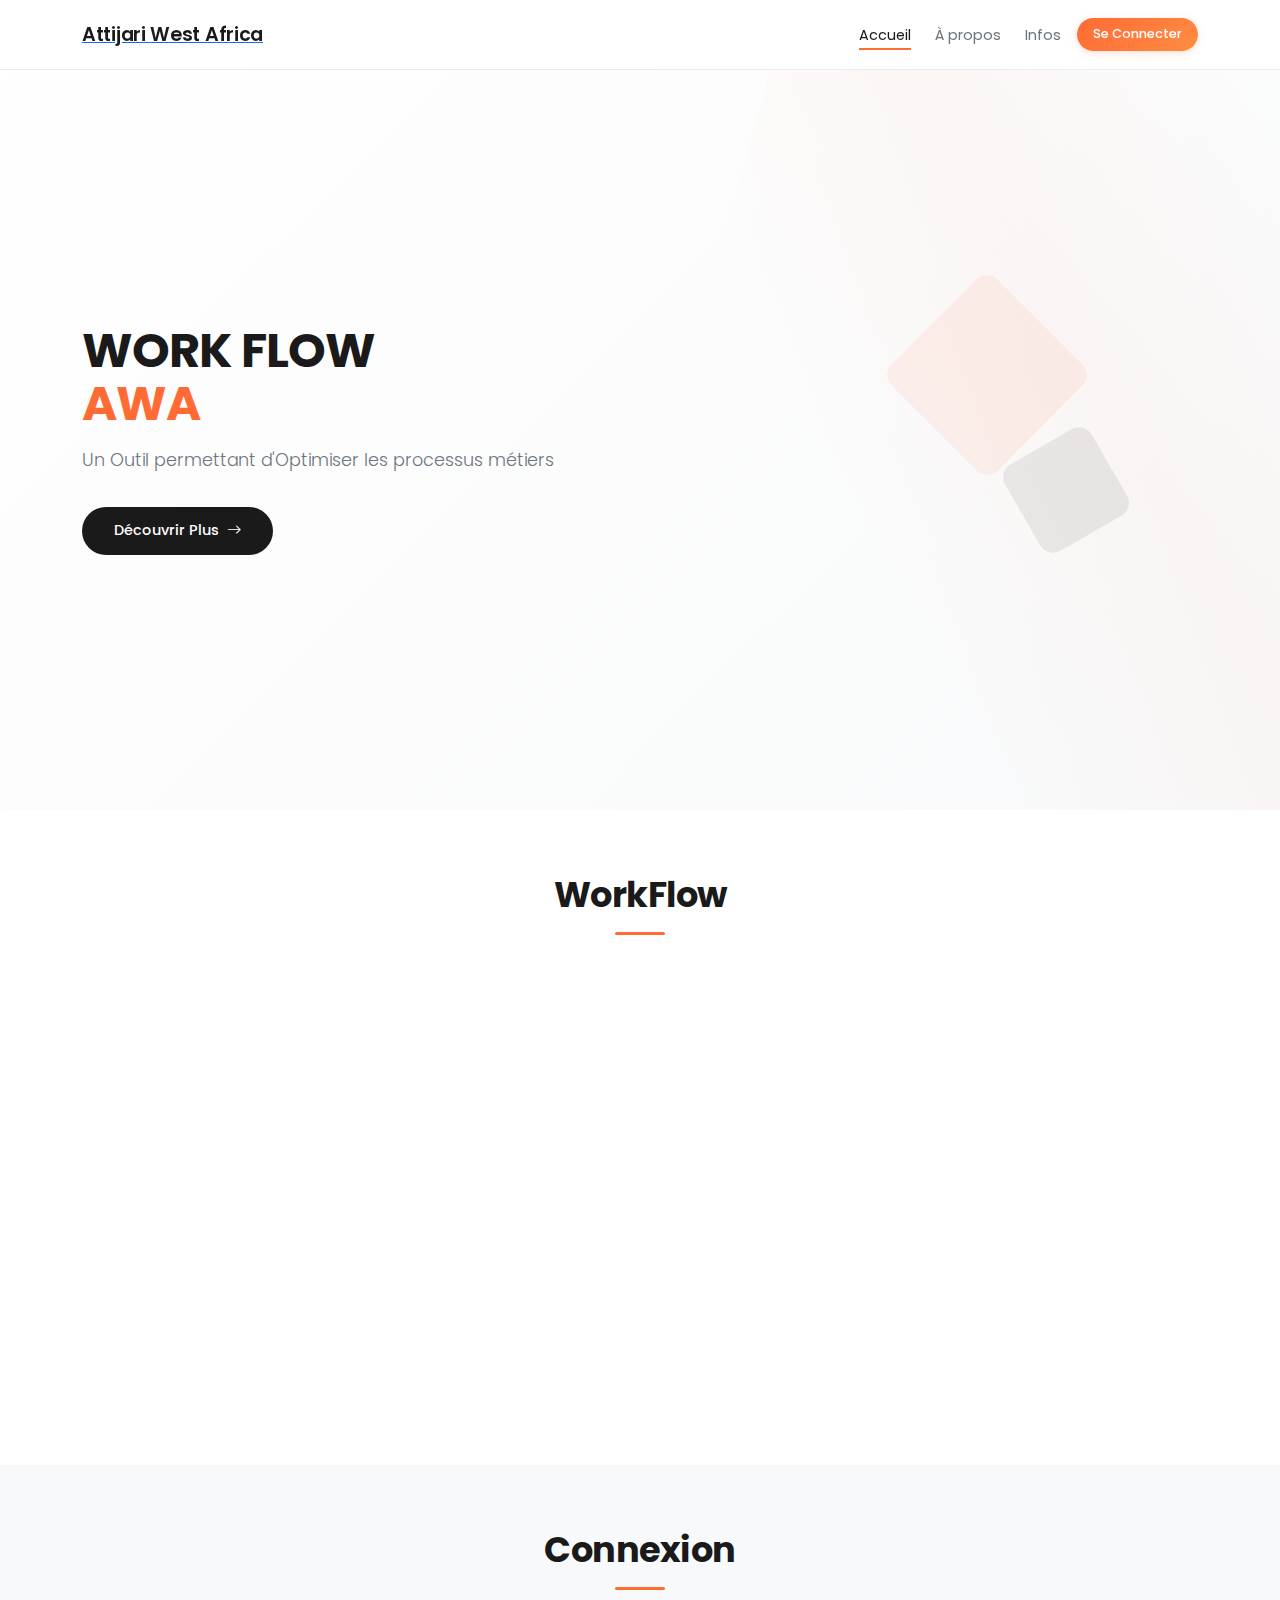
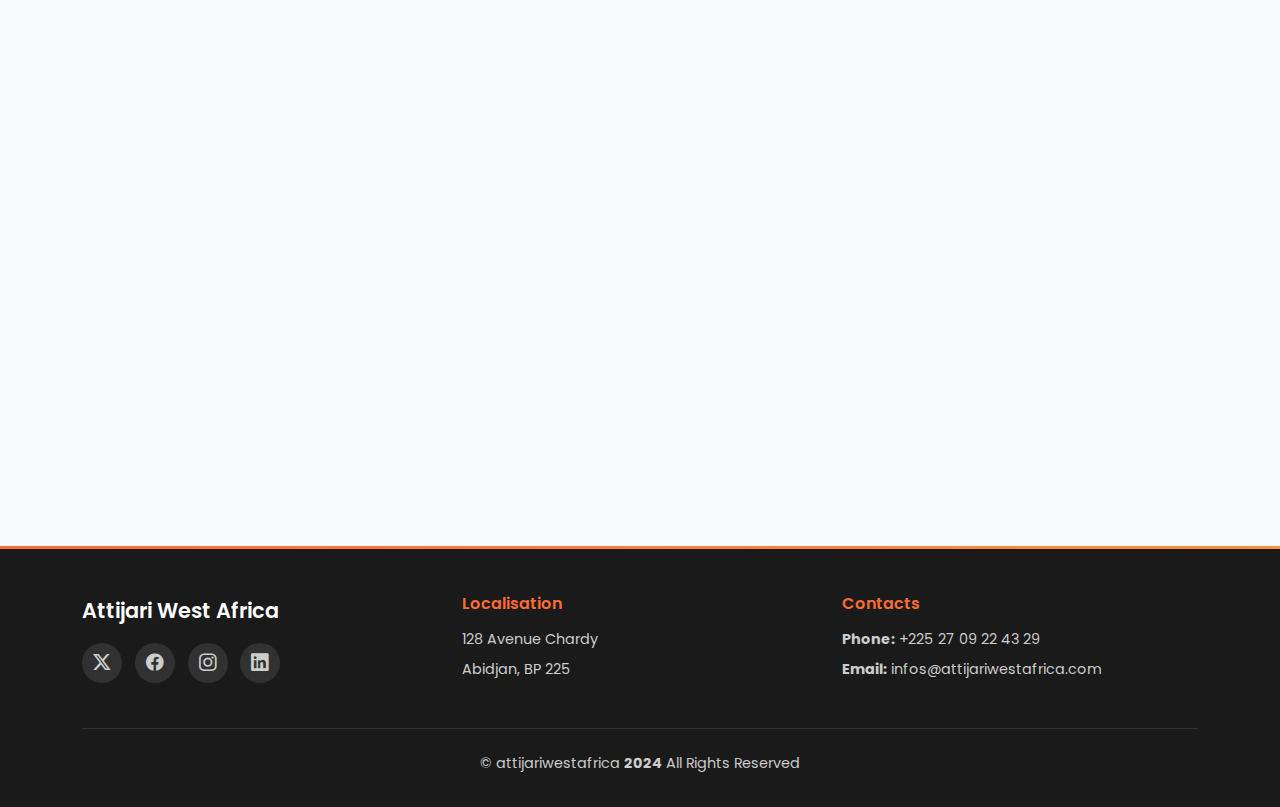
<file: frontend/index.html>
<!DOCTYPE html>
<html lang="fr">
<head>
    <meta charset="utf-8">
    <title>Index - WORK FLOW - AWA</title>
    <meta name="description" content="">
    <meta name="keywords" content="">
    <meta name="viewport" content="width=device-width, initial-scale=1">
    
    <!-- Favicon -->
    <link rel="icon" type="image/x-icon" href="data:image/svg+xml,<svg xmlns='http://www.w3.org/2000/svg' viewBox='0 0 100 100'><text y='.9em' font-size='90'>🏦</text></svg>">
    
    <!-- Bootstrap CSS -->
    <link href="https://cdn.jsdelivr.net/npm/bootstrap@5.3.0/dist/css/bootstrap.min.css" rel="stylesheet">
    <!-- Bootstrap Icons -->
    <link href="https://cdn.jsdelivr.net/npm/bootstrap-icons@1.10.0/font/bootstrap-icons.css" rel="stylesheet">
    <!-- Google Fonts -->
    <link href="https://fonts.googleapis.com/css2?family=Poppins:wght@300;400;500;600;700&display=swap" rel="stylesheet">
    
    <style>
        :root {
            --primary-orange: #ff6b35;
            --secondary-orange: #ff8c42;
            --dark-black: #1a1a1a;
            --light-gray: #f8f9fa;
            --medium-gray: #6c757d;
            --white: #ffffff;
            --border-color: #e9ecef;
            --header-height: 70px;
        }

        * {
            margin: 0;
            padding: 0;
            box-sizing: border-box;
        }

        html {
            scroll-behavior: smooth;
            scroll-padding-top: var(--header-height);
        }

        body {
            font-family: 'Poppins', sans-serif;
            line-height: 1.6;
            color: var(--dark-black);
            background-color: var(--white);
            overflow-x: hidden;
        }

        /* Header */
        .header {
            background: rgba(255, 255, 255, 0.95);
            backdrop-filter: blur(10px);
            border-bottom: 1px solid var(--border-color);
            position: fixed;
            top: 0;
            width: 100%;
            z-index: 1000;
            height: var(--header-height);
            display: flex;
            align-items: center;
            transition: all 0.3s ease;
        }

        .header.scrolled {
            background: rgba(255, 255, 255, 0.98);
            box-shadow: 0 2px 20px rgba(0,0,0,0.1);
        }

        .logo h1 {
            color: var(--dark-black);
            font-weight: 600;
            font-size: 1.2rem;
            margin: 0;
            letter-spacing: -0.3px;
        }

        .navmenu ul {
            list-style: none;
            display: flex;
            gap: 1.5rem;
            margin: 0;
            padding: 0;
            align-items: center;
        }

        .navmenu a {
            color: var(--medium-gray);
            text-decoration: none;
            font-weight: 400;
            font-size: 0.9rem;
            position: relative;
            transition: all 0.3s ease;
            padding: 0.3rem 0;
        }

        .navmenu a::after {
            content: '';
            position: absolute;
            bottom: 0;
            left: 0;
            width: 0;
            height: 2px;
            background: var(--primary-orange);
            transition: width 0.3s ease;
        }

        .navmenu a:hover,
        .navmenu a.active {
            color: var(--dark-black);
        }

        .navmenu a:hover::after,
        .navmenu a.active::after {
            width: 100%;
        }

        .cta-btn {
            background: linear-gradient(135deg, var(--primary-orange), var(--secondary-orange));
            color: var(--white) !important;
            padding: 0.4rem 1rem;
            border-radius: 20px;
            text-decoration: none;
            font-weight: 500;
            font-size: 0.8rem;
            transition: all 0.3s ease;
            box-shadow: 0 2px 8px rgba(255, 107, 53, 0.2);
            margin-left: 1rem;
        }

        .cta-btn:hover {
            transform: translateY(-1px);
            box-shadow: 0 4px 12px rgba(255, 107, 53, 0.3);
        }

        /* Hero Section */
        .hero {
            min-height: 90vh;
            display: flex;
            align-items: center;
            background: linear-gradient(135deg, var(--white) 0%, var(--light-gray) 100%);
            position: relative;
            overflow: hidden;
            padding-top: var(--header-height);
        }

        .hero::before {
            content: '';
            position: absolute;
            top: -30%;
            right: -15%;
            width: 60%;
            height: 150%;
            background: linear-gradient(45deg, transparent 30%, rgba(255, 107, 53, 0.04) 50%, transparent 70%);
            transform: rotate(15deg);
        }

        .hero-content {
            position: relative;
            z-index: 2;
        }

        .hero h2 {
            font-size: 3rem;
            font-weight: 700;
            color: var(--dark-black);
            margin-bottom: 1rem;
            line-height: 1.1;
            letter-spacing: -1px;
        }

        .hero p {
            font-size: 1.1rem;
            color: var(--medium-gray);
            margin-bottom: 2rem;
            font-weight: 300;
        }

        .btn-get-started {
            background: var(--dark-black);
            color: var(--white);
            padding: 0.8rem 2rem;
            border: none;
            border-radius: 30px;
            font-size: 0.9rem;
            font-weight: 500;
            text-decoration: none;
            display: inline-flex;
            align-items: center;
            gap: 0.5rem;
            transition: all 0.3s ease;
            position: relative;
            overflow: hidden;
        }

        .btn-get-started::before {
            content: '';
            position: absolute;
            top: 0;
            left: -100%;
            width: 100%;
            height: 100%;
            background: linear-gradient(90deg, transparent, rgba(255,255,255,0.2), transparent);
            transition: left 0.5s ease;
        }

        .btn-get-started:hover {
            transform: translateY(-2px);
            box-shadow: 0 8px 20px rgba(26, 26, 26, 0.2);
            color: var(--white);
        }

        .btn-get-started:hover::before {
            left: 100%;
        }

        .hero-visual {
            position: relative;
            height: 400px;
        }

        .hero-shapes {
            position: absolute;
            width: 100%;
            height: 100%;
        }

        .shape {
            position: absolute;
            border-radius: 15px;
            opacity: 0.08;
        }

        .shape-1 {
            width: 150px;
            height: 150px;
            background: var(--primary-orange);
            top: 15%;
            right: 25%;
            transform: rotate(45deg);
            animation: float 6s ease-in-out infinite;
        }

        .shape-2 {
            width: 100px;
            height: 100px;
            background: var(--dark-black);
            bottom: 25%;
            right: 15%;
            transform: rotate(-30deg);
            animation: float 8s ease-in-out infinite reverse;
        }

        @keyframes float {
            0%, 100% { transform: translateY(0px) rotate(45deg); }
            50% { transform: translateY(-15px) rotate(45deg); }
        }

        /* About Section */
        .about {
            padding: 4rem 0;
            background: var(--white);
        }

        .section-title {
            text-align: center;
            margin-bottom: 3rem;
        }

        .section-title h2 {
            font-size: 2.2rem;
            font-weight: 700;
            color: var(--dark-black);
            margin-bottom: 0.5rem;
            letter-spacing: -0.5px;
        }

        .section-title::after {
            content: '';
            display: block;
            width: 50px;
            height: 3px;
            background: var(--primary-orange);
            margin: 1rem auto;
            border-radius: 2px;
        }

        .about-card {
            background: var(--white);
            border-radius: 15px;
            padding: 2rem;
            box-shadow: 0 5px 25px rgba(0,0,0,0.06);
            border: 1px solid var(--border-color);
            height: 100%;
            transition: all 0.3s ease;
        }

        .about-card:hover {
            transform: translateY(-5px);
            box-shadow: 0 10px 35px rgba(0,0,0,0.1);
        }

        .about-card h3 {
            color: var(--dark-black);
            font-size: 1.4rem;
            margin-bottom: 1.5rem;
            font-weight: 600;
        }

        .about-card p {
            color: var(--medium-gray);
            font-size: 0.95rem;
            line-height: 1.6;
            margin-bottom: 1.5rem;
        }

        .about-visual {
            width: 100%;
            height: 180px;
            background: linear-gradient(135deg, var(--light-gray), var(--border-color));
            border-radius: 10px;
            display: flex;
            align-items: center;
            justify-content: center;
            margin-bottom: 1.5rem;
            position: relative;
            overflow: hidden;
        }

        .about-visual::before {
            content: '';
            position: absolute;
            top: 0;
            left: 0;
            right: 0;
            bottom: 0;
            background: linear-gradient(45deg, transparent 30%, rgba(255, 107, 53, 0.08) 50%, transparent 70%);
        }

        .about-visual i {
            font-size: 3rem;
            color: var(--primary-orange);
            z-index: 2;
            position: relative;
        }

        .feature-list {
            list-style: none;
            padding: 0;
        }

        .feature-list li {
            padding: 0.8rem 0;
            color: var(--dark-black);
            font-weight: 500;
            display: flex;
            align-items: center;
            border-bottom: 1px solid var(--border-color);
            font-size: 0.9rem;
        }

        .feature-list li:last-child {
            border-bottom: none;
        }

        .feature-list li i {
            color: var(--primary-orange);
            margin-right: 0.8rem;
            font-size: 1rem;
            width: 16px;
        }

        /* Contact/Login Section */
        .contact {
            padding: 4rem 0;
            background: var(--light-gray);
            position: relative;
        }

        .login-container {
            max-width: 450px;
            margin: 0 auto;
        }

        .login-form {
            background: var(--white);
            border-radius: 20px;
            padding: 2.5rem;
            box-shadow: 0 10px 40px rgba(0,0,0,0.08);
            border: 1px solid var(--border-color);
            position: relative;
        }

        .login-form::before {
            content: '';
            position: absolute;
            top: 0;
            left: 0;
            right: 0;
            height: 4px;
            background: linear-gradient(90deg, var(--primary-orange), var(--secondary-orange));
            border-radius: 20px 20px 0 0;
        }

        .login-form h2 {
            color: var(--dark-black);
            font-weight: 600;
            margin-bottom: 2rem;
            text-align: center;
            font-size: 1.6rem;
        }

        .form-group {
            margin-bottom: 1.5rem;
            position: relative;
        }

        .form-label {
            color: var(--dark-black);
            font-weight: 500;
            margin-bottom: 0.5rem;
            display: block;
            font-size: 0.9rem;
        }

        .form-control {
            width: 100%;
            padding: 0.8rem 1rem;
            border: 2px solid var(--border-color);
            border-radius: 10px;
            font-size: 0.9rem;
            transition: all 0.3s ease;
            background: var(--white);
        }

        .form-control:focus {
            outline: none;
            border-color: var(--primary-orange);
            box-shadow: 0 0 0 3px rgba(255, 107, 53, 0.1);
            transform: translateY(-1px);
        }

        .btn-login {
            width: 100%;
            background: linear-gradient(135deg, var(--primary-orange), var(--secondary-orange));
            border: none;
            color: var(--white);
            padding: 0.8rem 1.5rem;
            border-radius: 10px;
            font-weight: 600;
            font-size: 0.9rem;
            transition: all 0.3s ease;
            margin-bottom: 1rem;
            position: relative;
            overflow: hidden;
        }

        .btn-login::before {
            content: '';
            position: absolute;
            top: 0;
            left: -100%;
            width: 100%;
            height: 100%;
            background: linear-gradient(90deg, transparent, rgba(255,255,255,0.2), transparent);
            transition: left 0.5s ease;
        }

        .btn-login:hover {
            transform: translateY(-1px);
            box-shadow: 0 5px 20px rgba(255, 107, 53, 0.3);
        }

        .btn-login:hover::before {
            left: 100%;
        }

        .forgot-password {
            color: var(--medium-gray);
            text-decoration: none;
            font-size: 0.85rem;
            text-align: center;
            display: block;
            transition: color 0.3s ease;
        }

        .forgot-password:hover {
            color: var(--primary-orange);
        }

        /* Footer */
        .footer {
            background: var(--dark-black);
            color: var(--white);
            padding: 3rem 0 1.5rem;
            position: relative;
        }

        .footer::before {
            content: '';
            position: absolute;
            top: 0;
            left: 0;
            right: 0;
            height: 3px;
            background: linear-gradient(90deg, var(--primary-orange), var(--secondary-orange));
        }

        .footer-content {
            margin-bottom: 2rem;
        }

        .footer .sitename {
            color: var(--white);
            font-weight: 600;
            font-size: 1.3rem;
            margin-bottom: 1rem;
        }

        .footer h4 {
            color: var(--primary-orange);
            font-weight: 600;
            margin-bottom: 1rem;
            font-size: 1rem;
        }

        .footer p, .footer li {
            color: #ccc;
            margin-bottom: 0.5rem;
            font-size: 0.9rem;
            line-height: 1.5;
        }

        .footer ul {
            list-style: none;
            padding: 0;
        }

        .social-links {
            display: flex;
            gap: 0.8rem;
            margin-top: 1rem;
        }

        .social-links a {
            width: 40px;
            height: 40px;
            background: rgba(255, 255, 255, 0.1);
            color: #ccc;
            display: flex;
            align-items: center;
            justify-content: center;
            border-radius: 50%;
            transition: all 0.3s ease;
            font-size: 1.1rem;
        }

        .social-links a:hover {
            background: var(--primary-orange);
            color: var(--white);
            transform: translateY(-2px);
        }

        .copyright {
            border-top: 1px solid #333;
            padding-top: 1.5rem;
            text-align: center;
            color: #999;
            font-size: 0.85rem;
        }

        /* Mobile Navigation */
        .mobile-nav-toggle {
            display: none;
            font-size: 1.3rem;
            cursor: pointer;
            color: var(--dark-black);
        }

        /* Responsive */
        @media (max-width: 768px) {
            .navmenu ul {
                display: none;
                flex-direction: column;
                position: absolute;
                top: 100%;
                left: 0;
                right: 0;
                background: var(--white);
                box-shadow: 0 5px 20px rgba(0,0,0,0.1);
                padding: 1rem;
                gap: 0.8rem;
            }

            .navmenu ul.show {
                display: flex;
            }

            .mobile-nav-toggle {
                display: block;
            }

            .cta-btn {
                margin-left: 0;
                margin-top: 0.8rem;
                text-align: center;
                display: block;
            }

            .hero {
                min-height: 80vh;
                padding: var(--header-height) 0 2rem;
            }

            .hero h2 {
                font-size: 2.2rem;
            }

            .hero p {
                font-size: 1rem;
            }

            .hero-visual {
                height: 300px;
                margin-top: 2rem;
            }

            .login-form {
                padding: 2rem;
                margin: 0 1rem;
            }

            .section-title h2 {
                font-size: 1.8rem;
            }

            .about-card {
                padding: 1.5rem;
            }

            .about, .contact {
                padding: 3rem 0;
            }
        }

        /* Loading and Alert Styles */
        .loading {
            display: none;
        }

        .alert-custom {
            border-radius: 10px;
            border: none;
            padding: 0.8rem 1rem;
            margin-bottom: 1rem;
            font-weight: 500;
            font-size: 0.9rem;
        }

        .alert-success {
            background: linear-gradient(135deg, rgba(40, 167, 69, 0.1), rgba(40, 167, 69, 0.05));
            color: #28a745;
            border-left: 3px solid #28a745;
        }

        .alert-danger {
            background: linear-gradient(135deg, rgba(220, 53, 69, 0.1), rgba(220, 53, 69, 0.05));
            color: #dc3545;
            border-left: 3px solid #dc3545;
        }

        .spinner-border {
            color: var(--white);
        }
    </style>
</head>

<body class="index-page">
    <!-- Header -->
    <header id="header" class="header">
        <div class="container-fluid container-xl position-relative d-flex align-items-center">
            <a href="#hero" class="logo d-flex align-items-center me-auto">
                <h1 class="">Attijari West Africa</h1>
            </a>
            
            <nav id="navmenu" class="navmenu">
                <ul>
                    <li><a href="#hero" class="active">Accueil</a></li>
                    <li><a href="#about">À propos</a></li>
                    <li><a href="#footer">Infos</a></li>
                </ul>
                <i class="mobile-nav-toggle d-xl-none bi bi-list"></i>
            </nav>
            
            <a class="cta-btn" href="#connexion">Se Connecter</a>
        </div>
    </header>

    <main class="main">
        <!-- Hero Section -->
        <section id="hero" class="hero">
            <div class="container">
                <div class="row align-items-center">
                    <div class="col-lg-6">
                        <div class="hero-content">
                            <h2>WORK FLOW<br><span style="color: var(--primary-orange);">AWA</span></h2>
                            <p>Un Outil permettant d'Optimiser les processus métiers</p>
                            <a href="#about" class="btn-get-started">
                                Découvrir Plus
                                <i class="bi bi-arrow-right"></i>
                            </a>
                        </div>
                    </div>
                    <div class="col-lg-6">
                        <div class="hero-visual">
                            <div class="hero-shapes">
                                <div class="shape shape-1"></div>
                                <div class="shape shape-2"></div>
                            </div>
                        </div>
                    </div>
                </div>
            </div>
        </section>

        <!-- About Section -->
        <section id="about" class="about">
            <div class="container">
                <div class="section-title">
                    <h2>WorkFlow</h2>
                </div>

                <div class="row gy-4">
                    <div class="col-lg-6">
                        <div class="about-card">
                            <h3>Plateforme de WorkFlow Bancaire</h3>
                            <div class="about-visual">
                                <i class="bi bi-diagram-3"></i>
                            </div>
                            <p>
                                Système sécurisé d'approbation multi-niveaux pour les 
                                opérations bancaires. Optimisez votre workflow avec 
                                des mises à jour en temps réel et un suivi complet.
                            </p>
                        </div>
                    </div>
                    
                    <div class="col-lg-6">
                        <div class="about-card">
                            <h3>Fonctionnalités Avancées</h3>
                            <ul class="feature-list">
                                <li>
                                    <i class="bi bi-check-circle-fill"></i>
                                    <span>Processus d'approbation multi-niveaux</span>
                                </li>
                                <li>
                                    <i class="bi bi-check-circle-fill"></i>
                                    <span>Mises à jour en temps réel</span>
                                </li>
                                <li>
                                    <i class="bi bi-check-circle-fill"></i>
                                    <span>Gestion sécurisée des documents</span>
                                </li>
                                <li>
                                    <i class="bi bi-check-circle-fill"></i>
                                    <span>Historique complet des opérations</span>
                                </li>
                            </ul>
                        </div>
                    </div>
                </div>
            </div>
        </section>

        <!-- Contact/Login Section -->
        <section id="connexion" class="contact">
            <div class="container">
                <div class="section-title">
                    <h2>Connexion</h2>
                </div>

                <div class="login-container">
                    <div id="alert-container"></div>
                    
                    <form id="loginForm" class="login-form">
                        <h2>Accès Sécurisé</h2>
                        
                        <div class="form-group">
                            <label for="username" class="form-label">Identifiant</label>
                            <input type="text" class="form-control" id="username" name="username" 
                                   placeholder="Votre identifiant" required>
                        </div>
                        
                        <div class="form-group">
                            <label for="password" class="form-label">Mot de passe</label>
                            <input type="password" class="form-control" id="password" name="password" 
                                   placeholder="Votre mot de passe" required>
                        </div>
                        
                        <button type="submit" class="btn-login">
                            <span class="btn-text">Se Connecter</span>
                            <div class="loading">
                                <div class="spinner-border spinner-border-sm" role="status">
                                    <span class="visually-hidden">Loading...</span>
                                </div>
                            </div>
                        </button>
                        
                        <a href="#" class="forgot-password">Mot de passe oublié ?</a>
                    </form>
                </div>
            </div>
        </section>
    </main>

    <!-- Footer -->
    <footer id="footer" class="footer">
        <div class="container">
            <div class="footer-content">
                <div class="row gy-4">
                    <div class="col-lg-4 col-md-6">
                        <div class="sitename">Attijari West Africa</div>
                        <div class="social-links">
                            <a href="#"><i class="bi bi-twitter-x"></i></a>
                            <a href="#"><i class="bi bi-facebook"></i></a>
                            <a href="#"><i class="bi bi-instagram"></i></a>
                            <a href="#"><i class="bi bi-linkedin"></i></a>
                        </div>
                    </div>
                    
                    <div class="col-lg-4 col-md-3">
                        <h4>Localisation</h4>
                        <ul>
                            <li><p>128 Avenue Chardy</p></li>
                            <li><p>Abidjan, BP 225</p></li>
                        </ul>
                    </div>
                    
                    <div class="col-lg-4 col-md-3">
                        <h4>Contacts</h4>
                        <ul>
                            <li><p><strong>Phone:</strong> +225 27 09 22 43 29</p></li>
                            <li><p><strong>Email:</strong> infos@attijariwestafrica.com</p></li>
                        </ul>
                    </div>
                </div>
            </div>
            
            <div class="copyright">
                <p>© <span>attijariwestafrica</span> <strong>2024</strong> <span>All Rights Reserved</span></p>
            </div>
        </div>
    </footer>

    <!-- Bootstrap JS -->
    <script src="https://cdn.jsdelivr.net/npm/bootstrap@5.3.0/dist/js/bootstrap.bundle.min.js"></script>
    
    <script>
        //const API_URL = "http://127.0.0.1:8000/api";
        const API_URL = "https://workflow-awa.onrender.com/api";
        // Header scroll effect
        window.addEventListener('scroll', function() {
            const header = document.querySelector('.header');
            if (window.scrollY > 50) {
                header.classList.add('scrolled');
            } else {
                header.classList.remove('scrolled');
            }
        });

        // Mobile navigation toggle
        document.querySelector('.mobile-nav-toggle').addEventListener('click', function() {
            const navmenu = document.querySelector('.navmenu ul');
            navmenu.classList.toggle('show');
        });

        // Smooth scrolling with offset for fixed header
        document.querySelectorAll('a[href^="#"]').forEach(anchor => {
            anchor.addEventListener('click', function (e) {
                e.preventDefault();
                const targetId = this.getAttribute('href');
                const targetElement = document.querySelector(targetId);
                
                if (targetElement) {
                    const headerHeight = document.querySelector('.header').offsetHeight;
                    const targetPosition = targetElement.offsetTop - headerHeight;
                    
                    window.scrollTo({
                        top: targetPosition,
                        behavior: 'smooth'
                    });
                }
            });
        });

        // Active navigation with proper offset
        window.addEventListener('scroll', function() {
            const sections = document.querySelectorAll('section[id]');
            const navLinks = document.querySelectorAll('.navmenu a');
            const headerHeight = document.querySelector('.header').offsetHeight;
            
            let current = '';
            sections.forEach(section => {
                const sectionTop = section.offsetTop - headerHeight - 50;
                const sectionBottom = sectionTop + section.offsetHeight;
                
                if (window.pageYOffset >= sectionTop && window.pageYOffset < sectionBottom) {
                    current = section.getAttribute('id');
                }
            });

            navLinks.forEach(link => {
                link.classList.remove('active');
                if (link.getAttribute('href') === '#' + current) {
                    link.classList.add('active');
                }
            });
        });

        // Alert function
        function showAlert(message, type = 'danger') {
            const alertContainer = document.getElementById('alert-container');
            const alertDiv = document.createElement('div');
            alertDiv.className = `alert alert-${type} alert-custom`;
            alertDiv.innerHTML = `
                <i class="bi bi-${type === 'success' ? 'check-circle' : 'exclamation-triangle'}"></i>
                ${message}
            `;
            
            alertContainer.innerHTML = '';
            alertContainer.appendChild(alertDiv);
            
            setTimeout(() => {
                alertDiv.remove();
            }, 5000);
        }

        // Loading state
        function setLoading(isLoading) {
            const btnText = document.querySelector('.btn-text');
            const loading = document.querySelector('.loading');
            const submitBtn = document.querySelector('button[type="submit"]');
            
            if (isLoading) {
                btnText.style.display = 'none';
                loading.style.display = 'inline-block';
                submitBtn.disabled = true;
            } else {
                btnText.style.display = 'inline';
                loading.style.display = 'none';
                submitBtn.disabled = false;
            }
        }

        // Login form
        document.getElementById('loginForm').addEventListener('submit', async function(e) {
            e.preventDefault();
            await login();
        });

        async function login() {
            localStorage.removeItem("token");
            
            let username = document.getElementById("username").value.trim();
            let password = document.getElementById("password").value.trim();
            
            if (!username || !password) {
                showAlert("Veuillez remplir correctement le formulaire", 'danger');
                return;
            }

            setLoading(true);

            try {
                const response = await fetch(`${API_URL}/login/`, {
                    method: "POST",
                    headers: { "Content-Type": "application/json" },
                    body: JSON.stringify({username, password}),
                });
                
                if (!response.ok) {
                    throw new Error(`Erreur HTTP : ${response.status}`);
                }
                
                const data = await response.json();
                const token = data.access_token;
                localStorage.setItem("token", token);
                
                showAlert("Connexion réussie ! Redirection en cours...", 'success');
                
                await new Promise(resolve => setTimeout(resolve, 2000));
                
                const role = await checkUserRole();
                if (role) {
                    if (role === "user") {
                        window.location.href = 'acceuil.html';
                    } else {
                        window.location.href = 'admin_acceuil.html';
                    }
                }
                
            } catch (error) {
                console.error('Erreur FETCH :', error);
                showAlert("Erreur de connexion. Vérifiez vos identifiants.", 'danger');
            } finally {
                setLoading(false);
            }
        }

        async function checkUserRole() {
            const token = localStorage.getItem("token");
            
            if (!token) {
                console.error("Aucun token trouvé dans localStorage");
                return null;
            }

            try {
                const response = await fetch(`${API_URL}/users/me/`, {
                    method: "GET",
                    headers: {
                        Authorization: "Bearer " + token,
                        "Content-Type": "application/json",
                    },
                });

                if (!response.ok) {
                    throw new Error(`Erreur HTTP : ${response.status} ${response.statusText}`);
                }

                const data = await response.json();
                const user = data.result;

                if (!user || !user.username || user.id_niv_hab === undefined) {
                    throw new Error("Données utilisateur invalides");
                }

                console.log("Utilisateur récupéré :", user);
                return user.id_niv_hab === 4 ? "admin" : "user";
                
            } catch (error) {
                console.error("Erreur lors de la vérification du rôle :", error);
                return null;
            }
        }

        // Intersection Observer for animations
        const observerOptions = {
            threshold: 0.1,
            rootMargin: '0px 0px -30px 0px'
        };

        const observer = new IntersectionObserver(function(entries) {
            entries.forEach(entry => {
                if (entry.isIntersecting) {
                    entry.target.style.opacity = '1';
                    entry.target.style.transform = 'translateY(0)';
                }
            });
        }, observerOptions);

        // Observe elements for animation
        document.querySelectorAll('.about-card, .login-form').forEach(el => {
            el.style.opacity = '0';
            el.style.transform = 'translateY(20px)';
            el.style.transition = 'opacity 0.6s ease, transform 0.6s ease';
            observer.observe(el);
        });
    </script>
</body>
</html>
</file>
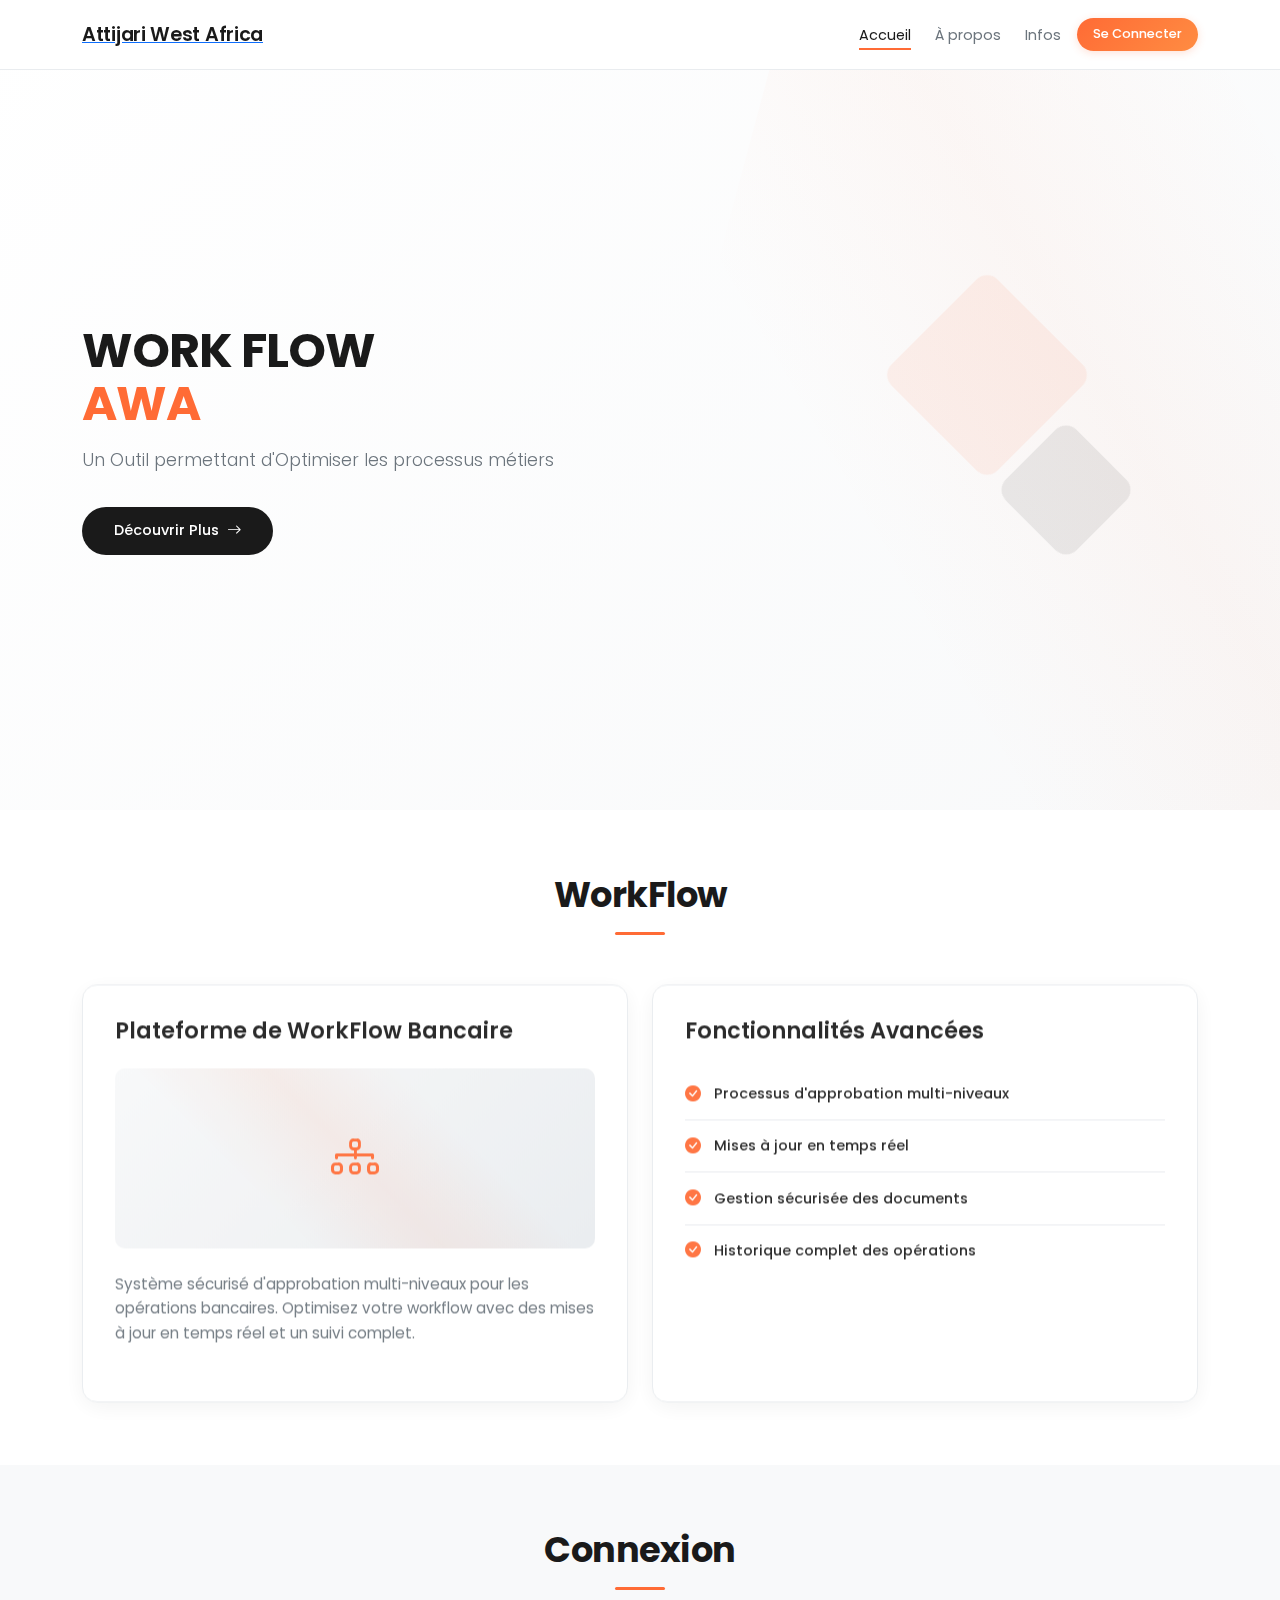
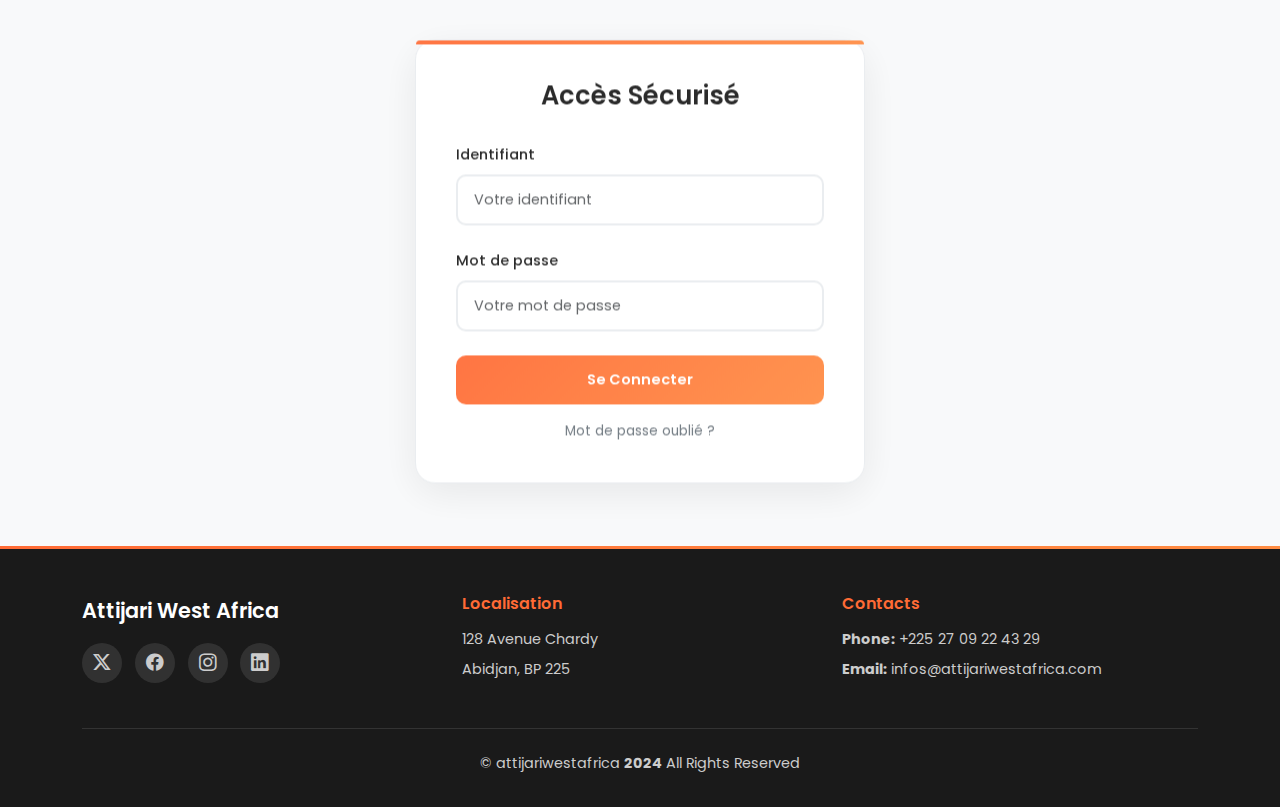
<file: frontend/acceuil.html>
<!DOCTYPE html>

<html lang="fr" class="material-style layout-fixed">

<head>
    <title>Accueil</title>

    <meta charset="utf-8">
    <meta http-equiv="X-UA-Compatible" content="IE=edge" />
    <meta name="viewport" content="width=device-width, initial-scale=1.0, user-scalable=no, minimum-scale=1.0, maximum-scale=1.0">
    <meta name="description" content="" />
    <meta name="keywords" content="">
    <meta name="author" content="" />
    <link rel="icon" type="image/x-icon" href="">

    <!-- Google fonts -->
    <link href="" rel="stylesheet">

    <!-- Favicons -->
    <link rel="icon" type="image/x-icon" href="images/sib_logo.PNG">

    <!-- Icon fonts -->
    <link rel="stylesheet" href= "assets/assets_user/fonts/fontawesome.css">
    <link rel="stylesheet" href= "assets/assets_user/fonts/ionicons.css">
    <link rel="stylesheet" href= "assets/assets_user/fonts/linearicons.css">
    <link rel="stylesheet" href= "assets/assets_user/fonts/open-iconic.css">
    <link rel="stylesheet" href= "assets/assets_user/fonts/pe-icon-7-stroke.css">
    <link rel="stylesheet" href= "assets/assets_user/fonts/feather.css">
  
    <!-- Core stylesheets -->
    <link rel="stylesheet" href= "assets/assets_user/css/bootstrap-material.css">
    <link rel="stylesheet" href= "assets/assets_user/css/shreerang-material.css">
    <link rel="stylesheet" href= "assets/assets_user/css/uikit.css">
  
    <!-- Libs -->
    <link rel="stylesheet" href= "assets/assets_user/libs/perfect-scrollbar/perfect-scrollbar.css">
     <!--<link rel="stylesheet" href= "assets/assets_user/libs/flot/flot.css"> -->
    <link rel="stylesheet" href="css/design.css">

    <style>
        body {
            background: #f7f6f3;
            min-height: 100vh;
            font-family: 'Segoe UI', Tahoma, Geneva, Verdana, sans-serif;
        }
        .card.card-hover {
            border-radius: 18px;
            background: #fff;
            box-shadow: 0 2px 12px rgba(234,88,12,0.10);
            border: 1.5px solid #f3e7de;
            position: relative;
            overflow: visible;
            transition: box-shadow 0.2s, transform 0.2s;
        }
        .card.card-hover:hover {
            box-shadow: 0 8px 32px rgba(234,88,12,0.16);
            transform: translateY(-2px) scale(1.01);
        }
        .card-title {
            font-weight: 700;
            color: #ea580c;
            margin-bottom: 0.5rem;
            letter-spacing: 0.5px;
        }
        .card-text {
            font-size: 2.1rem;
            font-weight: 800;
            color: #222;
        }
        .card-body::before {
            content: '';
            display: block;
            width: 38px;
            height: 38px;
            background: #fff7f0;
            border-radius: 50%;
            position: absolute;
            top: -18px;
            left: 18px;
            box-shadow: 0 2px 8px #ea580c22;
        }
        .btn-primary, .btn-info {
            border-radius: 20px;
            font-weight: 600;
            padding: 7px 22px;
            background: #fff;
            color: #ea580c;
            border: 2px solid #ea580c;
            box-shadow: 0 1px 4px #ea580c11;
            transition: background 0.2s, color 0.2s, box-shadow 0.2s;
        }
        .btn-primary:hover, .btn-info:hover {
            background: #ea580c;
            color: #fff;
            box-shadow: 0 4px 16px #ea580c33;
        }
        .table.card-table {
            border-radius: 14px;
            overflow: hidden;
            background: #fff;
            box-shadow: 0 2px 8px #ea580c11;
        }
        .table.card-table thead tr {
            background: #ea580c;
            color: #fff;
            font-weight: 700;
        }
        .table.card-table tbody tr:nth-child(even) {
            background: #fff7f0;
        }
        .table.card-table tbody tr:hover {
            background: #ffe5cc;
        }
        .badge, .custom-badge {
            background: #fff;
            color: #ea580c;
            border-radius: 50px;
            font-size: 13px;
            padding: 3px 12px;
            margin-left: 8px;
            font-weight: 700;
            border: 1.5px solid #ea580c;
            box-shadow: 0 1px 4px #ea580c22;
            animation: badgeBounce 0.8s;
            position: relative;
            top: -2px;
        }
        @keyframes badgeBounce {
            0% { transform: scale(0.7); }
            60% { transform: scale(1.15); }
            100% { transform: scale(1); }
        }
        .navbar-search-input input {
            border-radius: 18px !important;
            border: 2px solid #ea580c !important;
            background: #fff !important;
            font-weight: 600;
            color: #ea580c;
            box-shadow: 0 1px 4px #ea580c11;
            margin-right: 10px;
            padding: 7px 16px;
            transition: border 0.2s, box-shadow 0.2s;
        }
        .navbar-search-input input:focus {
            border: 2.5px solid #ea580c !important;
            background: #fff7f0 !important;
            box-shadow: 0 4px 16px #ea580c22;
        }
        @media (max-width: 900px) {
            .card.card-hover, .card {
                margin-bottom: 18px;
            }
            .table.card-table {
                font-size: 0.97rem;
            }
        }
        @media (max-width: 600px) {
            .card-title, .card-text {
                font-size: 1.1rem;
            }
            .table.card-table {
                font-size: 0.85rem;
            }
            .navbar-search-input input {
                font-size: 0.95rem;
                padding: 6px 10px;
            }
        }

        
    </style>

    <!-- Pop-up alerte nouvelle demande à valider -->
    <style>
        #popup-nouvelle-demande {
            display: none;
            position: fixed;
            z-index: 9999;
            left: 0; right: 0; top: 0; bottom: 0;
            background: rgba(0,0,0,0.35);
        }
        #popup-nouvelle-demande .popup-content {
            background: #fff;
            border-radius: 18px;
            box-shadow: 0 8px 32px #ea580c33;
            max-width: 400px;
            margin: 120px auto;
            padding: 32px 24px 24px 24px;
            text-align: center;
            border: 2px solid #ea580c;
        }
        #popup-nouvelle-demande .popup-title {
            color: #ea580c;
            font-size: 1.4rem;
            font-weight: bold;
            margin-bottom: 12px;
        }
        #popup-nouvelle-demande .popup-btn {
            background: #ea580c;
            color: #fff;
            border: none;
            border-radius: 20px;
            padding: 8px 28px;
            font-size: 1.1rem;
            font-weight: 600;
            margin-top: 18px;
            cursor: pointer;
            box-shadow: 0 2px 8px #ea580c22;
        }
        #popup-nouvelle-demande .popup-btn:hover {
            background: #d45a0b;
        }

        .compteur-demandes {
            /* Typographie et alignement */
            font-family: system-ui, -apple-system, BlinkMacSystemFont, 'Segoe UI', Roboto, sans-serif;
            font-weight: 700;              /* bold */
            font-size: 2rem;               /* ≈ 32px – ajuste selon ton design */
            line-height: 1.2;
            text-align: center;
            
            /* Dimensions et espacement */
            display: inline-block;
            min-width: 90px;               /* évite les sauts de layout quand le nombre change */
            padding: 0.5rem 1rem;
            margin: 0.5rem 0;
            
            /* Couleurs et fond */
            color: #198754;                /* vert success Bootstrap */
            background-color: rgba(25, 135, 84, 0.08);   /* fond très léger */
            border: 1px solid rgba(25, 135, 84, 0.25);
            border-radius: 0.75rem;        /* coins arrondis modernes */

            /* Effets subtils */
            box-shadow: 0 2px 6px rgba(0, 0, 0, 0.08);
            transition: all 0.25s ease;
        }
    </style>


</head>

<body>
    <!-- [ Preloader ] Start -->
    <div class="page-loader">
        <div class="bg-primary"></div>
    </div>
    <!-- [ Preloader ] End -->

    <!-- [ Layout wrapper ] Start -->
    <div class="layout-wrapper layout-2">
        <div class="layout-inner">
            <!-- [ Layout sidenav ] Start -->
            <div id="layout-sidenav" class="layout-sidenav sidenav sidenav-vertical bg-white logo-dark">
                <!-- Brand demo (see assets/css/demo/demo.css) -->
                <div class="app-brand demo">
                    <span class="app-brand-logo demo">
                      <img src="images/sib_logo.PNG" alt="Brand Logo" class="img-fluid">
                    </span>
                    <a href="acceuil.html" class="app-brand-text demo sidenav-text font-weight-normal ml-2">WORKFLOW - AWA</a>
                    <a href="javascript:" class="layout-sidenav-toggle sidenav-link text-large ml-auto">
                        <i class="ion ion-md-menu align-middle"></i>
                    </a>
                </div>
                <div class="sidenav-divider mt-0"></div>

                <!-- Links -->
                <ul class="sidenav-inner py-1">

                    <!-- Dashboards -->
                    <li class="sidenav-item active">
                        <a href="acceuil.html" class="sidenav-link">
                            <i class="sidenav-icon feather icon-home"></i>
                            <div>Accueil</div>
                            <div class="pl-1 ml-auto">
                                <div class="badge badge-danger"></div>
                            </div>
                        </a>
                    </li>

                    <!-- Layouts -->


                    <!-- Forms & Tables -->
                    <li class="sidenav-divider mb-1"></li>

                    <li class="sidenav-item">
                      <a href="javascript:" class="sidenav-link sidenav-toggle font-weight-semibold">
                          <i class=""></i>
                          <div>Menu</div>
                      </a>
                      <ul class="sidenav-menu">
                        <li id="intro_dmd" class="sidenav-item">
                          <a href="introduire_demandes.html" class="sidenav-link">
                            <i class="sidenav-icon feather icon-clipboard"></i>
                            <div>Introduire demande</div>
                          </a>
                        </li>
                        <li id="consult_dmd" class="sidenav-item">
                          <a href="consulter_demandes.html" class="sidenav-link">
                            <i class="sidenav-icon feather icon-grid"></i>
                            <div>Consulter mes demandes</div>
                          </a>
                        </li>
                        <li id="valid_dmd" class="sidenav-item">
                            <a href="demandes_validation.html" class="sidenav-link">
                              <i class="sidenav-icon feather icon-lock"></i>
                              <div>Valider des demandes</div>
                            </a>
                        </li>
                        <li id="valid_dmd_ggrg" class="sidenav-item">
                            <a href="ggrg_demandes_validation.html" class="sidenav-link">
                              <i class="sidenav-icon feather icon-lock"></i>
                              <div>Valider des demandes</div>
                            </a>
                        </li>
                        <li id="stats_dmd" class="sidenav-item">
                            <a href="statistiques.html" class="sidenav-link">
                              <i class="bi bi-bar-chart"></i>
                              <div>   Statistiques</div>
                            </a>
                        </li>
                      </ul>
                    </li>

                    <!--  Icons -->


                    <!-- Pages -->
                    <li class="sidenav-divider mb-1"></li>

                    <li class="sidenav-item">
                        <a href="pages_authentication_login-v1.html" class="sidenav-link">
                            <i class="sidenav-icon feather icon-lock"></i>
                            <div>Login</div>
                        </a>
                    </li>
                    <li class="sidenav-item">
                        <a href="pages_authentication_register-v1.html" class="sidenav-link">
                            <i class="sidenav-icon feather icon-user"></i>
                            <div>Signup</div>
                        </a>
                    </li>
                    <li class="sidenav-item">
                        <a href="pages_faq.html" class="sidenav-link">
                            <i class="sidenav-icon feather icon-anchor"></i>
                            <div>FAQ</div>
                        </a>
                    </li>
                </ul>
            </div>
            <!-- [ Layout sidenav ] End -->


            <!-- [ Layout container ] Start -->
            <div class="layout-container">
                <!-- [ Layout navbar ( Header ) ] Start -->
                <nav class="layout-navbar navbar navbar-expand-lg align-items-lg-center bg-dark container-p-x" id="layout-navbar">

                    <div class="navbar-collapse collapse" id="layout-navbar-collapse">
                        <!-- Divider -->
                        <div class="navbar-nav align-items-lg-center ml-auto">

                            <!-- Divider -->
                            <div class="nav-item d-none d-lg-block text-big font-weight-light line-height-1 opacity-25 mr-3 ml-1">|</div>
                            <div class="demo-navbar-user nav-item dropdown">
                                <a class="nav-link dropdown-toggle" href="#" data-toggle="dropdown">
                                    <span class="d-inline-flex flex-lg-row-reverse align-items-center align-middle">
                                        <img src="images/avatar.png" alt class="d-block ui-w-30 rounded-circle">
                                        <span id="user_id" class="px-1 mr-lg-2 ml-2 ml-lg-0"></span>
                                    </span>
                                </a>
                                <div class="dropdown-menu dropdown-menu-right">
                                    <a href="javascript:" class="dropdown-item">
                                        <i class="feather icon-user text-muted"></i> &nbsp; My profile</a>
                                    <a href="javascript:" class="dropdown-item">
                                        <i class="feather icon-mail text-muted"></i> &nbsp; Messages</a>
                                    <a href="javascript:" class="dropdown-item">
                                        <i class="feather icon-settings text-muted"></i> &nbsp; Account settings</a>
                                    <div class="dropdown-divider"></div>
                                    
                                      <a href="" class="dropdown-item">
                                        <i class="feather icon-power text-danger"></i> &nbsp;
                                        <input type="button" onclick="logout()" name="" value="Déconnexion">
                                      </a>
                                   
                                </div>
                            </div>
                        </div>
                    </div>
                </nav>
                <!-- [ Layout navbar ( Header ) ] End -->

                <!-- [ Layout content ] Start -->
                <div class="layout-content">

                    <!-- [ content ] Start -->
                    <div class="container-fluid flex-grow-1 container-p-y">
                        <h4 class="font-weight-bold py-3 mb-0">Demandes</h4>
                        <div class="text-muted small mt-0 mb-4 d-block breadcrumb">
                            
                        </div>
                        <div class="row">
                            <!-- 1st row Start -->
                            <div class="">
                                <div class="row">
                                    <div class="col-md-4 col-lg-4 mb-4">
                                        <div class="card card-hover">
                                            <div class="card-body">
                                                <h5 class="card-title">Demande en Validation GGR Local</h5>
                                                <p class="compteur-demandes text-success" id="id_ggrl">0</p>
                                            </div>
                                        </div>
                                    </div>
                                    <div class="col-md-4 col-lg-4 mb-4">
                                        <div class="card card-hover">
                                            <div class="card-body">
                                                <h5 class="card-title">Demandes en cloturées</h5>
                                                 <p class="compteur-demandes text-success" id="id_dc">0</p>
                                            </div>
                                        </div>
                                    </div>

                                    <div class="col-md-4 col-lg-4 mb-4">
                                        <div class="card card-hover">
                                            <div class="card-body">
                                                <h5 class="card-title">Demandes en Validation FO Group</h5>
                                                <p class="compteur-demandes text-success" id="id_fog">0</p>

                                            </div>
                                        </div>
                                    </div>

                                    <div class="col-md-4 col-lg-4 mb-4">
                                        <div class="card card-hover">
                                            <div class="card-body">
                                                <h5 class="card-title">Demande en Validation DG Local</h5>
                                                <p class="compteur-demandes text-success" id="id_dgl">0</p>
                                            </div>
                                        </div>
                                    </div>

                                    <div class="col-md-4 col-lg-4 mb-4">
                                        <div class="card card-hover">
                                            <div class="card-body">
                                                <h5 class="card-title">Demande en Validation AWA</h5>
                                                <p class="compteur-demandes text-success" id="id_awa">0</p>
                                            </div>
                                        </div>
                                    </div>

                                    <div class="col-md-4 col-lg-4 mb-4">
                                        <div class="card card-hover">
                                            <div class="card-body">
                                                <h5 class="card-title">Demande en Validation GGR Group</h5>
                                                <p class="compteur-demandes text-success" id="id_ggrg">0</p>
                                            </div>
                                        </div>
                                    </div>

                                  
                                </div>
                            </div>

                            <!-- 1st row Start -->
                        </div>

                        <div class="row">
                            <!-- 3rd row Start -->

                            <div style="height: 310px" id="tasks-inner"></div>

                            <div class="col-xl-12">
                                <div class="card mb-4">

                                    <div class="card-header with-elements pb-0">
                                        <div class="navbar-nav align-items-lg-center ">    
                                            <div class=row>
                                                <label class="nav-item navbar-text navbar-search-box p-0 active">
                                                    <i class="feather icon-search navbar-icon align-middle"></i>
                                                    <span class="navbar-search-input pl-2">
                                                    <input type="text" class="form-control navbar-text mx-2" id="filterbanque" placeholder="Filtrer par Banque">
                                                    </span>
                                                </label>     
                                                <label class="nav-item navbar-text navbar-search-box p-0 active">
                                                    <i class="feather icon-search navbar-icon align-middle"></i>
                                                    <span class="navbar-search-input pl-2">
                                                    <input type="text" class="form-control navbar-text mx-2" id="filterEntity" placeholder="Filtrer par Entité">
                                                    </span>
                                                </label>
                                                <label class="nav-item navbar-text navbar-search-box p-0 active">
                                                    <i class="feather icon-search navbar-icon align-middle"></i>
                                                    <span class="navbar-search-input pl-2">
                                                    <input type="text" class="form-control navbar-text mx-2" id="filterType" placeholder="Filtrer par Type">
                                                    </span>
                                                </label>
                                                <label class="nav-item navbar-text navbar-search-box p-0 active">
                                                    <i class="feather icon-search navbar-icon align-middle"></i>
                                                    <span class="navbar-search-input pl-2">
                                                    <input type="text" class="form-control navbar-text mx-2" id="filterConterpart" placeholder="Filtrer par Contrepartie">
                                                    </span>
                                                </label>
                                                <label class="nav-item navbar-text navbar-search-box p-0 active">
                                                    <i class="feather icon-search navbar-icon align-middle"></i>
                                                    <span class="navbar-search-input pl-2">
                                                    <input type="text" class="form-control navbar-text mx-2" id="filterdate" placeholder="Filtrer par date ">
                                                    </span>
                                                </label>
                                               
                                            </div>
                                        </div>    
                                        <div class="card-header-elements ml-auto p-0">
                                            <ul class="nav nav-tabs">
                                                <li class="nav-item" id="dmd-intro">
                                                    <a class="nav-link active" data-toggle="tab" href="#demande-intro">Demandes Introduites</a>
                                                </li>
                                               
                                            </ul>
                                        </div>
                                    </div>
                                    
                                    <div class="nav-tabs-top">
                                        <div class="tab-content">
                                            <div class="tab-pane fade show active" id="demande-intro">
                                                <div style="height: 330px" id="tab-table-1">
                                                    <table class="table table-hover card-table">
                                                        <thead>
                                                            <tr>
                                                                <th style="font-weight: bold;">Banque</th>
                                                                <th style="font-weight: bold;">Entité</th>
                                                                <th style="font-weight: bold;">Type de demande</th>
                                                                <th style="font-weight: bold;">Contrepartie</th>
                                                                <th style="font-weight: bold;">Date / Heure</th>
                                                                <th style="font-weight: bold;">Niveau validation</th>
                                                                <th style="font-weight: bold;"> </th>
                                                                <th style="font-weight: bold;"> </th>
                                                            </tr>
                                                        </thead>
                                                        <tbody id="demandes_inserer">


                                                        </tbody>
                                                    </table>
                                                </div>
                                                <a href="javascript:" class="card-footer d-block text-center text-dark small font-weight-semibold"></a>
                                            </div>

                                            
                                            
                                        </div>
                                    </div>
                                </div>
                            </div>
                            <!-- 3rd row Start -->
                        </div>

					</div>
                    <!-- [ content ] End -->

                    <!-- [ Layout footer ] Start -->
                    <nav class="layout-footer footer bg-white">
                        <div class="container-fluid d-flex flex-wrap justify-content-between text-center container-p-x pb-3">
                            <div class="pt-3">
                                <span class="footer-text font-weight-semibold">&copy; <a href="" class="footer-link" target="_blank">Attijariwestafrica</a></span>
                            </div>
                            <div>
                                <a href="javascript:" class="footer-link pt-3">About Us</a>
                                <a href="javascript:" class="footer-link pt-3 ml-4">Help</a>
                                <a href="javascript:" class="footer-link pt-3 ml-4">Contact</a>
                                <a href="javascript:" class="footer-link pt-3 ml-4">Terms &amp; Conditions</a>
                            </div>
                        </div>
                    </nav>
                    <!-- [ Layout footer ] End -->
                </div>
                <!-- [ Layout content ] Start -->
            </div>
            <!-- [ Layout container ] End -->
        </div>
        <!-- Overlay -->
        <div class="layout-overlay layout-sidenav-toggle"></div>
    </div>
    
    <!-- Pop-up nouvelle demande à valider -->
    <!-- 
    <div id="popup-nouvelle-demande">
        <div class="popup-content">
            <div class="popup-title">Nouvelle demande à valider !</div>
            <div id="popup-demande-details" style="margin-bottom:10px;"></div>
            <button class="popup-btn" onclick="closePopupDemande()">OK</button>
        </div>
    </div>
        
    -->
    
</body>

<!-- Core scripts -->
    <script src= "assets/assets_user/js/pace.js"></script>
    <script src= "assets/assets_user/js/jquery-3.3.1.min.js"></script>
    <script src= "assets/assets_user/libs/popper/popper.js"></script>
    <script src= "assets/assets_user/js/bootstrap.js"></script>
    <script src= "assets/assets_user/js/sidenav.js"></script>
    <script src= "assets/assets_user/js/layout-helpers.js"></script>
    <script src= "assets/assets_user/js/material-ripple.js"></script>

    <!-- Libs -->
    <script src= "assets/assets_user/libs/perfect-scrollbar/perfect-scrollbar.js"></script>
    <script src= "assets/assets_user/libs/eve/eve.js"></script>
    <script src= "assets/assets_user/libs/flot/curvedLines.js"></script>
    <script src= "assets/assets_user/libs/chart-am4/core.js"></script>
    <script src= "assets/assets_user/libs/chart-am4/charts.js"></script>
    <!-- <script src= "assets/assets_user/libs/chart-am4/animated.js"></script> -->

    <!-- Demo -->
    <script src= "assets/assets_user/js/demo.js"></script><script src="assets/assets_user/js/analytics.js"></script>
    <script src= "assets/assets_user/js/pages/dashboards_index.js"></script>
    <script src="js/design.js"></script>
    

    <script>

        //const API_URL = "http://127.0.0.1:8000/api";
        const API_URL = "https://workflow-awa.onrender.com/api";

        // --- Système d'alerte nouvelle demande à valider ---
        let pollingInterval = null;


        async function checkNouvelleDemande() {
            const token = localStorage.getItem("token");
            if (!token) return;

            const response = await fetch(`${API_URL}/users-joined/`, {
            method: "GET",
            headers: {
                "Authorization": "Bearer " + token,
                "Content-Type": "application/json"
            }
            });
            
            // Vérifier si la requête a réussi
            if (!response.ok) {
                    throw new Error(`Erreur HTTP : ${response.status}`);
            }
                
            const donnees = await response.json();
            
            const infos_user = donnees.results;

            if (infos_user[0].niveau_hab==="Niveau 1") {
                console.log('[DEBUG] L\'utilisateur n\'est pas validateur AWA, arrêt du polling.');
                clearInterval(pollingInterval);
                return;
            }

            try {
                console.log('[DEBUG] Vérification nouvelle demande à valider...');
                const resp = await fetch(`${API_URL}/derniere_demande_a_valider/`, {
                    method: "GET",
                    headers: {
                        Authorization: "Bearer " + token,
                        "Content-Type": "application/json",
                    },
                });
                console.log('[DEBUG] Réponse /derniere_demande_a_valider/', resp);
                if (!resp.ok) { console.log('[DEBUG] Réponse non OK'); return; }
                const data = await resp.json();
                console.log('[DEBUG] Data /derniere_demande_a_valider/', data);
                const lastDemande = data.results;
                if (!lastDemande || !lastDemande.id_demande) { console.log('[DEBUG] Pas de lastDemande ou pas d\'id_demande'); return; }
                const lastId = lastDemande.id_avis;
                const storedId = localStorage.getItem("lastIdDemandeValidee");
                console.log('[DEBUG] lastId:', lastId, 'storedId:', storedId);
                if (!storedId) {
                    localStorage.setItem("lastIdDemandeValidee", lastId);
                    console.log('[DEBUG] Initialisation lastIdDemandeValidee à', lastId);
                    return;
                }
                if (parseInt(lastId) > parseInt(storedId)) {
                    console.log('[DEBUG] Nouvelle(s) demande(s) détectée(s), appel de showPopupDemandesFromId(', parseInt(storedId) + 1, ')');
                    await showPopupDemandesFromId(parseInt(storedId) + 1);
                }
            } catch (e) { console.error('[DEBUG] Erreur checkNouvelleDemande', e); }
        }

        async function showPopupDemandesFromId(id_avis) {
            const token = localStorage.getItem("token");
            if (!token) return;
            try {
                console.log('[DEBUG] Appel /derniere_demande_a_valider/' + id_avis);
                const resp = await fetch(`${API_URL}/derniere_demande_a_valider/${id_avis}`, {
                    method: "GET",
                    headers: {
                        Authorization: "Bearer " + token,
                        "Content-Type": "application/json",
                    },
                });
                console.log('[DEBUG] Réponse /derniere_demande_a_valider/{id_avis}', resp);
                if (!resp.ok) { console.log('[DEBUG] Réponse non OK'); return; }
                const data = await resp.json();
                console.log('[DEBUG] Data /derniere_demande_a_valider/{id_avis}', data);
                const demandes = data.results;
                if (demandes && Array.isArray(demandes) && demandes.length > 0) {
                    showPopupDemandesList(demandes);
                } else if (demandes && typeof demandes === 'object' && demandes.id_avis) {
                    showPopupDemandesList([demandes]);
                } else {
                    console.log('[DEBUG] Pas de nouvelles demandes à afficher');
                }
            } catch (e) { console.error('[DEBUG] Erreur showPopupDemandesFromId', e); }
        }

        function showPopupDemandesList(demandes) {
            const popup = document.getElementById('popup-nouvelle-demande');
            const details = document.getElementById('popup-demande-details');
            let html = '';
            html += `<table style="width:100%;border-collapse:collapse;text-align:left;">
                <thead>
                    <tr style="background:#ea580c;color:#fff;">
                        <th style="padding:6px 8px;">Banque</th>
                        <th style="padding:6px 8px;">Entité</th>
                        <th style="padding:6px 8px;">Contrepartie</th>
                        <th style="padding:6px 8px;">Date</th>
                        <th style="padding:6px 8px;">Heure</th>
                    </tr>
                </thead><tbody>`;
            for (const d of demandes) {
                html += `<tr style="border-bottom:1px solid #f3e7de;">
                    <td style="padding:6px 8px;">${escapeHtml(d.banque || '')}</td>
                    <td style="padding:6px 8px;">${escapeHtml(d.categorie_demande || '')}</td>
                    <td style="padding:6px 8px;">${escapeHtml(d.nom_client || '')}</td>
                    <td style="padding:6px 8px;">${escapeHtml(d.date_avis || '')}</td>
                    <td style="padding:6px 8px;">${escapeHtml(d.heure_avis || '')}</td>
                </tr>`;
            }
            html += '</tbody></table>';
            details.innerHTML = html;
            popup.style.display = 'block';
        }

        function closePopupDemande() {
            const popup = document.getElementById('popup-nouvelle-demande');
            popup.style.display = 'none';
            // Mettre à jour l'id stocké avec la dernière demande
            fetchDerniereIdDemandeEtStocke();
        }

        async function fetchDerniereIdDemandeEtStocke() {
            const token = localStorage.getItem("token");
            if (!token) return;
            try {
                const resp = await fetch(`${API_URL}/derniere_demande_a_valider/`, {
                    method: "GET",
                    headers: {
                        Authorization: "Bearer " + token,
                        "Content-Type": "application/json",
                    },
                });
                if (!resp.ok) return;
                const data = await resp.json();
                const lastDemande = data.results;
                if (lastDemande && lastDemande.id_avis) {
                    localStorage.setItem("lastIdDemandeValidee", lastDemande.id_avis);
                }
            } catch (e) { /* ignore */ }
        }

        // Démarrer le polling après le chargement de la page
        window.addEventListener('load', () => {
            setTimeout(() => {
                pollingInterval = setInterval(checkNouvelleDemande, 15000); // toutes les 15s
            }, 3000);
        });
       

    // --- Fin système d'alerte nouvelle demande à valider ---

    async function infos_demandes_for_users() {

                const token = localStorage.getItem("token");

                const resp1 = await fetch(`${API_URL}/users-joined/`,{
                    method: "GET",
                    headers: {
                    Authorization: "Bearer " + token,
                    "Content-Type": "application/json",
                    },
                });

                         
                if (!resp1.ok) {
                        throw new Error(`Erreur HTTP : ${resp1.status}`);
                }
                
                const data1 = await resp1.json();

                const infos_user = data1.results;


                const response = await fetch(`${API_URL}/demandes_a_consulter/${infos_user[0].domaine}`,{
                    method: "GET",
                    headers: {
                    Authorization: "Bearer " + token,
                    "Content-Type": "application/json",
                    },
                });
                          
                //Vérifier si la requête a réussi
                if (!response.ok) {
                        throw new Error(`Erreur HTTP : ${response.status}`);
                }
                                

                const data = await response.json();

                return data.results;
        }
        
        async function logout() {
             
            localStorage.removeItem("token");
            //window.location.href = 'index.html';
        }

        async function infos_user() {

            const token = localStorage.getItem("token");
            
            const response = await fetch(`${API_URL}/users-joined/`, {
            method: "GET",
            headers: {
                "Authorization": "Bearer " + token,
                "Content-Type": "application/json"
            }
            });
            
            // Vérifier si la requête a réussi
            if (!response.ok) {
                    throw new Error(`Erreur HTTP : ${response.status}`);
            }
                
            const donnees = await response.json();
            
            const infos_user = donnees.results;

            document.getElementById("user_id").innerText = infos_user[0].prenom + " " + infos_user[0].nom;
            
            
            if (infos_user[0].niveau_hab==="Niveau 1") {
                
                document.getElementById('intro_dmd').style.display = 'none';
                document.getElementById('consult_dmd').style.display = 'none';
                document.getElementById('valid_dmd').style.display = 'none';
                document.getElementById('valid_dmd_ggrg').style.display = 'none';

            } else if (infos_user[0].niveau_hab==="Niveau 2") {
                document.getElementById('valid_dmd').style.display = 'none';
                document.getElementById('valid_dmd_ggrg').style.display = 'none';
                
            } else if (infos_user[0].niveau_hab==="Niveau 3") {

                if(infos_user[0].banque==="AIG" && (infos_user[0].entite==="GGR")){
                    document.getElementById('intro_dmd').style.display = 'none';
                    document.getElementById('consult_dmd').style.display = 'none';
                    document.getElementById('valid_dmd').style.display = 'none';
                }else{
                    document.getElementById('intro_dmd').style.display = 'none';
                    document.getElementById('consult_dmd').style.display = 'none';
                    document.getElementById('valid_dmd_ggrg').style.display = 'none';
                }
                
                
                
            } 

            
        }

        async function isConnected() {

            const token = localStorage.getItem("token");

            if (typeof token !== 'undefined' && token !== null) {
                console.log("Token présent :", token);
            } else {
                console.log("Aucun token trouvé");
                window.location.href = 'index.html';
            }
          
        }

        async function filterTable_dmd_insert() {

            
            const  demandes = await infos_demandes_for_users();
            const filterbanque = document.getElementById('filterbanque').value.toLowerCase();
            const filterEntity = document.getElementById('filterEntity').value.toLowerCase();
            const filterType = document.getElementById('filterType').value.toLowerCase();
            const filterConterpart = document.getElementById('filterConterpart').value.toLowerCase();
            const filterdate = document.getElementById('filterdate').value.toLowerCase();
            

            const demandes_inserer = demandes.filter(t => {
                return (
                    t.banque.toLowerCase().includes(filterbanque) &&
                    t.categorie_demande.toLowerCase().includes(filterEntity) &&
                    t.type_demande.toLowerCase().includes(filterType) &&
                    t.nom_client.toLowerCase().includes(filterConterpart) &&
                    t.date.toLowerCase().includes(filterdate)
                );
            });

            //alert("ok");
           

            fillTable_dmd_insert(demandes_inserer);
        }
        
        // Remplissage du tableau
        /**
         * Remplissage du tableau des demandes avec pop-up d'alerte sur la colonne Banque en cas de nouveau message.
         * Le pop-up disparaît quand l'utilisateur clique sur "CHAT" et réapparaît lors d'un nouveau message.
         */
        async function fillTable_dmd_insert(demandes = null) {
            if (demandes === null) {
                demandes = await infos_demandes_for_users();
            }
            const tbody = document.getElementById('demandes_inserer');
            tbody.innerHTML = '';
            for (const t of demandes) {
                let nbrMessages = 0;
                let hasNewMessage = false;
                let lastMsgKey = `lastMsg_${t.id_demande}`;
                try {
                    const token = localStorage.getItem('token');
                    const resp = await fetch(`${API_URL}/messages_chat/${t.id_demande}`, {
                        method: 'GET',
                        headers: {
                            Authorization: 'Bearer ' + token,
                            'Content-Type': 'application/json',
                        },
                    });
                    if (resp.ok) {
                        const data = await resp.json();
                        const messages = data.results;
                        if (messages.length > 0) {
                            // Utiliser date_creation et heure_creation pour la détection du nouveau message
                            const lastMsgDate = (messages[messages.length - 1].date_creation || '') + ' ' + (messages[messages.length - 1].heure_creation || '');
                            let lastSeen = localStorage.getItem(lastMsgKey);
                            if (lastSeen === null) {
                                localStorage.setItem(lastMsgKey, '');
                                lastSeen = '';
                            }
                            console.log(`Demande ${t.id_demande}: lastSeen='${lastSeen}', lastMsgDate='${lastMsgDate}'`);
                            if (lastSeen !== lastMsgDate) {
                                hasNewMessage = true;
                            }
                        }
                    }
                } catch (e) {console.log('Erreur fetch messages:', e);}
                const badge = hasNewMessage ? `<span style='background:#ea580c;color:#fff;padding:2px 8px;border-radius:8px;font-size:12px;margin-left:8px;'>Nouveau</span>` : '';
                const row = `
                    <tr>
                        <td class='align-middle' style='position:relative;'>
                            <label class='custom-control custom-checkbox mb-0'>
                                ${escapeHtml(t.banque || 'N/A')} ${badge}<br>
                            </label>
                        </td>
                        <td class='align-middle'>
                            <label class='custom-control custom-checkbox mb-0'>
                                ${escapeHtml(t.categorie_demande || 'N/A')}<br>
                            </label>
                        </td>
                        <td class='align-middle'>
                            <div class=''>
                                <div class='custom-control custom-checkbox mb-0'>
                                ${escapeHtml(t.type_demande || 'N/A')}
                            </div>
                        </td>
                        <td class='align-middle'>
                            <div class=''>
                                <div class='custom-control custom-checkbox mb-0'>
                                ${escapeHtml(t.nom_client || 'N/A')}
                            </div>
                        </td>
                        <td class='align-middle'>
                            <div class=''>
                                    <div class='custom-control custom-checkbox mb-0'>
                                    ${escapeHtml(t.date_avis || 'N/A')} | ${escapeHtml(t.heure_avis || 'N/A')}
                            </div>
                        </td>
                         <td class='align-middle'>
                            <div class=''>
                                <div class='custom-control custom-checkbox mb-0'>
                                ${escapeHtml(t.description || 'N/A')}
                            </div>
                        </td>
                        <td class="align-middle">
                            <div>
                                <div class="d-inline-block align-middle">
                                    <button type="button" onclick="window.location.href='detail_consulter_demande.html?id_dmd=${t.id_demande}'" class="btn btn-glow-info btn-info">Détails</button>
                                </div>
                            </div>
                        </td>
                        <td class="align-middle">
                            <div>
                                <div class="d-inline-block align-middle">
                                    <button type="button" onclick="handleChatClick('${t.id_demande}')" class="btn btn-glow-info btn-info">CHAT</button>
                                </div>
                            </div>
                        </td>
                    </tr>
                `;
                tbody.innerHTML += row;
            }
        }

        /**
         * Gère le clic sur le bouton CHAT : cache le pop-up d'alerte, met à jour la date du dernier message comme "vu" puis redirige vers la page chat.
         */
        function handleChatClick(id_demande) {
            const popup = document.getElementById(`popup_${id_demande}`);
            if (popup) popup.style.display = 'none';
            // Mettre à jour la date du dernier message comme "vu" puis rediriger
            fetch(`${API_URL}/messages_chat/${id_demande}`, {
                method: 'GET',
                headers: {
                    Authorization: 'Bearer ' + localStorage.getItem('token'),
                    'Content-Type': 'application/json',
                },
            }).then(resp => resp.json()).then(data => {
                const messages = data.results;
                if (messages.length > 0) {
                    const lastMsgDate = messages[messages.length - 1].date_time || messages[messages.length - 1].date || '';
                    localStorage.setItem(`lastMsg_${id_demande}`, lastMsgDate);
                    console.log(`handleChatClick: lastMsg_${id_demande} mis à jour à ${lastMsgDate}`);
                }
                // Attendre 100ms pour garantir la mise à jour avant la redirection
                setTimeout(() => {
                    window.location.href = `chat.html?id_dmd=${id_demande}`;
                }, 100);
            });
        }
        
        window.addEventListener('load', () => isConnected());
        window.addEventListener('load', () => infos_user());

        //const demandes_valider  = <?php echo $demandes_valider; ?>;
                                  
        
        //const  demandes = await infos_demandes_for_users();

        //insertion des données lorsque la page se charge
        window.addEventListener('load', () => fillTable_dmd_insert());
        //window.addEventListener('load', () => fillTable_dmd_valider(demandes_valider));
        

        
       window.addEventListener('load', function () {
            // Attendre un court délai pour que Bootstrap mette à jour la classe active
                document.getElementById('filterbanque').addEventListener('input', () => filterTable_dmd_insert());
                document.getElementById('filterEntity').addEventListener('input', () => filterTable_dmd_insert());
                document.getElementById('filterType').addEventListener('input', () => filterTable_dmd_insert());
                document.getElementById('filterConterpart').addEventListener('input',() => filterTable_dmd_insert());
                document.getElementById('filterdate').addEventListener('input',() => filterTable_dmd_insert());
         
            });

        const tabLinks = document.querySelectorAll('.nav-tabs .nav-link');

        tabLinks.forEach(link => {
        link.addEventListener('click', function () {
            // Attendre un court délai pour que Bootstrap mette à jour la classe active
            setTimeout(() => {
            const parentLi = this.closest('.nav-item');
            const tabId = parentLi.id;

              if (this.classList.contains('active')) {
                
                if (tabId === "dmd-intro") {
                    document.getElementById('filterbanque').addEventListener('input', () => filterTable_dmd_insert());
                    document.getElementById('filterEntity').addEventListener('input', () => filterTable_dmd_insert());
                    document.getElementById('filterType').addEventListener('input', () => filterTable_dmd_insert());
                    document.getElementById('filterConterpart').addEventListener('input',() => filterTable_dmd_insert());
                    document.getElementById('filterdate').addEventListener('input',() => filterTable_dmd_insert());

                }else{

                    document.getElementById('filterEntity').addEventListener('input', () => filterTable_dmd_valider(demandes_valider));
                    document.getElementById('filterType').addEventListener('input', () => filterTable_dmd_valider(demandes_valider));
                    document.getElementById('filterConterpart').addEventListener('input',() => filterTable_dmd_valider(demandes_valider));
                    document.getElementById('filterdate').addEventListener('input',() => filterTable_dmd_valider(demandes_valider));

                    }
                }
            }, 50); // Délai de 50ms pour laisser Bootstrap finir
        });
    });

        window.addEventListener('load', async () => {
            console.log("→ Début du chargement");

            try {
                const niveau_val = 2;
                const token = localStorage.getItem('token');
                console.log("Token présent ?", !!token);

                const response = await fetch(`${API_URL}/nombre_demandes/${niveau_val}`, {
                    method: 'GET',
                    headers: {
                        Authorization: `Bearer ${token}`,
                        'Content-Type': 'application/json',
                    },
                });

                console.log("Statut HTTP :", response.status);

                if (!response.ok) {
                    console.log("Réponse pas OK →", await response.text());
                    throw new Error(`HTTP ${response.status}`);
                }

                const data = await response.json();
                console.log("Données brutes :", data);
                console.log("Type de data :", typeof data);

                // Tentatives d'extraction
                let nombre = data.nombre_dmd ?? data.nombre ?? data.count ?? data.nb ?? data.nombre_demandes ?? data.nb_demandes ?? null;
                if (nombre === null && typeof data === 'number') nombre = data;

                console.log("→ Nombre extrait :", nombre, "(type:", typeof nombre, ")");

                if (nombre == null || Number.isNaN(Number(nombre))) {
                    console.warn("Impossible d'obtenir un nombre valide");
                    document.getElementById('id_awa').textContent = "?";
                    return;
                }

                nombre = Number(nombre); // force conversion

                console.log("→ Valeur finale pour affichage :", nombre);

                const elem = document.getElementById('id_awa');
                if (!elem) {
                    console.error("Élément #id_awa introuvable dans le DOM !");
                    return;
                }

                elem.textContent = nombre;

                if (nombre === 0) {
                    console.log("On est bien dans le cas 0");
                    alert("C'est bizarre – il y a vraiment 0 demande");
                }

            } catch (err) {
                console.error("Erreur capturée :", err);
                alert("Erreur visible dans la console : " + err.message);
            }

            console.log("→ Fin du bloc");
        });

    </script>

</html>
</file>
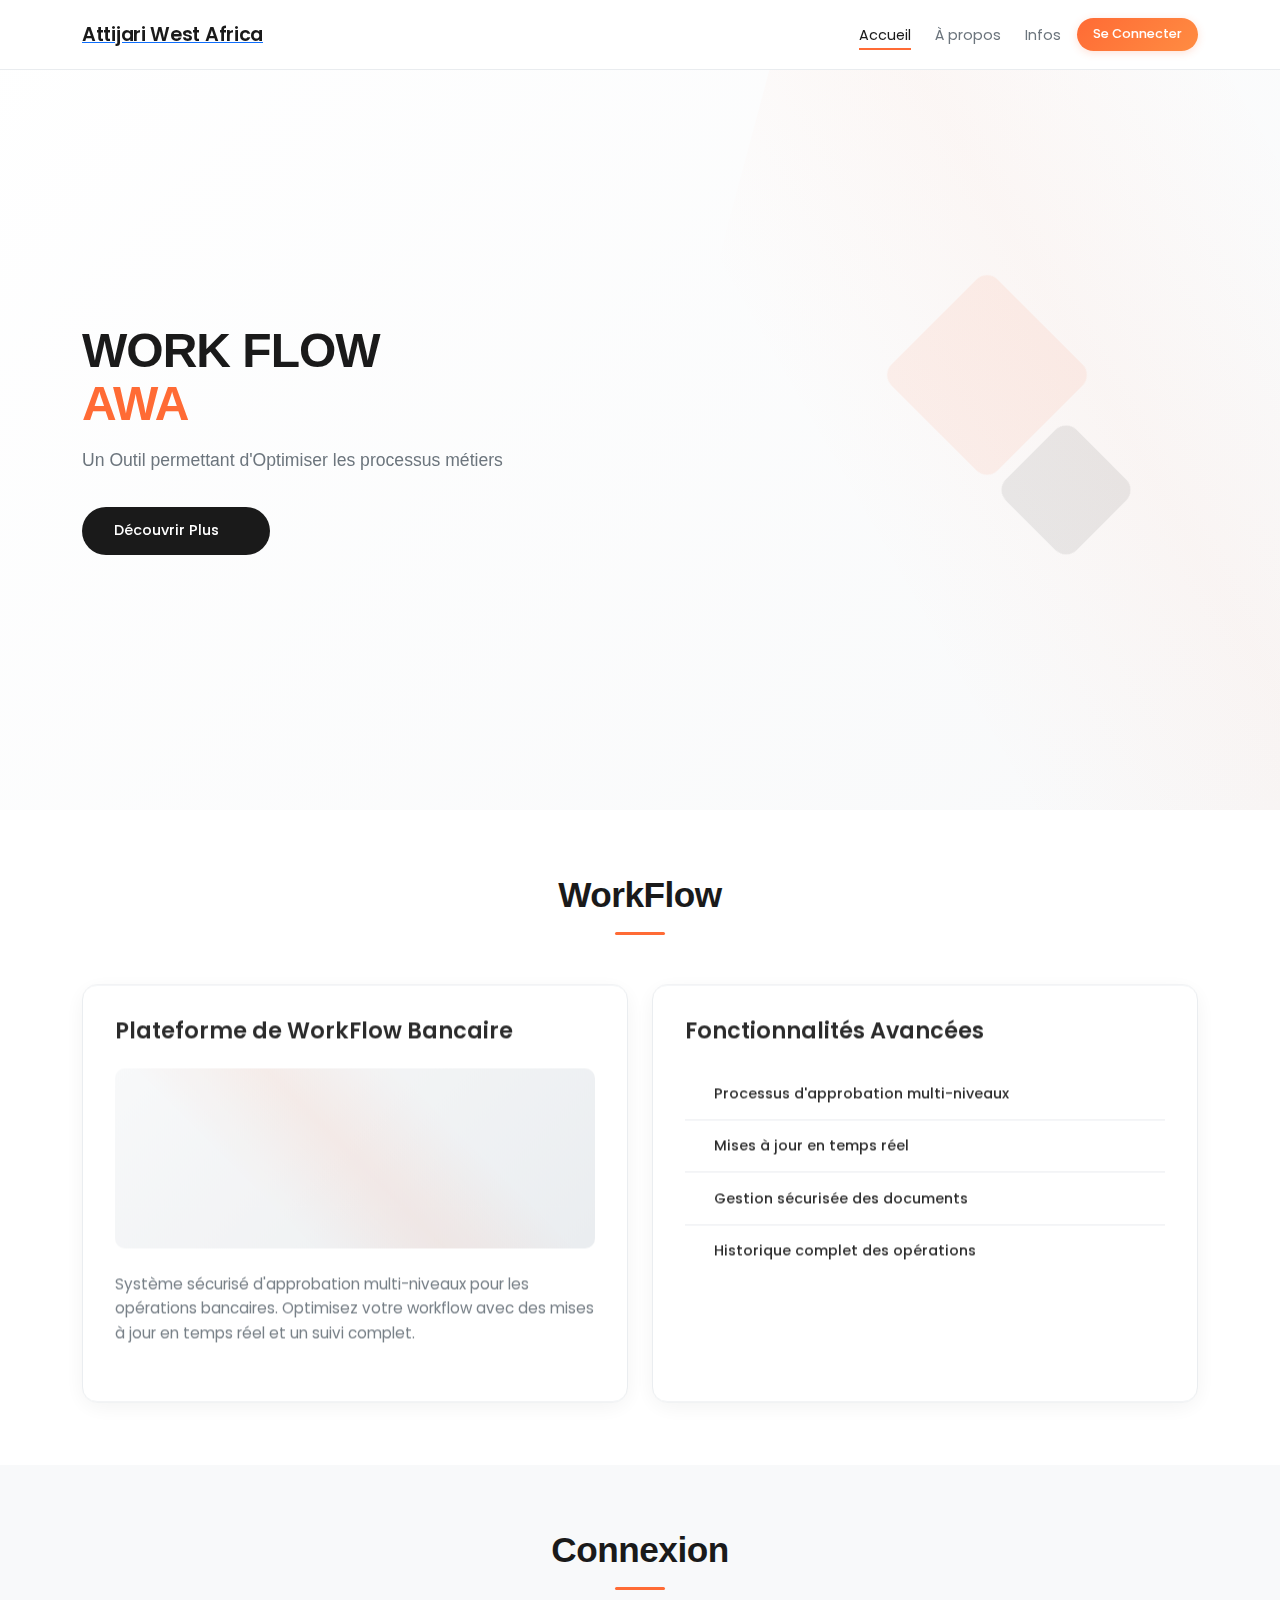
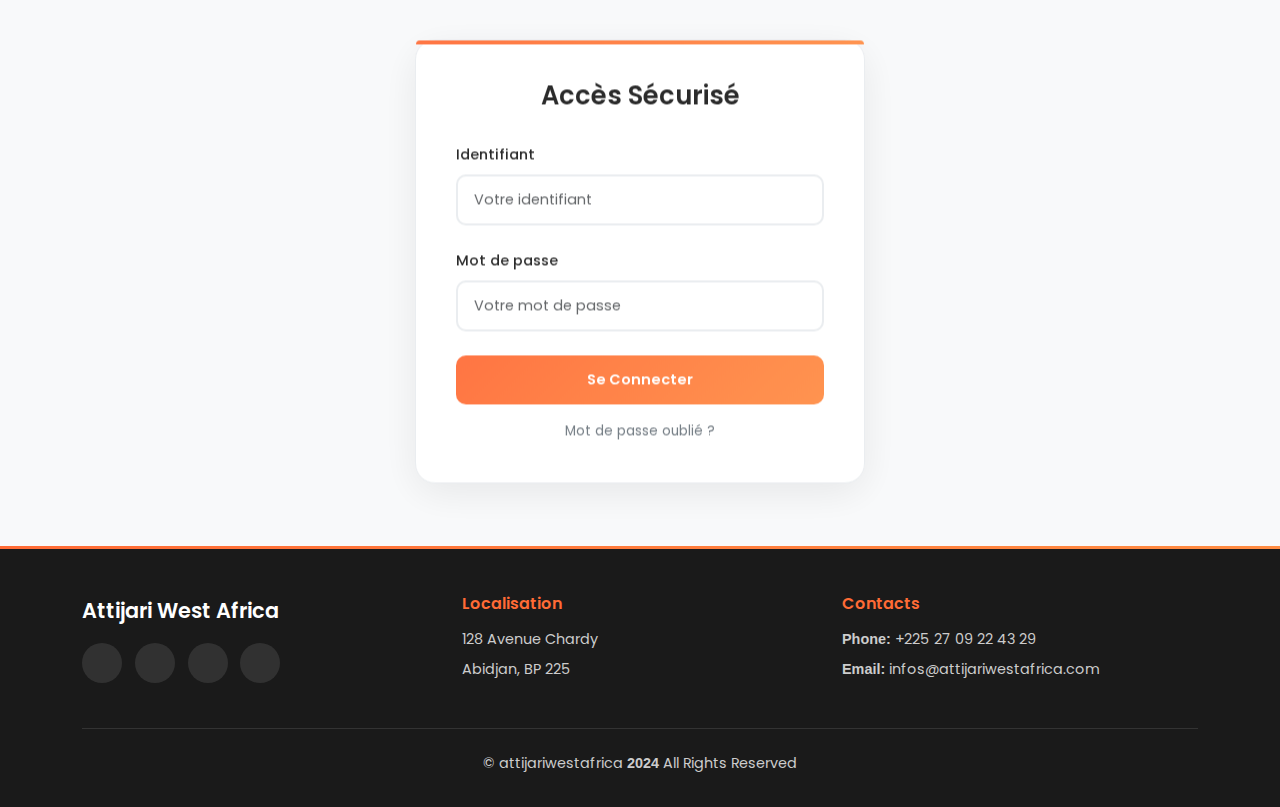
<file: frontend/chat.html>
<!DOCTYPE html>

<html lang="fr" class="material-style layout-fixed">

<head>
    <!-- Pop-up alerte nouvelle demande à valider -->
    <style>
        #popup-nouvelle-demande {
            display: none;
            position: fixed;
            z-index: 9999;
            left: 0; right: 0; top: 0; bottom: 0;
            background: rgba(0,0,0,0.35);
        }
        #popup-nouvelle-demande .popup-content {
            background: #fff;
            border-radius: 18px;
            box-shadow: 0 8px 32px #ea580c33;
            max-width: 400px;
            margin: 120px auto;
            padding: 32px 24px 24px 24px;
            text-align: center;
            border: 2px solid #ea580c;
        }
        #popup-nouvelle-demande .popup-title {
            color: #ea580c;
            font-size: 1.4rem;
            font-weight: bold;
            margin-bottom: 12px;
        }
        #popup-nouvelle-demande .popup-btn {
            background: #ea580c;
            color: #fff;
            border: none;
            border-radius: 20px;
            padding: 8px 28px;
            font-size: 1.1rem;
            font-weight: 600;
            margin-top: 18px;
            cursor: pointer;
            box-shadow: 0 2px 8px #ea580c22;
        }
        #popup-nouvelle-demande .popup-btn:hover {
            background: #d45a0b;
        }
    </style>
    <title>Accueil</title>

    <meta charset="utf-8">
    <meta http-equiv="X-UA-Compatible" content="IE=edge" />
    <meta name="viewport" content="width=device-width, initial-scale=1.0, user-scalable=no, minimum-scale=1.0, maximum-scale=1.0">
    <meta name="description" content="" />
    <meta name="keywords" content="">
    <meta name="author" content="" />
    <link rel="icon" type="image/x-icon" href="">

    <!-- Google fonts -->
    <link href="" rel="stylesheet">

    <!-- Favicons -->
    <link rel="icon" type="image/x-icon" href="images/sib_logo.PNG">

    <!-- Icon fonts -->
    <link rel="stylesheet" href= "assets/assets_user/fonts/fontawesome.css">
    <link rel="stylesheet" href= "assets/assets_user/fonts/ionicons.css">
    <link rel="stylesheet" href= "assets/assets_user/fonts/linearicons.css">
    <link rel="stylesheet" href= "assets/assets_user/fonts/open-iconic.css">
    <link rel="stylesheet" href= "assets/assets_user/fonts/pe-icon-7-stroke.css">
    <link rel="stylesheet" href= "assets/assets_user/fonts/feather.css">
  
    <!-- Core stylesheets -->
    <link rel="stylesheet" href= "assets/assets_user/css/bootstrap-material.css">
    <link rel="stylesheet" href= "assets/assets_user/css/shreerang-material.css">
    <link rel="stylesheet" href= "assets/assets_user/css/uikit.css">
  
    <!-- Libs -->
    <link rel="stylesheet" href= "assets/assets_user/libs/perfect-scrollbar/perfect-scrollbar.css">
     <!--<link rel="stylesheet" href= "assets/assets_user/libs/flot/flot.css"> -->
    <link rel="stylesheet" href="css/design.css">

     <style>
        * {
            margin: 0;
            padding: 0;
            box-sizing: border-box;
        }

        body {
            font-family: -apple-system, BlinkMacSystemFont, 'Segoe UI', Roboto, sans-serif;
            background-color: #ffffff;
            color: #475569;
            height: 100vh;
            display: flex;
            flex-direction: column;
        }

        /* En-tête principal avec couleur orange */
        .chat-header {
            background-color: #ea580c;
            color: white;
            padding: 1rem;
            display: flex;
            justify-content: space-between;
            align-items: center;
            box-shadow: 0 2px 4px rgba(0,0,0,0.1);
        }

        .chat-header h1 {
            font-size: 1.25rem;
            font-weight: 600;
        }

        .clear-btn {
            background-color: #f97316;
            color: white;
            border: none;
            padding: 0.5rem 1rem;
            border-radius: 0.5rem;
            cursor: pointer;
            font-size: 0.875rem;
            transition: background-color 0.2s;
        }

        .clear-btn:hover {
            background-color: #c2410c;
        }

        /* Zone des messages avec fond blanc */
        .chat-messages {
            height: 300px;
            overflow-y: auto;
            padding: 1rem;
            background-color: #f1f5f9;
        }

  
        /* Structure des messages - alignement par défaut à gauche pour les autres utilisateurs */
        .message {
            margin-bottom: 15px;
            padding: 12px 15px;
            border-radius: 8px;
            max-width: 80%;
            position: relative;
            animation: fadeIn 0.3s ease;
            /* Par défaut, les messages sont alignés à gauche (autres utilisateurs) */
        }

        /* Messages de l'utilisateur connecté - alignés à droite */
        .message .sender {
            font-weight: bold;
            font-size: 0.9em;
            margin-bottom: 5px;
            color: #333;
        }


        .user-message {
            background: #ea580c;
            color: white;
            margin-left: auto;
            border-bottom-right-radius: 0;
        }

        .message-avatar {
            width: 2rem;
            height: 2rem;
            border-radius: 50%;
            background-color: #ea580c;
            color: white;
            display: flex;
            align-items: center;
            justify-content: center;
            font-size: 0.875rem;
            font-weight: 600;
            flex-shrink: 0;
        }

        .bot-message {
            background: #fff;
            color: #333;
            margin-right: auto;
            border: 1px solid #ddd;
            border-bottom-left-radius: 0;
        }




        /* Zone de saisie avec fond blanc */
        .chat-input {
            background-color: white;
            padding: 1rem;
            border-top: 1px solid #e2e8f0;
            display: flex;
            gap: 0.75rem;
            align-items: center;
        }

        .user-select {
            padding: 0.5rem;
            border: 1px solid #e2e8f0;
            border-radius: 0.5rem;
            background-color: white;
            color: #475569;
            font-size: 0.875rem;
        }

        .message-input {
            flex: 1;
            padding: 0.75rem 1rem;
            border: 1px solid #e2e8f0;
            border-radius: 1.5rem;
            outline: none;
            font-size: 0.875rem;
            transition: border-color 0.2s;
        }

        .message-input:focus {
            border-color: #ea580c;
        }

        /* Bouton d'envoi orange */
        .send-btn {
            background-color: #ea580c;
            color: white;
            border: none;
            padding: 0.75rem 1.5rem;
            border-radius: 1.5rem;
            cursor: pointer;
            font-size: 0.875rem;
            font-weight: 500;
            transition: background-color 0.2s;
        }

        .send-btn:hover {
            background-color: #c2410c;
        }

        .send-btn:disabled {
            background-color: #9ca3af;
            cursor: not-allowed;
        }

        .empty-state {
            text-align: center;
            color: #64748b;
            font-style: italic;
            margin-top: 2rem;
        }

        /* En-tête des informations de demande avec fond blanc */
        .request-header {
            background-color: #f8fafc;
            border-bottom: 1px solid #e2e8f0;
            padding: 1rem;
        }

        .request-info {
            display: grid;
            grid-template-columns: repeat(auto-fit, minmax(200px, 1fr));
            gap: 1rem;
            margin-bottom: 0.5rem;
        }

        .info-item {
            display: flex;
            flex-direction: column;
            gap: 0.25rem;
        }

        .info-label {
            font-size: 0.75rem;
            color: #64748b;
            font-weight: 500;
            text-transform: uppercase;
            letter-spacing: 0.05em;
        }

        .info-value {
            font-size: 0.875rem;
            color: #1e293b;
            font-weight: 600;
        }

        .request-status {
            display: inline-block;
            padding: 0.25rem 0.75rem;
            border-radius: 9999px;
            font-size: 0.75rem;
            font-weight: 500;
            text-transform: uppercase;
        }

        .status-pending {
            background-color: #fef3c7;
            color: #92400e;
        }

        .status-processing {
            background-color: #dbeafe;
            color: #1e40af;
        }

        .status-approved {
            background-color: #d1fae5;
            color: #065f46;
        }

        /* Section d'authentification avec fond blanc */
        .auth-section {
            background-color: white;
            padding: 1rem;
            border-bottom: 1px solid #e2e8f0;
            display: flex;
            justify-content: space-between;
            align-items: center;
        }

        .user-info {
            display: flex;
            align-items: center;
            gap: 0.75rem;
        }

        .user-avatar {
            width: 2.5rem;
            height: 2.5rem;
            border-radius: 50%;
            background-color: #ea580c;
            color: white;
            display: flex;
            align-items: center;
            justify-content: center;
            font-weight: 600;
        }


    </style>
    
</head>

<body>
    <!-- [ Preloader ] Start -->
    <div class="page-loader">
        <div class="bg-primary"></div>
    </div>
    <!-- [ Preloader ] End -->

    <!-- [ Layout wrapper ] Start -->
    <div class="layout-wrapper layout-2">
        <div class="layout-inner">
            <!-- [ Layout sidenav ] Start -->
            <div id="layout-sidenav" class="layout-sidenav sidenav sidenav-vertical bg-white logo-dark">
                <!-- Brand demo (see assets/css/demo/demo.css) -->
                <div class="app-brand demo">
                    <span class="app-brand-logo demo">
                      <img src="images/sib_logo.PNG" alt="Brand Logo" class="img-fluid">
                    </span>
                    <a href="acceuil.html" class="app-brand-text demo sidenav-text font-weight-normal ml-2">WORKFLOW - AWA</a>
                    <a href="javascript:" class="layout-sidenav-toggle sidenav-link text-large ml-auto">
                        <i class="ion ion-md-menu align-middle"></i>
                    </a>
                </div>
                <div class="sidenav-divider mt-0"></div>

                <!-- Links -->
                <ul class="sidenav-inner py-1">

                    <!-- Dashboards -->
                    <li class="sidenav-item active">
                        <a href="acceuil.html" class="sidenav-link">
                            <i class="sidenav-icon feather icon-home"></i>
                            <div>Accueil</div>
                            <div class="pl-1 ml-auto">
                                <div class="badge badge-danger"></div>
                            </div>
                        </a>
                    </li>

                    <!-- Layouts -->


                                      <!-- Forms & Tables -->
                    <li class="sidenav-divider mb-1"></li>

                    <li class="sidenav-item">
                      <a href="javascript:" class="sidenav-link sidenav-toggle font-weight-semibold">
                          <i class=""></i>
                          <div>Actions</div>
                      </a>
                      <ul class="sidenav-menu">
                        <li id="intro_dmd" class="sidenav-item">
                          <a href="introduire_demandes.html" class="sidenav-link">
                            <i class="sidenav-icon feather icon-clipboard"></i>
                            <div>Introduire demande</div>
                          </a>
                        </li>
                        <li id="consult_dmd" class="sidenav-item">
                          <a href="consulter_demandes.html" class="sidenav-link">
                            <i class="sidenav-icon feather icon-grid"></i>
                            <div>Consulter mes demandes</div>
                          </a>
                        </li>
                        <li id="valid_dmd" class="sidenav-item">
                            <a href="demandes_validation.html" class="sidenav-link">
                              <i class="sidenav-icon feather icon-lock"></i>
                              <div>Valider des demandes</div>
                            </a>
                        </li>
                        <li id="valid_dmd_ggrg" class="sidenav-item">
                            <a href="ggrg_demandes_validation.html" class="sidenav-link">
                              <i class="sidenav-icon feather icon-lock"></i>
                              <div>Valider des demandes</div>
                            </a>
                        </li>
                        <li id="stats_dmd" class="sidenav-item">
                            <a href="statistiques.html" class="sidenav-link">
                              <i class="sidenav-icon feather icon-lock"></i>
                              <div>Statistiques</div>
                            </a>
                          </li>
                      </ul>
                    </li>

                    <!--  Icons -->


                    <!-- Pages -->
                    <li class="sidenav-divider mb-1"></li>

                    <li class="sidenav-item">
                        <a href="pages_authentication_login-v1.html" class="sidenav-link">
                            <i class="sidenav-icon feather icon-lock"></i>
                            <div>Login</div>
                        </a>
                    </li>
                    <li class="sidenav-item">
                        <a href="pages_authentication_register-v1.html" class="sidenav-link">
                            <i class="sidenav-icon feather icon-user"></i>
                            <div>Signup</div>
                        </a>
                    </li>
                    <li class="sidenav-item">
                        <a href="pages_faq.html" class="sidenav-link">
                            <i class="sidenav-icon feather icon-anchor"></i>
                            <div>FAQ</div>
                        </a>
                    </li>
                </ul>
            </div>
            <!-- [ Layout sidenav ] End -->


            <!-- [ Layout container ] Start -->
            <div class="layout-container">
                <!-- [ Layout navbar ( Header ) ] Start -->
                <nav class="layout-navbar navbar navbar-expand-lg align-items-lg-center bg-dark container-p-x" id="layout-navbar">

                    <div class="navbar-collapse collapse" id="layout-navbar-collapse">
                        <!-- Divider -->
                        <div class="navbar-nav align-items-lg-center ml-auto">

                            <!-- Divider -->
                            <div class="nav-item d-none d-lg-block text-big font-weight-light line-height-1 opacity-25 mr-3 ml-1">|</div>
                            <div class="demo-navbar-user nav-item dropdown">
                                <a class="nav-link dropdown-toggle" href="#" data-toggle="dropdown">
                                    <span class="d-inline-flex flex-lg-row-reverse align-items-center align-middle">
                                        <img src="images/avatar.png" alt class="d-block ui-w-30 rounded-circle">
                                        <span id="user_id" class="px-1 mr-lg-2 ml-2 ml-lg-0"></span>
                                    </span>
                                </a>
                                <div class="dropdown-menu dropdown-menu-right">
                                    <a href="javascript:" class="dropdown-item">
                                        <i class="feather icon-user text-muted"></i> &nbsp; My profile</a>
                                    <a href="javascript:" class="dropdown-item">
                                        <i class="feather icon-mail text-muted"></i> &nbsp; Messages</a>
                                    <a href="javascript:" class="dropdown-item">
                                        <i class="feather icon-settings text-muted"></i> &nbsp; Account settings</a>
                                    <div class="dropdown-divider"></div>
                                    
                                      <a href="" class="dropdown-item">
                                        <i class="feather icon-power text-danger"></i> &nbsp;
                                        <input type="button" onclick="logout()" name="" value="Déconnexion">
                                      </a>
                                </div>
                            </div>
                        </div>
                    </div>
                </nav>
                <!-- [ Layout navbar ( Header ) ] End -->

                <!-- [ Layout content ] Start -->
                <div class="layout-content">

                    <!-- [ content ] Start -->
                        <div class="row">

                        </div>
                        <div class="row">

                        </div>
                        <div class="row">
                            <!-- 3rd row Start -->
                            <div class="col-xl-2"></div>
                            <div class="col-xl-8">
                                
                                    <!-- En-tête principal orange -->
                                <div class="chat-container">
                                   <!-- En-tête principal orange -->
                                    <div class="chat-header">
                                        <h1>🏦 Chat Demandes Bancaires <span class="info-value" id="requestNumber"></span></h1>
                                        
                                    </div>

                                    <!-- Section d'authentification - utilisateur connecté -->
                                  

                                    <!-- En-tête des informations de la demande bancaire -->
                                    <div class="request-header">
                                        <div class="request-info">
                                            <div class="info-item">
                                                <span class="info-label">Banque</span>
                                                <span class="info-value" id="banque">DEM-2024-001234</span>
                                            </div>
                                            <div class="info-item">
                                                <span class="info-label">Client</span>
                                                <span class="info-value" id="clientName">Marie Martin</span>
                                            </div>
                                            <div class="info-item">
                                                <span class="info-label">Type de demande</span>
                                                <span class="info-value" id="requestType">Prêt Immobilier</span>
                                            </div>
                                            <div class="info-item">
                                                <span class="info-label">Montant</span>
                                                <span class="info-value" id="requestAmount">250 000 €</span>
                                            </div>
                                            <div class="info-item">
                                                <span class="info-label">Statut</span>
                                                <span class="request-status status-processing" id="requestStatus">En cours</span>
                                            </div>
                                            <div class="info-item">
                                                <span class="info-label">Date d'introduction</span>
                                                <span class="info-value" id="requestDate">15/12/2024</span>
                                            </div>
                                        </div>
                                    </div>

                                    <!-- Zone des messages -->
                                    <div class="chat-messages" id="chat-messages">
                                        <!-- Messages seront ajoutés ici -->
                                    </div>

                                    <!-- Zone de saisie -->
                                    <div class="chat-input">
                                        <input 
                                            type="text" 
                                            class="message-input" 
                                            id="user-input" 
                                            placeholder="Répondre ..."
                                            onkeypress=""
                                        >
                                        <button class="send-btn" id="send-button">Envoyer</button>
                                    </div>
                                </div>           
                                        
                            </div>
                            <div class="col-xl-2"></div>
                          
                        </div>
                        <div class="row"></div>
					
                    <!-- [ content ] End -->

                    <!-- [ Layout footer ] Start -->
                    <nav class="layout-footer footer bg-white">
                        <div class="container-fluid d-flex flex-wrap justify-content-between text-center container-p-x pb-3">
                            <div class="pt-3">
                                <span class="footer-text font-weight-semibold">&copy; <a href="" class="footer-link" target="_blank">Attijariwestafrica</a></span>
                            </div>
                            <div>
                                <a href="javascript:" class="footer-link pt-3">About Us</a>
                                <a href="javascript:" class="footer-link pt-3 ml-4">Help</a>
                                <a href="javascript:" class="footer-link pt-3 ml-4">Contact</a>
                                <a href="javascript:" class="footer-link pt-3 ml-4">Terms &amp; Conditions</a>
                            </div>
                        </div>
                    </nav>
                    <!-- [ Layout footer ] End -->
                </div>
                <!-- [ Layout content ] Start -->
            </div>
            <!-- [ Layout container ] End -->
        </div>
        <!-- Overlay -->
        <div class="layout-overlay layout-sidenav-toggle"></div>
    </div>
    <!-- [ Layout wrapper] End -->

    
</body>
    <!-- Pop-up nouvelle demande à valider -->
    <!-- 
    <div id="popup-nouvelle-demande">
        <div class="popup-content">
            <div class="popup-title">Nouvelle demande à valider !</div>
            <div id="popup-demande-details" style="margin-bottom:10px;"></div>
            <button class="popup-btn" onclick="closePopupDemande()">OK</button>
        </div>
    </div>
        
    -->
    <script>
        //const API_URL = "http://127.0.0.1:8000/api";
        const API_URL = "https://workflow-awa.onrender.com/api";

        // --- Système d'alerte nouvelle demande à valider ---
        let pollingInterval = null;

        async function checkNouvelleDemande() {
            const token = localStorage.getItem("token");
            if (!token) return;

            const response = await fetch(`${API_URL}/users-joined/`, {
            method: "GET",
            headers: {
                "Authorization": "Bearer " + token,
                "Content-Type": "application/json"
            }
            });
            
            // Vérifier si la requête a réussi
            if (!response.ok) {
                    throw new Error(`Erreur HTTP : ${response.status}`);
            }
                
            const donnees = await response.json();
            
            const infos_user = donnees.results;

            if (infos_user[0].niveau_hab==="Niveau 1") {
                console.log('[DEBUG] L\'utilisateur n\'est pas validateur AWA, arrêt du polling.');
                clearInterval(pollingInterval);
                return;
            }

            try {
                console.log('[DEBUG] Vérification nouvelle demande à valider...');
                const resp = await fetch(`${API_URL}/derniere_demande_a_valider/`, {
                    method: "GET",
                    headers: {
                        Authorization: "Bearer " + token,
                        "Content-Type": "application/json",
                    },
                });
                console.log('[DEBUG] Réponse /derniere_demande_a_valider/', resp);
                if (!resp.ok) { console.log('[DEBUG] Réponse non OK'); return; }
                const data = await resp.json();
                console.log('[DEBUG] Data /derniere_demande_a_valider/', data);
                const lastDemande = data.results;
                if (!lastDemande || !lastDemande.id_demande) { console.log('[DEBUG] Pas de lastDemande ou pas d\'id_demande'); return; }
                const lastId = lastDemande.id_avis;
                const storedId = localStorage.getItem("lastIdDemandeValidee");
                console.log('[DEBUG] lastId:', lastId, 'storedId:', storedId);
                if (!storedId) {
                    localStorage.setItem("lastIdDemandeValidee", lastId);
                    console.log('[DEBUG] Initialisation lastIdDemandeValidee à', lastId);
                    return;
                }
                if (parseInt(lastId) > parseInt(storedId)) {
                    console.log('[DEBUG] Nouvelle(s) demande(s) détectée(s), appel de showPopupDemandesFromId(', parseInt(storedId) + 1, ')');
                    await showPopupDemandesFromId(parseInt(storedId) + 1);
                }
            } catch (e) { console.error('[DEBUG] Erreur checkNouvelleDemande', e); }
        }

        async function showPopupDemandesFromId(id_avis) {
            const token = localStorage.getItem("token");
            if (!token) return;
            try {
                console.log('[DEBUG] Appel /derniere_demande_a_valider/' + id_avis);
                const resp = await fetch(`${API_URL}/derniere_demande_a_valider/${id_avis}`, {
                    method: "GET",
                    headers: {
                        Authorization: "Bearer " + token,
                        "Content-Type": "application/json",
                    },
                });
                console.log('[DEBUG] Réponse /derniere_demande_a_valider/{id_avis}', resp);
                if (!resp.ok) { console.log('[DEBUG] Réponse non OK'); return; }
                const data = await resp.json();
                console.log('[DEBUG] Data /derniere_demande_a_valider/{id_avis}', data);
                const demandes = data.results;
                if (demandes && Array.isArray(demandes) && demandes.length > 0) {
                    showPopupDemandesList(demandes);
                } else if (demandes && typeof demandes === 'object' && demandes.id_avis) {
                    showPopupDemandesList([demandes]);
                } else {
                    console.log('[DEBUG] Pas de nouvelles demandes à afficher');
                }
            } catch (e) { console.error('[DEBUG] Erreur showPopupDemandesFromId', e); }
        }

        function showPopupDemandesList(demandes) {
            const popup = document.getElementById('popup-nouvelle-demande');
            const details = document.getElementById('popup-demande-details');
            let html = '';
            html += `<table style="width:100%;border-collapse:collapse;text-align:left;">
                <thead>
                    <tr style="background:#ea580c;color:#fff;">
                        <th style="padding:6px 8px;">Banque</th>
                        <th style="padding:6px 8px;">Entité</th>
                        <th style="padding:6px 8px;">Contrepartie</th>
                        <th style="padding:6px 8px;">Date</th>
                        <th style="padding:6px 8px;">Heure</th>
                    </tr>
                </thead><tbody>`;
            for (const d of demandes) {
                html += `<tr style="border-bottom:1px solid #f3e7de;">
                    <td style="padding:6px 8px;">${escapeHtml(d.banque || '')}</td>
                    <td style="padding:6px 8px;">${escapeHtml(d.categorie_demande || '')}</td>
                    <td style="padding:6px 8px;">${escapeHtml(d.nom_client || '')}</td>
                    <td style="padding:6px 8px;">${escapeHtml(d.date_avis || '')}</td>
                    <td style="padding:6px 8px;">${escapeHtml(d.heure_avis || '')}</td>
                </tr>`;
            }
            html += '</tbody></table>';
            details.innerHTML = html;
            popup.style.display = 'block';
        }

        function closePopupDemande() {
            const popup = document.getElementById('popup-nouvelle-demande');
            popup.style.display = 'none';
            // Mettre à jour l'id stocké avec la dernière demande
            fetchDerniereIdDemandeEtStocke();
        }

        async function fetchDerniereIdDemandeEtStocke() {
            const token = localStorage.getItem("token");
            if (!token) return;
            try {
                const resp = await fetch(`${API_URL}/derniere_demande_a_valider/`, {
                    method: "GET",
                    headers: {
                        Authorization: "Bearer " + token,
                        "Content-Type": "application/json",
                    },
                });
                if (!resp.ok) return;
                const data = await resp.json();
                const lastDemande = data.results;
                if (lastDemande && lastDemande.id_avis) {
                    localStorage.setItem("lastIdDemandeValidee", lastDemande.id_avis);
                }
            } catch (e) { /* ignore */ }
        }

        // Démarrer le polling après le chargement de la page
        window.addEventListener('load', () => {
            setTimeout(() => {
                pollingInterval = setInterval(checkNouvelleDemande, 15000); // toutes les 15s
            }, 3000);
        });
       

    // --- Fin système d'alerte nouvelle demande à valider ---
    </script>

<!-- Core scripts -->
    <script src= "assets/assets_user/js/pace.js"></script>
    <script src= "assets/assets_user/js/jquery-3.3.1.min.js"></script>
    <script src= "assets/assets_user/libs/popper/popper.js"></script>
    <script src= "assets/assets_user/js/bootstrap.js"></script>
    <script src= "assets/assets_user/js/sidenav.js"></script>
    <script src= "assets/assets_user/js/layout-helpers.js"></script>
    <script src= "assets/assets_user/js/material-ripple.js"></script>

    <!-- Libs -->
    <script src= "assets/assets_user/libs/perfect-scrollbar/perfect-scrollbar.js"></script>
    <script src= "assets/assets_user/libs/eve/eve.js"></script>
    <!-- <script src= "assets/assets_user/libs/flot/flot.js"></script> -->
    <script src= "assets/assets_user/libs/flot/curvedLines.js"></script>
    <script src= "assets/assets_user/libs/chart-am4/core.js"></script>
    <script src= "assets/assets_user/libs/chart-am4/charts.js"></script>
    <script src= "assets/assets_user/libs/chart-am4/animated.js"></script>

    <!-- Demo -->
    <script src= "assets/assets_user/js/demo.js"></script><script src="assets/assets_user/js/analytics.js"></script>
    <script src= "assets/assets_user/js/pages/dashboards_index.js"></script>
    <script src="js/design.js"></script>
   
 
    <script>

        //const API_URL = "http://127.0.0.1:8000/api";
    // const API_URL déjà déclaré plus haut
    
        
        async function logout() {
        
            localStorage.removeItem("token");
            //window.location.href = 'index.html';
        }

        /**
         * Récupère les informations de l'utilisateur connecté et adapte l'affichage du menu selon son niveau d'habilitation.
        */

        async function infos_user() {

            const token = localStorage.getItem("token");
            
            const response = await fetch(`${API_URL}/users-joined/`, {
            method: "GET",
            headers: {
                "Authorization": "Bearer " + token,
                "Content-Type": "application/json"
            }
            });
            
            // Vérifier si la requête a réussi
            if (!response.ok) {
                    throw new Error(`Erreur HTTP : ${response.status}`);
            }
                
            const donnees = await response.json();
            
            const infos_user = donnees.results;

            document.getElementById("user_id").innerText = infos_user[0].prenom + " " + infos_user[0].nom;
            
            
            if (infos_user[0].niveau_hab==="Niveau 1") {
                
                document.getElementById('intro_dmd').style.display = 'none';
                document.getElementById('consult_dmd').style.display = 'none';
                document.getElementById('valid_dmd').style.display = 'none';
                document.getElementById('valid_dmd_ggrg').style.display = 'none';

            } else if (infos_user[0].niveau_hab==="Niveau 2") {
                document.getElementById('valid_dmd').style.display = 'none';
                document.getElementById('valid_dmd_ggrg').style.display = 'none';
                
            } else if (infos_user[0].niveau_hab==="Niveau 3") {

                if(infos_user[0].banque==="AIG" && (infos_user[0].entite==="GGR")){
                    document.getElementById('intro_dmd').style.display = 'none';
                    document.getElementById('consult_dmd').style.display = 'none';
                    document.getElementById('valid_dmd').style.display = 'none';
                }else{
                    document.getElementById('intro_dmd').style.display = 'none';
                    document.getElementById('consult_dmd').style.display = 'none';
                    document.getElementById('valid_dmd_ggrg').style.display = 'none';
                }
                
                
                
            } 

            
        }

        /**
         * Vérifie si l'utilisateur est connecté (présence du token).
         * Redirige vers la page d'accueil si non connecté.
         */
        async function isConnected() {

            const token = localStorage.getItem("token");

            if (token) {
                console.log("Token présent :", token);
            } else {
                console.log("Aucun token trouvé");
                window.location.href = 'index.html';
            }
            
        }




 

        /**
         * Enregistre un commentaire pour la demande en cours via l'API.
         * Utilise l'ID utilisateur et l'ID de la demande.
         */
        async function commenter(commentaire) {
            
            //alert("comment ca se passe");
            
            const params = new URLSearchParams(window.location.search);

            const id_demande = params.get("id_dmd");

            
            const token = localStorage.getItem("token");

            // Récupérer l'user_id
            const res = await fetch(`${API_URL}/users-joined/`,{
                    method: "GET",
                    headers: {
                        "Authorization": "Bearer " + token,
                        "Content-Type": "application/json"
                    }
            });
            
            if (!res.ok) {
                throw new Error(`Erreur lors de la récupération de l'utilisateur : ${res.status}`);
            }
            
            const donnees = await res.json();
            if (!donnees.results || !donnees.results[0] || !donnees.results[0].user_id) {
                throw new Error("Utilisateur non trouvé");
            }
            
            const id_user = donnees.results[0].user_id;
            
            const now = new Date();            
            // Créer FormData pour les champs et le fichier
            const formData = new FormData();
            formData.append("id_user", id_user);
            formData.append("commentaire", commentaire);
            formData.append("demande_id", id_demande);
           
            
            const response = await fetch(`${API_URL}/commenter`, {
                method: "POST",
                body: formData,
            });

            const data = await response.json();

            if (response.ok) {
                
            } else {
                alert(data.detail || "Erreur lors de l'ecriture du commentaire");
            }   
            
        }
        

        const chatMessages = document.getElementById('chat-messages');
        const userInput = document.getElementById('user-input');
        const sendButton = document.getElementById('send-button');
        const userName = "Vous";
        const botName = "BanqueBot";

        let currentUser = null;
        let isSending = false;

        function getFormattedTimestamp() {
            const now = new Date();
            return now.toLocaleString('fr-FR', {
                hour: '2-digit',
                minute: '2-digit',
                second: '2-digit',
                day: '2-digit',
                month: '2-digit',
                year: 'numeric'
            });
        }

        /**
         * Affiche un indicateur de chargement sur le bouton d'envoi.
         * Désactive le bouton pendant l'envoi.
         */
        function showLoading(isLoading) {
            sendButton.disabled = isLoading;
            sendButton.textContent = isLoading ? 'Envoi...' : 'Envoyer';
        }

        /**
         * Affiche une notification (erreur ou succès) en bas à droite de la page.
         */
        function showNotification(message, type = 'error') {
            let notif = document.createElement('div');
            notif.textContent = message;
            notif.style.position = 'fixed';
            notif.style.bottom = '20px';
            notif.style.right = '20px';
            notif.style.background = type === 'error' ? '#ef4444' : '#22c55e';
            notif.style.color = 'white';
            notif.style.padding = '10px 20px';
            notif.style.borderRadius = '8px';
            notif.style.zIndex = '9999';
            document.body.appendChild(notif);
            setTimeout(() => notif.remove(), 3000);
        }

        /**
         * Récupère et mémorise les infos de l'utilisateur courant (API).
         * Utilisé pour éviter les appels multiples à l'API.
         */
        async function getCurrentUser() {
            if (currentUser) return currentUser;
            const token = localStorage.getItem('token');
            try {
                const response = await fetch(`${API_URL}/users-joined/`, {
                    method: 'GET',
                    headers: {
                        Authorization: 'Bearer ' + token,
                        'Content-Type': 'application/json',
                    },
                });
                if (!response.ok) throw new Error('Erreur utilisateur');
                const data = await response.json();
                currentUser = data.results[0];
                return currentUser;
            } catch (e) {
                showNotification('Impossible de récupérer l’utilisateur', 'error');
                throw e;
            }
        }

        /**
         * Ajoute un message dans la zone de chat, avec avatar, nom, contenu et timestamp.
         * Gère l'alignement selon l'expéditeur (utilisateur ou bot/autre).
         */
        function addMessage(text, isUser, other_user = '', date_message='', heure_message='') {
            const message = document.createElement('div');
            message.classList.add('message');
            message.classList.add(isUser ? 'user-message' : 'bot-message');

            // Avatar
            const avatar = document.createElement('span');
            avatar.classList.add('message-avatar');
            avatar.textContent = isUser ? userName[0] : (other_user ? other_user[0] : botName[0]);
            message.appendChild(avatar);

            // Sender
            const sender = document.createElement('div');
            sender.classList.add('sender');
            sender.textContent = isUser ? userName : other_user || botName;
            message.appendChild(sender);
            
            // Content
            const content = document.createElement('div');
            content.textContent = text;
            message.appendChild(content);

            // Timestamp
            const timestamp = document.createElement('div');
            timestamp.classList.add('timestamp');
            if (date_message && heure_message) {
                timestamp.textContent = `${date_message} ${heure_message}`;
            } else {
                timestamp.textContent = getFormattedTimestamp();
            }
            message.appendChild(timestamp);

            chatMessages.appendChild(message);
            chatMessages.scrollTop = chatMessages.scrollHeight;
        }

        /**
         * Simule la réponse du bot selon le contenu du message utilisateur.
         * Peut être enrichi pour des réponses plus intelligentes.
         */
        async function getBotResponse(userMessage) {
            await new Promise(resolve => setTimeout(resolve, 1000));

            if (userMessage.toLowerCase().includes('solde')) {
                return 'Votre solde actuel est de 1 500 €.';
            } else if (userMessage.toLowerCase().includes('virement')) {
                return 'Pour effectuer un virement, veuillez fournir l\'IBAN du destinataire et le montant.';
            } else if (userMessage.toLowerCase().includes('prêt')) {
                return 'Nous offrons des prêts à des taux compétitifs. Contactez-nous pour plus de détails.';
            } else {
                return 'Désolé, je ne comprends pas votre question. Pouvez-vous reformuler ?';
            }
        }

        /**
         * Gère l'envoi d'un message utilisateur : enregistrement, affichage, réponse bot.
         * Désactive le bouton pendant l'envoi et gère les erreurs.
         */
        sendButton.addEventListener('click', async () => {
            const userMessage = userInput.value.trim();
            if (userMessage === '' || isSending) return;
            showLoading(true);
            isSending = true;
            try {
                await commenter(userMessage);
                addMessage(userMessage, true);
                userInput.value = '';
                const botResponse = await getBotResponse(userMessage);
                /* addMessage(botResponse, false, botName); */ 
            } catch (e) {
                // Erreur déjà gérée
            } finally {
                showLoading(false);
                isSending = false;
            }
        });

        /**
         * Permet d'envoyer le message avec Enter ou Ctrl+Enter.
         */
        userInput.addEventListener('keydown', async (e) => {
            if ((e.key === 'Enter' && !e.shiftKey) || (e.key === 'Enter' && e.ctrlKey)) {
                sendButton.click();
                e.preventDefault();
            }
        });

        /**
         * Au chargement de la page : vérifie la connexion, affiche l'utilisateur, charge les messages de la demande.
         */
        window.addEventListener('load', () => isConnected());
        window.addEventListener('load', () => infos_user());
        window.addEventListener('load', async () => {
            try {
                const params = new URLSearchParams(window.location.search);
                const id_demande = params.get('id_dmd');
                const token = localStorage.getItem('token');
                const user = await getCurrentUser();
                const id_user = user.user_id;
                const response = await fetch(`${API_URL}/messages_chat/${id_demande}`, {
                    method: 'GET',
                    headers: {
                        Authorization: 'Bearer ' + token,
                        'Content-Type': 'application/json',
                    },
                });
                if (!response.ok) throw new Error('Erreur chargement messages');
                const comms = await response.json();
                console.log('Réponse JSON messages_chat:', comms); // <-- LOG AJOUTÉ
                const liste_comms = comms.results;
                console.log('Ordre des messages (id, date, heure):', liste_comms.map(m => ({id: m.id, date: m.date_creation, heure: m.heure_creation})));
                chatMessages.innerHTML = '';
                if (liste_comms.length === 0) {
                    const empty = document.createElement('div');
                    empty.classList.add('empty-state');
                    empty.textContent = '';
                    chatMessages.appendChild(empty);
                } else {
                    // Tri explicite des messages du plus ancien au plus récent
                    liste_comms.sort((a, b) => {
                        const dateA = a.date_creation + ' ' + a.heure_creation;
                        const dateB = b.date_creation + ' ' + b.heure_creation;
                        return dateA.localeCompare(dateB);
                    });
                    liste_comms.forEach(comm => {
                        if (comm.id_user == id_user) {
                            addMessage(comm.commentaire, true, '', comm.date_creation, comm.heure_creation);
                        } else {
                            addMessage(comm.commentaire, false, comm.username, comm.date_creation, comm.heure_creation);
                        }
                    });
                }
            } catch (e) {
                showNotification(e.message, 'error');
            }
        });


        /**
         * Récupère les infos de la demande et les affiche dans l'en-tête du chat
         */
        async function remplirEnteteDemande() {
            const params = new URLSearchParams(window.location.search);
            const id_demande = params.get('id_dmd');
            const token = localStorage.getItem('token');
            try {
                const response = await fetch(`${API_URL}/demandes/${id_demande}`, {
                    method: 'GET',
                    headers: {
                        Authorization: 'Bearer ' + token,
                        'Content-Type': 'application/json',
                    },
                });
                if (!response.ok) throw new Error('Erreur chargement infos demande');
                const data = await response.json();
                const demande = data.result || data.results || data; // selon format API
                // Remplir l'en-tête
                //alert(JSON.stringify(demande));
                document.getElementById('requestNumber').textContent = "###DEM-" + demande.categorie_demande + "-" + demande.id_demande;
                document.getElementById('banque').textContent = demande.banque_user;
                document.getElementById('clientName').textContent = demande.nom_client;
                document.getElementById('requestType').textContent =  demande.type_demande;
                document.getElementById('requestAmount').textContent = demande.montant + ' XOF';
                document.getElementById('requestStatus').textContent = demande.description;
                document.getElementById('requestDate').textContent = demande.date_creation;
             
            } catch (e) {
                showNotification(e.message, 'error');
            }
        }
        window.addEventListener('load', () => remplirEnteteDemande());


    </script>

</html>
</file>
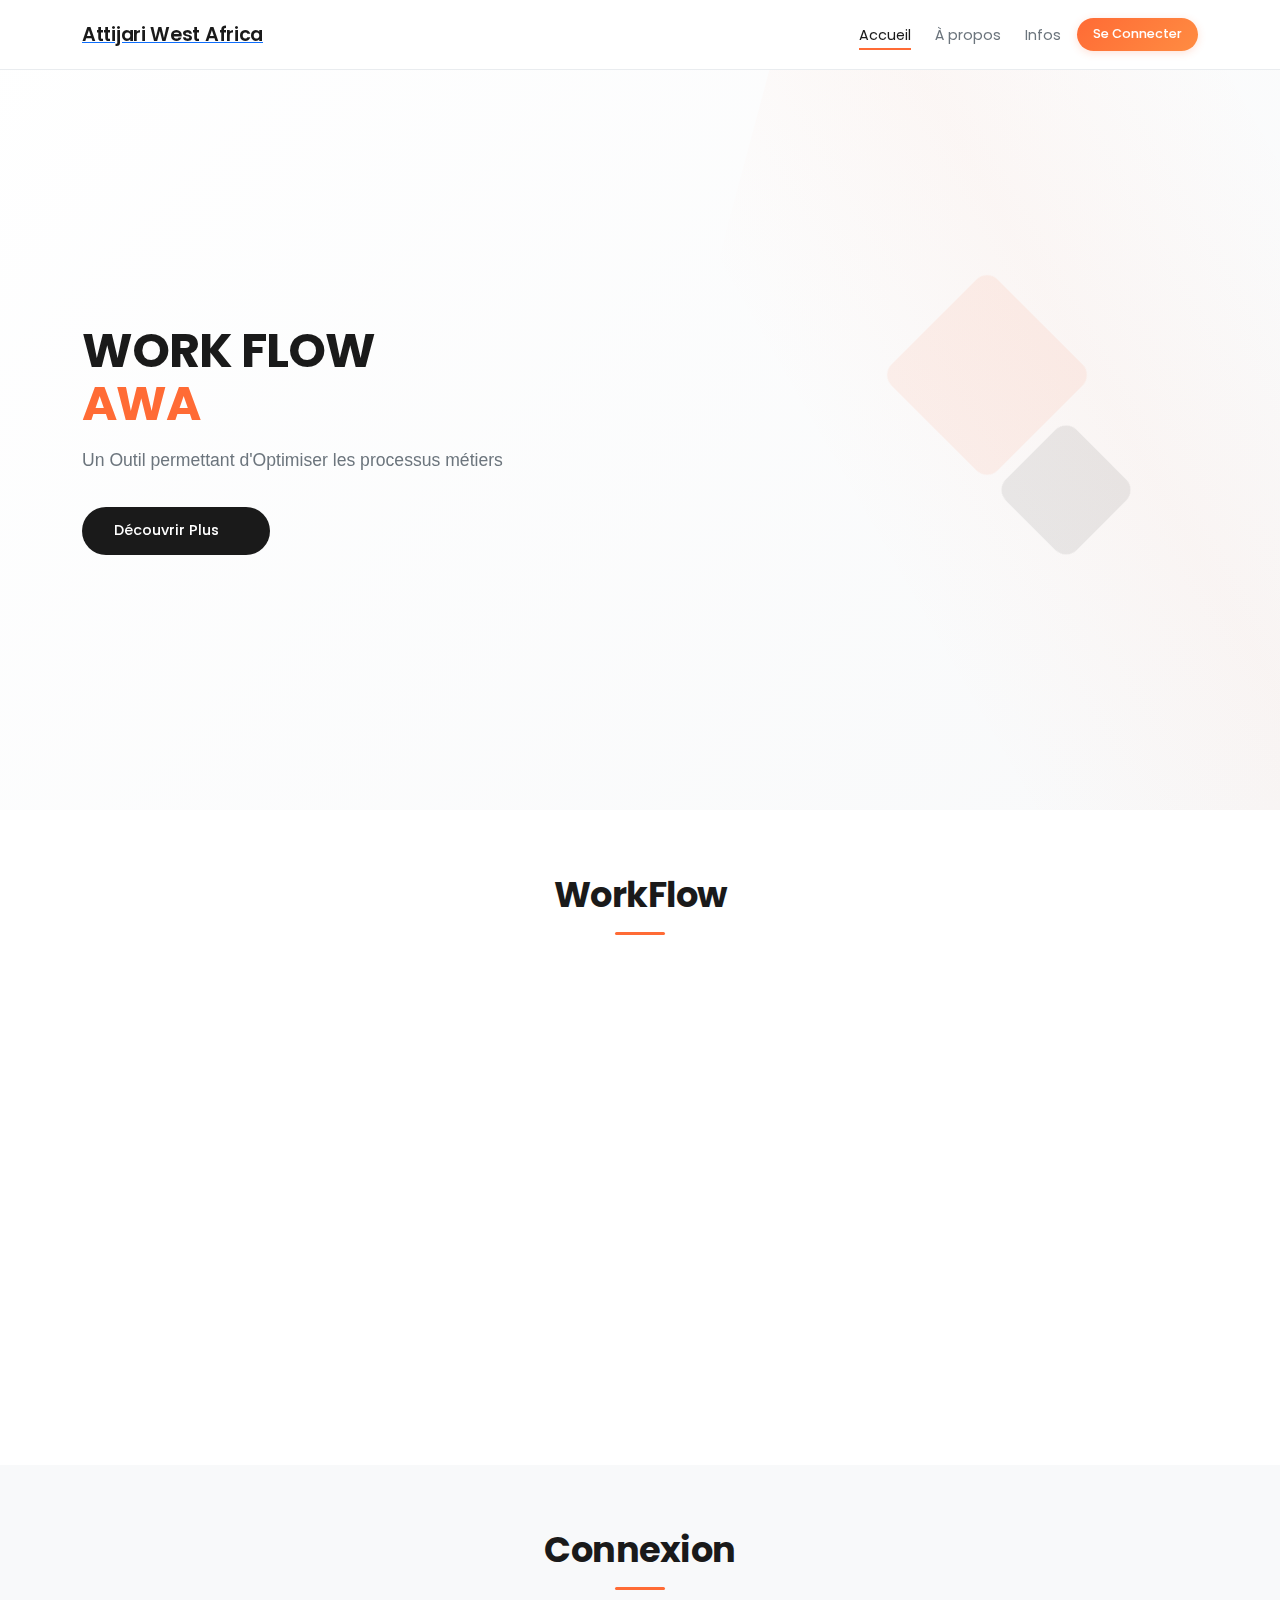
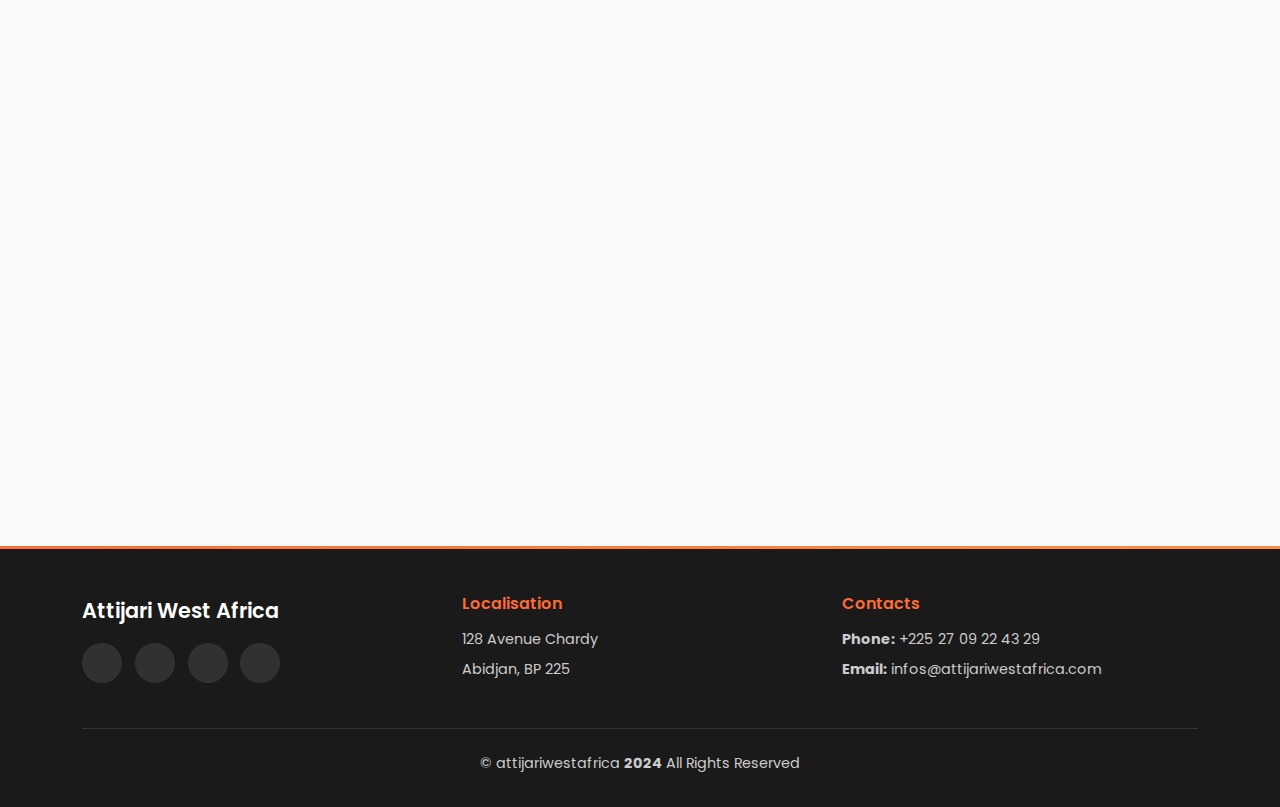
<file: frontend/demandes_validation.html>
<!DOCTYPE html>

<html lang="fr" class="material-style layout-fixed">

<head>
    <title>Compte utilisateur niveau_2</title>

    <meta charset="utf-8">
    <meta http-equiv="X-UA-Compatible" content="IE=edge" />
    <meta name="viewport" content="width=device-width, initial-scale=1.0, user-scalable=no, minimum-scale=1.0, maximum-scale=1.0">
    <meta name="description" content="" />
    <meta name="keywords" content="">
    <meta name="author" content="" />
    <!-- Favicons -->
    <link rel="icon" type="image/x-icon" href="images/sib_logo.PNG">

    <!-- Google fonts -->
    <link href="" rel="stylesheet">


    <!-- Icon fonts -->
    <link rel="stylesheet" href= "assets/assets_user/fonts/fontawesome.css">
    <link rel="stylesheet" href= "assets/assets_user/fonts/ionicons.css">
    <link rel="stylesheet" href= "assets/assets_user/fonts/linearicons.css">
    <link rel="stylesheet" href= "assets/assets_user/fonts/open-iconic.css">
    <link rel="stylesheet" href= "assets/assets_user/fonts/pe-icon-7-stroke.css">
    <link rel="stylesheet" href= "assets/assets_user/fonts/feather.css">
  
    <!-- Core stylesheets -->
    <link rel="stylesheet" href= "assets/assets_user/css/bootstrap-material.css">
    <link rel="stylesheet" href= "assets/assets_user/css/shreerang-material.css">
    <link rel="stylesheet" href= "assets/assets_user/css/uikit.css">
  
    <!-- Libs -->
    <link rel="stylesheet" href= "assets/assets_user/libs/perfect-scrollbar/perfect-scrollbar.css">
    <link rel="stylesheet" href= "assets/assets_user/libs/flot/flot.css">
    <link rel="stylesheet" href="css/design.css">

        <style>
        body {
            background: linear-gradient(135deg, #f4f4f4 0%, #f4f4f4 100%);
            min-height: 100vh;
            font-family: 'Segoe UI', Tahoma, Geneva, Verdana, sans-serif;
        }

        .chat-container {
            background: white;
            border-radius: 15px;
            box-shadow: 0 10px 30px rgba(0,0,0,0.3);
            overflow: hidden;
            max-width: 800px;
            margin: 20px auto;
            border: 2px solid #ffffff;
        }

     
    </style>

</head>

<body>
    <!-- [ Preloader ] Start -->
    <div class="page-loader">
        <div class="bg-primary"></div>
    </div>
    <!-- [ Preloader ] End -->

    <!-- [ Layout wrapper ] Start -->
    <div class="layout-wrapper layout-2">
        <div class="layout-inner">
            <!-- [ Layout sidenav ] Start -->
            <div id="layout-sidenav" class="layout-sidenav sidenav sidenav-vertical bg-white logo-dark">
                <!-- Brand demo (see assets/css/demo/demo.css) -->
                <div class="app-brand demo">
                    <span class="app-brand-logo demo">
                      <img src="images/sib_logo.PNG" alt="Brand Logo" class="img-fluid">
                    </span>
                    <a href="acceuil.html" class="app-brand-text demo sidenav-text font-weight-normal ml-2">WORKFLOW - AWA</a>
                    <a href="javascript:" class="layout-sidenav-toggle sidenav-link text-large ml-auto">
                        <i class="ion ion-md-menu align-middle"></i>
                    </a>
                </div>
                <div class="sidenav-divider mt-0"></div>

                <!-- Links -->
                <ul class="sidenav-inner py-1">

                    <!-- Dashboards -->
                    <li class="sidenav-item active">
                        <a href="acceuil.html" class="sidenav-link">
                            <i class="sidenav-icon feather icon-home"></i>
                            <div>Accueil</div>
                            <div class="pl-1 ml-auto">
                                <div class="badge badge-danger"></div>
                            </div>
                        </a>
                    </li>

                    <!-- Layouts -->


                    <!-- Forms & Tables -->
                    <li class="sidenav-divider mb-1"></li>

                    <li class="sidenav-item">
                      <a href="javascript:" class="sidenav-link sidenav-toggle font-weight-semibold">
                          <i class=""></i>
                          <div>Actions</div>
                      </a>
                                            <ul class="sidenav-menu">
                        <li id="intro_dmd" class="sidenav-item">
                          <a href="introduire_demandes.html" class="sidenav-link">
                            <i class="sidenav-icon feather icon-clipboard"></i>
                            <div>Introduire demande</div>
                          </a>
                        </li>
                        <li id="consult_dmd" class="sidenav-item">
                          <a href="consulter_demandes.html" class="sidenav-link">
                            <i class="sidenav-icon feather icon-grid"></i>
                            <div>Consulter mes demandes</div>
                          </a>
                        </li>
                        <li id="valid_dmd" class="sidenav-item">
                            <a href="demandes_validation.html" class="sidenav-link">
                              <i class="sidenav-icon feather icon-lock"></i>
                              <div>Valider des demandes</div>
                            </a>
                        </li>
                        <li id="stats_dmd" class="sidenav-item">
                            <a href="statistiques.html" class="sidenav-link">
                              <i class="sidenav-icon feather icon-lock"></i>
                              <div>Statistiques</div>
                            </a>
                          </li>
                      </ul>
                    </li>

                    <!--  Icons -->


                    <!-- Pages -->
                    <li class="sidenav-divider mb-1"></li>

                    <li class="sidenav-item">
                        <a href="pages_authentication_login-v1.html" class="sidenav-link">
                            <i class="sidenav-icon feather icon-lock"></i>
                            <div>Login</div>
                        </a>
                    </li>
                    <li class="sidenav-item">
                        <a href="pages_authentication_register-v1.html" class="sidenav-link">
                            <i class="sidenav-icon feather icon-user"></i>
                            <div>Signup</div>
                        </a>
                    </li>
                    <li class="sidenav-item">
                        <a href="pages_faq.html" class="sidenav-link">
                            <i class="sidenav-icon feather icon-anchor"></i>
                            <div>FAQ</div>
                        </a>
                    </li>
                </ul>
            </div>
            <!-- [ Layout sidenav ] End -->


            <!-- [ Layout container ] Start -->
            <div class="layout-container">
                <!-- [ Layout navbar ( Header ) ] Start -->
                <nav class="layout-navbar navbar navbar-expand-lg align-items-lg-center bg-dark container-p-x" id="layout-navbar">

                    <div class="navbar-collapse collapse" id="layout-navbar-collapse">
                        <!-- Divider -->
                        <div class="navbar-nav align-items-lg-center ml-auto">

                            <!-- Divider -->
                            <div class="nav-item d-none d-lg-block text-big font-weight-light line-height-1 opacity-25 mr-3 ml-1">|</div>
                            <div class="demo-navbar-user nav-item dropdown">
                                <a class="nav-link dropdown-toggle" href="#" data-toggle="dropdown">
                                    <span class="d-inline-flex flex-lg-row-reverse align-items-center align-middle">
                                        <img src="images/avatar.png" alt class="d-block ui-w-30 rounded-circle">
                                        <span id="user_id" class="px-1 mr-lg-2 ml-2 ml-lg-0"></span>
                                    </span>
                                </a>
                                <div class="dropdown-menu dropdown-menu-right">
                                    <a href="javascript:" class="dropdown-item">
                                        <i class="feather icon-user text-muted"></i> &nbsp; My profile</a>
                                    <a href="javascript:" class="dropdown-item">
                                        <i class="feather icon-mail text-muted"></i> &nbsp; Messages</a>
                                    <a href="javascript:" class="dropdown-item">
                                        <i class="feather icon-settings text-muted"></i> &nbsp; Account settings</a>
                                    <div class="dropdown-divider"></div>
                                    
                                      <a href="" class="dropdown-item">
                                        <i class="feather icon-power text-danger"></i> &nbsp;
                                        <input type="button" onclick="logout()" name="" value="Déconnexion">
                                      </a>
                                   

                                </div>
                            </div>
                        </div>
                    </div>
                </nav>
                <!-- [ Layout navbar ( Header ) ] End -->

                <!-- [ Layout content ] Start -->
                <div class="layout-content">

                    <div class="container-fluid flex-grow-1 container-p-y">
                        <h4 class="font-weight-bold py-3 mb-0">MES DEMANDES</h4>

                        <div class="row">

                            <!-- 3rd row Start -->

                            <div style="height: 310px" id="tasks-inner"></div>

                            <div class="col-xl-12">
                                <div class="card mb-4">
                                    <div class="card-header with-elements pb-0">
                                        <h6 class="card-header-title mb-0"></h6>
                                        <div class="card-header-elements ml-auto p-0">
                                            <ul class="nav nav-tabs">
                                                <li class="nav-item">
                                                    <a class="nav-link active" data-toggle="tab" href="#demande-intro">Demandes Introduites</a>
                                                </li>
                                                <li class="nav-item">
                                                    <a class="nav-link" data-toggle="tab" href="#demande-val">Demandes en validation</a>
                                                </li>
                                                <li class="nav-item">
                                                    <a class="nav-link" data-toggle="tab" href="#demande-fin-process">Demandes en fin de de processus</a>
                                                </li>
                                            </ul>
                                        </div>
                                    </div>

                                    <div class="nav-tabs-top">
                                        <div class="tab-content">

                                            <div class="tab-pane fade show active" id="demande-intro">
                                                <div style="height: 330px" id="tab-table-1">
                                                    <table class="table table-hover card-table">
                                                        <thead>
                                                            <tr>
                                                                <th style="font-weight: bold;">Type de demande</th>
                                                                <th style="font-weight: bold;">Banque</th>
                                                                 <th style="font-weight: bold;">Contrepartie</th>
                                                                 <th style="font-weight: bold;">Entité</th>
                                                                <th style="font-weight: bold;">Montant (Xof)</th>
                                                                <th style="font-weight: bold;"></th>
                                                            </tr>
                                                        </thead>
                                                        <tbody id="dmd_intro">


                                                        </tbody>
                                                    </table>
                                                </div>
                                                <a href="javascript:" class="card-footer d-block text-center text-dark small font-weight-semibold"></a>
                                            </div>
                                            <div class="tab-pane fade" id="demande-val">
                                                <div style="height: 330px" id="tab-table-2">
                                                    <table class="table table-hover card-table">
                                                        <thead>
                                                            <tr>
                                                                <th style="font-weight: bold;">Type de demande</th>
                                                                <th style="font-weight: bold;">Banque</th>
                                                                 <th style="font-weight: bold;">Contrepartie</th>
                                                                 <th style="font-weight: bold;">Entité</th>
                                                                <th style="font-weight: bold;">Montant (Xof)</th>
                                                                <th style="font-weight: bold;"></th>
                                                            </tr>
                                                        </thead>
                                                        <tbody id="dmd_valid">
                                                            
                                                        </tbody>
                                                    </table>
                                                </div>
                                                <a href="javascript:" class="card-footer d-block text-center text-dark small font-weight-semibold"></a>
                                            </div>
                                            <div class="tab-pane fade" id="demande-fin-process">
                                                <div style="height: 330px" id="tab-table-2">
                                                    <table class="table table-hover card-table">
                                                        <thead>
                                                            <tr>
                                                                <th style="font-weight: bold;">Entité</th>
                                                                <th style="font-weight: bold;">Type de demande</th>
                                                                <th style="font-weight: bold;">Contrepartie</th>
                                                                <th style="font-weight: bold;">Montant (Xof)</th>
                                                                <th style="font-weight: bold;">Date / Heure</th>
                                                                <th style="font-weight: bold;">Etat</th>
                                                            </tr>
                                                        </thead>
                                                        <tbody id="dmd_fin_process">
                                                            
                                                        </tbody>
                                                    </table>
                                                </div>
                                                <a href="javascript:" class="card-footer d-block text-center text-dark small font-weight-semibold"></a>
                                            </div>
                                        </div>
                                    </div>
                                </div>
                            </div>
                            <!-- 3rd row Start -->
                        </div>

					</div>
                    
                </div>


                <!-- [ content ] End -->

                <!-- [ Layout footer ] Start -->
                <nav class="layout-footer footer bg-white">
                    <div class="container-fluid d-flex flex-wrap justify-content-between text-center container-p-x pb-3">
                        <div class="pt-3">
                            <span class="footer-text font-weight-semibold">&copy; <a href="" class="footer-link" target="_blank">Attijariwestafrica</a></span>
                        </div>
                        <div>
                            <a href="javascript:" class="footer-link pt-3">About Us</a>
                            <a href="javascript:" class="footer-link pt-3 ml-4">Help</a>
                            <a href="javascript:" class="footer-link pt-3 ml-4">Contact</a>
                            <a href="javascript:" class="footer-link pt-3 ml-4">Terms &amp; Conditions</a>
                        </div>
                    </div>
                </nav>
                <!-- [ Layout footer ] End -->

                </div>
                <!-- [ Layout content ] Start -->
            </div>
            <!-- [ Layout container ] End -->
        </div>
        <!-- Overlay -->
        <div class="layout-overlay layout-sidenav-toggle"></div>
    </div>
    <!-- [ Layout wrapper] End -->

    <!-- Core scripts -->
    <script src= "assets/assets_user/js/pace.js"></script>
    <script src= "assets/assets_user/js/jquery-3.3.1.min.js"></script>
    <script src= "assets/assets_user/libs/popper/popper.js"></script>
    <script src= "assets/assets_user/js/bootstrap.js"></script>
    <script src= "assets/assets_user/js/sidenav.js"></script>
    <script src= "assets/assets_user/js/layout-helpers.js"></script>
    <script src= "assets/assets_user/js/material-ripple.js"></script>

    <!-- Libs -->
    <script src= "assets/assets_user/libs/perfect-scrollbar/perfect-scrollbar.js"></script>
    <script src= "assets/assets_user/libs/eve/eve.js"></script>
    <!-- <script src= "assets/assets_user/libs/flot/flot.js"></script> -->
    <script src= "assets/assets_user/libs/flot/curvedLines.js"></script>
    <script src= "assets/assets_user/libs/chart-am4/core.js"></script>
    <script src= "assets/assets_user/libs/chart-am4/charts.js"></script>
    <script src= "assets/assets_user/libs/chart-am4/animated.js"></script>

    <!-- Demo -->
    <script src= "assets/assets_user/js/demo.js"></script><script src="assets/assets_user/js/analytics.js"></script>
    <script src= "assets/assets_user/js/pages/dashboards_index.js"></script>
    <script src="js/design.js"></script>
    
    <script>

        const API_URL = "http://127.0.0.1:8000/api";
        //const API_URL = "https://workflow-awa.onrender.com/api";

        async function logout() {
             
            localStorage.removeItem("token");
            //window.location.href = 'index.html';
        }

        async function infos_user() {
            
            const token = localStorage.getItem("token");
            
            const response = await fetch(`${API_URL}/users-joined/`, {
            method: "GET",
            headers: {
                "Authorization": "Bearer " + token,
                "Content-Type": "application/json"
            }
            });
            
            // Vérifier si la requête a réussi
            if (!response.ok) {
                    throw new Error(`Erreur HTTP : ${response.status}`);
            }
                
            const donnees = await response.json();
            
            const infos_user = donnees.results;

            document.getElementById("user_id").innerText = infos_user[0].prenom + " " + infos_user[0].nom;
            
            
            if (infos_user[0].niveau_hab==="Niveau 1") {
                
                document.getElementById('intro_dmd').style.display = 'none';
                document.getElementById('consult_dmd').style.display = 'none';
                document.getElementById('valid_dmd').style.display = 'none';

            } else if (infos_user[0].niveau_hab==="Niveau 2") {
                document.getElementById('valid_dmd').style.display = 'none';
                
            } else if (infos_user[0].niveau_hab==="Niveau 3") {
                document.getElementById('intro_dmd').style.display = 'none';
                document.getElementById('consult_dmd').style.display = 'none';
                
            } 
            
        }

        async function isConnected() {

            const token = localStorage.getItem("token");

            if (token) {
                console.log("Token présent :", token);
            } else {
                console.log("Aucun token trouvé");
                window.location.href = 'index.html';
            }
          
        }



        function formatNumber(number) {
            return Number(number).toLocaleString('fr-FR', { minimumFractionDigits: 0 });
        }

        //fonction pour charger les demandes ayant été validées au moins une fois par l'utilisateur
        function generateValidDemandesValiderRows(dmd_valid) {
            const tableBody = document.getElementById("dmd_valid");
            if (!tableBody) {
                console.error('Table body not found');
                return;
            }

            if (dmd_valid.length > 0) {
                dmd_valid.forEach(row => {
                    const tr = document.createElement('tr');
                    tr.innerHTML = `
                       <td class="align-middle">
                            <label>${escapeHtml(row.type_demande)}<br></label>
                        </td>
                        <td class="align-middle">
                            <div>
                                <div class="align-self-center ml-3">
                                    ${escapeHtml(row.banque)}
                                </div>
                            </div>
                        </td>
                        <td class="align-middle">
                            <div>
                                <div class="d-inline-block align-middle">
                                    ${escapeHtml(row.nom_client)}
                                </div>
                            </div>
                        </td>
                        <td class="align-middle">
                            <div>
                                <div class="d-inline-block align-middle">
                                    ${escapeHtml(row.categorie_demande)}
                                </div>
                            </div>
                        </td>
                        <td class="align-middle">
                            <div>
                                <div class="d-inline-block align-middle">
                                    ${escapeHtml(formatNumber(row.montant))}
                                </div>
                            </div>
                        </td>
                        <td class="align-middle">
                            <div>
                                <div class="d-inline-block align-middle">
                                    <button type="button" onclick="window.location.href='detail_consulter_demande.html?id_dmd=${row.id_demande}'" class="btn btn-dark">Détails</button>
                                </div>
                            </div>
                        </td>
                    `;
                    tableBody.appendChild(tr);
                });
            }
        }

        //fonction pour charger les demandes ayant été introduites simplement et devant être validées
        function generateTableDemandeRows(dmd) {
            
            const tableBody = document.getElementById('dmd_intro');
            if (!tableBody) {
                console.error('Table body not found');
                return;
            }
            
            if (dmd.length > 0) {
                
                dmd.forEach(row => {
                    const tr = document.createElement('tr');
                    tr.innerHTML = `
                        <td class="align-middle">
                            <label>${escapeHtml(row.type_demande)}<br></label>
                        </td>
                        <td class="align-middle">
                            <div>
                                <div class="align-self-center ml-3">
                                    ${escapeHtml(row.banque)}
                                </div>
                            </div>
                        </td>
                        <td class="align-middle">
                            <div>
                                <div class="d-inline-block align-middle">
                                    ${escapeHtml(row.nom_client)}
                                </div>
                            </div>
                        </td>
                        <td class="align-middle">
                            <div>
                                <div class="d-inline-block align-middle">
                                    ${escapeHtml(row.categorie_demande)}
                                </div>
                            </div>
                        </td>
                        <td class="align-middle">
                            <div>
                                <div class="d-inline-block align-middle">
                                    ${escapeHtml(formatNumber(row.montant))}
                                </div>
                            </div>
                        </td>
                        
                        <td class="align-middle">
                            <div>
                                <div class="d-inline-block align-middle">
                                    <button type="button" onclick="window.location.href='valider_demande.html?id_dmd=${row.id_demande}'" class="btn btn-info">Evaluer</button>
                                </div>
                            </div>
                        </td>
                    `;
                    tableBody.appendChild(tr);
                });
            }
        }

        //fonction pour charger les demandes ayant été au bout du process ou arrêtées par le DG Local
        function generateDemandes_finProcess(dmd_valid) {
            const tableBody = document.getElementById("dmd_fin_process");
            if (!tableBody) {
                console.error('Table body not found');
                return;
            }

            if (dmd_valid.length > 0) {
                dmd_valid.forEach(row => {
                    const tr = document.createElement('tr');

                    if(row.max_event === 9){
                        tr.innerHTML = `
                        <td class="align-middle">
                            <label class="custom-control custom-checkbox mb-0">
                                ${escapeHtml(row.categorie_demande)}<br>
                            </label>
                        </td>
                        <td class="align-middle">
                            <div>
                                <div class="media-body align-self-center ml-3">
                                    ${escapeHtml(row.type_demande)}
                                </div>
                            </div>
                        </td>
                        <td class="align-middle">
                            <div>
                                <div class="d-inline-block align-middle">
                                    ${escapeHtml(row.nom_client)}
                                </div>
                            </div>
                        </td>
                        <td class="align-middle">
                            <div>
                                <div class="d-inline-block align-middle">
                                    ${escapeHtml(formatNumber(row.montant))}
                                </div>
                            </div>
                        </td>
                        <td class="align-middle">
                            <div>
                                <div class="d-inline-block align-middle">
                                    ${escapeHtml(row.date_val)} 
                                </div>
                            </div>
                        </td>
                        <td class="align-middle">
                            <div>
                                <div class="d-inline-block align-middle">
                                    <button type="button" onclick="window.location.href=" class="btn btn-danger">Arrêté</button>
                                </div>
                            </div>
                        </td>
                        <td class="align-middle">
                            <div>
                                <div class="d-inline-block align-middle">
                                    <button type="button" onclick="window.location.href='detail_consulter_demande.html?id_dmd=${row.id_demande}'" class="btn btn-dark">Détails</button>
                                </div>
                            </div>
                        </td>
                        `;
                    }else{
                        tr.innerHTML = `
                        <td class="align-middle">
                            <label class="custom-control custom-checkbox mb-0">
                                ${escapeHtml(row.categorie_demande)}<br>
                            </label>
                        </td>
                        <td class="align-middle">
                            <div>
                                <div class="media-body align-self-center ml-3">
                                    ${escapeHtml(row.type_demande)}
                                </div>
                            </div>
                        </td>
                        <td class="align-middle">
                            <div>
                                <div class="d-inline-block align-middle">
                                    ${escapeHtml(row.nom_client)}
                                </div>
                            </div>
                        </td>
                        <td class="align-middle">
                            <div>
                                <div class="d-inline-block align-middle">
                                    ${escapeHtml(formatNumber(row.montant))}
                                </div>
                            </div>
                        </td>
                        <td class="align-middle">
                            <div>
                                <div class="d-inline-block align-middle">
                                    ${escapeHtml(row.date_val)} 
                                </div>
                            </div>
                        </td>
                        <td class="align-middle">
                            <div>
                                <div class="d-inline-block align-middle">
                                    <button type="button" onclick="window.location.href=" class="btn btn-default">Terme</button>
                                </div>
                            </div>
                        </td>
                        <td class="align-middle">
                            <div>
                                <div class="d-inline-block align-middle">
                                    <button type="button" onclick="window.location.href='detail_consulter_demande.html?id_dmd=${row.id_demande}'" class="btn btn-dark">Détails</button>
                                </div>
                            </div>
                        </td>
                        `;
                    }
                    
                    tableBody.appendChild(tr);
                });
            }
        }

        async function load_data_demandes() {

            // CETTE FONCTION CONSISTE A CHARGER LES DONNEES DU FORMULAIRE D'insertion des demandes 

            const token = localStorage.getItem("token");

            const response = await fetch(`${API_URL}/demandes_a_valider/`,{
            method: "GET",
            headers: {
                "Authorization": "Bearer " + token,
                "Content-Type": "application/json"
            }
            });
            

            // Vérifier si la requête a réussi
            if (!response.ok) {
                    throw new Error(`Erreur HTTP : ${response.status}`);
            }
                
            const donnees = await response.json();
            
            const demandes = donnees.results;
            

            try {
                
                generateTableDemandeRows(demandes);               
                
            } catch(error) {
                console.error('Erreur lors du chargement des données:', error);
                alert('Impossible de charger les données du tableau. Veuillez réessayer.');
            }
        }

        async function load_data_demandes_validation() {

            // CETTE FONCTION CONSISTE A CHARGER DEMANDES QUE LE USER A DEJA VALIDE AU MOINS UNE FOIS

            const token = localStorage.getItem("token");
            const response = await fetch(`${API_URL}/demandes_deja_valider/`,{
            method: "GET",
            headers: {
                "Authorization": "Bearer " + token,
                "Content-Type": "application/json"
            }
            });
            

            // Vérifier si la requête a réussi
            if (!response.ok) {
                    throw new Error(`Erreur HTTP : ${response.status}`);
            }
                
            const donnees = await response.json();
            
            const demandes = donnees.results;


            try {
                
                generateValidDemandesValiderRows(demandes);               
                
            } catch(error) {
                console.error('Erreur lors du chargement des données:', error);
                alert('Impossible de charger les données du tableau. Veuillez réessayer.');
            }
        }

        async function load_data_demandes_fin_process() {

            // CETTE FONCTION CONSISTE A CHARGER DEMANDES DANS LE PROCESSUS DE VALIDATION 
            const token = localStorage.getItem("token");
            const response = await fetch(`${API_URL}/demandes_fin_process/`,{
            method: "GET",
            headers: {
                "Authorization": "Bearer " + token,
                "Content-Type": "application/json"
            }
            });
            
            // Vérifier si la requête a réussi
            if (!response.ok) {
                    throw new Error(`Erreur HTTP : ${response.status}`);
            }
                
            const donnees = await response.json();
            
            const demandes = donnees.results;


            try {
                
                generateDemandes_finProcess(demandes);               
                
            } catch(error) {
                console.error('Erreur lors du chargement des données:', error);
                alert('Impossible de charger les données du tableau. Veuillez réessayer.');
            }
        }

        async function valider_demande() {
            
        }
        window.addEventListener('load', () => isConnected());
        window.addEventListener('load', () => infos_user());
        window.addEventListener('load', () => infos_user());
        window.addEventListener('load', () => load_data_demandes());
        window.addEventListener('load', () => load_data_demandes_validation());
        window.addEventListener('load', () => load_data_demandes_fin_process());
      
    </script>
    
</body>

</html>
</file>
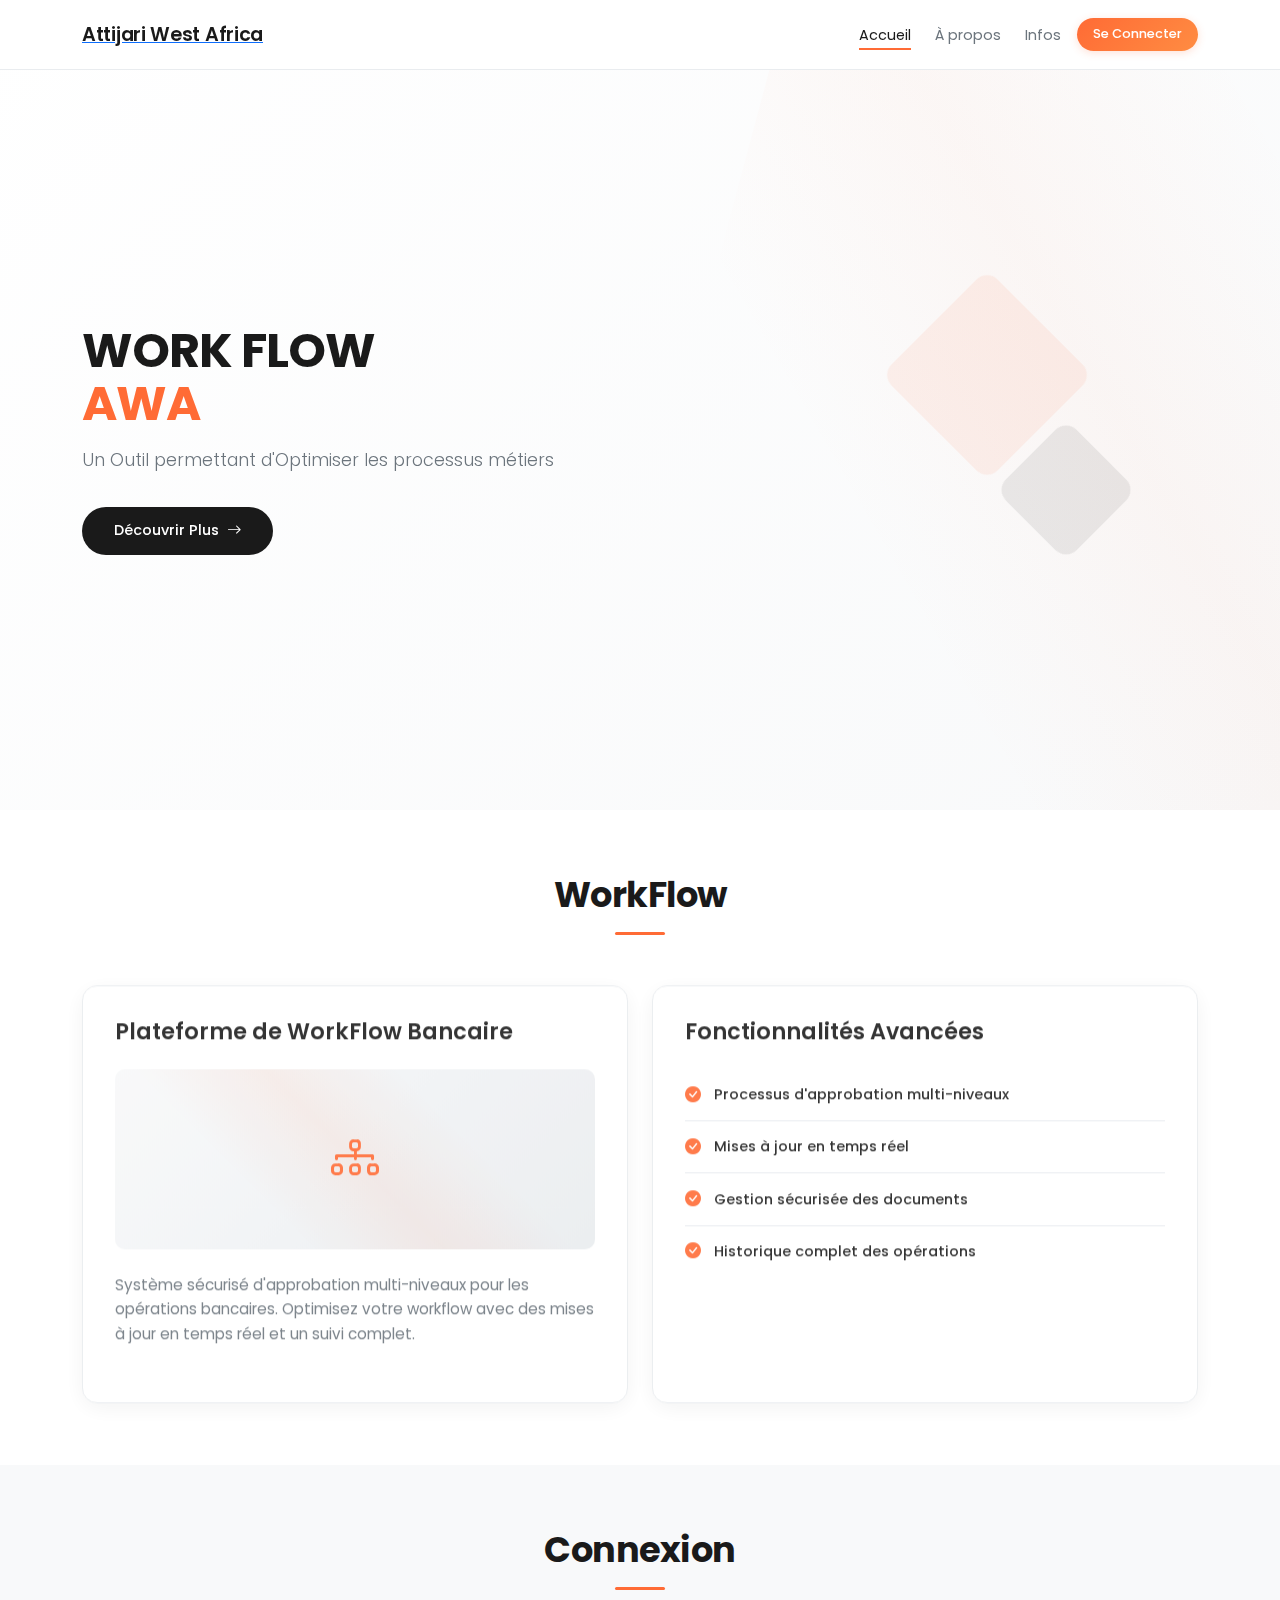
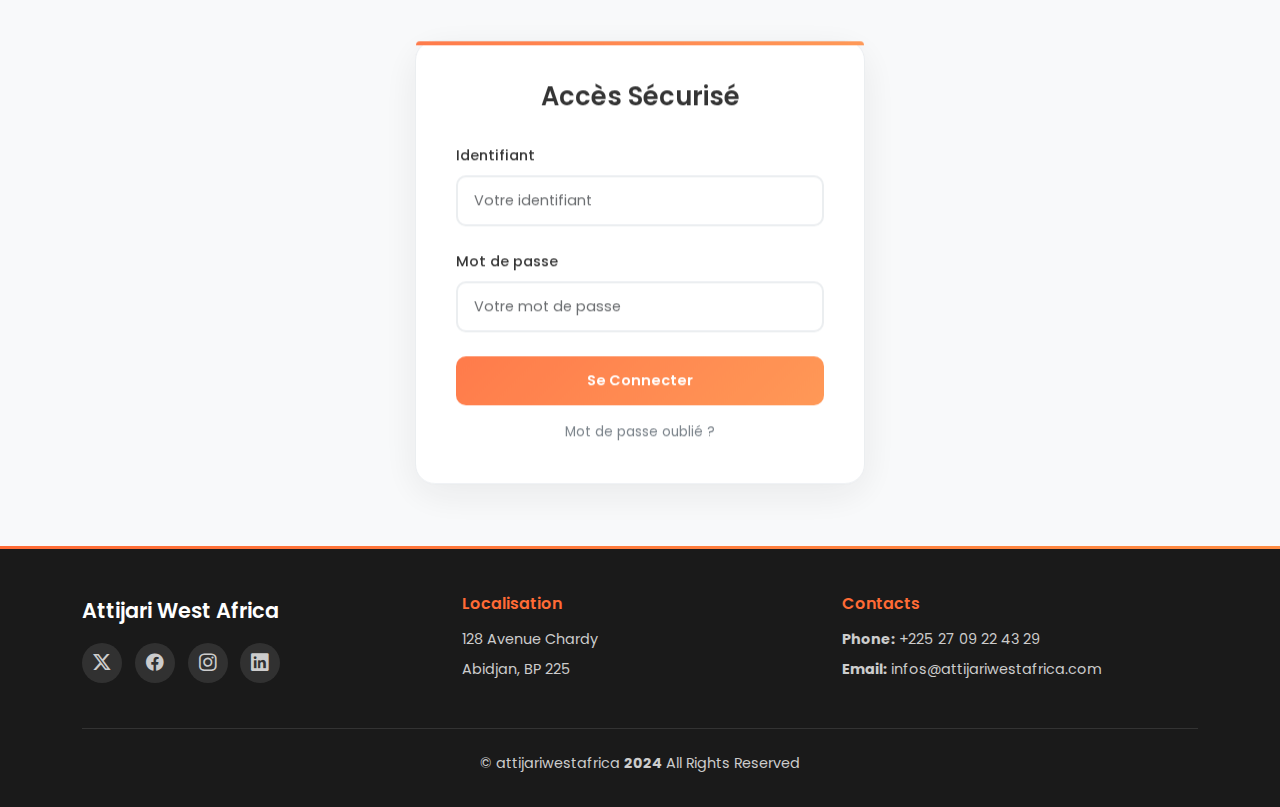
<file: frontend/detail_consulter_demande.html>
<!DOCTYPE html>

<html lang="fr" class="material-style layout-fixed">

<head>
    <title>Details de la demande</title>

    <meta charset="utf-8">
    <meta http-equiv="X-UA-Compatible" content="IE=edge" />
    <meta name="viewport" content="width=device-width, initial-scale=1.0, user-scalable=no, minimum-scale=1.0, maximum-scale=1.0">
    <meta name="description" content="" />
    <meta name="keywords" content="">
    <meta name="author" content="" />
    <!-- Favicons -->
    <link rel="icon" type="image/x-icon" href="images/sib_logo.PNG">

    <!-- Google fonts -->
    <link href="" rel="stylesheet">

    <!-- <link href="https://cdn.jsdelivr.net/npm/bootstrap@5.3.2/dist/css/bootstrap.min.css" rel="stylesheet"> -->
   
    <link rel="stylesheet" href= "assets/assets_user/fonts/fontawesome.css">
    <link rel="stylesheet" href= "assets/assets_user/fonts/ionicons.css">
    <link rel="stylesheet" href= "assets/assets_user/fonts/linearicons.css">
    <link rel="stylesheet" href= "assets/assets_user/fonts/open-iconic.css">
    <link rel="stylesheet" href= "assets/assets_user/fonts/pe-icon-7-stroke.css">
    <link rel="stylesheet" href= "assets/assets_user/fonts/feather.css">

   
    <link rel="stylesheet" href= "assets/assets_user/css/bootstrap-material.css">
    <link rel="stylesheet" href= "assets/assets_user/css/shreerang-material.css">
    <link rel="stylesheet" href= "assets/assets_user/css/uikit.css">
  
    <link rel="stylesheet" href= "assets/assets_user/libs/perfect-scrollbar/perfect-scrollbar.css">
    <link rel="stylesheet" href= "assets/assets_user/libs/flot/flot.css"> 
   
        <style>
        body {
            background: linear-gradient(135deg, #f4f4f4 0%, #f4f4f4 100%);
            min-height: 100vh;
            font-family: 'Segoe UI', Tahoma, Geneva, Verdana, sans-serif;
        }

        .chat-container {
            background: white;
            border-radius: 15px;
            box-shadow: 0 10px 30px rgba(0,0,0,0.3);
            overflow: hidden;
            max-width: 800px;
            margin: 20px auto;
            border: 2px solid #ffffff;
        }

     
    </style>
    
</head>

<body>
    <!-- [ Preloader ] Start -->
    <div class="page-loader">
        <div class="bg-primary"></div>
    </div>
    <!-- [ Preloader ] End -->

    <!-- [ Layout wrapper ] Start -->
    <div class="layout-wrapper layout-2">
        <div class="layout-inner">
            <!-- [ Layout sidenav ] Start -->
            <div id="layout-sidenav" class="layout-sidenav sidenav sidenav-vertical bg-white logo-dark">
                <!-- Brand demo (see assets/css/demo/demo.css) -->
                <div class="app-brand demo">
                    <span class="app-brand-logo demo">
                      <img src="images/sib_logo.PNG" alt="Brand Logo" class="img-fluid">
                    </span>
                    <a href="acceuil.html" class="app-brand-text demo sidenav-text font-weight-normal ml-2">WORKFLOW - AWA</a>
                    <a href="javascript:" class="layout-sidenav-toggle sidenav-link text-large ml-auto">
                        <i class="ion ion-md-menu align-middle"></i>
                    </a>
                </div>
                <div class="sidenav-divider mt-0"></div>

                <!-- Links -->
                <ul class="sidenav-inner py-1">

                    <!-- Dashboards -->
                    <li class="sidenav-item active">
                        <a href="acceuil.html" class="sidenav-link">
                            <i class="sidenav-icon feather icon-home"></i>
                            <div>Accueil</div>
                            <div class="pl-1 ml-auto">
                                <div class="badge badge-danger"></div>
                            </div>
                        </a>
                    </li>

                    <!-- Layouts -->


                    <!-- Forms & Tables -->
                    <li class="sidenav-divider mb-1"></li>

                    <li class="sidenav-item">
                      <a href="javascript:" class="sidenav-link sidenav-toggle font-weight-semibold">
                          <i class=""></i>
                          <div>Actions</div>
                      </a>
                                            <ul class="sidenav-menu">
                        <li id="intro_dmd" class="sidenav-item">
                          <a href="introduire_demandes.html" class="sidenav-link">
                            <i class="sidenav-icon feather icon-clipboard"></i>
                            <div>Introduire demande</div>
                          </a>
                        </li>
                        <li id="consult_dmd" class="sidenav-item">
                          <a href="consulter_demandes.html" class="sidenav-link">
                            <i class="sidenav-icon feather icon-grid"></i>
                            <div>Consulter mes demandes</div>
                          </a>
                        </li>
                        <li id="valid_dmd" class="sidenav-item">
                            <a href="demandes_validation.html" class="sidenav-link">
                              <i class="sidenav-icon feather icon-lock"></i>
                              <div>Valider des demandes</div>
                            </a>
                        </li>
                        <li id="stats_dmd" class="sidenav-item">
                            <a href="statistiques.html" class="sidenav-link">
                              <i class="sidenav-icon feather icon-lock"></i>
                              <div>Statistiques</div>
                            </a>
                          </li>
                      </ul>
                    </li>

                    <!--  Icons -->


                    <!-- Pages -->
                    <li class="sidenav-divider mb-1"></li>

                    <li class="sidenav-item">
                        <a href="pages_authentication_login-v1.html" class="sidenav-link">
                            <i class="sidenav-icon feather icon-lock"></i>
                            <div>Login</div>
                        </a>
                    </li>
                    <li class="sidenav-item">
                        <a href="pages_authentication_register-v1.html" class="sidenav-link">
                            <i class="sidenav-icon feather icon-user"></i>
                            <div>Signup</div>
                        </a>
                    </li>
                    <li class="sidenav-item">
                        <a href="pages_faq.html" class="sidenav-link">
                            <i class="sidenav-icon feather icon-anchor"></i>
                            <div>FAQ</div>
                        </a>
                    </li>
                </ul>
            </div>
            <!-- [ Layout sidenav ] End -->


            <!-- [ Layout container ] Start -->
            <div class="layout-container">
                <!-- [ Layout navbar ( Header ) ] Start -->
                <nav class="layout-navbar navbar navbar-expand-lg align-items-lg-center bg-dark container-p-x" id="layout-navbar">

                    <div class="navbar-collapse collapse" id="layout-navbar-collapse">
                        <!-- Divider -->
                        <div class="navbar-nav align-items-lg-center ml-auto">

                            <!-- Divider -->
                            <div class="nav-item d-none d-lg-block text-big font-weight-light line-height-1 opacity-25 mr-3 ml-1">|</div>
                            <div class="demo-navbar-user nav-item dropdown">
                                <a class="nav-link dropdown-toggle" href="#" data-toggle="dropdown">
                                    <span class="d-inline-flex flex-lg-row-reverse align-items-center align-middle">
                                        <img src="images/avatar.png" alt class="d-block ui-w-30 rounded-circle">
                                        <span id="user_id" class="px-1 mr-lg-2 ml-2 ml-lg-0"></span>
                                    </span>
                                </a>
                                <div class="dropdown-menu dropdown-menu-right">
                                    <a href="javascript:" class="dropdown-item">
                                        <i class="feather icon-user text-muted"></i> &nbsp; My profile</a>
                                    <a href="javascript:" class="dropdown-item">
                                        <i class="feather icon-mail text-muted"></i> &nbsp; Messages</a>
                                    <a href="javascript:" class="dropdown-item">
                                        <i class="feather icon-settings text-muted"></i> &nbsp; Account settings</a>
                                    <div class="dropdown-divider"></div>
                                    
                                      <a href="" class="dropdown-item">
                                        <i class="feather icon-power text-danger"></i> &nbsp;
                                        <input type="button" onclick="logout()" name="" value="Déconnexion">
                                      </a>
                                   

                                </div>
                            </div>
                        </div>
                    </div>
                </nav>
                <!-- [ Layout navbar ( Header ) ] End -->

                <!-- [ Layout content ] Start -->
                <div class="layout-content">

                    <div class="row">
                        <div class="col-md-12">
                            
                            <div class="row no-gutters row-bordered row-border-light h-100">
                                <div class="container">                       
                                    <div class="card-body">
                                        <div id="detail_commentaire" class="col-xl-12">

                                            
                                        </div>                
                                    </div> 
                                </div>    
                            </div>
                            
                        </div>
                    </div>
                    
                </div>

                <!-- [ content ] End -->

                <!-- [ Layout footer ] Start -->
                <nav class="layout-footer footer bg-white">
                    <div class="container-fluid d-flex flex-wrap justify-content-between text-center container-p-x pb-3">
                        <div class="pt-3">
                            <span class="footer-text font-weight-semibold">&copy; <a href="" class="footer-link" target="_blank">Attijariwestafrica</a></span>
                        </div>
                        <div>
                            <a href="javascript:" class="footer-link pt-3">About Us</a>
                            <a href="javascript:" class="footer-link pt-3 ml-4">Help</a>
                            <a href="javascript:" class="footer-link pt-3 ml-4">Contact</a>
                            <a href="javascript:" class="footer-link pt-3 ml-4">Terms &amp; Conditions</a>
                        </div>
                    </div>
                </nav>
                <!-- [ Layout footer ] End -->

            
                <!-- [ Layout content ] Start -->
            </div>
            <!-- [ Layout container ] End -->
        </div>
        <!-- Overlay -->
        <div class="layout-overlay layout-sidenav-toggle"></div>
    </div>


</body>    
<!-- Core scripts -->


<script src= "assets/assets_user/js/pace.js"></script>
<script src= "assets/assets_user/js/jquery-3.3.1.min.js"></script>
<script src= "assets/assets_user/libs/popper/popper.js"></script>
<script src= "assets/assets_user/js/bootstrap.js"></script> 
<script src="https://cdn.jsdelivr.net/npm/bootstrap@5.3.2/dist/js/bootstrap.bundle.min.js"></script> 
<script src= "assets/assets_user/js/sidenav.js"></script>
<script src= "assets/assets_user/js/layout-helpers.js"></script>
<script src= "assets/assets_user/js/material-ripple.js"></script>


<script src= "assets/assets_user/libs/perfect-scrollbar/perfect-scrollbar.js"></script>
<script src= "assets/assets_user/libs/eve/eve.js"></script>
<script src= "assets/assets_user/libs/flot/flot.js"></script>
<script src= "assets/assets_user/libs/flot/curvedLines.js"></script>
<script src= "assets/assets_user/libs/chart-am4/core.js"></script>
<script src= "assets/assets_user/libs/chart-am4/charts.js"></script>
<script src= "assets/assets_user/libs/chart-am4/animated.js"></script>


<script src= "assets/assets_user/js/demo.js"></script><script src="assets/assets_user/js/analytics.js"></script>
<script src= "assets/assets_user/js/pages/dashboards_index.js"></script> 
<script src="js/design.js"></script>

<script>

    const API_URL = "http://127.0.0.1:8000/api";
    //const API_URL = "https://workflow-awa.onrender.com/api";

    function confirmerEnvoi() {
        console.log("Fonction de confirmation appelée"); // Pour debug
        if(alert("Êtes-vous sûr de vouloir envoyer cette demande ?")){
        // Retourne true si l'utilisateur clique sur OK
        // Retourne false si l'utilisateur clique sur Annuler
            document.getElementById('valider_avis').submit();
        }

    }

    async function logout() {
            
        localStorage.removeItem("token");
        //window.location.href = 'index.html';
    }

    async function infos_user() {
        
        const token = localStorage.getItem("token");

        const response = await fetch(`${API_URL}/users-joined/`,{
            method: "GET",
            headers: {
            Authorization: "Bearer " + token,
            "Content-Type": "application/json",
            },
        });
        
        // Vérifier si la requête a réussi
        if (!response.ok) {
                throw new Error(`Erreur HTTP : ${response.status}`);
        }
            
        const donnees = await response.json();
        
        const infos_user = donnees.results;


        document.getElementById("user_id").innerText = infos_user[0].prenom + " " + infos_user[0].nom;
        
        
        if (infos_user[0].niveau_hab==="Niveau 1") {
            
            document.getElementById('intro_dmd').style.display = 'none';
            document.getElementById('consult_dmd').style.display = 'none';
            document.getElementById('valid_dmd').style.display = 'none';

        } else if (infos_user[0].niveau_hab==="Niveau 2") {
            document.getElementById('valid_dmd').style.display = 'none';
            
        } else if (infos_user[0].niveau_hab==="Niveau 3") {
            document.getElementById('intro_dmd').style.display = 'none';
            document.getElementById('consult_dmd').style.display = 'none';
            
        } 
        
    }

    async function isConnected() {

        const token = localStorage.getItem("token");

        if (token) {
            console.log("Token présent :", token);
        } else {
            console.log("Aucun token trouvé");
            window.location.href = 'index.html';
        }
        
    }

    function formatNumber(number) {
        return Number(number).toLocaleString('fr-FR', { minimumFractionDigits: 0 });
    }

    async function charger_demande() {
        
        const token = localStorage.getItem("token");

        const params = new URLSearchParams(window.location.search);

        const demande_id = params.get("id_dmd");

        const reponse = await fetch(`${API_URL}/demande_particulier/${demande_id}`,{
            method: "GET",
            headers: {
            Authorization: "Bearer " + token,
            "Content-Type": "application/json",
            },
        });

        const donnees = await reponse.json();

        if (!reponse.ok) {
            alert(donnee.detail || "Erreur lors de la mise a jour des données de la demande");
        }

        const infos_demandes = donnees.results;

        const rep = await fetch(`${API_URL}/decisions/`);

        const liste_decision = await rep.json();

        if (!rep.ok) {
            alert(data.detail || "Erreur lors de la mise a jour des données de la demande");
        }

        const liste_deroulante = document.getElementById('decision');
        liste_deroulante.innerHTML = '';

        liste_decision.forEach(t => {

            const option = document.createElement("option");
            option.value = t.id
            option.text = t.libelle
            liste_deroulante.appendChild(option);

        });


        document.getElementById("type_demande").innerText = infos_demandes[0].type_demande;
        document.getElementById("banque").innerText = infos_demandes[0].banque;
        document.getElementById("entite").innerText = infos_demandes[0].categorie_demande;
        document.getElementById("contrepartie").innerText = infos_demandes[0].nom_client;
        document.getElementById("montant").innerText = infos_demandes[0].montant;
        document.getElementById("note_analyse").href = "Demandes\\" + infos_demandes[0].note_analyse.split('\\').pop();
        document.getElementById("date_time").innerText = infos_demandes[0].date_time;
    }

    async function charger_details_commentaire() {
        
        const targetElementId = 'detail_commentaire';

        
        const token = localStorage.getItem("token");

        // Escape HTML characters to prevent XSS
        const escapeHtml = (str) => {
            const div = document.createElement('div');
            div.textContent = str;
            return div.innerHTML;
        };

        const params = new URLSearchParams(window.location.search);

        const demande_id = params.get("id_dmd");

        const reponse = await fetch(`${API_URL}/commentaires_demande/${demande_id}`,{
            method: "GET",
            headers: {
            Authorization: "Bearer " + token,
            "Content-Type": "application/json",
            },
        });

        const donnees = await reponse.json();

        if (!reponse.ok) {
            alert(donnee.detail || "Erreur lors de la mise a jour des données de la demande");
        }

        const infos_commentaire = donnees.results;

        // Generate HTML content
        const htmlContent = infos_commentaire.map(row => {
            return `
                <div class="bg-white ui-bordered mb-2">
                    <a href="#${escapeHtml(row.event_d)}" class="d-flex justify-content-between text-dark py-3 px-4" data-toggle="collapse">
                        ${escapeHtml(row.statut_d)}                            : ${escapeHtml(row.decision)} <span class="collapse-icon"></span>
                    </a>
                    <div id="${escapeHtml(row.event_d)}" class="collapse text-muted">
                        <div class="px-4 pb-3">
                                <div class="table-responsive">
                                    <table class="table card-table">
                                        <thead>
                                            <tr>
                                                <th></th>
                                                <th></th>
                                            </tr>
                                        </thead>
                                        <tbody>
                                            <tr>
                                                <td class="align-center">
                                                    <div class="media-body align-self-center ml-3">
                                                        <strong>Nom</strong>
                                                    </div>
                                                </td>
                                                <td class="align-center">
                                                    <div class="media-body align-self-center ml-3">
                                                        <h6 class="mb-0">${escapeHtml(row.nom)}</h6>
                                                    </div>
                                                </td>
                                            </tr>
                                            <tr>
                                                <td class="align-center">
                                                    <div class="media-body align-self-center ml-3">
                                                        <strong>Prénom</strong>
                                                    </div>
                                                </td>
                                                <td class="align-center">
                                                    <div class="media-body align-self-center ml-3">
                                                        <h6 class="mb-0">${escapeHtml(row.prenom)}</h6>
                                                    </div>
                                                </td>
                                            </tr>
                                            <tr>
                                                <td class="align-center">
                                                    <div class="media-body align-self-center ml-3">
                                                        <strong>Banque</strong>
                                                    </div>
                                                </td>
                                                <td class="align-center">
                                                    <div class="media-body align-self-center ml-3">
                                                        <h6 class="mb-0">${escapeHtml(row.banque)}</h6>
                                                    </div>
                                                </td>
                                            </tr>
                                            <tr>
                                                <td class="align-center">
                                                    <div class="media-body align-self-center ml-3">
                                                        <strong>Entité</strong>
                                                    </div>
                                                </td>
                                                <td class="align-center">
                                                    <div class="media-body align-self-center ml-3">
                                                        <h6 class="mb-0">${escapeHtml(row.entite)}</h6>
                                                    </div>
                                                </td>
                                            </tr>
                                            <tr>
                                                <td class="align-center">
                                                    <div class="media-body align-self-center ml-3">
                                                        <strong>Décision</strong>
                                                    </div>
                                                </td>
                                                <td class="align-center">
                                                    <div class="media-body align-self-center ml-3">
                                                        <h6 class="mb-0">${escapeHtml(row.decision)}</h6>
                                                    </div>
                                                </td>
                                            </tr>
                                            <tr>
                                                <td class="align-center">
                                                    <div class="media-body align-self-center ml-3">
                                                        <strong>Date heure</strong>
                                                    </div>
                                                </td>
                                                <td class="align-center">
                                                    <div class="media-body align-self-center ml-3">
                                                        <h6 class="mb-0">${escapeHtml(row.date_time)}</h6>
                                                    </div>
                                                </td>
                                            </tr>
                                            <tr>
                                                <td class="align-center">
                                                    <div class="media-body align-self-center ml-3">
                                                        <strong>Commentaire</strong>
                                                    </div>
                                                </td>
                                                <td class="align-center">
                                                    <div class="media-body align-self-center ml-3">
                                                    </div>
                                                </td>
                                            </tr>
                                        </tbody>
                                    </table>
                                </div>
                            <textarea class="form-control media-body align-self-center ml-3" id="comm" name="comm" cols="100" disabled>${escapeHtml(row.commentaire)}</textarea>
                        </div>
                    </div>
                </div>
            `;
        }).join('');

        // Insert into target element
        const targetElement = document.getElementById(targetElementId);
        if (targetElement) {
            targetElement.innerHTML = htmlContent;
        } else {
            console.error(`Element with ID ${targetElementId} not found.`);
        }

        return htmlContent; // Return the HTML string for optional further use
    }

    const form = document.getElementById("avis_form");

    /*form.addEventListener('submit', async (event) => {

        event.preventDefault();

        alert("TEST");

    } );*/


   async function showConfirmation(event) {
        
        event.preventDefault();
        
        const token = localStorage.getItem("token");

        const response = await fetch(`${API_URL}/users-joined/`,{
            method: "GET",
            headers: {
                "Authorization": "Bearer " + token,
                "Content-Type": "application/json"
            }
            });
        
        // Vérifier si la requête a réussi
        if (!response.ok) {
                throw new Error(`Erreur HTTP : ${response.status}`);
        }
            
        const donnees = await response.json();

        const infos_user = donnees.results;
        
        let modal = "";

        if (infos_user[0].banque !== "AIG" && infos_user[0].banque !== "AWA") {
            
            if(infos_user[0].entite === "DG"){

                const decision_valideur = getElementById("decision").text;

                if (decision_valideur === "Avis favorable") {
                    modal = new bootstrap.Modal(document.getElementById('confirmationModal')); 
                }else{
                    modal = new bootstrap.Modal(document.getElementById('confirmationModal_DG'));
                }
                    
            }else{
                
                modal = new bootstrap.Modal(document.getElementById('confirmationModal'));
            }

        } else{
            modal = new bootstrap.Modal(document.getElementById('confirmationModal'));
        }

        
        modal.show();
    }

    async function confirmSubmission() {
        
        const modal = bootstrap.Modal.getInstance(document.getElementById('confirmationModal'));
        modal.hide();

        const params = new URLSearchParams(window.location.search);
        const demande_id = params.get("id_dmd");
        

        const formData = new FormData();
        formData.append("id_decision", document.getElementById("decision").value);
        formData.append("commentaire", document.getElementById("comm").value);
        
        console.log("FormData avant fichier:", {
                id_decision: formData.get("id_decision"),
                commentaire_intro: formData.get("commentaire"),
        });

        const process_ongoing = 1;

        try {
            
            const response = await fetch(`${API_URL}/valider_avis/${demande_id}/process_ongoing/${process_ongoing}`, {
                method: 'POST',
                body: formData,
            });

            if (!response.ok) {
                const errorData = await response.json();
                throw new Error(`Erreur HTTP: ${response.status}, Détails: ${JSON.stringify(formData)}`);
            }

            const result = await response.json();
            // Afficher une modale de succès après la soumission
            const successModal = new bootstrap.Modal(document.getElementsByClassName('Modal'));
            successModal.show();

        } catch (error) {
            console.error('Erreur lors de la soumission :', error);
            alert('Erreur lors de la soumission du formulaire !!!');
        }


        
    }

    function cancelSubmission() {
        const modal = bootstrap.Modal.getInstance(document.getElementsByClassName('Modal'));
        modal.hide();
    }

    function cancelSuccess()  {
        const modal = bootstrap.Modal.getInstance(document.getElementsByClassName('Modal'));
        modal.hide();
    }
                    
    window.addEventListener('load', () => isConnected());
    window.addEventListener('load', () => infos_user());
    window.addEventListener('load', () => charger_demande());
    window.addEventListener('load', () => charger_details_commentaire());


</script>
</file>
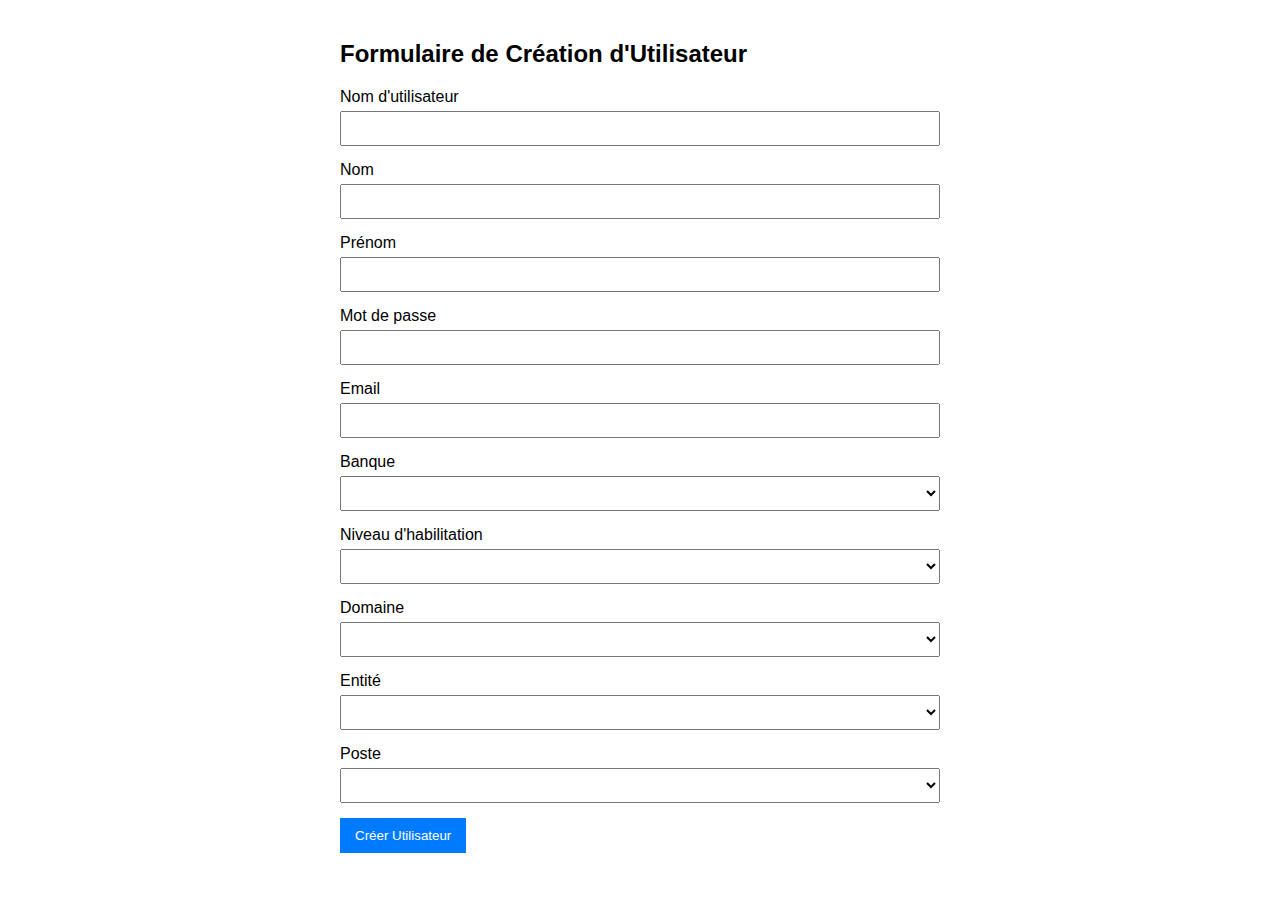
<file: frontend/formulaire_inscription.html>
<!DOCTYPE html>
<html lang="fr">
<head>
    <meta charset="UTF-8">
    <meta name="viewport" content="width=device-width, initial-scale=1.0">
    <title>Formulaire Utilisateur</title>
    <style>
        body {
            font-family: Arial, sans-serif;
            max-width: 600px;
            margin: 0 auto;
            padding: 20px;
        }
        .form-group {
            margin-bottom: 15px;
        }
        label {
            display: block;
            margin-bottom: 5px;
        }
        input, select {
            width: 100%;
            padding: 8px;
            box-sizing: border-box;
        }
        button {
            padding: 10px 15px;
            background-color: #007bff;
            color: white;
            border: none;
            cursor: pointer;
        }
        button:hover {
            background-color: #0056b3;
        }
    </style>
</head>
<body>
    <h2>Formulaire de Création d'Utilisateur</h2>
    <div>
        <div class="form-group">
            <label for="username">Nom d'utilisateur</label>
            <input type="text" id="username" name="username" required>
        </div>
        <div class="form-group">
            <label for="nom">Nom</label>
            <input type="text" id="nom" name="nom" required>
        </div>
        <div class="form-group">
            <label for="prenom">Prénom</label>
            <input type="text" id="prenom" name="prenom" required>
        </div>
        <div class="form-group">
            <label for="password">Mot de passe</label>
            <input type="password" id="password" name="password" required>
        </div>
        <div class="form-group">
            <label for="email">Email</label>
            <input type="email" id="email" name="email" required>
        </div>
        <div class="form-group">
            <label for="id_banque">Banque</label>
            <select id="id_banque" name="id_banque" required>
                <option value=""></option>
                <!-- Options à remplir dynamiquement via API ou backend -->
            </select>
        </div>
        <div class="form-group">
            <label for="id_niv_hab">Niveau d'habilitation</label>
            <select id="id_niv_hab" name="id_niv_hab" required>
                <option value=""></option>
                <!-- Options à remplir dynamiquement via API ou backend -->
            </select>
        </div>
            <div class="form-group">
            <label for="domaine">Domaine</label>
            <select id="domaine" name="domaine" required>
                <option value=""></option>
                <!-- Options à remplir dynamiquement via API ou backend -->
            </select>
        </div>
        <div class="form-group">
            <label for="id_entite">Entité</label>
            <select id="id_entite" name="id_entite" required>
                <option value=""></option>
                <!-- Options à remplir dynamiquement via API ou backend -->
            </select>
        </div>
        <div class="form-group">
            <label for="id_poste">Poste</label>
            <select id="id_poste" name="id_poste" required>
                <option value=""></option>
                <!-- Options à remplir dynamiquement via API ou backend -->
            </select>
        </div>
        <button onclick="register()" type="submit">Créer Utilisateur</button>
    </div>

    <script>
        //const API_URL = "http://127.0.0.1:8000/api";
        const API_URL = "https://workflow-awa.onrender.com/api";
        async function load_data_form() {
            
            try {

                // Récupération des données pour les menus déroulants depuis l'API
                const [banquesResponse, niveaux_habResponse, entitesResponse, postesResponse, domaineResponse] = await Promise.all([
                    fetch(`${API_URL}/banques`),
                    fetch(`${API_URL}/niveaux_hab`),
                    fetch(`${API_URL}/entites`),
                    fetch(`${API_URL}/postes`),
                    fetch(`${API_URL}/domaine`),
                ]);  
                
                const banques = await banquesResponse.json();
                const niveaux_hab = await niveaux_habResponse.json();
                const entites = await entitesResponse.json();
                const postes = await postesResponse.json();
                const domaines = await domaineResponse.json();

                // Remplissage du menu déroulant des banques
                const domaineSelect = document.getElementById('domaine');
                domaines.forEach(domaine => {
                   
                    const option = document.createElement('option');
                    option.value = domaine.id
                    option.textContent = domaine.libelle;
                    domaineSelect.appendChild(option);
                });

                // Sélectionner la première option valide si elle existe
                if (domaines.length > 0) {
                    domaineSelect.selectedIndex = 1;
                }


                // Remplissage du menu déroulant des banques
                const banqueSelect = document.getElementById('id_banque');
                banques.forEach(banque => {
                   
                    const option = document.createElement('option');
                    option.value = banque.id
                    option.textContent = banque.sigle.concat(" - ", banque.nom);
                    banqueSelect.appendChild(option);
                });

                // Sélectionner la première option valide si elle existe
                if (banques.length > 0) {
                    banqueSelect.selectedIndex = 1;
                }

                // Remplissage du menu déroulant des niveaux_hab
                const niv_HabSelect = document.getElementById('id_niv_hab');
                niveaux_hab.forEach(niv_hab => {
                    const option = document.createElement('option');
                    option.value = niv_hab.id;
                    option.textContent = niv_hab.code.concat(" - ", niv_hab.description); 
                    niv_HabSelect.appendChild(option);
                });

                // Sélectionner la première option valide si elle existe
                if (niveaux_hab.length > 0) {
                    niv_HabSelect.selectedIndex = 1;  
                }

                // Remplissage du menu déroulant des entite
                const entiteSelect = document.getElementById('id_entite');
                entites.forEach(entite => {
                    const option = document.createElement('option');
                    option.value = entite.id;
                    option.textContent = entite.libelle.concat(" - ", entite.description); 
                    entiteSelect.appendChild(option);
                });

                // Sélectionner la première option valide si elle existe
                if (entites.length > 0) {
                    entiteSelect.selectedIndex = 1;
                }


                // Remplissage du menu déroulant des postes
                const posteSelect = document.getElementById('id_poste');
                postes.forEach(poste => {
                    const option = document.createElement('option');
                    option.value = poste.id;
                    option.textContent = poste.libelle; 
                    posteSelect.appendChild(option);
                });

                // Sélectionner la première option valide si elle existe
                if (postes.length > 0) {
                    posteSelect.selectedIndex = 1;
                }



            } catch(error) {
                console.error('Erreur lors du chargement des données:', error);
                alert('Impossible de charger les données du formulaire. Veuillez réessayer.');
            }
        }


        async function register() {
            
            const username = document.getElementById("username").value;
            const password = document.getElementById("password").value;
            const nom = document.getElementById("nom").value;
            const prenom = document.getElementById("prenom").value;
            const email = document.getElementById("email").value;
            const id_banque = document.getElementById("id_banque").value;
            const id_niv_hab = document.getElementById("id_niv_hab").value;
            const id_entite = document.getElementById("id_entite").value;
            const id_poste = document.getElementById("id_poste").value;
            
            const response = await fetch(`${API_URL}/register`, {
                method: "POST",
                headers: { "Content-Type": "application/json" },
                body: JSON.stringify({username, nom, prenom, password, email, id_banque, id_niv_hab, id_entite, id_poste})
            });

            const data = await response.json();

            if (response.ok) {
               
                const user_id = data.id;
                const domaine_id = document.getElementById("domaine").value;
                
                const resp = await fetch(`${API_URL}/user_domaine`, {
                    method: "POST",
                    headers: {"Content-Type": "application/json" },
                    body: JSON.stringify({user_id, domaine_id})
                });

                const donnee = await resp.json();

                if (resp.ok) {
                    
                     alert("Inscription réussie ! Connectez-vous.");
                    
                } else {
                    alert("Erreur lors du setting du domaine");
                }


            } else {
                alert("Erreur lors de l'inscription");
            }            
        }

        window.onload = load_data_form;
    </script>

</body>
</html>
</file>
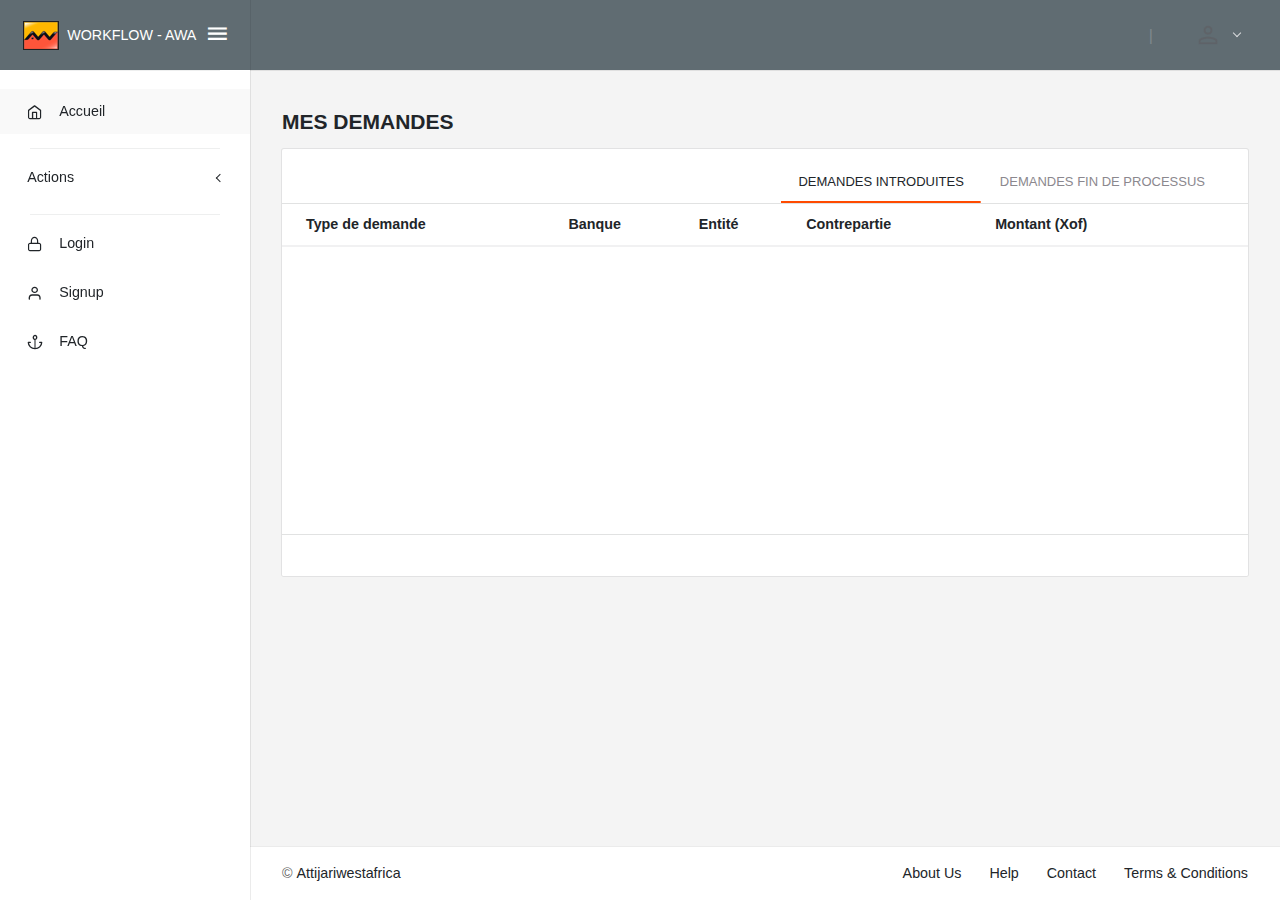
<file: frontend/ggrg_demandes_validation.html>
<!DOCTYPE html>

<html lang="fr" class="material-style layout-fixed">

<head>
    <title>Compte utilisateur niveau_2</title>

    <meta charset="utf-8">
    <meta http-equiv="X-UA-Compatible" content="IE=edge" />
    <meta name="viewport" content="width=device-width, initial-scale=1.0, user-scalable=no, minimum-scale=1.0, maximum-scale=1.0">
    <meta name="description" content="" />
    <meta name="keywords" content="">
    <meta name="author" content="" />
    <!-- Favicons -->
    <link rel="icon" type="image/x-icon" href="images/sib_logo.PNG">

    <!-- Google fonts -->
    <link href="" rel="stylesheet">


    <!-- Icon fonts -->
    <link rel="stylesheet" href= "assets/assets_user/fonts/fontawesome.css">
    <link rel="stylesheet" href= "assets/assets_user/fonts/ionicons.css">
    <link rel="stylesheet" href= "assets/assets_user/fonts/linearicons.css">
    <link rel="stylesheet" href= "assets/assets_user/fonts/open-iconic.css">
    <link rel="stylesheet" href= "assets/assets_user/fonts/pe-icon-7-stroke.css">
    <link rel="stylesheet" href= "assets/assets_user/fonts/feather.css">
  
    <!-- Core stylesheets -->
    <link rel="stylesheet" href= "assets/assets_user/css/bootstrap-material.css">
    <link rel="stylesheet" href= "assets/assets_user/css/shreerang-material.css">
    <link rel="stylesheet" href= "assets/assets_user/css/uikit.css">
  
    <!-- Libs -->
    <link rel="stylesheet" href= "assets/assets_user/libs/perfect-scrollbar/perfect-scrollbar.css">
    <link rel="stylesheet" href= "assets/assets_user/libs/flot/flot.css">
    <link rel="stylesheet" href="css/design.css">

    <style>
        body {
            background: linear-gradient(135deg, #f4f4f4 0%, #f4f4f4 100%);
            min-height: 100vh;
            font-family: 'Segoe UI', Tahoma, Geneva, Verdana, sans-serif;
        }

        .chat-container {
            background: white;
            border-radius: 15px;
            box-shadow: 0 10px 30px rgba(0,0,0,0.3);
            overflow: hidden;
            max-width: 800px;
            margin: 20px auto;
            border: 2px solid #ffffff;
        }

     
    </style>

</head>

<body>
    <!-- [ Preloader ] Start -->
    <div class="page-loader">
        <div class="bg-primary"></div>
    </div>
    <!-- [ Preloader ] End -->

    <!-- [ Layout wrapper ] Start -->
    <div class="layout-wrapper layout-2">
        <div class="layout-inner">
            <!-- [ Layout sidenav ] Start -->
            <div id="layout-sidenav" class="layout-sidenav sidenav sidenav-vertical bg-white logo-dark">
                <!-- Brand demo (see assets/css/demo/demo.css) -->
                <div class="app-brand demo">
                    <span class="app-brand-logo demo">
                      <img src="images/sib_logo.PNG" alt="Brand Logo" class="img-fluid">
                    </span>
                    <a href="acceuil.html" class="app-brand-text demo sidenav-text font-weight-normal ml-2">WORKFLOW - AWA</a>
                    <a href="javascript:" class="layout-sidenav-toggle sidenav-link text-large ml-auto">
                        <i class="ion ion-md-menu align-middle"></i>
                    </a>
                </div>
                <div class="sidenav-divider mt-0"></div>

                <!-- Links -->
                <ul class="sidenav-inner py-1">

                    <!-- Dashboards -->
                    <li class="sidenav-item active">
                        <a href="acceuil.html" class="sidenav-link">
                            <i class="sidenav-icon feather icon-home"></i>
                            <div>Accueil</div>
                            <div class="pl-1 ml-auto">
                                <div class="badge badge-danger"></div>
                            </div>
                        </a>
                    </li>

                    <!-- Layouts -->


                    <!-- Forms & Tables -->
                    <li class="sidenav-divider mb-1"></li>

                    <li class="sidenav-item">
                      <a href="javascript:" class="sidenav-link sidenav-toggle font-weight-semibold">
                          <i class=""></i>
                          <div>Actions</div>
                      </a>
                                            <ul class="sidenav-menu">
                        <li id="intro_dmd" class="sidenav-item">
                          <a href="introduire_demandes.html" class="sidenav-link">
                            <i class="sidenav-icon feather icon-clipboard"></i>
                            <div>Introduire demande</div>
                          </a>
                        </li>
                        <li id="consult_dmd" class="sidenav-item">
                          <a href="consulter_demandes.html" class="sidenav-link">
                            <i class="sidenav-icon feather icon-grid"></i>
                            <div>Consulter mes demandes</div>
                          </a>
                        </li>
                        <li id="valid_dmd" class="sidenav-item">
                            <a href="demandes_validation.html" class="sidenav-link">
                              <i class="sidenav-icon feather icon-lock"></i>
                              <div>Valider des demandes</div>
                            </a>
                        </li>
                        <li id="stats_dmd" class="sidenav-item">
                            <a href="statistiques.html" class="sidenav-link">
                              <i class="sidenav-icon feather icon-lock"></i>
                              <div>Statistiques</div>
                            </a>
                          </li>
                      </ul>
                    </li>

                    <!--  Icons -->


                    <!-- Pages -->
                    <li class="sidenav-divider mb-1"></li>

                    <li class="sidenav-item">
                        <a href="pages_authentication_login-v1.html" class="sidenav-link">
                            <i class="sidenav-icon feather icon-lock"></i>
                            <div>Login</div>
                        </a>
                    </li>
                    <li class="sidenav-item">
                        <a href="pages_authentication_register-v1.html" class="sidenav-link">
                            <i class="sidenav-icon feather icon-user"></i>
                            <div>Signup</div>
                        </a>
                    </li>
                    <li class="sidenav-item">
                        <a href="pages_faq.html" class="sidenav-link">
                            <i class="sidenav-icon feather icon-anchor"></i>
                            <div>FAQ</div>
                        </a>
                    </li>
                </ul>
            </div>
            <!-- [ Layout sidenav ] End -->


            <!-- [ Layout container ] Start -->
            <div class="layout-container">
                <!-- [ Layout navbar ( Header ) ] Start -->
                <nav class="layout-navbar navbar navbar-expand-lg align-items-lg-center bg-dark container-p-x" id="layout-navbar">

                    <div class="navbar-collapse collapse" id="layout-navbar-collapse">
                        <!-- Divider -->
                        <div class="navbar-nav align-items-lg-center ml-auto">

                            <!-- Divider -->
                            <div class="nav-item d-none d-lg-block text-big font-weight-light line-height-1 opacity-25 mr-3 ml-1">|</div>
                            <div class="demo-navbar-user nav-item dropdown">
                                <a class="nav-link dropdown-toggle" href="#" data-toggle="dropdown">
                                    <span class="d-inline-flex flex-lg-row-reverse align-items-center align-middle">
                                        <img src="images/avatar.png" alt class="d-block ui-w-30 rounded-circle">
                                        <span id="user_id" class="px-1 mr-lg-2 ml-2 ml-lg-0"></span>
                                    </span>
                                </a>
                                <div class="dropdown-menu dropdown-menu-right">
                                    <a href="javascript:" class="dropdown-item">
                                        <i class="feather icon-user text-muted"></i> &nbsp; My profile</a>
                                    <a href="javascript:" class="dropdown-item">
                                        <i class="feather icon-mail text-muted"></i> &nbsp; Messages</a>
                                    <a href="javascript:" class="dropdown-item">
                                        <i class="feather icon-settings text-muted"></i> &nbsp; Account settings</a>
                                    <div class="dropdown-divider"></div>
                                    
                                      <a href="" class="dropdown-item">
                                        <i class="feather icon-power text-danger"></i> &nbsp;
                                        <input type="button" onclick="logout()" name="" value="Déconnexion">
                                      </a>
                                   

                                </div>
                            </div>
                        </div>
                    </div>
                </nav>
                <!-- [ Layout navbar ( Header ) ] End -->

                <!-- [ Layout content ] Start -->
                <div class="layout-content">

                    <div class="container-fluid flex-grow-1 container-p-y">
                        <h4 class="font-weight-bold py-3 mb-0">MES DEMANDES</h4>

                        <div class="row">

                            <!-- 3rd row Start -->

                            <div style="height: 310px" id="tasks-inner"></div>

                            <div class="col-xl-12">
                                <div class="card mb-4">
                                    <div class="card-header with-elements pb-0">
                                        <h6 class="card-header-title mb-0"></h6>
                                        <div class="card-header-elements ml-auto p-0">
                                            <ul class="nav nav-tabs">
                                                <li class="nav-item">
                                                    <a class="nav-link active" data-toggle="tab" href="#demande-intro">Demandes Introduites</a>
                                                </li>
                                                <li class="nav-item">
                                                    <a class="nav-link" data-toggle="tab" href="#demande-val">Demandes fin de processus</a>
                                                </li>
                                            </ul>
                                        </div>
                                    </div>

                                    <div class="nav-tabs-top">
                                        <div class="tab-content">

                                            <div class="tab-pane fade show active" id="demande-intro">
                                                <div style="height: 330px" id="tab-table-1">
                                                    <table class="table table-hover card-table">
                                                        <thead>
                                                            <tr>
                                                                <th style="font-weight: bold;">Type de demande</th>
                                                                <th style="font-weight: bold;">Banque</th>
                                                                <th style="font-weight: bold;">Entité</th>
                                                                 <th style="font-weight: bold;">Contrepartie</th>
                                                                <th style="font-weight: bold;">Montant (Xof)</th>
                                                                <th style="font-weight: bold;"></th>
                                                            </tr>
                                                        </thead>
                                                        <tbody id="dmd_intro">


                                                        </tbody>
                                                    </table>
                                                </div>
                                                <a href="javascript:" class="card-footer d-block text-center text-dark small font-weight-semibold"></a>
                                            </div>
                                            <div class="tab-pane fade" id="demande-val">
                                                <div style="height: 330px" id="tab-table-2">
                                                    <table class="table table-hover card-table">
                                                        <thead>
                                                            <tr>
                                                                
                                                                <th style="font-weight: bold;">Type de demande</th>
                                                                <th style="font-weight: bold;">Filiale</th>
                                                                <th style="font-weight: bold;">Contrepartie</th>
                                                                <th style="font-weight: bold;">Entité</th>
                                                                <th style="font-weight: bold;">Montant (Xof)</th>
                                                                
                                                                
                                                            </tr>
                                                        </thead>
                                                        <tbody id="dmd_valid">
                                                            
                                                        </tbody>
                                                    </table>
                                                </div>
                                                <a href="javascript:" class="card-footer d-block text-center text-dark small font-weight-semibold"></a>
                                            </div>
                                        </div>
                                    </div>
                                </div>
                            </div>
                            <!-- 3rd row Start -->
                        </div>

					</div>
                    
                </div>


                <!-- [ content ] End -->

                <!-- [ Layout footer ] Start -->
                <nav class="layout-footer footer bg-white">
                    <div class="container-fluid d-flex flex-wrap justify-content-between text-center container-p-x pb-3">
                        <div class="pt-3">
                            <span class="footer-text font-weight-semibold">&copy; <a href="" class="footer-link" target="_blank">Attijariwestafrica</a></span>
                        </div>
                        <div>
                            <a href="javascript:" class="footer-link pt-3">About Us</a>
                            <a href="javascript:" class="footer-link pt-3 ml-4">Help</a>
                            <a href="javascript:" class="footer-link pt-3 ml-4">Contact</a>
                            <a href="javascript:" class="footer-link pt-3 ml-4">Terms &amp; Conditions</a>
                        </div>
                    </div>
                </nav>
                <!-- [ Layout footer ] End -->

                </div>
                <!-- [ Layout content ] Start -->
            </div>
            <!-- [ Layout container ] End -->
        </div>
        <!-- Overlay -->
        <div class="layout-overlay layout-sidenav-toggle"></div>
    </div>
    <!-- [ Layout wrapper] End -->

    <div class="modal fade" id="confirmationModal" tabindex="-1" aria-labelledby="confirmationModalLabel" aria-hidden="true">
        <div class="modal-dialog modal-dialog-centered">
            <div class="modal-content modal-shadow">
                <div class="modal-header">
                    <h5 class="modal-title" id="confirmationModalLabel">Voulez-vous vraiment cloturer cette demande  ?</h5>
                </div>
                <div class="modal-body">
                    <label for="comm"><strong>Commentaire</strong></label>
                    <textarea class='form-control' id='comm' name='comm' placeholder="Laisser un message"></textarea>
                </div>
                <input type="hidden" id='id_dmd' name="id_dmd" value=''>    
                <div class="clearfix"></div>
                <div class="modal-footer">
                    <button type="button" class="btn btn-secondary" data-bs-dismiss="modal" onclick="cancelSubmission()">Annuler</button>
                    <button type="button" class="btn btn-primary" onclick="confirmSubmission()">Confirmer</button>
                </div>
            </div>
        </div>
    </div>

    <!-- Modale de confirmation pour le DG -->
    <div class="modal fade" id="successModal" tabindex="-1" aria-labelledby="confirmationModalLabel" aria-hidden="true">
        <div class="modal-dialog modal-dialog-centered">
            <div class="modal-content modal-shadow">
                <div class="modal-header">
                    <h5 class="modal-title" id="confirmationModalLabel">Cloturer demande</h5>
                </div>
                <div class="modal-body">
                    Demande  cloturée !
                </div>
                <div class="modal-footer">
                    <button type="button" class="btn btn-primary" onclick="cancelSuccess()">OK</button>
                </div>
            </div>
        </div>
    </div>

</body>

    <!-- Core scripts -->
    <script src= "assets/assets_user/js/pace.js"></script>
    <script src= "assets/assets_user/js/jquery-3.3.1.min.js"></script>
    <script src= "assets/assets_user/libs/popper/popper.js"></script>
    <script src= "assets/assets_user/js/bootstrap.js"></script>
    <script src= "assets/assets_user/js/sidenav.js"></script>
    <script src= "assets/assets_user/js/layout-helpers.js"></script>
    <script src= "assets/assets_user/js/material-ripple.js"></script>

    <!-- Libs -->
    <script src= "assets/assets_user/libs/perfect-scrollbar/perfect-scrollbar.js"></script>
    <script src= "assets/assets_user/libs/eve/eve.js"></script>
    <!-- <script src= "assets/assets_user/libs/flot/flot.js"></script> -->
    <script src= "assets/assets_user/libs/flot/curvedLines.js"></script>
    <script src= "assets/assets_user/libs/chart-am4/core.js"></script>
    <script src= "assets/assets_user/libs/chart-am4/charts.js"></script>
    <script src= "assets/assets_user/libs/chart-am4/animated.js"></script>

    <!-- Demo -->
    <script src= "assets/assets_user/js/demo.js"></script><script src="assets/assets_user/js/analytics.js"></script>
    <script src= "assets/assets_user/js/pages/dashboards_index.js"></script>
    <script src="js/design.js"></script>
    
    <script>

        //const API_URL = "http://127.0.0.1:8000/api";
        const API_URL = "https://workflow-awa.onrender.com/api";

        async function logout() {
        await fetch(`${API_URL}/logout/`, {
            method: 'POST',
            credentials: 'include',
        });
            window.location.href = 'index.html';
        }

        async function infos_user() {
            
            const response = await fetch(`${API_URL}/users-joined/`);
            
            // Vérifier si la requête a réussi
            if (!response.ok) {
                    throw new Error(`Erreur HTTP : ${response.status}`);
            }
                
            const donnees = await response.json();
            
            const infos_user = donnees.results;

            document.getElementById("user_id").innerText = infos_user[0].prenom + " " + infos_user[0].nom;
            
            
            if (infos_user[0].niveau_hab==="Niveau 1") {
                
                document.getElementById('intro_dmd').style.display = 'none';
                document.getElementById('consult_dmd').style.display = 'none';
                document.getElementById('valid_dmd').style.display = 'none';

            } else if (infos_user[0].niveau_hab==="Niveau 2") {
                document.getElementById('valid_dmd').style.display = 'none';
                
            } else if (infos_user[0].niveau_hab==="Niveau 3") {
                document.getElementById('intro_dmd').style.display = 'none';
                document.getElementById('consult_dmd').style.display = 'none';
                
            } 
            
        }

        async function isConnected() {
            
            console.log("Vérification du rôle avec token");
            const response = await fetch(`${API_URL}/current-user/`);
            if (!response.ok) {
                console.error("Erreur lors de la vérification du rôle :", response.statusText);
                window.location.href = 'index.html';
            }
          
        }



        function formatNumber(number) {
            return Number(number).toLocaleString('fr-FR', { minimumFractionDigits: 0 });
        }

        //fonction pour charger les demandes ayant été validées au moins une fois par l'utilisateur
        function generateValidDemandesValiderRows(dmd_valid) {
            const tableBody = document.getElementById("dmd_valid");
            if (!tableBody) {
                console.error('Table body not found');
                return;
            }

            if (dmd_valid.length > 0) {
                dmd_valid.forEach(row => {
                    const tr = document.createElement('tr');
                    tr.innerHTML = `
                       <td class="align-middle">
                            <label>${escapeHtml(row.type_demande)}<br></label>
                        </td>
                        <td class="align-middle">
                            <div>
                                <div class="align-self-center ml-3">
                                    ${escapeHtml(row.banque)}
                                </div>
                            </div>
                        </td>
                        <td class="align-middle">
                            <div>
                                <div class="d-inline-block align-middle">
                                    ${escapeHtml(row.nom_client)}
                                </div>
                            </div>
                        </td>
                        <td class="align-middle">
                            <div>
                                <div class="d-inline-block align-middle">
                                    ${escapeHtml(row.categorie_demande)}
                                </div>
                            </div>
                        </td>
                        <td class="align-middle">
                            <div>
                                <div class="d-inline-block align-middle">
                                    ${escapeHtml(formatNumber(row.montant))}
                                </div>
                            </div>
                        </td>
                        <td class="align-middle">
                            <div>
                                <div class="d-inline-block align-middle">
                                    <button type="button" onclick="window.location.href='detail_consulter_demande.html?id_dmd=${row.id_demande}'" class="btn btn-dark">Détails</button>
                                </div>
                            </div>
                        </td>
                        <td class="align-middle">
                            <div>
                                <div class="d-inline-block align-middle">
                                    <button type="button" onclick="showConfirmation(${row.id_demande})" class="btn btn-outline-primary">Cloturer</button>
                                </div>
                            </div>
                        </td>
                    `;
                    tableBody.appendChild(tr);
                });
            }
        }

        //fonction pour charger les demandes ayant été introduites simplement et devant être validées
        function generateTableDemandeRows(dmd) {
            
            const tableBody = document.getElementById('dmd_intro');
            if (!tableBody) {
                console.error('Table body not found');
                return;
            }
            
            if (dmd.length > 0) {
                
                dmd.forEach(row => {
                    const tr = document.createElement('tr');
                    tr.innerHTML = `
                        <td class="align-middle">
                            <label>${escapeHtml(row.type_demande)}<br></label>
                        </td>
                        <td class="align-middle">
                            <div>
                                <div class="align-self-center ml-3">
                                    ${escapeHtml(row.banque)}
                                </div>
                            </div>
                        </td>
                        <td class="align-middle">
                            <div>
                                <div class="d-inline-block align-middle">
                                    ${escapeHtml(row.nom_client)}
                                </div>
                            </div>
                        </td>
                        <td class="align-middle">
                            <div>
                                <div class="d-inline-block align-middle">
                                    ${escapeHtml(row.categorie_demande)}
                                </div>
                            </div>
                        </td>
                        <td class="align-middle">
                            <div>
                                <div class="d-inline-block align-middle">
                                    ${escapeHtml(formatNumber(row.montant))}
                                </div>
                            </div>
                        </td>
                        
                        <td class="align-middle">
                            <div>
                                <div class="d-inline-block align-middle">
                                    <button type="button" onclick="window.location.href='valider_demande.html?id_dmd=${row.id_demande}'" class="btn btn-glow-info btn-info">Evaluer</button>
                                </div>
                            </div>
                        </td>
                    `;
                    tableBody.appendChild(tr);
                });
            }
        }


        async function load_data_demandes() {

            // CETTE FONCTION CONSISTE A CHARGER LES DONNEES DU FORMULAIRE D'insertion des demandes 

            const response = await fetch(`${API_URL}/demandes_a_valider/`);
            

            // Vérifier si la requête a réussi
            if (!response.ok) {
                    throw new Error(`Erreur HTTP : ${response.status}`);
            }
                
            const donnees = await response.json();
            
            const demandes = donnees.results;
            

            try {
                
                generateTableDemandeRows(demandes);               
                
            } catch(error) {
                console.error('Erreur lors du chargement des données:', error);
                alert('Impossible de charger les données du tableau. Veuillez réessayer.');
            }
        }

        async function load_data_demandes_validation() {

            // CETTE FONCTION CONSISTE A CHARGER DEMANDES ARRIVEES AU BOUT DU PROCESSUS
            

            const response = await fetch(`${API_URL}/demandes_a_cloturer/`);


            // Vérifier si la requête a réussi
            if (!response.ok) {
                    throw new Error(`Erreur HTTP : ${response.status}`);
            }
            
            const donnees = await response.json();
            
            const demandes = donnees.results;
            
            try {
                
                generateValidDemandesValiderRows(demandes);               
                
            } catch(error) {
                console.error('Erreur lors du chargement des données:', error);
                alert('Impossible de charger les données du tableau. Veuillez réessayer.');
            }
        }

        function cancelSubmission() {
            //const modal = bootstrap.Modal.getInstance(document.getElementById('confirmationModal'));
            //modal.hide();
            $('#confirmationModal').modal('hide');
        }

        function showConfirmation($id_demande) {

            //event.preventDefault();  
            //alert($id_demande);

            document.getElementById('id_dmd').value = $id_demande;

            $('#confirmationModal').modal('show');

            //const modal = new bootstrap.Modal(document.getElementById('confirmationModal'));
                
            //modal.show();
        }

        async function confirmSubmission() {
        
            $('#confirmationModal').modal('hide');

         
            const demande_id = document.getElementById("id_dmd").value
            

            const formData = new FormData();
            formData.append("commentaire", document.getElementById("comm").value);
            formData.append("id_decision", 1);
            
            console.log("FormData avant fichier:", {
                    commentaire_intro: formData.get("commentaire"),
            });


            try {
                
                const response = await fetch(`${API_URL}/cloturer_demande/${demande_id}`, {
                    method: 'POST',
                    body: formData,
                });

                if (!response.ok) {
                    const errorData = await response.json();
                    throw new Error(`Erreur HTTP: ${response.status}, Détails: ${JSON.stringify(formData)}`);
                }

                const result = await response.json();
                // Afficher une modale de succès après la soumission
                $('#successModal').modal('show');


            } catch (error) {
                console.error('Erreur lors de la soumission :', error);
                alert('Erreur lors de la soumission du formulaire !!!');
            }

        
        }

        
        function cancelSuccess() {
            $('#successModal').modal('hide');
            window.location.reload();
        }

        window.addEventListener('load', () => isConnected());
        window.addEventListener('load', () => infos_user());
        window.addEventListener('load', () => infos_user());
        window.addEventListener('load', () => load_data_demandes());
        window.addEventListener('load', () => load_data_demandes_validation());

      
    </script>
    


</html>
</file>
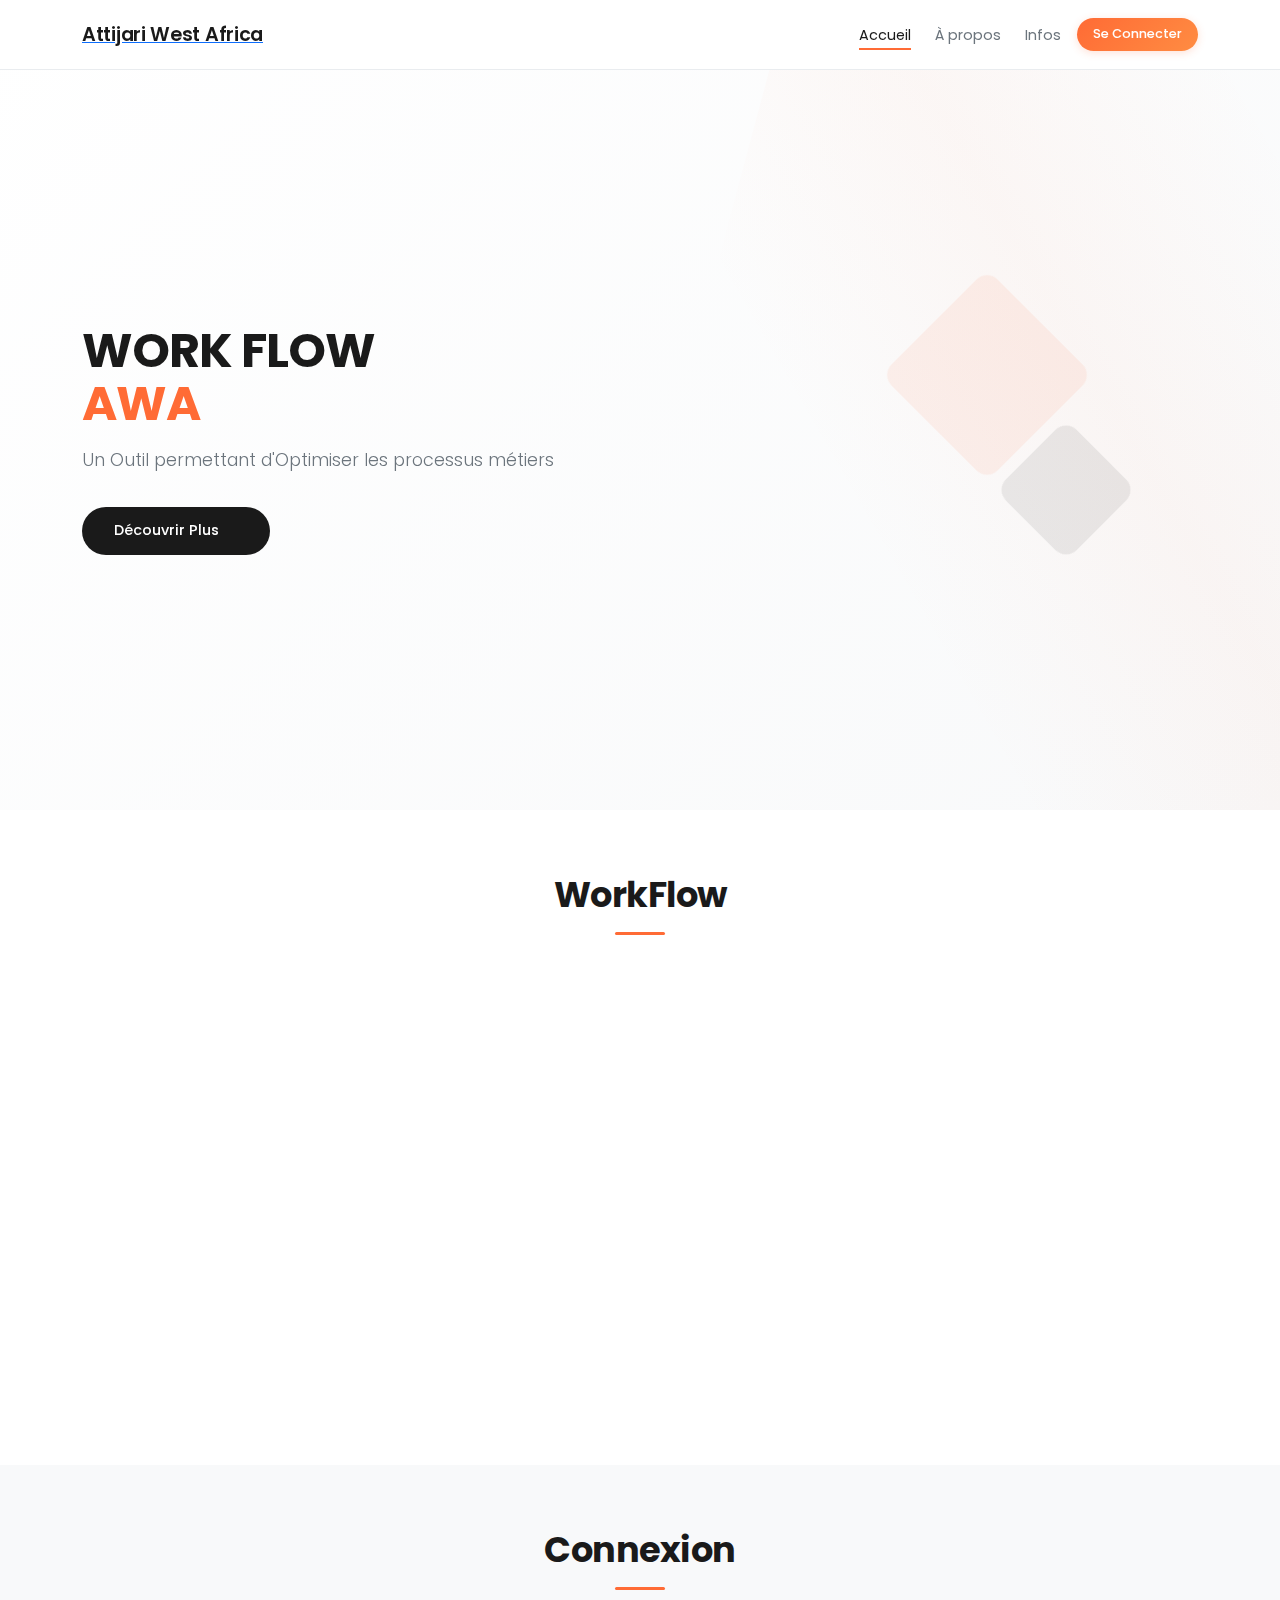
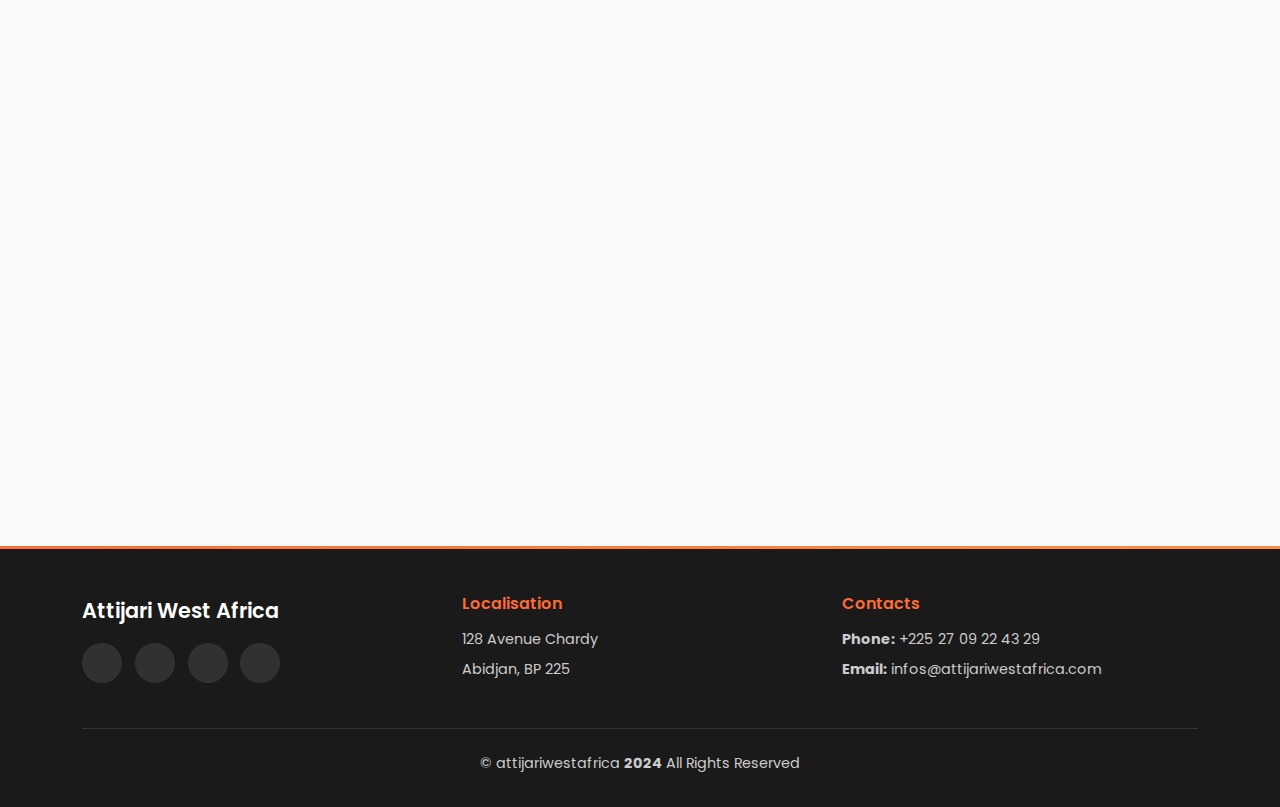
<file: frontend/historique.html>
<!DOCTYPE html>

<html lang="fr" class="material-style layout-fixed">

<head>
    <title>Accueil</title>

    <meta charset="utf-8">
    <meta http-equiv="X-UA-Compatible" content="IE=edge" />
    <meta name="viewport" content="width=device-width, initial-scale=1.0, user-scalable=no, minimum-scale=1.0, maximum-scale=1.0">
    <meta name="description" content="" />
    <meta name="keywords" content="">
    <meta name="author" content="" />
    <link rel="icon" type="image/x-icon" href="">

    <!-- Google fonts -->
    <link href="" rel="stylesheet">

    <!-- Favicons -->
    <link rel="icon" type="image/x-icon" href="images/sib_logo.PNG">

    <!-- Icon fonts -->
    <link rel="stylesheet" href= "assets/assets_user/fonts/fontawesome.css">
    <link rel="stylesheet" href= "assets/assets_user/fonts/ionicons.css">
    <link rel="stylesheet" href= "assets/assets_user/fonts/linearicons.css">
    <link rel="stylesheet" href= "assets/assets_user/fonts/open-iconic.css">
    <link rel="stylesheet" href= "assets/assets_user/fonts/pe-icon-7-stroke.css">
    <link rel="stylesheet" href= "assets/assets_user/fonts/feather.css">
  
    <!-- Core stylesheets -->
    <link rel="stylesheet" href= "assets/assets_user/css/bootstrap-material.css">
    <link rel="stylesheet" href= "assets/assets_user/css/shreerang-material.css">
    <link rel="stylesheet" href= "assets/assets_user/css/uikit.css">
  
    <!-- Libs -->
    <link rel="stylesheet" href= "assets/assets_user/libs/perfect-scrollbar/perfect-scrollbar.css">
     <!--<link rel="stylesheet" href= "assets/assets_user/libs/flot/flot.css"> -->
    <link rel="stylesheet" href="css/design.css">

    <style>
        body {
            background: #f7f6f3;
            min-height: 100vh;
            font-family: 'Segoe UI', Tahoma, Geneva, Verdana, sans-serif;
        }
        .card.card-hover {
            border-radius: 18px;
            background: #fff;
            box-shadow: 0 2px 12px rgba(234,88,12,0.10);
            border: 1.5px solid #f3e7de;
            position: relative;
            overflow: visible;
            transition: box-shadow 0.2s, transform 0.2s;
        }
        .card.card-hover:hover {
            box-shadow: 0 8px 32px rgba(234,88,12,0.16);
            transform: translateY(-2px) scale(1.01);
        }
        .card-title {
            font-weight: 700;
            color: #ea580c;
            margin-bottom: 0.5rem;
            letter-spacing: 0.5px;
        }
        .card-text {
            font-size: 2.1rem;
            font-weight: 800;
            color: #222;
        }
        .card-body::before {
            content: '';
            display: block;
            width: 38px;
            height: 38px;
            background: #fff7f0;
            border-radius: 50%;
            position: absolute;
            top: -18px;
            left: 18px;
            box-shadow: 0 2px 8px #ea580c22;
        }
        .btn-primary, .btn-info {
            border-radius: 20px;
            font-weight: 600;
            padding: 7px 22px;
            background: #fff;
            color: #ea580c;
            border: 2px solid #ea580c;
            box-shadow: 0 1px 4px #ea580c11;
            transition: background 0.2s, color 0.2s, box-shadow 0.2s;
        }
        .btn-primary:hover, .btn-info:hover {
            background: #ea580c;
            color: #fff;
            box-shadow: 0 4px 16px #ea580c33;
        }
        .table.card-table {
            border-radius: 14px;
            overflow: hidden;
            background: #fff;
            box-shadow: 0 2px 8px #ea580c11;
        }
        .table.card-table thead tr {
            background: #ea580c;
            color: #fff;
            font-weight: 700;
        }
        .table.card-table tbody tr:nth-child(even) {
            background: #fff7f0;
        }
        .table.card-table tbody tr:hover {
            background: #ffe5cc;
        }
        .badge, .custom-badge {
            background: #fff;
            color: #ea580c;
            border-radius: 50px;
            font-size: 13px;
            padding: 3px 12px;
            margin-left: 8px;
            font-weight: 700;
            border: 1.5px solid #ea580c;
            box-shadow: 0 1px 4px #ea580c22;
            animation: badgeBounce 0.8s;
            position: relative;
            top: -2px;
        }
        @keyframes badgeBounce {
            0% { transform: scale(0.7); }
            60% { transform: scale(1.15); }
            100% { transform: scale(1); }
        }
        .navbar-search-input input {
            border-radius: 18px !important;
            border: 2px solid #ea580c !important;
            background: #fff !important;
            font-weight: 600;
            color: #ea580c;
            box-shadow: 0 1px 4px #ea580c11;
            margin-right: 10px;
            padding: 7px 16px;
            transition: border 0.2s, box-shadow 0.2s;
        }
        .navbar-search-input input:focus {
            border: 2.5px solid #ea580c !important;
            background: #fff7f0 !important;
            box-shadow: 0 4px 16px #ea580c22;
        }
        @media (max-width: 900px) {
            .card.card-hover, .card {
                margin-bottom: 18px;
            }
            .table.card-table {
                font-size: 0.97rem;
            }
        }
        @media (max-width: 600px) {
            .card-title, .card-text {
                font-size: 1.1rem;
            }
            .table.card-table {
                font-size: 0.85rem;
            }
            .navbar-search-input input {
                font-size: 0.95rem;
                padding: 6px 10px;
            }
        }

        
    </style>

    <!-- Pop-up alerte nouvelle demande à valider -->
    <style>
        #popup-nouvelle-demande {
            display: none;
            position: fixed;
            z-index: 9999;
            left: 0; right: 0; top: 0; bottom: 0;
            background: rgba(0,0,0,0.35);
        }
        #popup-nouvelle-demande .popup-content {
            background: #fff;
            border-radius: 18px;
            box-shadow: 0 8px 32px #ea580c33;
            max-width: 400px;
            margin: 120px auto;
            padding: 32px 24px 24px 24px;
            text-align: center;
            border: 2px solid #ea580c;
        }
        #popup-nouvelle-demande .popup-title {
            color: #ea580c;
            font-size: 1.4rem;
            font-weight: bold;
            margin-bottom: 12px;
        }
        #popup-nouvelle-demande .popup-btn {
            background: #ea580c;
            color: #fff;
            border: none;
            border-radius: 20px;
            padding: 8px 28px;
            font-size: 1.1rem;
            font-weight: 600;
            margin-top: 18px;
            cursor: pointer;
            box-shadow: 0 2px 8px #ea580c22;
        }
        #popup-nouvelle-demande .popup-btn:hover {
            background: #d45a0b;
        }

        .compteur-demandes {
            /* Typographie et alignement */
            font-family: system-ui, -apple-system, BlinkMacSystemFont, 'Segoe UI', Roboto, sans-serif;
            font-weight: 700;              /* bold */
            font-size: 2rem;               /* ≈ 32px – ajuste selon ton design */
            line-height: 1.2;
            text-align: center;
            
            /* Dimensions et espacement */
            display: inline-block;
            min-width: 90px;               /* évite les sauts de layout quand le nombre change */
            padding: 0.5rem 1rem;
            margin: 0.5rem 0;
            
            /* Couleurs et fond */
            color: #198754;                /* vert success Bootstrap */
            background-color: rgba(25, 135, 84, 0.08);   /* fond très léger */
            border: 1px solid rgba(25, 135, 84, 0.25);
            border-radius: 0.75rem;        /* coins arrondis modernes */

            /* Effets subtils */
            box-shadow: 0 2px 6px rgba(0, 0, 0, 0.08);
            transition: all 0.25s ease;
        }
    </style>


</head>

<body>
    <!-- [ Preloader ] Start -->
    <div class="page-loader">
        <div class="bg-primary"></div>
    </div>
    <!-- [ Preloader ] End -->

    <!-- [ Layout wrapper ] Start -->
    <div class="layout-wrapper layout-2">
        <div class="layout-inner">
            <!-- [ Layout sidenav ] Start -->
            <div id="layout-sidenav" class="layout-sidenav sidenav sidenav-vertical bg-white logo-dark">
                <!-- Brand demo (see assets/css/demo/demo.css) -->
                <div class="app-brand demo">
                    <span class="app-brand-logo demo">
                      <img src="images/sib_logo.PNG" alt="Brand Logo" class="img-fluid">
                    </span>
                    <a href="acceuil.html" class="app-brand-text demo sidenav-text font-weight-normal ml-2">WORKFLOW - AWA</a>
                    <a href="javascript:" class="layout-sidenav-toggle sidenav-link text-large ml-auto">
                        <i class="ion ion-md-menu align-middle"></i>
                    </a>
                </div>
                <div class="sidenav-divider mt-0"></div>

                <!-- Links -->
                <ul class="sidenav-inner py-1">

                    <!-- Dashboards -->
                    <li class="sidenav-item active">
                        <a href="acceuil.html" class="sidenav-link">
                            <i class="sidenav-icon feather icon-home"></i>
                            <div>Accueil</div>
                            <div class="pl-1 ml-auto">
                                <div class="badge badge-danger"></div>
                            </div>
                        </a>
                    </li>

                    <!-- Layouts -->


                    <!-- Forms & Tables -->
                    <li class="sidenav-divider mb-1"></li>

                    <li class="sidenav-item">
                      <a href="javascript:" class="sidenav-link sidenav-toggle font-weight-semibold">
                          <i class=""></i>
                          <div>Menu</div>
                      </a>
                      <ul class="sidenav-menu">
                        <li id="intro_dmd" class="sidenav-item">
                          <a href="introduire_demandes.html" class="sidenav-link">
                            <i class="sidenav-icon feather icon-clipboard"></i>
                            <div>Introduire demande</div>
                          </a>
                        </li>
                        <li id="consult_dmd" class="sidenav-item">
                          <a href="consulter_demandes.html" class="sidenav-link">
                            <i class="sidenav-icon feather icon-grid"></i>
                            <div>Consulter mes demandes</div>
                          </a>
                        </li>
                        <li id="valid_dmd" class="sidenav-item">
                            <a href="demandes_validation.html" class="sidenav-link">
                              <i class="sidenav-icon feather icon-lock"></i>
                              <div>Valider des demandes</div>
                            </a>
                        </li>
                        <li id="valid_dmd_ggrg" class="sidenav-item">
                            <a href="ggrg_demandes_validation.html" class="sidenav-link">
                              <i class="sidenav-icon feather icon-lock"></i>
                              <div>Valider des demandes</div>
                            </a>
                        </li>
                        <li id="stats_dmd" class="sidenav-item">
                            <a href="" class="sidenav-link">
                              <i class="bi bi-bar-chart"></i>
                              <div>   Statistiques</div>
                            </a>
                        </li>
                        <li id="hist_dmd" class="sidenav-item">
                            <a href="historique.html" class="sidenav-link">
                              <i class="bi bi-bar-chart"></i>
                              <div>   Historique</div>
                            </a>
                        </li>
                      </ul>
                    </li>

                    <!--  Icons -->


                    <!-- Pages -->
                    <li class="sidenav-divider mb-1"></li>

                    <li class="sidenav-item">
                        <a href="pages_authentication_login-v1.html" class="sidenav-link">
                            <i class="sidenav-icon feather icon-lock"></i>
                            <div>Login</div>
                        </a>
                    </li>
                    <li class="sidenav-item">
                        <a href="pages_authentication_register-v1.html" class="sidenav-link">
                            <i class="sidenav-icon feather icon-user"></i>
                            <div>Signup</div>
                        </a>
                    </li>
                    <li class="sidenav-item">
                        <a href="pages_faq.html" class="sidenav-link">
                            <i class="sidenav-icon feather icon-anchor"></i>
                            <div>FAQ</div>
                        </a>
                    </li>
                </ul>
            </div>
            <!-- [ Layout sidenav ] End -->


            <!-- [ Layout container ] Start -->
            <div class="layout-container">
                <!-- [ Layout navbar ( Header ) ] Start -->
                <nav class="layout-navbar navbar navbar-expand-lg align-items-lg-center bg-dark container-p-x" id="layout-navbar">

                    <div class="navbar-collapse collapse" id="layout-navbar-collapse">
                        <!-- Divider -->
                        <div class="navbar-nav align-items-lg-center ml-auto">

                            <!-- Divider -->
                            <div class="nav-item d-none d-lg-block text-big font-weight-light line-height-1 opacity-25 mr-3 ml-1">|</div>
                            <div class="demo-navbar-user nav-item dropdown">
                                <a class="nav-link dropdown-toggle" href="#" data-toggle="dropdown">
                                    <span class="d-inline-flex flex-lg-row-reverse align-items-center align-middle">
                                        <img src="images/avatar.png" alt class="d-block ui-w-30 rounded-circle">
                                        <span id="user_id" class="px-1 mr-lg-2 ml-2 ml-lg-0"></span>
                                    </span>
                                </a>
                                <div class="dropdown-menu dropdown-menu-right">
                                    <a href="javascript:" class="dropdown-item">
                                        <i class="feather icon-user text-muted"></i> &nbsp; My profile</a>
                                    <a href="javascript:" class="dropdown-item">
                                        <i class="feather icon-mail text-muted"></i> &nbsp; Messages</a>
                                    <a href="javascript:" class="dropdown-item">
                                        <i class="feather icon-settings text-muted"></i> &nbsp; Account settings</a>
                                    <div class="dropdown-divider"></div>
                                    
                                      <a href="" class="dropdown-item">
                                        <i class="feather icon-power text-danger"></i> &nbsp;
                                        <input type="button" onclick="logout()" name="" value="Déconnexion">
                                      </a>
                                   
                                </div>
                            </div>
                        </div>
                    </div>
                </nav>
                <!-- [ Layout navbar ( Header ) ] End -->

                <!-- [ Layout content ] Start -->
                <div class="layout-content">

                    <!-- [ content ] Start -->
                    <div class="container-fluid flex-grow-1 container-p-y">
                        
                        <div class="row">
                            <!-- 3rd row Start -->

                            <div style="height: 310px" id="tasks-inner"></div>

                            <div class="col-xl-12">
                                <div class="card mb-4">

                                    <div class="card-header with-elements pb-0">
                                        <div class="navbar-nav align-items-lg-center ">    
                                            <div class=row>
                                                <label class="nav-item navbar-text navbar-search-box p-0 active">
                                                    <i class="feather icon-search navbar-icon align-middle"></i>
                                                    <span class="navbar-search-input pl-2">
                                                    <input type="text" class="form-control navbar-text mx-2" id="filterbanque" placeholder="Filtrer par Banque">
                                                    </span>
                                                </label>     
                                                <label class="nav-item navbar-text navbar-search-box p-0 active">
                                                    <i class="feather icon-search navbar-icon align-middle"></i>
                                                    <span class="navbar-search-input pl-2">
                                                    <input type="text" class="form-control navbar-text mx-2" id="filterEntity" placeholder="Filtrer par Entité">
                                                    </span>
                                                </label>
                                                <label class="nav-item navbar-text navbar-search-box p-0 active">
                                                    <i class="feather icon-search navbar-icon align-middle"></i>
                                                    <span class="navbar-search-input pl-2">
                                                    <input type="text" class="form-control navbar-text mx-2" id="filterType" placeholder="Filtrer par Type">
                                                    </span>
                                                </label>
                                                <label class="nav-item navbar-text navbar-search-box p-0 active">
                                                    <i class="feather icon-search navbar-icon align-middle"></i>
                                                    <span class="navbar-search-input pl-2">
                                                    <input type="text" class="form-control navbar-text mx-2" id="filterConterpart" placeholder="Filtrer par Contrepartie">
                                                    </span>
                                                </label>
                                                <label class="nav-item navbar-text navbar-search-box p-0 active">
                                                    <i class="feather icon-search navbar-icon align-middle"></i>
                                                    <span class="navbar-search-input pl-2">
                                                    <input type="text" class="form-control navbar-text mx-2" id="filterdate" placeholder="Filtrer par date ">
                                                    </span>
                                                </label>
                                               
                                            </div>
                                        </div>    
                                        <div class="card-header-elements ml-auto p-0">
                                            <ul class="nav nav-tabs">
                                                <li class="nav-item" id="dmd-intro">
                                                    <a class="nav-link active" data-toggle="tab" href="#demande-intro">Demandes Cloturees</a>
                                                </li>
                                               
                                            </ul>
                                        </div>
                                    </div>
                                    
                                    <div class="nav-tabs-top">
                                        <div class="tab-content">
                                            <div class="tab-pane fade show active" id="demande-intro">
                                                <div style="height: 330px" id="tab-table-1">
                                                    <table class="table table-hover card-table">
                                                        <thead>
                                                            <tr>
                                                                <th style="font-weight: bold;">Banque</th>
                                                                <th style="font-weight: bold;">Entité</th>
                                                                <th style="font-weight: bold;">Type de demande</th>
                                                                <th style="font-weight: bold;">Contrepartie</th>
                                                                <th style="font-weight: bold;">Date / Heure</th>
                                                                <th style="font-weight: bold;">Niveau validation</th>
                                                                <th style="font-weight: bold;"> </th>
                                                                <th style="font-weight: bold;"> </th>
                                                            </tr>
                                                        </thead>
                                                        <tbody id="demandes_inserer">


                                                        </tbody>
                                                    </table>
                                                </div>
                                                <a href="javascript:" class="card-footer d-block text-center text-dark small font-weight-semibold"></a>
                                            </div>

                                            
                                            
                                        </div>
                                    </div>
                                </div>
                            </div>
                            <!-- 3rd row Start -->
                        </div>

					</div>
                    <!-- [ content ] End -->

                    <!-- [ Layout footer ] Start -->
                    <nav class="layout-footer footer bg-white">
                        <div class="container-fluid d-flex flex-wrap justify-content-between text-center container-p-x pb-3">
                            <div class="pt-3">
                                <span class="footer-text font-weight-semibold">&copy; <a href="" class="footer-link" target="_blank">Attijariwestafrica</a></span>
                            </div>
                            <div>
                                <a href="javascript:" class="footer-link pt-3">About Us</a>
                                <a href="javascript:" class="footer-link pt-3 ml-4">Help</a>
                                <a href="javascript:" class="footer-link pt-3 ml-4">Contact</a>
                                <a href="javascript:" class="footer-link pt-3 ml-4">Terms &amp; Conditions</a>
                            </div>
                        </div>
                    </nav>
                    <!-- [ Layout footer ] End -->
                </div>
                <!-- [ Layout content ] Start -->
            </div>
            <!-- [ Layout container ] End -->
        </div>
        <!-- Overlay -->
        <div class="layout-overlay layout-sidenav-toggle"></div>
    </div>
    
    <!-- Pop-up nouvelle demande à valider -->
    <!-- 
    <div id="popup-nouvelle-demande">
        <div class="popup-content">
            <div class="popup-title">Nouvelle demande à valider !</div>
            <div id="popup-demande-details" style="margin-bottom:10px;"></div>
            <button class="popup-btn" onclick="closePopupDemande()">OK</button>
        </div>
    </div>
        
    -->
    
</body>

<!-- Core scripts -->
    <script src= "assets/assets_user/js/pace.js"></script>
    <script src= "assets/assets_user/js/jquery-3.3.1.min.js"></script>
    <script src= "assets/assets_user/libs/popper/popper.js"></script>
    <script src= "assets/assets_user/js/bootstrap.js"></script>
    <script src= "assets/assets_user/js/sidenav.js"></script>
    <script src= "assets/assets_user/js/layout-helpers.js"></script>
    <script src= "assets/assets_user/js/material-ripple.js"></script>

    <!-- Libs -->
    <script src= "assets/assets_user/libs/perfect-scrollbar/perfect-scrollbar.js"></script>
    <script src= "assets/assets_user/libs/eve/eve.js"></script>
    <script src= "assets/assets_user/libs/flot/curvedLines.js"></script>
    <script src= "assets/assets_user/libs/chart-am4/core.js"></script>
    <script src= "assets/assets_user/libs/chart-am4/charts.js"></script>
    <!-- <script src= "assets/assets_user/libs/chart-am4/animated.js"></script> -->

    <!-- Demo -->
    <script src= "assets/assets_user/js/demo.js"></script><script src="assets/assets_user/js/analytics.js"></script>
    <script src= "assets/assets_user/js/pages/dashboards_index.js"></script>
    <script src="js/design.js"></script>
    

    <script>

        //const API_URL = "http://127.0.0.1:8000/api";
        const API_URL = "https://workflow-awa.onrender.com/api";

        // --- Système d'alerte nouvelle demande à valider ---
        let pollingInterval = null;


        async function checkNouvelleDemande() {
            const token = localStorage.getItem("token");
            if (!token) return;

            const response = await fetch(`${API_URL}/users-joined/`, {
            method: "GET",
            headers: {
                "Authorization": "Bearer " + token,
                "Content-Type": "application/json"
            }
            });
            
            // Vérifier si la requête a réussi
            if (!response.ok) {
                    throw new Error(`Erreur HTTP : ${response.status}`);
            }
                
            const donnees = await response.json();
            
            const infos_user = donnees.results;

            if (infos_user[0].niveau_hab==="Niveau 1") {
                console.log('[DEBUG] L\'utilisateur n\'est pas validateur AWA, arrêt du polling.');
                clearInterval(pollingInterval);
                return;
            }

            try {
                console.log('[DEBUG] Vérification nouvelle demande à valider...');
                const resp = await fetch(`${API_URL}/derniere_demande_a_valider/`, {
                    method: "GET",
                    headers: {
                        Authorization: "Bearer " + token,
                        "Content-Type": "application/json",
                    },
                });
                console.log('[DEBUG] Réponse /derniere_demande_a_valider/', resp);
                if (!resp.ok) { console.log('[DEBUG] Réponse non OK'); return; }
                const data = await resp.json();
                console.log('[DEBUG] Data /derniere_demande_a_valider/', data);
                const lastDemande = data.results;
                if (!lastDemande || !lastDemande.id_demande) { console.log('[DEBUG] Pas de lastDemande ou pas d\'id_demande'); return; }
                const lastId = lastDemande.id_avis;
                const storedId = localStorage.getItem("lastIdDemandeValidee");
                console.log('[DEBUG] lastId:', lastId, 'storedId:', storedId);
                if (!storedId) {
                    localStorage.setItem("lastIdDemandeValidee", lastId);
                    console.log('[DEBUG] Initialisation lastIdDemandeValidee à', lastId);
                    return;
                }
                if (parseInt(lastId) > parseInt(storedId)) {
                    console.log('[DEBUG] Nouvelle(s) demande(s) détectée(s), appel de showPopupDemandesFromId(', parseInt(storedId) + 1, ')');
                    await showPopupDemandesFromId(parseInt(storedId) + 1);
                }
            } catch (e) { console.error('[DEBUG] Erreur checkNouvelleDemande', e); }
        }

        async function showPopupDemandesFromId(id_avis) {
            const token = localStorage.getItem("token");
            if (!token) return;
            try {
                console.log('[DEBUG] Appel /derniere_demande_a_valider/' + id_avis);
                const resp = await fetch(`${API_URL}/derniere_demande_a_valider/${id_avis}`, {
                    method: "GET",
                    headers: {
                        Authorization: "Bearer " + token,
                        "Content-Type": "application/json",
                    },
                });
                console.log('[DEBUG] Réponse /derniere_demande_a_valider/{id_avis}', resp);
                if (!resp.ok) { console.log('[DEBUG] Réponse non OK'); return; }
                const data = await resp.json();
                console.log('[DEBUG] Data /derniere_demande_a_valider/{id_avis}', data);
                const demandes = data.results;
                if (demandes && Array.isArray(demandes) && demandes.length > 0) {
                    showPopupDemandesList(demandes);
                } else if (demandes && typeof demandes === 'object' && demandes.id_avis) {
                    showPopupDemandesList([demandes]);
                } else {
                    console.log('[DEBUG] Pas de nouvelles demandes à afficher');
                }
            } catch (e) { console.error('[DEBUG] Erreur showPopupDemandesFromId', e); }
        }

        function showPopupDemandesList(demandes) {
            const popup = document.getElementById('popup-nouvelle-demande');
            const details = document.getElementById('popup-demande-details');
            let html = '';
            html += `<table style="width:100%;border-collapse:collapse;text-align:left;">
                <thead>
                    <tr style="background:#ea580c;color:#fff;">
                        <th style="padding:6px 8px;">Banque</th>
                        <th style="padding:6px 8px;">Entité</th>
                        <th style="padding:6px 8px;">Contrepartie</th>
                        <th style="padding:6px 8px;">Date</th>
                        <th style="padding:6px 8px;">Heure</th>
                    </tr>
                </thead><tbody>`;
            for (const d of demandes) {
                html += `<tr style="border-bottom:1px solid #f3e7de;">
                    <td style="padding:6px 8px;">${escapeHtml(d.banque || '')}</td>
                    <td style="padding:6px 8px;">${escapeHtml(d.categorie_demande || '')}</td>
                    <td style="padding:6px 8px;">${escapeHtml(d.nom_client || '')}</td>
                    <td style="padding:6px 8px;">${escapeHtml(d.date_avis || '')}</td>
                    <td style="padding:6px 8px;">${escapeHtml(d.heure_avis || '')}</td>
                </tr>`;
            }
            html += '</tbody></table>';
            details.innerHTML = html;
            popup.style.display = 'block';
        }

        function closePopupDemande() {
            const popup = document.getElementById('popup-nouvelle-demande');
            popup.style.display = 'none';
            // Mettre à jour l'id stocké avec la dernière demande
            fetchDerniereIdDemandeEtStocke();
        }

        async function fetchDerniereIdDemandeEtStocke() {
            const token = localStorage.getItem("token");
            if (!token) return;
            try {
                const resp = await fetch(`${API_URL}/derniere_demande_a_valider/`, {
                    method: "GET",
                    headers: {
                        Authorization: "Bearer " + token,
                        "Content-Type": "application/json",
                    },
                });
                if (!resp.ok) return;
                const data = await resp.json();
                const lastDemande = data.results;
                if (lastDemande && lastDemande.id_avis) {
                    localStorage.setItem("lastIdDemandeValidee", lastDemande.id_avis);
                }
            } catch (e) { /* ignore */ }
        }

        // Démarrer le polling après le chargement de la page
        window.addEventListener('load', () => {
            setTimeout(() => {
                pollingInterval = setInterval(checkNouvelleDemande, 15000); // toutes les 15s
            }, 3000);
        });
       

    // --- Fin système d'alerte nouvelle demande à valider ---

    async function infos_demandes_for_users() {

                const token = localStorage.getItem("token");

                const resp1 = await fetch(`${API_URL}/users-joined/`,{
                    method: "GET",
                    headers: {
                    Authorization: "Bearer " + token,
                    "Content-Type": "application/json",
                    },
                });

                         
                if (!resp1.ok) {
                        throw new Error(`Erreur HTTP : ${resp1.status}`);
                }
                
                const data1 = await resp1.json();

                const infos_user = data1.results;


                const response = await fetch(`${API_URL}/demandes_cloturer/`,{
                    method: "GET",
                    headers: {
                    Authorization: "Bearer " + token,
                    "Content-Type": "application/json",
                    },
                });
                          
                //Vérifier si la requête a réussi
                if (!response.ok) {
                        throw new Error(`Erreur HTTP : ${response.status}`);
                }
                                

                const data = await response.json();

                return data.results;
        }
        
        async function logout() {
             
            localStorage.removeItem("token");
            //window.location.href = 'index.html';
        }

        async function infos_user() {

            const token = localStorage.getItem("token");
            
            const response = await fetch(`${API_URL}/users-joined/`, {
            method: "GET",
            headers: {
                "Authorization": "Bearer " + token,
                "Content-Type": "application/json"
            }
            });
            
            // Vérifier si la requête a réussi
            if (!response.ok) {
                    throw new Error(`Erreur HTTP : ${response.status}`);
            }
                
            const donnees = await response.json();
            
            const infos_user = donnees.results;

            document.getElementById("user_id").innerText = infos_user[0].prenom + " " + infos_user[0].nom;
            
            
            if (infos_user[0].niveau_hab==="Niveau 1") {
                
                document.getElementById('intro_dmd').style.display = 'none';
                document.getElementById('consult_dmd').style.display = 'none';
                document.getElementById('valid_dmd').style.display = 'none';
                document.getElementById('valid_dmd_ggrg').style.display = 'none';
                document.getElementById('hist_dmd').style.display = 'none';

            } else if (infos_user[0].niveau_hab==="Niveau 2") {
                document.getElementById('valid_dmd').style.display = 'none';
                document.getElementById('valid_dmd_ggrg').style.display = 'none';
                document.getElementById('hist_dmd').style.display = 'none';
                
            } else if (infos_user[0].niveau_hab==="Niveau 3") {

                if(infos_user[0].banque==="AIG" && (infos_user[0].entite==="GGR")){
                    document.getElementById('intro_dmd').style.display = 'none';
                    document.getElementById('consult_dmd').style.display = 'none';
                    document.getElementById('valid_dmd').style.display = 'none';
                }else{
                    document.getElementById('intro_dmd').style.display = 'none';
                    document.getElementById('consult_dmd').style.display = 'none';
                    document.getElementById('valid_dmd_ggrg').style.display = 'none';
                }
                
                
                
            } 

            
        }

        async function isConnected() {

            const token = localStorage.getItem("token");

            if (typeof token !== 'undefined' && token !== null) {
                console.log("Token présent :", token);
            } else {
                console.log("Aucun token trouvé");
                window.location.href = 'index.html';
            }
          
        }

        async function filterTable_dmd_insert() {

            
            const  demandes = await infos_demandes_for_users();
            const filterbanque = document.getElementById('filterbanque').value.toLowerCase();
            const filterEntity = document.getElementById('filterEntity').value.toLowerCase();
            const filterType = document.getElementById('filterType').value.toLowerCase();
            const filterConterpart = document.getElementById('filterConterpart').value.toLowerCase();
            const filterdate = document.getElementById('filterdate').value.toLowerCase();
            

            const demandes_inserer = demandes.filter(t => {
                return (
                    t.banque.toLowerCase().includes(filterbanque) &&
                    t.categorie_demande.toLowerCase().includes(filterEntity) &&
                    t.type_demande.toLowerCase().includes(filterType) &&
                    t.nom_client.toLowerCase().includes(filterConterpart) &&
                    t.date.toLowerCase().includes(filterdate)
                );
            });

            //alert("ok");
           

            fillTable_dmd_insert(demandes_inserer);
        }
        
        // Remplissage du tableau
        /**
         * Remplissage du tableau des demandes avec pop-up d'alerte sur la colonne Banque en cas de nouveau message.
         * Le pop-up disparaît quand l'utilisateur clique sur "CHAT" et réapparaît lors d'un nouveau message.
         */
        async function fillTable_dmd_insert(demandes = null) {
            if (demandes === null) {
                demandes = await infos_demandes_for_users();
            }
            const tbody = document.getElementById('demandes_inserer');
            tbody.innerHTML = '';
            for (const t of demandes) {
                let nbrMessages = 0;
                let hasNewMessage = false;
                let lastMsgKey = `lastMsg_${t.id_demande}`;
                try {
                    const token = localStorage.getItem('token');
                    const resp = await fetch(`${API_URL}/messages_chat/${t.id_demande}`, {
                        method: 'GET',
                        headers: {
                            Authorization: 'Bearer ' + token,
                            'Content-Type': 'application/json',
                        },
                    });
                    if (resp.ok) {
                        const data = await resp.json();
                        const messages = data.results;
                        if (messages.length > 0) {
                            // Utiliser date_creation et heure_creation pour la détection du nouveau message
                            const lastMsgDate = (messages[messages.length - 1].date_creation || '') + ' ' + (messages[messages.length - 1].heure_creation || '');
                            let lastSeen = localStorage.getItem(lastMsgKey);
                            if (lastSeen === null) {
                                localStorage.setItem(lastMsgKey, '');
                                lastSeen = '';
                            }
                            console.log(`Demande ${t.id_demande}: lastSeen='${lastSeen}', lastMsgDate='${lastMsgDate}'`);
                            if (lastSeen !== lastMsgDate) {
                                hasNewMessage = true;
                            }
                        }
                    }
                } catch (e) {console.log('Erreur fetch messages:', e);}
                //const badge = hasNewMessage ? `<span style='background:#ea580c;color:#fff;padding:2px 8px;border-radius:8px;font-size:12px;margin-left:8px;'>Nouveau</span>` : '';
                const row = `
                    <tr>
                        <td class='align-middle' style='position:relative;'>
                            <label class='custom-control custom-checkbox mb-0'>
                                ${escapeHtml(t.banque || 'N/A')} ${badge}<br>
                            </label>
                        </td>
                        <td class='align-middle'>
                            <label class='custom-control custom-checkbox mb-0'>
                                ${escapeHtml(t.categorie_demande || 'N/A')}<br>
                            </label>
                        </td>
                        <td class='align-middle'>
                            <div class=''>
                                <div class='custom-control custom-checkbox mb-0'>
                                ${escapeHtml(t.type_demande || 'N/A')}
                            </div>
                        </td>
                        <td class='align-middle'>
                            <div class=''>
                                <div class='custom-control custom-checkbox mb-0'>
                                ${escapeHtml(t.nom_client || 'N/A')}
                            </div>
                        </td>
                        <td class='align-middle'>
                            <div class=''>
                                    <div class='custom-control custom-checkbox mb-0'>
                                    ${escapeHtml(t.date_avis || 'N/A')} | ${escapeHtml(t.heure_avis || 'N/A')}
                            </div>
                        </td>
                         <td class='align-middle'>
                            <div class=''>
                                <div class='custom-control custom-checkbox mb-0'>
                                ${escapeHtml(t.description || 'N/A')}
                            </div>
                        </td>
                        <td class="align-middle">
                            <div>
                                <div class="d-inline-block align-middle">
                                    <button type="button" onclick="window.location.href='detail_consulter_demande.html?id_dmd=${t.id_demande}'" class="btn btn-glow-info btn-info">Détails</button>
                                </div>
                            </div>
                        </td>

                    </tr>
                `;
                tbody.innerHTML += row;
            }
        }

        /**
         * Gère le clic sur le bouton CHAT : cache le pop-up d'alerte, met à jour la date du dernier message comme "vu" puis redirige vers la page chat.
         */
        function handleChatClick(id_demande) {
            const popup = document.getElementById(`popup_${id_demande}`);
            if (popup) popup.style.display = 'none';
            // Mettre à jour la date du dernier message comme "vu" puis rediriger
            fetch(`${API_URL}/messages_chat/${id_demande}`, {
                method: 'GET',
                headers: {
                    Authorization: 'Bearer ' + localStorage.getItem('token'),
                    'Content-Type': 'application/json',
                },
            }).then(resp => resp.json()).then(data => {
                const messages = data.results;
                if (messages.length > 0) {
                    const lastMsgDate = messages[messages.length - 1].date_time || messages[messages.length - 1].date || '';
                    localStorage.setItem(`lastMsg_${id_demande}`, lastMsgDate);
                    console.log(`handleChatClick: lastMsg_${id_demande} mis à jour à ${lastMsgDate}`);
                }
                // Attendre 100ms pour garantir la mise à jour avant la redirection
                setTimeout(() => {
                    window.location.href = `chat.html?id_dmd=${id_demande}`;
                }, 100);
            });
        }
        
        window.addEventListener('load', () => isConnected());
        window.addEventListener('load', () => infos_user());

        //const demandes_valider  = <?php echo $demandes_valider; ?>;
                                  
        
        //const  demandes = await infos_demandes_for_users();

        //insertion des données lorsque la page se charge
        window.addEventListener('load', () => fillTable_dmd_insert());
        //window.addEventListener('load', () => fillTable_dmd_valider(demandes_valider));
        

        
       window.addEventListener('load', function () {
            // Attendre un court délai pour que Bootstrap mette à jour la classe active
                document.getElementById('filterbanque').addEventListener('input', () => filterTable_dmd_insert());
                document.getElementById('filterEntity').addEventListener('input', () => filterTable_dmd_insert());
                document.getElementById('filterType').addEventListener('input', () => filterTable_dmd_insert());
                document.getElementById('filterConterpart').addEventListener('input',() => filterTable_dmd_insert());
                document.getElementById('filterdate').addEventListener('input',() => filterTable_dmd_insert());
         
            });

        const tabLinks = document.querySelectorAll('.nav-tabs .nav-link');

        tabLinks.forEach(link => {
        link.addEventListener('click', function () {
            // Attendre un court délai pour que Bootstrap mette à jour la classe active
            setTimeout(() => {
            const parentLi = this.closest('.nav-item');
            const tabId = parentLi.id;

              if (this.classList.contains('active')) {
                
                if (tabId === "dmd-intro") {
                    document.getElementById('filterbanque').addEventListener('input', () => filterTable_dmd_insert());
                    document.getElementById('filterEntity').addEventListener('input', () => filterTable_dmd_insert());
                    document.getElementById('filterType').addEventListener('input', () => filterTable_dmd_insert());
                    document.getElementById('filterConterpart').addEventListener('input',() => filterTable_dmd_insert());
                    document.getElementById('filterdate').addEventListener('input',() => filterTable_dmd_insert());

                }else{

                    document.getElementById('filterEntity').addEventListener('input', () => filterTable_dmd_valider(demandes_valider));
                    document.getElementById('filterType').addEventListener('input', () => filterTable_dmd_valider(demandes_valider));
                    document.getElementById('filterConterpart').addEventListener('input',() => filterTable_dmd_valider(demandes_valider));
                    document.getElementById('filterdate').addEventListener('input',() => filterTable_dmd_valider(demandes_valider));

                    }
                }
            }, 50); // Délai de 50ms pour laisser Bootstrap finir
        });
    });


    </script>

</html>
</file>
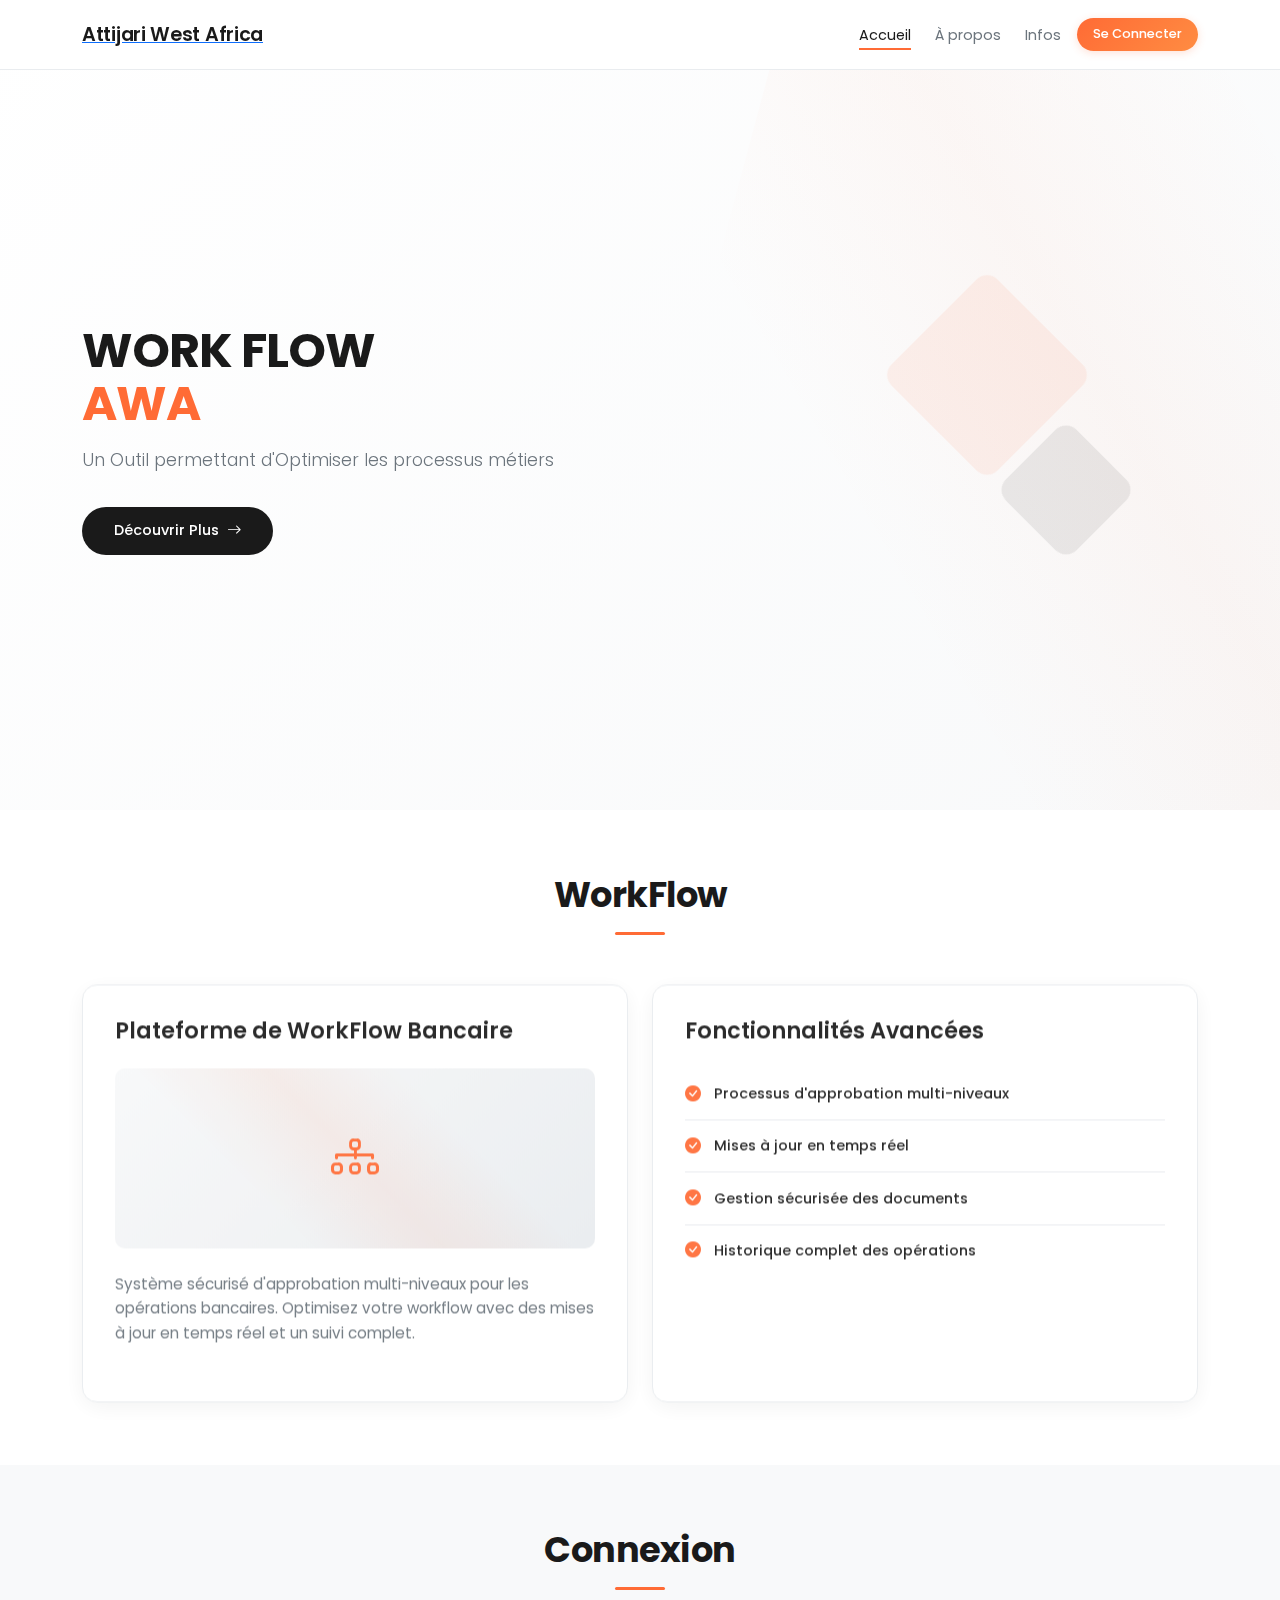
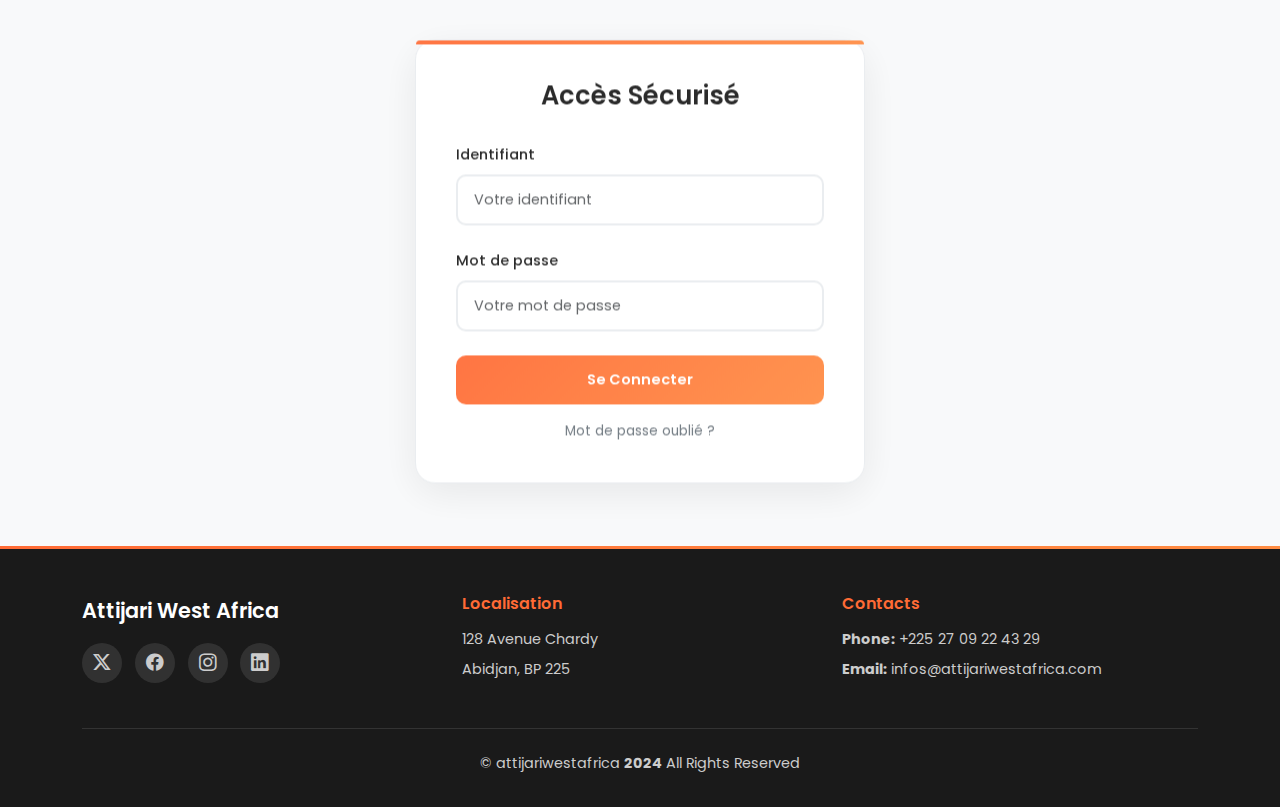
<file: frontend/introduire_demandes.html>
<!DOCTYPE html>

<html lang="fr" class="material-style layout-fixed">

<head>
    <title>Introduire - Demande</title>

    <meta charset="utf-8">
    <meta http-equiv="X-UA-Compatible" content="IE=edge" />
    <meta name="viewport" content="width=device-width, initial-scale=1.0, user-scalable=no, minimum-scale=1.0, maximum-scale=1.0">
    <meta name="description" content="" />
    <meta name="keywords" content="">
    <meta name="author" content="" />
    <link rel="icon" type="image/x-icon" href="">

    <!-- Google fonts -->
    <link href="" rel="stylesheet">

    <!-- Favicons -->
    <link rel="icon" type="image/x-icon" href="images/sib_logo.PNG">

    <!-- Icon fonts -->
    <link rel="stylesheet" href= "assets/assets_user/fonts/fontawesome.css">
    <link rel="stylesheet" href= "assets/assets_user/fonts/ionicons.css">
    <link rel="stylesheet" href= "assets/assets_user/fonts/linearicons.css">
    <link rel="stylesheet" href= "assets/assets_user/fonts/open-iconic.css">
    <link rel="stylesheet" href= "assets/assets_user/fonts/pe-icon-7-stroke.css">
    <link rel="stylesheet" href= "assets/assets_user/fonts/feather.css">
  
    <!-- Core stylesheets -->
    <link rel="stylesheet" href= "assets/assets_user/css/bootstrap-material.css">
    <link rel="stylesheet" href= "assets/assets_user/css/shreerang-material.css">
    <link rel="stylesheet" href= "assets/assets_user/css/uikit.css">
    <link rel="stylesheet" href="https://cdn.jsdelivr.net/npm/bootstrap-icons@1.11.1/font/bootstrap-icons.css">
    
    <!-- Libs -->
    <link rel="stylesheet" href= "assets/assets_user/libs/perfect-scrollbar/perfect-scrollbar.css">
    <link rel="stylesheet" href= "assets/assets_user/libs/flot/flot.css">
    
    
    <style>
        body {
            background: linear-gradient(135deg, #f4f4f4 0%, #f4f4f4 100%);
            min-height: 100vh;
            font-family: 'Segoe UI', Tahoma, Geneva, Verdana, sans-serif;
        }

        .chat-container {
            background: white;
            border-radius: 15px;
            box-shadow: 0 10px 30px rgba(0,0,0,0.3);
            overflow: hidden;
            max-width: 800px;
            margin: 20px auto;
            border: 2px solid #ffffff;
        }

     
    </style>
</head>

<body>
    <!-- [ Preloader ] Start -->
    <div class="page-loader">
        <div class="bg-primary"></div>
    </div>
    <!-- [ Preloader ] End -->

    <!-- [ Layout wrapper ] Start -->
    <div class="layout-wrapper layout-2">
        <div class="layout-inner">
            <!-- [ Layout sidenav ] Start -->
            <div id="layout-sidenav" class="layout-sidenav sidenav sidenav-vertical bg-white logo-dark">
                <!-- Brand demo (see assets/css/demo/demo.css) -->
                <div class="app-brand demo">
                    <span class="app-brand-logo demo">
                      <img src="images/sib_logo.PNG" alt="Brand Logo" class="img-fluid">
                    </span>
                    <a href="acceuil.html" class="app-brand-text demo sidenav-text font-weight-normal ml-2">WORKFLOW - AWA</a>
                    <a href="javascript:" class="layout-sidenav-toggle sidenav-link text-large ml-auto">
                        <i class="ion ion-md-menu align-middle"></i>
                    </a>
                </div>
                <div class="sidenav-divider mt-0"></div>

                <!-- Links -->
                <ul class="sidenav-inner py-1">

                    <!-- Dashboards -->
                    <li class="sidenav-item active">
                        <a href="acceuil.html" class="sidenav-link">
                            <i class="sidenav-icon feather icon-home"></i>
                            <div>Accueil</div>
                            <div class="pl-1 ml-auto">
                                <div class="badge badge-danger"></div>
                            </div>
                        </a>
                    </li>

                    <!-- Layouts -->


                    <!-- Forms & Tables -->
                    <li class="sidenav-divider mb-1"></li>

                    <li class="sidenav-item">
                      <a href="javascript:" class="sidenav-link sidenav-toggle font-weight-semibold">
                          <i class=""></i>
                          <div>Menu</div>
                      </a>
                                            <ul class="sidenav-menu">
                        <li id="intro_dmd" class="sidenav-item">
                          <a href="introduire_demandes.html" class="sidenav-link">
                            <i class="sidenav-icon feather icon-clipboard"></i>
                            <div>Introduire demande</div>
                          </a>
                        </li>
                        <li id="consult_dmd" class="sidenav-item">
                          <a href="consulter_demandes.html" class="sidenav-link">
                            <i class="sidenav-icon feather icon-grid"></i>
                            <div>Consulter mes demandes</div>
                          </a>
                        </li>
                        <li id="valid_dmd" class="sidenav-item">
                            <a href="demandes_validation.html" class="sidenav-link">
                              <i class="sidenav-icon feather icon-lock"></i>
                              <div>Valider des demandes</div>
                            </a>
                        </li>
                        <li id="stats_dmd" class="sidenav-item">
                            <a href="statistiques.html" class="sidenav-link">
                              <i class="bi bi-bar-chart"></i>
                              <div>   Statistiques</div>
                            </a>
                        </li>
                      </ul>
                    </li>

                    <!--  Icons -->


                    <!-- Pages -->
                    <li class="sidenav-divider mb-1"></li>

                    <li class="sidenav-item">
                        <a href="" class="sidenav-link">
                            <i class="sidenav-icon feather icon-lock"></i>
                            <div>Login</div>
                        </a>
                    </li>
                    <li class="sidenav-item">
                        <a href="" class="sidenav-link">
                            <i class="sidenav-icon feather icon-user"></i>
                            <div>Signup</div>
                        </a>
                    </li>
                    <li class="sidenav-item">
                        <a href="" class="sidenav-link">
                            <i class="sidenav-icon feather icon-anchor"></i>
                            <div>FAQ</div>
                        </a>
                    </li>
                </ul>
            </div>
            <!-- [ Layout sidenav ] End -->


            <!-- [ Layout container ] Start -->
            <div class="layout-container">
                <!-- [ Layout navbar ( Header ) ] Start -->
                <nav class="layout-navbar navbar navbar-expand-lg align-items-lg-center bg-dark container-p-x" id="layout-navbar">

                    <div class="navbar-collapse collapse" id="layout-navbar-collapse">
                        <!-- Divider -->
                        <div class="navbar-nav align-items-lg-center ml-auto">

                            <!-- Divider -->
                            <div class="nav-item d-none d-lg-block text-big font-weight-light line-height-1 opacity-25 mr-3 ml-1">|</div>
                            <div class="demo-navbar-user nav-item dropdown">
                                <a class="nav-link dropdown-toggle" href="#" data-toggle="dropdown">
                                    <span class="d-inline-flex flex-lg-row-reverse align-items-center align-middle">
                                        <img src="images/avatar.png" alt class="d-block ui-w-30 rounded-circle">
                                        <span id="user_id" class="px-1 mr-lg-2 ml-2 ml-lg-0"></span>
                                    </span>
                                </a>
                                <div class="dropdown-menu dropdown-menu-right">
                                    <a href="javascript:" class="dropdown-item">
                                        <i class="feather icon-user text-muted"></i> &nbsp; My profile</a>
                                    <a href="javascript:" class="dropdown-item">
                                        <i class="feather icon-mail text-muted"></i> &nbsp; Messages</a>
                                    <a href="javascript:" class="dropdown-item">
                                        <i class="feather icon-settings text-muted"></i> &nbsp; Account settings</a>
                                    <div class="dropdown-divider"></div>
                                    
                                      <a href="" class="dropdown-item">
                                        <i class="feather icon-power text-danger"></i> &nbsp;
                                        <input type="button" onclick="logout()" name="" value="Déconnexion">
                                      </a>
                                   

                                </div>
                            </div>
                        </div>
                    </div>
                </nav>
                <!-- [ Layout navbar ( Header ) ] End -->

                <!-- [ Layout content ] Start -->
                <div class="layout-content">

                    <!-- [ content ] Start -->
                    <div class="container-fluid flex-grow-1 container-p-y">
                                              
                            <!--<div id="confiramation_msg" class="alert alert-dark-success alert-dismissible fade show">
                                
                                <button onclick="window.location.href = ''" type="" class="close" data-dismiss="alert">×</button> 
                               
                            </div> -->

                        <div class="container">
                          <div class="row">
                        <div class ="col-lg-2"></div>
                        <div class="card mb-4 col-md-8">
                            <h4 class="card-header" style="font-weight: bold;"> INTRODUIRE UNE DEMANDE</h4>
                            <div class="card-body">
                                <form action="" id="intro_demande" method="" enctype="multipart/form-data" onsubmit="showConfirmation(event)">
                                    <div class="form-group">
                                        <label style="font-weight: bold;" class="form-label">Banque </label>
                                        <select class="form-control" id="banque" name="banque" placeholder="Le nom de la banque svp" required>

                                        </select>
                                        <div class="clearfix"></div>
                                    </div>
                                    <div class="form-group">
                                        <label style="font-weight: bold;" class="form-label">Type</label>
                                        <select class="form-control" id="type" name="type" placeholder="Le type de demande" required>

                                        </select>
                                        <div class="clearfix"></div>
                                    </div>
                                    <div class="form-group">
                                        <label style="font-weight: bold;" for="client">Client</label>
                                        <input class='form-control' type='text' id='client' name='client' placeholder='Le nom du client svp' required>
                                        <div class="clearfix"></div>
                                    </div>
                                    <div class="form-group">
                                        

                                        <label style="font-weight: bold;" for="montant">Montant :</label>
                                            <div class="input-group">    
                                                <div class="input-group-prepend"></div>
                                                <span class="input-group-text">XOF</span>    
                                                    <input class='form-control' type='number' id='montant' name='montant' placeholder='Spécifiez le montant svp' required>    
                                            </div>
                                        <div class="clearfix"></div>
                                    </div>
                                    <div class="form-group">
                                        <label style="font-weight: bold;" class="form-label w-100">Note d'analyse</label>
                                        <input class='form-control' type='file' id='note_analyse' name='note_analyse' required accept="application/pdf">    
                                        <small class="form-text text-muted">Joindre le fichier (PDF uniquement).</small>
                                    </div>
                                    <div class="form-group">
                                        <label style="font-weight: bold;" for="comm">Commentaire</label>
                                        
                                        <textarea class='form-control' id='comm' name='comm'></textarea>
                                       
                                        <div class="clearfix"></div>
                                    </div>
                                    <div style="text-align: center;"> <button type="submit" class="btn btn-primary" onclick="">Soumettre</button></div>
                                </form>
                            </div>
                            <div id="overlay" class="overlay"></div>
                                           
                        </div>
                        <div class ="col-lg-2"></div>
                        </div>
                        </div>
                        </div>


                    <!-- [ content ] End -->

                    <!-- [ Layout footer ] Start -->
                    <nav class="layout-footer footer bg-white">
                        <div class="container-fluid d-flex flex-wrap justify-content-between text-center container-p-x pb-3">
                            <div class="pt-3">
                                <span class="footer-text font-weight-semibold">&copy; <a href="" class="footer-link" target="_blank">Attijariwestafrica</a></span>
                            </div>
                            <div>
                                <a href="javascript:" class="footer-link pt-3">About Us</a>
                                <a href="javascript:" class="footer-link pt-3 ml-4">Help</a>
                                <a href="javascript:" class="footer-link pt-3 ml-4">Contact</a>
                                <a href="javascript:" class="footer-link pt-3 ml-4">Terms &amp; Conditions</a>
                            </div>
                        </div>
                    </nav>
                    <!-- [ Layout footer ] End -->

                </div>
                <!-- [ Layout content ] Start -->
            </div>
            <!-- [ Layout container ] End -->
        </div>
        <!-- Overlay -->
        <div class="layout-overlay layout-sidenav-toggle"></div>
    </div>

    <!-- [ Layout wrapper] End -->
    <div class="modal fade" id="confirmationModal" tabindex="-1" aria-labelledby="confirmationModalLabel" aria-hidden="true">
        <div class="modal-dialog modal-dialog-centered">
            <div class="modal-content modal-shadow">
                <div class="modal-header">
                    <h5 class="modal-title" id="confirmationModalLabel">Confirmation</h5>
                </div>
                <div class="modal-body">
                    Voulez-vous vraiment soumettre le formulaire ?
                </div>
                <div class="modal-footer">
                    <button type="button" class="btn btn-secondary" data-bs-dismiss="modal" onclick="cancelSubmission()">Annuler</button>
                    <button type="button" class="btn btn-primary" onclick="confirm_introduction(event)">Confirmer</button>
                </div>
            </div>
        </div>
    </div>

        <!-- Modale de confirmation pour le DG -->
    <div class="modal fade" id="successModal" tabindex="-1" aria-labelledby="confirmationModalLabel" aria-hidden="true">
        <div class="modal-dialog modal-dialog-centered">
            <div class="modal-content modal-shadow">
                <div class="modal-header">
                    <h5 class="modal-title" id="confirmationModalLabel">Validation</h5>
                </div>
                <div class="modal-body">
                    Demande Bien enregistrée !
                </div>
                <div class="modal-footer">
                    <button type="button" class="btn btn-primary" onclick="cancelSuccess()">OK</button>
                </div>
            </div>
        </div>
    </div>
    
</body>

 <!-- Core scripts -->
<script src= "assets/assets_user/js/pace.js"></script>
<script src= "assets/assets_user/js/jquery-3.3.1.min.js"></script>
<script src= "assets/assets_user/libs/popper/popper.js"></script>
<script src= "assets/assets_user/js/bootstrap.js"></script> 
<script src="https://cdn.jsdelivr.net/npm/bootstrap@5.3.2/dist/js/bootstrap.bundle.min.js"></script> 
<script src= "assets/assets_user/js/sidenav.js"></script>
<script src= "assets/assets_user/js/layout-helpers.js"></script>
<script src= "assets/assets_user/js/material-ripple.js"></script>


<script src= "assets/assets_user/libs/perfect-scrollbar/perfect-scrollbar.js"></script>
<script src= "assets/assets_user/libs/eve/eve.js"></script>
<script src= "assets/assets_user/libs/flot/flot.js"></script>
<script src= "assets/assets_user/libs/flot/curvedLines.js"></script>
<script src= "assets/assets_user/libs/chart-am4/core.js"></script>
<script src= "assets/assets_user/libs/chart-am4/charts.js"></script>
<script src= "assets/assets_user/libs/chart-am4/animated.js"></script>


<script src= "assets/assets_user/js/demo.js"></script><script src="assets/assets_user/js/analytics.js"></script>
<script src= "assets/assets_user/js/pages/dashboards_index.js"></script> 
<script src="js/design.js"></script>


<script>

    //const API_URL = "http://127.0.0.1:8000/api";
    const API_URL = "https://workflow-awa.onrender.com/api";

        async function logout() {
            
        localStorage.removeItem("token");
        //window.location.href = 'index.html';
    }

    async function infos_user() {
        
        const token = localStorage.getItem("token");
            
        const response = await fetch(`${API_URL}/users-joined/`, {
        method: "GET",
        headers: {
            "Authorization": "Bearer " + token,
            "Content-Type": "application/json"
        }
        });
        
        // Vérifier si la requête a réussi
        if (!response.ok) {
                throw new Error(`Erreur HTTP : ${response.status}`);
        }
            
        const donnees = await response.json();
        
        const infos_user = donnees.results;

        document.getElementById("user_id").innerText = infos_user[0].prenom + " " + infos_user[0].nom;
        
        
        if (infos_user[0].niveau_hab==="Niveau 1") {
            
            document.getElementById('intro_dmd').style.display = 'none';
            document.getElementById('consult_dmd').style.display = 'none';
            document.getElementById('valid_dmd').style.display = 'none';

        } else if (infos_user[0].niveau_hab==="Niveau 2") {
            document.getElementById('valid_dmd').style.display = 'none';
            
        } else if (infos_user[0].niveau_hab==="Niveau 3") {
            document.getElementById('intro_dmd').style.display = 'none';
            document.getElementById('consult_dmd').style.display = 'none';
            
        } 
        
    }


    async function isConnected() {

        const token = localStorage.getItem("token");

        if (token) {
            console.log("Token présent :", token);
        } else {
            console.log("Aucun token trouvé");
            window.location.href = 'index.html';
        }
        
    }

    async function load_data_formulaire_demande() {

        // CETTE FONCTION CONSISTE A CHARGER LES DONNEES DU FORMULAIRE D'insertion des demandes 
        const token = localStorage.getItem("token");

        const response = await fetch(`${API_URL}/users-joined/`,{
            method: "GET",
            headers: {
                "Authorization": "Bearer " + token,
                "Content-Type": "application/json"
            }
            });
        
        // Vérifier si la requête a réussi
        if (!response.ok) {
                throw new Error(`Erreur HTTP : ${response.status}`);
        }
            
        const donnees = await response.json();
        
        const entite_user = donnees.results[0].entite;

        try {

            const token = localStorage.getItem("token");

            // Récupération des données pour les menus déroulants depuis l'API
            const banquesResponse = await fetch(`${API_URL}/banques/`);
            const typedemande_Response = await fetch(`${API_URL}/types_demandes/${entite_user}`,{
                method: "GET",
                headers: {
                    "Authorization": "Bearer " + token,
                    "Content-Type": "application/json"
                }
            });  
            
            const banques = await banquesResponse.json();
            const type_demandes = await typedemande_Response.json();


            const list_type_demande = type_demandes.results;
            

            // Remplissage du menu déroulant des banques
            const banqueSelect = document.getElementById('banque');
            banques.forEach(banque => {
                
                const option = document.createElement('option');
                option.value = banque.id
                option.textContent = banque.sigle.concat(" - ", banque.nom);
                banqueSelect.appendChild(option);
            });

            // Sélectionner la première option valide si elle existe
            if (banques.length > 0) {
                banqueSelect.selectedIndex = 0;
            }


            // Remplissage du menu déroulant des niveaux_hab
            const type_dmd = document.getElementById('type');
            list_type_demande.forEach(type => {
                const option = document.createElement('option');
                option.value = type.demande_id;
                option.textContent = type.nom_demande;
                type_dmd.appendChild(option);
            });

            // Sélectionner la première option valide si elle existe
            if (list_type_demande.length > 0) {
                type_dmd.selectedIndex = 0;  
            }



        } catch(error) {
            console.error('Erreur lors du chargement des données:', error);
            alert('Impossible de charger les données du formulaire. Veuillez réessayer.');
        }
    }

    const form = document.getElementById("intro_demande");


    async function showConfirmation(event) {
        event.preventDefault();
        // PDF validation before showing confirmation modal
        const fileInput = document.getElementById('note_analyse');
        if (!fileInput || fileInput.files.length === 0) {
            alert("Erreur : Veuillez sélectionner un fichier pour la note d'analyse.");
            return;
        }
        const file = fileInput.files[0];
        if (file.type !== "application/pdf" && !file.name.toLowerCase().endsWith('.pdf')) {
            alert("Veuillez sélectionner un fichier PDF uniquement.");
            fileInput.value = "";
            return;
        }
        $('#confirmationModal').modal('show');
    }

    function showConfirmation_validation(event) {

        
        const modal = new bootstrap.Modal(document.getElementById('successModal'));
        modal.show();

    }

    function cancelSubmission() {
        //const modal = bootstrap.Modal.getInstance(document.getElementById('confirmationModal'));
        //modal.hide();
        $('#confirmationModal').modal('hide');
    }

    function cancelSuccess()  {
        const modal = bootstrap.Modal.getInstance(document.getElementById('successModal'));
        modal.hide();

        window.location.reload();
    }

    async function confirm_introduction(event) {
        

        event.preventDefault();

        //const modal = bootstrap.Modal.getInstance(document.getElementById('confirmationModal'));
        //modal.hide();
        $('#confirmationModal').modal('hide');
        
        const token = localStorage.getItem("token");

        // Récupérer l'user_id
        const res = await fetch(`${API_URL}/users-joined/`,{
                method: "GET",
                headers: {
                    "Authorization": "Bearer " + token,
                    "Content-Type": "application/json"
                }
            });
        if (!res.ok) {
            throw new Error(`Erreur lors de la récupération de l'utilisateur : ${res.status}`);
        }
        const donnees = await res.json();
        if (!donnees.results || !donnees.results[0] || !donnees.results[0].user_id) {
            throw new Error("Utilisateur non trouvé");
        }
        const id_user = donnees.results[0].user_id;
        const id_id_type_instit_user = donnees.results[0].id_type_instit;
        

        const now = new Date();
        

        // Créer FormData pour les champs et le fichier
        const formData = new FormData();
        formData.append("id_user", id_user);
        formData.append("banque", document.getElementById("banque").value);
        formData.append("nom_client", document.getElementById("client").value);
        formData.append("montant", document.getElementById("montant").value);
        formData.append("commentaire_intro", document.getElementById("comm").value || "");
        formData.append("id_typedemande", document.getElementById("type").value);

        console.log("FormData avant fichier:", {
        id_user: formData.get("id_user"),
        banque: formData.get("banque"),
        nom_client: formData.get("nom_client"),
        montant: formData.get("montant"),
        commentaire_intro: formData.get("commentaire_intro"),
        id_typeDemande: formData.get("id_typedemande")
        });
                    

        // Ajouter le fichier s'il existe
        const fileInput = document.querySelector("input[name='note_analyse']");

        console.log("FileInput:", fileInput);
        console.log("Fichier sélectionné:", fileInput?.files[0]);


        if (!fileInput || fileInput.files.length === 0) {
            console.log("Aucun fichier sélectionné");
            alert("Erreur : Veuillez sélectionner un fichier pour la note d'analyse.");
            return;
        }

        const file = fileInput.files[0];
        formData.append("note_analyse", file); // Aligner avec Swagger
        console.log("Fichier ajouté à FormData:", file.name);
        
        const response = await fetch(`${API_URL}/demandes`, {
            method: "POST",
            body: formData,
        });

        //alert(fileInput.files[0].name);
        
        const data = await response.json();

        if (response.ok) {
            //alert(data.date);
            const commentaire = data.commentaire_intro;
            const date = data.date;
            const heure = data.heure;
            const id_demande = data.id;
            const id_event = 1;
            const id_valideur = id_user;
            const id_decision = 1;
            const id_niveauValidation = id_id_type_instit_user; // le niveau de validation concorde avec le type d'institution dans laquelle le valideur se trouve
            
            const reponse = await fetch(`${API_URL}/avis`, {
                method: "POST",
                headers: {"Content-Type": "application/json" },
                body: JSON.stringify({commentaire, date, heure, id_demande, id_event, id_valideur, id_decision, id_niveauValidation})
            });

            const donnee = await reponse.json();

            if (reponse.ok) {
                
                $('#successModal').modal('show');

                
            } else {
                alert(donnee.detail || "Erreur lors de la mise a jour de la table avis");
            }

        } else {
            alert(data.detail || "Erreur lors de l'inscription");
        }   
        
    } 

    function confirmerEnvoi() {
        console.log("Fonction de confirmation appelée");
        if(confirm("Êtes-vous de vouloir enregistrer cette demande ?")){
            demande_register();
        }
        // Retourne true si l'utilisateur clique sur OK
        // Retourne false si l'utilisateur clique sur Annuler
    }

    window.addEventListener('load', () => isConnected());
    window.addEventListener('load', () => infos_user());
    window.addEventListener('load', () => load_data_formulaire_demande());


    
</script>

</html>
</file>
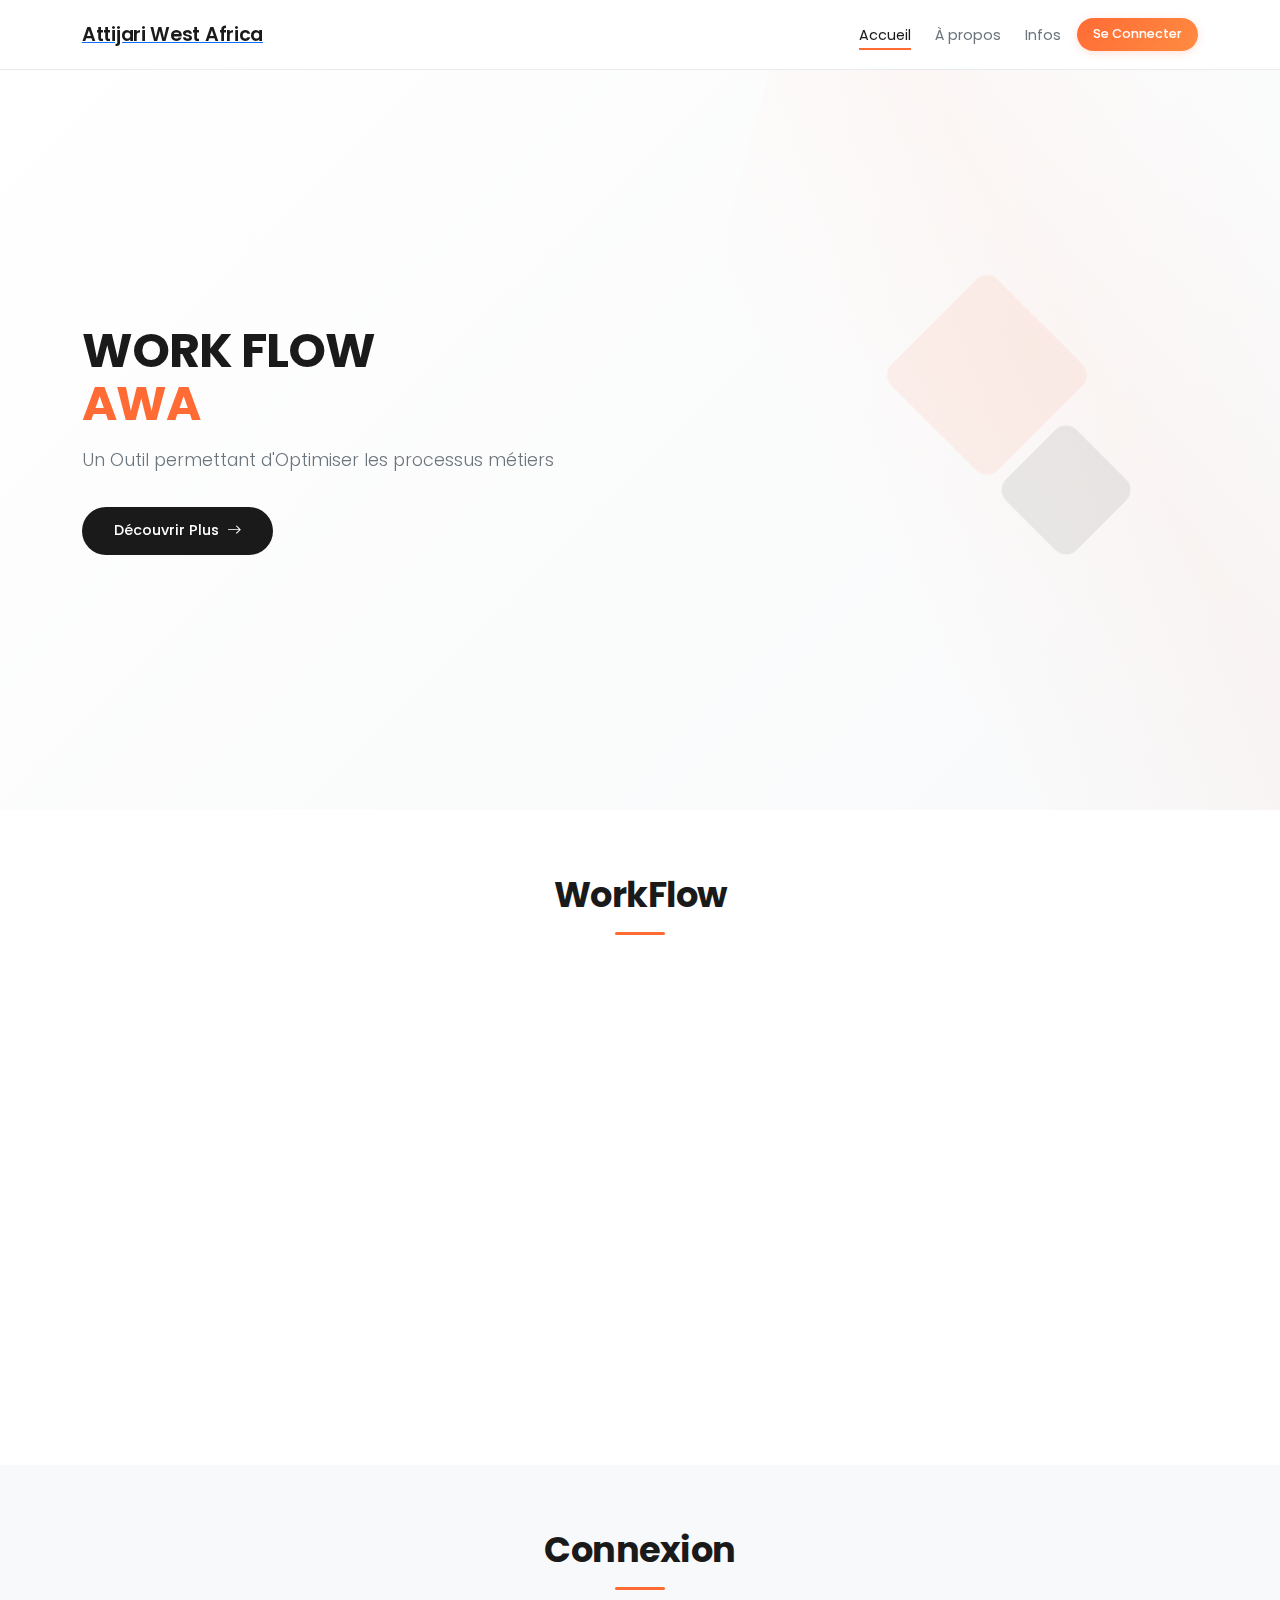
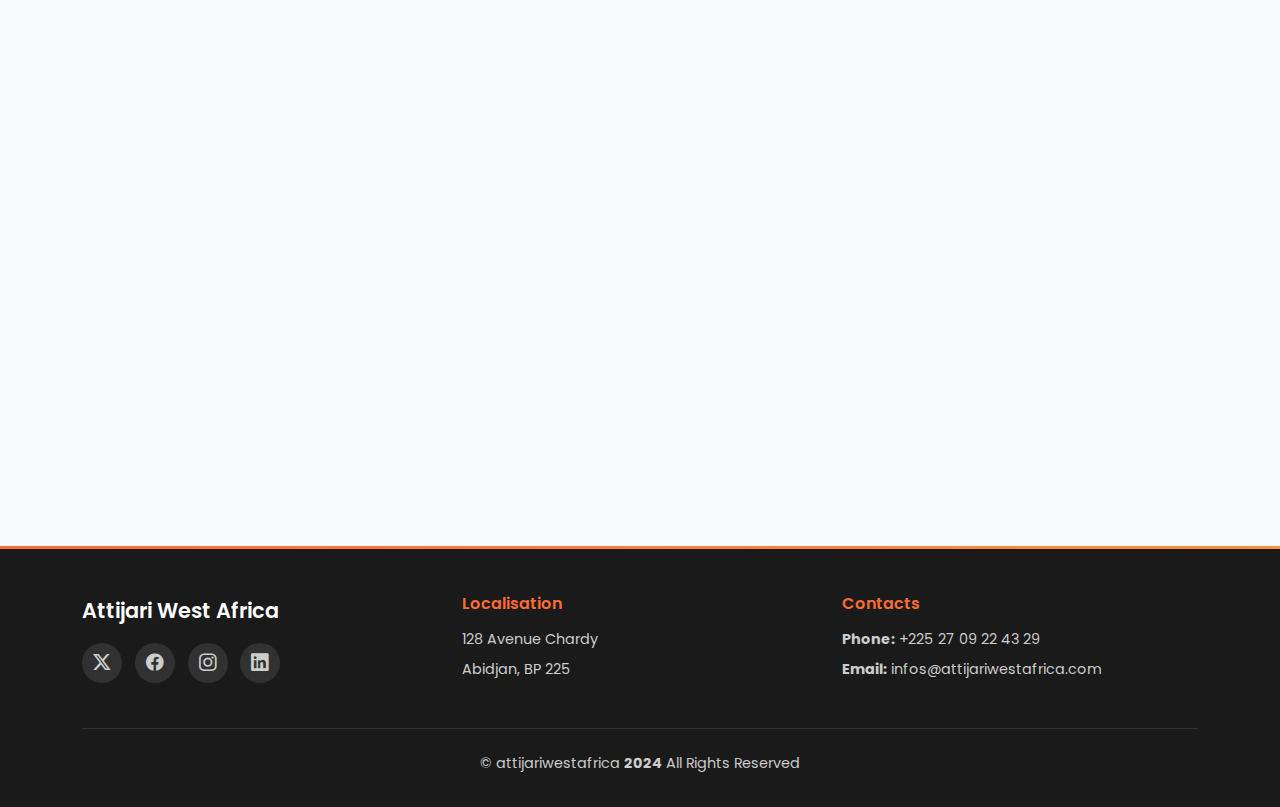
<file: frontend/modifier_demande.html>
<!DOCTYPE html>

<html lang="fr" class="material-style layout-fixed">

<head>
    <title></title>

    <meta charset="utf-8">
    <meta http-equiv="X-UA-Compatible" content="IE=edge" />
    <meta name="viewport" content="width=device-width, initial-scale=1.0, user-scalable=no, minimum-scale=1.0, maximum-scale=1.0">
    <meta name="description" content="" />
    <meta name="keywords" content="">
    <meta name="author" content="" />

    <!-- Favicons -->
    <link rel="icon" type="image/x-icon" href="images/sib_logo.PNG">

    <!-- Google fonts -->
    <link href="" rel="stylesheet">


    <!-- Icon fonts -->
    <link rel="stylesheet" href= "assets/assets_user/fonts/fontawesome.css">
    <link rel="stylesheet" href= "assets/assets_user/fonts/ionicons.css">
    <link rel="stylesheet" href= "assets/assets_user/fonts/linearicons.css">
    <link rel="stylesheet" href= "assets/assets_user/fonts/open-iconic.css">
    <link rel="stylesheet" href= "assets/assets_user/fonts/pe-icon-7-stroke.css">
    <link rel="stylesheet" href= "assets/assets_user/fonts/feather.css">
  
    <!-- Core stylesheets -->
    <link rel="stylesheet" href= "assets/assets_user/css/bootstrap-material.css">
    <link rel="stylesheet" href= "assets/assets_user/css/shreerang-material.css">
    <link rel="stylesheet" href= "assets/assets_user/css/uikit.css">
    <link rel="stylesheet" href="https://cdn.jsdelivr.net/npm/bootstrap-icons@1.11.1/font/bootstrap-icons.css">
    
    <!-- Libs -->
    <link rel="stylesheet" href= "assets/assets_user/libs/perfect-scrollbar/perfect-scrollbar.css">
    <link rel="stylesheet" href= "assets/assets_user/libs/flot/flot.css">
    <link rel="stylesheet" href="css/design.css">

    <style>
        body {
            background: linear-gradient(135deg, #f4f4f4 0%, #f4f4f4 100%);
            min-height: 100vh;
            font-family: 'Segoe UI', Tahoma, Geneva, Verdana, sans-serif;
        }

        .chat-container {
            background: white;
            border-radius: 15px;
            box-shadow: 0 10px 30px rgba(0,0,0,0.3);
            overflow: hidden;
            max-width: 800px;
            margin: 20px auto;
            border: 2px solid #ffffff;
        }

     
    </style>
</head>

<body>
    <!-- [ Preloader ] Start -->
    <div class="page-loader">
        <div class="bg-primary"></div>
    </div>
    <!-- [ Preloader ] End -->

    <!-- [ Layout wrapper ] Start -->
    <div class="layout-wrapper layout-2">
        <div class="layout-inner">
            <!-- [ Layout sidenav ] Start -->
            <div id="layout-sidenav" class="layout-sidenav sidenav sidenav-vertical bg-white logo-dark">
                <!-- Brand demo (see assets/css/demo/demo.css) -->
                <div class="app-brand demo">
                    <span class="app-brand-logo demo">
                      <img src="images/sib_logo.PNG" alt="Brand Logo" class="img-fluid">
                    </span>
                    <a href="acceuil.html" class="app-brand-text demo sidenav-text font-weight-normal ml-2">WORKFLOW - AWA</a>
                    <a href="javascript:" class="layout-sidenav-toggle sidenav-link text-large ml-auto">
                        <i class="ion ion-md-menu align-middle"></i>
                    </a>
                </div>
                <div class="sidenav-divider mt-0"></div>

                <!-- Links -->
                <ul class="sidenav-inner py-1">

                    <!-- Dashboards -->
                    <li class="sidenav-item active">
                        <a href="acceuil.html" class="sidenav-link">
                            <i class="sidenav-icon feather icon-home"></i>
                            <div>Acceuil</div>
                            <div class="pl-1 ml-auto">
                                <div class="badge badge-danger"></div>
                            </div>
                        </a>
                    </li>

                    <!-- Layouts -->


                    <!-- Forms & Tables -->
                    <li class="sidenav-divider mb-1"></li>

                    <li class="sidenav-item">
                      <a href="javascript:" class="sidenav-link sidenav-toggle font-weight-semibold">
                          <i class=""></i>
                          <div>Menu</div>
                      </a>
                                            <ul class="sidenav-menu">
                        <li id="intro_dmd" class="sidenav-item">
                          <a href="introduire_demandes.html" class="sidenav-link">
                            <i class="sidenav-icon feather icon-clipboard"></i>
                            <div>Introduire demande</div>
                          </a>
                        </li>
                        <li id="consult_dmd" class="sidenav-item">
                          <a href="consulter_demandes.html" class="sidenav-link">
                            <i class="sidenav-icon feather icon-grid"></i>
                            <div>Consulter mes demandes</div>
                          </a>
                        </li>
                        <li id="valid_dmd" class="sidenav-item">
                            <a href="demandes_validation.html" class="sidenav-link">
                              <i class="sidenav-icon feather icon-lock"></i>
                              <div>Valider des demandes</div>
                            </a>
                        </li>
                        <li id="stats_dmd" class="sidenav-item">
                            <a href="statistiques.html" class="sidenav-link">
                              <i class="bi bi-bar-chart"></i>
                              <div>Statistiques</div>
                            </a>
                          </li>
                      </ul>
                    </li>

                    <!--  Icons -->


                    <!-- Pages -->
                    <li class="sidenav-divider mb-1"></li>

                    <li class="sidenav-item">
                        <a href="" class="sidenav-link">
                            <i class="sidenav-icon feather icon-lock"></i>
                            <div>Login</div>
                        </a>
                    </li>
                    <li class="sidenav-item">
                        <a href="" class="sidenav-link">
                            <i class="sidenav-icon feather icon-user"></i>
                            <div>Signup</div>
                        </a>
                    </li>
                    <li class="sidenav-item">
                        <a href="" class="sidenav-link">
                            <i class="sidenav-icon feather icon-anchor"></i>
                            <div>FAQ</div>
                        </a>
                    </li>
                </ul>
            </div>
            <!-- [ Layout sidenav ] End -->


            <!-- [ Layout container ] Start -->
            <div class="layout-container">
                <!-- [ Layout navbar ( Header ) ] Start -->
                <nav class="layout-navbar navbar navbar-expand-lg align-items-lg-center bg-dark container-p-x" id="layout-navbar">

                    <div class="navbar-collapse collapse" id="layout-navbar-collapse">
                        <!-- Divider -->
                        <div class="navbar-nav align-items-lg-center ml-auto">

                            <!-- Divider -->
                            <div class="nav-item d-none d-lg-block text-big font-weight-light line-height-1 opacity-25 mr-3 ml-1">|</div>
                            <div class="demo-navbar-user nav-item dropdown">
                                <a class="nav-link dropdown-toggle" href="#" data-toggle="dropdown">
                                    <span class="d-inline-flex flex-lg-row-reverse align-items-center align-middle">
                                        <img src="images/avatar.png" alt class="d-block ui-w-30 rounded-circle">
                                        <span id="user_id" class="px-1 mr-lg-2 ml-2 ml-lg-0"></span>
                                    </span>
                                </a>
                                <div class="dropdown-menu dropdown-menu-right">
                                    <a href="javascript:" class="dropdown-item">
                                        <i class="feather icon-user text-muted"></i> &nbsp; My profile</a>
                                    <a href="javascript:" class="dropdown-item">
                                        <i class="feather icon-mail text-muted"></i> &nbsp; Messages</a>
                                    <a href="javascript:" class="dropdown-item">
                                        <i class="feather icon-settings text-muted"></i> &nbsp; Account settings</a>
                                    <div class="dropdown-divider"></div>
                                    
                                      <a href="" class="dropdown-item">
                                        <i class="feather icon-power text-danger"></i> &nbsp;
                                        <input type="button" onclick="logout()" name="" value="Déconnexion">
                                      </a>
                                   

                                </div>
                            </div>
                        </div>
                    </div>
                </nav>
                <!-- [ Layout navbar ( Header ) ] End -->

                <!-- [ Layout content ] Start -->
                <div class="layout-content">

                    <!-- [ content ] Start -->
                    <div class="container-fluid flex-grow-1 container-p-y">
                                              
                            <!--<div id="confiramation_msg" class="alert alert-dark-success alert-dismissible fade show">
                                
                                <button onclick="window.location.href = ''" type="" class="close" data-dismiss="alert">×</button> 
                               
                            </div> -->

                        <div class="container">
                          <div class="row">
                        <div class ="col-lg-2"></div>
                        <div class="card mb-4 col-md-8">
                            <h4 class="card-header" style="font-weight: bold;"> MODIFIER LA DEMANDE</h4>
                            <div class="card-body">
                                <form action="" id="intro_demande" method="" enctype="multipart/form-data" onsubmit="">
                                    <div class="form-group">
                                        <label style="font-weight: bold;" class="form-label">Banque </label>
                                        <select class="form-control" id="banque" name="banque" placeholder="Le nom de la banque svp" required>

                                        </select>
                                        <div class="clearfix"></div>
                                    </div>
                                    <div class="form-group">
                                        <label style="font-weight: bold;" class="form-label">Type</label>
                                        <select class="form-control" id="type" name="type" placeholder="Le type de demande" required>

                                        </select>
                                        <div class="clearfix"></div>
                                    </div>
                                    <div class="form-group">
                                        <label style="font-weight: bold;" for="client">Client</label>
                                        <input class='form-control' type='text' id='client' name='client' placeholder='Le nom du client svp' required>
                                        <div class="clearfix"></div>
                                    </div>
                                    <div class="form-group">
                                        

                                        <label style="font-weight: bold;" for="montant">Montant :</label>
                                            <div class="input-group">    
                                                <div class="input-group-prepend"></div>
                                                <span class="input-group-text">XOF</span>    
                                                    <input class='form-control' type='number' id='montant' name='montant' placeholder='Spécifiez le montant svp' required>    
                                            </div>
                                        <div class="clearfix"></div>
                                    </div>
                                    <p>
                                        <a id="ma_note" target="_blank" href="">Consulter la note préalablement enregistrée</a>
                                    </p>
                                    <div class="form-group">
                                        <label style="font-weight: bold;" class="form-label w-100">Note d'analyse</label>

                                            <input class='form-control' type='file' id='note_analyse' name='note_analyse'>    
                                        
                                    </div>
                                    <div class="form-group">
                                        <label style="font-weight: bold;" for="comm">Commentaire</label>
                                        
                                        <textarea class='form-control' id='comm' name='comm'></textarea>
                                       
                                        <div class="clearfix"></div>
                                    </div>
                                    <div style="text-align: center;"> <button type="submit" class="btn btn-primary" onclick="showConfirmation()">Modifier</button></div>
                                </form>
                            </div>
                            <div id="overlay" class="overlay"></div>
                      
                            <script>
                               

                            </script>                        
                        </div>
                        <div class ="col-lg-2"></div>
                        </div>
                        </div>
                        </div>


                    <!-- [ content ] End -->

                    <!-- [ Layout footer ] Start -->
                    <nav class="layout-footer footer bg-white">
                        <div class="container-fluid d-flex flex-wrap justify-content-between text-center container-p-x pb-3">
                            <div class="pt-3">
                                <span class="footer-text font-weight-semibold">&copy; <a href="" class="footer-link" target="_blank">Attijariwestafrica</a></span>
                            </div>
                            <div>
                                <a href="javascript:" class="footer-link pt-3">About Us</a>
                                <a href="javascript:" class="footer-link pt-3 ml-4">Help</a>
                                <a href="javascript:" class="footer-link pt-3 ml-4">Contact</a>
                                <a href="javascript:" class="footer-link pt-3 ml-4">Terms &amp; Conditions</a>
                            </div>
                        </div>
                    </nav>
                    <!-- [ Layout footer ] End -->

                </div>
                <!-- [ Layout content ] Start -->
            </div>
            <!-- [ Layout container ] End -->
        </div>
        <!-- Overlay -->
        <div class="layout-overlay layout-sidenav-toggle"></div>
    </div>
    <!-- [ Layout wrapper] End -->

    <div class="modal fade" id="confirmationModal" tabindex="-1" aria-labelledby="confirmationModalLabel" aria-hidden="true">
        <div class="modal-dialog modal-dialog-centered">
            <div class="modal-content modal-shadow">
                <div class="modal-header">
                    <h5 class="modal-title" id="confirmationModalLabel">Confirmation</h5>
                </div>
                <div class="modal-body">
                    Voulez-vous vraiment modifier cette demande ?
                </div>
                <div class="modal-footer">
                    <button type="button" class="btn btn-secondary" data-bs-dismiss="modal" onclick="cancelSubmission()">Annuler</button>
                    <button type="button" class="btn btn-primary" onclick="modifier_demande()">Confirmer</button>
                </div>
            </div>
        </div>
    </div>

        <!-- Modale de confirmation pour le DG -->
    <div class="modal fade" id="successModal" tabindex="-1" aria-labelledby="confirmationModalLabel" aria-hidden="true">
        <div class="modal-dialog modal-dialog-centered">
            <div class="modal-content modal-shadow">
                <div class="modal-header">
                    <h5 class="modal-title" id="confirmationModalLabel">Validation</h5>
                </div>
                <div class="modal-body">
                    Demande  modifiée avec succès
                </div>
                <div class="modal-footer">
                    <button type="button" class="btn btn-primary" onclick="cancelSuccess()">OK</button>
                </div>
            </div>
        </div>
    </div>
    
</body>

 <!-- Core scripts -->
<script src= "assets/assets_user/js/pace.js"></script>
<script src= "assets/assets_user/js/jquery-3.3.1.min.js"></script>
<script src= "assets/assets_user/libs/popper/popper.js"></script>
<script src= "assets/assets_user/js/bootstrap.js"></script>
<script src= "assets/assets_user/js/sidenav.js"></script>
<script src= "assets/assets_user/js/layout-helpers.js"></script>
<script src= "assets/assets_user/js/material-ripple.js"></script>

<!-- Libs -->
<script src= "assets/assets_user/libs/perfect-scrollbar/perfect-scrollbar.js"></script>
<script src= "assets/assets_user/libs/eve/eve.js"></script>
<!-- <script src= "assets/assets_user/libs/flot/flot.js"></script> -->
<!--<script src= "assets/assets_user/libs/flot/curvedLines.js"></script> -->
<script src= "assets/assets_user/libs/chart-am4/core.js"></script>
<script src= "assets/assets_user/libs/chart-am4/charts.js"></script>
<!--<script src= "assets/assets_user/libs/chart-am4/animated.js"></script>-->

<!-- Demo -->
<script src= "assets/assets_user/js/demo.js"></script><script src="assets/assets_user/js/analytics.js"></script>
<!--<script src= "assets/assets_user/js/pages/dashboards_index.js"></script>-->
<script src="js/design.js"></script>

<script>

    //const API_URL = "http://127.0.0.1:8000/api";
    const API_URL = "https://workflow-awa.onrender.com/api";

    async function logout() {
            
        localStorage.removeItem("token");
        //window.location.href = 'index.html';
    }

    async function infos_user() {
        
        const token = localStorage.getItem("token");

        const response = await fetch(`${API_URL}/users-joined/`,{
        method: "GET",
        headers: {
            "Authorization": "Bearer " + token,
            "Content-Type": "application/json"
        }
        });
        
        // Vérifier si la requête a réussi
        if (!response.ok) {
                throw new Error(`Erreur HTTP : ${response.status}`);
        }
            
        const donnees = await response.json();
        
        const infos_user = donnees.results;

        document.getElementById("user_id").innerText = infos_user[0].prenom + " " + infos_user[0].nom;
        
        
        if (infos_user[0].niveau_hab==="Niveau 1") {
            
            document.getElementById('intro_dmd').style.display = 'none';
            document.getElementById('consult_dmd').style.display = 'none';
            document.getElementById('valid_dmd').style.display = 'none';

        } else if (infos_user[0].niveau_hab==="Niveau 2") {
            document.getElementById('valid_dmd').style.display = 'none';
            
        } else if (infos_user[0].niveau_hab==="Niveau 3") {
            document.getElementById('intro_dmd').style.display = 'none';
            document.getElementById('consult_dmd').style.display = 'none';
            
        } 
        
    }

    async function isConnected() {

        const token = localStorage.getItem("token");

        if (token) {
            console.log("Token présent :", token);
        } else {
            console.log("Aucun token trouvé");
            window.location.href = 'index.html';
        }
        
    }

    async function load_data_formulaire_demande() {

        // CETTE FONCTION CONSISTE A CHARGER LES DONNEES DU FORMULAIRE D'insertion des demandes 

        const params = new URLSearchParams(window.location.search);

        const id_demande = params.get("id_dmd");


        const token = localStorage.getItem("token");

        const response = await fetch(`${API_URL}/users-joined/`,{
        method: "GET",
        headers: {
            "Authorization": "Bearer " + token,
            "Content-Type": "application/json"
        }
        });
        
        // Vérifier si la requête a réussi
        if (!response.ok) {
                throw new Error(`Erreur HTTP : ${response.status}`);
        }
            
        const donnees = await response.json();
        
        const entite_user = donnees.results[0].entite;  

        try {

            const token = localStorage.getItem("token");

            // Récupération des données pour les menus déroulants depuis l'API
            const banquesResponse = await fetch(`${API_URL}/banques/`);
            
            const typedemande_Response = await fetch(`${API_URL}/types_demandes/${entite_user}`,{
                method: "GET",
                headers: {
                    "Authorization": "Bearer " + token,
                    "Content-Type": "application/json"
                }
            }); 
            

            const demande_Response = await fetch(`${API_URL}/demandes/${id_demande}`,{
                method: "GET",
                headers: {
                    "Authorization": "Bearer " + token,
                    "Content-Type": "application/json"
                }
            });

            const banques = await banquesResponse.json();
            const type_demandes = await typedemande_Response.json();
            const demandes_json = await demande_Response.json();

            
            const list_type_demande = type_demandes.results;
            const demandes = demandes_json.results;

            // Remplissage du menu déroulant des banques
            const banqueSelect = document.getElementById('banque');
            banques.forEach(banque => {
                
                const option = document.createElement('option');
                option.value = banque.id
                option.textContent = banque.sigle.concat(" - ", banque.nom);
                banqueSelect.appendChild(option);
            });

            // Sélectionner la première option valide si elle existe
            if (banques.length > 0) {
                banqueSelect.selectedIndex = demandes.id_banque - 1;
            }


            // Remplissage du menu déroulant des niveaux_hab
            const type_dmd = document.getElementById('type');
            list_type_demande.forEach(type => {
                const option = document.createElement('option');
                option.value = type.demande_id;
                option.textContent = type.nom_demande;
                type_dmd.appendChild(option);
            });

            // Sélectionner la première option valide si elle existe
            if (list_type_demande.length > 0) {
                type_dmd.selectedIndex = demandes.id_type_demande;  
            }
            
            document.getElementById('client').value = demandes.nom_client;
            document.getElementById('montant').value = demandes.montant;
            if (demandes.note_analyse) {
                document.getElementById('ma_note').href = "/api/download/" + demandes.note_analyse;
            } 

            document.getElementById('comm').value = demandes.commentaire_intro;

        } catch(error) {
            console.error('Erreur lors du chargement des données:', error);
            alert('Impossible de charger les données du formulaire. Veuillez réessayer.');
        }
    }

    const form = document.getElementById("intro_demande");

    function showConfirmation() {

        $('#confirmationModal').modal('show');

    }

    function showConfirmation_validation() {

        $('#successModal').modal('show');

    }

    function cancelSubmission() {

        $('#confirmationModal').modal('hide');
    }

    function cancelSuccess()  {

        $('#successModal').modal('hide');
        window.location.replace("consulter_demandes.html");
    }

    async function modifier_demande() {

        $('#confirmationModal').modal('hide');

        // Récupérer l'user_id
        const token = localStorage.getItem("token");

        const res = await fetch(`${API_URL}/users-joined/`,{
        method: "GET",
        headers: {
            "Authorization": "Bearer " + token,
            "Content-Type": "application/json"
        }
        });
        if (!res.ok) {
            throw new Error(`Erreur lors de la récupération de l'utilisateur : ${res.status}`);
        }
        const donnees = await res.json();
        if (!donnees.results || !donnees.results[0] || !donnees.results[0].user_id) {
            throw new Error("Utilisateur non trouvé");
        }
        const id_user = donnees.results[0].user_id;
        
        const params = new URLSearchParams(window.location.search);

        const demande_id = params.get("id_dmd");


        const now = new Date();
        

        // Créer FormData pour les champs et le fichier
        const formData = new FormData();
        formData.append("id_user", id_user);
        formData.append("banque", document.getElementById("banque").value);
        formData.append("nom_client", document.getElementById("client").value);
        formData.append("montant", document.getElementById("montant").value);
        formData.append("commentaire_intro", document.getElementById("comm").value || "");
        formData.append("id_typedemande", document.getElementById("type").value);

        console.log("FormData avant fichier:", {
        id_user: formData.get("id_user"),
        banque: formData.get("banque"),
        nom_client: formData.get("nom_client"),
        montant: formData.get("montant"),
        commentaire_intro: formData.get("commentaire_intro"),
        id_typedemande: formData.get("id_typedemande")
        });
                    

        // Ajouter le fichier s'il existe
        
        const fileInput = document.querySelector("input[name='note_analyse']");


        console.log("FileInput:", fileInput);
        console.log("Fichier sélectionné:", fileInput?.files[0]);


        const file = fileInput.files[0];
        if (file) {
            formData.append("note_analyse", file || ""); // Aligner avec Swagger
            console.log("Fichier ajouté à FormData:", file.name);
        }

        
        const response = await fetch(`${API_URL}/update_demandes/${demande_id}`, {
            method: "POST",
            body: formData,
        });
        
        const data = await response.json();


        if (response.ok) {

            //alert("Demande bien modifiée !"); 
            //window.location.reload();  // recharger la page 
            $('#successModal').modal('show');        

        } else {
            alert(data.detail || "Erreur lors de la modification");
        }  
        
        
    }

    form.addEventListener('submit',  async (event) => {
        
            event.preventDefault();

 
                    
    } );



    window.addEventListener('load', () => isConnected());
    window.addEventListener('load', () => infos_user());
    window.addEventListener('load', () => infos_user());
    window.addEventListener('load', () => load_data_formulaire_demande());

    
</script>

</html>
</file>
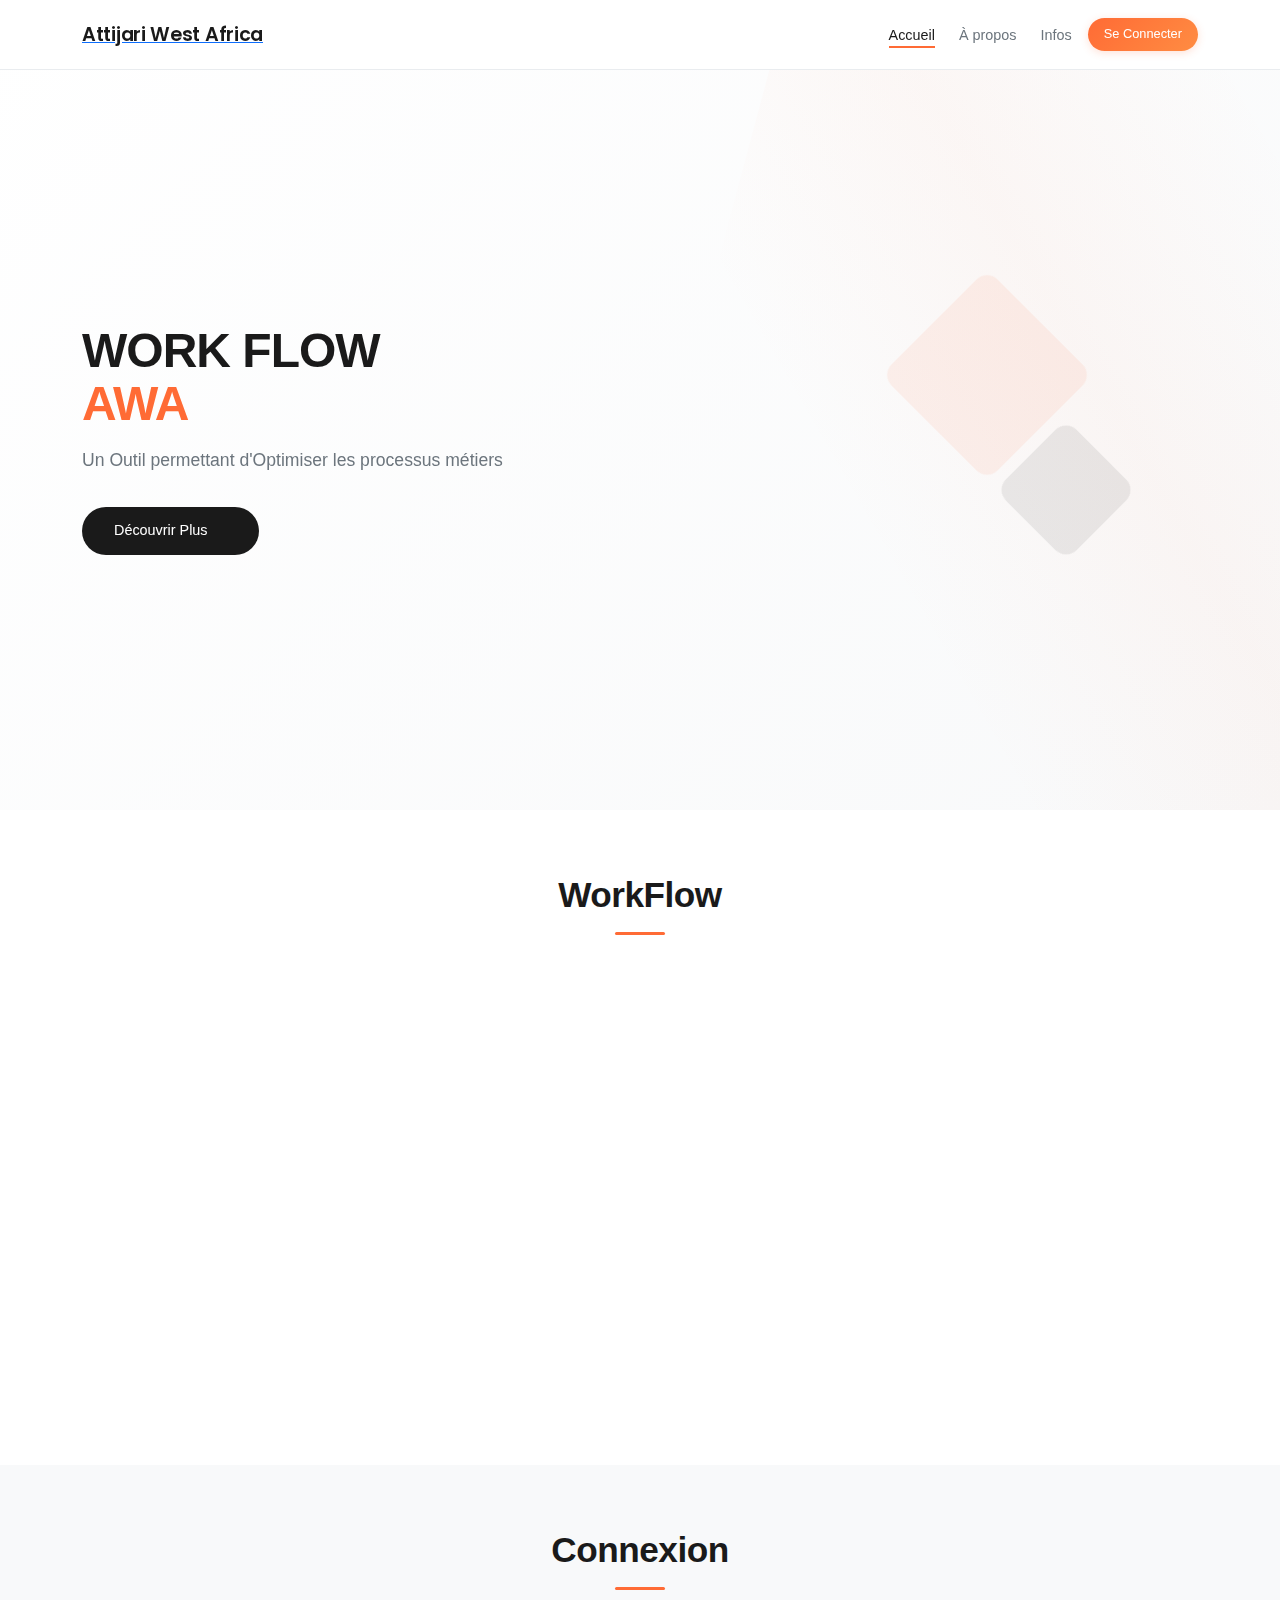
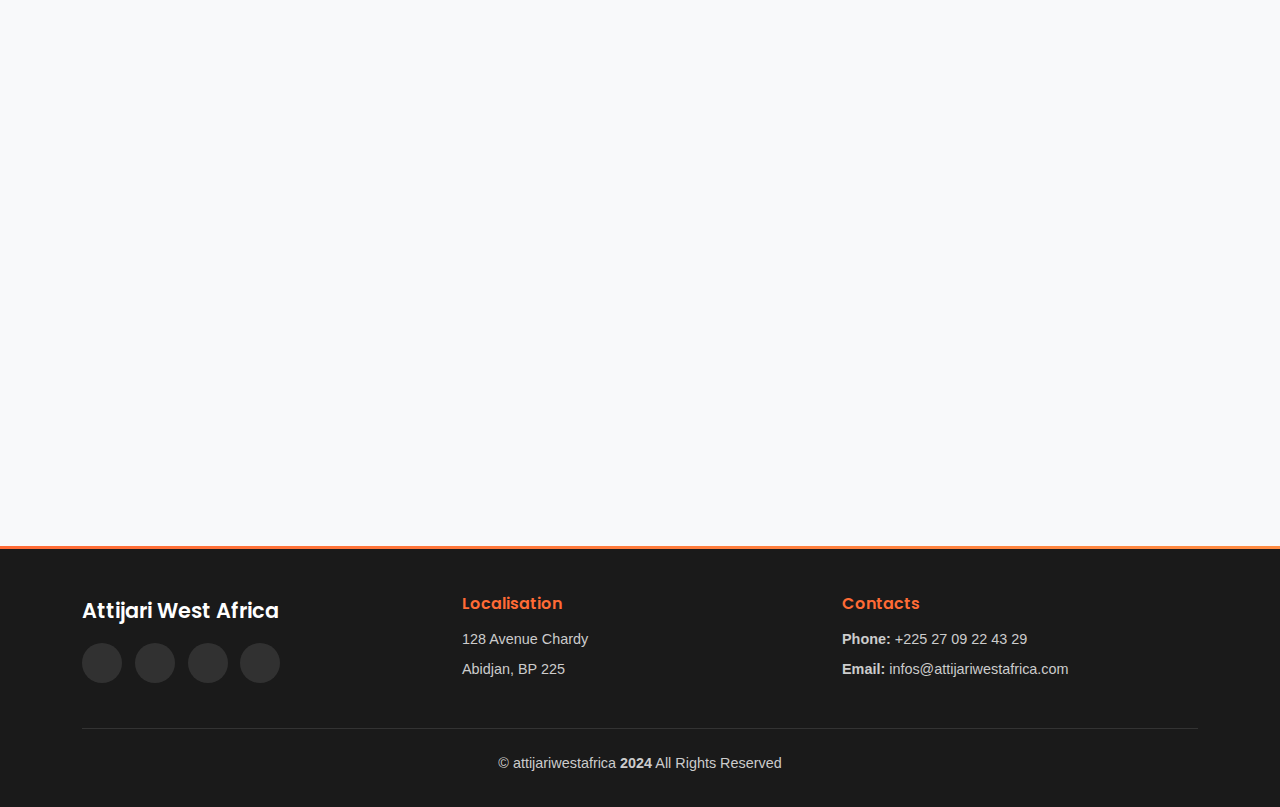
<file: frontend/valider_demande.html>
<!DOCTYPE html>

<html lang="fr" class="material-style layout-fixed">

<head>
    <!-- Pop-up alerte nouvelle demande à valider -->
    <style>
        #popup-nouvelle-demande {
            display: none;
            position: fixed;
            z-index: 9999;
            left: 0; right: 0; top: 0; bottom: 0;
            background: rgba(0,0,0,0.35);
        }
        #popup-nouvelle-demande .popup-content {
            background: #fff;
            border-radius: 18px;
            box-shadow: 0 8px 32px #ea580c33;
            max-width: 400px;
            margin: 120px auto;
            padding: 32px 24px 24px 24px;
            text-align: center;
            border: 2px solid #ea580c;
        }
        #popup-nouvelle-demande .popup-title {
            color: #ea580c;
            font-size: 1.4rem;
            font-weight: bold;
            margin-bottom: 12px;
        }
        #popup-nouvelle-demande .popup-btn {
            background: #ea580c;
            color: #fff;
            border: none;
            border-radius: 20px;
            padding: 8px 28px;
            font-size: 1.1rem;
            font-weight: 600;
            margin-top: 18px;
            cursor: pointer;
            box-shadow: 0 2px 8px #ea580c22;
        }
        #popup-nouvelle-demande .popup-btn:hover {
            background: #d45a0b;
        }
    </style>
    <title>Validation de demandes</title>

    <meta charset="utf-8">
    <meta http-equiv="X-UA-Compatible" content="IE=edge" />
    <meta name="viewport" content="width=device-width, initial-scale=1.0, user-scalable=no, minimum-scale=1.0, maximum-scale=1.0">
    <meta name="description" content="" />
    <meta name="keywords" content="">
    <meta name="author" content="" />
    <!-- Favicons -->
    <link rel="icon" type="image/x-icon" href="images/sib_logo.PNG">

    <!-- Google fonts -->
    <link href="" rel="stylesheet">

   

    <!-- <link href="https://cdn.jsdelivr.net/npm/bootstrap@5.3.2/dist/css/bootstrap.min.css" rel="stylesheet"> -->

   
    <link rel="stylesheet" href= "assets/assets_user/fonts/fontawesome.css">
    <link rel="stylesheet" href= "assets/assets_user/fonts/ionicons.css">
    <link rel="stylesheet" href= "assets/assets_user/fonts/linearicons.css">
    <link rel="stylesheet" href= "assets/assets_user/fonts/open-iconic.css">
    <link rel="stylesheet" href= "assets/assets_user/fonts/pe-icon-7-stroke.css">
    <link rel="stylesheet" href= "assets/assets_user/fonts/feather.css">

   
    <link rel="stylesheet" href= "assets/assets_user/css/bootstrap-material.css">
    <link rel="stylesheet" href= "assets/assets_user/css/shreerang-material.css">
    <link rel="stylesheet" href= "assets/assets_user/css/uikit.css">
    <link rel="stylesheet" href="https://cdn.jsdelivr.net/npm/bootstrap-icons@1.11.1/font/bootstrap-icons.css">
 
    <link rel="stylesheet" href= "assets/assets_user/libs/perfect-scrollbar/perfect-scrollbar.css">
    <link rel="stylesheet" href= "assets/assets_user/libs/flot/flot.css"> 


    <style>
        body {
            background: linear-gradient(135deg, #f4f4f4 0%, #f4f4f4 100%);
            min-height: 100vh;
            font-family: 'Segoe UI', Tahoma, Geneva, Verdana, sans-serif;
        }

        .chat-container {
            background: white;
            border-radius: 15px;
            box-shadow: 0 10px 30px rgba(0,0,0,0.3);
            overflow: hidden;
            max-width: 800px;
            margin: 20px auto;
            border: 2px solid #ffffff;
        }

     
    </style>
   

</head>

<body>
    <!-- [ Preloader ] Start -->
    <div class="page-loader">
        <div class="bg-primary"></div>
    </div>
    <!-- [ Preloader ] End -->

    <!-- [ Layout wrapper ] Start -->
    <div class="layout-wrapper layout-2">
        <div class="layout-inner">
            <!-- [ Layout sidenav ] Start -->
            <div id="layout-sidenav" class="layout-sidenav sidenav sidenav-vertical bg-white logo-dark">
                <!-- Brand demo (see assets/css/demo/demo.css) -->
                <div class="app-brand demo">
                    <span class="app-brand-logo demo">
                      <img src="images/sib_logo.PNG" alt="Brand Logo" class="img-fluid">
                    </span>
                    <a href="acceuil.html" class="app-brand-text demo sidenav-text font-weight-normal ml-2">WORKFLOW - AWA</a>
                    <a href="javascript:" class="layout-sidenav-toggle sidenav-link text-large ml-auto">
                        <i class="ion ion-md-menu align-middle"></i>
                    </a>
                </div>
                <div class="sidenav-divider mt-0"></div>

                <!-- Links -->
                <ul class="sidenav-inner py-1">

                    <!-- Dashboards -->
                    <li class="sidenav-item active">
                        <a href="acceuil.html" class="sidenav-link">
                            <i class="sidenav-icon feather icon-home"></i>
                            <div>Accueil</div>
                            <div class="pl-1 ml-auto">
                                <div class="badge badge-danger"></div>
                            </div>
                        </a>
                    </li>

                    <!-- Layouts -->


                    <!-- Forms & Tables -->
                    <li class="sidenav-divider mb-1"></li>

                    <li class="sidenav-item">
                      <a href="javascript:" class="sidenav-link sidenav-toggle font-weight-semibold">
                          <i class=""></i>
                          <div>Menu</div>
                      </a>
                                            <ul class="sidenav-menu">
                        <li id="intro_dmd" class="sidenav-item">
                          <a href="introduire_demandes.html" class="sidenav-link">
                            <i class="sidenav-icon feather icon-clipboard"></i>
                            <div>Introduire demande</div>
                          </a>
                        </li>
                        <li id="consult_dmd" class="sidenav-item">
                          <a href="consulter_demandes.html" class="sidenav-link">
                            <i class="sidenav-icon feather icon-grid"></i>
                            <div>Consulter mes demandes</div>
                          </a>
                        </li>
                        <li id="valid_dmd" class="sidenav-item">
                            <a href="demandes_validation.html" class="sidenav-link">
                              <i class="sidenav-icon feather icon-lock"></i>
                              <div>Valider des demandes</div>
                            </a>
                        </li>
                        <li id="stats_dmd" class="sidenav-item">
                            <a href="" class="sidenav-link">
                              <i class="bi bi-bar-chart"></i>
                              <div>Statistiques</div>
                            </a>
                          </li>
                      </ul>
                    </li>

                    <!--  Icons -->


                    <!-- Pages -->
                    <li class="sidenav-divider mb-1"></li>

                    <li class="sidenav-item">
                        <a href="" class="sidenav-link">
                            <i class="sidenav-icon feather icon-lock"></i>
                            <div>Login</div>
                        </a>
                    </li>
                    <li class="sidenav-item">
                        <a href="" class="sidenav-link">
                            <i class="sidenav-icon feather icon-user"></i>
                            <div>Signup</div>
                        </a>
                    </li>
                    <li class="sidenav-item">
                        <a href="" class="sidenav-link">
                            <i class="sidenav-icon feather icon-anchor"></i>
                            <div>FAQ</div>
                        </a>
                    </li>
                </ul>
            </div>
            <!-- [ Layout sidenav ] End -->


            <!-- [ Layout container ] Start -->
            <div class="layout-container">
                <!-- [ Layout navbar ( Header ) ] Start -->
                <nav class="layout-navbar navbar navbar-expand-lg align-items-lg-center bg-dark container-p-x" id="layout-navbar">

                    <div class="navbar-collapse collapse" id="layout-navbar-collapse">
                        <!-- Divider -->
                        <div class="navbar-nav align-items-lg-center ml-auto">

                            <!-- Divider -->
                            <div class="nav-item d-none d-lg-block text-big font-weight-light line-height-1 opacity-25 mr-3 ml-1">|</div>
                            <div class="demo-navbar-user nav-item dropdown">
                                <a class="nav-link dropdown-toggle" href="#" data-toggle="dropdown">
                                    <span class="d-inline-flex flex-lg-row-reverse align-items-center align-middle">
                                        <img src="images/avatar.png" alt class="d-block ui-w-30 rounded-circle">
                                        <span id="user_id" class="px-1 mr-lg-2 ml-2 ml-lg-0"></span>
                                    </span>
                                </a>
                                <div class="dropdown-menu dropdown-menu-right">
                                    <a href="javascript:" class="dropdown-item">
                                        <i class="feather icon-user text-muted"></i> &nbsp; My profile</a>
                                    <a href="javascript:" class="dropdown-item">
                                        <i class="feather icon-mail text-muted"></i> &nbsp; Messages</a>
                                    <a href="javascript:" class="dropdown-item">
                                        <i class="feather icon-settings text-muted"></i> &nbsp; Account settings</a>
                                    <div class="dropdown-divider"></div>
                                    
                                      <a href="" class="dropdown-item">
                                        <i class="feather icon-power text-danger"></i> &nbsp;
                                        <input type="button" onclick="logout()" name="" value="Déconnexion">
                                      </a>
                                   

                                </div>
                            </div>
                        </div>
                    </div>
                </nav>
                <!-- [ Layout navbar ( Header ) ] End -->

                <!-- [ Layout content ] Start -->
                <div class="layout-content">

                    <div class="row">
                        <div class="col-md-12">
                            <div class="card d-flex w-100 mb-4">
                                <div class="row no-gutters row-bordered row-border-light h-100">
                                    <div class="d-flex col-md-6 align-items-center">
                                        
                                        <div class="card-body">
                                            <h6 class="mb-3">Informations de la demande</h6>
                                            <div id="alert-container"></div>
                                            <table class="table card-table">
                                                <thead>
                                                    <tr>                          
                                                        <th></th>                                                                
                                                        <th></th>
                                                    </tr>
                                                </thead>    
                                                <tbody>
                                                        <tr>
                                                            <td class='align-center'>
                                                                <div class='media-body align-self-center ml-3'>
                                                                <strong> Type de demande  </strong>
                                                            </td>
                                                            <td class='align-center'>
                                                                <div class='media-body align-self-center ml-3'>
                                                                <h6 id="type_demande" class='mb-0'>  </h6>
                                                            </td>
                                                            
                                                        </tr>
                                                        <tr>
                                                            <td class='align-center'>
                                                                <div class='media-body align-self-center ml-3'>
                                                                <strong> Banque  </strong>
                                                            </td>
                                                            <td class='align-center'>
                                                                <div class='media-body align-self-center ml-3'>
                                                                <h6 id="banque" class='mb-0'>  </h6>
                                                            </td>
                                                            
                                                        </tr>
                                                        <tr>
                                                            <td class='align-center'>
                                                                <div class='media-body align-self-center ml-3'>
                                                                <strong> Entité  </strong>
                                                            </td>
                                                            <td class='align-center'>
                                                                <div class='media-body align-self-center ml-3'>
                                                                <h6 id="entite" class='mb-0'> </h6>
                                                            </td>
                                                            
                                                        </tr>
                                                        <tr>
                                                            <td class='align-center'>
                                                                <div class='media-body align-self-center ml-3'>
                                                                <strong> Contrepartie </strong>
                                                            </td>
                                                            <td class='align-center'>
                                                                <div class='media-body align-self-center ml-3'>
                                                                <h6 id="contrepartie" class='mb-0'> </h6>
                                                            </td>
                                                            
                                                        </tr>
                                                        <tr>
                                                            <td class='align-center'>
                                                                <div class='media-body align-self-center ml-3'>
                                                                <strong> Montant (XOF) </strong>
                                                            </td>
                                                            <td class='align-center'>
                                                                <div class='media-body align-self-center ml-3'>
                                                                <h6 id="montant" class='mb-0'> </h6>
                                                            </td>
                                                            
                                                        </tr>
                                                        <tr>
                                                            <td class='align-center'>
                                                                <div class='media-body align-self-center ml-3'>
                                                                <strong> Note d'analyse </strong>
                                                            </td>
                                                            <td class='align-center'>
                                                                <div class='media-body align-self-center ml-3'>
                                                                <h6  class='mb-0'> 
                                                                    
                                                                    <a id="note_analyse" target="_blank" href="">Télécharger</a>
                                      
                                                                </h6>
                                                            </td>
                                                            
                                                        </tr>
                                                        
                                                        <tr>
                                                            <td class='align-center'>
                                                                <div class='media-body align-self-center ml-3'>
                                                                <strong> Date/heure </strong>
                                                            </td>
                                                            <td class='align-center'>
                                                                <div class='media-body align-self-center ml-3'>
                                                                <h6 id="date_time" class='mb-0'> 
                                                              
                                                                </h6>
                                                            </td>
                                                            
                                                        </tr> 
                                                        
                                                </tbody>
                                                                                                            
                                            </table>
                                            <hr>
                                            <form action="" id="avis_form" method="" enctype="multipart/form-data" onsubmit="showConfirmation(event)">
                                                <div class="form-group">
                                                    <label class="form-label"><strong>Décision </strong></label>
                                                    <select class="form-control" id="decision" name="decision" placeholder="Le nom de la banque svp" required>
                                                    
                                                    </select>
                                                    <div class="clearfix"></div>
                                                </div>
                                                <div class="form-group">
                                                    <label for="comm"><strong>Commentaire</strong></label>
                                                    <textarea class='form-control' id='comm' name='comm'></textarea>    
                                                <div class="clearfix"></div>
                                                </div>
                                                <div style="text-align: center;"> <button id="valider_avis" type="submit"  class="btn btn-primary">Valider</button></div>
                                                
                                            </form> 
                                        </div>
 
                                    </div>
                                    <div class="d-flex col-md-6 align-items-center">
                                        <div class="container">
                                                                    
                                                <div class="card-body">
                                                    <div id="detail_commentaire" class="col-xl-12">

                                                        
                                                    </div>                
                                                </div> 
                                        </div>    
                                    </div>

                                </div>
                            </div>
                        </div>
                    </div>
                    
                </div>



                <!-- [ content ] End -->

                <!-- [ Layout footer ] Start -->
                <nav class="layout-footer footer bg-white">
                    <div class="container-fluid d-flex flex-wrap justify-content-between text-center container-p-x pb-3">
                        <div class="pt-3">
                            <span class="footer-text font-weight-semibold">&copy; <a href="" class="footer-link" target="_blank">Attijariwestafrica</a></span>
                        </div>
                        <div>
                            <a href="javascript:" class="footer-link pt-3">About Us</a>
                            <a href="javascript:" class="footer-link pt-3 ml-4">Help</a>
                            <a href="javascript:" class="footer-link pt-3 ml-4">Contact</a>
                            <a href="javascript:" class="footer-link pt-3 ml-4">Terms &amp; Conditions</a>
                        </div>
                    </div>
                </nav>
                <!-- [ Layout footer ] End -->

            
                <!-- [ Layout content ] Start -->
            </div>
            <!-- [ Layout container ] End -->
        </div>
        <!-- Overlay -->
        <div class="layout-overlay layout-sidenav-toggle"></div>
    </div>
    <!-- Modale de confirmation Bootstrap -->
    <div class="modal fade" id="confirmationModal" tabindex="-1" aria-labelledby="confirmationModalLabel" aria-hidden="true">
        <div class="modal-dialog modal-dialog-centered">
            <div class="modal-content modal-shadow">
                <div class="modal-header">
                    <h5 class="modal-title" id="confirmationModalLabel">Confirmation</h5>
                </div>
                <div class="modal-body">
                    Voulez-vous vraiment soumettre le formulaire ?
                </div>
                <div class="modal-footer">
                    <button type="button" class="btn btn-secondary" data-bs-dismiss="modal" onclick="cancelSubmission()">Annuler</button>
                    <button type="button" class="btn btn-primary" onclick="confirmSubmission()">Confirmer</button>
                </div>
            </div>
        </div>
    </div>
    <!-- Modale de confirmation pour le DG -->
    <div class="modal fade" id="confirmationModal_DG" tabindex="-1" aria-labelledby="confirmationModalLabel" aria-hidden="true">
       
        <div class="modal-dialog modal-dialog-centered">
            <div class="modal-content modal-shadow">
                <button style="position:absolute; top:10px; right:10px; background:none; border:none; font-size:20px; cursor:pointer; color:#333" onclick="DG_cancelBox()" aria-label="Fermer">×</button>
                <div class="modal-header">
                    <h5 class="modal-title" id="confirmationModalLabel">Confirmation</h5>
                </div>
                <div class="modal-body">
                    Malgré votre avis Non favorable, voulez-vous que la demande poursuive le processus OUI/NON ?
                </div>
                <div class="modal-footer">
                    <button type="button" class="btn btn-secondary" data-bs-dismiss="modal" onclick="cancelSubmission_DG()">NON</button>
                    <button type="button" class="btn btn-primary" onclick="confirmSubmission_DG()">OUI</button>
                </div>
            </div>
        </div>
    </div>
        <!-- Modale de confirmation pour le DG -->
    <div class="modal fade" id="successModal" tabindex="-1" aria-labelledby="confirmationModalLabel" aria-hidden="true">
        <div class="modal-dialog modal-dialog-centered">
            <div class="modal-content modal-shadow">
                <div class="modal-header">
                    <h5 class="modal-title" id="confirmationModalLabel">Confirmation</h5>
                </div>
                <div class="modal-body">
                    Votre avis bien été enregistré !
                </div>
                <div class="modal-footer">
                    <button type="button" class="btn btn-primary" onclick="cancelSuccess()">OK</button>
                </div>
            </div>
        </div>
    </div>

</body>  
  
    <!-- Pop-up nouvelle demande à valider -->
    <!-- 
    <div id="popup-nouvelle-demande">
        <div class="popup-content">
            <div class="popup-title">Nouvelle demande à valider !</div>
            <div id="popup-demande-details" style="margin-bottom:10px;"></div>
            <button class="popup-btn" onclick="closePopupDemande()">OK</button>
        </div>
    </div>
    
    <script>
        //const API_URL = "http://127.0.0.1:8000/api";
    // const API_URL déjà déclaré plus haut

        // --- Système d'alerte nouvelle demande à valider ---
        let pollingInterval = null;

        async function checkNouvelleDemande() {
            const token = localStorage.getItem("token");
            if (!token) return;

            const response = await fetch(`${API_URL}/users-joined/`, {
            method: "GET",
            headers: {
                "Authorization": "Bearer " + token,
                "Content-Type": "application/json"
            }
            });
            
            // Vérifier si la requête a réussi
            if (!response.ok) {
                    throw new Error(`Erreur HTTP : ${response.status}`);
            }
                
            const donnees = await response.json();
            
            const infos_user = donnees.results;

            if (infos_user[0].niveau_hab==="Niveau 1") {
                console.log('[DEBUG] L\'utilisateur n\'est pas validateur AWA, arrêt du polling.');
                clearInterval(pollingInterval);
                return;
            }

            try {
                console.log('[DEBUG] Vérification nouvelle demande à valider...');
                const resp = await fetch(`${API_URL}/derniere_demande_a_valider/`, {
                    method: "GET",
                    headers: {
                        Authorization: "Bearer " + token,
                        "Content-Type": "application/json",
                    },
                });
                console.log('[DEBUG] Réponse /derniere_demande_a_valider/', resp);
                if (!resp.ok) { console.log('[DEBUG] Réponse non OK'); return; }
                const data = await resp.json();
                console.log('[DEBUG] Data /derniere_demande_a_valider/', data);
                const lastDemande = data.results;
                if (!lastDemande || !lastDemande.id_demande) { console.log('[DEBUG] Pas de lastDemande ou pas d\'id_demande'); return; }
                const lastId = lastDemande.id_avis;
                const storedId = localStorage.getItem("lastIdDemandeValidee");
                console.log('[DEBUG] lastId:', lastId, 'storedId:', storedId);
                if (!storedId) {
                    localStorage.setItem("lastIdDemandeValidee", lastId);
                    console.log('[DEBUG] Initialisation lastIdDemandeValidee à', lastId);
                    return;
                }
                if (parseInt(lastId) > parseInt(storedId)) {
                    console.log('[DEBUG] Nouvelle(s) demande(s) détectée(s), appel de showPopupDemandesFromId(', parseInt(storedId) + 1, ')');
                    await showPopupDemandesFromId(parseInt(storedId) + 1);
                }
            } catch (e) { console.error('[DEBUG] Erreur checkNouvelleDemande', e); }
        }

        async function showPopupDemandesFromId(id_avis) {
            const token = localStorage.getItem("token");
            if (!token) return;
            try {
                console.log('[DEBUG] Appel /derniere_demande_a_valider/' + id_avis);
                const resp = await fetch(`${API_URL}/derniere_demande_a_valider/${id_avis}`, {
                    method: "GET",
                    headers: {
                        Authorization: "Bearer " + token,
                        "Content-Type": "application/json",
                    },
                });
                console.log('[DEBUG] Réponse /derniere_demande_a_valider/{id_avis}', resp);
                if (!resp.ok) { console.log('[DEBUG] Réponse non OK'); return; }
                const data = await resp.json();
                console.log('[DEBUG] Data /derniere_demande_a_valider/{id_avis}', data);
                const demandes = data.results;
                if (demandes && Array.isArray(demandes) && demandes.length > 0) {
                    showPopupDemandesList(demandes);
                } else if (demandes && typeof demandes === 'object' && demandes.id_avis) {
                    showPopupDemandesList([demandes]);
                } else {
                    console.log('[DEBUG] Pas de nouvelles demandes à afficher');
                }
            } catch (e) { console.error('[DEBUG] Erreur showPopupDemandesFromId', e); }
        }

        function showPopupDemandesList(demandes) {
            const popup = document.getElementById('popup-nouvelle-demande');
            const details = document.getElementById('popup-demande-details');
            let html = '';
            html += `<table style="width:100%;border-collapse:collapse;text-align:left;">
                <thead>
                    <tr style="background:#ea580c;color:#fff;">
                        <th style="padding:6px 8px;">Banque</th>
                        <th style="padding:6px 8px;">Entité</th>
                        <th style="padding:6px 8px;">Contrepartie</th>
                        <th style="padding:6px 8px;">Date</th>
                        <th style="padding:6px 8px;">Heure</th>
                    </tr>
                </thead><tbody>`;
            for (const d of demandes) {
                html += `<tr style="border-bottom:1px solid #f3e7de;">
                    <td style="padding:6px 8px;">${escapeHtml(d.banque || '')}</td>
                    <td style="padding:6px 8px;">${escapeHtml(d.categorie_demande || '')}</td>
                    <td style="padding:6px 8px;">${escapeHtml(d.nom_client || '')}</td>
                    <td style="padding:6px 8px;">${escapeHtml(d.date_avis || '')}</td>
                    <td style="padding:6px 8px;">${escapeHtml(d.heure_avis || '')}</td>
                </tr>`;
            }
            html += '</tbody></table>';
            details.innerHTML = html;
            popup.style.display = 'block';
        }

        function closePopupDemande() {
            const popup = document.getElementById('popup-nouvelle-demande');
            popup.style.display = 'none';
            // Mettre à jour l'id stocké avec la dernière demande
            fetchDerniereIdDemandeEtStocke();
        }

        async function fetchDerniereIdDemandeEtStocke() {
            const token = localStorage.getItem("token");
            if (!token) return;
            try {
                const resp = await fetch(`${API_URL}/derniere_demande_a_valider/`, {
                    method: "GET",
                    headers: {
                        Authorization: "Bearer " + token,
                        "Content-Type": "application/json",
                    },
                });
                if (!resp.ok) return;
                const data = await resp.json();
                const lastDemande = data.results;
                if (lastDemande && lastDemande.id_avis) {
                    localStorage.setItem("lastIdDemandeValidee", lastDemande.id_avis);
                }
            } catch (e) { /* ignore */ }
        }

        // Démarrer le polling après le chargement de la page
        window.addEventListener('load', () => {
            setTimeout(() => {
                pollingInterval = setInterval(checkNouvelleDemande, 15000); // toutes les 15s
            }, 3000);
        });
       

    // --- Fin système d'alerte nouvelle demande à valider ---
    </script>
<!-- Core scripts -->


<script src= "assets/assets_user/js/pace.js"></script>
<script src= "assets/assets_user/js/jquery-3.3.1.min.js"></script>
<script src= "assets/assets_user/libs/popper/popper.js"></script>
<script src= "assets/assets_user/js/bootstrap.js"></script> 
<script src="https://cdn.jsdelivr.net/npm/bootstrap@5.3.2/dist/js/bootstrap.bundle.min.js"></script> 
<script src= "assets/assets_user/js/sidenav.js"></script>
<script src= "assets/assets_user/js/layout-helpers.js"></script>
<script src= "assets/assets_user/js/material-ripple.js"></script>


<script src= "assets/assets_user/libs/perfect-scrollbar/perfect-scrollbar.js"></script>
<script src= "assets/assets_user/libs/eve/eve.js"></script>
<script src= "assets/assets_user/libs/flot/flot.js"></script>
<script src= "assets/assets_user/libs/flot/curvedLines.js"></script>
<script src= "assets/assets_user/libs/chart-am4/core.js"></script>
<script src= "assets/assets_user/libs/chart-am4/charts.js"></script>
<script src= "assets/assets_user/libs/chart-am4/animated.js"></script>


<script src= "assets/assets_user/js/demo.js"></script><script src="assets/assets_user/js/analytics.js"></script>
<script src= "assets/assets_user/js/pages/dashboards_index.js"></script> 
<script src="js/design.js"></script>

<script>

    //const API_URL = "http://127.0.0.1:8000/api";
    const API_URL = "https://workflow-awa.onrender.com/api";

    function confirmerEnvoi() {
        console.log("Fonction de confirmation appelée"); // Pour debug
        if(alert("Êtes-vous sûr de vouloir envoyer cette demande ?")){
        // Retourne true si l'utilisateur clique sur OK
        // Retourne false si l'utilisateur clique sur Annuler
            document.getElementById('valider_avis').submit();
        }

    }

    async function logout() {
             
            localStorage.removeItem("token");
            //window.location.href = 'index.html';
    }

    async function infos_user() {
        
        const token = localStorage.getItem("token");
            
        const response = await fetch(`${API_URL}/users-joined/`, {
        method: "GET",
        headers: {
            "Authorization": "Bearer " + token,
            "Content-Type": "application/json"
        }
        });
        
        // Vérifier si la requête a réussi
        if (!response.ok) {
                throw new Error(`Erreur HTTP : ${response.status}`);
        }
            
        const donnees = await response.json();
        
        const infos_user = donnees.results;


        document.getElementById("user_id").innerText = infos_user[0].prenom + " " + infos_user[0].nom;
        
        
        if (infos_user[0].niveau_hab==="Niveau 1") {
            
            document.getElementById('intro_dmd').style.display = 'none';
            document.getElementById('consult_dmd').style.display = 'none';
            document.getElementById('valid_dmd').style.display = 'none';

        } else if (infos_user[0].niveau_hab==="Niveau 2") {
            document.getElementById('valid_dmd').style.display = 'none';
            
        } else if (infos_user[0].niveau_hab==="Niveau 3") {
            document.getElementById('intro_dmd').style.display = 'none';
            document.getElementById('consult_dmd').style.display = 'none';
            
        } 
        
    }

    async function isConnected() {

        const token = localStorage.getItem("token");

        if (token) {
            console.log("Token présent :", token);
        } else {
            console.log("Aucun token trouvé");
            window.location.href = 'index.html';
        }
        
    }

    function formatNumber(number) {
        return Number(number).toLocaleString('fr-FR', { minimumFractionDigits: 0 });
    }

    async function charger_demande() {
        
        const token = localStorage.getItem("token");

        const params = new URLSearchParams(window.location.search);

        const demande_id = params.get("id_dmd");

        const reponse = await fetch(`${API_URL}/demande_particulier/${demande_id}`, {
            method: "GET",
            headers: {
                "Authorization": "Bearer " + token,
                "Content-Type": "application/json"
            }
            });

        const donnees = await reponse.json();

        if (!reponse.ok) {
            alert(donnee.detail || "Erreur lors de la mise a jour des données de la demande");
        }

        const infos_demandes = donnees.results;

        const rep = await fetch(`${API_URL}/decisions/`);

        const liste_decision = await rep.json();

        if (!rep.ok) {
            alert(data.detail || "Erreur lors de la mise a jour des données de la demande");
        }

        const liste_deroulante = document.getElementById('decision');
        liste_deroulante.innerHTML = '';

        liste_decision.forEach(t => {

            const option = document.createElement("option");
            option.value = t.id
            option.text = t.libelle
            liste_deroulante.appendChild(option);

        });


        document.getElementById("type_demande").innerText = infos_demandes[0].type_demande;
        document.getElementById("banque").innerText = infos_demandes[0].banque;
        document.getElementById("entite").innerText = infos_demandes[0].categorie_demande;
        document.getElementById("contrepartie").innerText = infos_demandes[0].nom_client;
        document.getElementById("montant").innerText = infos_demandes[0].montant;
        document.getElementById("note_analyse").href = "/api/download/" + infos_demandes[0].note_analyse.split('\\').pop();
        document.getElementById("date_time").innerText = infos_demandes[0].date_time;
    }

    async function charger_details_commentaire() {
        
        const targetElementId = 'detail_commentaire';

        

        // Escape HTML characters to prevent XSS
        const escapeHtml = (str) => {
            const div = document.createElement('div');
            div.textContent = str;
            return div.innerHTML;
        };

        const params = new URLSearchParams(window.location.search);

        const demande_id = params.get("id_dmd");

        const token = localStorage.getItem("token");

        const reponse = await fetch(`${API_URL}/commentaires_demande/${demande_id}`,{
            method: "GET",
            headers: {
                "Authorization": "Bearer " + token,
                "Content-Type": "application/json"
            }
            });

        const donnees = await reponse.json();

        if (!reponse.ok) {
            alert(donnee.detail || "Erreur lors de la mise a jour des données de la demande");
        }

        const infos_commentaire = donnees.results;

        // Generate HTML content
        const htmlContent = infos_commentaire.map(row => {
            return `
                <div class="bg-white ui-bordered mb-2">
                    <a href="#${escapeHtml(row.event_d)}" class="d-flex justify-content-between text-dark py-3 px-4" data-toggle="collapse">
                        ${escapeHtml(row.statut_d)} : ${escapeHtml(row.decision)} <span class="collapse-icon"></span>
                    </a>
                    <div id="${escapeHtml(row.event_d)}" class="collapse text-muted">
                        <div class="px-4 pb-3">
                                <div class="table-responsive">
                                    <table class="table card-table">
                                        <thead>
                                            <tr>
                                                <th></th>
                                                <th></th>
                                            </tr>
                                        </thead>
                                        <tbody>
                                            <tr>
                                                <td class="align-center">
                                                    <div class="media-body align-self-center ml-3">
                                                        <strong>Nom</strong>
                                                    </div>
                                                </td>
                                                <td class="align-center">
                                                    <div class="media-body align-self-center ml-3">
                                                        <h6 class="mb-0">${escapeHtml(row.nom)}</h6>
                                                    </div>
                                                </td>
                                            </tr>
                                            <tr>
                                                <td class="align-center">
                                                    <div class="media-body align-self-center ml-3">
                                                        <strong>Prénom</strong>
                                                    </div>
                                                </td>
                                                <td class="align-center">
                                                    <div class="media-body align-self-center ml-3">
                                                        <h6 class="mb-0">${escapeHtml(row.prenom)}</h6>
                                                    </div>
                                                </td>
                                            </tr>
                                            <tr>
                                                <td class="align-center">
                                                    <div class="media-body align-self-center ml-3">
                                                        <strong>Banque</strong>
                                                    </div>
                                                </td>
                                                <td class="align-center">
                                                    <div class="media-body align-self-center ml-3">
                                                        <h6 class="mb-0">${escapeHtml(row.banque)}</h6>
                                                    </div>
                                                </td>
                                            </tr>
                                            <tr>
                                                <td class="align-center">
                                                    <div class="media-body align-self-center ml-3">
                                                        <strong>Entité</strong>
                                                    </div>
                                                </td>
                                                <td class="align-center">
                                                    <div class="media-body align-self-center ml-3">
                                                        <h6 class="mb-0">${escapeHtml(row.entite)}</h6>
                                                    </div>
                                                </td>
                                            </tr>
                                            <tr>
                                                <td class="align-center">
                                                    <div class="media-body align-self-center ml-3">
                                                        <strong>Décision</strong>
                                                    </div>
                                                </td>
                                                <td class="align-center">
                                                    <div class="media-body align-self-center ml-3">
                                                        <h6 class="mb-0">${escapeHtml(row.decision)}</h6>
                                                    </div>
                                                </td>
                                            </tr>
                                            <tr>
                                                <td class="align-center">
                                                    <div class="media-body align-self-center ml-3">
                                                        <strong>Date heure</strong>
                                                    </div>
                                                </td>
                                                <td class="align-center">
                                                    <div class="media-body align-self-center ml-3">
                                                        <h6 class="mb-0">${escapeHtml(row.date_time)}</h6>
                                                    </div>
                                                </td>
                                            </tr>
                                            <tr>
                                                <td class="align-center">
                                                    <div class="media-body align-self-center ml-3">
                                                        <strong>Commentaire</strong>
                                                    </div>
                                                </td>
                                                <td class="align-center">
                                                    <div class="media-body align-self-center ml-3">
                                                    </div>
                                                </td>
                                            </tr>
                                        </tbody>
                                    </table>
                                </div>
                            <textarea class="form-control media-body align-self-center ml-3" id="comm" name="comm" cols="100" disabled>${escapeHtml(row.commentaire)}</textarea>
                        </div>
                    </div>
                </div>
            `;
        }).join('');

        // Insert into target element
        const targetElement = document.getElementById(targetElementId);
        if (targetElement) {
            targetElement.innerHTML = htmlContent;
        } else {
            console.error(`Element with ID ${targetElementId} not found.`);
        }

        return htmlContent; // Return the HTML string for optional further use
    }

    const form = document.getElementById("avis_form");

    /*form.addEventListener('submit', async (event) => {

        event.preventDefault();

        alert("TEST");

    } );*/


   async function showConfirmation(event) {
        
        event.preventDefault();

        const token = localStorage.getItem("token");
        
        const response = await fetch(`${API_URL}/users-joined/`,{
            method: "GET",
            headers: {
                "Authorization": "Bearer " + token,
                "Content-Type": "application/json"
            }
            });
        
        // Vérifier si la requête a réussi
        if (!response.ok) {
                throw new Error(`Erreur HTTP : ${response.status}`);
        }
            
        const donnees = await response.json();

        const infos_user = donnees.results;
        
        

        let modal = "";

        if (infos_user[0].banque !== "AIG" && infos_user[0].banque !== "AWA") {
            
            if(infos_user[0].entite === "DG"){
                
                const element_selected = document.getElementById("decision");
                const decision_valideur = element_selected.options[element_selected.selectedIndex].text;
               
                
                if (decision_valideur === "Avis favorable") {
                    $('#confirmationModal').modal('show'); 
                }else{
                    $('#confirmationModal_DG').modal('show');
                }
                    
            }else{
                $('#confirmationModal').modal('show');
            }

        } else{
            $('#confirmationModal').modal('show');
        }

        

    }

    async function cancelSubmission_DG() {
        
        $('#confirmationModal_DG').modal('hide');

        const params = new URLSearchParams(window.location.search);
        const demande_id = params.get("id_dmd");
        

        const formData = new FormData();
        formData.append("id_decision", document.getElementById("decision").value);
        formData.append("commentaire", document.getElementById("comm").value);
        
        console.log("FormData avant fichier:", {
                id_decision: formData.get("id_decision"),
                commentaire_intro: formData.get("commentaire"),
        });

        const process_ongoing = 0;

        try {
            const token = localStorage.getItem("token");

            const response = await fetch(`${API_URL}/valider_avis/${demande_id}/process_ongoing/${process_ongoing}`, {
                method: 'POST',
                body: formData,
                headers: {
                "Authorization": "Bearer " + token,
                }
            });

            if (!response.ok) {
                const errorData = await response.json();
                throw new Error(`Erreur HTTP: ${response.status}, Détails: ${JSON.stringify(formData)}`);
            }

            const result = await response.json();
            // Afficher une modale de succès après la soumission
            $('#successModal').modal('show');
            

        } catch (error) {
            console.error('Erreur lors de la soumission :', error);
            alert('Erreur lors de la soumission du formulaire !!!');
        }

        
    }

    async function confirmSubmission_DG() {
        
        $('#confirmationModal_DG').modal('hide');

        const params = new URLSearchParams(window.location.search);
        const demande_id = params.get("id_dmd");
        

        const formData = new FormData();
        formData.append("id_decision", document.getElementById("decision").value);
        formData.append("commentaire", document.getElementById("comm").value);
        
        console.log("FormData avant fichier:", {
                id_decision: formData.get("id_decision"),
                commentaire_intro: formData.get("commentaire"),
        });

        const process_ongoing = 1;

        try {
            const token = localStorage.getItem("token");
            const response = await fetch(`${API_URL}/valider_avis/${demande_id}/process_ongoing/${process_ongoing}`, {
                method: 'POST',
                body: formData,
                headers: {
                "Authorization": "Bearer " + token,
                }
            });

            if (!response.ok) {
                const errorData = await response.json();
                throw new Error(`Erreur HTTP: ${response.status}, Détails: ${JSON.stringify(formData)}`);
            }

            const result = await response.json();
            // Afficher une modale de succès après la soumission
            $('#successModal').modal('show');


        } catch (error) {
            console.error('Erreur lors de la soumission :', error);
            alert('Erreur lors de la soumission du formulaire !!!');
        }

        
    }

    async function confirmSubmission() {
        
        $('#confirmationModal').modal('hide');

        const params = new URLSearchParams(window.location.search);
        const demande_id = params.get("id_dmd");
        

        const formData = new FormData();
        formData.append("id_decision", document.getElementById("decision").value);
        formData.append("commentaire", document.getElementById("comm").value);
        
        console.log("FormData avant fichier:", {
                id_decision: formData.get("id_decision"),
                commentaire_intro: formData.get("commentaire"),
        });

        const process_ongoing = 1;
        const token = localStorage.getItem("token");

        try {
            
            const response = await fetch(`${API_URL}/valider_avis/${demande_id}/process_ongoing/${process_ongoing}`, {
                method: 'POST',
                body: formData,
                headers: {
                "Authorization": "Bearer " + token,
                }
            });

            showAlert('validation en cours', type = 'success');
            await new Promise(resolve => setTimeout(resolve, 2000));

            if (!response.ok) {
                const errorData = await response.json();
                throw new Error(`Erreur HTTP: ${response.status}, Détails: ${JSON.stringify(formData)}`);
            }

            const result = await response.json();
            // Afficher une modale de succès après la soumission
            $('#successModal').modal('show');


        } catch (error) {
            console.error('Erreur lors de la soumission :', error);
            alert('Erreur lors de la soumission du formulaire !!!');
        }

        
    }


    function cancelSubmission() {
        $('#confirmationModal').modal('hide');
    }

    function DG_cancelBox() {
        $('#confirmationModal_DG').modal('hide');
        window.location.href = 'demandes_validation.html';
    }

    async function cancelSuccess()  {

        $('#successModal').modal('hide');
        const token = localStorage.getItem("token");

         const response = await fetch(`${API_URL}/users-joined/`,{
            method: "GET",
            headers: {
                "Authorization": "Bearer " + token,
                "Content-Type": "application/json"
            }
            });
        
        // Vérifier si la requête a réussi
        if (!response.ok) {
                throw new Error(`Erreur HTTP : ${response.status}`);
        }
            
        const donnees = await response.json();

        const infos_user = donnees.results;

        if(infos_user[0].entite === "GGR" && infos_user[0].banque === "AIG"){
            window.location.replace("ggrg_demandes_validation.html");
        }else{
            window.location.replace("demandes_validation.html");
        }

    }

    // Alert function
    function showAlert(message, type = 'danger') {
        const alertContainer = document.getElementById('alert-container');
        const alertDiv = document.createElement('div');
        alertDiv.className = `alert alert-${type} alert-custom`;
        alertDiv.innerHTML = `
            <i class="bi bi-${type === 'success' ? 'check-circle' : 'exclamation-triangle'}"></i>
            ${message}
        `;
        
        alertContainer.innerHTML = '';
        alertContainer.appendChild(alertDiv);
        
        setTimeout(() => {
            alertDiv.remove();
        }, 5000);
    }
                        
    window.addEventListener('load', () => isConnected());
    window.addEventListener('load', () => infos_user());
    window.addEventListener('load', () => charger_demande());
    window.addEventListener('load', () => charger_details_commentaire());

    form.addEventListener('submit',  async (event) => {

     
       
    })


</script>
</file>
<file: frontend/assets/assets_user/fonts/linearicons.css>
@font-face {
	font-family: 'Linearicons-Free';
	src:url('linearicons/Linearicons-Free.eot?w118d');
	src:url('linearicons/Linearicons-Free.eot?#iefixw118d') format('embedded-opentype'),
		url('linearicons/Linearicons-Free.woff2?w118d') format('woff2'),
		url('linearicons/Linearicons-Free.woff?w118d') format('woff'),
		url('linearicons/Linearicons-Free.ttf?w118d') format('truetype'),
		url('linearicons/Linearicons-Free.svg?w118d#Linearicons-Free') format('svg');
	font-weight: normal;
	font-style: normal;
}

.lnr {
	font-family: 'Linearicons-Free';
	speak: none;
	font-style: normal;
	font-weight: normal;
	font-variant: normal;
	text-transform: none;
	line-height: 1;

	/* Better Font Rendering =========== */
	-webkit-font-smoothing: antialiased;
	-moz-osx-font-smoothing: grayscale;
}

.lnr-home:before {
	content: "\e800";
}
.lnr-apartment:before {
	content: "\e801";
}
.lnr-pencil:before {
	content: "\e802";
}
.lnr-magic-wand:before {
	content: "\e803";
}
.lnr-drop:before {
	content: "\e804";
}
.lnr-lighter:before {
	content: "\e805";
}
.lnr-poop:before {
	content: "\e806";
}
.lnr-sun:before {
	content: "\e807";
}
.lnr-moon:before {
	content: "\e808";
}
.lnr-cloud:before {
	content: "\e809";
}
.lnr-cloud-upload:before {
	content: "\e80a";
}
.lnr-cloud-download:before {
	content: "\e80b";
}
.lnr-cloud-sync:before {
	content: "\e80c";
}
.lnr-cloud-check:before {
	content: "\e80d";
}
.lnr-database:before {
	content: "\e80e";
}
.lnr-lock:before {
	content: "\e80f";
}
.lnr-cog:before {
	content: "\e810";
}
.lnr-trash:before {
	content: "\e811";
}
.lnr-dice:before {
	content: "\e812";
}
.lnr-heart:before {
	content: "\e813";
}
.lnr-star:before {
	content: "\e814";
}
.lnr-star-half:before {
	content: "\e815";
}
.lnr-star-empty:before {
	content: "\e816";
}
.lnr-flag:before {
	content: "\e817";
}
.lnr-envelope:before {
	content: "\e818";
}
.lnr-paperclip:before {
	content: "\e819";
}
.lnr-inbox:before {
	content: "\e81a";
}
.lnr-eye:before {
	content: "\e81b";
}
.lnr-printer:before {
	content: "\e81c";
}
.lnr-file-empty:before {
	content: "\e81d";
}
.lnr-file-add:before {
	content: "\e81e";
}
.lnr-enter:before {
	content: "\e81f";
}
.lnr-exit:before {
	content: "\e820";
}
.lnr-graduation-hat:before {
	content: "\e821";
}
.lnr-license:before {
	content: "\e822";
}
.lnr-music-note:before {
	content: "\e823";
}
.lnr-film-play:before {
	content: "\e824";
}
.lnr-camera-video:before {
	content: "\e825";
}
.lnr-camera:before {
	content: "\e826";
}
.lnr-picture:before {
	content: "\e827";
}
.lnr-book:before {
	content: "\e828";
}
.lnr-bookmark:before {
	content: "\e829";
}
.lnr-user:before {
	content: "\e82a";
}
.lnr-users:before {
	content: "\e82b";
}
.lnr-shirt:before {
	content: "\e82c";
}
.lnr-store:before {
	content: "\e82d";
}
.lnr-cart:before {
	content: "\e82e";
}
.lnr-tag:before {
	content: "\e82f";
}
.lnr-phone-handset:before {
	content: "\e830";
}
.lnr-phone:before {
	content: "\e831";
}
.lnr-pushpin:before {
	content: "\e832";
}
.lnr-map-marker:before {
	content: "\e833";
}
.lnr-map:before {
	content: "\e834";
}
.lnr-location:before {
	content: "\e835";
}
.lnr-calendar-full:before {
	content: "\e836";
}
.lnr-keyboard:before {
	content: "\e837";
}
.lnr-spell-check:before {
	content: "\e838";
}
.lnr-screen:before {
	content: "\e839";
}
.lnr-smartphone:before {
	content: "\e83a";
}
.lnr-tablet:before {
	content: "\e83b";
}
.lnr-laptop:before {
	content: "\e83c";
}
.lnr-laptop-phone:before {
	content: "\e83d";
}
.lnr-power-switch:before {
	content: "\e83e";
}
.lnr-bubble:before {
	content: "\e83f";
}
.lnr-heart-pulse:before {
	content: "\e840";
}
.lnr-construction:before {
	content: "\e841";
}
.lnr-pie-chart:before {
	content: "\e842";
}
.lnr-chart-bars:before {
	content: "\e843";
}
.lnr-gift:before {
	content: "\e844";
}
.lnr-diamond:before {
	content: "\e845";
}
.lnr-linearicons:before {
	content: "\e846";
}
.lnr-dinner:before {
	content: "\e847";
}
.lnr-coffee-cup:before {
	content: "\e848";
}
.lnr-leaf:before {
	content: "\e849";
}
.lnr-paw:before {
	content: "\e84a";
}
.lnr-rocket:before {
	content: "\e84b";
}
.lnr-briefcase:before {
	content: "\e84c";
}
.lnr-bus:before {
	content: "\e84d";
}
.lnr-car:before {
	content: "\e84e";
}
.lnr-train:before {
	content: "\e84f";
}
.lnr-bicycle:before {
	content: "\e850";
}
.lnr-wheelchair:before {
	content: "\e851";
}
.lnr-select:before {
	content: "\e852";
}
.lnr-earth:before {
	content: "\e853";
}
.lnr-smile:before {
	content: "\e854";
}
.lnr-sad:before {
	content: "\e855";
}
.lnr-neutral:before {
	content: "\e856";
}
.lnr-mustache:before {
	content: "\e857";
}
.lnr-alarm:before {
	content: "\e858";
}
.lnr-bullhorn:before {
	content: "\e859";
}
.lnr-volume-high:before {
	content: "\e85a";
}
.lnr-volume-medium:before {
	content: "\e85b";
}
.lnr-volume-low:before {
	content: "\e85c";
}
.lnr-volume:before {
	content: "\e85d";
}
.lnr-mic:before {
	content: "\e85e";
}
.lnr-hourglass:before {
	content: "\e85f";
}
.lnr-undo:before {
	content: "\e860";
}
.lnr-redo:before {
	content: "\e861";
}
.lnr-sync:before {
	content: "\e862";
}
.lnr-history:before {
	content: "\e863";
}
.lnr-clock:before {
	content: "\e864";
}
.lnr-download:before {
	content: "\e865";
}
.lnr-upload:before {
	content: "\e866";
}
.lnr-enter-down:before {
	content: "\e867";
}
.lnr-exit-up:before {
	content: "\e868";
}
.lnr-bug:before {
	content: "\e869";
}
.lnr-code:before {
	content: "\e86a";
}
.lnr-link:before {
	content: "\e86b";
}
.lnr-unlink:before {
	content: "\e86c";
}
.lnr-thumbs-up:before {
	content: "\e86d";
}
.lnr-thumbs-down:before {
	content: "\e86e";
}
.lnr-magnifier:before {
	content: "\e86f";
}
.lnr-cross:before {
	content: "\e870";
}
.lnr-menu:before {
	content: "\e871";
}
.lnr-list:before {
	content: "\e872";
}
.lnr-chevron-up:before {
	content: "\e873";
}
.lnr-chevron-down:before {
	content: "\e874";
}
.lnr-chevron-left:before {
	content: "\e875";
}
.lnr-chevron-right:before {
	content: "\e876";
}
.lnr-arrow-up:before {
	content: "\e877";
}
.lnr-arrow-down:before {
	content: "\e878";
}
.lnr-arrow-left:before {
	content: "\e879";
}
.lnr-arrow-right:before {
	content: "\e87a";
}
.lnr-move:before {
	content: "\e87b";
}
.lnr-warning:before {
	content: "\e87c";
}
.lnr-question-circle:before {
	content: "\e87d";
}
.lnr-menu-circle:before {
	content: "\e87e";
}
.lnr-checkmark-circle:before {
	content: "\e87f";
}
.lnr-cross-circle:before {
	content: "\e880";
}
.lnr-plus-circle:before {
	content: "\e881";
}
.lnr-circle-minus:before {
	content: "\e882";
}
.lnr-arrow-up-circle:before {
	content: "\e883";
}
.lnr-arrow-down-circle:before {
	content: "\e884";
}
.lnr-arrow-left-circle:before {
	content: "\e885";
}
.lnr-arrow-right-circle:before {
	content: "\e886";
}
.lnr-chevron-up-circle:before {
	content: "\e887";
}
.lnr-chevron-down-circle:before {
	content: "\e888";
}
.lnr-chevron-left-circle:before {
	content: "\e889";
}
.lnr-chevron-right-circle:before {
	content: "\e88a";
}
.lnr-crop:before {
	content: "\e88b";
}
.lnr-frame-expand:before {
	content: "\e88c";
}
.lnr-frame-contract:before {
	content: "\e88d";
}
.lnr-layers:before {
	content: "\e88e";
}
.lnr-funnel:before {
	content: "\e88f";
}
.lnr-text-format:before {
	content: "\e890";
}
.lnr-text-format-remove:before {
	content: "\e891";
}
.lnr-text-size:before {
	content: "\e892";
}
.lnr-bold:before {
	content: "\e893";
}
.lnr-italic:before {
	content: "\e894";
}
.lnr-underline:before {
	content: "\e895";
}
.lnr-strikethrough:before {
	content: "\e896";
}
.lnr-highlight:before {
	content: "\e897";
}
.lnr-text-align-left:before {
	content: "\e898";
}
.lnr-text-align-center:before {
	content: "\e899";
}
.lnr-text-align-right:before {
	content: "\e89a";
}
.lnr-text-align-justify:before {
	content: "\e89b";
}
.lnr-line-spacing:before {
	content: "\e89c";
}
.lnr-indent-increase:before {
	content: "\e89d";
}
.lnr-indent-decrease:before {
	content: "\e89e";
}
.lnr-pilcrow:before {
	content: "\e89f";
}
.lnr-direction-ltr:before {
	content: "\e8a0";
}
.lnr-direction-rtl:before {
	content: "\e8a1";
}
.lnr-page-break:before {
	content: "\e8a2";
}
.lnr-sort-alpha-asc:before {
	content: "\e8a3";
}
.lnr-sort-amount-asc:before {
	content: "\e8a4";
}
.lnr-hand:before {
	content: "\e8a5";
}
.lnr-pointer-up:before {
	content: "\e8a6";
}
.lnr-pointer-right:before {
	content: "\e8a7";
}
.lnr-pointer-down:before {
	content: "\e8a8";
}
.lnr-pointer-left:before {
	content: "\e8a9";
}
</file>
<file: frontend/assets/assets_user/fonts/open-iconic.css>
@font-face{font-family:'Icons';src:url("open-iconic/open-iconic.eot");src:url("open-iconic/open-iconic.eot?#iconic-sm") format("embedded-opentype"),url("open-iconic/open-iconic.woff") format("woff"),url("open-iconic/open-iconic.ttf") format("truetype"),url("open-iconic/open-iconic.svg#iconic-sm") format("svg");font-weight:normal;font-style:normal}.oi{position:relative;top:1px;display:inline-block;font-family:'Icons';font-style:normal;font-weight:normal;line-height:1;-webkit-font-smoothing:antialiased;-moz-osx-font-smoothing:grayscale}.oi:empty:before{width:1em;text-align:center;-webkit-box-sizing:content-box;box-sizing:content-box}.oi.oi-align-center:before{text-align:center}.oi.oi-align-left:before{text-align:left}.oi.oi-align-right:before{text-align:right}.oi.oi-flip-horizontal:before{-webkit-transform:scale(-1, 1);transform:scale(-1, 1)}.oi.oi-flip-vertical:before{-webkit-transform:scale(1, -1);transform:scale(1, -1)}.oi.oi-flip-horizontal-vertical:before{-webkit-transform:scale(-1, -1);transform:scale(-1, -1)}.oi-account-login:before{content:'\e000'}.oi-account-logout:before{content:'\e001'}.oi-action-redo:before{content:'\e002'}.oi-action-undo:before{content:'\e003'}.oi-align-center:before{content:'\e004'}.oi-align-left:before{content:'\e005'}.oi-align-right:before{content:'\e006'}.oi-aperture:before{content:'\e007'}.oi-arrow-bottom:before{content:'\e008'}.oi-arrow-circle-bottom:before{content:'\e009'}.oi-arrow-circle-left:before{content:'\e00a'}.oi-arrow-circle-right:before{content:'\e00b'}.oi-arrow-circle-top:before{content:'\e00c'}.oi-arrow-left:before{content:'\e00d'}.oi-arrow-right:before{content:'\e00e'}.oi-arrow-thick-bottom:before{content:'\e00f'}.oi-arrow-thick-left:before{content:'\e010'}.oi-arrow-thick-right:before{content:'\e011'}.oi-arrow-thick-top:before{content:'\e012'}.oi-arrow-top:before{content:'\e013'}.oi-audio-spectrum:before{content:'\e014'}.oi-audio:before{content:'\e015'}.oi-badge:before{content:'\e016'}.oi-ban:before{content:'\e017'}.oi-bar-chart:before{content:'\e018'}.oi-basket:before{content:'\e019'}.oi-battery-empty:before{content:'\e01a'}.oi-battery-full:before{content:'\e01b'}.oi-beaker:before{content:'\e01c'}.oi-bell:before{content:'\e01d'}.oi-bluetooth:before{content:'\e01e'}.oi-bold:before{content:'\e01f'}.oi-bolt:before{content:'\e020'}.oi-book:before{content:'\e021'}.oi-bookmark:before{content:'\e022'}.oi-box:before{content:'\e023'}.oi-briefcase:before{content:'\e024'}.oi-british-pound:before{content:'\e025'}.oi-browser:before{content:'\e026'}.oi-brush:before{content:'\e027'}.oi-bug:before{content:'\e028'}.oi-bullhorn:before{content:'\e029'}.oi-calculator:before{content:'\e02a'}.oi-calendar:before{content:'\e02b'}.oi-camera-slr:before{content:'\e02c'}.oi-caret-bottom:before{content:'\e02d'}.oi-caret-left:before{content:'\e02e'}.oi-caret-right:before{content:'\e02f'}.oi-caret-top:before{content:'\e030'}.oi-cart:before{content:'\e031'}.oi-chat:before{content:'\e032'}.oi-check:before{content:'\e033'}.oi-chevron-bottom:before{content:'\e034'}.oi-chevron-left:before{content:'\e035'}.oi-chevron-right:before{content:'\e036'}.oi-chevron-top:before{content:'\e037'}.oi-circle-check:before{content:'\e038'}.oi-circle-x:before{content:'\e039'}.oi-clipboard:before{content:'\e03a'}.oi-clock:before{content:'\e03b'}.oi-cloud-download:before{content:'\e03c'}.oi-cloud-upload:before{content:'\e03d'}.oi-cloud:before{content:'\e03e'}.oi-cloudy:before{content:'\e03f'}.oi-code:before{content:'\e040'}.oi-cog:before{content:'\e041'}.oi-collapse-down:before{content:'\e042'}.oi-collapse-left:before{content:'\e043'}.oi-collapse-right:before{content:'\e044'}.oi-collapse-up:before{content:'\e045'}.oi-command:before{content:'\e046'}.oi-comment-square:before{content:'\e047'}.oi-compass:before{content:'\e048'}.oi-contrast:before{content:'\e049'}.oi-copywriting:before{content:'\e04a'}.oi-credit-card:before{content:'\e04b'}.oi-crop:before{content:'\e04c'}.oi-dashboard:before{content:'\e04d'}.oi-data-transfer-download:before{content:'\e04e'}.oi-data-transfer-upload:before{content:'\e04f'}.oi-delete:before{content:'\e050'}.oi-dial:before{content:'\e051'}.oi-document:before{content:'\e052'}.oi-dollar:before{content:'\e053'}.oi-double-quote-sans-left:before{content:'\e054'}.oi-double-quote-sans-right:before{content:'\e055'}.oi-double-quote-serif-left:before{content:'\e056'}.oi-double-quote-serif-right:before{content:'\e057'}.oi-droplet:before{content:'\e058'}.oi-eject:before{content:'\e059'}.oi-elevator:before{content:'\e05a'}.oi-ellipses:before{content:'\e05b'}.oi-envelope-closed:before{content:'\e05c'}.oi-envelope-open:before{content:'\e05d'}.oi-euro:before{content:'\e05e'}.oi-excerpt:before{content:'\e05f'}.oi-expand-down:before{content:'\e060'}.oi-expand-left:before{content:'\e061'}.oi-expand-right:before{content:'\e062'}.oi-expand-up:before{content:'\e063'}.oi-external-link:before{content:'\e064'}.oi-eye:before{content:'\e065'}.oi-eyedropper:before{content:'\e066'}.oi-file:before{content:'\e067'}.oi-fire:before{content:'\e068'}.oi-flag:before{content:'\e069'}.oi-flash:before{content:'\e06a'}.oi-folder:before{content:'\e06b'}.oi-fork:before{content:'\e06c'}.oi-fullscreen-enter:before{content:'\e06d'}.oi-fullscreen-exit:before{content:'\e06e'}.oi-globe:before{content:'\e06f'}.oi-graph:before{content:'\e070'}.oi-grid-four-up:before{content:'\e071'}.oi-grid-three-up:before{content:'\e072'}.oi-grid-two-up:before{content:'\e073'}.oi-hard-drive:before{content:'\e074'}.oi-header:before{content:'\e075'}.oi-headphones:before{content:'\e076'}.oi-heart:before{content:'\e077'}.oi-home:before{content:'\e078'}.oi-image:before{content:'\e079'}.oi-inbox:before{content:'\e07a'}.oi-infinity:before{content:'\e07b'}.oi-info:before{content:'\e07c'}.oi-italic:before{content:'\e07d'}.oi-justify-center:before{content:'\e07e'}.oi-justify-left:before{content:'\e07f'}.oi-justify-right:before{content:'\e080'}.oi-key:before{content:'\e081'}.oi-laptop:before{content:'\e082'}.oi-layers:before{content:'\e083'}.oi-lightbulb:before{content:'\e084'}.oi-link-broken:before{content:'\e085'}.oi-link-intact:before{content:'\e086'}.oi-list-rich:before{content:'\e087'}.oi-list:before{content:'\e088'}.oi-location:before{content:'\e089'}.oi-lock-locked:before{content:'\e08a'}.oi-lock-unlocked:before{content:'\e08b'}.oi-loop-circular:before{content:'\e08c'}.oi-loop-square:before{content:'\e08d'}.oi-loop:before{content:'\e08e'}.oi-magnifying-glass:before{content:'\e08f'}.oi-map-marker:before{content:'\e090'}.oi-map:before{content:'\e091'}.oi-media-pause:before{content:'\e092'}.oi-media-play:before{content:'\e093'}.oi-media-record:before{content:'\e094'}.oi-media-skip-backward:before{content:'\e095'}.oi-media-skip-forward:before{content:'\e096'}.oi-media-step-backward:before{content:'\e097'}.oi-media-step-forward:before{content:'\e098'}.oi-media-stop:before{content:'\e099'}.oi-medical-cross:before{content:'\e09a'}.oi-menu:before{content:'\e09b'}.oi-microphone:before{content:'\e09c'}.oi-minus:before{content:'\e09d'}.oi-monitor:before{content:'\e09e'}.oi-moon:before{content:'\e09f'}.oi-move:before{content:'\e0a0'}.oi-musical-note:before{content:'\e0a1'}.oi-paperclip:before{content:'\e0a2'}.oi-pencil:before{content:'\e0a3'}.oi-people:before{content:'\e0a4'}.oi-person:before{content:'\e0a5'}.oi-phone:before{content:'\e0a6'}.oi-pie-chart:before{content:'\e0a7'}.oi-pin:before{content:'\e0a8'}.oi-play-circle:before{content:'\e0a9'}.oi-plus:before{content:'\e0aa'}.oi-power-standby:before{content:'\e0ab'}.oi-print:before{content:'\e0ac'}.oi-project:before{content:'\e0ad'}.oi-pulse:before{content:'\e0ae'}.oi-puzzle-piece:before{content:'\e0af'}.oi-question-mark:before{content:'\e0b0'}.oi-rain:before{content:'\e0b1'}.oi-random:before{content:'\e0b2'}.oi-reload:before{content:'\e0b3'}.oi-resize-both:before{content:'\e0b4'}.oi-resize-height:before{content:'\e0b5'}.oi-resize-width:before{content:'\e0b6'}.oi-rss-alt:before{content:'\e0b7'}.oi-rss:before{content:'\e0b8'}.oi-script:before{content:'\e0b9'}.oi-share-boxed:before{content:'\e0ba'}.oi-share:before{content:'\e0bb'}.oi-shield:before{content:'\e0bc'}.oi-signal:before{content:'\e0bd'}.oi-signpost:before{content:'\e0be'}.oi-sort-ascending:before{content:'\e0bf'}.oi-sort-descending:before{content:'\e0c0'}.oi-spreadsheet:before{content:'\e0c1'}.oi-star:before{content:'\e0c2'}.oi-sun:before{content:'\e0c3'}.oi-tablet:before{content:'\e0c4'}.oi-tag:before{content:'\e0c5'}.oi-tags:before{content:'\e0c6'}.oi-target:before{content:'\e0c7'}.oi-task:before{content:'\e0c8'}.oi-terminal:before{content:'\e0c9'}.oi-text:before{content:'\e0ca'}.oi-thumb-down:before{content:'\e0cb'}.oi-thumb-up:before{content:'\e0cc'}.oi-timer:before{content:'\e0cd'}.oi-transfer:before{content:'\e0ce'}.oi-trash:before{content:'\e0cf'}.oi-underline:before{content:'\e0d0'}.oi-vertical-align-bottom:before{content:'\e0d1'}.oi-vertical-align-center:before{content:'\e0d2'}.oi-vertical-align-top:before{content:'\e0d3'}.oi-video:before{content:'\e0d4'}.oi-volume-high:before{content:'\e0d5'}.oi-volume-low:before{content:'\e0d6'}.oi-volume-off:before{content:'\e0d7'}.oi-warning:before{content:'\e0d8'}.oi-wifi:before{content:'\e0d9'}.oi-wrench:before{content:'\e0da'}.oi-x:before{content:'\e0db'}.oi-yen:before{content:'\e0dc'}.oi-zoom-in:before{content:'\e0dd'}.oi-zoom-out:before{content:'\e0de'}
</file>
<file: frontend/assets/assets_user/fonts/pe-icon-7-stroke.css>
@font-face{font-family:'Pe-icon-7-stroke';src:url("pe-icon-7-stroke/Pe-icon-7-stroke.eot?d7yf1v");src:url("pe-icon-7-stroke/Pe-icon-7-stroke.eot?#iefixd7yf1v") format("embedded-opentype"),url("pe-icon-7-stroke/Pe-icon-7-stroke.woff?d7yf1v") format("woff"),url("pe-icon-7-stroke/Pe-icon-7-stroke.ttf?d7yf1v") format("truetype"),url("pe-icon-7-stroke/Pe-icon-7-stroke.svg?d7yf1v#Pe-icon-7-stroke") format("svg");font-weight:normal;font-style:normal}[class^="pe-7s-"],[class*=" pe-7s-"]{display:inline-block;font-family:'Pe-icon-7-stroke';speak:none;font-style:normal;font-weight:normal;font-variant:normal;text-transform:none;line-height:1;-webkit-font-smoothing:antialiased;-moz-osx-font-smoothing:grayscale}/*! Modified from font-awesome helper CSS classes - PIXEDEN
 *  Font Awesome 4.0.3 by @davegandy - http://fontawesome.io - @fontawesome
 *  License - http://fontawesome.io/license (CSS: MIT License)
 */.pe-lg{font-size:1.33em;line-height:0.75em;vertical-align:-15%}.pe-2x{font-size:2em}.pe-3x{font-size:3em}.pe-4x{font-size:4em}.pe-5x{font-size:5em}.pe-fw{width:1.2857142857142858em;text-align:center}.pe-ul{padding-left:0;margin-left:2.142857142857143em;list-style-type:none}.pe-ul>li{position:relative}.pe-li{position:absolute;left:-2.142857142857143em;width:2.142857142857143em;top:0.14285714285714285em;text-align:center}.pe-li.pe-lg{left:-1.8571428571428572em}.pe-border{padding:.2em .25em .15em;border:solid 0.08em #eeeeee;border-radius:.1em}.pull-right{float:right}.pe.pull-left{float:left;margin-right:.3em;margin-left:.3em}.pe-spin{-webkit-animation:spin 2s infinite linear;animation:spin 2s infinite linear}@-webkit-keyframes spin{0%{-webkit-transform:rotate(0deg);transform:rotate(0deg)}100%{-webkit-transform:rotate(359deg);transform:rotate(359deg)}}@keyframes spin{0%{-webkit-transform:rotate(0deg);transform:rotate(0deg)}100%{-webkit-transform:rotate(359deg);transform:rotate(359deg)}}.pe-rotate-90{filter:progid:DXImageTransform.Microsoft.BasicImage(rotation=1);-webkit-transform:rotate(90deg);transform:rotate(90deg)}.pe-rotate-180{filter:progid:DXImageTransform.Microsoft.BasicImage(rotation=2);-webkit-transform:rotate(180deg);transform:rotate(180deg)}.pe-rotate-270{filter:progid:DXImageTransform.Microsoft.BasicImage(rotation=3);-webkit-transform:rotate(270deg);transform:rotate(270deg)}.pe-flip-horizontal{filter:progid:DXImageTransform.Microsoft.BasicImage(rotation=0, mirror=1);-webkit-transform:scale(-1, 1);transform:scale(-1, 1)}.pe-flip-vertical{filter:progid:DXImageTransform.Microsoft.BasicImage(rotation=2, mirror=1);-webkit-transform:scale(1, -1);transform:scale(1, -1)}.pe-stack{position:relative;display:inline-block;width:2em;height:2em;line-height:2em;vertical-align:middle}.pe-stack-1x,.pe-stack-2x{position:absolute;left:0;width:100%;text-align:center}.pe-stack-1x{line-height:inherit}.pe-stack-2x{font-size:2em}.pe-inverse{color:#ffffff}.pe-va{vertical-align:middle}.pe-border{border:solid 0.08em #eaeaea}.pe-7s-album:before{content:""}.pe-7s-arc:before{content:""}.pe-7s-back-2:before{content:""}.pe-7s-bandaid:before{content:""}.pe-7s-car:before{content:""}.pe-7s-diamond:before{content:""}.pe-7s-door-lock:before{content:""}.pe-7s-eyedropper:before{content:""}.pe-7s-female:before{content:""}.pe-7s-gym:before{content:""}.pe-7s-hammer:before{content:""}.pe-7s-headphones:before{content:""}.pe-7s-helm:before{content:""}.pe-7s-hourglass:before{content:""}.pe-7s-leaf:before{content:""}.pe-7s-magic-wand:before{content:""}.pe-7s-male:before{content:""}.pe-7s-map-2:before{content:""}.pe-7s-next-2:before{content:""}.pe-7s-paint-bucket:before{content:""}.pe-7s-pendrive:before{content:""}.pe-7s-photo:before{content:""}.pe-7s-piggy:before{content:""}.pe-7s-plugin:before{content:""}.pe-7s-refresh-2:before{content:""}.pe-7s-rocket:before{content:""}.pe-7s-settings:before{content:""}.pe-7s-shield:before{content:""}.pe-7s-smile:before{content:""}.pe-7s-usb:before{content:""}.pe-7s-vector:before{content:""}.pe-7s-wine:before{content:""}.pe-7s-cloud-upload:before{content:""}.pe-7s-cash:before{content:""}.pe-7s-close:before{content:""}.pe-7s-bluetooth:before{content:""}.pe-7s-cloud-download:before{content:""}.pe-7s-way:before{content:""}.pe-7s-close-circle:before{content:""}.pe-7s-id:before{content:""}.pe-7s-angle-up:before{content:""}.pe-7s-wristwatch:before{content:""}.pe-7s-angle-up-circle:before{content:""}.pe-7s-world:before{content:""}.pe-7s-angle-right:before{content:""}.pe-7s-volume:before{content:""}.pe-7s-angle-right-circle:before{content:""}.pe-7s-users:before{content:""}.pe-7s-angle-left:before{content:""}.pe-7s-user-female:before{content:""}.pe-7s-angle-left-circle:before{content:""}.pe-7s-up-arrow:before{content:""}.pe-7s-angle-down:before{content:""}.pe-7s-switch:before{content:""}.pe-7s-angle-down-circle:before{content:""}.pe-7s-scissors:before{content:""}.pe-7s-wallet:before{content:""}.pe-7s-safe:before{content:""}.pe-7s-volume2:before{content:""}.pe-7s-volume1:before{content:""}.pe-7s-voicemail:before{content:""}.pe-7s-video:before{content:""}.pe-7s-user:before{content:""}.pe-7s-upload:before{content:""}.pe-7s-unlock:before{content:""}.pe-7s-umbrella:before{content:""}.pe-7s-trash:before{content:""}.pe-7s-tools:before{content:""}.pe-7s-timer:before{content:""}.pe-7s-ticket:before{content:""}.pe-7s-target:before{content:""}.pe-7s-sun:before{content:""}.pe-7s-study:before{content:""}.pe-7s-stopwatch:before{content:""}.pe-7s-star:before{content:""}.pe-7s-speaker:before{content:""}.pe-7s-signal:before{content:""}.pe-7s-shuffle:before{content:""}.pe-7s-shopbag:before{content:""}.pe-7s-share:before{content:""}.pe-7s-server:before{content:""}.pe-7s-search:before{content:""}.pe-7s-film:before{content:""}.pe-7s-science:before{content:""}.pe-7s-disk:before{content:""}.pe-7s-ribbon:before{content:""}.pe-7s-repeat:before{content:""}.pe-7s-refresh:before{content:""}.pe-7s-add-user:before{content:""}.pe-7s-refresh-cloud:before{content:""}.pe-7s-paperclip:before{content:""}.pe-7s-radio:before{content:""}.pe-7s-note2:before{content:""}.pe-7s-print:before{content:""}.pe-7s-network:before{content:""}.pe-7s-prev:before{content:""}.pe-7s-mute:before{content:""}.pe-7s-power:before{content:""}.pe-7s-medal:before{content:""}.pe-7s-portfolio:before{content:""}.pe-7s-like2:before{content:""}.pe-7s-plus:before{content:""}.pe-7s-left-arrow:before{content:""}.pe-7s-play:before{content:""}.pe-7s-key:before{content:""}.pe-7s-plane:before{content:""}.pe-7s-joy:before{content:""}.pe-7s-photo-gallery:before{content:""}.pe-7s-pin:before{content:""}.pe-7s-phone:before{content:""}.pe-7s-plug:before{content:""}.pe-7s-pen:before{content:""}.pe-7s-right-arrow:before{content:""}.pe-7s-paper-plane:before{content:""}.pe-7s-delete-user:before{content:""}.pe-7s-paint:before{content:""}.pe-7s-bottom-arrow:before{content:""}.pe-7s-notebook:before{content:""}.pe-7s-note:before{content:""}.pe-7s-next:before{content:""}.pe-7s-news-paper:before{content:""}.pe-7s-musiclist:before{content:""}.pe-7s-music:before{content:""}.pe-7s-mouse:before{content:""}.pe-7s-more:before{content:""}.pe-7s-moon:before{content:""}.pe-7s-monitor:before{content:""}.pe-7s-micro:before{content:""}.pe-7s-menu:before{content:""}.pe-7s-map:before{content:""}.pe-7s-map-marker:before{content:""}.pe-7s-mail:before{content:""}.pe-7s-mail-open:before{content:""}.pe-7s-mail-open-file:before{content:""}.pe-7s-magnet:before{content:""}.pe-7s-loop:before{content:""}.pe-7s-look:before{content:""}.pe-7s-lock:before{content:""}.pe-7s-lintern:before{content:""}.pe-7s-link:before{content:""}.pe-7s-like:before{content:""}.pe-7s-light:before{content:""}.pe-7s-less:before{content:""}.pe-7s-keypad:before{content:""}.pe-7s-junk:before{content:""}.pe-7s-info:before{content:""}.pe-7s-home:before{content:""}.pe-7s-help2:before{content:""}.pe-7s-help1:before{content:""}.pe-7s-graph3:before{content:""}.pe-7s-graph2:before{content:""}.pe-7s-graph1:before{content:""}.pe-7s-graph:before{content:""}.pe-7s-global:before{content:""}.pe-7s-gleam:before{content:""}.pe-7s-glasses:before{content:""}.pe-7s-gift:before{content:""}.pe-7s-folder:before{content:""}.pe-7s-flag:before{content:""}.pe-7s-filter:before{content:""}.pe-7s-file:before{content:""}.pe-7s-expand1:before{content:""}.pe-7s-exapnd2:before{content:""}.pe-7s-edit:before{content:""}.pe-7s-drop:before{content:""}.pe-7s-drawer:before{content:""}.pe-7s-download:before{content:""}.pe-7s-display2:before{content:""}.pe-7s-display1:before{content:""}.pe-7s-diskette:before{content:""}.pe-7s-date:before{content:""}.pe-7s-cup:before{content:""}.pe-7s-culture:before{content:""}.pe-7s-crop:before{content:""}.pe-7s-credit:before{content:""}.pe-7s-copy-file:before{content:""}.pe-7s-config:before{content:""}.pe-7s-compass:before{content:""}.pe-7s-comment:before{content:""}.pe-7s-coffee:before{content:""}.pe-7s-cloud:before{content:""}.pe-7s-clock:before{content:""}.pe-7s-check:before{content:""}.pe-7s-chat:before{content:""}.pe-7s-cart:before{content:""}.pe-7s-camera:before{content:""}.pe-7s-call:before{content:""}.pe-7s-calculator:before{content:""}.pe-7s-browser:before{content:""}.pe-7s-box2:before{content:""}.pe-7s-box1:before{content:""}.pe-7s-bookmarks:before{content:""}.pe-7s-bicycle:before{content:""}.pe-7s-bell:before{content:""}.pe-7s-battery:before{content:""}.pe-7s-ball:before{content:""}.pe-7s-back:before{content:""}.pe-7s-attention:before{content:""}.pe-7s-anchor:before{content:""}.pe-7s-albums:before{content:""}.pe-7s-alarm:before{content:""}.pe-7s-airplay:before{content:""}
</file>
<file: frontend/assets/assets_user/fonts/feather.css>
@font-face {
  font-family: "feather";
  src: url('feather/feather.eot?t=1501841394106'); /* IE9*/
  src: url('feather/feather.eot?t=1501841394106#iefix') format('embedded-opentype'), /* IE6-IE8 */
  url('feather/feather.woff?t=1501841394106') format('woff'), /* chrome, firefox */
  url('feather/feather.ttf?t=1501841394106') format('truetype'), /* chrome, firefox, opera, Safari, Android, iOS 4.2+*/
  url('feather/feather.svg?t=1501841394106#feather') format('svg'); /* iOS 4.1- */
}

.feather {
  /* use !important to prevent issues with browser extensions that change fonts */
  font-family: 'feather' !important;
  speak: none;
  font-style: normal;
  font-weight: normal;
  font-variant: normal;
  text-transform: none;
  line-height: 1;

  /* Better Font Rendering =========== */
  -webkit-font-smoothing: antialiased;
  -moz-osx-font-smoothing: grayscale;
}

.icon-alert-octagon:before { content: "\e81b"; }

.icon-alert-circle:before { content: "\e81c"; }

.icon-activity:before { content: "\e81d"; }

.icon-alert-triangle:before { content: "\e81e"; }

.icon-align-center:before { content: "\e81f"; }

.icon-airplay:before { content: "\e820"; }

.icon-align-justify:before { content: "\e821"; }

.icon-align-left:before { content: "\e822"; }

.icon-align-right:before { content: "\e823"; }

.icon-arrow-down-left:before { content: "\e824"; }

.icon-arrow-down-right:before { content: "\e825"; }

.icon-anchor:before { content: "\e826"; }

.icon-aperture:before { content: "\e827"; }

.icon-arrow-left:before { content: "\e828"; }

.icon-arrow-right:before { content: "\e829"; }

.icon-arrow-down:before { content: "\e82a"; }

.icon-arrow-up-left:before { content: "\e82b"; }

.icon-arrow-up-right:before { content: "\e82c"; }

.icon-arrow-up:before { content: "\e82d"; }

.icon-award:before { content: "\e82e"; }

.icon-bar-chart:before { content: "\e82f"; }

.icon-at-sign:before { content: "\e830"; }

.icon-bar-chart-2:before { content: "\e831"; }

.icon-battery-charging:before { content: "\e832"; }

.icon-bell-off:before { content: "\e833"; }

.icon-battery:before { content: "\e834"; }

.icon-bluetooth:before { content: "\e835"; }

.icon-bell:before { content: "\e836"; }

.icon-book:before { content: "\e837"; }

.icon-briefcase:before { content: "\e838"; }

.icon-camera-off:before { content: "\e839"; }

.icon-calendar:before { content: "\e83a"; }

.icon-bookmark:before { content: "\e83b"; }

.icon-box:before { content: "\e83c"; }

.icon-camera:before { content: "\e83d"; }

.icon-check-circle:before { content: "\e83e"; }

.icon-check:before { content: "\e83f"; }

.icon-check-square:before { content: "\e840"; }

.icon-cast:before { content: "\e841"; }

.icon-chevron-down:before { content: "\e842"; }

.icon-chevron-left:before { content: "\e843"; }

.icon-chevron-right:before { content: "\e844"; }

.icon-chevron-up:before { content: "\e845"; }

.icon-chevrons-down:before { content: "\e846"; }

.icon-chevrons-right:before { content: "\e847"; }

.icon-chevrons-up:before { content: "\e848"; }

.icon-chevrons-left:before { content: "\e849"; }

.icon-circle:before { content: "\e84a"; }

.icon-clipboard:before { content: "\e84b"; }

.icon-chrome:before { content: "\e84c"; }

.icon-clock:before { content: "\e84d"; }

.icon-cloud-lightning:before { content: "\e84e"; }

.icon-cloud-drizzle:before { content: "\e84f"; }

.icon-cloud-rain:before { content: "\e850"; }

.icon-cloud-off:before { content: "\e851"; }

.icon-codepen:before { content: "\e852"; }

.icon-cloud-snow:before { content: "\e853"; }

.icon-compass:before { content: "\e854"; }

.icon-copy:before { content: "\e855"; }

.icon-corner-down-right:before { content: "\e856"; }

.icon-corner-down-left:before { content: "\e857"; }

.icon-corner-left-down:before { content: "\e858"; }

.icon-corner-left-up:before { content: "\e859"; }

.icon-corner-up-left:before { content: "\e85a"; }

.icon-corner-up-right:before { content: "\e85b"; }

.icon-corner-right-down:before { content: "\e85c"; }

.icon-corner-right-up:before { content: "\e85d"; }

.icon-cpu:before { content: "\e85e"; }

.icon-credit-card:before { content: "\e85f"; }

.icon-crosshair:before { content: "\e860"; }

.icon-disc:before { content: "\e861"; }

.icon-delete:before { content: "\e862"; }

.icon-download-cloud:before { content: "\e863"; }

.icon-download:before { content: "\e864"; }

.icon-droplet:before { content: "\e865"; }

.icon-edit-2:before { content: "\e866"; }

.icon-edit:before { content: "\e867"; }

.icon-edit-1:before { content: "\e868"; }

.icon-external-link:before { content: "\e869"; }

.icon-eye:before { content: "\e86a"; }

.icon-feather:before { content: "\e86b"; }

.icon-facebook:before { content: "\e86c"; }

.icon-file-minus:before { content: "\e86d"; }

.icon-eye-off:before { content: "\e86e"; }

.icon-fast-forward:before { content: "\e86f"; }

.icon-file-text:before { content: "\e870"; }

.icon-film:before { content: "\e871"; }

.icon-file:before { content: "\e872"; }

.icon-file-plus:before { content: "\e873"; }

.icon-folder:before { content: "\e874"; }

.icon-filter:before { content: "\e875"; }

.icon-flag:before { content: "\e876"; }

.icon-globe:before { content: "\e877"; }

.icon-grid:before { content: "\e878"; }

.icon-heart:before { content: "\e879"; }

.icon-home:before { content: "\e87a"; }

.icon-github:before { content: "\e87b"; }

.icon-image:before { content: "\e87c"; }

.icon-inbox:before { content: "\e87d"; }

.icon-layers:before { content: "\e87e"; }

.icon-info:before { content: "\e87f"; }

.icon-instagram:before { content: "\e880"; }

.icon-layout:before { content: "\e881"; }

.icon-link-2:before { content: "\e882"; }

.icon-life-buoy:before { content: "\e883"; }

.icon-link:before { content: "\e884"; }

.icon-log-in:before { content: "\e885"; }

.icon-list:before { content: "\e886"; }

.icon-lock:before { content: "\e887"; }

.icon-log-out:before { content: "\e888"; }

.icon-loader:before { content: "\e889"; }

.icon-mail:before { content: "\e88a"; }

.icon-maximize-2:before { content: "\e88b"; }

.icon-map:before { content: "\e88c"; }

.icon-map-pin:before { content: "\e88e"; }

.icon-menu:before { content: "\e88f"; }

.icon-message-circle:before { content: "\e890"; }

.icon-message-square:before { content: "\e891"; }

.icon-minimize-2:before { content: "\e892"; }

.icon-mic-off:before { content: "\e893"; }

.icon-minus-circle:before { content: "\e894"; }

.icon-mic:before { content: "\e895"; }

.icon-minus-square:before { content: "\e896"; }

.icon-minus:before { content: "\e897"; }

.icon-moon:before { content: "\e898"; }

.icon-monitor:before { content: "\e899"; }

.icon-more-vertical:before { content: "\e89a"; }

.icon-more-horizontal:before { content: "\e89b"; }

.icon-move:before { content: "\e89c"; }

.icon-music:before { content: "\e89d"; }

.icon-navigation-2:before { content: "\e89e"; }

.icon-navigation:before { content: "\e89f"; }

.icon-octagon:before { content: "\e8a0"; }

.icon-package:before { content: "\e8a1"; }

.icon-pause-circle:before { content: "\e8a2"; }

.icon-pause:before { content: "\e8a3"; }

.icon-percent:before { content: "\e8a4"; }

.icon-phone-call:before { content: "\e8a5"; }

.icon-phone-forwarded:before { content: "\e8a6"; }

.icon-phone-missed:before { content: "\e8a7"; }

.icon-phone-off:before { content: "\e8a8"; }

.icon-phone-incoming:before { content: "\e8a9"; }

.icon-phone:before { content: "\e8aa"; }

.icon-phone-outgoing:before { content: "\e8ab"; }

.icon-pie-chart:before { content: "\e8ac"; }

.icon-play-circle:before { content: "\e8ad"; }

.icon-play:before { content: "\e8ae"; }

.icon-plus-square:before { content: "\e8af"; }

.icon-plus-circle:before { content: "\e8b0"; }

.icon-plus:before { content: "\e8b1"; }

.icon-pocket:before { content: "\e8b2"; }

.icon-printer:before { content: "\e8b3"; }

.icon-power:before { content: "\e8b4"; }

.icon-radio:before { content: "\e8b5"; }

.icon-repeat:before { content: "\e8b6"; }

.icon-refresh-ccw:before { content: "\e8b7"; }

.icon-rewind:before { content: "\e8b8"; }

.icon-rotate-ccw:before { content: "\e8b9"; }

.icon-refresh-cw:before { content: "\e8ba"; }

.icon-rotate-cw:before { content: "\e8bb"; }

.icon-save:before { content: "\e8bc"; }

.icon-search:before { content: "\e8bd"; }

.icon-server:before { content: "\e8be"; }

.icon-scissors:before { content: "\e8bf"; }

.icon-share-2:before { content: "\e8c0"; }

.icon-share:before { content: "\e8c1"; }

.icon-shield:before { content: "\e8c2"; }

.icon-settings:before { content: "\e8c3"; }

.icon-skip-back:before { content: "\e8c4"; }

.icon-shuffle:before { content: "\e8c5"; }

.icon-sidebar:before { content: "\e8c6"; }

.icon-skip-forward:before { content: "\e8c7"; }

.icon-slack:before { content: "\e8c8"; }

.icon-slash:before { content: "\e8c9"; }

.icon-smartphone:before { content: "\e8ca"; }

.icon-square:before { content: "\e8cb"; }

.icon-speaker:before { content: "\e8cc"; }

.icon-star:before { content: "\e8cd"; }

.icon-stop-circle:before { content: "\e8ce"; }

.icon-sun:before { content: "\e8cf"; }

.icon-sunrise:before { content: "\e8d0"; }

.icon-tablet:before { content: "\e8d1"; }

.icon-tag:before { content: "\e8d2"; }

.icon-sunset:before { content: "\e8d3"; }

.icon-target:before { content: "\e8d4"; }

.icon-thermometer:before { content: "\e8d5"; }

.icon-thumbs-up:before { content: "\e8d6"; }

.icon-thumbs-down:before { content: "\e8d7"; }

.icon-toggle-left:before { content: "\e8d8"; }

.icon-toggle-right:before { content: "\e8d9"; }

.icon-trash-2:before { content: "\e8da"; }

.icon-trash:before { content: "\e8db"; }

.icon-trending-up:before { content: "\e8dc"; }

.icon-trending-down:before { content: "\e8dd"; }

.icon-triangle:before { content: "\e8de"; }

.icon-type:before { content: "\e8df"; }

.icon-twitter:before { content: "\e8e0"; }

.icon-upload:before { content: "\e8e1"; }

.icon-umbrella:before { content: "\e8e2"; }

.icon-upload-cloud:before { content: "\e8e3"; }

.icon-unlock:before { content: "\e8e4"; }

.icon-user-check:before { content: "\e8e5"; }

.icon-user-minus:before { content: "\e8e6"; }

.icon-user-plus:before { content: "\e8e7"; }

.icon-user-x:before { content: "\e8e8"; }

.icon-user:before { content: "\e8e9"; }

.icon-users:before { content: "\e8ea"; }

.icon-video-off:before { content: "\e8eb"; }

.icon-video:before { content: "\e8ec"; }

.icon-voicemail:before { content: "\e8ed"; }

.icon-volume-x:before { content: "\e8ee"; }

.icon-volume-2:before { content: "\e8ef"; }

.icon-volume-1:before { content: "\e8f0"; }

.icon-volume:before { content: "\e8f1"; }

.icon-watch:before { content: "\e8f2"; }

.icon-wifi:before { content: "\e8f3"; }

.icon-x-square:before { content: "\e8f4"; }

.icon-wind:before { content: "\e8f5"; }

.icon-x:before { content: "\e8f6"; }

.icon-x-circle:before { content: "\e8f7"; }

.icon-zap:before { content: "\e8f8"; }

.icon-zoom-in:before { content: "\e8f9"; }

.icon-zoom-out:before { content: "\e8fa"; }

.icon-command:before { content: "\e8fb"; }

.icon-cloud:before { content: "\e8fc"; }

.icon-hash:before { content: "\e8fd"; }

.icon-headphones:before { content: "\e8fe"; }

.icon-underline:before { content: "\e8ff"; }

.icon-italic:before { content: "\e900"; }

.icon-bold:before { content: "\e901"; }

.icon-crop:before { content: "\e902"; }

.icon-help-circle:before { content: "\e903"; }

.icon-paperclip:before { content: "\e904"; }

.icon-shopping-cart:before { content: "\e905"; }

.icon-tv:before { content: "\e906"; }

.icon-wifi-off:before { content: "\e907"; }

.icon-minimize:before { content: "\e88d"; }

.icon-maximize:before { content: "\e908"; }

.icon-gitlab:before { content: "\e909"; }

.icon-sliders:before { content: "\e90a"; }

.icon-star-on:before { content: "\e90b"; }

.icon-heart-on:before { content: "\e90c"; }
</file>
<file: frontend/assets/assets_user/css/shreerang-material.css>
.opacity-25 {
  opacity: .25 !important;
}

.opacity-50 {
  opacity: .5 !important;
}

.opacity-75 {
  opacity: .75 !important;
}

.opacity-100 {
  opacity: 1 !important;
}

.text-tiny {
  font-size: 70% !important;
}

.text-big {
  font-size: 112% !important;
}

.text-large {
  font-size: 150% !important;
}

.text-xlarge {
  font-size: 170% !important;
}

.line-height-1 {
  line-height: 1 !important;
}

.line-height-condenced {
  line-height: 1.3 !important;
}

.line-height-inherit {
  line-height: inherit !important;
}

.text-expanded {
  letter-spacing: 0.0699105145em !important;
}

.font-weight-light {
  font-weight: 300 !important;
}

.font-weight-semibold {
  font-weight: 500 !important;
}

.font-weight-bolder {
  font-weight: 900 !important;
}

.text-decoration-none {
  text-decoration: none !important;
}

.text-transform-none {
  text-transform: none !important;
}

.overflow-hidden {
  overflow: hidden !important;
}

.overflow-scroll {
  overflow: scroll !important;
}

.overflow-auto {
  overflow: auto !important;
}

.box-shadow-none {
  -webkit-box-shadow: none !important;
          box-shadow: none !important;
}

.cursor-pointer {
  cursor: pointer !important;
}

.container-p-x {
  padding-right: 1rem !important;
  padding-left: 1rem !important;
}
@media (min-width: 992px) {
  .container-p-x {
    padding-right: 2rem !important;
    padding-left: 2rem !important;
  }
}

.container-m--x {
  margin-right: -1rem !important;
  margin-left: -1rem !important;
}
@media (min-width: 992px) {
  .container-m--x {
    margin-right: -2rem !important;
    margin-left: -2rem !important;
  }
}

.container-p-y:not([class^="pt-"]):not([class*=" pt-"]) {
  padding-top: 1.5rem !important;
}
.container-p-y:not([class^="pb-"]):not([class*=" pb-"]) {
  padding-bottom: 1.5rem !important;
}

.container-m--y:not([class^="mt-"]):not([class*=" mt-"]) {
  margin-top: -1.5rem !important;
}
.container-m--y:not([class^="mb-"]):not([class*=" mb-"]) {
  margin-bottom: -1.5rem !important;
}

.rotate-90 {
  -webkit-transform: rotate(90deg);
          transform: rotate(90deg);
}

.rotate-180 {
  -webkit-transform: rotate(180deg);
          transform: rotate(180deg);
}

.rotate-270 {
  -webkit-transform: rotate(270deg);
          transform: rotate(270deg);
}

.rotate--90 {
  -webkit-transform: rotate(-90deg);
          transform: rotate(-90deg);
}

.rotate--180 {
  -webkit-transform: rotate(-180deg);
          transform: rotate(-180deg);
}

.rotate--270 {
  -webkit-transform: rotate(-270deg);
          transform: rotate(-270deg);
}

.rotate-0 {
  -webkit-transform: rotate(0deg) !important;
          transform: rotate(0deg) !important;
}

.scaleX--1 {
  -webkit-transform: scaleX(-1);
          transform: scaleX(-1);
}

.scaleY--1 {
  -webkit-transform: scaleY(-1);
          transform: scaleY(-1);
}

.row-bordered {
  overflow: hidden;
}
.row-bordered > .col,
.row-bordered > [class^="col-"],
.row-bordered > [class*=" col-"],
.row-bordered > [class^="col "],
.row-bordered > [class*=" col "],
.row-bordered > [class$=" col"],
.row-bordered > [class="col"] {
  position: relative;
  padding-top: 1px;
}
.row-bordered > .col::before,
.row-bordered > [class^="col-"]::before,
.row-bordered > [class*=" col-"]::before,
.row-bordered > [class^="col "]::before,
.row-bordered > [class*=" col "]::before,
.row-bordered > [class$=" col"]::before,
.row-bordered > [class="col"]::before {
  content: "";
  position: absolute;
  right: 0;
  bottom: -1px;
  left: 0;
  display: block;
  height: 0;
  border-top: 1px solid rgba(24, 28, 33, 0.13);
}
.row-bordered > .col::after,
.row-bordered > [class^="col-"]::after,
.row-bordered > [class*=" col-"]::after,
.row-bordered > [class^="col "]::after,
.row-bordered > [class*=" col "]::after,
.row-bordered > [class$=" col"]::after,
.row-bordered > [class="col"]::after {
  content: "";
  position: absolute;
  top: 0;
  bottom: 0;
  left: -1px;
  display: block;
  width: 0;
  border-left: 1px solid rgba(24, 28, 33, 0.13);
}
.row-bordered.row-border-light > .col::before, .row-bordered.row-border-light > .col::after,
.row-bordered.row-border-light > [class^="col-"]::before,
.row-bordered.row-border-light > [class^="col-"]::after,
.row-bordered.row-border-light > [class*=" col-"]::before,
.row-bordered.row-border-light > [class*=" col-"]::after,
.row-bordered.row-border-light > [class^="col "]::before,
.row-bordered.row-border-light > [class^="col "]::after,
.row-bordered.row-border-light > [class*=" col "]::before,
.row-bordered.row-border-light > [class*=" col "]::after,
.row-bordered.row-border-light > [class$=" col"]::before,
.row-bordered.row-border-light > [class$=" col"]::after,
.row-bordered.row-border-light > [class="col"]::before,
.row-bordered.row-border-light > [class="col"]::after {
  border-color: rgba(24, 28, 33, 0.06);
}

@media (min-width: 576px) {
  .w-sm-100 {
    width: 100% !important;
  }

  .w-sm-auto {
    width: auto !important;
  }
}
@media (min-width: 768px) {
  .w-md-100 {
    width: 100% !important;
  }

  .w-md-auto {
    width: auto !important;
  }
}
@media (min-width: 992px) {
  .w-lg-100 {
    width: 100% !important;
  }

  .w-lg-auto {
    width: auto !important;
  }
}
@media (min-width: 1200px) {
  .w-xl-100 {
    width: 100% !important;
  }

  .w-xl-auto {
    width: auto !important;
  }
}
.flex-truncate {
  min-width: 0 !important;
}

.flex-basis-100 {
  -ms-flex-preferred-size: 100% !important;
      flex-basis: 100% !important;
}

.flex-basis-auto {
  -ms-flex-preferred-size: auto !important;
      flex-basis: auto !important;
}

@media (min-width: 576px) {
  .flex-basis-sm-100 {
    -ms-flex-preferred-size: 100% !important;
        flex-basis: 100% !important;
  }

  .flex-basis-sm-auto {
    -ms-flex-preferred-size: auto !important;
        flex-basis: auto !important;
  }
}
@media (min-width: 768px) {
  .flex-basis-md-100 {
    -ms-flex-preferred-size: 100% !important;
        flex-basis: 100% !important;
  }

  .flex-basis-md-auto {
    -ms-flex-preferred-size: auto !important;
        flex-basis: auto !important;
  }
}
@media (min-width: 992px) {
  .flex-basis-lg-100 {
    -ms-flex-preferred-size: 100% !important;
        flex-basis: 100% !important;
  }

  .flex-basis-lg-auto {
    -ms-flex-preferred-size: auto !important;
        flex-basis: auto !important;
  }
}
@media (min-width: 1200px) {
  .flex-basis-xl-100 {
    -ms-flex-preferred-size: 100% !important;
        flex-basis: 100% !important;
  }

  .flex-basis-xl-auto {
    -ms-flex-preferred-size: auto !important;
        flex-basis: auto !important;
  }
}
.d-flex,
.d-inline-flex,
.media,
.media > :not(.media-body),
.jumbotron,
.card {
  -ms-flex-negative: 1;
      flex-shrink: 1;
}

.ie-mh-1 {
  min-height: 1px;
}

.text-dark {
  color: #212529 !important;
}
.text-dark[href]:hover {
  color: #85bdf7 !important;
}
.text-dark[href]:focus:not(:hover) {
  color: #212529 !important;
}

.text-muted[href]:hover, .text-muted[href]:focus {
  color: #8b888e !important;
}

.text-light {
  color: #babbbc !important;
}
.text-light[href]:hover, .text-light[href]:focus {
  color: #8b888e !important;
}

.text-lighter {
  color: #d1d2d3 !important;
}
.text-lighter[href]:hover, .text-lighter[href]:focus {
  color: #8b888e !important;
}

.text-lightest {
  color: #e8e8e9 !important;
}
.text-lightest[href]:hover, .text-lightest[href]:focus {
  color: #8b888e !important;
}

.bg-dark {
  background-color: rgba(24, 28, 33, 0.9) !important;
}

a.bg-dark:hover, a.bg-dark:focus {
  background-color: rgba(24, 28, 33, 0.9) !important;
}

.bg-light {
  background-color: rgba(24, 28, 33, 0.06) !important;
}

a.bg-light:hover, a.bg-light:focus {
  background-color: rgba(24, 28, 33, 0.1) !important;
}

.bg-lighter {
  background-color: rgba(24, 28, 33, 0.03) !important;
}

a.bg-lighter:hover, a.bg-lighter:focus {
  background-color: rgba(24, 28, 33, 0.06) !important;
}

.bg-lightest {
  background-color: rgba(24, 28, 33, 0.015) !important;
}

a.bg-lightest:hover, a.bg-lightest:focus {
  background-color: rgba(24, 28, 33, 0.03) !important;
}

.border-light {
  border-color: rgba(24, 28, 33, 0.06) !important;
}

.border-dark {
  border-color: rgba(24, 28, 33, 0.9) !important;
}

.border-transparent {
  border-color: transparent !important;
}

body {
  -moz-font-feature-settings: "liga" on;
  -webkit-font-smoothing: antialiased;
  font-smoothing: antialiased;
  -moz-osx-font-smoothing: grayscale;
  text-rendering: optimizeLegibility;
}

@media (min-width: 768px) {
  button.list-group-item {
    outline: none !important;
  }
}
.waves-ripple {
  position: absolute !important;
}

@media all and (-ms-high-contrast: none), (-ms-high-contrast: active) {
  .card,
  .card-body,
  .flex-column,
  .media,
  .tab-content {
    min-height: 1px;
  }

  img {
    min-height: 1px;
    height: auto;
  }
}
.container,
.container-fluid {
  padding-right: 1rem;
  padding-left: 1rem;
}
@media (min-width: 992px) {
  .container,
  .container-fluid {
    padding-right: 2rem;
    padding-left: 2rem;
  }
}

.img-thumbnail {
  position: relative;
  display: block;
}

.img-thumbnail img {
  z-index: 1;
}

.img-thumbnail-content {
  position: absolute;
  top: 50%;
  left: 50%;
  z-index: 3;
  display: block;
  opacity: 0;
  -webkit-transition: all 0.2s ease-in-out;
  transition: all 0.2s ease-in-out;
  -webkit-transform: translate(-50%, -50%);
          transform: translate(-50%, -50%);
}
.img-thumbnail:focus .img-thumbnail-content, .img-thumbnail:hover .img-thumbnail-content {
  opacity: 1;
}

.img-thumbnail-overlay {
  position: absolute;
  top: 0;
  right: 0;
  bottom: 0;
  left: 0;
  z-index: 2;
  display: block;
  -webkit-transition: all 0.3s ease-in-out;
  transition: all 0.3s ease-in-out;
}
.img-thumbnail:not(:hover):not(:focus) .img-thumbnail-overlay {
  opacity: 0 !important;
}

.img-thumbnail-shadow {
  -webkit-transition: -webkit-box-shadow 0.3s;
  transition: -webkit-box-shadow 0.3s;
  transition: box-shadow 0.3s;
  transition: box-shadow 0.3s, -webkit-box-shadow 0.3s;
}
.img-thumbnail-shadow:hover, .img-thumbnail-shadow:focus {
  -webkit-box-shadow: 0 5px 20px rgba(24, 28, 33, 0.4);
          box-shadow: 0 5px 20px rgba(24, 28, 33, 0.4);
}

.img-thumbnail-zoom-in {
  overflow: hidden;
}
.img-thumbnail-zoom-in img {
  -webkit-transition: all 0.3s ease-in-out;
  transition: all 0.3s ease-in-out;
  -webkit-transform: translate3d(0);
          transform: translate3d(0);
}
.img-thumbnail-zoom-in .img-thumbnail-content {
  -webkit-transform: translate(-50%, -50%) scale(0.5);
          transform: translate(-50%, -50%) scale(0.5);
}
.img-thumbnail-zoom-in:hover img, .img-thumbnail-zoom-in:focus img {
  -webkit-transform: scale(1.2);
          transform: scale(1.2);
}
.img-thumbnail-zoom-in:hover .img-thumbnail-content, .img-thumbnail-zoom-in:focus .img-thumbnail-content {
  -webkit-transform: translate(-50%, -50%) scale(1);
          transform: translate(-50%, -50%) scale(1);
}

@-webkit-keyframes dropdownAnimation {
  0% {
    opacity: 0;
    -webkit-transform: scale(0);
            transform: scale(0);
  }
  80% {
    -webkit-transform: scale(1);
            transform: scale(1);
  }
  100% {
    opacity: 1;
  }
}
@keyframes dropdownAnimation {
  0% {
    opacity: 0;
    -webkit-transform: scale(0);
            transform: scale(0);
  }
  80% {
    -webkit-transform: scale(1);
            transform: scale(1);
  }
  100% {
    opacity: 1;
  }
}
@-webkit-keyframes topTooltipAnimation {
  0% {
    opacity: 0;
    -webkit-transform: translateY(3px);
            transform: translateY(3px);
  }
  100% {
    opacity: 1;
    -webkit-transform: translateY(0);
            transform: translateY(0);
  }
}
@keyframes topTooltipAnimation {
  0% {
    opacity: 0;
    -webkit-transform: translateY(3px);
            transform: translateY(3px);
  }
  100% {
    opacity: 1;
    -webkit-transform: translateY(0);
            transform: translateY(0);
  }
}
@-webkit-keyframes bottomTooltipAnimation {
  0% {
    opacity: 0;
    -webkit-transform: translateY(-3px);
            transform: translateY(-3px);
  }
  100% {
    opacity: 1;
    -webkit-transform: translateY(0);
            transform: translateY(0);
  }
}
@keyframes bottomTooltipAnimation {
  0% {
    opacity: 0;
    -webkit-transform: translateY(-3px);
            transform: translateY(-3px);
  }
  100% {
    opacity: 1;
    -webkit-transform: translateY(0);
            transform: translateY(0);
  }
}
@-webkit-keyframes leftTooltipAnimation {
  0% {
    opacity: 0;
    -webkit-transform: translateX(3px);
            transform: translateX(3px);
  }
  100% {
    opacity: 1;
    -webkit-transform: translateX(0);
            transform: translateX(0);
  }
}
@keyframes leftTooltipAnimation {
  0% {
    opacity: 0;
    -webkit-transform: translateX(3px);
            transform: translateX(3px);
  }
  100% {
    opacity: 1;
    -webkit-transform: translateX(0);
            transform: translateX(0);
  }
}
@-webkit-keyframes rightTooltipAnimation {
  0% {
    opacity: 0;
    -webkit-transform: translateX(-3px);
            transform: translateX(-3px);
  }
  100% {
    opacity: 1;
    -webkit-transform: translateX(0);
            transform: translateX(0);
  }
}
@keyframes rightTooltipAnimation {
  0% {
    opacity: 0;
    -webkit-transform: translateX(-3px);
            transform: translateX(-3px);
  }
  100% {
    opacity: 1;
    -webkit-transform: translateX(0);
            transform: translateX(0);
  }
}
.table .table-secondary,
.table .table-secondary > th,
.table .table-secondary > td {
  border-color: rgba(0, 0, 0, 0.035);
  background-color: #f3f5f7;
  color: #fff;
}

.table-hover .table-secondary:hover,
.table-hover .table-secondary:hover > td,
.table-hover .table-secondary:hover > th {
  background-color: #f1f3f5;
}

.table .table-success,
.table .table-success > th,
.table .table-success > td {
  border-color: rgba(0, 0, 0, 0.035);
  background-color: #effbf4;
  color: #fff;
}

.table-hover .table-success:hover,
.table-hover .table-success:hover > td,
.table-hover .table-success:hover > th {
  background-color: #edf8f2;
}

.table .table-info,
.table .table-info > th,
.table .table-info > td {
  border-color: rgba(0, 0, 0, 0.035);
  background-color: #eef6fe;
  color: #fff;
}

.table-hover .table-info:hover,
.table-hover .table-info:hover > td,
.table-hover .table-info:hover > th {
  background-color: #ecf4fb;
}

.table .table-warning,
.table .table-warning > th,
.table .table-warning > td {
  border-color: rgba(0, 0, 0, 0.035);
  background-color: #fef7ee;
  color: #fff;
}

.table-hover .table-warning:hover,
.table-hover .table-warning:hover > td,
.table-hover .table-warning:hover > th {
  background-color: #fbf5ec;
}

.table .table-danger,
.table .table-danger > th,
.table .table-danger > td {
  border-color: rgba(0, 0, 0, 0.035);
  background-color: #ffedef;
  color: #fff;
}

.table-hover .table-danger:hover,
.table-hover .table-danger:hover > td,
.table-hover .table-danger:hover > th {
  background-color: #fcebed;
}

.table .table-dark,
.table .table-dark > th,
.table .table-dark > td {
  border-color: rgba(0, 0, 0, 0.035);
  background-color: #eff0f1;
  color: #fff;
}

.table-hover .table-dark:hover,
.table-hover .table-dark:hover > td,
.table-hover .table-dark:hover > th {
  background-color: #edeeef;
}

.table.table-fixed {
  table-layout: fixed;
}

.table td,
.table th {
  white-space: nowrap;
}
.table th {
  font-weight: 500;
}

.table-responsive > .table {
  max-width: none;
}

.table-active,
.table-active > td,
.table-active > th {
  border-color: rgba(24, 28, 33, 0.035);
  background-color: #f7f7f7;
}

.table-hover .table-active:hover,
.table-hover .table-active:hover > td,
.table-hover .table-active:hover > th {
  background-color: whitesmoke;
}

.card-table {
  margin-bottom: 0;
}

.card-table,
.card-table td,
.card-table th {
  border-color: rgba(24, 28, 33, 0.13);
}

.card-table > tbody:first-child > tr:first-child > th,
.card-table > tbody:first-child > tr:first-child > td,
.card-table > tfoot:first-child > tr:first-child > th,
.card-table > tfoot:first-child > tr:first-child > td,
.card-table > thead:first-child > tr:first-child > th,
.card-table > thead:first-child > tr:first-child > td {
  border-top: 0;
}

.card-table > tbody > tr > th:first-child,
.card-table > tbody > tr > td:first-child,
.card-table > tfoot > tr > th:first-child,
.card-table > tfoot > tr > td:first-child,
.card-table > thead > tr > th:first-child,
.card-table > thead > tr > td:first-child {
  padding-left: 1.5rem;
  border-left: 0;
}
.card-table > tbody > tr > th:last-child,
.card-table > tbody > tr > td:last-child,
.card-table > tfoot > tr > th:last-child,
.card-table > tfoot > tr > td:last-child,
.card-table > thead > tr > th:last-child,
.card-table > thead > tr > td:last-child {
  padding-right: 1.5rem;
  border-right: 0;
}

.card-condenced .card-table > tbody > tr > th:first-child,
.card-condenced .card-table > tbody > tr > td:first-child,
.card-condenced .card-table > tfoot > tr > th:first-child,
.card-condenced .card-table > tfoot > tr > td:first-child,
.card-condenced .card-table > thead > tr > th:first-child,
.card-condenced .card-table > thead > tr > td:first-child {
  padding-left: 1rem;
  border-left: 0;
}
.card-condenced .card-table > tbody > tr > th:last-child,
.card-condenced .card-table > tbody > tr > td:last-child,
.card-condenced .card-table > tfoot > tr > th:last-child,
.card-condenced .card-table > tfoot > tr > td:last-child,
.card-condenced .card-table > thead > tr > th:last-child,
.card-condenced .card-table > thead > tr > td:last-child {
  padding-right: 1rem;
  border-right: 0;
}

.btn {
  font-size: 0.8125rem;
  text-transform: uppercase;
}

.btn .badge {
  -webkit-transition: all 0.2s ease-in-out;
  transition: all 0.2s ease-in-out;
}
@media screen and (prefers-reduced-motion: reduce) {
  .btn .badge {
    -webkit-transition: none;
    transition: none;
  }
}

label.btn {
  margin-bottom: 0;
}

.btn-secondary {
  background: #8897AA;
  -webkit-box-shadow: 0px 2px 4px -1px rgba(0, 0, 0, 0.07), 0px 4px 5px 0px rgba(0, 0, 0, 0.05), 0px 1px 10px 0px rgba(0, 0, 0, 0.03);
          box-shadow: 0px 2px 4px -1px rgba(0, 0, 0, 0.07), 0px 4px 5px 0px rgba(0, 0, 0, 0.05), 0px 1px 10px 0px rgba(0, 0, 0, 0.03);
  color: #fff;
}
.btn-secondary:hover {
  background: #8e9cae;
  color: #fff;
}
.btn-secondary:hover, .btn-secondary:focus {
  -webkit-box-shadow: 0px 2px 4px -1px rgba(0, 0, 0, 0.15), 0px 4px 5px 0px rgba(0, 0, 0, 0.1), 0px 1px 10px 0px rgba(0, 0, 0, 0.06);
          box-shadow: 0px 2px 4px -1px rgba(0, 0, 0, 0.15), 0px 4px 5px 0px rgba(0, 0, 0, 0.1), 0px 1px 10px 0px rgba(0, 0, 0, 0.06);
}

.btn-secondary .badge {
  background: #fff;
  color: #8897AA;
}

.btn-secondary .waves-ripple {
  background: rgba(255, 255, 255, 0.3) !important;
}

.btn-secondary:active,
.btn-secondary.active,
.show > .btn-secondary.dropdown-toggle {
  background: #97a5b5;
  -webkit-box-shadow: 0px 5px 5px -3px rgba(0, 0, 0, 0.15), 0px 8px 10px 1px rgba(0, 0, 0, 0.1), 0px 3px 14px 2px rgba(0, 0, 0, 0.06);
          box-shadow: 0px 5px 5px -3px rgba(0, 0, 0, 0.15), 0px 8px 10px 1px rgba(0, 0, 0, 0.1), 0px 3px 14px 2px rgba(0, 0, 0, 0.06);
}

.btn-secondary.md-btn-flat {
  background: none !important;
  -webkit-box-shadow: none !important;
          box-shadow: none !important;
  color: #8897AA !important;
}
.btn-secondary.md-btn-flat:focus, .btn-secondary.md-btn-flat.focus {
  background: rgba(136, 151, 170, 0.1) !important;
}
.btn-secondary.md-btn-flat .waves-ripple {
  background: rgba(136, 151, 170, 0.3) !important;
}

.btn-secondary.md-btn-flat:active,
.btn-secondary.md-btn-flat.active,
.show > .btn-secondary.md-btn-flat.dropdown-toggle {
  background: rgba(136, 151, 170, 0.15) !important;
}

.btn-secondary.disabled,
.btn-secondary:disabled {
  background: #8897AA !important;
  -webkit-box-shadow: 0px 2px 4px -1px rgba(0, 0, 0, 0.07), 0px 4px 5px 0px rgba(0, 0, 0, 0.05), 0px 1px 10px 0px rgba(0, 0, 0, 0.03) !important;
          box-shadow: 0px 2px 4px -1px rgba(0, 0, 0, 0.07), 0px 4px 5px 0px rgba(0, 0, 0, 0.05), 0px 1px 10px 0px rgba(0, 0, 0, 0.03) !important;
  color: #fff !important;
}

.btn-secondary.md-btn-flat.disabled,
.btn-secondary.md-btn-flat:disabled {
  background: none !important;
  -webkit-box-shadow: none !important;
          box-shadow: none !important;
  color: #8897AA !important;
}

.btn-outline-secondary {
  background: transparent;
  -webkit-box-shadow: 0 0 0 1px #8897AA inset;
          box-shadow: 0 0 0 1px #8897AA inset;
  color: #8897AA;
}
.btn-outline-secondary:hover, .btn-outline-secondary:focus {
  background: #8897AA;
  -webkit-box-shadow: 0px 2px 4px -1px rgba(0, 0, 0, 0.15), 0px 4px 5px 0px rgba(0, 0, 0, 0.1), 0px 1px 10px 0px rgba(0, 0, 0, 0.06);
          box-shadow: 0px 2px 4px -1px rgba(0, 0, 0, 0.15), 0px 4px 5px 0px rgba(0, 0, 0, 0.1), 0px 1px 10px 0px rgba(0, 0, 0, 0.06);
  color: #fff;
}
.btn-outline-secondary:hover .badge, .btn-outline-secondary:focus .badge {
  background: #fff;
  color: #8897AA;
}
.btn-outline-secondary.disabled, .btn-outline-secondary:disabled {
  background: transparent !important;
  -webkit-box-shadow: 0 0 0 1px #8897AA inset !important;
          box-shadow: 0 0 0 1px #8897AA inset !important;
  color: #8897AA !important;
}

.btn-outline-secondary .badge {
  background: #8897AA;
  color: #fff;
}

.btn-outline-secondary .waves-ripple {
  background: rgba(255, 255, 255, 0.3) !important;
}

.btn-outline-secondary:active,
.btn-outline-secondary.active,
.show > .btn-outline-secondary.dropdown-toggle {
  background: #8e9cae;
  -webkit-box-shadow: 0px 5px 5px -3px rgba(0, 0, 0, 0.15), 0px 8px 10px 1px rgba(0, 0, 0, 0.1), 0px 3px 14px 2px rgba(0, 0, 0, 0.06);
          box-shadow: 0px 5px 5px -3px rgba(0, 0, 0, 0.15), 0px 8px 10px 1px rgba(0, 0, 0, 0.1), 0px 3px 14px 2px rgba(0, 0, 0, 0.06);
  color: #fff;
}
.btn-outline-secondary:active .badge,
.btn-outline-secondary.active .badge,
.show > .btn-outline-secondary.dropdown-toggle .badge {
  background: #fff;
  color: #8897AA;
}

.btn-success {
  background: #62d493;
  -webkit-box-shadow: 0px 2px 4px -1px rgba(0, 0, 0, 0.07), 0px 4px 5px 0px rgba(0, 0, 0, 0.05), 0px 1px 10px 0px rgba(0, 0, 0, 0.03);
          box-shadow: 0px 2px 4px -1px rgba(0, 0, 0, 0.07), 0px 4px 5px 0px rgba(0, 0, 0, 0.05), 0px 1px 10px 0px rgba(0, 0, 0, 0.03);
  color: #fff;
}
.btn-success:hover {
  background: #6ad698;
  color: #fff;
}
.btn-success:hover, .btn-success:focus {
  -webkit-box-shadow: 0px 2px 4px -1px rgba(0, 0, 0, 0.15), 0px 4px 5px 0px rgba(0, 0, 0, 0.1), 0px 1px 10px 0px rgba(0, 0, 0, 0.06);
          box-shadow: 0px 2px 4px -1px rgba(0, 0, 0, 0.15), 0px 4px 5px 0px rgba(0, 0, 0, 0.1), 0px 1px 10px 0px rgba(0, 0, 0, 0.06);
}

.btn-success .badge {
  background: #fff;
  color: #62d493;
}

.btn-success .waves-ripple {
  background: rgba(255, 255, 255, 0.3) !important;
}

.btn-success:active,
.btn-success.active,
.show > .btn-success.dropdown-toggle {
  background: #76daa1;
  -webkit-box-shadow: 0px 5px 5px -3px rgba(0, 0, 0, 0.15), 0px 8px 10px 1px rgba(0, 0, 0, 0.1), 0px 3px 14px 2px rgba(0, 0, 0, 0.06);
          box-shadow: 0px 5px 5px -3px rgba(0, 0, 0, 0.15), 0px 8px 10px 1px rgba(0, 0, 0, 0.1), 0px 3px 14px 2px rgba(0, 0, 0, 0.06);
}

.btn-success.md-btn-flat {
  background: none !important;
  -webkit-box-shadow: none !important;
          box-shadow: none !important;
  color: #62d493 !important;
}
.btn-success.md-btn-flat:focus, .btn-success.md-btn-flat.focus {
  background: rgba(98, 212, 147, 0.1) !important;
}
.btn-success.md-btn-flat .waves-ripple {
  background: rgba(98, 212, 147, 0.3) !important;
}

.btn-success.md-btn-flat:active,
.btn-success.md-btn-flat.active,
.show > .btn-success.md-btn-flat.dropdown-toggle {
  background: rgba(98, 212, 147, 0.15) !important;
}

.btn-success.disabled,
.btn-success:disabled {
  background: #62d493 !important;
  -webkit-box-shadow: 0px 2px 4px -1px rgba(0, 0, 0, 0.07), 0px 4px 5px 0px rgba(0, 0, 0, 0.05), 0px 1px 10px 0px rgba(0, 0, 0, 0.03) !important;
          box-shadow: 0px 2px 4px -1px rgba(0, 0, 0, 0.07), 0px 4px 5px 0px rgba(0, 0, 0, 0.05), 0px 1px 10px 0px rgba(0, 0, 0, 0.03) !important;
  color: #fff !important;
}

.btn-success.md-btn-flat.disabled,
.btn-success.md-btn-flat:disabled {
  background: none !important;
  -webkit-box-shadow: none !important;
          box-shadow: none !important;
  color: #62d493 !important;
}

.btn-outline-success {
  background: transparent;
  -webkit-box-shadow: 0 0 0 1px #62d493 inset;
          box-shadow: 0 0 0 1px #62d493 inset;
  color: #62d493;
}
.btn-outline-success:hover, .btn-outline-success:focus {
  background: #62d493;
  -webkit-box-shadow: 0px 2px 4px -1px rgba(0, 0, 0, 0.15), 0px 4px 5px 0px rgba(0, 0, 0, 0.1), 0px 1px 10px 0px rgba(0, 0, 0, 0.06);
          box-shadow: 0px 2px 4px -1px rgba(0, 0, 0, 0.15), 0px 4px 5px 0px rgba(0, 0, 0, 0.1), 0px 1px 10px 0px rgba(0, 0, 0, 0.06);
  color: #fff;
}
.btn-outline-success:hover .badge, .btn-outline-success:focus .badge {
  background: #fff;
  color: #62d493;
}
.btn-outline-success.disabled, .btn-outline-success:disabled {
  background: transparent !important;
  -webkit-box-shadow: 0 0 0 1px #62d493 inset !important;
          box-shadow: 0 0 0 1px #62d493 inset !important;
  color: #62d493 !important;
}

.btn-outline-success .badge {
  background: #62d493;
  color: #fff;
}

.btn-outline-success .waves-ripple {
  background: rgba(255, 255, 255, 0.3) !important;
}

.btn-outline-success:active,
.btn-outline-success.active,
.show > .btn-outline-success.dropdown-toggle {
  background: #6ad698;
  -webkit-box-shadow: 0px 5px 5px -3px rgba(0, 0, 0, 0.15), 0px 8px 10px 1px rgba(0, 0, 0, 0.1), 0px 3px 14px 2px rgba(0, 0, 0, 0.06);
          box-shadow: 0px 5px 5px -3px rgba(0, 0, 0, 0.15), 0px 8px 10px 1px rgba(0, 0, 0, 0.1), 0px 3px 14px 2px rgba(0, 0, 0, 0.06);
  color: #fff;
}
.btn-outline-success:active .badge,
.btn-outline-success.active .badge,
.show > .btn-outline-success.dropdown-toggle .badge {
  background: #fff;
  color: #62d493;
}

.btn-info {
  background: #55a3f4;
  -webkit-box-shadow: 0px 2px 4px -1px rgba(0, 0, 0, 0.07), 0px 4px 5px 0px rgba(0, 0, 0, 0.05), 0px 1px 10px 0px rgba(0, 0, 0, 0.03);
          box-shadow: 0px 2px 4px -1px rgba(0, 0, 0, 0.07), 0px 4px 5px 0px rgba(0, 0, 0, 0.05), 0px 1px 10px 0px rgba(0, 0, 0, 0.03);
  color: #fff;
}
.btn-info:hover {
  background: #5ea8f5;
  color: #fff;
}
.btn-info:hover, .btn-info:focus {
  -webkit-box-shadow: 0px 2px 4px -1px rgba(0, 0, 0, 0.15), 0px 4px 5px 0px rgba(0, 0, 0, 0.1), 0px 1px 10px 0px rgba(0, 0, 0, 0.06);
          box-shadow: 0px 2px 4px -1px rgba(0, 0, 0, 0.15), 0px 4px 5px 0px rgba(0, 0, 0, 0.1), 0px 1px 10px 0px rgba(0, 0, 0, 0.06);
}

.btn-info .badge {
  background: #fff;
  color: #55a3f4;
}

.btn-info .waves-ripple {
  background: rgba(255, 255, 255, 0.3) !important;
}

.btn-info:active,
.btn-info.active,
.show > .btn-info.dropdown-toggle {
  background: #6baff5;
  -webkit-box-shadow: 0px 5px 5px -3px rgba(0, 0, 0, 0.15), 0px 8px 10px 1px rgba(0, 0, 0, 0.1), 0px 3px 14px 2px rgba(0, 0, 0, 0.06);
          box-shadow: 0px 5px 5px -3px rgba(0, 0, 0, 0.15), 0px 8px 10px 1px rgba(0, 0, 0, 0.1), 0px 3px 14px 2px rgba(0, 0, 0, 0.06);
}

.btn-info.md-btn-flat {
  background: none !important;
  -webkit-box-shadow: none !important;
          box-shadow: none !important;
  color: #55a3f4 !important;
}
.btn-info.md-btn-flat:focus, .btn-info.md-btn-flat.focus {
  background: rgba(85, 163, 244, 0.1) !important;
}
.btn-info.md-btn-flat .waves-ripple {
  background: rgba(85, 163, 244, 0.3) !important;
}

.btn-info.md-btn-flat:active,
.btn-info.md-btn-flat.active,
.show > .btn-info.md-btn-flat.dropdown-toggle {
  background: rgba(85, 163, 244, 0.15) !important;
}

.btn-info.disabled,
.btn-info:disabled {
  background: #55a3f4 !important;
  -webkit-box-shadow: 0px 2px 4px -1px rgba(0, 0, 0, 0.07), 0px 4px 5px 0px rgba(0, 0, 0, 0.05), 0px 1px 10px 0px rgba(0, 0, 0, 0.03) !important;
          box-shadow: 0px 2px 4px -1px rgba(0, 0, 0, 0.07), 0px 4px 5px 0px rgba(0, 0, 0, 0.05), 0px 1px 10px 0px rgba(0, 0, 0, 0.03) !important;
  color: #fff !important;
}

.btn-info.md-btn-flat.disabled,
.btn-info.md-btn-flat:disabled {
  background: none !important;
  -webkit-box-shadow: none !important;
          box-shadow: none !important;
  color: #55a3f4 !important;
}

.btn-outline-info {
  background: transparent;
  -webkit-box-shadow: 0 0 0 1px #55a3f4 inset;
          box-shadow: 0 0 0 1px #55a3f4 inset;
  color: #55a3f4;
}
.btn-outline-info:hover, .btn-outline-info:focus {
  background: #55a3f4;
  -webkit-box-shadow: 0px 2px 4px -1px rgba(0, 0, 0, 0.15), 0px 4px 5px 0px rgba(0, 0, 0, 0.1), 0px 1px 10px 0px rgba(0, 0, 0, 0.06);
          box-shadow: 0px 2px 4px -1px rgba(0, 0, 0, 0.15), 0px 4px 5px 0px rgba(0, 0, 0, 0.1), 0px 1px 10px 0px rgba(0, 0, 0, 0.06);
  color: #fff;
}
.btn-outline-info:hover .badge, .btn-outline-info:focus .badge {
  background: #fff;
  color: #55a3f4;
}
.btn-outline-info.disabled, .btn-outline-info:disabled {
  background: transparent !important;
  -webkit-box-shadow: 0 0 0 1px #55a3f4 inset !important;
          box-shadow: 0 0 0 1px #55a3f4 inset !important;
  color: #55a3f4 !important;
}

.btn-outline-info .badge {
  background: #55a3f4;
  color: #fff;
}

.btn-outline-info .waves-ripple {
  background: rgba(255, 255, 255, 0.3) !important;
}

.btn-outline-info:active,
.btn-outline-info.active,
.show > .btn-outline-info.dropdown-toggle {
  background: #5ea8f5;
  -webkit-box-shadow: 0px 5px 5px -3px rgba(0, 0, 0, 0.15), 0px 8px 10px 1px rgba(0, 0, 0, 0.1), 0px 3px 14px 2px rgba(0, 0, 0, 0.06);
          box-shadow: 0px 5px 5px -3px rgba(0, 0, 0, 0.15), 0px 8px 10px 1px rgba(0, 0, 0, 0.1), 0px 3px 14px 2px rgba(0, 0, 0, 0.06);
  color: #fff;
}
.btn-outline-info:active .badge,
.btn-outline-info.active .badge,
.show > .btn-outline-info.dropdown-toggle .badge {
  background: #fff;
  color: #55a3f4;
}

.btn-warning {
  background: #f4ab55;
  -webkit-box-shadow: 0px 2px 4px -1px rgba(0, 0, 0, 0.07), 0px 4px 5px 0px rgba(0, 0, 0, 0.05), 0px 1px 10px 0px rgba(0, 0, 0, 0.03);
          box-shadow: 0px 2px 4px -1px rgba(0, 0, 0, 0.07), 0px 4px 5px 0px rgba(0, 0, 0, 0.05), 0px 1px 10px 0px rgba(0, 0, 0, 0.03);
  color: #fff;
}
.btn-warning:hover {
  background: #f5af5e;
  color: #fff;
}
.btn-warning:hover, .btn-warning:focus {
  -webkit-box-shadow: 0px 2px 4px -1px rgba(0, 0, 0, 0.15), 0px 4px 5px 0px rgba(0, 0, 0, 0.1), 0px 1px 10px 0px rgba(0, 0, 0, 0.06);
          box-shadow: 0px 2px 4px -1px rgba(0, 0, 0, 0.15), 0px 4px 5px 0px rgba(0, 0, 0, 0.1), 0px 1px 10px 0px rgba(0, 0, 0, 0.06);
}

.btn-warning .badge {
  background: #fff;
  color: #f4ab55;
}

.btn-warning .waves-ripple {
  background: rgba(255, 255, 255, 0.3) !important;
}

.btn-warning:active,
.btn-warning.active,
.show > .btn-warning.dropdown-toggle {
  background: #f5b66b;
  -webkit-box-shadow: 0px 5px 5px -3px rgba(0, 0, 0, 0.15), 0px 8px 10px 1px rgba(0, 0, 0, 0.1), 0px 3px 14px 2px rgba(0, 0, 0, 0.06);
          box-shadow: 0px 5px 5px -3px rgba(0, 0, 0, 0.15), 0px 8px 10px 1px rgba(0, 0, 0, 0.1), 0px 3px 14px 2px rgba(0, 0, 0, 0.06);
}

.btn-warning.md-btn-flat {
  background: none !important;
  -webkit-box-shadow: none !important;
          box-shadow: none !important;
  color: #f4ab55 !important;
}
.btn-warning.md-btn-flat:focus, .btn-warning.md-btn-flat.focus {
  background: rgba(244, 171, 85, 0.1) !important;
}
.btn-warning.md-btn-flat .waves-ripple {
  background: rgba(244, 171, 85, 0.3) !important;
}

.btn-warning.md-btn-flat:active,
.btn-warning.md-btn-flat.active,
.show > .btn-warning.md-btn-flat.dropdown-toggle {
  background: rgba(244, 171, 85, 0.15) !important;
}

.btn-warning.disabled,
.btn-warning:disabled {
  background: #f4ab55 !important;
  -webkit-box-shadow: 0px 2px 4px -1px rgba(0, 0, 0, 0.07), 0px 4px 5px 0px rgba(0, 0, 0, 0.05), 0px 1px 10px 0px rgba(0, 0, 0, 0.03) !important;
          box-shadow: 0px 2px 4px -1px rgba(0, 0, 0, 0.07), 0px 4px 5px 0px rgba(0, 0, 0, 0.05), 0px 1px 10px 0px rgba(0, 0, 0, 0.03) !important;
  color: #fff !important;
}

.btn-warning.md-btn-flat.disabled,
.btn-warning.md-btn-flat:disabled {
  background: none !important;
  -webkit-box-shadow: none !important;
          box-shadow: none !important;
  color: #f4ab55 !important;
}

.btn-outline-warning {
  background: transparent;
  -webkit-box-shadow: 0 0 0 1px #f4ab55 inset;
          box-shadow: 0 0 0 1px #f4ab55 inset;
  color: #f4ab55;
}
.btn-outline-warning:hover, .btn-outline-warning:focus {
  background: #f4ab55;
  -webkit-box-shadow: 0px 2px 4px -1px rgba(0, 0, 0, 0.15), 0px 4px 5px 0px rgba(0, 0, 0, 0.1), 0px 1px 10px 0px rgba(0, 0, 0, 0.06);
          box-shadow: 0px 2px 4px -1px rgba(0, 0, 0, 0.15), 0px 4px 5px 0px rgba(0, 0, 0, 0.1), 0px 1px 10px 0px rgba(0, 0, 0, 0.06);
  color: #fff;
}
.btn-outline-warning:hover .badge, .btn-outline-warning:focus .badge {
  background: #fff;
  color: #f4ab55;
}
.btn-outline-warning.disabled, .btn-outline-warning:disabled {
  background: transparent !important;
  -webkit-box-shadow: 0 0 0 1px #f4ab55 inset !important;
          box-shadow: 0 0 0 1px #f4ab55 inset !important;
  color: #f4ab55 !important;
}

.btn-outline-warning .badge {
  background: #f4ab55;
  color: #fff;
}

.btn-outline-warning .waves-ripple {
  background: rgba(255, 255, 255, 0.3) !important;
}

.btn-outline-warning:active,
.btn-outline-warning.active,
.show > .btn-outline-warning.dropdown-toggle {
  background: #f5af5e;
  -webkit-box-shadow: 0px 5px 5px -3px rgba(0, 0, 0, 0.15), 0px 8px 10px 1px rgba(0, 0, 0, 0.1), 0px 3px 14px 2px rgba(0, 0, 0, 0.06);
          box-shadow: 0px 5px 5px -3px rgba(0, 0, 0, 0.15), 0px 8px 10px 1px rgba(0, 0, 0, 0.1), 0px 3px 14px 2px rgba(0, 0, 0, 0.06);
  color: #fff;
}
.btn-outline-warning:active .badge,
.btn-outline-warning.active .badge,
.show > .btn-outline-warning.dropdown-toggle .badge {
  background: #fff;
  color: #f4ab55;
}

.btn-danger {
  background: #FF4961;
  -webkit-box-shadow: 0px 2px 4px -1px rgba(0, 0, 0, 0.07), 0px 4px 5px 0px rgba(0, 0, 0, 0.05), 0px 1px 10px 0px rgba(0, 0, 0, 0.03);
          box-shadow: 0px 2px 4px -1px rgba(0, 0, 0, 0.07), 0px 4px 5px 0px rgba(0, 0, 0, 0.05), 0px 1px 10px 0px rgba(0, 0, 0, 0.03);
  color: #fff;
}
.btn-danger:hover {
  background: #ff5269;
  color: #fff;
}
.btn-danger:hover, .btn-danger:focus {
  -webkit-box-shadow: 0px 2px 4px -1px rgba(0, 0, 0, 0.15), 0px 4px 5px 0px rgba(0, 0, 0, 0.1), 0px 1px 10px 0px rgba(0, 0, 0, 0.06);
          box-shadow: 0px 2px 4px -1px rgba(0, 0, 0, 0.15), 0px 4px 5px 0px rgba(0, 0, 0, 0.1), 0px 1px 10px 0px rgba(0, 0, 0, 0.06);
}

.btn-danger .badge {
  background: #fff;
  color: #FF4961;
}

.btn-danger .waves-ripple {
  background: rgba(255, 255, 255, 0.3) !important;
}

.btn-danger:active,
.btn-danger.active,
.show > .btn-danger.dropdown-toggle {
  background: #ff6176;
  -webkit-box-shadow: 0px 5px 5px -3px rgba(0, 0, 0, 0.15), 0px 8px 10px 1px rgba(0, 0, 0, 0.1), 0px 3px 14px 2px rgba(0, 0, 0, 0.06);
          box-shadow: 0px 5px 5px -3px rgba(0, 0, 0, 0.15), 0px 8px 10px 1px rgba(0, 0, 0, 0.1), 0px 3px 14px 2px rgba(0, 0, 0, 0.06);
}

.btn-danger.md-btn-flat {
  background: none !important;
  -webkit-box-shadow: none !important;
          box-shadow: none !important;
  color: #FF4961 !important;
}
.btn-danger.md-btn-flat:focus, .btn-danger.md-btn-flat.focus {
  background: rgba(255, 73, 97, 0.1) !important;
}
.btn-danger.md-btn-flat .waves-ripple {
  background: rgba(255, 73, 97, 0.3) !important;
}

.btn-danger.md-btn-flat:active,
.btn-danger.md-btn-flat.active,
.show > .btn-danger.md-btn-flat.dropdown-toggle {
  background: rgba(255, 73, 97, 0.15) !important;
}

.btn-danger.disabled,
.btn-danger:disabled {
  background: #FF4961 !important;
  -webkit-box-shadow: 0px 2px 4px -1px rgba(0, 0, 0, 0.07), 0px 4px 5px 0px rgba(0, 0, 0, 0.05), 0px 1px 10px 0px rgba(0, 0, 0, 0.03) !important;
          box-shadow: 0px 2px 4px -1px rgba(0, 0, 0, 0.07), 0px 4px 5px 0px rgba(0, 0, 0, 0.05), 0px 1px 10px 0px rgba(0, 0, 0, 0.03) !important;
  color: #fff !important;
}

.btn-danger.md-btn-flat.disabled,
.btn-danger.md-btn-flat:disabled {
  background: none !important;
  -webkit-box-shadow: none !important;
          box-shadow: none !important;
  color: #FF4961 !important;
}

.btn-outline-danger {
  background: transparent;
  -webkit-box-shadow: 0 0 0 1px #FF4961 inset;
          box-shadow: 0 0 0 1px #FF4961 inset;
  color: #FF4961;
}
.btn-outline-danger:hover, .btn-outline-danger:focus {
  background: #FF4961;
  -webkit-box-shadow: 0px 2px 4px -1px rgba(0, 0, 0, 0.15), 0px 4px 5px 0px rgba(0, 0, 0, 0.1), 0px 1px 10px 0px rgba(0, 0, 0, 0.06);
          box-shadow: 0px 2px 4px -1px rgba(0, 0, 0, 0.15), 0px 4px 5px 0px rgba(0, 0, 0, 0.1), 0px 1px 10px 0px rgba(0, 0, 0, 0.06);
  color: #fff;
}
.btn-outline-danger:hover .badge, .btn-outline-danger:focus .badge {
  background: #fff;
  color: #FF4961;
}
.btn-outline-danger.disabled, .btn-outline-danger:disabled {
  background: transparent !important;
  -webkit-box-shadow: 0 0 0 1px #FF4961 inset !important;
          box-shadow: 0 0 0 1px #FF4961 inset !important;
  color: #FF4961 !important;
}

.btn-outline-danger .badge {
  background: #FF4961;
  color: #fff;
}

.btn-outline-danger .waves-ripple {
  background: rgba(255, 255, 255, 0.3) !important;
}

.btn-outline-danger:active,
.btn-outline-danger.active,
.show > .btn-outline-danger.dropdown-toggle {
  background: #ff5269;
  -webkit-box-shadow: 0px 5px 5px -3px rgba(0, 0, 0, 0.15), 0px 8px 10px 1px rgba(0, 0, 0, 0.1), 0px 3px 14px 2px rgba(0, 0, 0, 0.06);
          box-shadow: 0px 5px 5px -3px rgba(0, 0, 0, 0.15), 0px 8px 10px 1px rgba(0, 0, 0, 0.1), 0px 3px 14px 2px rgba(0, 0, 0, 0.06);
  color: #fff;
}
.btn-outline-danger:active .badge,
.btn-outline-danger.active .badge,
.show > .btn-outline-danger.dropdown-toggle .badge {
  background: #fff;
  color: #FF4961;
}

.btn-light {
  background: rgba(24, 28, 33, 0.06);
  -webkit-box-shadow: 0px 2px 4px -1px rgba(0, 0, 0, 0.07), 0px 4px 5px 0px rgba(0, 0, 0, 0.05), 0px 1px 10px 0px rgba(0, 0, 0, 0.03);
          box-shadow: 0px 2px 4px -1px rgba(0, 0, 0, 0.07), 0px 4px 5px 0px rgba(0, 0, 0, 0.05), 0px 1px 10px 0px rgba(0, 0, 0, 0.03);
  color: #fff;
}
.btn-light:hover {
  background: #f2f2f3;
  color: #fff;
}
.btn-light:hover, .btn-light:focus {
  -webkit-box-shadow: 0px 2px 4px -1px rgba(0, 0, 0, 0.15), 0px 4px 5px 0px rgba(0, 0, 0, 0.1), 0px 1px 10px 0px rgba(0, 0, 0, 0.06);
          box-shadow: 0px 2px 4px -1px rgba(0, 0, 0, 0.15), 0px 4px 5px 0px rgba(0, 0, 0, 0.1), 0px 1px 10px 0px rgba(0, 0, 0, 0.06);
}

.btn-light .badge {
  background: #fff;
  color: #f1f1f2;
}

.btn-light .waves-ripple {
  background: rgba(255, 255, 255, 0.3) !important;
}

.btn-light:active,
.btn-light.active,
.show > .btn-light.dropdown-toggle {
  background: #f3f3f4;
  -webkit-box-shadow: 0px 5px 5px -3px rgba(0, 0, 0, 0.15), 0px 8px 10px 1px rgba(0, 0, 0, 0.1), 0px 3px 14px 2px rgba(0, 0, 0, 0.06);
          box-shadow: 0px 5px 5px -3px rgba(0, 0, 0, 0.15), 0px 8px 10px 1px rgba(0, 0, 0, 0.1), 0px 3px 14px 2px rgba(0, 0, 0, 0.06);
}

.btn-light.md-btn-flat {
  background: none !important;
  -webkit-box-shadow: none !important;
          box-shadow: none !important;
  color: rgba(24, 28, 33, 0.06) !important;
}
.btn-light.md-btn-flat:focus, .btn-light.md-btn-flat.focus {
  background: rgba(24, 28, 33, 0.1) !important;
}
.btn-light.md-btn-flat .waves-ripple {
  background: rgba(24, 28, 33, 0.3) !important;
}

.btn-light.md-btn-flat:active,
.btn-light.md-btn-flat.active,
.show > .btn-light.md-btn-flat.dropdown-toggle {
  background: rgba(24, 28, 33, 0.15) !important;
}

.btn-light.disabled,
.btn-light:disabled {
  background: rgba(24, 28, 33, 0.06) !important;
  -webkit-box-shadow: 0px 2px 4px -1px rgba(0, 0, 0, 0.07), 0px 4px 5px 0px rgba(0, 0, 0, 0.05), 0px 1px 10px 0px rgba(0, 0, 0, 0.03) !important;
          box-shadow: 0px 2px 4px -1px rgba(0, 0, 0, 0.07), 0px 4px 5px 0px rgba(0, 0, 0, 0.05), 0px 1px 10px 0px rgba(0, 0, 0, 0.03) !important;
  color: #fff !important;
}

.btn-light.md-btn-flat.disabled,
.btn-light.md-btn-flat:disabled {
  background: none !important;
  -webkit-box-shadow: none !important;
          box-shadow: none !important;
  color: rgba(24, 28, 33, 0.06) !important;
}

.btn-outline-light {
  background: transparent;
  -webkit-box-shadow: 0 0 0 1px rgba(24, 28, 33, 0.06) inset;
          box-shadow: 0 0 0 1px rgba(24, 28, 33, 0.06) inset;
  color: rgba(24, 28, 33, 0.06);
}
.btn-outline-light:hover, .btn-outline-light:focus {
  background: rgba(24, 28, 33, 0.06);
  -webkit-box-shadow: 0px 2px 4px -1px rgba(0, 0, 0, 0.15), 0px 4px 5px 0px rgba(0, 0, 0, 0.1), 0px 1px 10px 0px rgba(0, 0, 0, 0.06);
          box-shadow: 0px 2px 4px -1px rgba(0, 0, 0, 0.15), 0px 4px 5px 0px rgba(0, 0, 0, 0.1), 0px 1px 10px 0px rgba(0, 0, 0, 0.06);
  color: #fff;
}
.btn-outline-light:hover .badge, .btn-outline-light:focus .badge {
  background: #fff;
  color: #666666;
}
.btn-outline-light.disabled, .btn-outline-light:disabled {
  background: transparent !important;
  -webkit-box-shadow: 0 0 0 1px rgba(24, 28, 33, 0.06) inset !important;
          box-shadow: 0 0 0 1px rgba(24, 28, 33, 0.06) inset !important;
  color: rgba(24, 28, 33, 0.06) !important;
}

.btn-outline-light .badge {
  background: rgba(24, 28, 33, 0.06);
  color: #fff;
}

.btn-outline-light .waves-ripple {
  background: rgba(255, 255, 255, 0.3) !important;
}

.btn-outline-light:active,
.btn-outline-light.active,
.show > .btn-outline-light.dropdown-toggle {
  background: #f2f2f3;
  -webkit-box-shadow: 0px 5px 5px -3px rgba(0, 0, 0, 0.15), 0px 8px 10px 1px rgba(0, 0, 0, 0.1), 0px 3px 14px 2px rgba(0, 0, 0, 0.06);
          box-shadow: 0px 5px 5px -3px rgba(0, 0, 0, 0.15), 0px 8px 10px 1px rgba(0, 0, 0, 0.1), 0px 3px 14px 2px rgba(0, 0, 0, 0.06);
  color: #fff;
}
.btn-outline-light:active .badge,
.btn-outline-light.active .badge,
.show > .btn-outline-light.dropdown-toggle .badge {
  background: #fff;
  color: #666666;
}

.btn-dark {
  background: #606c72;
  -webkit-box-shadow: 0px 2px 4px -1px rgba(0, 0, 0, 0.07), 0px 4px 5px 0px rgba(0, 0, 0, 0.05), 0px 1px 10px 0px rgba(0, 0, 0, 0.03);
          box-shadow: 0px 2px 4px -1px rgba(0, 0, 0, 0.07), 0px 4px 5px 0px rgba(0, 0, 0, 0.05), 0px 1px 10px 0px rgba(0, 0, 0, 0.03);
  color: #fff;
}
.btn-dark:hover {
  background: #687379;
  color: #fff;
}
.btn-dark:hover, .btn-dark:focus {
  -webkit-box-shadow: 0px 2px 4px -1px rgba(0, 0, 0, 0.15), 0px 4px 5px 0px rgba(0, 0, 0, 0.1), 0px 1px 10px 0px rgba(0, 0, 0, 0.06);
          box-shadow: 0px 2px 4px -1px rgba(0, 0, 0, 0.15), 0px 4px 5px 0px rgba(0, 0, 0, 0.1), 0px 1px 10px 0px rgba(0, 0, 0, 0.06);
}

.btn-dark .badge {
  background: #fff;
  color: #606c72;
}

.btn-dark .waves-ripple {
  background: rgba(255, 255, 255, 0.3) !important;
}

.btn-dark:active,
.btn-dark.active,
.show > .btn-dark.dropdown-toggle {
  background: #757f84;
  -webkit-box-shadow: 0px 5px 5px -3px rgba(0, 0, 0, 0.15), 0px 8px 10px 1px rgba(0, 0, 0, 0.1), 0px 3px 14px 2px rgba(0, 0, 0, 0.06);
          box-shadow: 0px 5px 5px -3px rgba(0, 0, 0, 0.15), 0px 8px 10px 1px rgba(0, 0, 0, 0.1), 0px 3px 14px 2px rgba(0, 0, 0, 0.06);
}

.btn-dark.md-btn-flat {
  background: none !important;
  -webkit-box-shadow: none !important;
          box-shadow: none !important;
  color: #606c72 !important;
}
.btn-dark.md-btn-flat:focus, .btn-dark.md-btn-flat.focus {
  background: rgba(96, 108, 114, 0.1) !important;
}
.btn-dark.md-btn-flat .waves-ripple {
  background: rgba(96, 108, 114, 0.3) !important;
}

.btn-dark.md-btn-flat:active,
.btn-dark.md-btn-flat.active,
.show > .btn-dark.md-btn-flat.dropdown-toggle {
  background: rgba(96, 108, 114, 0.15) !important;
}

.btn-dark.disabled,
.btn-dark:disabled {
  background: #606c72 !important;
  -webkit-box-shadow: 0px 2px 4px -1px rgba(0, 0, 0, 0.07), 0px 4px 5px 0px rgba(0, 0, 0, 0.05), 0px 1px 10px 0px rgba(0, 0, 0, 0.03) !important;
          box-shadow: 0px 2px 4px -1px rgba(0, 0, 0, 0.07), 0px 4px 5px 0px rgba(0, 0, 0, 0.05), 0px 1px 10px 0px rgba(0, 0, 0, 0.03) !important;
  color: #fff !important;
}

.btn-dark.md-btn-flat.disabled,
.btn-dark.md-btn-flat:disabled {
  background: none !important;
  -webkit-box-shadow: none !important;
          box-shadow: none !important;
  color: #606c72 !important;
}

.btn-outline-dark {
  background: transparent;
  -webkit-box-shadow: 0 0 0 1px #606c72 inset;
          box-shadow: 0 0 0 1px #606c72 inset;
  color: #606c72;
}
.btn-outline-dark:hover, .btn-outline-dark:focus {
  background: #606c72;
  -webkit-box-shadow: 0px 2px 4px -1px rgba(0, 0, 0, 0.15), 0px 4px 5px 0px rgba(0, 0, 0, 0.1), 0px 1px 10px 0px rgba(0, 0, 0, 0.06);
          box-shadow: 0px 2px 4px -1px rgba(0, 0, 0, 0.15), 0px 4px 5px 0px rgba(0, 0, 0, 0.1), 0px 1px 10px 0px rgba(0, 0, 0, 0.06);
  color: #fff;
}
.btn-outline-dark:hover .badge, .btn-outline-dark:focus .badge {
  background: #fff;
  color: #606c72;
}
.btn-outline-dark.disabled, .btn-outline-dark:disabled {
  background: transparent !important;
  -webkit-box-shadow: 0 0 0 1px #606c72 inset !important;
          box-shadow: 0 0 0 1px #606c72 inset !important;
  color: #606c72 !important;
}

.btn-outline-dark .badge {
  background: #606c72;
  color: #fff;
}

.btn-outline-dark .waves-ripple {
  background: rgba(255, 255, 255, 0.3) !important;
}

.btn-outline-dark:active,
.btn-outline-dark.active,
.show > .btn-outline-dark.dropdown-toggle {
  background: #687379;
  -webkit-box-shadow: 0px 5px 5px -3px rgba(0, 0, 0, 0.15), 0px 8px 10px 1px rgba(0, 0, 0, 0.1), 0px 3px 14px 2px rgba(0, 0, 0, 0.06);
          box-shadow: 0px 5px 5px -3px rgba(0, 0, 0, 0.15), 0px 8px 10px 1px rgba(0, 0, 0, 0.1), 0px 3px 14px 2px rgba(0, 0, 0, 0.06);
  color: #fff;
}
.btn-outline-dark:active .badge,
.btn-outline-dark.active .badge,
.show > .btn-outline-dark.dropdown-toggle .badge {
  background: #fff;
  color: #606c72;
}

.btn-default {
  background: #fff;
  -webkit-box-shadow: 0px 2px 4px -1px rgba(0, 0, 0, 0.07), 0px 4px 5px 0px rgba(0, 0, 0, 0.05), 0px 1px 10px 0px rgba(0, 0, 0, 0.03);
          box-shadow: 0px 2px 4px -1px rgba(0, 0, 0, 0.07), 0px 4px 5px 0px rgba(0, 0, 0, 0.05), 0px 1px 10px 0px rgba(0, 0, 0, 0.03);
  color: #212529;
}
.btn-default:hover {
  background: white;
  color: #212529;
}
.btn-default:hover, .btn-default:focus {
  -webkit-box-shadow: 0px 2px 4px -1px rgba(0, 0, 0, 0.15), 0px 4px 5px 0px rgba(0, 0, 0, 0.1), 0px 1px 10px 0px rgba(0, 0, 0, 0.06);
          box-shadow: 0px 2px 4px -1px rgba(0, 0, 0, 0.15), 0px 4px 5px 0px rgba(0, 0, 0, 0.1), 0px 1px 10px 0px rgba(0, 0, 0, 0.06);
}

.btn-default .badge {
  background: #212529;
  color: #fff;
}

.btn-default .waves-ripple {
  background: rgba(33, 37, 41, 0.2) !important;
}

.btn-default:active,
.btn-default.active,
.show > .btn-default.dropdown-toggle {
  background: white;
  -webkit-box-shadow: 0px 5px 5px -3px rgba(0, 0, 0, 0.15), 0px 8px 10px 1px rgba(0, 0, 0, 0.1), 0px 3px 14px 2px rgba(0, 0, 0, 0.06);
          box-shadow: 0px 5px 5px -3px rgba(0, 0, 0, 0.15), 0px 8px 10px 1px rgba(0, 0, 0, 0.1), 0px 3px 14px 2px rgba(0, 0, 0, 0.06);
}

.btn-default.md-btn-flat {
  background: none !important;
  -webkit-box-shadow: none !important;
          box-shadow: none !important;
  color: #212529 !important;
}
.btn-default.md-btn-flat:focus, .btn-default.md-btn-flat.focus {
  background: rgba(33, 37, 41, 0.1) !important;
}
.btn-default.md-btn-flat .waves-ripple {
  background: rgba(33, 37, 41, 0.3) !important;
}

.btn-default.md-btn-flat:active,
.btn-default.md-btn-flat.active,
.show > .btn-default.md-btn-flat.dropdown-toggle {
  background: rgba(33, 37, 41, 0.15) !important;
}

.btn-default.disabled,
.btn-default:disabled {
  background: #fff !important;
  -webkit-box-shadow: 0px 2px 4px -1px rgba(0, 0, 0, 0.07), 0px 4px 5px 0px rgba(0, 0, 0, 0.05), 0px 1px 10px 0px rgba(0, 0, 0, 0.03) !important;
          box-shadow: 0px 2px 4px -1px rgba(0, 0, 0, 0.07), 0px 4px 5px 0px rgba(0, 0, 0, 0.05), 0px 1px 10px 0px rgba(0, 0, 0, 0.03) !important;
  color: #212529 !important;
}

.btn-default.md-btn-flat.disabled,
.btn-default.md-btn-flat:disabled {
  background: none !important;
  -webkit-box-shadow: none !important;
          box-shadow: none !important;
  color: #fff !important;
}

.btn-outline-default {
  background: transparent;
  -webkit-box-shadow: 0 0 0 1px rgba(24, 28, 33, 0.1) inset;
          box-shadow: 0 0 0 1px rgba(24, 28, 33, 0.1) inset;
  color: rgba(24, 28, 33, 0.1);
}
.btn-outline-default:hover, .btn-outline-default:focus {
  background: rgba(24, 28, 33, 0.1);
  -webkit-box-shadow: 0px 2px 4px -1px rgba(0, 0, 0, 0.15), 0px 4px 5px 0px rgba(0, 0, 0, 0.1), 0px 1px 10px 0px rgba(0, 0, 0, 0.06);
          box-shadow: 0px 2px 4px -1px rgba(0, 0, 0, 0.15), 0px 4px 5px 0px rgba(0, 0, 0, 0.1), 0px 1px 10px 0px rgba(0, 0, 0, 0.06);
  color: #212529;
}
.btn-outline-default:hover .badge, .btn-outline-default:focus .badge {
  background: #212529;
  color: #fff;
}
.btn-outline-default.disabled, .btn-outline-default:disabled {
  background: transparent !important;
  -webkit-box-shadow: 0 0 0 1px rgba(24, 28, 33, 0.1) inset !important;
          box-shadow: 0 0 0 1px rgba(24, 28, 33, 0.1) inset !important;
  color: rgba(24, 28, 33, 0.1) !important;
}

.btn-outline-default .badge {
  background: rgba(24, 28, 33, 0.1);
  color: #fff;
}

.btn-outline-default .waves-ripple {
  background: rgba(33, 37, 41, 0.2) !important;
}

.btn-outline-default:active,
.btn-outline-default.active,
.show > .btn-outline-default.dropdown-toggle {
  background: #e9e9ea;
  -webkit-box-shadow: 0px 5px 5px -3px rgba(0, 0, 0, 0.15), 0px 8px 10px 1px rgba(0, 0, 0, 0.1), 0px 3px 14px 2px rgba(0, 0, 0, 0.06);
          box-shadow: 0px 5px 5px -3px rgba(0, 0, 0, 0.15), 0px 8px 10px 1px rgba(0, 0, 0, 0.1), 0px 3px 14px 2px rgba(0, 0, 0, 0.06);
  color: #212529;
}
.btn-outline-default:active .badge,
.btn-outline-default.active .badge,
.show > .btn-outline-default.dropdown-toggle .badge {
  background: #212529;
  color: #fff;
}

.btn-xl, .btn-group-xl > .btn {
  padding: 0.9375rem 2.125rem;
  font-size: 1.25rem;
  line-height: 1.5;
  border-radius: 0.125rem;
}

.btn-lg {
  font-size: 1rem;
}

.btn-sm {
  font-size: 0.6875rem;
}

.btn-xs, .btn-group-xs > .btn {
  padding: 0.0625rem 0.5rem;
  font-size: 0.6875rem;
  line-height: 1.55;
  border-radius: 0.125rem;
}

.btn-round {
  border-radius: 60rem !important;
}

.icon-btn {
  width: calc(2.194375rem + 0px) !important;
  padding: 0;
  line-height: 2.194375rem;
}
.icon-btn.btn-xl, .btn-group-xl > .icon-btn.btn {
  width: calc(3.75rem + 0px) !important;
  line-height: 3.75rem;
}
.icon-btn.btn-lg {
  width: calc(3.125rem + 0px) !important;
  line-height: 3.125rem;
}
.icon-btn.btn-sm {
  width: calc(1.565625rem + 0px) !important;
  line-height: 1.565625rem;
}
.icon-btn.btn-xs, .btn-group-xs > .icon-btn.btn {
  width: calc(1.190625rem + 0px) !important;
  line-height: 1.190625rem;
}

.btn.borderless:not(.active):not(:active):not(:hover):not(:focus), :not(.show) > .btn.borderless.dropdown-toggle:not(:hover):not(:focus) {
  border-color: transparent !important;
  -webkit-box-shadow: none !important;
          box-shadow: none !important;
}

.btn-group-sm > .btn {
  font-size: 0.6875rem;
}

.btn-group-lg > .btn {
  font-size: 1rem;
}

.btn-group-lg > .btn + .dropdown-toggle-split,
.btn-group-xl > .btn + .dropdown-toggle-split,
.btn-lg + .dropdown-toggle-split,
.btn-xl + .dropdown-toggle-split,
.btn-group-xl > .btn + .dropdown-toggle-split,
.dropdown-toggle-split,
.input-group-lg .btn + .dropdown-toggle-split {
  padding-right: 0.7em;
  padding-left: 0.7em;
}

.btn-group-sm > .btn + .dropdown-toggle-split,
.btn-sm + .dropdown-toggle-split,
.input-group-sm .btn + .dropdown-toggle-split {
  padding-right: 0.6em;
  padding-left: 0.6em;
}

.btn-group-xs > .btn + .dropdown-toggle-split,
.btn-xs + .dropdown-toggle-split,
.btn-group-xs > .btn + .dropdown-toggle-split {
  padding-right: 0.5em;
  padding-left: 0.5em;
}

.badge-secondary {
  background-color: #8897AA;
  color: #fff;
}

.badge-secondary[href]:hover, .badge-secondary[href]:focus {
  background-color: #818fa2;
  color: #fff;
  text-decoration: none;
}

.btn .badge-secondary {
  background-color: #8897AA !important;
  color: #fff !important;
}

.badge-outline-secondary {
  background-color: transparent;
  -webkit-box-shadow: 0 0 0 1px #8897AA inset;
          box-shadow: 0 0 0 1px #8897AA inset;
  color: #8897AA;
}

.badge-outline-secondary[href]:hover, .badge-outline-secondary[href]:focus {
  color: #8897AA;
  text-decoration: none;
}

.btn .badge-outline-secondary {
  background-color: transparent !important;
  -webkit-box-shadow: 0 0 0 1px #8897AA inset !important;
          box-shadow: 0 0 0 1px #8897AA inset !important;
  color: #8897AA !important;
}

.badge-success {
  background-color: #62d493;
  color: #fff;
}

.badge-success[href]:hover, .badge-success[href]:focus {
  background-color: #5dc98c;
  color: #fff;
  text-decoration: none;
}

.btn .badge-success {
  background-color: #62d493 !important;
  color: #fff !important;
}

.badge-outline-success {
  background-color: transparent;
  -webkit-box-shadow: 0 0 0 1px #62d493 inset;
          box-shadow: 0 0 0 1px #62d493 inset;
  color: #62d493;
}

.badge-outline-success[href]:hover, .badge-outline-success[href]:focus {
  color: #62d493;
  text-decoration: none;
}

.btn .badge-outline-success {
  background-color: transparent !important;
  -webkit-box-shadow: 0 0 0 1px #62d493 inset !important;
          box-shadow: 0 0 0 1px #62d493 inset !important;
  color: #62d493 !important;
}

.badge-info {
  background-color: #55a3f4;
  color: #fff;
}

.badge-info[href]:hover, .badge-info[href]:focus {
  background-color: #519be8;
  color: #fff;
  text-decoration: none;
}

.btn .badge-info {
  background-color: #55a3f4 !important;
  color: #fff !important;
}

.badge-outline-info {
  background-color: transparent;
  -webkit-box-shadow: 0 0 0 1px #55a3f4 inset;
          box-shadow: 0 0 0 1px #55a3f4 inset;
  color: #55a3f4;
}

.badge-outline-info[href]:hover, .badge-outline-info[href]:focus {
  color: #55a3f4;
  text-decoration: none;
}

.btn .badge-outline-info {
  background-color: transparent !important;
  -webkit-box-shadow: 0 0 0 1px #55a3f4 inset !important;
          box-shadow: 0 0 0 1px #55a3f4 inset !important;
  color: #55a3f4 !important;
}

.badge-warning {
  background-color: #f4ab55;
  color: #fff;
}

.badge-warning[href]:hover, .badge-warning[href]:focus {
  background-color: #e8a251;
  color: #fff;
  text-decoration: none;
}

.btn .badge-warning {
  background-color: #f4ab55 !important;
  color: #fff !important;
}

.badge-outline-warning {
  background-color: transparent;
  -webkit-box-shadow: 0 0 0 1px #f4ab55 inset;
          box-shadow: 0 0 0 1px #f4ab55 inset;
  color: #f4ab55;
}

.badge-outline-warning[href]:hover, .badge-outline-warning[href]:focus {
  color: #f4ab55;
  text-decoration: none;
}

.btn .badge-outline-warning {
  background-color: transparent !important;
  -webkit-box-shadow: 0 0 0 1px #f4ab55 inset !important;
          box-shadow: 0 0 0 1px #f4ab55 inset !important;
  color: #f4ab55 !important;
}

.badge-danger {
  background-color: #FF4961;
  color: #fff;
}

.badge-danger[href]:hover, .badge-danger[href]:focus {
  background-color: #f2455c;
  color: #fff;
  text-decoration: none;
}

.btn .badge-danger {
  background-color: #FF4961 !important;
  color: #fff !important;
}

.badge-outline-danger {
  background-color: transparent;
  -webkit-box-shadow: 0 0 0 1px #FF4961 inset;
          box-shadow: 0 0 0 1px #FF4961 inset;
  color: #FF4961;
}

.badge-outline-danger[href]:hover, .badge-outline-danger[href]:focus {
  color: #FF4961;
  text-decoration: none;
}

.btn .badge-outline-danger {
  background-color: transparent !important;
  -webkit-box-shadow: 0 0 0 1px #FF4961 inset !important;
          box-shadow: 0 0 0 1px #FF4961 inset !important;
  color: #FF4961 !important;
}

.badge-dark {
  background-color: #606c72;
  color: #fff;
}

.badge-dark[href]:hover, .badge-dark[href]:focus {
  background-color: #5b676c;
  color: #fff;
  text-decoration: none;
}

.btn .badge-dark {
  background-color: #606c72 !important;
  color: #fff !important;
}

.badge-outline-dark {
  background-color: transparent;
  -webkit-box-shadow: 0 0 0 1px #606c72 inset;
          box-shadow: 0 0 0 1px #606c72 inset;
  color: #606c72;
}

.badge-outline-dark[href]:hover, .badge-outline-dark[href]:focus {
  color: #606c72;
  text-decoration: none;
}

.btn .badge-outline-dark {
  background-color: transparent !important;
  -webkit-box-shadow: 0 0 0 1px #606c72 inset !important;
          box-shadow: 0 0 0 1px #606c72 inset !important;
  color: #606c72 !important;
}

.badge-default {
  background-color: rgba(24, 28, 33, 0.1);
  color: #212529;
}

.badge-default[href]:hover, .badge-default[href]:focus {
  background-color: rgba(24, 28, 33, 0.13);
  color: #212529;
  text-decoration: none;
}

.btn .badge-default {
  background-color: rgba(24, 28, 33, 0.1) !important;
  color: #212529 !important;
}

.badge-outline-default {
  background-color: transparent;
  -webkit-box-shadow: 0 0 0 1px rgba(24, 28, 33, 0.1) inset;
          box-shadow: 0 0 0 1px rgba(24, 28, 33, 0.1) inset;
  color: #212529;
}

.badge-outline-default[href]:hover, .badge-outline-default[href]:focus {
  color: #212529;
  text-decoration: none;
}

.btn .badge-outline-default {
  background-color: transparent !important;
  -webkit-box-shadow: 0 0 0 1px rgba(24, 28, 33, 0.1) inset !important;
          box-shadow: 0 0 0 1px rgba(24, 28, 33, 0.1) inset !important;
  color: #212529 !important;
}

.btn .badge {
  margin: 0 5px;
}

.badge.badge-dot {
  display: inline-block;
  margin: 0 3px 0 8px !important;
  padding: 0;
  width: .5em;
  height: .5em;
  border-radius: 50%;
  vertical-align: middle;
}

.badge.indicator {
  position: absolute;
  top: auto;
  display: inline-block;
  margin: 0;
  -webkit-transform: translate(-50%, 25%);
          transform: translate(-50%, 25%);
}
.badge.indicator:not(.badge-dot) {
  padding: 0 .2em;
  font-size: .6em;
  line-height: 1.2em;
  -webkit-transform: translate(-50%, -10%);
          transform: translate(-50%, -10%);
}

.btn .badge.indicator:not(.badge-dot) {
  font-size: .75em;
}

[data-trigger=hover] {
  outline: 0;
}

.dropdown-menu {
  margin: 0.125rem 0;
  -webkit-box-shadow: 0px 2px 4px -1px rgba(0, 0, 0, 0.07), 0px 4px 5px 0px rgba(0, 0, 0, 0.05), 0px 1px 10px 0px rgba(0, 0, 0, 0.03);
          box-shadow: 0px 2px 4px -1px rgba(0, 0, 0, 0.07), 0px 4px 5px 0px rgba(0, 0, 0, 0.05), 0px 1px 10px 0px rgba(0, 0, 0, 0.03);
  -webkit-transform-origin: top left;
          transform-origin: top left;
  -webkit-animation: dropdownAnimation .25s;
          animation: dropdownAnimation .25s;
}
.dropdown-menu.dropdown-menu-right, .dropdown-menu.dropdown-menu-right .dropdown-menu {
  -webkit-transform-origin: top right;
          transform-origin: top right;
}
.dropup .dropdown-menu {
  -webkit-transform-origin: bottom left;
          transform-origin: bottom left;
}
.dropup .dropdown-menu.dropdown-menu-right, .dropup .dropdown-menu.dropdown-menu-right .dropdown-menu {
  -webkit-transform-origin: bottom right;
          transform-origin: bottom right;
}
.mega-dropdown > .dropdown-menu {
  left: 0 !important;
  right: 0 !important;
}

.dropdown-item {
  line-height: 1.54;
}

.dropdown-menu .badge[class^="float-"],
.dropdown-menu .badge[class*=" float-"] {
  position: relative;
  top: .071em;
}

.dropdown-item,
.dropdown-menu > li {
  display: block !important;
}
.dropdown-item .waves-ripple,
.dropdown-menu > li .waves-ripple {
  background: rgba(0, 0, 0, 0.1) !important;
}
.dropdown-item.active .waves-ripple, .dropdown-item.disabled .waves-ripple,
.dropdown-menu > li.active .waves-ripple,
.dropdown-menu > li.disabled .waves-ripple {
  display: none !important;
}

.dropdown-toggle.hide-arrow::before, .dropdown-toggle.hide-arrow::after,
.dropdown-toggle-hide-arrow > .dropdown-toggle::before,
.dropdown-toggle-hide-arrow > .dropdown-toggle::after {
  display: none !important;
}

.dropdown-menu > li:not(.dropdown-item) > a:not(.dropdown-item) {
  display: block;
  clear: both;
  padding: 0.5rem 1.25rem;
  width: 100%;
  border: 0;
  background: none;
  color: #212529;
  text-align: inherit;
  white-space: nowrap;
  font-weight: 400;
  line-height: 1.54;
}
.dropdown-menu > li:not(.dropdown-item) > a:not(.dropdown-item):hover, .dropdown-menu > li:not(.dropdown-item) > a:not(.dropdown-item):focus {
  background-color: rgba(24, 28, 33, 0.03);
  color: #212529;
  text-decoration: none;
}
.dropdown-menu > li:not(.dropdown-item).active > a:not(.dropdown-item),
.dropdown-menu > li:not(.dropdown-item) > a:not(.dropdown-item):active {
  background-color: rgba(24, 28, 33, 0.03);
  color: #212529;
  text-decoration: none;
}
.dropdown-menu > li:not(.dropdown-item).disabled > a:not(.dropdown-item) {
  background-color: transparent;
  color: #d1d2d3;
}

.dropdown-toggle::after, .dropdown-toggle::before {
  vertical-align: middle !important;
}
.dropdown-toggle::after, .dropup .dropdown-toggle::after, .dropright .dropdown-toggle::after {
  margin-left: .5em;
}
.dropleft .dropdown-toggle::before {
  margin-right: .5em;
}

.dropdown-toggle-split::after {
  margin-right: 0 !important;
  margin-left: 0 !important;
}

.dropdown-menu .dropdown-toggle {
  position: relative;
}
.dropdown-menu .dropdown-toggle::after {
  display: none;
}

.dropdown-menu .dropdown-toggle > .dropdown-item {
  position: relative;
  cursor: default;
}

@media (max-width: 767px) {
  .dropdown-menu .dropdown-menu {
    position: static;
    display: block;
    margin: 0;
    padding-left: 1.25rem;
    width: 100%;
    border-width: 0;
    border-radius: 0;
    -webkit-box-shadow: none;
            box-shadow: none;
  }
}
@media (min-width: 768px) {
  .dropdown-menu .dropdown-toggle > .dropdown-item::after {
    content: "";
    position: absolute;
    top: 50%;
    right: 0.625rem;
    display: block;
    width: .375rem;
    height: .375rem;
    border: 1px solid #77757a;
    border-top: 0;
    border-left: 0;
    -webkit-transform: rotate(-45deg) translate(0, -50%);
            transform: rotate(-45deg) translate(0, -50%);
  }

  .dropdown-menu .dropdown-toggle:hover > .dropdown-item:not(.disabled) {
    background: rgba(24, 28, 33, 0.03);
    color: #212529;
  }
  .dropdown-menu .dropdown-toggle:hover > .dropdown-item:not(.disabled) + .dropdown-menu {
    display: block;
  }

  .dropdown-menu .dropdown-menu {
    top: 0;
    left: 100%;
  }

  .dropdown-menu-right .dropdown-menu {
    right: 100%;
    left: auto;
  }
}
.nav-link {
  line-height: 1.47;
}
.nav-link.disabled {
  border-color: transparent !important;
  background: transparent !important;
  color: #d1d2d3 !important;
}

.nav-pills .nav-link,
.nav-tabs .nav-link {
  text-transform: uppercase;
  font-weight: 500;
  font-size: 0.8125rem;
}
.nav-pills .nav-link:not(.active),
.nav-tabs .nav-link:not(.active) {
  color: #8b888e;
}
.nav-pills .nav-link:not(.active):hover, .nav-pills .nav-link:not(.active):focus,
.nav-tabs .nav-link:not(.active):hover,
.nav-tabs .nav-link:not(.active):focus {
  color: #212529;
}
.nav-pills:not(.nav-fill):not(.nav-justified) .nav-link,
.nav-tabs:not(.nav-fill):not(.nav-justified) .nav-link {
  margin-right: 0.125rem;
}
.nav-pills .nav-link .badge,
.nav-tabs .nav-link .badge {
  position: relative;
  top: -1px;
}
.nav-pills .nav-item.show .nav-link:not(.active),
.nav-tabs .nav-item.show .nav-link:not(.active) {
  background-color: transparent;
}

.nav-tabs {
  border: 0;
}

.nav-tabs .nav-item {
  margin: 0 !important;
}

.nav-tabs .nav-link {
  border: 0 !important;
  background-color: transparent;
  background-position: bottom;
  background-size: 0 2px;
  background-repeat: no-repeat;
}

.nav-tabs .nav-item.show .nav-link,
.nav-tabs .nav-link.active {
  background-color: transparent;
  background-size: 100% 2px;
  -webkit-transition: background 0.3s ease-out;
  transition: background 0.3s ease-out;
}

.nav-tabs .nav-link {
  background-clip: padding-box;
}
.nav-tabs .nav-link:hover, .nav-tabs .nav-link:focus {
  border-bottom-color: transparent;
}
.nav-tabs .nav-link.active {
  border-bottom-color: #fff;
}

.nav-tabs.tabs-alt .nav-link,
.tabs-alt > .nav-tabs .nav-link {
  border-width: 0 !important;
  border-radius: 0 !important;
  background-color: transparent !important;
}

.md-pills-light > .nav-pills .nav-link,
.md-pills-light > div > .nav-pills .nav-link,
.md-tabs-light > .nav-tabs .nav-link,
.md-tabs-light > div > .nav-tabs .nav-link,
.nav-pills.md-pills-light .nav-link,
.nav-tabs.md-tabs-light .nav-link {
  color: rgba(255, 255, 255, 0.7);
}
.md-pills-light > .nav-pills .nav-item.show .nav-link,
.md-pills-light > .nav-pills .nav-link.focus,
.md-pills-light > .nav-pills .nav-link:focus,
.md-pills-light > .nav-pills .nav-link:hover,
.md-pills-light > div > .nav-pills .nav-item.show .nav-link,
.md-pills-light > div > .nav-pills .nav-link.focus,
.md-pills-light > div > .nav-pills .nav-link:focus,
.md-pills-light > div > .nav-pills .nav-link:hover,
.md-tabs-light > .nav-tabs .nav-item.show .nav-link,
.md-tabs-light > .nav-tabs .nav-link.focus,
.md-tabs-light > .nav-tabs .nav-link:focus,
.md-tabs-light > .nav-tabs .nav-link:hover,
.md-tabs-light > div > .nav-tabs .nav-item.show .nav-link,
.md-tabs-light > div > .nav-tabs .nav-link.focus,
.md-tabs-light > div > .nav-tabs .nav-link:focus,
.md-tabs-light > div > .nav-tabs .nav-link:hover,
.nav-pills.md-pills-light .nav-item.show .nav-link,
.nav-pills.md-pills-light .nav-link.focus,
.nav-pills.md-pills-light .nav-link:focus,
.nav-pills.md-pills-light .nav-link:hover,
.nav-tabs.md-tabs-light .nav-item.show .nav-link,
.nav-tabs.md-tabs-light .nav-link.focus,
.nav-tabs.md-tabs-light .nav-link:focus,
.nav-tabs.md-tabs-light .nav-link:hover {
  color: #fff;
}
.md-pills-light > .nav-pills .nav-link.disabled,
.md-pills-light > div > .nav-pills .nav-link.disabled,
.md-tabs-light > .nav-tabs .nav-link.disabled,
.md-tabs-light > div > .nav-tabs .nav-link.disabled,
.nav-pills.md-pills-light .nav-link.disabled,
.nav-tabs.md-tabs-light .nav-link.disabled {
  background-image: none !important;
  color: rgba(255, 255, 255, 0.4) !important;
}

.md-tabs-light > .nav-tabs .nav-link,
.md-tabs-light > div > .nav-tabs .nav-link,
.nav-tabs.md-tabs-light .nav-link {
  background-image: -webkit-gradient(linear, left top, left bottom, from(#fff), to(#fff)) !important;
  background-image: linear-gradient(#fff, #fff) !important;
}
.md-tabs-light > .nav-tabs .nav-link.active,
.md-tabs-light > div > .nav-tabs .nav-link.active,
.nav-tabs.md-tabs-light .nav-link.active {
  color: #fff;
}

.material-style .md-pills-light > .nav-pills .nav-link.active, .material-style .md-pills-light > .nav-pills .nav-link.active:hover, .material-style .md-pills-light > .nav-pills .nav-link.active:focus,
.material-style .md-pills-light > div > .nav-pills .nav-link.active,
.material-style .md-pills-light > div > .nav-pills .nav-link.active:hover,
.material-style .md-pills-light > div > .nav-pills .nav-link.active:focus,
.material-style .nav-pills.md-pills-light .nav-link.active,
.material-style .nav-pills.md-pills-light .nav-link.active:hover,
.material-style .nav-pills.md-pills-light .nav-link.active:focus {
  background: #fff;
  color: #212529;
}

.nav-lg > .nav .nav-link, .nav-lg.nav .nav-link {
  padding: 0.75rem 1.3125rem;
  font-size: 1rem;
  line-height: 1.5;
}

.nav-sm > .nav .nav-link, .nav-sm.nav .nav-link {
  padding: 0.4375rem 0.875rem;
  font-size: 0.75rem;
  line-height: 1.5;
}

.nav-tabs-bottom,
.nav-tabs-left,
.nav-tabs-right,
.nav-tabs-top {
  display: -webkit-box;
  display: -ms-flexbox;
  display: flex;
}
.nav-tabs-bottom > .nav,
.nav-tabs-bottom > div > .nav,
.nav-tabs-left > .nav,
.nav-tabs-left > div > .nav,
.nav-tabs-right > .nav,
.nav-tabs-right > div > .nav,
.nav-tabs-top > .nav,
.nav-tabs-top > div > .nav {
  position: relative;
  z-index: 1;
  border: 0;
}
.nav-tabs-bottom > .nav .nav-link:hover, .nav-tabs-bottom > .nav .nav-link:focus,
.nav-tabs-bottom > div > .nav .nav-link:hover,
.nav-tabs-bottom > div > .nav .nav-link:focus,
.nav-tabs-left > .nav .nav-link:hover,
.nav-tabs-left > .nav .nav-link:focus,
.nav-tabs-left > div > .nav .nav-link:hover,
.nav-tabs-left > div > .nav .nav-link:focus,
.nav-tabs-right > .nav .nav-link:hover,
.nav-tabs-right > .nav .nav-link:focus,
.nav-tabs-right > div > .nav .nav-link:hover,
.nav-tabs-right > div > .nav .nav-link:focus,
.nav-tabs-top > .nav .nav-link:hover,
.nav-tabs-top > .nav .nav-link:focus,
.nav-tabs-top > div > .nav .nav-link:hover,
.nav-tabs-top > div > .nav .nav-link:focus {
  border-color: rgba(24, 28, 33, 0.1) rgba(24, 28, 33, 0.1) rgba(24, 28, 33, 0.2);
}
.nav-tabs-bottom > .nav .nav-link.active,
.nav-tabs-bottom > div > .nav .nav-link.active,
.nav-tabs-left > .nav .nav-link.active,
.nav-tabs-left > div > .nav .nav-link.active,
.nav-tabs-right > .nav .nav-link.active,
.nav-tabs-right > div > .nav .nav-link.active,
.nav-tabs-top > .nav .nav-link.active,
.nav-tabs-top > div > .nav .nav-link.active {
  border-color: rgba(24, 28, 33, 0.2) rgba(24, 28, 33, 0.2) #fff;
}

.nav-tabs-left,
.nav-tabs-right {
  -webkit-box-align: stretch;
      -ms-flex-align: stretch;
          align-items: stretch;
}
.nav-tabs-left > .nav,
.nav-tabs-left > div > .nav,
.nav-tabs-right > .nav,
.nav-tabs-right > div > .nav {
  -webkit-box-orient: vertical;
  -webkit-box-direction: normal;
      -ms-flex-direction: column;
          flex-direction: column;
  -webkit-box-flex: 0;
      -ms-flex-positive: 0;
          flex-grow: 0;
}
.nav-tabs-left > .nav .nav-link,
.nav-tabs-left > div > .nav .nav-link,
.nav-tabs-right > .nav .nav-link,
.nav-tabs-right > div > .nav .nav-link {
  margin: 0 0 0.125rem 0 !important;
}
.nav-tabs-left > .tab-content,
.nav-tabs-right > .tab-content {
  -webkit-box-flex: 1;
      -ms-flex-positive: 1;
          flex-grow: 1;
}

.nav-tabs-top {
  -webkit-box-orient: vertical;
  -webkit-box-direction: normal;
      -ms-flex-direction: column;
          flex-direction: column;
}
.nav-tabs-top > .nav .nav-link:hover, .nav-tabs-top > .nav .nav-link:focus,
.nav-tabs-top > div > .nav .nav-link:hover,
.nav-tabs-top > div > .nav .nav-link:focus {
  border-bottom-color: transparent;
}
.nav-tabs-top > .nav .nav-link.active,
.nav-tabs-top > div > .nav .nav-link.active {
  border-bottom-color: #fff;
}

.nav-tabs-right {
  -webkit-box-orient: horizontal;
  -webkit-box-direction: reverse;
      -ms-flex-direction: row-reverse;
          flex-direction: row-reverse;
}
.nav-tabs-right > .nav .nav-item,
.nav-tabs-right > div > .nav .nav-item {
  margin-bottom: 0;
  margin-left: -1px;
}
.nav-tabs-right > .nav .nav-link:hover, .nav-tabs-right > .nav .nav-link:focus,
.nav-tabs-right > div > .nav .nav-link:hover,
.nav-tabs-right > div > .nav .nav-link:focus {
  border-left-color: transparent;
}
.nav-tabs-right > .nav .nav-link.active,
.nav-tabs-right > div > .nav .nav-link.active {
  border-left-color: #fff;
}
.nav-tabs-right .nav-tabs .nav-link {
  background-position: left;
}
.nav-tabs-right .nav-tabs .nav-item.show .nav-link,
.nav-tabs-right .nav-tabs .nav-link.active {
  background-size: 2px 100%;
}

.nav-tabs-bottom {
  -webkit-box-orient: vertical;
  -webkit-box-direction: reverse;
      -ms-flex-direction: column-reverse;
          flex-direction: column-reverse;
}
.nav-tabs-bottom > .nav .nav-item,
.nav-tabs-bottom > div > .nav .nav-item {
  margin-top: -1px;
  margin-bottom: 0;
}
.nav-tabs-bottom > .nav .nav-link:hover, .nav-tabs-bottom > .nav .nav-link:focus,
.nav-tabs-bottom > div > .nav .nav-link:hover,
.nav-tabs-bottom > div > .nav .nav-link:focus {
  border-top-color: transparent;
}
.nav-tabs-bottom > .nav .nav-link.active,
.nav-tabs-bottom > div > .nav .nav-link.active {
  border-top-color: #fff;
}
.nav-tabs-bottom .nav-tabs .nav-link {
  background-position: top;
}
.nav-tabs-bottom .nav-tabs .nav-item.show .nav-link,
.nav-tabs-bottom .nav-tabs .nav-link.active {
  background-size: 100% 2px;
}

.nav-tabs-left > .nav .nav-item,
.nav-tabs-left > div > .nav .nav-item {
  margin-right: -1px;
  margin-bottom: 0;
}
.nav-tabs-left > .nav .nav-link:hover, .nav-tabs-left > .nav .nav-link:focus,
.nav-tabs-left > div > .nav .nav-link:hover,
.nav-tabs-left > div > .nav .nav-link:focus {
  border-right-color: transparent;
}
.nav-tabs-left > .nav .nav-link.active,
.nav-tabs-left > div > .nav .nav-link.active {
  border-right-color: #fff;
}
.nav-tabs-left .nav-tabs .nav-link {
  background-position: right;
}
.nav-tabs-left .nav-tabs .nav-item.show .nav-link,
.nav-tabs-left .nav-tabs .nav-link.active {
  background-size: 2px 100%;
}

.nav-tabs-bottom > .tab-content,
.nav-tabs-left > .tab-content,
.nav-tabs-right > .tab-content,
.nav-tabs-top > .tab-content {
  -ms-flex-negative: 1;
      flex-shrink: 1;
  border: 0px solid rgba(24, 28, 33, 0.13);
  background: #fff;
  background-clip: padding-box;
  -webkit-box-shadow: 0 0 0 1px rgba(24, 28, 33, 0.08);
          box-shadow: 0 0 0 1px rgba(24, 28, 33, 0.08);
}

.nav-tabs-top > .tab-content {
  border-radius: 0 0 0.125rem 0.125rem;
}

.nav-tabs-right > .tab-content {
  border-radius: 0.125rem 0 0 0.125rem;
}

.nav-tabs-bottom > .tab-content {
  border-radius: 0.125rem 0.125rem 0 0;
}

.nav-tabs-left > .tab-content {
  border-radius: 0 0.125rem 0.125rem 0;
}

@media (max-width: 575px) {
  .nav-responsive-sm > .nav,
  .nav-responsive-sm > div > .nav {
    -webkit-box-orient: vertical;
    -webkit-box-direction: normal;
        -ms-flex-direction: column;
            flex-direction: column;
    border: 0;
  }
  .nav-responsive-sm > .nav .nav-item,
  .nav-responsive-sm > div > .nav .nav-item {
    -ms-flex-preferred-size: auto;
        flex-basis: auto;
  }
  .nav-responsive-sm > .nav.card-header-pills, .nav-responsive-sm > .nav.card-header-tabs,
  .nav-responsive-sm > div > .nav.card-header-pills,
  .nav-responsive-sm > div > .nav.card-header-tabs {
    margin-bottom: -0.125rem;
  }
  .nav-responsive-sm > .nav-tabs .nav-item,
  .nav-responsive-sm > div > .nav-pills .nav-item,
  .nav-responsive-sm > div > .nav-tabs .nav-item,
  .nav-responsive-sm > .nav-pills .nav-item {
    margin: 0 !important;
  }
  .nav-responsive-sm > .nav-tabs .nav-link,
  .nav-responsive-sm > div > .nav-pills .nav-link,
  .nav-responsive-sm > div > .nav-tabs .nav-link,
  .nav-responsive-sm > .nav-pills .nav-link {
    margin: 0 0 0.125rem 0 !important;
  }
  .nav-responsive-sm > .nav-tabs:not(.tabs-alt) .nav-link:hover, .nav-responsive-sm > .nav-tabs:not(.tabs-alt) .nav-link:focus,
  .nav-responsive-sm > div > .nav-tabs:not(.tabs-alt) .nav-link:hover,
  .nav-responsive-sm > div > .nav-tabs:not(.tabs-alt) .nav-link:focus {
    border-color: rgba(24, 28, 33, 0.1) rgba(24, 28, 33, 0.1) rgba(24, 28, 33, 0.2) !important;
  }
  .nav-responsive-sm > .nav-tabs:not(.tabs-alt) .nav-link.active,
  .nav-responsive-sm > div > .nav-tabs:not(.tabs-alt) .nav-link.active {
    border-color: rgba(24, 28, 33, 0.2) rgba(24, 28, 33, 0.2) #fff !important;
  }
  .nav-responsive-sm.nav-tabs-bottom > .tab-content, .nav-responsive-sm.nav-tabs-left > .tab-content, .nav-responsive-sm.nav-tabs-right > .tab-content, .nav-responsive-sm.nav-tabs-top > .tab-content {
    border-radius: 0.125rem !important;
  }
  .nav-responsive-sm.nav-tabs-bottom, .nav-responsive-sm.nav-tabs-left, .nav-responsive-sm.nav-tabs-right {
    -webkit-box-orient: vertical !important;
    -webkit-box-direction: normal !important;
        -ms-flex-direction: column !important;
            flex-direction: column !important;
  }
}
@media (max-width: 767px) {
  .nav-responsive-md > .nav,
  .nav-responsive-md > div > .nav {
    -webkit-box-orient: vertical;
    -webkit-box-direction: normal;
        -ms-flex-direction: column;
            flex-direction: column;
    border: 0;
  }
  .nav-responsive-md > .nav .nav-item,
  .nav-responsive-md > div > .nav .nav-item {
    -ms-flex-preferred-size: auto;
        flex-basis: auto;
  }
  .nav-responsive-md > .nav.card-header-pills, .nav-responsive-md > .nav.card-header-tabs,
  .nav-responsive-md > div > .nav.card-header-pills,
  .nav-responsive-md > div > .nav.card-header-tabs {
    margin-bottom: -0.125rem;
  }
  .nav-responsive-md > .nav-tabs .nav-item,
  .nav-responsive-md > div > .nav-pills .nav-item,
  .nav-responsive-md > div > .nav-tabs .nav-item,
  .nav-responsive-md > .nav-pills .nav-item {
    margin: 0 !important;
  }
  .nav-responsive-md > .nav-tabs .nav-link,
  .nav-responsive-md > div > .nav-pills .nav-link,
  .nav-responsive-md > div > .nav-tabs .nav-link,
  .nav-responsive-md > .nav-pills .nav-link {
    margin: 0 0 0.125rem 0 !important;
  }
  .nav-responsive-md > .nav-tabs:not(.tabs-alt) .nav-link:hover, .nav-responsive-md > .nav-tabs:not(.tabs-alt) .nav-link:focus,
  .nav-responsive-md > div > .nav-tabs:not(.tabs-alt) .nav-link:hover,
  .nav-responsive-md > div > .nav-tabs:not(.tabs-alt) .nav-link:focus {
    border-color: rgba(24, 28, 33, 0.1) rgba(24, 28, 33, 0.1) rgba(24, 28, 33, 0.2) !important;
  }
  .nav-responsive-md > .nav-tabs:not(.tabs-alt) .nav-link.active,
  .nav-responsive-md > div > .nav-tabs:not(.tabs-alt) .nav-link.active {
    border-color: rgba(24, 28, 33, 0.2) rgba(24, 28, 33, 0.2) #fff !important;
  }
  .nav-responsive-md.nav-tabs-bottom > .tab-content, .nav-responsive-md.nav-tabs-left > .tab-content, .nav-responsive-md.nav-tabs-right > .tab-content, .nav-responsive-md.nav-tabs-top > .tab-content {
    border-radius: 0.125rem !important;
  }
  .nav-responsive-md.nav-tabs-bottom, .nav-responsive-md.nav-tabs-left, .nav-responsive-md.nav-tabs-right {
    -webkit-box-orient: vertical !important;
    -webkit-box-direction: normal !important;
        -ms-flex-direction: column !important;
            flex-direction: column !important;
  }
}
@media (max-width: 991px) {
  .nav-responsive-lg > .nav,
  .nav-responsive-lg > div > .nav {
    -webkit-box-orient: vertical;
    -webkit-box-direction: normal;
        -ms-flex-direction: column;
            flex-direction: column;
    border: 0;
  }
  .nav-responsive-lg > .nav .nav-item,
  .nav-responsive-lg > div > .nav .nav-item {
    -ms-flex-preferred-size: auto;
        flex-basis: auto;
  }
  .nav-responsive-lg > .nav.card-header-pills, .nav-responsive-lg > .nav.card-header-tabs,
  .nav-responsive-lg > div > .nav.card-header-pills,
  .nav-responsive-lg > div > .nav.card-header-tabs {
    margin-bottom: -0.125rem;
  }
  .nav-responsive-lg > .nav-tabs .nav-item,
  .nav-responsive-lg > div > .nav-pills .nav-item,
  .nav-responsive-lg > div > .nav-tabs .nav-item,
  .nav-responsive-lg > .nav-pills .nav-item {
    margin: 0 !important;
  }
  .nav-responsive-lg > .nav-tabs .nav-link,
  .nav-responsive-lg > div > .nav-pills .nav-link,
  .nav-responsive-lg > div > .nav-tabs .nav-link,
  .nav-responsive-lg > .nav-pills .nav-link {
    margin: 0 0 0.125rem 0 !important;
  }
  .nav-responsive-lg > .nav-tabs:not(.tabs-alt) .nav-link:hover, .nav-responsive-lg > .nav-tabs:not(.tabs-alt) .nav-link:focus,
  .nav-responsive-lg > div > .nav-tabs:not(.tabs-alt) .nav-link:hover,
  .nav-responsive-lg > div > .nav-tabs:not(.tabs-alt) .nav-link:focus {
    border-color: rgba(24, 28, 33, 0.1) rgba(24, 28, 33, 0.1) rgba(24, 28, 33, 0.2) !important;
  }
  .nav-responsive-lg > .nav-tabs:not(.tabs-alt) .nav-link.active,
  .nav-responsive-lg > div > .nav-tabs:not(.tabs-alt) .nav-link.active {
    border-color: rgba(24, 28, 33, 0.2) rgba(24, 28, 33, 0.2) #fff !important;
  }
  .nav-responsive-lg.nav-tabs-bottom > .tab-content, .nav-responsive-lg.nav-tabs-left > .tab-content, .nav-responsive-lg.nav-tabs-right > .tab-content, .nav-responsive-lg.nav-tabs-top > .tab-content {
    border-radius: 0.125rem !important;
  }
  .nav-responsive-lg.nav-tabs-bottom, .nav-responsive-lg.nav-tabs-left, .nav-responsive-lg.nav-tabs-right {
    -webkit-box-orient: vertical !important;
    -webkit-box-direction: normal !important;
        -ms-flex-direction: column !important;
            flex-direction: column !important;
  }
}
@media (max-width: 1199px) {
  .nav-responsive-xl > .nav,
  .nav-responsive-xl > div > .nav {
    -webkit-box-orient: vertical;
    -webkit-box-direction: normal;
        -ms-flex-direction: column;
            flex-direction: column;
    border: 0;
  }
  .nav-responsive-xl > .nav .nav-item,
  .nav-responsive-xl > div > .nav .nav-item {
    -ms-flex-preferred-size: auto;
        flex-basis: auto;
  }
  .nav-responsive-xl > .nav.card-header-pills, .nav-responsive-xl > .nav.card-header-tabs,
  .nav-responsive-xl > div > .nav.card-header-pills,
  .nav-responsive-xl > div > .nav.card-header-tabs {
    margin-bottom: -0.125rem;
  }
  .nav-responsive-xl > .nav-tabs .nav-item,
  .nav-responsive-xl > div > .nav-pills .nav-item,
  .nav-responsive-xl > div > .nav-tabs .nav-item,
  .nav-responsive-xl > .nav-pills .nav-item {
    margin: 0 !important;
  }
  .nav-responsive-xl > .nav-tabs .nav-link,
  .nav-responsive-xl > div > .nav-pills .nav-link,
  .nav-responsive-xl > div > .nav-tabs .nav-link,
  .nav-responsive-xl > .nav-pills .nav-link {
    margin: 0 0 0.125rem 0 !important;
  }
  .nav-responsive-xl > .nav-tabs:not(.tabs-alt) .nav-link:hover, .nav-responsive-xl > .nav-tabs:not(.tabs-alt) .nav-link:focus,
  .nav-responsive-xl > div > .nav-tabs:not(.tabs-alt) .nav-link:hover,
  .nav-responsive-xl > div > .nav-tabs:not(.tabs-alt) .nav-link:focus {
    border-color: rgba(24, 28, 33, 0.1) rgba(24, 28, 33, 0.1) rgba(24, 28, 33, 0.2) !important;
  }
  .nav-responsive-xl > .nav-tabs:not(.tabs-alt) .nav-link.active,
  .nav-responsive-xl > div > .nav-tabs:not(.tabs-alt) .nav-link.active {
    border-color: rgba(24, 28, 33, 0.2) rgba(24, 28, 33, 0.2) #fff !important;
  }
  .nav-responsive-xl.nav-tabs-bottom > .tab-content, .nav-responsive-xl.nav-tabs-left > .tab-content, .nav-responsive-xl.nav-tabs-right > .tab-content, .nav-responsive-xl.nav-tabs-top > .tab-content {
    border-radius: 0.125rem !important;
  }
  .nav-responsive-xl.nav-tabs-bottom, .nav-responsive-xl.nav-tabs-left, .nav-responsive-xl.nav-tabs-right {
    -webkit-box-orient: vertical !important;
    -webkit-box-direction: normal !important;
        -ms-flex-direction: column !important;
            flex-direction: column !important;
  }
}
.page-item + .page-item .page-link,
.pagination li + li > a:not(.page-link) {
  margin-left: 0.0625rem;
}

.page-link,
.page-link > a {
  min-width: calc(2.144rem + 0px);
  text-align: center;
  line-height: 1 !important;
  border-radius: 0.125rem;
  font-weight: 500;
}
.page-link:focus,
.page-link > a:focus {
  color: #212529;
}

.page-link.btn-primary {
  -webkit-box-shadow: none !important;
          box-shadow: none !important;
}

.pagination > li > a:not(.page-link) {
  position: relative;
  display: block;
  padding: 0.625rem 0.3125rem;
  min-width: calc(2.144rem + 0px);
  border: 0px solid rgba(24, 28, 33, 0.2);
  background-color: transparent;
  color: #77757a;
  text-align: center;
  line-height: 1 !important;
  border-radius: 0.125rem;
  font-weight: 500;
}
.pagination > li > a:not(.page-link):hover, .pagination > li > a:not(.page-link):focus {
  border-color: rgba(24, 28, 33, 0.2);
  background-color: transparent;
  color: #212529;
  text-decoration: none;
}
.pagination > li > a:not(.page-link):focus {
  color: #212529;
}

.page-link .waves-ripple,
.pagination > li .waves-ripple {
  background: rgba(0, 0, 0, 0.1) !important;
}

.page-link.waves-effect {
  display: block;
}

.page-item.active .page-link .waves-ripple,
.page-item.disabled .page-link .waves-ripple,
.pagination > li.active .waves-ripple,
.pagination > li.disabled .waves-ripple {
  display: none !important;
}

.pagination-lg .page-link,
.pagination-lg > li > a:not(.page-link) {
  min-width: calc(2.875rem + 0px);
  border-radius: 0.125rem;
}

.pagination-sm .page-link,
.pagination-sm > li > a:not(.page-link) {
  min-width: calc(1.5rem + 0px);
  border-radius: 0.125rem;
}

.alert-secondary {
  border-color: #dfe1e3;
  background-color: #edeff2;
  color: #fff;
}
.alert-secondary hr {
  border-top-color: #dfe1e3;
}
.alert-secondary .close,
.alert-secondary .alert-link {
  color: #fff;
}

.alert-dark-secondary {
  background-color: #8897AA;
  color: #fff;
}
.alert-dark-secondary hr {
  border-top-color: rgba(255, 255, 255, 0.2);
}
.alert-dark-secondary .close,
.alert-dark-secondary .alert-link {
  color: #fff;
}

.alert-success {
  border-color: #d9eae1;
  background-color: #e7f9ef;
  color: #fff;
}
.alert-success hr {
  border-top-color: #d9eae1;
}
.alert-success .close,
.alert-success .alert-link {
  color: #fff;
}

.alert-dark-success {
  background-color: #62d493;
  color: #fff;
}
.alert-dark-success hr {
  border-top-color: rgba(255, 255, 255, 0.2);
}
.alert-dark-success .close,
.alert-dark-success .alert-link {
  color: #fff;
}

.alert-info {
  border-color: #d8e3ee;
  background-color: #e6f1fd;
  color: #fff;
}
.alert-info hr {
  border-top-color: #d8e3ee;
}
.alert-info .close,
.alert-info .alert-link {
  color: #fff;
}

.alert-dark-info {
  background-color: #55a3f4;
  color: #fff;
}
.alert-dark-info hr {
  border-top-color: rgba(255, 255, 255, 0.2);
}
.alert-dark-info .close,
.alert-dark-info .alert-link {
  color: #fff;
}

.alert-warning {
  border-color: #eee3d8;
  background-color: #fdf2e6;
  color: #fff;
}
.alert-warning hr {
  border-top-color: #eee3d8;
}
.alert-warning .close,
.alert-warning .alert-link {
  color: #fff;
}

.alert-dark-warning {
  background-color: #f4ab55;
  color: #fff;
}
.alert-dark-warning hr {
  border-top-color: rgba(255, 255, 255, 0.2);
}
.alert-dark-warning .close,
.alert-dark-warning .alert-link {
  color: #fff;
}

.alert-danger {
  border-color: #f0d6d9;
  background-color: #ffe4e7;
  color: #fff;
}
.alert-danger hr {
  border-top-color: #f0d6d9;
}
.alert-danger .close,
.alert-danger .alert-link {
  color: #fff;
}

.alert-dark-danger {
  background-color: #FF4961;
  color: #fff;
}
.alert-dark-danger hr {
  border-top-color: rgba(255, 255, 255, 0.2);
}
.alert-dark-danger .close,
.alert-dark-danger .alert-link {
  color: #fff;
}

.alert-dark {
  border-color: #d9dbdc;
  background-color: #e7e9ea;
  color: #fff;
}
.alert-dark hr {
  border-top-color: #d9dbdc;
}
.alert-dark .close,
.alert-dark .alert-link {
  color: #fff;
}

.alert-dark-dark {
  background-color: #606c72;
  color: #fff;
}
.alert-dark-dark hr {
  border-top-color: rgba(255, 255, 255, 0.2);
}
.alert-dark-dark .close,
.alert-dark-dark .alert-link {
  color: #fff;
}

.tooltip-inner {
  -webkit-box-shadow: 0px 2px 4px -1px rgba(0, 0, 0, 0.07), 0px 4px 5px 0px rgba(0, 0, 0, 0.05), 0px 1px 10px 0px rgba(0, 0, 0, 0.03);
          box-shadow: 0px 2px 4px -1px rgba(0, 0, 0, 0.07), 0px 4px 5px 0px rgba(0, 0, 0, 0.05), 0px 1px 10px 0px rgba(0, 0, 0, 0.03);
}

.modal-open .tooltip {
  z-index: 1092;
}

.tooltip-secondary .tooltip-inner, .tooltip-secondary > .tooltip .tooltip-inner, .ngb-tooltip-secondary + ngb-tooltip-window .tooltip-inner {
  background: #8897AA;
  color: #fff;
}
.tooltip-secondary.bs-tooltip-top .arrow::before, .tooltip-secondary.bs-tooltip-auto[x-placement^="top"] .arrow::before, .tooltip-secondary > .tooltip.bs-tooltip-top .arrow::before, .tooltip-secondary > .tooltip.bs-tooltip-auto[x-placement^="top"] .arrow::before, .ngb-tooltip-secondary + ngb-tooltip-window.bs-tooltip-top .arrow::before, .ngb-tooltip-secondary + ngb-tooltip-window.bs-tooltip-auto[x-placement^="top"] .arrow::before {
  border-top-color: #8897AA;
}
.tooltip-secondary.bs-tooltip-right .arrow::before, .tooltip-secondary.bs-tooltip-auto[x-placement^="right"] .arrow::before, .tooltip-secondary > .tooltip.bs-tooltip-right .arrow::before, .tooltip-secondary > .tooltip.bs-tooltip-auto[x-placement^="right"] .arrow::before, .ngb-tooltip-secondary + ngb-tooltip-window.bs-tooltip-right .arrow::before, .ngb-tooltip-secondary + ngb-tooltip-window.bs-tooltip-auto[x-placement^="right"] .arrow::before {
  border-right-color: #8897AA;
}
.tooltip-secondary.bs-tooltip-bottom .arrow::before, .tooltip-secondary.bs-tooltip-auto[x-placement^="bottom"] .arrow::before, .tooltip-secondary > .tooltip.bs-tooltip-bottom .arrow::before, .tooltip-secondary > .tooltip.bs-tooltip-auto[x-placement^="bottom"] .arrow::before, .ngb-tooltip-secondary + ngb-tooltip-window.bs-tooltip-bottom .arrow::before, .ngb-tooltip-secondary + ngb-tooltip-window.bs-tooltip-auto[x-placement^="bottom"] .arrow::before {
  border-bottom-color: #8897AA;
}
.tooltip-secondary.bs-tooltip-left .arrow::before, .tooltip-secondary.bs-tooltip-auto[x-placement^="left"] .arrow::before, .tooltip-secondary > .tooltip.bs-tooltip-left .arrow::before, .tooltip-secondary > .tooltip.bs-tooltip-auto[x-placement^="left"] .arrow::before, .ngb-tooltip-secondary + ngb-tooltip-window.bs-tooltip-left .arrow::before, .ngb-tooltip-secondary + ngb-tooltip-window.bs-tooltip-auto[x-placement^="left"] .arrow::before {
  border-left-color: #8897AA;
}

.tooltip-success .tooltip-inner, .tooltip-success > .tooltip .tooltip-inner, .ngb-tooltip-success + ngb-tooltip-window .tooltip-inner {
  background: #62d493;
  color: #fff;
}
.tooltip-success.bs-tooltip-top .arrow::before, .tooltip-success.bs-tooltip-auto[x-placement^="top"] .arrow::before, .tooltip-success > .tooltip.bs-tooltip-top .arrow::before, .tooltip-success > .tooltip.bs-tooltip-auto[x-placement^="top"] .arrow::before, .ngb-tooltip-success + ngb-tooltip-window.bs-tooltip-top .arrow::before, .ngb-tooltip-success + ngb-tooltip-window.bs-tooltip-auto[x-placement^="top"] .arrow::before {
  border-top-color: #62d493;
}
.tooltip-success.bs-tooltip-right .arrow::before, .tooltip-success.bs-tooltip-auto[x-placement^="right"] .arrow::before, .tooltip-success > .tooltip.bs-tooltip-right .arrow::before, .tooltip-success > .tooltip.bs-tooltip-auto[x-placement^="right"] .arrow::before, .ngb-tooltip-success + ngb-tooltip-window.bs-tooltip-right .arrow::before, .ngb-tooltip-success + ngb-tooltip-window.bs-tooltip-auto[x-placement^="right"] .arrow::before {
  border-right-color: #62d493;
}
.tooltip-success.bs-tooltip-bottom .arrow::before, .tooltip-success.bs-tooltip-auto[x-placement^="bottom"] .arrow::before, .tooltip-success > .tooltip.bs-tooltip-bottom .arrow::before, .tooltip-success > .tooltip.bs-tooltip-auto[x-placement^="bottom"] .arrow::before, .ngb-tooltip-success + ngb-tooltip-window.bs-tooltip-bottom .arrow::before, .ngb-tooltip-success + ngb-tooltip-window.bs-tooltip-auto[x-placement^="bottom"] .arrow::before {
  border-bottom-color: #62d493;
}
.tooltip-success.bs-tooltip-left .arrow::before, .tooltip-success.bs-tooltip-auto[x-placement^="left"] .arrow::before, .tooltip-success > .tooltip.bs-tooltip-left .arrow::before, .tooltip-success > .tooltip.bs-tooltip-auto[x-placement^="left"] .arrow::before, .ngb-tooltip-success + ngb-tooltip-window.bs-tooltip-left .arrow::before, .ngb-tooltip-success + ngb-tooltip-window.bs-tooltip-auto[x-placement^="left"] .arrow::before {
  border-left-color: #62d493;
}

.tooltip-info .tooltip-inner, .tooltip-info > .tooltip .tooltip-inner, .ngb-tooltip-info + ngb-tooltip-window .tooltip-inner {
  background: #55a3f4;
  color: #fff;
}
.tooltip-info.bs-tooltip-top .arrow::before, .tooltip-info.bs-tooltip-auto[x-placement^="top"] .arrow::before, .tooltip-info > .tooltip.bs-tooltip-top .arrow::before, .tooltip-info > .tooltip.bs-tooltip-auto[x-placement^="top"] .arrow::before, .ngb-tooltip-info + ngb-tooltip-window.bs-tooltip-top .arrow::before, .ngb-tooltip-info + ngb-tooltip-window.bs-tooltip-auto[x-placement^="top"] .arrow::before {
  border-top-color: #55a3f4;
}
.tooltip-info.bs-tooltip-right .arrow::before, .tooltip-info.bs-tooltip-auto[x-placement^="right"] .arrow::before, .tooltip-info > .tooltip.bs-tooltip-right .arrow::before, .tooltip-info > .tooltip.bs-tooltip-auto[x-placement^="right"] .arrow::before, .ngb-tooltip-info + ngb-tooltip-window.bs-tooltip-right .arrow::before, .ngb-tooltip-info + ngb-tooltip-window.bs-tooltip-auto[x-placement^="right"] .arrow::before {
  border-right-color: #55a3f4;
}
.tooltip-info.bs-tooltip-bottom .arrow::before, .tooltip-info.bs-tooltip-auto[x-placement^="bottom"] .arrow::before, .tooltip-info > .tooltip.bs-tooltip-bottom .arrow::before, .tooltip-info > .tooltip.bs-tooltip-auto[x-placement^="bottom"] .arrow::before, .ngb-tooltip-info + ngb-tooltip-window.bs-tooltip-bottom .arrow::before, .ngb-tooltip-info + ngb-tooltip-window.bs-tooltip-auto[x-placement^="bottom"] .arrow::before {
  border-bottom-color: #55a3f4;
}
.tooltip-info.bs-tooltip-left .arrow::before, .tooltip-info.bs-tooltip-auto[x-placement^="left"] .arrow::before, .tooltip-info > .tooltip.bs-tooltip-left .arrow::before, .tooltip-info > .tooltip.bs-tooltip-auto[x-placement^="left"] .arrow::before, .ngb-tooltip-info + ngb-tooltip-window.bs-tooltip-left .arrow::before, .ngb-tooltip-info + ngb-tooltip-window.bs-tooltip-auto[x-placement^="left"] .arrow::before {
  border-left-color: #55a3f4;
}

.tooltip-warning .tooltip-inner, .tooltip-warning > .tooltip .tooltip-inner, .ngb-tooltip-warning + ngb-tooltip-window .tooltip-inner {
  background: #f4ab55;
  color: #fff;
}
.tooltip-warning.bs-tooltip-top .arrow::before, .tooltip-warning.bs-tooltip-auto[x-placement^="top"] .arrow::before, .tooltip-warning > .tooltip.bs-tooltip-top .arrow::before, .tooltip-warning > .tooltip.bs-tooltip-auto[x-placement^="top"] .arrow::before, .ngb-tooltip-warning + ngb-tooltip-window.bs-tooltip-top .arrow::before, .ngb-tooltip-warning + ngb-tooltip-window.bs-tooltip-auto[x-placement^="top"] .arrow::before {
  border-top-color: #f4ab55;
}
.tooltip-warning.bs-tooltip-right .arrow::before, .tooltip-warning.bs-tooltip-auto[x-placement^="right"] .arrow::before, .tooltip-warning > .tooltip.bs-tooltip-right .arrow::before, .tooltip-warning > .tooltip.bs-tooltip-auto[x-placement^="right"] .arrow::before, .ngb-tooltip-warning + ngb-tooltip-window.bs-tooltip-right .arrow::before, .ngb-tooltip-warning + ngb-tooltip-window.bs-tooltip-auto[x-placement^="right"] .arrow::before {
  border-right-color: #f4ab55;
}
.tooltip-warning.bs-tooltip-bottom .arrow::before, .tooltip-warning.bs-tooltip-auto[x-placement^="bottom"] .arrow::before, .tooltip-warning > .tooltip.bs-tooltip-bottom .arrow::before, .tooltip-warning > .tooltip.bs-tooltip-auto[x-placement^="bottom"] .arrow::before, .ngb-tooltip-warning + ngb-tooltip-window.bs-tooltip-bottom .arrow::before, .ngb-tooltip-warning + ngb-tooltip-window.bs-tooltip-auto[x-placement^="bottom"] .arrow::before {
  border-bottom-color: #f4ab55;
}
.tooltip-warning.bs-tooltip-left .arrow::before, .tooltip-warning.bs-tooltip-auto[x-placement^="left"] .arrow::before, .tooltip-warning > .tooltip.bs-tooltip-left .arrow::before, .tooltip-warning > .tooltip.bs-tooltip-auto[x-placement^="left"] .arrow::before, .ngb-tooltip-warning + ngb-tooltip-window.bs-tooltip-left .arrow::before, .ngb-tooltip-warning + ngb-tooltip-window.bs-tooltip-auto[x-placement^="left"] .arrow::before {
  border-left-color: #f4ab55;
}

.tooltip-danger .tooltip-inner, .tooltip-danger > .tooltip .tooltip-inner, .ngb-tooltip-danger + ngb-tooltip-window .tooltip-inner {
  background: #FF4961;
  color: #fff;
}
.tooltip-danger.bs-tooltip-top .arrow::before, .tooltip-danger.bs-tooltip-auto[x-placement^="top"] .arrow::before, .tooltip-danger > .tooltip.bs-tooltip-top .arrow::before, .tooltip-danger > .tooltip.bs-tooltip-auto[x-placement^="top"] .arrow::before, .ngb-tooltip-danger + ngb-tooltip-window.bs-tooltip-top .arrow::before, .ngb-tooltip-danger + ngb-tooltip-window.bs-tooltip-auto[x-placement^="top"] .arrow::before {
  border-top-color: #FF4961;
}
.tooltip-danger.bs-tooltip-right .arrow::before, .tooltip-danger.bs-tooltip-auto[x-placement^="right"] .arrow::before, .tooltip-danger > .tooltip.bs-tooltip-right .arrow::before, .tooltip-danger > .tooltip.bs-tooltip-auto[x-placement^="right"] .arrow::before, .ngb-tooltip-danger + ngb-tooltip-window.bs-tooltip-right .arrow::before, .ngb-tooltip-danger + ngb-tooltip-window.bs-tooltip-auto[x-placement^="right"] .arrow::before {
  border-right-color: #FF4961;
}
.tooltip-danger.bs-tooltip-bottom .arrow::before, .tooltip-danger.bs-tooltip-auto[x-placement^="bottom"] .arrow::before, .tooltip-danger > .tooltip.bs-tooltip-bottom .arrow::before, .tooltip-danger > .tooltip.bs-tooltip-auto[x-placement^="bottom"] .arrow::before, .ngb-tooltip-danger + ngb-tooltip-window.bs-tooltip-bottom .arrow::before, .ngb-tooltip-danger + ngb-tooltip-window.bs-tooltip-auto[x-placement^="bottom"] .arrow::before {
  border-bottom-color: #FF4961;
}
.tooltip-danger.bs-tooltip-left .arrow::before, .tooltip-danger.bs-tooltip-auto[x-placement^="left"] .arrow::before, .tooltip-danger > .tooltip.bs-tooltip-left .arrow::before, .tooltip-danger > .tooltip.bs-tooltip-auto[x-placement^="left"] .arrow::before, .ngb-tooltip-danger + ngb-tooltip-window.bs-tooltip-left .arrow::before, .ngb-tooltip-danger + ngb-tooltip-window.bs-tooltip-auto[x-placement^="left"] .arrow::before {
  border-left-color: #FF4961;
}

.tooltip-dark .tooltip-inner, .tooltip-dark > .tooltip .tooltip-inner, .ngb-tooltip-dark + ngb-tooltip-window .tooltip-inner {
  background: #606c72;
  color: #fff;
}
.tooltip-dark.bs-tooltip-top .arrow::before, .tooltip-dark.bs-tooltip-auto[x-placement^="top"] .arrow::before, .tooltip-dark > .tooltip.bs-tooltip-top .arrow::before, .tooltip-dark > .tooltip.bs-tooltip-auto[x-placement^="top"] .arrow::before, .ngb-tooltip-dark + ngb-tooltip-window.bs-tooltip-top .arrow::before, .ngb-tooltip-dark + ngb-tooltip-window.bs-tooltip-auto[x-placement^="top"] .arrow::before {
  border-top-color: #606c72;
}
.tooltip-dark.bs-tooltip-right .arrow::before, .tooltip-dark.bs-tooltip-auto[x-placement^="right"] .arrow::before, .tooltip-dark > .tooltip.bs-tooltip-right .arrow::before, .tooltip-dark > .tooltip.bs-tooltip-auto[x-placement^="right"] .arrow::before, .ngb-tooltip-dark + ngb-tooltip-window.bs-tooltip-right .arrow::before, .ngb-tooltip-dark + ngb-tooltip-window.bs-tooltip-auto[x-placement^="right"] .arrow::before {
  border-right-color: #606c72;
}
.tooltip-dark.bs-tooltip-bottom .arrow::before, .tooltip-dark.bs-tooltip-auto[x-placement^="bottom"] .arrow::before, .tooltip-dark > .tooltip.bs-tooltip-bottom .arrow::before, .tooltip-dark > .tooltip.bs-tooltip-auto[x-placement^="bottom"] .arrow::before, .ngb-tooltip-dark + ngb-tooltip-window.bs-tooltip-bottom .arrow::before, .ngb-tooltip-dark + ngb-tooltip-window.bs-tooltip-auto[x-placement^="bottom"] .arrow::before {
  border-bottom-color: #606c72;
}
.tooltip-dark.bs-tooltip-left .arrow::before, .tooltip-dark.bs-tooltip-auto[x-placement^="left"] .arrow::before, .tooltip-dark > .tooltip.bs-tooltip-left .arrow::before, .tooltip-dark > .tooltip.bs-tooltip-auto[x-placement^="left"] .arrow::before, .ngb-tooltip-dark + ngb-tooltip-window.bs-tooltip-left .arrow::before, .ngb-tooltip-dark + ngb-tooltip-window.bs-tooltip-auto[x-placement^="left"] .arrow::before {
  border-left-color: #606c72;
}

.tooltip {
  -webkit-transition: none !important;
  transition: none !important;
}

.tooltip.bs-tooltip-top,
.bs-tooltip-auto[x-placement^="top"] {
  -webkit-animation: topTooltipAnimation .25s;
          animation: topTooltipAnimation .25s;
}

.tooltip.bs-tooltip-right,
.bs-tooltip-auto[x-placement^="right"] {
  -webkit-animation: rightTooltipAnimation .25s;
          animation: rightTooltipAnimation .25s;
}

.tooltip.bs-tooltip-bottom,
.bs-tooltip-auto[x-placement^="bottom"] {
  -webkit-animation: bottomTooltipAnimation .25s;
          animation: bottomTooltipAnimation .25s;
}

.tooltip.bs-tooltip-left,
.bs-tooltip-auto[x-placement^="left"] {
  -webkit-animation: leftTooltipAnimation .25s;
          animation: leftTooltipAnimation .25s;
}

.popover {
  -webkit-box-shadow: 0px 2px 4px -1px rgba(0, 0, 0, 0.07), 0px 4px 5px 0px rgba(0, 0, 0, 0.05), 0px 1px 10px 0px rgba(0, 0, 0, 0.03);
          box-shadow: 0px 2px 4px -1px rgba(0, 0, 0, 0.07), 0px 4px 5px 0px rgba(0, 0, 0, 0.05), 0px 1px 10px 0px rgba(0, 0, 0, 0.03);
}
.popover .arrow {
  z-index: 1;
}

.modal-open .popover {
  z-index: 1091;
}

.popover-secondary, .popover-secondary > .popover, .ngb-popover-secondary + ngb-popover-window {
  border-color: transparent;
  background: #8897AA;
}
.popover-secondary .popover-header, .popover-secondary > .popover .popover-header, .ngb-popover-secondary + ngb-popover-window .popover-header {
  border-color: rgba(255, 255, 255, 0.2);
  background: transparent;
  color: #fff;
}
.popover-secondary .popover-body, .popover-secondary > .popover .popover-body, .ngb-popover-secondary + ngb-popover-window .popover-body {
  background: transparent;
  color: #fff;
}
.popover-secondary .arrow::before, .popover-secondary > .popover .arrow::before, .ngb-popover-secondary + ngb-popover-window .arrow::before {
  border-color: transparent !important;
}
.popover-secondary.bs-popover-top .arrow::after, .popover-secondary.bs-popover-auto[x-placement^="top"] .arrow::after, .popover-secondary > .popover.bs-popover-top .arrow::after, .popover-secondary > .popover.bs-popover-auto[x-placement^="top"] .arrow::after, .ngb-popover-secondary + ngb-popover-window.bs-popover-top .arrow::after, .ngb-popover-secondary + ngb-popover-window.bs-popover-auto[x-placement^="top"] .arrow::after {
  border-top-color: #8897AA;
}
.popover-secondary.bs-popover-right .arrow::after, .popover-secondary.bs-popover-auto[x-placement^="right"] .arrow::after, .popover-secondary > .popover.bs-popover-right .arrow::after, .popover-secondary > .popover.bs-popover-auto[x-placement^="right"] .arrow::after, .ngb-popover-secondary + ngb-popover-window.bs-popover-right .arrow::after, .ngb-popover-secondary + ngb-popover-window.bs-popover-auto[x-placement^="right"] .arrow::after {
  border-right-color: #8897AA;
}
.popover-secondary.bs-popover-bottom .arrow::after, .popover-secondary.bs-popover-auto[x-placement^="bottom"] .arrow::after, .popover-secondary > .popover.bs-popover-bottom .arrow::after, .popover-secondary > .popover.bs-popover-auto[x-placement^="bottom"] .arrow::after, .ngb-popover-secondary + ngb-popover-window.bs-popover-bottom .arrow::after, .ngb-popover-secondary + ngb-popover-window.bs-popover-auto[x-placement^="bottom"] .arrow::after {
  border-bottom-color: #8897AA;
}
.popover-secondary.bs-popover-left .arrow::after, .popover-secondary.bs-popover-auto[x-placement^="left"] .arrow::after, .popover-secondary > .popover.bs-popover-left .arrow::after, .popover-secondary > .popover.bs-popover-auto[x-placement^="left"] .arrow::after, .ngb-popover-secondary + ngb-popover-window.bs-popover-left .arrow::after, .ngb-popover-secondary + ngb-popover-window.bs-popover-auto[x-placement^="left"] .arrow::after {
  border-left-color: #8897AA;
}

.popover-success, .popover-success > .popover, .ngb-popover-success + ngb-popover-window {
  border-color: transparent;
  background: #62d493;
}
.popover-success .popover-header, .popover-success > .popover .popover-header, .ngb-popover-success + ngb-popover-window .popover-header {
  border-color: rgba(255, 255, 255, 0.2);
  background: transparent;
  color: #fff;
}
.popover-success .popover-body, .popover-success > .popover .popover-body, .ngb-popover-success + ngb-popover-window .popover-body {
  background: transparent;
  color: #fff;
}
.popover-success .arrow::before, .popover-success > .popover .arrow::before, .ngb-popover-success + ngb-popover-window .arrow::before {
  border-color: transparent !important;
}
.popover-success.bs-popover-top .arrow::after, .popover-success.bs-popover-auto[x-placement^="top"] .arrow::after, .popover-success > .popover.bs-popover-top .arrow::after, .popover-success > .popover.bs-popover-auto[x-placement^="top"] .arrow::after, .ngb-popover-success + ngb-popover-window.bs-popover-top .arrow::after, .ngb-popover-success + ngb-popover-window.bs-popover-auto[x-placement^="top"] .arrow::after {
  border-top-color: #62d493;
}
.popover-success.bs-popover-right .arrow::after, .popover-success.bs-popover-auto[x-placement^="right"] .arrow::after, .popover-success > .popover.bs-popover-right .arrow::after, .popover-success > .popover.bs-popover-auto[x-placement^="right"] .arrow::after, .ngb-popover-success + ngb-popover-window.bs-popover-right .arrow::after, .ngb-popover-success + ngb-popover-window.bs-popover-auto[x-placement^="right"] .arrow::after {
  border-right-color: #62d493;
}
.popover-success.bs-popover-bottom .arrow::after, .popover-success.bs-popover-auto[x-placement^="bottom"] .arrow::after, .popover-success > .popover.bs-popover-bottom .arrow::after, .popover-success > .popover.bs-popover-auto[x-placement^="bottom"] .arrow::after, .ngb-popover-success + ngb-popover-window.bs-popover-bottom .arrow::after, .ngb-popover-success + ngb-popover-window.bs-popover-auto[x-placement^="bottom"] .arrow::after {
  border-bottom-color: #62d493;
}
.popover-success.bs-popover-left .arrow::after, .popover-success.bs-popover-auto[x-placement^="left"] .arrow::after, .popover-success > .popover.bs-popover-left .arrow::after, .popover-success > .popover.bs-popover-auto[x-placement^="left"] .arrow::after, .ngb-popover-success + ngb-popover-window.bs-popover-left .arrow::after, .ngb-popover-success + ngb-popover-window.bs-popover-auto[x-placement^="left"] .arrow::after {
  border-left-color: #62d493;
}

.popover-info, .popover-info > .popover, .ngb-popover-info + ngb-popover-window {
  border-color: transparent;
  background: #55a3f4;
}
.popover-info .popover-header, .popover-info > .popover .popover-header, .ngb-popover-info + ngb-popover-window .popover-header {
  border-color: rgba(255, 255, 255, 0.2);
  background: transparent;
  color: #fff;
}
.popover-info .popover-body, .popover-info > .popover .popover-body, .ngb-popover-info + ngb-popover-window .popover-body {
  background: transparent;
  color: #fff;
}
.popover-info .arrow::before, .popover-info > .popover .arrow::before, .ngb-popover-info + ngb-popover-window .arrow::before {
  border-color: transparent !important;
}
.popover-info.bs-popover-top .arrow::after, .popover-info.bs-popover-auto[x-placement^="top"] .arrow::after, .popover-info > .popover.bs-popover-top .arrow::after, .popover-info > .popover.bs-popover-auto[x-placement^="top"] .arrow::after, .ngb-popover-info + ngb-popover-window.bs-popover-top .arrow::after, .ngb-popover-info + ngb-popover-window.bs-popover-auto[x-placement^="top"] .arrow::after {
  border-top-color: #55a3f4;
}
.popover-info.bs-popover-right .arrow::after, .popover-info.bs-popover-auto[x-placement^="right"] .arrow::after, .popover-info > .popover.bs-popover-right .arrow::after, .popover-info > .popover.bs-popover-auto[x-placement^="right"] .arrow::after, .ngb-popover-info + ngb-popover-window.bs-popover-right .arrow::after, .ngb-popover-info + ngb-popover-window.bs-popover-auto[x-placement^="right"] .arrow::after {
  border-right-color: #55a3f4;
}
.popover-info.bs-popover-bottom .arrow::after, .popover-info.bs-popover-auto[x-placement^="bottom"] .arrow::after, .popover-info > .popover.bs-popover-bottom .arrow::after, .popover-info > .popover.bs-popover-auto[x-placement^="bottom"] .arrow::after, .ngb-popover-info + ngb-popover-window.bs-popover-bottom .arrow::after, .ngb-popover-info + ngb-popover-window.bs-popover-auto[x-placement^="bottom"] .arrow::after {
  border-bottom-color: #55a3f4;
}
.popover-info.bs-popover-left .arrow::after, .popover-info.bs-popover-auto[x-placement^="left"] .arrow::after, .popover-info > .popover.bs-popover-left .arrow::after, .popover-info > .popover.bs-popover-auto[x-placement^="left"] .arrow::after, .ngb-popover-info + ngb-popover-window.bs-popover-left .arrow::after, .ngb-popover-info + ngb-popover-window.bs-popover-auto[x-placement^="left"] .arrow::after {
  border-left-color: #55a3f4;
}

.popover-warning, .popover-warning > .popover, .ngb-popover-warning + ngb-popover-window {
  border-color: transparent;
  background: #f4ab55;
}
.popover-warning .popover-header, .popover-warning > .popover .popover-header, .ngb-popover-warning + ngb-popover-window .popover-header {
  border-color: rgba(255, 255, 255, 0.2);
  background: transparent;
  color: #fff;
}
.popover-warning .popover-body, .popover-warning > .popover .popover-body, .ngb-popover-warning + ngb-popover-window .popover-body {
  background: transparent;
  color: #fff;
}
.popover-warning .arrow::before, .popover-warning > .popover .arrow::before, .ngb-popover-warning + ngb-popover-window .arrow::before {
  border-color: transparent !important;
}
.popover-warning.bs-popover-top .arrow::after, .popover-warning.bs-popover-auto[x-placement^="top"] .arrow::after, .popover-warning > .popover.bs-popover-top .arrow::after, .popover-warning > .popover.bs-popover-auto[x-placement^="top"] .arrow::after, .ngb-popover-warning + ngb-popover-window.bs-popover-top .arrow::after, .ngb-popover-warning + ngb-popover-window.bs-popover-auto[x-placement^="top"] .arrow::after {
  border-top-color: #f4ab55;
}
.popover-warning.bs-popover-right .arrow::after, .popover-warning.bs-popover-auto[x-placement^="right"] .arrow::after, .popover-warning > .popover.bs-popover-right .arrow::after, .popover-warning > .popover.bs-popover-auto[x-placement^="right"] .arrow::after, .ngb-popover-warning + ngb-popover-window.bs-popover-right .arrow::after, .ngb-popover-warning + ngb-popover-window.bs-popover-auto[x-placement^="right"] .arrow::after {
  border-right-color: #f4ab55;
}
.popover-warning.bs-popover-bottom .arrow::after, .popover-warning.bs-popover-auto[x-placement^="bottom"] .arrow::after, .popover-warning > .popover.bs-popover-bottom .arrow::after, .popover-warning > .popover.bs-popover-auto[x-placement^="bottom"] .arrow::after, .ngb-popover-warning + ngb-popover-window.bs-popover-bottom .arrow::after, .ngb-popover-warning + ngb-popover-window.bs-popover-auto[x-placement^="bottom"] .arrow::after {
  border-bottom-color: #f4ab55;
}
.popover-warning.bs-popover-left .arrow::after, .popover-warning.bs-popover-auto[x-placement^="left"] .arrow::after, .popover-warning > .popover.bs-popover-left .arrow::after, .popover-warning > .popover.bs-popover-auto[x-placement^="left"] .arrow::after, .ngb-popover-warning + ngb-popover-window.bs-popover-left .arrow::after, .ngb-popover-warning + ngb-popover-window.bs-popover-auto[x-placement^="left"] .arrow::after {
  border-left-color: #f4ab55;
}

.popover-danger, .popover-danger > .popover, .ngb-popover-danger + ngb-popover-window {
  border-color: transparent;
  background: #FF4961;
}
.popover-danger .popover-header, .popover-danger > .popover .popover-header, .ngb-popover-danger + ngb-popover-window .popover-header {
  border-color: rgba(255, 255, 255, 0.2);
  background: transparent;
  color: #fff;
}
.popover-danger .popover-body, .popover-danger > .popover .popover-body, .ngb-popover-danger + ngb-popover-window .popover-body {
  background: transparent;
  color: #fff;
}
.popover-danger .arrow::before, .popover-danger > .popover .arrow::before, .ngb-popover-danger + ngb-popover-window .arrow::before {
  border-color: transparent !important;
}
.popover-danger.bs-popover-top .arrow::after, .popover-danger.bs-popover-auto[x-placement^="top"] .arrow::after, .popover-danger > .popover.bs-popover-top .arrow::after, .popover-danger > .popover.bs-popover-auto[x-placement^="top"] .arrow::after, .ngb-popover-danger + ngb-popover-window.bs-popover-top .arrow::after, .ngb-popover-danger + ngb-popover-window.bs-popover-auto[x-placement^="top"] .arrow::after {
  border-top-color: #FF4961;
}
.popover-danger.bs-popover-right .arrow::after, .popover-danger.bs-popover-auto[x-placement^="right"] .arrow::after, .popover-danger > .popover.bs-popover-right .arrow::after, .popover-danger > .popover.bs-popover-auto[x-placement^="right"] .arrow::after, .ngb-popover-danger + ngb-popover-window.bs-popover-right .arrow::after, .ngb-popover-danger + ngb-popover-window.bs-popover-auto[x-placement^="right"] .arrow::after {
  border-right-color: #FF4961;
}
.popover-danger.bs-popover-bottom .arrow::after, .popover-danger.bs-popover-auto[x-placement^="bottom"] .arrow::after, .popover-danger > .popover.bs-popover-bottom .arrow::after, .popover-danger > .popover.bs-popover-auto[x-placement^="bottom"] .arrow::after, .ngb-popover-danger + ngb-popover-window.bs-popover-bottom .arrow::after, .ngb-popover-danger + ngb-popover-window.bs-popover-auto[x-placement^="bottom"] .arrow::after {
  border-bottom-color: #FF4961;
}
.popover-danger.bs-popover-left .arrow::after, .popover-danger.bs-popover-auto[x-placement^="left"] .arrow::after, .popover-danger > .popover.bs-popover-left .arrow::after, .popover-danger > .popover.bs-popover-auto[x-placement^="left"] .arrow::after, .ngb-popover-danger + ngb-popover-window.bs-popover-left .arrow::after, .ngb-popover-danger + ngb-popover-window.bs-popover-auto[x-placement^="left"] .arrow::after {
  border-left-color: #FF4961;
}

.popover-dark, .popover-dark > .popover, .ngb-popover-dark + ngb-popover-window {
  border-color: transparent;
  background: #606c72;
}
.popover-dark .popover-header, .popover-dark > .popover .popover-header, .ngb-popover-dark + ngb-popover-window .popover-header {
  border-color: rgba(255, 255, 255, 0.2);
  background: transparent;
  color: #fff;
}
.popover-dark .popover-body, .popover-dark > .popover .popover-body, .ngb-popover-dark + ngb-popover-window .popover-body {
  background: transparent;
  color: #fff;
}
.popover-dark .arrow::before, .popover-dark > .popover .arrow::before, .ngb-popover-dark + ngb-popover-window .arrow::before {
  border-color: transparent !important;
}
.popover-dark.bs-popover-top .arrow::after, .popover-dark.bs-popover-auto[x-placement^="top"] .arrow::after, .popover-dark > .popover.bs-popover-top .arrow::after, .popover-dark > .popover.bs-popover-auto[x-placement^="top"] .arrow::after, .ngb-popover-dark + ngb-popover-window.bs-popover-top .arrow::after, .ngb-popover-dark + ngb-popover-window.bs-popover-auto[x-placement^="top"] .arrow::after {
  border-top-color: #606c72;
}
.popover-dark.bs-popover-right .arrow::after, .popover-dark.bs-popover-auto[x-placement^="right"] .arrow::after, .popover-dark > .popover.bs-popover-right .arrow::after, .popover-dark > .popover.bs-popover-auto[x-placement^="right"] .arrow::after, .ngb-popover-dark + ngb-popover-window.bs-popover-right .arrow::after, .ngb-popover-dark + ngb-popover-window.bs-popover-auto[x-placement^="right"] .arrow::after {
  border-right-color: #606c72;
}
.popover-dark.bs-popover-bottom .arrow::after, .popover-dark.bs-popover-auto[x-placement^="bottom"] .arrow::after, .popover-dark > .popover.bs-popover-bottom .arrow::after, .popover-dark > .popover.bs-popover-auto[x-placement^="bottom"] .arrow::after, .ngb-popover-dark + ngb-popover-window.bs-popover-bottom .arrow::after, .ngb-popover-dark + ngb-popover-window.bs-popover-auto[x-placement^="bottom"] .arrow::after {
  border-bottom-color: #606c72;
}
.popover-dark.bs-popover-left .arrow::after, .popover-dark.bs-popover-auto[x-placement^="left"] .arrow::after, .popover-dark > .popover.bs-popover-left .arrow::after, .popover-dark > .popover.bs-popover-auto[x-placement^="left"] .arrow::after, .ngb-popover-dark + ngb-popover-window.bs-popover-left .arrow::after, .ngb-popover-dark + ngb-popover-window.bs-popover-auto[x-placement^="left"] .arrow::after {
  border-left-color: #606c72;
}

.popover {
  -webkit-transition: none !important;
  transition: none !important;
}

.popover-header {
  border-bottom-width: 1px;
}

.bs-popover-top,
.bs-popover-auto[x-placement^="top"] {
  -webkit-animation: topTooltipAnimation .25s;
          animation: topTooltipAnimation .25s;
}

.bs-popover-right,
.bs-popover-auto[x-placement^="right"] {
  -webkit-animation: rightTooltipAnimation .25s;
          animation: rightTooltipAnimation .25s;
}

.bs-popover-bottom,
.bs-popover-auto[x-placement^="bottom"] {
  -webkit-animation: bottomTooltipAnimation .25s;
          animation: bottomTooltipAnimation .25s;
}

.bs-popover-left,
.bs-popover-auto[x-placement^="left"] {
  -webkit-animation: leftTooltipAnimation .25s;
          animation: leftTooltipAnimation .25s;
}

.form-control {
  border-bottom-width: 1px;
  border-radius: 0 !important;
}
.form-control:disabled {
  border-bottom: 1px dotted rgba(24, 28, 33, 0.3) !important;
  color: #77757a !important;
}

:not(.input-group) > .form-control:not([class*='px-']):not([class*='pl-']) {
  padding-left: 0;
}

:not(.input-group) > .form-control:not([class*='px-']):not([class*='pr-']) {
  padding-right: 0;
}

.form-control {
  min-height: 2.1875rem;
}

.form-control-sm,
.input-group-sm .form-control {
  min-height: 1.5625rem;
}

.form-control-lg,
.input-group-lg .form-control {
  min-height: 3.125rem;
}

select.form-control[size="0"]:not([multiple]) {
  height: 2.1875rem;
}

select.form-control-sm[size="0"]:not([multiple]) {
  height: 1.5625rem;
}

select.form-control-lg[size="0"]:not([multiple]) {
  height: 3.125rem;
}

.form-control,
.custom-select,
.custom-file-label,
.input-group-text {
  padding-bottom: calc(0.5rem - 1px) !important;
  line-height: 1.33;
}

.form-control-sm,
.custom-select-sm,
.input-group-sm > .form-control,
.input-group-sm > .custom-select,
.input-group-sm .input-group-text {
  padding-bottom: calc(0.25rem - 1px) !important;
  line-height: 1.417;
}

.input-group-sm > .input-group-prepend > .btn,
.input-group-sm > .input-group-append > .btn {
  padding-bottom: calc(0.25rem - 1px) !important;
  font-size: 0.6875rem;
}

.form-control-lg,
.custom-select-lg,
.input-group-lg > .form-control,
.input-group-lg > .custom-select,
.input-group-lg .input-group-text {
  padding-bottom: calc(0.8125rem - 1px) !important;
  line-height: 1.5;
}

.input-group-lg > .input-group-prepend > .btn,
.input-group-lg > .input-group-append > .btn {
  padding-bottom: calc(0.8125rem - 1px) !important;
  font-size: 1rem;
}

.form-control-plaintext {
  color: #212529;
}
.form-inline .form-control-plaintext {
  width: auto;
}

.form-control-inverted {
  border-color: rgba(255, 255, 255, 0.25);
}
.form-control-inverted, .form-control-inverted:hover, .form-control-inverted:focus {
  background-color: transparent;
  color: #fff;
}
.form-control-inverted::-webkit-input-placeholder {
  color: rgba(255, 255, 255, 0.7);
}
.form-control-inverted:-ms-input-placeholder {
  color: rgba(255, 255, 255, 0.7);
}
.form-control-inverted::-ms-input-placeholder {
  color: rgba(255, 255, 255, 0.7);
}
.form-control-inverted::placeholder {
  color: rgba(255, 255, 255, 0.7);
}
.form-control-inverted:disabled {
  background-color: transparent !important;
  color: rgba(255, 255, 255, 0.7) !important;
  border-color: rgba(255, 255, 255, 0.35) !important;
}
.form-control-inverted option {
  color: #212529 !important;
}

.form-label,
.col-form-label,
.col-form-legend {
  margin-bottom: 0.5rem;
  font-weight: 500;
  font-size: 0.83125rem;
}

.col-form-label,
.col-form-legend {
  padding-bottom: 0;
  line-height: 1.47;
}

.form-label-sm,
.col-form-label-sm,
.col-form-legend-sm {
  font-size: 0.75rem !important;
  line-height: 1.55;
}

.form-label-lg,
.col-form-label-lg,
.col-form-legend-lg {
  font-size: 1rem !important;
  line-height: 1.5;
}

.form-label,
.col-form-label,
.col-form-legend,
.form-label-sm,
.col-form-label-sm,
.col-form-legend-sm,
.col-form-label-lg,
.col-form-legend-lg,
.form-label-lg {
  margin-bottom: 0;
}

.form-check {
  min-height: 1.31418rem;
}

.valid-feedback {
  display: none;
  margin-top: 0.25rem;
  color: #62d493;
}

.valid-tooltip {
  position: absolute;
  top: 100%;
  z-index: 5;
  display: none;
  margin-top: .1rem;
  padding: .5rem;
  width: 250px;
  border-radius: .2rem;
  background-color: rgba(98, 212, 147, 0.8);
  color: #fff;
  line-height: 1;
}

.was-validated .form-control:valid, .form-control.is-valid,
.was-validated .custom-select:valid,
.custom-select.is-valid {
  border-color: #62d493 !important;
}
.was-validated .form-control:valid:focus, .form-control.is-valid:focus,
.was-validated .custom-select:valid:focus,
.custom-select.is-valid:focus {
  -webkit-box-shadow: 0 -1px 0 0 #62d493 inset !important;
          box-shadow: 0 -1px 0 0 #62d493 inset !important;
}
.was-validated .form-control:valid ~ .valid-feedback,
.was-validated .form-control:valid ~ .valid-tooltip, .form-control.is-valid ~ .valid-feedback,
.form-control.is-valid ~ .valid-tooltip,
.was-validated .custom-select:valid ~ .valid-feedback,
.was-validated .custom-select:valid ~ .valid-tooltip,
.custom-select.is-valid ~ .valid-feedback,
.custom-select.is-valid ~ .valid-tooltip {
  display: block;
}

.was-validated .custom-control.custom-checkbox .custom-control-input:valid ~ .custom-control-label, .custom-control.custom-checkbox .custom-control-input.is-valid ~ .custom-control-label,
.was-validated .custom-control.custom-radio .custom-control-input:valid ~ .custom-control-label,
.custom-control.custom-radio .custom-control-input.is-valid ~ .custom-control-label {
  color: #62d493;
}
.was-validated .custom-control.custom-checkbox .custom-control-input:valid ~ .custom-control-label::before, .was-validated .custom-control.custom-checkbox .custom-control-input:valid:focus ~ .custom-control-label::before, .was-validated .custom-control.custom-checkbox .custom-control-input:valid:active ~ .custom-control-label::before, .was-validated .custom-control.custom-checkbox .custom-control-input:valid:checked ~ .custom-control-label::before, .custom-control.custom-checkbox .custom-control-input.is-valid ~ .custom-control-label::before, .custom-control.custom-checkbox .custom-control-input.is-valid:focus ~ .custom-control-label::before, .custom-control.custom-checkbox .custom-control-input.is-valid:active ~ .custom-control-label::before, .custom-control.custom-checkbox .custom-control-input.is-valid:checked ~ .custom-control-label::before,
.was-validated .custom-control.custom-radio .custom-control-input:valid ~ .custom-control-label::before,
.was-validated .custom-control.custom-radio .custom-control-input:valid:focus ~ .custom-control-label::before,
.was-validated .custom-control.custom-radio .custom-control-input:valid:active ~ .custom-control-label::before,
.was-validated .custom-control.custom-radio .custom-control-input:valid:checked ~ .custom-control-label::before,
.custom-control.custom-radio .custom-control-input.is-valid ~ .custom-control-label::before,
.custom-control.custom-radio .custom-control-input.is-valid:focus ~ .custom-control-label::before,
.custom-control.custom-radio .custom-control-input.is-valid:active ~ .custom-control-label::before,
.custom-control.custom-radio .custom-control-input.is-valid:checked ~ .custom-control-label::before {
  border-color: #62d493;
}
.was-validated .custom-control.custom-checkbox .custom-control-input:valid ~ .custom-control-label::after, .custom-control.custom-checkbox .custom-control-input.is-valid ~ .custom-control-label::after,
.was-validated .custom-control.custom-radio .custom-control-input:valid ~ .custom-control-label::after,
.custom-control.custom-radio .custom-control-input.is-valid ~ .custom-control-label::after {
  background: rgba(98, 212, 147, 0.15) !important;
}
.was-validated .custom-control.custom-checkbox .custom-control-input:valid ~ .valid-feedback,
.was-validated .custom-control.custom-checkbox .custom-control-input:valid ~ .valid-tooltip, .custom-control.custom-checkbox .custom-control-input.is-valid ~ .valid-feedback,
.custom-control.custom-checkbox .custom-control-input.is-valid ~ .valid-tooltip,
.was-validated .custom-control.custom-radio .custom-control-input:valid ~ .valid-feedback,
.was-validated .custom-control.custom-radio .custom-control-input:valid ~ .valid-tooltip,
.custom-control.custom-radio .custom-control-input.is-valid ~ .valid-feedback,
.custom-control.custom-radio .custom-control-input.is-valid ~ .valid-tooltip {
  display: block;
}

.was-validated .custom-control.custom-checkbox .custom-control-input:valid:checked ~ .custom-control-label::before, .custom-control.custom-checkbox .custom-control-input.is-valid:checked ~ .custom-control-label::before {
  background-color: #62d493;
  background-image: url("data:image/svg+xml,%3Csvg xmlns='http://www.w3.org/2000/svg' viewBox='0 0 9.5 7.5'%3E%3Cpolyline points='0.75 4.35 4.18 6.75 8.75 0.75' style='fill:none;stroke:%23fff;stroke-linecap:round;stroke-linejoin:round;stroke-width:1.5px'/%3E%3C/svg%3E");
}

.was-validated .custom-control.custom-radio .custom-control-input:valid:checked ~ .custom-control-label::before, .custom-control.custom-radio .custom-control-input.is-valid:checked ~ .custom-control-label::before {
  background-image: url("data:image/svg+xml,%3Csvg xmlns='http://www.w3.org/2000/svg' viewBox='0 0 10 10'%3E%3Ccircle cx='5' cy='5' r='4.5' style='fill:%2362d493'/%3E%3Cpath d='M5,1A4,4,0,1,1,1,5,4,4,0,0,1,5,1M5,0a5,5,0,1,0,5,5A5,5,0,0,0,5,0Z' style='fill:%2362d493'/%3E%3C/svg%3E");
}

.was-validated .custom-file-input:valid ~ .custom-file-label,
.custom-file-input.is-valid ~ .custom-file-label {
  border-color: #62d493 !important;
}
.was-validated .custom-file-input:valid:focus ~ .custom-file-label,
.custom-file-input.is-valid:focus ~ .custom-file-label {
  -webkit-box-shadow: 0 -1px 0 0 #62d493 inset !important;
          box-shadow: 0 -1px 0 0 #62d493 inset !important;
}

.invalid-feedback {
  display: none;
  margin-top: 0.25rem;
  color: #FF4961;
}

.invalid-tooltip {
  position: absolute;
  top: 100%;
  z-index: 5;
  display: none;
  margin-top: .1rem;
  padding: .5rem;
  width: 250px;
  border-radius: .2rem;
  background-color: rgba(255, 73, 97, 0.8);
  color: #fff;
  line-height: 1;
}

.was-validated .form-control:invalid, .form-control.is-invalid,
.was-validated .custom-select:invalid,
.custom-select.is-invalid {
  border-color: #FF4961 !important;
}
.was-validated .form-control:invalid:focus, .form-control.is-invalid:focus,
.was-validated .custom-select:invalid:focus,
.custom-select.is-invalid:focus {
  -webkit-box-shadow: 0 -1px 0 0 #FF4961 inset !important;
          box-shadow: 0 -1px 0 0 #FF4961 inset !important;
}
.was-validated .form-control:invalid ~ .invalid-feedback,
.was-validated .form-control:invalid ~ .invalid-tooltip, .form-control.is-invalid ~ .invalid-feedback,
.form-control.is-invalid ~ .invalid-tooltip,
.was-validated .custom-select:invalid ~ .invalid-feedback,
.was-validated .custom-select:invalid ~ .invalid-tooltip,
.custom-select.is-invalid ~ .invalid-feedback,
.custom-select.is-invalid ~ .invalid-tooltip {
  display: block;
}

.was-validated .custom-control.custom-checkbox .custom-control-input:invalid ~ .custom-control-label, .custom-control.custom-checkbox .custom-control-input.is-invalid ~ .custom-control-label,
.was-validated .custom-control.custom-radio .custom-control-input:invalid ~ .custom-control-label,
.custom-control.custom-radio .custom-control-input.is-invalid ~ .custom-control-label {
  color: #FF4961;
}
.was-validated .custom-control.custom-checkbox .custom-control-input:invalid ~ .custom-control-label::before, .was-validated .custom-control.custom-checkbox .custom-control-input:invalid:focus ~ .custom-control-label::before, .was-validated .custom-control.custom-checkbox .custom-control-input:invalid:active ~ .custom-control-label::before, .was-validated .custom-control.custom-checkbox .custom-control-input:invalid:checked ~ .custom-control-label::before, .custom-control.custom-checkbox .custom-control-input.is-invalid ~ .custom-control-label::before, .custom-control.custom-checkbox .custom-control-input.is-invalid:focus ~ .custom-control-label::before, .custom-control.custom-checkbox .custom-control-input.is-invalid:active ~ .custom-control-label::before, .custom-control.custom-checkbox .custom-control-input.is-invalid:checked ~ .custom-control-label::before,
.was-validated .custom-control.custom-radio .custom-control-input:invalid ~ .custom-control-label::before,
.was-validated .custom-control.custom-radio .custom-control-input:invalid:focus ~ .custom-control-label::before,
.was-validated .custom-control.custom-radio .custom-control-input:invalid:active ~ .custom-control-label::before,
.was-validated .custom-control.custom-radio .custom-control-input:invalid:checked ~ .custom-control-label::before,
.custom-control.custom-radio .custom-control-input.is-invalid ~ .custom-control-label::before,
.custom-control.custom-radio .custom-control-input.is-invalid:focus ~ .custom-control-label::before,
.custom-control.custom-radio .custom-control-input.is-invalid:active ~ .custom-control-label::before,
.custom-control.custom-radio .custom-control-input.is-invalid:checked ~ .custom-control-label::before {
  border-color: #FF4961;
}
.was-validated .custom-control.custom-checkbox .custom-control-input:invalid ~ .custom-control-label::after, .custom-control.custom-checkbox .custom-control-input.is-invalid ~ .custom-control-label::after,
.was-validated .custom-control.custom-radio .custom-control-input:invalid ~ .custom-control-label::after,
.custom-control.custom-radio .custom-control-input.is-invalid ~ .custom-control-label::after {
  background: rgba(255, 73, 97, 0.15) !important;
}
.was-validated .custom-control.custom-checkbox .custom-control-input:invalid ~ .invalid-feedback,
.was-validated .custom-control.custom-checkbox .custom-control-input:invalid ~ .invalid-tooltip, .custom-control.custom-checkbox .custom-control-input.is-invalid ~ .invalid-feedback,
.custom-control.custom-checkbox .custom-control-input.is-invalid ~ .invalid-tooltip,
.was-validated .custom-control.custom-radio .custom-control-input:invalid ~ .invalid-feedback,
.was-validated .custom-control.custom-radio .custom-control-input:invalid ~ .invalid-tooltip,
.custom-control.custom-radio .custom-control-input.is-invalid ~ .invalid-feedback,
.custom-control.custom-radio .custom-control-input.is-invalid ~ .invalid-tooltip {
  display: block;
}

.was-validated .custom-control.custom-checkbox .custom-control-input:invalid:checked ~ .custom-control-label::before, .custom-control.custom-checkbox .custom-control-input.is-invalid:checked ~ .custom-control-label::before {
  background-color: #FF4961;
  background-image: url("data:image/svg+xml,%3Csvg xmlns='http://www.w3.org/2000/svg' viewBox='0 0 9.5 7.5'%3E%3Cpolyline points='0.75 4.35 4.18 6.75 8.75 0.75' style='fill:none;stroke:%23fff;stroke-linecap:round;stroke-linejoin:round;stroke-width:1.5px'/%3E%3C/svg%3E");
}

.was-validated .custom-control.custom-radio .custom-control-input:invalid:checked ~ .custom-control-label::before, .custom-control.custom-radio .custom-control-input.is-invalid:checked ~ .custom-control-label::before {
  background-image: url("data:image/svg+xml,%3Csvg xmlns='http://www.w3.org/2000/svg' viewBox='0 0 10 10'%3E%3Ccircle cx='5' cy='5' r='4.5' style='fill:%23FF4961'/%3E%3Cpath d='M5,1A4,4,0,1,1,1,5,4,4,0,0,1,5,1M5,0a5,5,0,1,0,5,5A5,5,0,0,0,5,0Z' style='fill:%23FF4961'/%3E%3C/svg%3E");
}

.was-validated .custom-file-input:invalid ~ .custom-file-label,
.custom-file-input.is-invalid ~ .custom-file-label {
  border-color: #FF4961 !important;
}
.was-validated .custom-file-input:invalid:focus ~ .custom-file-label,
.custom-file-input.is-invalid:focus ~ .custom-file-label {
  -webkit-box-shadow: 0 -1px 0 0 #FF4961 inset !important;
          box-shadow: 0 -1px 0 0 #FF4961 inset !important;
}

.form-inline .custom-control {
  display: block;
  width: 100%;
}

@media (min-width: 576px) {
  .form-inline .custom-control,
  .form-inline .custom-select,
  .form-inline .form-control-plaintext {
    display: inline-block;
    width: auto;
  }

  .form-inline .form-text {
    margin-top: 0;
  }

  .form-inline .form-label {
    margin-bottom: 0 !important;
  }
}
.custom-control {
  position: relative;
  min-height: 1.125rem;
}

.custom-control-label {
  position: static;
}
.custom-control-label::before {
  top: 0.0625rem;
  left: 0;
  border: 2px solid rgba(24, 28, 33, 0.1);
  background-color: transparent;
  background-position: center center;
  background-repeat: no-repeat;
  -webkit-transition: all .2s;
  transition: all .2s;
  pointer-events: auto;
  z-index: 2;
  -webkit-box-shadow: none !important;
          box-shadow: none !important;
}
.custom-control-label::after {
  content: '';
  position: absolute;
  top: 0.0625rem;
  left: 0;
  z-index: 1;
  display: block;
  width: 1.125rem;
  height: 1.125rem;
  border-radius: 50%;
  background: rgba(24, 28, 33, 0.08);
  opacity: 0;
  -webkit-transition: all .2s;
  transition: all .2s;
  -webkit-transform-origin: center;
          transform-origin: center;
  -webkit-transform: scale(0) translateZ(0);
          transform: scale(0) translateZ(0);
}

.custom-checkbox .custom-control-label::before {
  background-size: 75% 75%;
}

.custom-radio .custom-control-label::before {
  background-size: 60% 60%;
}

.custom-control-input:active ~ .custom-control-label::before {
  -webkit-box-shadow: none;
          box-shadow: none;
}
.custom-control-input:active:not(:checked) ~ .custom-control-label::before {
  background-color: transparent;
}
.custom-control-input:disabled ~ .custom-control-label::before, fieldset[disabled] .custom-control-input ~ .custom-control-label::before {
  border-color: rgba(24, 28, 33, 0.1) !important;
  background-color: transparent !important;
}
.custom-checkbox .custom-control-input:disabled:checked ~ .custom-control-label::before, fieldset[disabled] .custom-control-input:checked ~ .custom-control-label::before {
  background-image: url("data:image/svg+xml,%3Csvg xmlns='http://www.w3.org/2000/svg' viewBox='0 0 9.5 7.5'%3E%3Cpolyline points='0.75 4.35 4.18 6.75 8.75 0.75' style='fill:none;stroke:%2377757a;stroke-linecap:round;stroke-linejoin:round;stroke-width:1.5px'/%3E%3C/svg%3E") !important;
}
.custom-radio .custom-control-input:disabled:checked ~ .custom-control-label::before, fieldset[disabled] .custom-control-input:checked ~ .custom-control-label::before {
  background-image: url("data:image/svg+xml,%3Csvg xmlns='http://www.w3.org/2000/svg' viewBox='0 0 10 10'%3E%3Ccircle cx='5' cy='5' r='4.5' style='fill:%2377757a'/%3E%3Cpath d='M5,1A4,4,0,1,1,1,5,4,4,0,0,1,5,1M5,0a5,5,0,1,0,5,5A5,5,0,0,0,5,0Z' style='fill:%2377757a'/%3E%3C/svg%3E") !important;
}

.custom-control-input:focus ~ .custom-control-label::after {
  opacity: 1;
  -webkit-transform: scale(2.25) translateZ(0);
          transform: scale(2.25) translateZ(0);
}
.custom-control-input:active ~ .custom-control-label::after {
  opacity: 0;
  -webkit-transform: scale(0) translateZ(0);
          transform: scale(0) translateZ(0);
}
.custom-control-input:disabled ~ .custom-control-label::after, fieldset[disabled] .custom-control-input ~ .custom-control-label::after {
  display: none !important;
}

.custom-radio .custom-control-input:not(:checked) ~ .custom-control-label::before {
  background-size: 0 0;
}

.custom-radio .custom-control-input:checked ~ .custom-control-label::before {
  background-color: transparent;
}

.custom-controls-stacked .custom-control {
  display: block;
  margin-bottom: .5rem;
}

.custom-select {
  display: block;
  background-image: url("[data-uri]") !important;
  background-clip: padding-box;
  -webkit-transition: border-color 0.15s ease-in-out, -webkit-box-shadow 0.15s ease-in-out;
  transition: border-color 0.15s ease-in-out, -webkit-box-shadow 0.15s ease-in-out;
  transition: border-color 0.15s ease-in-out, box-shadow 0.15s ease-in-out;
  transition: border-color 0.15s ease-in-out, box-shadow 0.15s ease-in-out, -webkit-box-shadow 0.15s ease-in-out;
  border-bottom-width: 1px;
  border-radius: 0 !important;
}
.custom-select[size="0"]:not([multiple]) {
  padding-right: 1.875rem;
}
.custom-select:disabled {
  border-bottom: 1px dotted rgba(24, 28, 33, 0.3) !important;
  color: #77757a !important;
}

.custom-select-inverted {
  background-image: url("[data-uri]") !important;
}
.custom-select-inverted, .custom-select-inverted:focus {
  background-color: transparent;
  color: #fff;
  border-color: rgba(255, 255, 255, 0.25);
}
.custom-select-inverted:disabled {
  background-color: transparent !important;
  border-color: rgba(255, 255, 255, 0.35) !important;
  color: rgba(255, 255, 255, 0.7) !important;
}
.custom-select-inverted::-webkit-input-placeholder {
  color: rgba(255, 255, 255, 0.7);
}
.custom-select-inverted:-ms-input-placeholder {
  color: rgba(255, 255, 255, 0.7);
}
.custom-select-inverted::-ms-input-placeholder {
  color: rgba(255, 255, 255, 0.7);
}
.custom-select-inverted::placeholder {
  color: rgba(255, 255, 255, 0.7);
}
.custom-select-inverted option {
  color: #212529 !important;
}

.custom-select-sm,
.input-group-sm .custom-select {
  padding: 0.25rem 1.625rem 0.25rem 0.625rem;
  height: 1.5625rem;
  background-position: right 0.625rem center;
  font-size: 0.75rem;
  line-height: 1.5;
}
.custom-select-sm[size="0"]:not([multiple]),
.input-group-sm .custom-select[size="0"]:not([multiple]) {
  padding-right: 1.625rem;
}

.custom-select-lg,
.input-group-lg .custom-select {
  padding: 0.8125rem 2.25rem 0.8125rem 1.25rem;
  height: 3.125rem;
  background-position: right 1.25rem center;
  font-size: 1rem;
  line-height: 1.5;
}
.custom-select-lg[size="0"]:not([multiple]),
.input-group-lg .custom-select[size="0"]:not([multiple]) {
  padding-right: 2.25rem;
}

:not(.input-group) > .custom-select:not([class*='px-']):not([class*='pl-']) {
  padding-left: 0;
}

:not(.input-group) > .custom-select:not([class*='px-']):not([class*='pr-']):not([multiple]):not([size]), :not(.input-group) > .custom-select:not([class*='px-']):not([class*='pr-']):not([multiple])[size="0"], :not(.input-group) > .custom-select:not([class*='px-']):not([class*='pr-']):not([multiple])[size="1"] {
  padding-right: 0.875rem !important;
  background-position: right center !important;
}

.custom-select[class][multiple],
.custom-select[size]:not([size="1"]):not([size="0"]) {
  padding-right: 0 !important;
  padding-left: 0 !important;
  height: auto !important;
  background-image: none !important;
}

.custom-select-sm[class][multiple], .custom-select-sm[size]:not([size="1"]):not([size="0"]),
.input-group-sm .custom-select[class][multiple],
.input-group-sm .custom-select[size]:not([size="1"]):not([size="0"]) {
  padding-right: 0 !important;
  padding-left: 0 !important;
}

.custom-select-lg[class][multiple], .custom-select-lg[size]:not([size="1"]):not([size="0"]),
.input-group-lg .custom-select[class][multiple],
.input-group-lg .custom-select[size]:not([size="1"]):not([size="0"]) {
  padding-right: 0 !important;
  padding-left: 0 !important;
}

.custom-file {
  display: block;
  width: 100%;
}

.custom-file-label {
  background-clip: padding-box;
  -webkit-transition: border-color 0.15s ease-in-out, -webkit-box-shadow 0.15s ease-in-out;
  transition: border-color 0.15s ease-in-out, -webkit-box-shadow 0.15s ease-in-out;
  transition: border-color 0.15s ease-in-out, box-shadow 0.15s ease-in-out;
  transition: border-color 0.15s ease-in-out, box-shadow 0.15s ease-in-out, -webkit-box-shadow 0.15s ease-in-out;
  padding-right: 0;
  padding-left: 0;
  border-bottom-width: 1px;
}
.custom-file-input:disabled ~ .custom-file-label {
  background: transparent;
  border-bottom: 1px dotted rgba(24, 28, 33, 0.3) !important;
  color: #77757a !important;
}
.custom-file-input:disabled ~ .custom-file-label::before {
  opacity: .65;
}

.switcher {
  position: relative;
  display: inline-block;
  margin-right: 0.75rem;
  margin-bottom: 0;
  border-radius: 60rem;
  vertical-align: middle;
  font-weight: normal;
  padding-left: 2.25rem;
  min-height: 1.25rem;
  font-size: 0.894rem;
  line-height: 1.4;
}
.switcher .switcher-blank .switcher-indicator {
  top: 0.1875rem !important;
}
.switcher .switcher-indicator {
  width: 2.25rem;
  height: 0.875rem;
  font-size: 0.625rem;
  line-height: 1.25rem;
  top: 0.1883rem;
}
.switcher .switcher-label {
  top: 0;
}
.switcher .switcher-input:checked ~ .switcher-indicator::after {
  left: 1rem;
}
.switcher .switcher-indicator::after {
  top: -0.1875rem;
  margin: 0rem 0 0 0rem;
  width: 1.25rem;
  height: 1.25rem;
}
.switcher .switcher-no {
  padding-right: 0rem;
  padding-left: 1.25rem;
}
.switcher .switcher-yes {
  padding-right: 1.25rem;
  padding-left: 0rem;
}
.switcher .switcher-indicator::before {
  top: -0.1875rem;
  width: 1.25rem;
  height: 1.25rem;
}
.switcher .switcher-input:checked ~ .switcher-indicator::before {
  left: 1rem;
}
@media (min-width: 576px) {
  .form-inline .switcher {
    display: block;
    margin-right: 0;
  }
}

.switcher-input {
  position: absolute;
  z-index: -1;
  margin: 0;
  padding: 0;
  opacity: 0;
}

.switcher-indicator {
  position: absolute;
  left: 0;
  overflow: hidden;
  border-radius: 60rem;
  background: rgba(24, 28, 33, 0.1);
  color: rgba(24, 28, 33, 0.3);
  font-weight: bold;
  cursor: default;
  -webkit-transition-duration: .2s;
          transition-duration: .2s;
  -webkit-transition-property: left, right, background, -webkit-box-shadow;
  transition-property: left, right, background, -webkit-box-shadow;
  transition-property: left, right, background, box-shadow;
  transition-property: left, right, background, box-shadow, -webkit-box-shadow;
  -webkit-user-select: none;
     -moz-user-select: none;
      -ms-user-select: none;
          user-select: none;
  overflow: visible;
}
.switcher-indicator::before {
  content: '';
  position: absolute;
  display: block;
  border-radius: 50%;
  background: rgba(24, 28, 33, 0.08);
  opacity: 0;
  -webkit-transition: all .2s;
  transition: all .2s;
  -webkit-transform: scale(0) translateZ(0);
          transform: scale(0) translateZ(0);
}
.switcher-input:focus ~ .switcher-indicator::before {
  opacity: 1;
  -webkit-transform: scale(2.25) translateZ(0);
          transform: scale(2.25) translateZ(0);
}
.switcher-input:active ~ .switcher-indicator::before {
  opacity: 0;
  -webkit-transform: scale(0) translateZ(0);
          transform: scale(0) translateZ(0);
}
.switcher-input:disabled ~ .switcher-indicator::before {
  display: none !important;
}

.switcher-label {
  position: relative;
  display: inline-block;
  padding-left: 0.5rem;
  color: #212529;
  font-weight: 400;
  cursor: default;
}

.switcher-no,
.switcher-yes {
  position: absolute;
  top: 0;
  width: 100%;
  height: 100%;
  text-align: center;
  -webkit-transition-duration: .2s;
          transition-duration: .2s;
  -webkit-transition-property: left, right;
  transition-property: left, right;
  display: none !important;
}

.switcher-no {
  left: 0;
}

.switcher-yes {
  left: -100%;
}
.switcher-input:not(:checked) ~ .switcher-indicator .switcher-yes {
  color: transparent !important;
}

.switcher-input:checked ~ .switcher-indicator .switcher-no {
  left: 100%;
  color: transparent !important;
}
.switcher-input:checked ~ .switcher-indicator .switcher-yes {
  left: 0;
}

.switcher-indicator::after {
  content: "";
  position: absolute;
  left: 0;
  display: block;
  border-radius: 999px;
  background: #fff;
  -webkit-box-shadow: 0px 2px 4px -1px rgba(0, 0, 0, 0.07), 0px 4px 5px 0px rgba(0, 0, 0, 0.05), 0px 1px 10px 0px rgba(0, 0, 0, 0.03);
          box-shadow: 0px 2px 4px -1px rgba(0, 0, 0, 0.07), 0px 4px 5px 0px rgba(0, 0, 0, 0.05), 0px 1px 10px 0px rgba(0, 0, 0, 0.03);
  -webkit-transition-duration: .2s;
          transition-duration: .2s;
  -webkit-transition-property: left, right, background;
  transition-property: left, right, background;
}

.switcher-input:disabled ~ .switcher-indicator,
fieldset[disabled] .switcher-input ~ .switcher-indicator {
  opacity: .5;
  cursor: not-allowed !important;
}
.switcher-input:disabled ~ .switcher-indicator::after,
fieldset[disabled] .switcher-input ~ .switcher-indicator::after {
  -webkit-box-shadow: none !important;
          box-shadow: none !important;
}
.switcher-input:disabled ~ .switcher-label,
fieldset[disabled] .switcher-input ~ .switcher-label {
  color: #77757a !important;
  cursor: not-allowed;
}

.switchers-stacked .switcher {
  display: block;
  margin-right: 0;
  margin-bottom: 0.5rem;
}

.switcher-square,
.switcher-square .switcher-indicator {
  border-radius: 0.125rem;
}

.switcher-square .switcher-indicator::after {
  border-radius: 0.125rem;
}

.switcher-sm,
.form-group-sm .switcher {
  padding-left: 1.75rem;
  min-height: 1rem;
  font-size: 0.75rem;
  line-height: 1.486;
}
.switcher-sm .switcher-blank .switcher-indicator,
.form-group-sm .switcher .switcher-blank .switcher-indicator {
  top: 0.125rem !important;
}
.switcher-sm .switcher-indicator,
.form-group-sm .switcher .switcher-indicator {
  width: 1.75rem;
  height: 0.75rem;
  font-size: 0.625rem;
  line-height: 1rem;
  top: 0.18225rem;
}
.switcher-sm .switcher-label,
.form-group-sm .switcher .switcher-label {
  top: 0;
}
.switcher-sm .switcher-input:checked ~ .switcher-indicator::after,
.form-group-sm .switcher .switcher-input:checked ~ .switcher-indicator::after {
  left: 0.75rem;
}
.switcher-sm .switcher-indicator::after,
.form-group-sm .switcher .switcher-indicator::after {
  top: -0.125rem;
  margin: 0rem 0 0 0rem;
  width: 1rem;
  height: 1rem;
}
.switcher-sm .switcher-no,
.form-group-sm .switcher .switcher-no {
  padding-right: 0rem;
  padding-left: 1rem;
}
.switcher-sm .switcher-yes,
.form-group-sm .switcher .switcher-yes {
  padding-right: 1rem;
  padding-left: 0rem;
}
.switcher-sm .switcher-indicator::before,
.form-group-sm .switcher .switcher-indicator::before {
  top: -0.125rem;
  width: 1rem;
  height: 1rem;
}
.switcher-sm .switcher-input:checked ~ .switcher-indicator::before,
.form-group-sm .switcher .switcher-input:checked ~ .switcher-indicator::before {
  left: 0.75rem;
}

.switcher-lg,
.form-group-lg .switcher {
  padding-left: 2.75rem;
  min-height: 1.5rem;
  font-size: 1rem;
  line-height: 1.47;
}
.switcher-lg .switcher-blank .switcher-indicator,
.form-group-lg .switcher .switcher-blank .switcher-indicator {
  top: 0.1875rem !important;
}
.switcher-lg .switcher-indicator,
.form-group-lg .switcher .switcher-indicator {
  width: 2.75rem;
  height: 1.125rem;
  font-size: 0.625rem;
  line-height: 1.5rem;
  top: 0.1875rem;
}
.switcher-lg .switcher-label,
.form-group-lg .switcher .switcher-label {
  top: 0.015rem;
}
.switcher-lg .switcher-input:checked ~ .switcher-indicator::after,
.form-group-lg .switcher .switcher-input:checked ~ .switcher-indicator::after {
  left: 1.25rem;
}
.switcher-lg .switcher-indicator::after,
.form-group-lg .switcher .switcher-indicator::after {
  top: -0.1875rem;
  margin: 0rem 0 0 0rem;
  width: 1.5rem;
  height: 1.5rem;
}
.switcher-lg .switcher-no,
.form-group-lg .switcher .switcher-no {
  padding-right: 0rem;
  padding-left: 1.5rem;
}
.switcher-lg .switcher-yes,
.form-group-lg .switcher .switcher-yes {
  padding-right: 1.5rem;
  padding-left: 0rem;
}
.switcher-lg .switcher-indicator::before,
.form-group-lg .switcher .switcher-indicator::before {
  top: -0.1875rem;
  width: 1.5rem;
  height: 1.5rem;
}
.switcher-lg .switcher-input:checked ~ .switcher-indicator::before,
.form-group-lg .switcher .switcher-input:checked ~ .switcher-indicator::before {
  left: 1.25rem;
}

.switcher-secondary.switcher .switcher-input:checked ~ .switcher-indicator {
  background: rgba(136, 151, 170, 0.5);
}
.switcher-secondary.switcher .switcher-input:checked ~ .switcher-indicator::after {
  background: #8897AA;
}
.switcher-secondary.switcher .switcher-input:checked ~ .switcher-indicator::before {
  background: rgba(136, 151, 170, 0.15);
}

.switcher-success.switcher .switcher-input:checked ~ .switcher-indicator {
  background: rgba(98, 212, 147, 0.5);
}
.switcher-success.switcher .switcher-input:checked ~ .switcher-indicator::after {
  background: #62d493;
}
.switcher-success.switcher .switcher-input:checked ~ .switcher-indicator::before {
  background: rgba(98, 212, 147, 0.15);
}

.switcher-info.switcher .switcher-input:checked ~ .switcher-indicator {
  background: rgba(85, 163, 244, 0.5);
}
.switcher-info.switcher .switcher-input:checked ~ .switcher-indicator::after {
  background: #55a3f4;
}
.switcher-info.switcher .switcher-input:checked ~ .switcher-indicator::before {
  background: rgba(85, 163, 244, 0.15);
}

.switcher-warning.switcher .switcher-input:checked ~ .switcher-indicator {
  background: rgba(244, 171, 85, 0.5);
}
.switcher-warning.switcher .switcher-input:checked ~ .switcher-indicator::after {
  background: #f4ab55;
}
.switcher-warning.switcher .switcher-input:checked ~ .switcher-indicator::before {
  background: rgba(244, 171, 85, 0.15);
}

.switcher-danger.switcher .switcher-input:checked ~ .switcher-indicator {
  background: rgba(255, 73, 97, 0.5);
}
.switcher-danger.switcher .switcher-input:checked ~ .switcher-indicator::after {
  background: #FF4961;
}
.switcher-danger.switcher .switcher-input:checked ~ .switcher-indicator::before {
  background: rgba(255, 73, 97, 0.15);
}

.switcher-dark.switcher .switcher-input:checked ~ .switcher-indicator {
  background: rgba(96, 108, 114, 0.5);
}
.switcher-dark.switcher .switcher-input:checked ~ .switcher-indicator::after {
  background: #606c72;
}
.switcher-dark.switcher .switcher-input:checked ~ .switcher-indicator::before {
  background: rgba(96, 108, 114, 0.15);
}

.was-validated .switcher-input:valid ~ .switcher-indicator, .switcher-input.is-valid ~ .switcher-indicator {
  background: rgba(98, 212, 147, 0.5) !important;
}
.was-validated .switcher-input:valid:checked ~ .switcher-indicator::after, .switcher-input.is-valid:checked ~ .switcher-indicator::after {
  background: #62d493 !important;
}
.was-validated .switcher-input:valid:checked ~ .switcher-indicator::before, .switcher-input.is-valid:checked ~ .switcher-indicator::before {
  background: rgba(98, 212, 147, 0.15) !important;
}
.was-validated .switcher-input:valid ~ .switcher-label, .switcher-input.is-valid ~ .switcher-label {
  color: #62d493 !important;
}

.was-validated .switcher-input:invalid ~ .switcher-indicator, .switcher-input.is-invalid ~ .switcher-indicator {
  background: rgba(255, 73, 97, 0.5) !important;
}
.was-validated .switcher-input:invalid:checked ~ .switcher-indicator::after, .switcher-input.is-invalid:checked ~ .switcher-indicator::after {
  background: #FF4961 !important;
}
.was-validated .switcher-input:invalid:checked ~ .switcher-indicator::before, .switcher-input.is-invalid:checked ~ .switcher-indicator::before {
  background: rgba(255, 73, 97, 0.15) !important;
}
.was-validated .switcher-input:invalid ~ .switcher-label, .switcher-input.is-invalid ~ .switcher-label {
  color: #FF4961 !important;
}

.input-group .custom-select {
  -webkit-box-flex: 0;
      -ms-flex: 0 1 auto;
          flex: 0 1 auto;
  width: auto;
}

.input-group-text {
  background-clip: padding-box;
}

.input-group-text {
  border-bottom-width: 1px;
}

.input-group-text + .input-group-text {
  padding-left: 0;
}

.input-group-prepend .input-group-text:first-child {
  padding-left: 0;
}

.input-group-prepend .input-group-text:last-child {
  padding-right: 0;
}

.input-group-append .input-group-text:last-child {
  padding-right: 0;
}

.input-group-append .input-group-text:first-child {
  padding-left: 0;
}

.input-group > .form-control:first-child:not([class*='px-']):not([class*='pl-']),
.input-group > .custom-select:first-child:not([class*='px-']):not([class*='pl-']),
.input-group > .form-control + .form-control:not([class*='px-']):not([class*='pl-']),
.input-group > .form-control + .custom-select:not([class*='px-']):not([class*='pl-']),
.input-group > .custom-select + .form-control:not([class*='px-']):not([class*='pl-']),
.input-group > .custom-select + .custom-select:not([class*='px-']):not([class*='pl-']) {
  padding-left: 0;
}

.input-group > .form-control:last-child:not([class*='px-']):not([class*='pr-']) {
  padding-right: 0;
}

.input-group > .custom-select:last-child:not([class*='px-']):not([class*='pr-']) {
  padding-right: 0.875rem !important;
  background-position: right center !important;
}

.modal {
  z-index: 1090;
}

.modal-backdrop {
  z-index: 1089;
}

.modal-content {
  -webkit-box-shadow: 0px 11px 15px -7px rgba(0, 0, 0, 0.15), 0px 24px 38px 3px rgba(0, 0, 0, 0.1), 0px 9px 46px 8px rgba(0, 0, 0, 0.08);
          box-shadow: 0px 11px 15px -7px rgba(0, 0, 0, 0.15), 0px 24px 38px 3px rgba(0, 0, 0, 0.1), 0px 9px 46px 8px rgba(0, 0, 0, 0.08);
  border-radius: 0;
}

.modal-header {
  position: relative;
  padding: 1.25rem 2.5625rem 0 1.5625rem;
}

.modal-footer {
  padding: 1rem 1.5rem;
}

.modal-header .close,
.modal-slide .close {
  position: absolute;
  top: 50%;
  right: 1.5625rem;
  margin: 0;
  padding: 0;
  line-height: 1.47;
  -webkit-transform: translate(0, -50%);
          transform: translate(0, -50%);
}

@media (min-width: 576px) {
  .modal-content {
    -webkit-box-shadow: 0px 11px 15px -7px rgba(0, 0, 0, 0.15), 0px 24px 38px 3px rgba(0, 0, 0, 0.1), 0px 9px 46px 8px rgba(0, 0, 0, 0.08);
            box-shadow: 0px 11px 15px -7px rgba(0, 0, 0, 0.15), 0px 24px 38px 3px rgba(0, 0, 0, 0.1), 0px 9px 46px 8px rgba(0, 0, 0, 0.08);
  }

  ngb-modal-window.modal-sm {
    max-width: none;
  }

  .modal-sm .modal-dialog {
    max-width: 22.5rem;
  }
}
@media (min-width: 992px) {
  ngb-modal-window.modal-lg {
    max-width: none;
  }

  .modal-lg .modal-dialog {
    max-width: 50rem;
  }
}
.modal-top .modal-dialog {
  margin-top: 0;
}
.modal-top .modal-content {
  border-top-left-radius: 0 !important;
  border-top-right-radius: 0 !important;
}

.modal-slide,
.modal-slide .modal {
  overflow: hidden !important;
  padding: 0 !important;
}

.modal-slide .modal-dialog {
  position: fixed;
  top: 0;
  right: 0;
  bottom: 0;
  left: auto;
  margin: 0;
  max-width: none;
  width: 100%;
}
@media (min-width: 576px) {
  .modal-slide .modal-dialog {
    width: 20rem;
  }
}
.modal-slide .modal-content {
  overflow: auto;
  padding-top: 3.22127rem;
  padding-bottom: 3.22127rem;
  height: 100%;
  border-radius: 0;
}
.modal-slide .modal-body {
  -webkit-box-flex: 0;
      -ms-flex-positive: 0;
          flex-grow: 0;
  margin: auto 0;
  padding-top: 0;
  padding-bottom: 0;
}
.modal-slide .close {
  top: 0.625rem;
  z-index: 10;
  -webkit-transform: none;
          transform: none;
}

.modal-fill-in .modal-dialog {
  display: -webkit-box;
  display: -ms-flexbox;
  display: flex;
  margin: 0 auto;
  padding-top: 3.22127rem;
  padding-bottom: 3.22127rem;
  min-height: 100vh;
}
.modal-fill-in .modal-content {
  margin: auto;
  width: 100%;
  border: 0;
  background: transparent;
  -webkit-box-shadow: none;
          box-shadow: none;
}
.modal-fill-in .close {
  position: absolute;
  top: -2rem;
  right: 1.5625rem;
  font-size: 2rem;
  -webkit-transform: none;
          transform: none;
}

.modal.fade .modal-dialog {
  -webkit-transform: translateY(150px) scale(0.8);
          transform: translateY(150px) scale(0.8);
}

.modal.show .modal-dialog {
  -webkit-transform: translateY(0) scale(1);
          transform: translateY(0) scale(1);
}

.modal-top.fade .modal-dialog,
.modal-top .modal.fade .modal-dialog {
  -webkit-transform: translateY(-100%);
          transform: translateY(-100%);
}

.modal-top.show .modal-dialog,
.modal-top .modal.show .modal-dialog {
  -webkit-transform: translateY(0);
          transform: translateY(0);
}

.modal-slide.fade .modal-dialog,
.modal-slide .modal.fade .modal-dialog {
  -webkit-transform: translateX(100%);
          transform: translateX(100%);
}

.modal-slide.show .modal-dialog,
.modal-slide .modal.show .modal-dialog {
  -webkit-transform: translateX(0) !important;
          transform: translateX(0) !important;
}

.modal-fill-in.fade .modal-dialog,
.modal-fill-in .modal.fade .modal-dialog {
  -webkit-transform: scale(0.5, 0.5);
          transform: scale(0.5, 0.5);
}

.modal-fill-in.show .modal-dialog,
.modal-fill-in .modal.show .modal-dialog {
  -webkit-transform: scale(1, 1);
          transform: scale(1, 1);
}

.breadcrumb-item,
.breadcrumb-item a {
  color: #77757a;
}
.breadcrumb-item:hover,
.breadcrumb-item a:hover {
  color: #212529;
}

.list-group-item-secondary {
  border-color: rgba(0, 0, 0, 0.07);
  background-color: #f3f5f7;
  color: #fff;
}

a.list-group-item-secondary,
button.list-group-item-secondary {
  color: #fff;
}
a.list-group-item-secondary:hover, a.list-group-item-secondary:focus,
button.list-group-item-secondary:hover,
button.list-group-item-secondary:focus {
  background-color: #f1f3f5;
  color: #fff;
}
a.list-group-item-secondary.active,
button.list-group-item-secondary.active {
  border-color: #8897AA;
  background-color: #8897AA;
  color: #fff;
}

.list-group-item-success {
  border-color: rgba(0, 0, 0, 0.07);
  background-color: #effbf4;
  color: #fff;
}

a.list-group-item-success,
button.list-group-item-success {
  color: #fff;
}
a.list-group-item-success:hover, a.list-group-item-success:focus,
button.list-group-item-success:hover,
button.list-group-item-success:focus {
  background-color: #edf8f2;
  color: #fff;
}
a.list-group-item-success.active,
button.list-group-item-success.active {
  border-color: #62d493;
  background-color: #62d493;
  color: #fff;
}

.list-group-item-info {
  border-color: rgba(0, 0, 0, 0.07);
  background-color: #eef6fe;
  color: #fff;
}

a.list-group-item-info,
button.list-group-item-info {
  color: #fff;
}
a.list-group-item-info:hover, a.list-group-item-info:focus,
button.list-group-item-info:hover,
button.list-group-item-info:focus {
  background-color: #ecf4fb;
  color: #fff;
}
a.list-group-item-info.active,
button.list-group-item-info.active {
  border-color: #55a3f4;
  background-color: #55a3f4;
  color: #fff;
}

.list-group-item-warning {
  border-color: rgba(0, 0, 0, 0.07);
  background-color: #fef7ee;
  color: #fff;
}

a.list-group-item-warning,
button.list-group-item-warning {
  color: #fff;
}
a.list-group-item-warning:hover, a.list-group-item-warning:focus,
button.list-group-item-warning:hover,
button.list-group-item-warning:focus {
  background-color: #fbf5ec;
  color: #fff;
}
a.list-group-item-warning.active,
button.list-group-item-warning.active {
  border-color: #f4ab55;
  background-color: #f4ab55;
  color: #fff;
}

.list-group-item-danger {
  border-color: rgba(0, 0, 0, 0.07);
  background-color: #ffedef;
  color: #fff;
}

a.list-group-item-danger,
button.list-group-item-danger {
  color: #fff;
}
a.list-group-item-danger:hover, a.list-group-item-danger:focus,
button.list-group-item-danger:hover,
button.list-group-item-danger:focus {
  background-color: #fcebed;
  color: #fff;
}
a.list-group-item-danger.active,
button.list-group-item-danger.active {
  border-color: #FF4961;
  background-color: #FF4961;
  color: #fff;
}

.list-group-item-dark {
  border-color: rgba(0, 0, 0, 0.07);
  background-color: #eff0f1;
  color: #fff;
}

a.list-group-item-dark,
button.list-group-item-dark {
  color: #fff;
}
a.list-group-item-dark:hover, a.list-group-item-dark:focus,
button.list-group-item-dark:hover,
button.list-group-item-dark:focus {
  background-color: #edeeef;
  color: #fff;
}
a.list-group-item-dark.active,
button.list-group-item-dark.active {
  border-color: #606c72;
  background-color: #606c72;
  color: #fff;
}

.navbar {
  z-index: 2;
  -webkit-box-shadow: 0 10px 30px 0 rgba(24, 28, 33, 0.04);
          box-shadow: 0 10px 30px 0 rgba(24, 28, 33, 0.04);
}

.fixed-top {
  z-index: 1030;
}

.navbar.navbar-dark {
  color: rgba(255, 255, 255, 0.8);
}

.navbar-dark .navbar-nav .nav-link.disabled {
  color: rgba(255, 255, 255, 0.4) !important;
}

.navbar.navbar-light {
  color: rgba(24, 28, 33, 0.4);
}

.navbar-light .navbar-nav .nav-link.disabled {
  color: rgba(24, 28, 33, 0.2) !important;
}

.navbar-collapse,
.navbar-brand,
.navbar-text {
  -ms-flex-negative: 1;
      flex-shrink: 1;
}

.navbar-dark hr {
  border-color: rgba(255, 255, 255, 0.1);
}

.navbar-light hr {
  border-color: rgba(24, 28, 33, 0.06);
}

.navbar-icon {
  font-size: 130%;
}

.navbar-search-box {
  display: -webkit-box;
  display: -ms-flexbox;
  display: flex;
  -webkit-box-align: center;
      -ms-flex-align: center;
          align-items: center;
  margin: 0;
  width: 200px;
}
.navbar-search-box:not(.active) {
  cursor: pointer;
}

.navbar-search-input {
  display: -webkit-box;
  display: -ms-flexbox;
  display: flex;
  overflow: hidden;
  -webkit-box-align: center;
      -ms-flex-align: center;
          align-items: center;
  max-width: 0;
  -webkit-transition: max-width .3s ease-in-out;
  transition: max-width .3s ease-in-out;
}
.navbar-search-box.active .navbar-search-input {
  max-width: 100vw;
}
.navbar-search-input .form-control {
  padding-right: 0 !important;
  padding-left: 0 !important;
  width: auto;
  border: 0 !important;
  border-radius: 0 !important;
  background: none;
  color: inherit !important;
}
.navbar-dark .navbar-search-input .form-control::-webkit-input-placeholder {
  color: rgba(255, 255, 255, 0.4);
}
.navbar-dark .navbar-search-input .form-control:-ms-input-placeholder {
  color: rgba(255, 255, 255, 0.4);
}
.navbar-dark .navbar-search-input .form-control::-ms-input-placeholder {
  color: rgba(255, 255, 255, 0.4);
}
.navbar-dark .navbar-search-input .form-control::placeholder {
  color: rgba(255, 255, 255, 0.4);
}
.navbar-light .navbar-search-input .form-control::-webkit-input-placeholder {
  color: rgba(24, 28, 33, 0.2);
}
.navbar-light .navbar-search-input .form-control:-ms-input-placeholder {
  color: rgba(24, 28, 33, 0.2);
}
.navbar-light .navbar-search-input .form-control::-ms-input-placeholder {
  color: rgba(24, 28, 33, 0.2);
}
.navbar-light .navbar-search-input .form-control::placeholder {
  color: rgba(24, 28, 33, 0.2);
}

.navbar-search-cancel {
  color: inherit !important;
  font-weight: 100;
  font-size: 1.55em;
  line-height: 1;
  opacity: .5;
}
.navbar-search-cancel:hover, .navbar-search-cancel:focus {
  opacity: 1;
}

.navbar-expand-sm .navbar-search-box.nav-link {
  padding-top: 0;
  padding-bottom: 0;
}
@media (max-width: 575.98px) {
  .navbar-expand-sm .navbar-search-input {
    max-width: 100vw !important;
    width: 100% !important;
  }
  .navbar-expand-sm .navbar-search-input .form-control {
    width: 100% !important;
  }
  .navbar-expand-sm .navbar-search-cancel {
    display: none !important;
  }
  .navbar-expand-sm.navbar-dark .navbar-search-box {
    color: #fff !important;
  }
  .navbar-expand-sm.navbar-light .navbar-search-box {
    color: #212529 !important;
  }
}
@media (min-width: 576px) {
  .navbar-expand-md .navbar-search-box.nav-link {
    padding-top: 0;
    padding-bottom: 0;
  }
}
@media (max-width: 767.98px) {
  .navbar-expand-md .navbar-search-input {
    max-width: 100vw !important;
    width: 100% !important;
  }
  .navbar-expand-md .navbar-search-input .form-control {
    width: 100% !important;
  }
  .navbar-expand-md .navbar-search-cancel {
    display: none !important;
  }
  .navbar-expand-md.navbar-dark .navbar-search-box {
    color: #fff !important;
  }
  .navbar-expand-md.navbar-light .navbar-search-box {
    color: #212529 !important;
  }
}
@media (min-width: 768px) {
  .navbar-expand-lg .navbar-search-box.nav-link {
    padding-top: 0;
    padding-bottom: 0;
  }
}
@media (max-width: 991.98px) {
  .navbar-expand-lg .navbar-search-input {
    max-width: 100vw !important;
    width: 100% !important;
  }
  .navbar-expand-lg .navbar-search-input .form-control {
    width: 100% !important;
  }
  .navbar-expand-lg .navbar-search-cancel {
    display: none !important;
  }
  .navbar-expand-lg.navbar-dark .navbar-search-box {
    color: #fff !important;
  }
  .navbar-expand-lg.navbar-light .navbar-search-box {
    color: #212529 !important;
  }
}
@media (min-width: 992px) {
  .navbar-expand-xl .navbar-search-box.nav-link {
    padding-top: 0;
    padding-bottom: 0;
  }
}
@media (max-width: 1199.98px) {
  .navbar-expand-xl .navbar-search-input {
    max-width: 100vw !important;
    width: 100% !important;
  }
  .navbar-expand-xl .navbar-search-input .form-control {
    width: 100% !important;
  }
  .navbar-expand-xl .navbar-search-cancel {
    display: none !important;
  }
  .navbar-expand-xl.navbar-dark .navbar-search-box {
    color: #fff !important;
  }
  .navbar-expand-xl.navbar-light .navbar-search-box {
    color: #212529 !important;
  }
}
@media (min-width: 1200px) {
  .navbar-expand .navbar-search-box.nav-link {
    padding-top: 0;
    padding-bottom: 0;
  }
}
.navbar-expand .navbar-search-input {
  max-width: 100vw !important;
  width: 100% !important;
}
.navbar-expand .navbar-search-input .form-control {
  width: 100% !important;
}
.navbar-expand .navbar-search-cancel {
  display: none !important;
}
.navbar-expand.navbar-dark .navbar-search-box {
  color: #fff !important;
}
.navbar-expand.navbar-light .navbar-search-box {
  color: #212529 !important;
}

.mega-dropdown .dropdown-menu {
  width: 100%;
}
.mega-dropdown .dropdown-toggle {
  outline: 0;
}

.card {
  background-clip: padding-box;
  -webkit-box-shadow: 0 0 0 1px rgba(24, 28, 33, 0.08);
          box-shadow: 0 0 0 1px rgba(24, 28, 33, 0.08);
}

.card-link {
  display: inline-block;
}

.card-header {
  line-height: 1.54;
  border-bottom-width: 1px;
}

.card-footer {
  border-top-width: 1px;
}

.card-header,
.card-footer,
.card hr {
  border-color: rgba(24, 28, 33, 0.13);
}

.card .list-group-item {
  border-color: #e1e1e2;
}

.card .row-bordered > [class^="col-"]::before, .card .row-bordered > [class^="col-"]::after,
.card .row-bordered > [class*=" col-"]::before,
.card .row-bordered > [class*=" col-"]::after,
.card .row-bordered > [class^="col "]::before,
.card .row-bordered > [class^="col "]::after,
.card .row-bordered > [class*=" col "]::before,
.card .row-bordered > [class*=" col "]::after,
.card .row-bordered > [class$=" col"]::before,
.card .row-bordered > [class$=" col"]::after,
.card .row-bordered > [class="col"]::before,
.card .row-bordered > [class="col"]::after {
  border-color: rgba(24, 28, 33, 0.13);
}

.card-header.with-elements,
.card-title.with-elements {
  display: -webkit-box;
  display: -ms-flexbox;
  display: flex;
  width: 100%;
  -webkit-box-align: center;
      -ms-flex-align: center;
          align-items: center;
  -ms-flex-wrap: wrap;
      flex-wrap: wrap;
}

.card-header.with-elements {
  padding-top: 0.65rem;
  padding-bottom: 0.65rem;
}

.card-header-elements,
.card-title-elements {
  display: -webkit-box;
  display: -ms-flexbox;
  display: flex;
  -webkit-box-align: center;
      -ms-flex-align: center;
          align-items: center;
  -ms-flex-wrap: wrap;
      flex-wrap: wrap;
}
.card-header-elements + .card-header-elements,
.card-header-elements > * + *,
.card-title-elements + .card-header-elements,
.card-title-elements > * + *, .card-header-elements +
.card-title-elements,
.card-title-elements +
.card-title-elements {
  margin-left: .25rem;
}

.card-header-title {
  padding: 0.65rem 0;
}

.card-header-elements {
  padding-top: .25rem;
  padding-bottom: .25rem;
}

.card > .list-group .list-group-item {
  padding-right: 1.5rem;
  padding-left: 1.5rem;
}

.card-condenced .card-header,
.card-condenced .card-footer,
.card-condenced > .list-group .list-group-item {
  padding-right: 1rem;
  padding-left: 1rem;
}
.card-condenced .card-body,
.card-condenced .card-img-overlay {
  padding: 1rem;
}

.ngb-accordion-with-icon .card-header > a {
  display: -webkit-box;
  display: -ms-flexbox;
  display: flex;
  -webkit-box-pack: justify;
      -ms-flex-pack: justify;
          justify-content: space-between;
}

.collapse-icon {
  position: relative;
  display: block;
  -ms-flex-item-align: center;
      align-self: center;
  width: .875rem;
  height: .875rem;
}
.collapse-icon::after {
  content: "";
  position: absolute;
  top: 50%;
  left: 50%;
  display: block;
  margin-top: -.25rem;
  margin-left: -.25rem;
  width: .5rem;
  height: .5rem;
  border-bottom: 0.0625rem solid rgba(24, 28, 33, 0.3);
  border-left: 0.0625rem solid rgba(24, 28, 33, 0.3);
  -webkit-transition: all .3s;
  transition: all .3s;
  -webkit-transform: rotate(-45deg);
          transform: rotate(-45deg);
}
[aria-expanded="true"] .collapse-icon::after {
  -webkit-transform: rotate(135deg);
          transform: rotate(135deg);
}

.footer-link {
  display: inline-block;
}

.footer-dark {
  color: rgba(255, 255, 255, 0.8);
}
.footer-dark .footer-link {
  color: rgba(255, 255, 255, 0.8);
}
.footer-dark .footer-link:hover, .footer-dark .footer-link:focus {
  color: #fff;
}
.footer-dark .footer-link.disabled {
  color: rgba(255, 255, 255, 0.4) !important;
}
.footer-dark .footer-text {
  color: #fff;
}
.footer-dark .show > .footer-link,
.footer-dark .active > .footer-link,
.footer-dark .footer-link.show,
.footer-dark .footer-link.active {
  color: #fff;
}
.footer-dark hr {
  border-color: rgba(96, 108, 114, 0.2);
}

.footer-light {
  color: rgba(24, 28, 33, 0.4);
}
.footer-light .footer-link {
  color: rgba(24, 28, 33, 0.4);
}
.footer-light .footer-link:hover, .footer-light .footer-link:focus {
  color: #212529;
}
.footer-light .footer-link.disabled {
  color: rgba(24, 28, 33, 0.2) !important;
}
.footer-light .footer-text {
  color: #212529;
}
.footer-light .show > .footer-link,
.footer-light .active > .footer-link,
.footer-light .footer-link.show,
.footer-light .footer-link.active {
  color: #212529;
}
.footer-light hr {
  border-color: rgba(255, 255, 255, 0.2);
}

.sidenav {
  display: -webkit-box;
  display: -ms-flexbox;
  display: flex;
}
.sidenav .ps__thumb-y,
.sidenav .ps__rail-y {
  width: .125rem !important;
}
.sidenav .ps__rail-y {
  right: .25rem !important;
  left: auto !important;
  background: none !important;
}
.sidenav .ps__rail-y:hover,
.sidenav .ps__rail-y:focus,
.sidenav .ps__rail-y.ps--clicking,
.sidenav .ps__rail-y:hover > .ps__thumb-y,
.sidenav .ps__rail-y:focus > .ps__thumb-y,
.sidenav .ps__rail-y.ps--clicking > .ps__thumb-y {
  width: .375rem !important;
}

.sidenav-inner {
  display: -webkit-box;
  display: -ms-flexbox;
  display: flex;
  -webkit-box-align: start;
      -ms-flex-align: start;
          align-items: flex-start;
  -webkit-box-pack: start;
      -ms-flex-pack: start;
          justify-content: flex-start;
  margin: 0;
  padding: 0;
}

.sidenav-item,
.sidenav-header,
.sidenav-divider,
.sidenav-block {
  -webkit-box-flex: 0;
      -ms-flex: 0 0 auto;
          flex: 0 0 auto;
  -webkit-box-orient: vertical;
  -webkit-box-direction: normal;
      -ms-flex-direction: column;
          flex-direction: column;
  margin: 0;
  padding: 0;
  list-style: none;
}

.sidenav-item {
  -webkit-box-align: start;
      -ms-flex-align: start;
          align-items: flex-start;
  -webkit-box-pack: start;
      -ms-flex-pack: start;
          justify-content: flex-start;
}
.sidenav-item.sidenav-item-animating {
  -webkit-transition: height 0.2s ease-in-out;
  transition: height 0.2s ease-in-out;
}

.sidenav-item .sidenav-link {
  position: relative;
  display: -webkit-box;
  display: -ms-flexbox;
  display: flex;
  -webkit-box-align: center;
      -ms-flex-align: center;
          align-items: center;
  -webkit-box-flex: 0;
      -ms-flex: 0 1 auto;
          flex: 0 1 auto;
}
.sidenav-item.active > .sidenav-item .sidenav-link {
  font-weight: 500;
}
.sidenav-item.disabled .sidenav-item .sidenav-link {
  cursor: default !important;
}
.sidenav:not(.sidenav-no-animation) .sidenav-item .sidenav-link {
  -webkit-transition-duration: 0.2s;
          transition-duration: 0.2s;
  -webkit-transition-property: color, background-color;
  transition-property: color, background-color;
}
.sidenav-item .sidenav-link > :not(.sidenav-icon) {
  -webkit-box-flex: 0;
      -ms-flex: 0 1 auto;
          flex: 0 1 auto;
}

.sidenav-toggle::after {
  content: "";
  position: absolute;
  top: 50%;
  display: block;
  width: 0.42em;
  height: 0.42em;
  border: 1px solid;
  border-top: 0;
  border-right: 0;
  -webkit-transform: translateY(-50%) rotate(45deg);
          transform: translateY(-50%) rotate(45deg);
}
.sidenav-item.open:not(.sidenav-item-closing) > .sidenav-toggle::after {
  -webkit-transform: translateY(-50%) rotate(-45deg);
          transform: translateY(-50%) rotate(-45deg);
}
.sidenav:not(.sidenav-no-animation) .sidenav-toggle::after {
  -webkit-transition-duration: 0.2s;
          transition-duration: 0.2s;
  transition-property: -webkit-transform, transform;
}

.sidenav-menu {
  display: none;
  -webkit-box-orient: vertical;
  -webkit-box-direction: normal;
      -ms-flex-direction: column;
          flex-direction: column;
  margin: 0;
  padding: 0;
}
.sidenav:not(.sidenav-no-animation) .sidenav-menu {
  -webkit-transition: background-color 0.2s;
  transition: background-color 0.2s;
}
.sidenav-item.open > .sidenav-menu {
  display: -webkit-box;
  display: -ms-flexbox;
  display: flex;
}

.sidenav-icon {
  -webkit-box-flex: 0;
      -ms-flex-positive: 0;
          flex-grow: 0;
  -ms-flex-negative: 0;
      flex-shrink: 0;
  margin-right: 0.25rem;
  font-size: 1rem;
}

.sidenav-divider {
  width: calc( 100% - 60px);
  border: 0;
  border-top: 1px solid;
  margin: 0 30px;
}

.sidenav-vertical {
  overflow: hidden;
  -webkit-box-orient: vertical;
  -webkit-box-direction: normal;
      -ms-flex-direction: column;
          flex-direction: column;
}
.sidenav-vertical:not(.sidenav-no-animation) {
  -webkit-transition: width 0.2s;
  transition: width 0.2s;
}
.sidenav-vertical,
.sidenav-vertical .sidenav-block,
.sidenav-vertical .sidenav-inner > .sidenav-item,
.sidenav-vertical .sidenav-inner > .sidenav-header {
  width: 15.625rem;
}
.sidenav-vertical .sidenav-inner {
  -webkit-box-orient: vertical;
  -webkit-box-direction: normal;
      -ms-flex-direction: column;
          flex-direction: column;
  -webkit-box-flex: 1;
      -ms-flex: 1 1 auto;
          flex: 1 1 auto;
}
.sidenav-vertical .sidenav-inner > .sidenav-item {
  margin: 0.125rem 0;
}
.sidenav-vertical .sidenav-item .sidenav-link,
.sidenav-vertical .sidenav-header,
.sidenav-vertical .sidenav-block {
  padding: 0.75rem 1.7rem;
}
.sidenav-vertical .sidenav-divider {
  margin-top: 0.75rem;
  margin-bottom: 0.75rem;
  padding: 0;
}
.sidenav-vertical .sidenav-item .sidenav-toggle {
  padding-right: calc(1.7rem + 1.26em);
}
.sidenav-vertical .sidenav-item .sidenav-toggle::after {
  right: 1.7rem;
}
.sidenav-vertical .sidenav-menu {
  padding-top: 0.625rem;
  padding-bottom: 0.625rem;
}
.sidenav-vertical .sidenav-menu .sidenav-link {
  padding-top: 0.625rem;
  padding-bottom: 0.625rem;
}
.sidenav-vertical .sidenav-icon {
  width: 1.75rem;
}
.sidenav-vertical .sidenav-menu .sidenav-icon {
  margin-right: 0;
}
.sidenav-vertical .sidenav-menu .sidenav-link {
  padding-left: 3.7rem;
}
.sidenav-vertical .sidenav-menu .sidenav-menu .sidenav-link {
  padding-left: 4.7rem;
}
.sidenav-vertical .sidenav-menu .sidenav-menu .sidenav-menu .sidenav-link {
  padding-left: 5.7rem;
}
.sidenav-vertical .sidenav-menu .sidenav-menu .sidenav-menu .sidenav-menu .sidenav-link {
  padding-left: 6.7rem;
}
.sidenav-vertical .sidenav-menu .sidenav-menu .sidenav-menu .sidenav-menu .sidenav-menu .sidenav-link {
  padding-left: 7.7rem;
}

.sidenav-horizontal {
  -webkit-box-orient: horizontal;
  -webkit-box-direction: normal;
      -ms-flex-direction: row;
          flex-direction: row;
  width: 100%;
}
.sidenav-horizontal .sidenav-inner {
  overflow: hidden;
  -webkit-box-orient: horizontal;
  -webkit-box-direction: normal;
      -ms-flex-direction: row;
          flex-direction: row;
  -webkit-box-flex: 0;
      -ms-flex: 0 1 100%;
          flex: 0 1 100%;
}
.sidenav-horizontal .sidenav-item .sidenav-link {
  padding: 1rem 1rem;
}
.sidenav-horizontal .sidenav-item .sidenav-toggle {
  padding-right: calc(1rem + 1.26em);
}
.sidenav-horizontal .sidenav-item .sidenav-toggle::after {
  right: 1rem;
}
.sidenav-horizontal .sidenav-inner > .sidenav-item > .sidenav-toggle::after {
  -webkit-transform: translateY(-50%) rotate(-45deg);
          transform: translateY(-50%) rotate(-45deg);
}
.sidenav-horizontal .sidenav-inner > .sidenav-item:not(.sidenav-item-closing).open > .sidenav-toggle::after {
  -webkit-transform: translateY(-50%) rotate(135deg);
          transform: translateY(-50%) rotate(135deg);
}
.sidenav-horizontal .sidenav-header,
.sidenav-horizontal .sidenav-divider {
  display: none !important;
}
.sidenav-horizontal .sidenav-menu {
  position: absolute;
  width: 12.5rem;
}
.sidenav-horizontal .sidenav-menu .sidenav-menu {
  position: static;
  width: auto;
}
.sidenav-horizontal .sidenav-menu .sidenav-link {
  padding-top: 0.625rem;
  padding-bottom: 0.625rem;
}
.sidenav-horizontal .sidenav-inner > .sidenav-item > .sidenav-menu {
  border-bottom-right-radius: 0.125rem;
  border-bottom-left-radius: 0.125rem;
}
.sidenav-horizontal:not(.sidenav-no-animation) .sidenav-inner > .sidenav-item.open > .sidenav-menu {
  -webkit-animation: sidenavDropdownShow 0.2s ease-in-out;
          animation: sidenavDropdownShow 0.2s ease-in-out;
}
.sidenav-horizontal .sidenav-menu .sidenav-menu .sidenav-link {
  padding-left: 2rem;
}
.sidenav-horizontal .sidenav-menu .sidenav-menu .sidenav-menu .sidenav-link {
  padding-left: 3rem;
}
.sidenav-horizontal .sidenav-menu .sidenav-menu .sidenav-menu .sidenav-menu .sidenav-link {
  padding-left: 4rem;
}
.sidenav-horizontal .sidenav-menu .sidenav-menu .sidenav-menu .sidenav-menu .sidenav-menu .sidenav-link {
  padding-left: 5rem;
}

.sidenav-horizontal-wrapper {
  overflow: hidden;
  -webkit-box-flex: 0;
      -ms-flex: 0 1 100%;
          flex: 0 1 100%;
  width: 0;
}
.sidenav:not(.sidenav-no-animation) .sidenav-horizontal-wrapper .sidenav-inner {
  -webkit-transition: margin 0.2s;
  transition: margin 0.2s;
}

.sidenav-horizontal-prev,
.sidenav-horizontal-next {
  position: relative;
  display: block;
  -webkit-box-flex: 0;
      -ms-flex: 0 0 auto;
          flex: 0 0 auto;
  width: 2.25rem;
}
.sidenav-horizontal-prev::after,
.sidenav-horizontal-next::after {
  content: "";
  position: absolute;
  top: 50%;
  left: 50%;
  display: block;
  width: 0.5rem;
  height: 0.5rem;
  border: 1px solid;
  border-top: 0;
}
.sidenav-horizontal-prev.disabled,
.sidenav-horizontal-next.disabled {
  cursor: default !important;
}

.sidenav-horizontal-prev::after {
  border-right: 0;
  -webkit-transform: translate(-50%, -50%) rotate(45deg);
          transform: translate(-50%, -50%) rotate(45deg);
}

.sidenav-horizontal-next::after {
  border-left: 0;
  -webkit-transform: translate(-50%, -50%) rotate(-45deg);
          transform: translate(-50%, -50%) rotate(-45deg);
}

@-webkit-keyframes sidenavDropdownShow {
  0% {
    opacity: 0;
    -webkit-transform: translateY(-0.5rem);
            transform: translateY(-0.5rem);
  }
  100% {
    opacity: 1;
    -webkit-transform: translateY(0);
            transform: translateY(0);
  }
}
@keyframes sidenavDropdownShow {
  0% {
    opacity: 0;
    -webkit-transform: translateY(-0.5rem);
            transform: translateY(-0.5rem);
  }
  100% {
    opacity: 1;
    -webkit-transform: translateY(0);
            transform: translateY(0);
  }
}
.sidenav-dark {
  color: rgba(255, 255, 255, 0.8);
}
.sidenav-dark .sidenav-link,
.sidenav-dark .sidenav-horizontal-prev,
.sidenav-dark .sidenav-horizontal-next {
  color: rgba(255, 255, 255, 0.8);
}
.sidenav-dark .sidenav-link:hover, .sidenav-dark .sidenav-link:focus,
.sidenav-dark .sidenav-horizontal-prev:hover,
.sidenav-dark .sidenav-horizontal-prev:focus,
.sidenav-dark .sidenav-horizontal-next:hover,
.sidenav-dark .sidenav-horizontal-next:focus {
  color: #fff;
}
.sidenav-dark .sidenav-link.active,
.sidenav-dark .sidenav-horizontal-prev.active,
.sidenav-dark .sidenav-horizontal-next.active {
  color: #fff;
}
.sidenav-dark .sidenav-item.disabled .sidenav-link {
  color: rgba(255, 255, 255, 0.4) !important;
}
.sidenav-dark .sidenav-item.open:not(.sidenav-item-closing) > .sidenav-toggle,
.sidenav-dark .sidenav-item.active > .sidenav-link {
  color: #fff;
}
.sidenav-dark .sidenav-item.active > .sidenav-link:not(.sidenav-toggle) {
  background: rgba(0, 0, 0, 0.1);
}
.sidenav-dark .sidenav-inner > .sidenav-item.sidenav-item-closing .sidenav-item.open .sidenav-menu,
.sidenav-dark .sidenav-inner > .sidenav-item.sidenav-item-closing .sidenav-item.open .sidenav-toggle {
  color: rgba(255, 255, 255, 0.8);
}
.sidenav-dark .sidenav-text {
  color: #fff;
}
.sidenav-dark .sidenav-header {
  color: rgba(255, 255, 255, 0.8);
}
.sidenav-dark hr,
.sidenav-dark .sidenav-divider,
.sidenav-dark .sidenav-inner > .sidenav-item.open > .sidenav-menu::before {
  border-color: rgba(96, 108, 114, 0.2) !important;
}
.sidenav-dark .sidenav-inner > .sidenav-header::before,
.sidenav-dark .sidenav-block::before {
  background-color: rgba(255, 255, 255, 0.4);
}
.sidenav-dark .sidenav-inner > .sidenav-item.open .sidenav-item.open > .sidenav-toggle::before {
  background-color: rgba(96, 108, 114, 0.2);
}
.sidenav-dark .sidenav-inner > .sidenav-item.open .sidenav-item.active > .sidenav-link::before {
  background-color: #fff;
}
.sidenav-dark .ps__thumb-y {
  background: rgba(255, 255, 255, 0.8) !important;
}

.sidenav-light {
  color: rgba(24, 28, 33, 0.4);
}
.sidenav-light .sidenav-link,
.sidenav-light .sidenav-horizontal-prev,
.sidenav-light .sidenav-horizontal-next {
  color: rgba(24, 28, 33, 0.4);
}
.sidenav-light .sidenav-link:hover, .sidenav-light .sidenav-link:focus,
.sidenav-light .sidenav-horizontal-prev:hover,
.sidenav-light .sidenav-horizontal-prev:focus,
.sidenav-light .sidenav-horizontal-next:hover,
.sidenav-light .sidenav-horizontal-next:focus {
  color: #212529;
}
.sidenav-light .sidenav-link.active,
.sidenav-light .sidenav-horizontal-prev.active,
.sidenav-light .sidenav-horizontal-next.active {
  color: #212529;
}
.sidenav-light .sidenav-item.disabled .sidenav-link {
  color: rgba(24, 28, 33, 0.2) !important;
}
.sidenav-light .sidenav-item.open:not(.sidenav-item-closing) > .sidenav-toggle,
.sidenav-light .sidenav-item.active > .sidenav-link {
  color: #212529;
}
.sidenav-light .sidenav-item.active > .sidenav-link:not(.sidenav-toggle) {
  background: rgba(0, 0, 0, 0.2);
}
.sidenav-light .sidenav-inner > .sidenav-item.sidenav-item-closing .sidenav-item.open .sidenav-menu,
.sidenav-light .sidenav-inner > .sidenav-item.sidenav-item-closing .sidenav-item.open .sidenav-toggle {
  color: rgba(24, 28, 33, 0.4);
}
.sidenav-light .sidenav-text {
  color: #212529;
}
.sidenav-light .sidenav-header {
  color: rgba(24, 28, 33, 0.4);
}
.sidenav-light hr,
.sidenav-light .sidenav-divider,
.sidenav-light .sidenav-inner > .sidenav-item.open > .sidenav-menu::before {
  border-color: rgba(255, 255, 255, 0.2) !important;
}
.sidenav-light .sidenav-inner > .sidenav-header::before,
.sidenav-light .sidenav-block::before {
  background-color: rgba(24, 28, 33, 0.2);
}
.sidenav-light .sidenav-inner > .sidenav-item.open .sidenav-item.open > .sidenav-toggle::before {
  background-color: rgba(255, 255, 255, 0.2);
}
.sidenav-light .sidenav-inner > .sidenav-item.open .sidenav-item.active > .sidenav-link::before {
  background-color: #212529;
}
.sidenav-light .ps__thumb-y {
  background: rgba(24, 28, 33, 0.4) !important;
}

.layout-wrapper,
.layout-inner {
  display: -webkit-box;
  display: -ms-flexbox;
  display: flex;
  -webkit-box-align: stretch;
      -ms-flex-align: stretch;
          align-items: stretch;
  -webkit-box-flex: 1;
      -ms-flex: 1 1 auto;
          flex: 1 1 auto;
  width: 100%;
}

.layout-wrapper {
  overflow: hidden;
}

.layout-inner {
  min-height: 100vh;
}

.layout-container,
.layout-content,
.layout-content > *,
.layout-sidenav {
  min-height: 1px;
}

.layout-container {
  display: -webkit-box;
  display: -ms-flexbox;
  display: flex;
  -webkit-box-align: stretch;
      -ms-flex-align: stretch;
          align-items: stretch;
  -webkit-box-flex: 1;
      -ms-flex: 1 1 auto;
          flex: 1 1 auto;
  padding: 0;
}
.layout-without-sidenav .layout-container {
  padding-right: 0 !important;
  padding-left: 0 !important;
}

.layout-content {
  display: -webkit-box;
  display: -ms-flexbox;
  display: flex;
  -webkit-box-align: stretch;
      -ms-flex-align: stretch;
          align-items: stretch;
  -webkit-box-flex: 1;
      -ms-flex: 1 1 auto;
          flex: 1 1 auto;
  -webkit-box-orient: vertical;
  -webkit-box-direction: normal;
      -ms-flex-direction: column;
          flex-direction: column;
  -webkit-box-pack: justify;
      -ms-flex-pack: justify;
          justify-content: space-between;
}

.layout-navbar,
.layout-footer {
  -webkit-box-flex: 0;
      -ms-flex: 0 0 auto;
          flex: 0 0 auto;
}

.layout-navbar {
  position: relative;
  z-index: 2;
}
.layout-navbar .navbar {
  -webkit-transform: translate3d(0, 0, 0);
          transform: translate3d(0, 0, 0);
}

.layout-sidenav {
  position: relative;
  -webkit-box-flex: 1;
      -ms-flex: 1 0 auto;
          flex: 1 0 auto;
}
.layout-sidenav .sidenav {
  -webkit-transform: translate3d(0, 0, 0);
          transform: translate3d(0, 0, 0);
}
.layout-sidenav .sidenav-vertical {
  height: 100%;
}

.layout-1 .layout-inner {
  -webkit-box-orient: vertical;
  -webkit-box-direction: normal;
      -ms-flex-direction: column;
          flex-direction: column;
}
.layout-1 .layout-content {
  -ms-flex-preferred-size: 100%;
      flex-basis: 100%;
  width: 0;
  min-width: 0;
  max-width: 100%;
}

.layout-2 .layout-container {
  -ms-flex-preferred-size: 100%;
      flex-basis: 100%;
  -webkit-box-orient: vertical;
  -webkit-box-direction: normal;
      -ms-flex-direction: column;
          flex-direction: column;
  width: 0;
  min-width: 0;
  max-width: 100%;
}
.layout-2 .layout-content {
  width: 100%;
}

.layout-reversed .layout-1 .layout-container {
  -webkit-box-orient: horizontal;
  -webkit-box-direction: reverse;
      -ms-flex-direction: row-reverse;
          flex-direction: row-reverse;
}
.layout-reversed .layout-2 .layout-inner {
  -webkit-box-orient: horizontal;
  -webkit-box-direction: reverse;
      -ms-flex-direction: row-reverse;
          flex-direction: row-reverse;
}

.layout-sidenav-toggle {
  display: block;
}

@media (max-width: 991px) {
  .layout-sidenav {
    position: fixed !important;
    top: 0 !important;
    height: 100% !important;
    left: 0 !important;
    margin-right: 0 !important;
    margin-left: 0 !important;
    -webkit-transform: translate3d(-100%, 0, 0);
            transform: translate3d(-100%, 0, 0);
    will-change: transform, -webkit-transform;
  }
  .layout-reversed .layout-sidenav {
    right: 0 !important;
    left: auto !important;
    -webkit-transform: translate3d(100%, 0, 0);
            transform: translate3d(100%, 0, 0);
  }
  .layout-expanded .layout-sidenav {
    -webkit-transform: translate3d(0, 0, 0) !important;
            transform: translate3d(0, 0, 0) !important;
  }

  .layout-expanded body {
    overflow: hidden;
  }

  .layout-overlay {
    position: fixed;
    top: 0;
    right: 0;
    height: 100% !important;
    left: 0;
    display: none;
    background: #181C21;
    opacity: 0.2;
    cursor: pointer;
  }
  .layout-expanded .layout-overlay {
    display: block;
  }

  .layout-sidenav-100vh .layout-sidenav,
  .layout-sidenav-100vh .layout-overlay {
    height: 100vh !important;
  }
}
@media (min-width: 992px) {
  .layout-collapsed:not(.layout-offcanvas):not(.layout-fixed-offcanvas) .layout-sidenav:not(:hover) .sidenav-vertical,
  .layout-collapsed:not(.layout-offcanvas):not(.layout-fixed-offcanvas) .layout-sidenav.sidenav-vertical:not(:hover) {
    width: 4.375rem;
  }
  .layout-collapsed:not(.layout-offcanvas):not(.layout-fixed-offcanvas) .layout-sidenav:not(:hover) .sidenav-vertical .sidenav-inner > .sidenav-item,
  .layout-collapsed:not(.layout-offcanvas):not(.layout-fixed-offcanvas) .layout-sidenav.sidenav-vertical:not(:hover) .sidenav-inner > .sidenav-item {
    width: 16.55rem;
  }
  .layout-collapsed:not(.layout-offcanvas):not(.layout-fixed-offcanvas) .layout-sidenav:not(:hover) .sidenav-vertical .sidenav-inner > .sidenav-item > .sidenav-link,
  .layout-collapsed:not(.layout-offcanvas):not(.layout-fixed-offcanvas) .layout-sidenav.sidenav-vertical:not(:hover) .sidenav-inner > .sidenav-item > .sidenav-link {
    padding-left: 4.375rem;
  }
  .layout-collapsed:not(.layout-offcanvas):not(.layout-fixed-offcanvas) .layout-sidenav:not(:hover) .sidenav-vertical .sidenav-inner > .sidenav-header,
  .layout-collapsed:not(.layout-offcanvas):not(.layout-fixed-offcanvas) .layout-sidenav:not(:hover) .sidenav-vertical .sidenav-block,
  .layout-collapsed:not(.layout-offcanvas):not(.layout-fixed-offcanvas) .layout-sidenav.sidenav-vertical:not(:hover) .sidenav-inner > .sidenav-header,
  .layout-collapsed:not(.layout-offcanvas):not(.layout-fixed-offcanvas) .layout-sidenav.sidenav-vertical:not(:hover) .sidenav-block {
    position: relative;
    margin-left: 4.375rem;
    padding-right: 3.15rem;
    padding-left: 0.25rem;
    width: 15.625rem;
  }
  .layout-collapsed:not(.layout-offcanvas):not(.layout-fixed-offcanvas) .layout-sidenav:not(:hover) .sidenav-vertical .sidenav-inner > .sidenav-header::before,
  .layout-collapsed:not(.layout-offcanvas):not(.layout-fixed-offcanvas) .layout-sidenav:not(:hover) .sidenav-vertical .sidenav-block::before,
  .layout-collapsed:not(.layout-offcanvas):not(.layout-fixed-offcanvas) .layout-sidenav.sidenav-vertical:not(:hover) .sidenav-inner > .sidenav-header::before,
  .layout-collapsed:not(.layout-offcanvas):not(.layout-fixed-offcanvas) .layout-sidenav.sidenav-vertical:not(:hover) .sidenav-block::before {
    content: "";
    position: absolute;
    top: 0.75rem;
    bottom: 0.75rem;
    left: -3.28125rem;
    display: block;
    width: 2.1875rem;
  }
  .layout-collapsed:not(.layout-offcanvas):not(.layout-fixed-offcanvas) .layout-sidenav:not(:hover) .sidenav-vertical .sidenav-inner > .sidenav-item > .sidenav-menu,
  .layout-collapsed:not(.layout-offcanvas):not(.layout-fixed-offcanvas) .layout-sidenav:not(:hover) .sidenav-vertical .sidenav-inner > .sidenav-item.open > .sidenav-menu,
  .layout-collapsed:not(.layout-offcanvas):not(.layout-fixed-offcanvas) .layout-sidenav.sidenav-vertical:not(:hover) .sidenav-inner > .sidenav-item > .sidenav-menu,
  .layout-collapsed:not(.layout-offcanvas):not(.layout-fixed-offcanvas) .layout-sidenav.sidenav-vertical:not(:hover) .sidenav-inner > .sidenav-item.open > .sidenav-menu {
    position: relative;
    margin-left: 0.925rem;
    background: none !important;
  }
  .layout-collapsed:not(.layout-offcanvas):not(.layout-fixed-offcanvas) .layout-sidenav:not(:hover) .sidenav-vertical .sidenav-inner > .sidenav-item > .sidenav-menu .sidenav-link,
  .layout-collapsed:not(.layout-offcanvas):not(.layout-fixed-offcanvas) .layout-sidenav:not(:hover) .sidenav-vertical .sidenav-inner > .sidenav-item.open > .sidenav-menu .sidenav-link,
  .layout-collapsed:not(.layout-offcanvas):not(.layout-fixed-offcanvas) .layout-sidenav.sidenav-vertical:not(:hover) .sidenav-inner > .sidenav-item > .sidenav-menu .sidenav-link,
  .layout-collapsed:not(.layout-offcanvas):not(.layout-fixed-offcanvas) .layout-sidenav.sidenav-vertical:not(:hover) .sidenav-inner > .sidenav-item.open > .sidenav-menu .sidenav-link {
    background: none !important;
    -webkit-transition: none !important;
    transition: none !important;
  }
  .layout-collapsed:not(.layout-offcanvas):not(.layout-fixed-offcanvas) .layout-sidenav:not(:hover) .sidenav-vertical .sidenav-inner > .sidenav-item.open > .sidenav-menu::before,
  .layout-collapsed:not(.layout-offcanvas):not(.layout-fixed-offcanvas) .layout-sidenav.sidenav-vertical:not(:hover) .sidenav-inner > .sidenav-item.open > .sidenav-menu::before {
    content: "";
    position: absolute;
    top: 0;
    bottom: 0;
    left: calc(2.1875rem - 1px);
    display: block;
    margin-left: -0.925rem;
    width: 0;
    border-left: 2px solid;
  }
  .layout-collapsed:not(.layout-offcanvas):not(.layout-fixed-offcanvas) .layout-sidenav:not(:hover) .sidenav-vertical .sidenav-inner > .sidenav-item.open .sidenav-item.open > .sidenav-toggle::before,
  .layout-collapsed:not(.layout-offcanvas):not(.layout-fixed-offcanvas) .layout-sidenav:not(:hover) .sidenav-vertical .sidenav-inner > .sidenav-item.open .sidenav-item.active > .sidenav-link::before,
  .layout-collapsed:not(.layout-offcanvas):not(.layout-fixed-offcanvas) .layout-sidenav.sidenav-vertical:not(:hover) .sidenav-inner > .sidenav-item.open .sidenav-item.open > .sidenav-toggle::before,
  .layout-collapsed:not(.layout-offcanvas):not(.layout-fixed-offcanvas) .layout-sidenav.sidenav-vertical:not(:hover) .sidenav-inner > .sidenav-item.open .sidenav-item.active > .sidenav-link::before {
    content: "";
    position: absolute;
    top: 50%;
    left: 0;
    display: block;
    margin-top: -4px;
    margin-left: calc(1.2625rem - 4px);
    width: 8px;
    height: 8px;
    border-radius: 50%;
  }
  .layout-collapsed:not(.layout-offcanvas):not(.layout-fixed-offcanvas) .layout-sidenav:not(:hover) .sidenav-vertical .sidenav-inner > .sidenav-item > .sidenav-toggle::after,
  .layout-collapsed:not(.layout-offcanvas):not(.layout-fixed-offcanvas) .layout-sidenav.sidenav-vertical:not(:hover) .sidenav-inner > .sidenav-item > .sidenav-toggle::after {
    right: auto;
    left: 3.5rem;
  }
  .layout-collapsed:not(.layout-offcanvas):not(.layout-fixed-offcanvas) .layout-sidenav:not(:hover) .sidenav-vertical .sidenav-inner > .sidenav-item > .sidenav-link .sidenav-icon,
  .layout-collapsed:not(.layout-offcanvas):not(.layout-fixed-offcanvas) .layout-sidenav.sidenav-vertical:not(:hover) .sidenav-inner > .sidenav-item > .sidenav-link .sidenav-icon {
    margin-left: -4.375rem;
    width: 4.375rem;
    text-align: center;
  }

  .layout-collapsed .layout-sidenav:hover {
    margin-right: -11.25rem;
  }
  .layout-collapsed.layout-reversed .layout-sidenav:hover {
    margin-right: 0;
    margin-left: -11.25rem;
  }
}
@media (min-width: 992px) {
  .layout-collapsed.layout-offcanvas .layout-sidenav {
    margin-right: -15.625rem;
    -webkit-transform: translateX(-100%);
            transform: translateX(-100%);
  }
  .layout-collapsed.layout-offcanvas.layout-reversed .layout-sidenav {
    margin-right: 0;
    margin-left: -15.625rem;
    -webkit-transform: translateX(100%);
            transform: translateX(100%);
  }
}
@media (min-width: 992px) {
  .layout-fixed .layout-sidenav,
  .layout-fixed-offcanvas .layout-sidenav {
    position: fixed;
    top: 0;
    bottom: 0;
    left: 0;
    margin-right: 0 !important;
    margin-left: 0 !important;
  }
  .layout-fixed.layout-reversed .layout-sidenav,
  .layout-fixed-offcanvas.layout-reversed .layout-sidenav {
    right: 0;
    left: auto;
  }

  .layout-fixed-offcanvas.layout-collapsed .layout-sidenav {
    -webkit-transform: translateX(-100%);
            transform: translateX(-100%);
  }
  .layout-fixed-offcanvas.layout-collapsed.layout-reversed .layout-sidenav {
    -webkit-transform: translateX(100%);
            transform: translateX(100%);
  }

  .layout-fixed:not(.layout-collapsed) .layout-container,
  .layout-fixed-offcanvas:not(.layout-collapsed) .layout-container {
    padding-left: 15.625rem;
  }
  .layout-fixed:not(.layout-collapsed).layout-reversed .layout-container,
  .layout-fixed-offcanvas:not(.layout-collapsed).layout-reversed .layout-container {
    padding-right: 15.625rem;
    padding-left: 0;
  }

  .layout-fixed.layout-collapsed .layout-container {
    padding-left: 4.375rem;
  }
  .layout-fixed.layout-collapsed.layout-reversed .layout-container {
    padding-right: 4.375rem;
    padding-left: 0;
  }
}
html:not(.layout-navbar-fixed):not(.layout-fixed):not(.layout-fixed-offcanvas) .layout-container,
html:not(.layout-navbar-fixed) .layout-2 .layout-container {
  padding-top: 0 !important;
}

html:not(.layout-footer-fixed) .layout-content {
  padding-bottom: 0 !important;
}

@media (max-width: 991px) {
  .layout-fixed .layout-wrapper.layout-1 .layout-sidenav,
  .layout-fixed-offcanvas .layout-wrapper.layout-1 .layout-sidenav {
    top: 0 !important;
  }

  html:not(.layout-navbar-fixed) .layout-1 .layout-container {
    padding-top: 0 !important;
  }
}
.layout-navbar-fixed .layout-navbar {
  position: fixed;
  top: 0;
  right: 0;
  left: 0;
}

@media (min-width: 992px) {
  .layout-fixed .layout-1 .layout-navbar,
  .layout-fixed-offcanvas .layout-1 .layout-navbar {
    position: fixed;
    top: 0;
    right: 0;
    left: 0;
  }

  .layout-navbar-fixed:not(.layout-collapsed) .layout-2 .layout-navbar,
  .layout-fixed.layout-navbar-fixed:not(.layout-collapsed) .layout-2 .layout-navbar,
  .layout-fixed-offcanvas.layout-navbar-fixed:not(.layout-collapsed) .layout-2 .layout-navbar {
    left: 15.625rem;
  }
  .layout-navbar-fixed:not(.layout-collapsed).layout-reversed .layout-2 .layout-navbar,
  .layout-fixed.layout-navbar-fixed:not(.layout-collapsed).layout-reversed .layout-2 .layout-navbar,
  .layout-fixed-offcanvas.layout-navbar-fixed:not(.layout-collapsed).layout-reversed .layout-2 .layout-navbar {
    right: 15.625rem;
    left: 0;
  }

  .layout-navbar-fixed.layout-collapsed:not(.layout-offcanvas):not(.layout-fixed-offcanvas) .layout-2 .layout-navbar,
  .layout-fixed.layout-navbar-fixed.layout-collapsed .layout-2 .layout-navbar {
    left: 4.375rem;
  }
  .layout-navbar-fixed.layout-collapsed:not(.layout-offcanvas):not(.layout-fixed-offcanvas).layout-reversed .layout-2 .layout-navbar,
  .layout-fixed.layout-navbar-fixed.layout-collapsed.layout-reversed .layout-2 .layout-navbar {
    right: 4.375rem;
    left: 0;
  }
}
.layout-footer-fixed .layout-footer {
  position: fixed;
  bottom: 0;
  left: 0;
  right: 0;
}

@media (min-width: 992px) {
  .layout-footer-fixed:not(.layout-collapsed) .layout-wrapper:not(.layout-without-sidenav) .layout-footer {
    left: 15.625rem;
  }
  .layout-footer-fixed:not(.layout-collapsed).layout-reversed .layout-wrapper:not(.layout-without-sidenav) .layout-footer {
    right: 15.625rem;
    left: 0;
  }

  .layout-footer-fixed.layout-collapsed:not(.layout-offcanvas):not(.layout-fixed-offcanvas) .layout-wrapper:not(.layout-without-sidenav) .layout-footer {
    left: 4.375rem;
  }
  .layout-footer-fixed.layout-collapsed:not(.layout-offcanvas):not(.layout-fixed-offcanvas).layout-reversed .layout-wrapper:not(.layout-without-sidenav) .layout-footer {
    right: 4.375rem;
    left: 0;
  }
}
.layout-navbar-fixed body:not(.modal-open) .layout-1 .layout-navbar,
.layout-fixed body:not(.modal-open) .layout-1 .layout-navbar,
.layout-fixed-offcanvas body:not(.modal-open) .layout-1 .layout-navbar {
  z-index: 1080;
}
.layout-navbar-fixed body:not(.modal-open) .layout-2 .layout-navbar,
.layout-fixed body:not(.modal-open) .layout-2 .layout-navbar,
.layout-fixed-offcanvas body:not(.modal-open) .layout-2 .layout-navbar {
  z-index: 1075;
}

.layout-footer-fixed .layout-footer {
  z-index: 1030;
}

.layout-sidenav-horizontal {
  z-index: 9;
}

@media (max-width: 991px) {
  .layout-sidenav {
    z-index: 1100;
  }

  .layout-overlay {
    z-index: 1099;
  }
}
@media (min-width: 992px) {
  .layout-1 .layout-navbar {
    z-index: 10;
  }
  .layout-1 .layout-sidenav {
    z-index: 9;
  }

  .layout-2 .layout-navbar {
    z-index: 9;
  }
  .layout-2 .layout-sidenav {
    z-index: 10;
  }

  .layout-collapsed:not(.layout-offcanvas):not(.layout-fixed-offcanvas) .layout-1 .layout-sidenav:hover {
    z-index: 1075 !important;
  }
  .layout-collapsed:not(.layout-offcanvas):not(.layout-fixed-offcanvas) .layout-2 .layout-sidenav {
    z-index: 1085 !important;
  }

  .layout-fixed body:not(.modal-open) .layout-1 .layout-sidenav,
  .layout-fixed-offcanvas body:not(.modal-open) .layout-1 .layout-sidenav {
    z-index: 1075;
  }

  .layout-navbar-fixed body:not(.modal-open) .layout-2 .layout-sidenav,
  .layout-fixed body:not(.modal-open) .layout-2 .layout-sidenav,
  .layout-fixed-offcanvas body:not(.modal-open) .layout-2 .layout-sidenav {
    z-index: 1080;
  }
}
.layout-sidenav-link-no-transition .layout-sidenav .sidenav-link,
.layout-sidenav-link-no-transition .layout-sidenav-horizontal .sidenav-link {
  -webkit-transition: none !important;
  transition: none !important;
  -webkit-animation: none !important;
          animation: none !important;
}

.layout-no-transition .layout-sidenav, .layout-no-transition .layout-sidenav .sidenav, .layout-no-transition .layout-sidenav .sidenav-item,
.layout-no-transition .layout-sidenav-horizontal,
.layout-no-transition .layout-sidenav-horizontal .sidenav,
.layout-no-transition .layout-sidenav-horizontal .sidenav-item {
  -webkit-transition: none !important;
  transition: none !important;
  -webkit-animation: none !important;
          animation: none !important;
}

@media (max-width: 991px) {
  .layout-transitioning .layout-overlay {
    -webkit-animation: layoutSidenavAnimation 0.2s;
            animation: layoutSidenavAnimation 0.2s;
  }
  .layout-transitioning .layout-sidenav {
    -webkit-transition-duration: 0.2s;
            transition-duration: 0.2s;
    transition-property: transform, -webkit-transform;
  }
}
@media (min-width: 992px) {
  .layout-collapsed:not(.layout-transitioning):not(.layout-offcanvas):not(.layout-fixed):not(.layout-fixed-offcanvas) .layout-sidenav {
    -webkit-transition-duration: 0.2s;
            transition-duration: 0.2s;
    -webkit-transition-property: margin-left, margin-right, width;
    transition-property: margin-left, margin-right, width;
  }

  .layout-transitioning.layout-offcanvas .layout-sidenav {
    -webkit-transition-duration: 0.2s;
            transition-duration: 0.2s;
    transition-property: margin-left, margin-right, transform, -webkit-transform;
  }
  .layout-transitioning.layout-fixed .layout-container, .layout-transitioning.layout-fixed-offcanvas .layout-container {
    -webkit-transition-duration: 0.2s;
            transition-duration: 0.2s;
    -webkit-transition-property: padding-left, padding-right;
    transition-property: padding-left, padding-right;
  }
  .layout-transitioning.layout-fixed .layout-sidenav {
    -webkit-transition: width 0.2s;
    transition: width 0.2s;
  }
  .layout-transitioning.layout-fixed-offcanvas .layout-sidenav {
    -webkit-transition-duration: 0.2s;
            transition-duration: 0.2s;
    transition-property: transform, -webkit-transform;
  }
  .layout-transitioning.layout-navbar-fixed .layout-2 .layout-navbar, .layout-transitioning.layout-footer-fixed .layout-footer {
    -webkit-transition-duration: 0.2s;
            transition-duration: 0.2s;
    -webkit-transition-property: left, right;
    transition-property: left, right;
  }
  .layout-transitioning:not(.layout-offcanvas):not(.layout-fixed):not(.layout-fixed-offcanvas) .layout-sidenav {
    -webkit-transition-duration: 0.2s;
            transition-duration: 0.2s;
    -webkit-transition-property: margin-left, margin-right, width;
    transition-property: margin-left, margin-right, width;
  }
}
@media all and (-ms-high-contrast: none), (-ms-high-contrast: active) {
  .sidenav,
  .layout-sidenav,
  .layout-container,
  .layout-navbar,
  .layout-footer {
    -webkit-transition: none !important;
    transition: none !important;
    -webkit-transition-duration: 0s !important;
            transition-duration: 0s !important;
  }

  .layout-overlay {
    -webkit-animation: none !important;
            animation: none !important;
  }
}
@-webkit-keyframes layoutSidenavAnimation {
  0% {
    opacity: 0;
  }
  100% {
    opacity: 0.2;
  }
}
@keyframes layoutSidenavAnimation {
  0% {
    opacity: 0;
  }
  100% {
    opacity: 0.2;
  }
}
.app-brand {
  display: -webkit-box;
  display: -ms-flexbox;
  display: flex;
  overflow: hidden;
  -webkit-box-align: center;
      -ms-flex-align: center;
          align-items: center;
  -webkit-box-flex: 0;
      -ms-flex-positive: 0;
          flex-grow: 0;
  -ms-flex-negative: 0;
      flex-shrink: 0;
  line-height: 1;
  min-height: 1px;
}

.app-brand-logo {
  display: block;
  overflow: hidden;
  -webkit-box-flex: 0;
      -ms-flex-positive: 0;
          flex-grow: 0;
  -ms-flex-negative: 0;
      flex-shrink: 0;
  min-height: 1px;
}
.app-brand-logo img,
.app-brand-logo svg {
  display: block;
}

.app-brand-text {
  display: block;
  -ms-flex-negative: 0;
      flex-shrink: 0;
}

.app-brand .layout-sidenav-toggle {
  display: block;
}

.sidenav-vertical .app-brand {
  padding-right: 1.45rem;
  padding-left: 1.45rem;
}

.sidenav-horizontal .app-brand,
.sidenav-horizontal .app-brand + .sidenav-divider {
  display: none !important;
}

:not(.layout-sidenav) > .sidenav-vertical.sidenav-collapsed:not(.layout-sidenav):not(:hover) .app-brand {
  padding-right: 0;
  padding-left: 0;
  width: 4.375rem;
}
:not(.layout-sidenav) > .sidenav-vertical.sidenav-collapsed:not(.layout-sidenav):not(:hover) .app-brand-logo,
:not(.layout-sidenav) > .sidenav-vertical.sidenav-collapsed:not(.layout-sidenav):not(:hover) .app-brand-text {
  margin-right: auto;
  margin-left: auto;
}
:not(.layout-sidenav) > .sidenav-vertical.sidenav-collapsed:not(.layout-sidenav):not(:hover) .app-brand-logo ~ .app-brand-text,
:not(.layout-sidenav) > .sidenav-vertical.sidenav-collapsed:not(.layout-sidenav):not(:hover) .app-brand .layout-sidenav-toggle {
  display: none;
}

@media (min-width: 992px) {
  .layout-collapsed:not(.layout-offcanvas):not(.layout-fixed-offcanvas) .layout-sidenav:not(:hover) .app-brand {
    padding-right: 0;
    padding-left: 0;
    width: 4.375rem;
  }
  .layout-collapsed:not(.layout-offcanvas):not(.layout-fixed-offcanvas) .layout-sidenav:not(:hover) .app-brand-logo,
  .layout-collapsed:not(.layout-offcanvas):not(.layout-fixed-offcanvas) .layout-sidenav:not(:hover) .app-brand-text {
    margin-right: auto;
    margin-left: auto;
  }
  .layout-collapsed:not(.layout-offcanvas):not(.layout-fixed-offcanvas) .layout-sidenav:not(:hover) .app-brand-logo ~ .app-brand-text,
  .layout-collapsed:not(.layout-offcanvas):not(.layout-fixed-offcanvas) .layout-sidenav:not(:hover) .app-brand .layout-sidenav-toggle {
    display: none;
  }
}
body {
  background: #f0f4f5;
}

a {
  color: #ff4a00;
}
a:hover {
  color: #b33400;
}

.text-primary {
  color: #ff4a00 !important;
}

a.text-primary:hover, a.text-primary:focus {
  color: #b33400 !important;
}

.bg-primary {
  background-color: #ff4a00 !important;
}

a.bg-primary:hover, a.bg-primary:focus {
  background-color: #f24600 !important;
}

.bg-primary-dark {
  background-color: #e64300 !important;
}

a.bg-primary-dark:hover, a.bg-primary-dark:focus {
  background-color: #db4000 !important;
}

.bg-primary-darker {
  background-color: #d93f00 !important;
}

a.bg-primary-darker:hover, a.bg-primary-darker:focus {
  background-color: #ce3c00 !important;
}

.badge-primary {
  background-color: #ff4a00;
  color: #fff;
}

.badge-primary[href]:hover, .badge-primary[href]:focus {
  background-color: #f24600;
  color: #fff;
  text-decoration: none;
}

.btn .badge-primary {
  background-color: #ff4a00 !important;
  color: #fff !important;
}

.badge-outline-primary {
  background-color: transparent;
  -webkit-box-shadow: 0 0 0 1px #ff4a00 inset;
          box-shadow: 0 0 0 1px #ff4a00 inset;
  color: #ff4a00;
}

.badge-outline-primary[href]:hover, .badge-outline-primary[href]:focus {
  color: #ff4a00;
  text-decoration: none;
}

.btn .badge-outline-primary {
  background-color: transparent !important;
  -webkit-box-shadow: 0 0 0 1px #ff4a00 inset !important;
          box-shadow: 0 0 0 1px #ff4a00 inset !important;
  color: #ff4a00 !important;
}

.page-item.active .page-link, .page-item.active .page-link:hover, .page-item.active .page-link:focus,
.pagination li.active > a:not(.page-link),
.pagination li.active > a:not(.page-link):hover,
.pagination li.active > a:not(.page-link):focus {
  border-color: #ff4a00 !important;
  background-color: #ff4a00 !important;
  color: #fff !important;
}

.progress-bar {
  background-color: #ff4a00;
  color: #fff;
}

.list-group-item-primary {
  border-color: rgba(0, 0, 0, 0.07);
  background-color: #ffede6;
  color: #fff;
}

a.list-group-item-primary,
button.list-group-item-primary {
  color: #fff;
}
a.list-group-item-primary:hover, a.list-group-item-primary:focus,
button.list-group-item-primary:hover,
button.list-group-item-primary:focus {
  background-color: #fcebe4;
  color: #fff;
}
a.list-group-item-primary.active,
button.list-group-item-primary.active {
  border-color: #ff4a00;
  background-color: #ff4a00;
  color: #fff;
}

.list-group-item.active, .list-group-item.active:hover, .list-group-item.active:focus {
  border-color: #ff4a00;
  background-color: #ff4a00;
  color: #fff;
}

.alert-primary {
  border-color: #f0d6cc;
  background-color: #ffe4d9;
  color: #fff;
}
.alert-primary hr {
  border-top-color: #f0d6cc;
}
.alert-primary .close,
.alert-primary .alert-link {
  color: #fff;
}

.alert-dark-primary {
  background-color: #ff4a00;
  color: #fff;
}
.alert-dark-primary hr {
  border-top-color: rgba(255, 255, 255, 0.2);
}
.alert-dark-primary .close,
.alert-dark-primary .alert-link {
  color: #fff;
}

.tooltip-primary .tooltip-inner, .tooltip-primary > .tooltip .tooltip-inner, .ngb-tooltip-primary + ngb-tooltip-window .tooltip-inner {
  background: #ff4a00;
  color: #fff;
}
.tooltip-primary.bs-tooltip-top .arrow::before, .tooltip-primary.bs-tooltip-auto[x-placement^="top"] .arrow::before, .tooltip-primary > .tooltip.bs-tooltip-top .arrow::before, .tooltip-primary > .tooltip.bs-tooltip-auto[x-placement^="top"] .arrow::before, .ngb-tooltip-primary + ngb-tooltip-window.bs-tooltip-top .arrow::before, .ngb-tooltip-primary + ngb-tooltip-window.bs-tooltip-auto[x-placement^="top"] .arrow::before {
  border-top-color: #ff4a00;
}
.tooltip-primary.bs-tooltip-right .arrow::before, .tooltip-primary.bs-tooltip-auto[x-placement^="right"] .arrow::before, .tooltip-primary > .tooltip.bs-tooltip-right .arrow::before, .tooltip-primary > .tooltip.bs-tooltip-auto[x-placement^="right"] .arrow::before, .ngb-tooltip-primary + ngb-tooltip-window.bs-tooltip-right .arrow::before, .ngb-tooltip-primary + ngb-tooltip-window.bs-tooltip-auto[x-placement^="right"] .arrow::before {
  border-right-color: #ff4a00;
}
.tooltip-primary.bs-tooltip-bottom .arrow::before, .tooltip-primary.bs-tooltip-auto[x-placement^="bottom"] .arrow::before, .tooltip-primary > .tooltip.bs-tooltip-bottom .arrow::before, .tooltip-primary > .tooltip.bs-tooltip-auto[x-placement^="bottom"] .arrow::before, .ngb-tooltip-primary + ngb-tooltip-window.bs-tooltip-bottom .arrow::before, .ngb-tooltip-primary + ngb-tooltip-window.bs-tooltip-auto[x-placement^="bottom"] .arrow::before {
  border-bottom-color: #ff4a00;
}
.tooltip-primary.bs-tooltip-left .arrow::before, .tooltip-primary.bs-tooltip-auto[x-placement^="left"] .arrow::before, .tooltip-primary > .tooltip.bs-tooltip-left .arrow::before, .tooltip-primary > .tooltip.bs-tooltip-auto[x-placement^="left"] .arrow::before, .ngb-tooltip-primary + ngb-tooltip-window.bs-tooltip-left .arrow::before, .ngb-tooltip-primary + ngb-tooltip-window.bs-tooltip-auto[x-placement^="left"] .arrow::before {
  border-left-color: #ff4a00;
}

.popover-primary, .popover-primary > .popover, .ngb-popover-primary + ngb-popover-window {
  border-color: transparent;
  background: #ff4a00;
}
.popover-primary .popover-header, .popover-primary > .popover .popover-header, .ngb-popover-primary + ngb-popover-window .popover-header {
  border-color: rgba(255, 255, 255, 0.2);
  background: transparent;
  color: #fff;
}
.popover-primary .popover-body, .popover-primary > .popover .popover-body, .ngb-popover-primary + ngb-popover-window .popover-body {
  background: transparent;
  color: #fff;
}
.popover-primary .arrow::before, .popover-primary > .popover .arrow::before, .ngb-popover-primary + ngb-popover-window .arrow::before {
  border-color: transparent !important;
}
.popover-primary.bs-popover-top .arrow::after, .popover-primary.bs-popover-auto[x-placement^="top"] .arrow::after, .popover-primary > .popover.bs-popover-top .arrow::after, .popover-primary > .popover.bs-popover-auto[x-placement^="top"] .arrow::after, .ngb-popover-primary + ngb-popover-window.bs-popover-top .arrow::after, .ngb-popover-primary + ngb-popover-window.bs-popover-auto[x-placement^="top"] .arrow::after {
  border-top-color: #ff4a00;
}
.popover-primary.bs-popover-right .arrow::after, .popover-primary.bs-popover-auto[x-placement^="right"] .arrow::after, .popover-primary > .popover.bs-popover-right .arrow::after, .popover-primary > .popover.bs-popover-auto[x-placement^="right"] .arrow::after, .ngb-popover-primary + ngb-popover-window.bs-popover-right .arrow::after, .ngb-popover-primary + ngb-popover-window.bs-popover-auto[x-placement^="right"] .arrow::after {
  border-right-color: #ff4a00;
}
.popover-primary.bs-popover-bottom .arrow::after, .popover-primary.bs-popover-auto[x-placement^="bottom"] .arrow::after, .popover-primary > .popover.bs-popover-bottom .arrow::after, .popover-primary > .popover.bs-popover-auto[x-placement^="bottom"] .arrow::after, .ngb-popover-primary + ngb-popover-window.bs-popover-bottom .arrow::after, .ngb-popover-primary + ngb-popover-window.bs-popover-auto[x-placement^="bottom"] .arrow::after {
  border-bottom-color: #ff4a00;
}
.popover-primary.bs-popover-left .arrow::after, .popover-primary.bs-popover-auto[x-placement^="left"] .arrow::after, .popover-primary > .popover.bs-popover-left .arrow::after, .popover-primary > .popover.bs-popover-auto[x-placement^="left"] .arrow::after, .ngb-popover-primary + ngb-popover-window.bs-popover-left .arrow::after, .ngb-popover-primary + ngb-popover-window.bs-popover-auto[x-placement^="left"] .arrow::after {
  border-left-color: #ff4a00;
}

.table .table-primary,
.table .table-primary > th,
.table .table-primary > td {
  border-color: rgba(0, 0, 0, 0.035);
  background-color: #ffede6;
  color: #fff;
}

.table-hover .table-primary:hover,
.table-hover .table-primary:hover > td,
.table-hover .table-primary:hover > th {
  background-color: #fcebe4;
}

.btn-primary {
  background: #ff4a00;
  -webkit-box-shadow: 0px 2px 4px -1px rgba(0, 0, 0, 0.07), 0px 4px 5px 0px rgba(0, 0, 0, 0.05), 0px 1px 10px 0px rgba(0, 0, 0, 0.03);
          box-shadow: 0px 2px 4px -1px rgba(0, 0, 0, 0.07), 0px 4px 5px 0px rgba(0, 0, 0, 0.05), 0px 1px 10px 0px rgba(0, 0, 0, 0.03);
  color: #fff;
}
.btn-primary:hover {
  background: #ff530d;
  color: #fff;
}
.btn-primary:hover, .btn-primary:focus {
  -webkit-box-shadow: 0px 2px 4px -1px rgba(0, 0, 0, 0.15), 0px 4px 5px 0px rgba(0, 0, 0, 0.1), 0px 1px 10px 0px rgba(0, 0, 0, 0.06);
          box-shadow: 0px 2px 4px -1px rgba(0, 0, 0, 0.15), 0px 4px 5px 0px rgba(0, 0, 0, 0.1), 0px 1px 10px 0px rgba(0, 0, 0, 0.06);
}

.btn-primary .badge {
  background: #fff;
  color: #ff4a00;
}

.btn-primary .waves-ripple {
  background: rgba(255, 255, 255, 0.3) !important;
}

.btn-primary:active,
.btn-primary.active,
.show > .btn-primary.dropdown-toggle {
  background: #ff6221;
  -webkit-box-shadow: 0px 5px 5px -3px rgba(0, 0, 0, 0.15), 0px 8px 10px 1px rgba(0, 0, 0, 0.1), 0px 3px 14px 2px rgba(0, 0, 0, 0.06);
          box-shadow: 0px 5px 5px -3px rgba(0, 0, 0, 0.15), 0px 8px 10px 1px rgba(0, 0, 0, 0.1), 0px 3px 14px 2px rgba(0, 0, 0, 0.06);
}

.btn-primary.md-btn-flat {
  background: none !important;
  -webkit-box-shadow: none !important;
          box-shadow: none !important;
  color: #ff4a00 !important;
}
.btn-primary.md-btn-flat:focus, .btn-primary.md-btn-flat.focus {
  background: rgba(255, 74, 0, 0.1) !important;
}
.btn-primary.md-btn-flat .waves-ripple {
  background: rgba(255, 74, 0, 0.3) !important;
}

.btn-primary.md-btn-flat:active,
.btn-primary.md-btn-flat.active,
.show > .btn-primary.md-btn-flat.dropdown-toggle {
  background: rgba(255, 74, 0, 0.15) !important;
}

.btn-primary.disabled,
.btn-primary:disabled {
  background: #ff4a00 !important;
  -webkit-box-shadow: 0px 2px 4px -1px rgba(0, 0, 0, 0.07), 0px 4px 5px 0px rgba(0, 0, 0, 0.05), 0px 1px 10px 0px rgba(0, 0, 0, 0.03) !important;
          box-shadow: 0px 2px 4px -1px rgba(0, 0, 0, 0.07), 0px 4px 5px 0px rgba(0, 0, 0, 0.05), 0px 1px 10px 0px rgba(0, 0, 0, 0.03) !important;
  color: #fff !important;
}

.btn-primary.md-btn-flat.disabled,
.btn-primary.md-btn-flat:disabled {
  background: none !important;
  -webkit-box-shadow: none !important;
          box-shadow: none !important;
  color: #ff4a00 !important;
}

.btn-outline-primary {
  background: transparent;
  -webkit-box-shadow: 0 0 0 1px #ff4a00 inset;
          box-shadow: 0 0 0 1px #ff4a00 inset;
  color: #ff4a00;
}
.btn-outline-primary:hover, .btn-outline-primary:focus {
  background: #ff4a00;
  -webkit-box-shadow: 0px 2px 4px -1px rgba(0, 0, 0, 0.15), 0px 4px 5px 0px rgba(0, 0, 0, 0.1), 0px 1px 10px 0px rgba(0, 0, 0, 0.06);
          box-shadow: 0px 2px 4px -1px rgba(0, 0, 0, 0.15), 0px 4px 5px 0px rgba(0, 0, 0, 0.1), 0px 1px 10px 0px rgba(0, 0, 0, 0.06);
  color: #fff;
}
.btn-outline-primary:hover .badge, .btn-outline-primary:focus .badge {
  background: #fff;
  color: #ff4a00;
}
.btn-outline-primary.disabled, .btn-outline-primary:disabled {
  background: transparent !important;
  -webkit-box-shadow: 0 0 0 1px #ff4a00 inset !important;
          box-shadow: 0 0 0 1px #ff4a00 inset !important;
  color: #ff4a00 !important;
}

.btn-outline-primary .badge {
  background: #ff4a00;
  color: #fff;
}

.btn-outline-primary .waves-ripple {
  background: rgba(255, 255, 255, 0.3) !important;
}

.btn-outline-primary:active,
.btn-outline-primary.active,
.show > .btn-outline-primary.dropdown-toggle {
  background: #ff530d;
  -webkit-box-shadow: 0px 5px 5px -3px rgba(0, 0, 0, 0.15), 0px 8px 10px 1px rgba(0, 0, 0, 0.1), 0px 3px 14px 2px rgba(0, 0, 0, 0.06);
          box-shadow: 0px 5px 5px -3px rgba(0, 0, 0, 0.15), 0px 8px 10px 1px rgba(0, 0, 0, 0.1), 0px 3px 14px 2px rgba(0, 0, 0, 0.06);
  color: #fff;
}
.btn-outline-primary:active .badge,
.btn-outline-primary.active .badge,
.show > .btn-outline-primary.dropdown-toggle .badge {
  background: #fff;
  color: #ff4a00;
}

.dropdown-item:not(.disabled).active {
  background-color: #ff4a00;
  color: #fff;
}

.dropdown-menu > li.active:not(.disabled) > a:not(.dropdown-item) {
  background-color: #ff4a00;
  color: #fff;
}

.nav-tabs .nav-link {
  background-image: -webkit-gradient(linear, left top, left bottom, from(#ff4a00), to(#ff4a00));
  background-image: linear-gradient(#ff4a00, #ff4a00);
}

.nav-pills .nav-link.active, .nav-pills .nav-link.active:hover, .nav-pills .nav-link.active:focus {
  background-color: #ff4a00;
  color: #fff;
}

.custom-control.custom-checkbox .custom-control-input:checked ~ .custom-control-label::before, .custom-control.custom-radio .custom-control-input:checked ~ .custom-control-label::before {
  border-color: #ff4a00;
}
.custom-control.custom-checkbox .custom-control-input:checked ~ .custom-control-label::before {
  background-color: #ff4a00;
  background-image: url("data:image/svg+xml,%3Csvg xmlns='http://www.w3.org/2000/svg' viewBox='0 0 9.5 7.5'%3E%3Cpolyline points='0.75 4.35 4.18 6.75 8.75 0.75' style='fill:none;stroke:%23fff;stroke-linecap:round;stroke-linejoin:round;stroke-width:1.5px'/%3E%3C/svg%3E");
}
.custom-control.custom-radio .custom-control-label::before {
  background-image: url("data:image/svg+xml,%3Csvg xmlns='http://www.w3.org/2000/svg' viewBox='0 0 10 10'%3E%3Ccircle cx='5' cy='5' r='4.5' style='fill:%23ff4a00'/%3E%3Cpath d='M5,1A4,4,0,1,1,1,5,4,4,0,0,1,5,1M5,0a5,5,0,1,0,5,5A5,5,0,0,0,5,0Z' style='fill:%23ff4a00'/%3E%3C/svg%3E");
}
.custom-control .custom-control-input:checked ~ .custom-control-label::after {
  background: rgba(255, 74, 0, 0.15);
}

.custom-file-input:focus ~ .custom-file-label {
  border-bottom-color: #ff4a00;
  -webkit-box-shadow: 0 -1px 0 0 #ff4a00 inset;
          box-shadow: 0 -1px 0 0 #ff4a00 inset;
}

.form-control:focus,
.custom-select:focus {
  border-bottom-color: #ff4a00;
  -webkit-box-shadow: 0 -1px 0 0 #ff4a00 inset;
          box-shadow: 0 -1px 0 0 #ff4a00 inset;
}

.switcher-input:checked ~ .switcher-indicator {
  background: rgba(255, 74, 0, 0.5);
}
.switcher-input:checked ~ .switcher-indicator::after {
  background: #ff4a00;
}
.switcher-input:checked ~ .switcher-indicator::before {
  background: rgba(255, 74, 0, 0.15);
}

.navbar.bg-primary {
  background-color: #ff4a00 !important;
  color: #ffd9c9;
}
.navbar.bg-primary .navbar-brand {
  color: #fff;
}
.navbar.bg-primary .navbar-brand:hover, .navbar.bg-primary .navbar-brand:focus {
  color: #fff;
}
.navbar.bg-primary .navbar-nav .nav-link {
  color: #ffd9c9;
}
.navbar.bg-primary .navbar-nav .nav-link:hover, .navbar.bg-primary .navbar-nav .nav-link:focus {
  color: #fff;
}
.navbar.bg-primary .navbar-nav .nav-link.disabled {
  color: #ffa079 !important;
}
.navbar.bg-primary .navbar-nav .show > .nav-link,
.navbar.bg-primary .navbar-nav .active > .nav-link,
.navbar.bg-primary .navbar-nav .nav-link.show,
.navbar.bg-primary .navbar-nav .nav-link.active {
  color: #fff;
}
.navbar.bg-primary .navbar-toggler {
  color: #ffd9c9;
  border-color: rgba(255, 255, 255, 0.15);
}
.navbar.bg-primary .navbar-toggler-icon {
  background-image: url("data:image/svg+xml,%3csvg viewBox='0 0 30 30' xmlns='http://www.w3.org/2000/svg'%3e%3cpath stroke='rgba(255, 255, 255, 0.8)' stroke-width='2' stroke-linecap='round' stroke-miterlimit='10' d='M4 7h22M4 15h22M4 23h22'/%3e%3c/svg%3e");
}
.navbar.bg-primary .navbar-text {
  color: #ffd9c9;
}
.navbar.bg-primary .navbar-text a {
  color: #fff;
}
.navbar.bg-primary .navbar-text a:hover, .navbar.bg-primary .navbar-text a:focus {
  color: #fff;
}
.navbar.bg-primary hr {
  border-color: rgba(255, 255, 255, 0.15);
}

.sidenav.bg-primary {
  background-color: #ff4a00 !important;
  color: #ffd9c9;
}
.sidenav.bg-primary .sidenav-link,
.sidenav.bg-primary .sidenav-horizontal-prev,
.sidenav.bg-primary .sidenav-horizontal-next {
  color: #ffd9c9;
}
.sidenav.bg-primary .sidenav-link:hover, .sidenav.bg-primary .sidenav-link:focus,
.sidenav.bg-primary .sidenav-horizontal-prev:hover,
.sidenav.bg-primary .sidenav-horizontal-prev:focus,
.sidenav.bg-primary .sidenav-horizontal-next:hover,
.sidenav.bg-primary .sidenav-horizontal-next:focus {
  color: #fff;
}
.sidenav.bg-primary .sidenav-link.active,
.sidenav.bg-primary .sidenav-horizontal-prev.active,
.sidenav.bg-primary .sidenav-horizontal-next.active {
  color: #fff;
}
.sidenav.bg-primary .sidenav-item.disabled .sidenav-link,
.sidenav.bg-primary .sidenav-horizontal-prev.disabled,
.sidenav.bg-primary .sidenav-horizontal-next.disabled {
  color: #ffa079 !important;
}
.sidenav.bg-primary .sidenav-item.active > .sidenav-link:not(.sidenav-toggle) {
  background-color: #f24600;
}
.sidenav.bg-primary.sidenav-horizontal .sidenav-menu > .sidenav-item.active > .sidenav-link:not(.sidenav-toggle) {
  background-color: #e64300;
}
.sidenav.bg-primary.sidenav-horizontal .sidenav-inner > .sidenav-item:not(.sidenav-item-closing) > .sidenav-menu, .sidenav.bg-primary.sidenav-horizontal .sidenav-inner > .sidenav-item.open > .sidenav-toggle {
  background: #f24600;
}
.sidenav.bg-primary .sidenav-inner > .sidenav-item.sidenav-item-closing .sidenav-item.open .sidenav-menu,
.sidenav.bg-primary .sidenav-inner > .sidenav-item.sidenav-item-closing .sidenav-item.open .sidenav-toggle {
  background: transparent;
  color: #ffd9c9;
}
.sidenav.bg-primary .sidenav-text {
  color: #fff;
}
.sidenav.bg-primary .sidenav-header {
  color: #ffb597;
}
.sidenav.bg-primary hr,
.sidenav.bg-primary .sidenav-divider,
.sidenav.bg-primary .sidenav-inner > .sidenav-item.open > .sidenav-menu::before {
  border-color: rgba(255, 255, 255, 0.15) !important;
}
.sidenav.bg-primary .sidenav-inner > .sidenav-header::before,
.sidenav.bg-primary .sidenav-block::before {
  background-color: rgba(255, 255, 255, 0.15);
}
.sidenav.bg-primary .sidenav-inner > .sidenav-item.open .sidenav-item.open > .sidenav-toggle::before {
  background-color: #f46226;
}
.sidenav.bg-primary .sidenav-inner > .sidenav-item.open .sidenav-item.active > .sidenav-link::before {
  background-color: #fff;
}
.sidenav.bg-primary .sidenav-inner > .sidenav-item.open .sidenav-item.open > .sidenav-toggle::before,
.sidenav.bg-primary .sidenav-inner > .sidenav-item.open .sidenav-item.active > .sidenav-link::before {
  -webkit-box-shadow: 0 0 0 2px #f24600;
          box-shadow: 0 0 0 2px #f24600;
}
.sidenav.bg-primary .ps__thumb-y,
.sidenav.bg-primary .ps__rail-y.ps--clicking > .ps__thumb-y {
  background: rgba(255, 255, 255, 0.5877380392) !important;
}

.footer.bg-primary {
  background-color: #ff4a00 !important;
  color: #ffd9c9;
}
.footer.bg-primary .footer-link {
  color: #ffd9c9;
}
.footer.bg-primary .footer-link:hover, .footer.bg-primary .footer-link:focus {
  color: #fff;
}
.footer.bg-primary .footer-link.disabled {
  color: #ffa079 !important;
}
.footer.bg-primary .footer-text {
  color: #fff;
}
.footer.bg-primary .show > .footer-link,
.footer.bg-primary .active > .footer-link,
.footer.bg-primary .footer-link.show,
.footer.bg-primary .footer-link.active {
  color: #fff;
}
.footer.bg-primary hr {
  border-color: rgba(255, 255, 255, 0.15);
}

.fill-primary {
  fill: #ff4a00;
}

.slider-primary .slider-handle {
  -webkit-box-shadow: none !important;
          box-shadow: none !important;
}
.slider-primary .slider-handle,
.slider-primary .slider-selection,
.slider-primary .slider-reversed .slider-track-high, .slider-primary.slider-reversed .slider-track-high {
  background: #ff4a00;
}

.noUi-primary .noUi-base .noUi-handle {
  -webkit-box-shadow: none !important;
          box-shadow: none !important;
  background: #ff4a00 !important;
}
.noUi-primary .noUi-base .noUi-connect {
  background: #ff4a00 !important;
}

.material-style .select2-container--default .select2-results__option--highlighted[aria-selected] {
  background-color: #ff4a00 !important;
  color: #fff !important;
}
.material-style .select2-container--default.select2-container--focus:not(.select2-container--disabled) .select2-selection, .material-style .select2-container--default.select2-container--open:not(.select2-container--disabled) .select2-selection {
  border-color: #ff4a00 !important;
  -webkit-box-shadow: 0 -1px 0 0 #ff4a00 inset !important;
          box-shadow: 0 -1px 0 0 #ff4a00 inset !important;
}

.material-style .select2-primary .select2-container--default .select2-selection--multiple .select2-selection__choice {
  background: #ff4a00;
  color: #fff;
}

.bootstrap-tagsinput.focus {
  border-color: #ff4a00 !important;
  -webkit-box-shadow: 0 -1px 0 0 #ff4a00 inset !important;
          box-shadow: 0 -1px 0 0 #ff4a00 inset !important;
}

.bootstrap-select .dropdown-menu.inner a[aria-selected=true] {
  background: #ff4a00 !important;
  color: #fff !important;
}

.datepicker table tr td.active, .datepicker table tr td.active.highlighted, .datepicker table tr td.active.today,
.datepicker table tr td span.active,
.datepicker table tr td span.active.disabled, .datepicker table tr td.range-start, .datepicker table tr td.range-end {
  background: #ff4a00 !important;
  color: #fff !important;
}
.datepicker table tr td.range, .datepicker table tr td.range.highlighted, .datepicker table tr td.range.today {
  background: #ffe4d9 !important;
  color: #fff !important;
}
.datepicker table tr td.range.focused, .datepicker table tr td.range.highlighted.focused, .datepicker table tr td.range.today.focused {
  background: #ffceba !important;
}
.datepicker table tr td.range.disabled, .datepicker table tr td.range.highlighted.disabled, .datepicker table tr td.range.today.disabled {
  background: rgba(255, 228, 217, 0.5) !important;
  color: rgba(255, 255, 255, 0.5) !important;
}

.daterangepicker td.active {
  background-color: #ff4a00 !important;
  color: #fff !important;
}

.daterangepicker td.in-range:not(.start-date):not(.end-date):not(.off) {
  background-color: #ffe4d9 !important;
  color: #fff !important;
}

.daterangepicker .input-mini.active {
  border-color: #ff4a00 !important;
}

.ranges li.active {
  background-color: #ff4a00 !important;
  color: #fff !important;
}

.dtp-date,
.dtp-time {
  background: #ff4a00;
  color: #fff;
}

.dtp-close > a {
  color: #fff;
}

header.dtp-header {
  background: #d93f00;
  color: #fff;
}

table.dtp-picker-days tr > td > a.selected {
  background: #ff4a00;
  color: #fff !important;
}

.dtp-actual-meridien a.selected {
  background: #ff4a00 !important;
  color: #fff !important;
}

.dtp .year-picker-item:hover {
  color: #ff4a00;
}
.dtp .year-picker-item.active {
  color: #ff4a00;
}

.dtp .svg-clock [stroke="#8BC34A"] {
  stroke: #ff4a00 !important;
}

.dtp .svg-clock [fill="#8BC34A"] {
  fill: #ff4a00 !important;
}

.dtp .svg-clock [fill="#fff"] {
  fill: #fff !important;
}

li.ui-timepicker-selected,
.ui-timepicker-list .ui-timepicker-selected:hover {
  background: #ff4a00 !important;
  color: #fff !important;
}

.growl-default {
  background: #ff4a00 !important;
  color: #fff !important;
}

.md-editor.active {
  border-color: #ff4a00 !important;
}

.ql-snow.ql-toolbar button:hover,
.ql-snow.ql-toolbar button:focus,
.ql-snow.ql-toolbar button.ql-active,
.ql-snow.ql-toolbar .ql-picker-label:hover,
.ql-snow.ql-toolbar .ql-picker-label.ql-active,
.ql-snow.ql-toolbar .ql-picker-item:hover,
.ql-snow.ql-toolbar .ql-picker-item.ql-selected,
.ql-snow .ql-toolbar button:hover,
.ql-snow .ql-toolbar button:focus,
.ql-snow .ql-toolbar button.ql-active,
.ql-snow .ql-toolbar .ql-picker-label:hover,
.ql-snow .ql-toolbar .ql-picker-label.ql-active,
.ql-snow .ql-toolbar .ql-picker-item:hover,
.ql-snow .ql-toolbar .ql-picker-item.ql-selected {
  color: #ff4a00 !important;
}
.ql-snow.ql-toolbar button:hover .ql-fill,
.ql-snow.ql-toolbar button:focus .ql-fill,
.ql-snow.ql-toolbar button.ql-active .ql-fill,
.ql-snow.ql-toolbar .ql-picker-label:hover .ql-fill,
.ql-snow.ql-toolbar .ql-picker-label.ql-active .ql-fill,
.ql-snow.ql-toolbar .ql-picker-item:hover .ql-fill,
.ql-snow.ql-toolbar .ql-picker-item.ql-selected .ql-fill,
.ql-snow.ql-toolbar button:hover .ql-stroke.ql-fill,
.ql-snow.ql-toolbar button:focus .ql-stroke.ql-fill,
.ql-snow.ql-toolbar button.ql-active .ql-stroke.ql-fill,
.ql-snow.ql-toolbar .ql-picker-label:hover .ql-stroke.ql-fill,
.ql-snow.ql-toolbar .ql-picker-label.ql-active .ql-stroke.ql-fill,
.ql-snow.ql-toolbar .ql-picker-item:hover .ql-stroke.ql-fill,
.ql-snow.ql-toolbar .ql-picker-item.ql-selected .ql-stroke.ql-fill,
.ql-snow .ql-toolbar button:hover .ql-fill,
.ql-snow .ql-toolbar button:focus .ql-fill,
.ql-snow .ql-toolbar button.ql-active .ql-fill,
.ql-snow .ql-toolbar .ql-picker-label:hover .ql-fill,
.ql-snow .ql-toolbar .ql-picker-label.ql-active .ql-fill,
.ql-snow .ql-toolbar .ql-picker-item:hover .ql-fill,
.ql-snow .ql-toolbar .ql-picker-item.ql-selected .ql-fill,
.ql-snow .ql-toolbar button:hover .ql-stroke.ql-fill,
.ql-snow .ql-toolbar button:focus .ql-stroke.ql-fill,
.ql-snow .ql-toolbar button.ql-active .ql-stroke.ql-fill,
.ql-snow .ql-toolbar .ql-picker-label:hover .ql-stroke.ql-fill,
.ql-snow .ql-toolbar .ql-picker-label.ql-active .ql-stroke.ql-fill,
.ql-snow .ql-toolbar .ql-picker-item:hover .ql-stroke.ql-fill,
.ql-snow .ql-toolbar .ql-picker-item.ql-selected .ql-stroke.ql-fill {
  fill: #ff4a00 !important;
}
.ql-snow.ql-toolbar button:hover .ql-stroke,
.ql-snow.ql-toolbar button:focus .ql-stroke,
.ql-snow.ql-toolbar button.ql-active .ql-stroke,
.ql-snow.ql-toolbar .ql-picker-label:hover .ql-stroke,
.ql-snow.ql-toolbar .ql-picker-label.ql-active .ql-stroke,
.ql-snow.ql-toolbar .ql-picker-item:hover .ql-stroke,
.ql-snow.ql-toolbar .ql-picker-item.ql-selected .ql-stroke,
.ql-snow.ql-toolbar button:hover .ql-stroke-miter,
.ql-snow.ql-toolbar button:focus .ql-stroke-miter,
.ql-snow.ql-toolbar button.ql-active .ql-stroke-miter,
.ql-snow.ql-toolbar .ql-picker-label:hover .ql-stroke-miter,
.ql-snow.ql-toolbar .ql-picker-label.ql-active .ql-stroke-miter,
.ql-snow.ql-toolbar .ql-picker-item:hover .ql-stroke-miter,
.ql-snow.ql-toolbar .ql-picker-item.ql-selected .ql-stroke-miter,
.ql-snow .ql-toolbar button:hover .ql-stroke,
.ql-snow .ql-toolbar button:focus .ql-stroke,
.ql-snow .ql-toolbar button.ql-active .ql-stroke,
.ql-snow .ql-toolbar .ql-picker-label:hover .ql-stroke,
.ql-snow .ql-toolbar .ql-picker-label.ql-active .ql-stroke,
.ql-snow .ql-toolbar .ql-picker-item:hover .ql-stroke,
.ql-snow .ql-toolbar .ql-picker-item.ql-selected .ql-stroke,
.ql-snow .ql-toolbar button:hover .ql-stroke-miter,
.ql-snow .ql-toolbar button:focus .ql-stroke-miter,
.ql-snow .ql-toolbar button.ql-active .ql-stroke-miter,
.ql-snow .ql-toolbar .ql-picker-label:hover .ql-stroke-miter,
.ql-snow .ql-toolbar .ql-picker-label.ql-active .ql-stroke-miter,
.ql-snow .ql-toolbar .ql-picker-item:hover .ql-stroke-miter,
.ql-snow .ql-toolbar .ql-picker-item.ql-selected .ql-stroke-miter {
  stroke: #ff4a00 !important;
}

.tt-suggestion:active,
.tt-cursor {
  background: #ff4a00 !important;
  color: #fff !important;
}

.dropzone.dz-drag-hover {
  border-color: #ff4a00 !important;
}

.swiper-pagination-bullet.swiper-pagination-bullet-active,
.swiper-pagination.swiper-pagination-progressbar .swiper-pagination-progressbar-fill {
  background: #ff4a00 !important;
}

.sk-primary.sk-rotating-plane,
.sk-primary.sk-double-bounce .sk-child,
.sk-primary.sk-wave .sk-rect,
.sk-primary.sk-wandering-cubes .sk-cube,
.sk-primary.sk-spinner-pulse,
.sk-primary.sk-chasing-dots .sk-child,
.sk-primary.sk-three-bounce .sk-child,
.sk-primary.sk-circle .sk-child:before,
.sk-primary.sk-cube-grid .sk-cube,
.sk-primary.sk-fading-circle .sk-circle:before,
.sk-primary.sk-folding-cube .sk-cube:before {
  background-color: #ff4a00;
}

.sw-theme-default .step-anchor > li.active > a .sw-icon,
.sw-theme-default .step-anchor > li.active > a .sw-number {
  color: #ff4a00;
  border-color: #ff4a00;
}

.plyr input[type='range']::-ms-fill-lower {
  background: #ff4a00 !important;
}

.plyr input[type='range']:active::-webkit-slider-thumb {
  background: #ff4a00 !important;
}
.plyr input[type='range']:active::-moz-range-thumb {
  background: #ff4a00 !important;
}
.plyr input[type='range']:active::-ms-thumb {
  background: #ff4a00 !important;
}

.plyr--video .plyr__controls button.tab-focus:focus,
.plyr--video .plyr__controls button:hover {
  background: #ff4a00 !important;
  color: !important;
}

.plyr--audio .plyr__controls button.tab-focus:focus,
.plyr--audio .plyr__controls button:hover {
  background: #ff4a00 !important;
  color: !important;
}

.plyr__play-large {
  background: #ff4a00 !important;
  color: !important;
}

.plyr__progress--played,
.plyr__volume--display {
  color: #ff4a00 !important;
}

.fc-event,
.fc-event-dot {
  background: rgba(255, 74, 0, 0.15) !important;
}

.fc-highlight,
.fc-bgevent {
  background: #ff4a00 !important;
}

.ui-product-color.active {
  -webkit-box-shadow: 0 0 0 2px #fff, 0 0 0 4px #ff4a00 !important;
          box-shadow: 0 0 0 2px #fff, 0 0 0 4px #ff4a00 !important;
}

.bg-navbar-theme {
  background-color: #ff4a00 !important;
  color: #ffd9c9;
}
.bg-navbar-theme .navbar-brand {
  color: #fff;
}
.bg-navbar-theme .navbar-brand:hover, .bg-navbar-theme .navbar-brand:focus {
  color: #fff;
}
.bg-navbar-theme .navbar-nav .nav-link {
  color: #ffd9c9;
}
.bg-navbar-theme .navbar-nav .nav-link:hover, .bg-navbar-theme .navbar-nav .nav-link:focus {
  color: #fff;
}
.bg-navbar-theme .navbar-nav .nav-link.disabled {
  color: #ffa079 !important;
}
.bg-navbar-theme .navbar-nav .show > .nav-link,
.bg-navbar-theme .navbar-nav .active > .nav-link,
.bg-navbar-theme .navbar-nav .nav-link.show,
.bg-navbar-theme .navbar-nav .nav-link.active {
  color: #fff;
}
.bg-navbar-theme .navbar-toggler {
  color: #ffd9c9;
  border-color: rgba(255, 255, 255, 0.15);
}
.bg-navbar-theme .navbar-toggler-icon {
  background-image: url("data:image/svg+xml,%3csvg viewBox='0 0 30 30' xmlns='http://www.w3.org/2000/svg'%3e%3cpath stroke='rgba(255, 255, 255, 0.8)' stroke-width='2' stroke-linecap='round' stroke-miterlimit='10' d='M4 7h22M4 15h22M4 23h22'/%3e%3c/svg%3e");
}
.bg-navbar-theme .navbar-text {
  color: #ffd9c9;
}
.bg-navbar-theme .navbar-text a {
  color: #fff;
}
.bg-navbar-theme .navbar-text a:hover, .bg-navbar-theme .navbar-text a:focus {
  color: #fff;
}
.bg-navbar-theme hr {
  border-color: rgba(255, 255, 255, 0.15);
}

.navbar {
  -webkit-box-shadow: 1px 0 0 1px rgba(0, 0, 0, 0.08);
          box-shadow: 1px 0 0 1px rgba(0, 0, 0, 0.08);
}

.material-style .sidenav .app-brand.demo {
  height: 70px;
}

.bg-sidenav-theme {
  background-color: #fff !important;
  color: #222;
}
.bg-sidenav-theme .sidenav-link,
.bg-sidenav-theme .sidenav-horizontal-prev,
.bg-sidenav-theme .sidenav-horizontal-next {
  color: #222;
}
.bg-sidenav-theme .sidenav-link:hover, .bg-sidenav-theme .sidenav-link:focus,
.bg-sidenav-theme .sidenav-horizontal-prev:hover,
.bg-sidenav-theme .sidenav-horizontal-prev:focus,
.bg-sidenav-theme .sidenav-horizontal-next:hover,
.bg-sidenav-theme .sidenav-horizontal-next:focus {
  color: #212529;
}
.bg-sidenav-theme .sidenav-link.active,
.bg-sidenav-theme .sidenav-horizontal-prev.active,
.bg-sidenav-theme .sidenav-horizontal-next.active {
  color: #212529;
}
.bg-sidenav-theme .sidenav-item.disabled .sidenav-link,
.bg-sidenav-theme .sidenav-horizontal-prev.disabled,
.bg-sidenav-theme .sidenav-horizontal-next.disabled {
  color: #7a7a7a !important;
}
.bg-sidenav-theme .sidenav-item.open:not(.sidenav-item-closing) > .sidenav-toggle,
.bg-sidenav-theme .sidenav-item.active > .sidenav-link {
  color: #212529;
}
.bg-sidenav-theme .sidenav-item.active > .sidenav-link:not(.sidenav-toggle) {
  background-color: #e8eef0;
}
.bg-sidenav-theme.sidenav-horizontal .sidenav-menu > .sidenav-item.active > .sidenav-link:not(.sidenav-toggle) {
  background-color: #e2e8ea;
}
.bg-sidenav-theme.sidenav-horizontal .sidenav-inner > .sidenav-item:not(.sidenav-item-closing) > .sidenav-menu, .bg-sidenav-theme.sidenav-horizontal .sidenav-inner > .sidenav-item.open > .sidenav-toggle {
  background: #e8eef0;
}
.bg-sidenav-theme .sidenav-inner > .sidenav-item.sidenav-item-closing .sidenav-item.open .sidenav-menu,
.bg-sidenav-theme .sidenav-inner > .sidenav-item.sidenav-item-closing .sidenav-item.open .sidenav-toggle {
  background: transparent;
  color: #222;
}
.bg-sidenav-theme .sidenav-text {
  color: #212529;
}
.bg-sidenav-theme .sidenav-header {
  color: #595959;
}
.bg-sidenav-theme hr,
.bg-sidenav-theme .sidenav-divider,
.bg-sidenav-theme .sidenav-inner > .sidenav-item.open > .sidenav-menu::before {
  border-color: rgba(33, 37, 41, 0.075) !important;
}
.bg-sidenav-theme .sidenav-inner > .sidenav-header::before,
.bg-sidenav-theme .sidenav-block::before {
  background-color: rgba(33, 37, 41, 0.075);
}
.bg-sidenav-theme .sidenav-inner > .sidenav-item.open .sidenav-item.open > .sidenav-toggle::before {
  background-color: #d9dfe1;
}
.bg-sidenav-theme .sidenav-inner > .sidenav-item.open .sidenav-item.active > .sidenav-link::before {
  background-color: #212529;
}
.bg-sidenav-theme .sidenav-inner > .sidenav-item.open .sidenav-item.open > .sidenav-toggle::before,
.bg-sidenav-theme .sidenav-inner > .sidenav-item.open .sidenav-item.active > .sidenav-link::before {
  -webkit-box-shadow: 0 0 0 2px #e8eef0;
          box-shadow: 0 0 0 2px #e8eef0;
}
.bg-sidenav-theme .ps__thumb-y,
.bg-sidenav-theme .ps__rail-y.ps--clicking > .ps__thumb-y {
  background: rgba(33, 37, 41, 0.2) !important;
}

.bg-sidenav-theme .sidenav-inner > .sidenav-item > .sidenav-link .sidenav-icon,
.bg-sidenav-theme .sidenav-inner > .sidenav-item > .sidenav-link:focus .sidenav-icon,
.bg-sidenav-theme .sidenav-inner > .sidenav-item > .sidenav-link:hover .sidenav-icon {
  color: rgba(24, 28, 33, 0.2);
}
.bg-sidenav-theme .sidenav-inner > .sidenav-item.active > .sidenav-link .sidenav-icon {
  color: #ff4a00 !important;
}
.bg-sidenav-theme .sidenav-item.active > .sidenav-link:not(.sidenav-toggle) {
  background: #f0f4f5;
}

.layout-sidenav,
.layout-sidenav-horizontal {
  -webkit-box-shadow: 0 1px 0 1px rgba(0, 0, 0, 0.08);
          box-shadow: 0 1px 0 1px rgba(0, 0, 0, 0.08);
}

.bg-footer-theme {
  background-color: #f0f4f5 !important;
  color: #77757a;
}
.bg-footer-theme .footer-link {
  color: #77757a;
}
.bg-footer-theme .footer-link:hover, .bg-footer-theme .footer-link:focus {
  color: #212529;
}
.bg-footer-theme .footer-link.disabled {
  color: #a7a8ab !important;
}
.bg-footer-theme .footer-text {
  color: #212529;
}
.bg-footer-theme .show > .footer-link,
.bg-footer-theme .active > .footer-link,
.bg-footer-theme .footer-link.show,
.bg-footer-theme .footer-link.active {
  color: #212529;
}
.bg-footer-theme hr {
  border-color: rgba(33, 37, 41, 0.0773690196);
}

.layout-footer {
  -webkit-box-shadow: 0 -1px 0 rgba(24, 28, 33, 0.04);
          box-shadow: 0 -1px 0 rgba(24, 28, 33, 0.04);
}

hr {
  border-color: rgba(24, 28, 33, 0.04);
}

.nav-tabs-bottom > .tab-content,
.nav-tabs-left > .tab-content,
.nav-tabs-right > .tab-content,
.nav-tabs-top > .tab-content {
  border-color: transparent;
  -webkit-box-shadow: none;
          box-shadow: none;
}

.form-wizard-boxed-steps .wizard-nav,
.ng2-archwizard-boxed-steps ul.steps-indicator {
  border-color: transparent !important;
  -webkit-box-shadow: 0 0 0 1px rgba(24, 28, 33, 0.08);
          box-shadow: 0 0 0 1px rgba(24, 28, 33, 0.08);
}

.nav-tabs-bottom > .nav-tabs:not(.tabs-alt) .nav-link:not(.active),
.nav-tabs-bottom > div > .nav-tabs:not(.tabs-alt) .nav-link:not(.active),
.nav-tabs-left > .nav-tabs:not(.tabs-alt) .nav-link:not(.active),
.nav-tabs-left > div > .nav-tabs:not(.tabs-alt) .nav-link:not(.active),
.nav-tabs-right > .nav-tabs:not(.tabs-alt) .nav-link:not(.active),
.nav-tabs-right > div > .nav-tabs:not(.tabs-alt) .nav-link:not(.active),
.nav-tabs-top > .nav-tabs:not(.tabs-alt) .nav-link:not(.active),
.nav-tabs-top > div > .nav-tabs:not(.tabs-alt) .nav-link:not(.active) {
  border-color: transparent !important;
}
.nav-tabs-bottom > .nav .nav-link.active,
.nav-tabs-bottom > div > .nav .nav-link.active,
.nav-tabs-left > .nav .nav-link.active,
.nav-tabs-left > div > .nav .nav-link.active,
.nav-tabs-right > .nav .nav-link.active,
.nav-tabs-right > div > .nav .nav-link.active,
.nav-tabs-top > .nav .nav-link.active,
.nav-tabs-top > div > .nav .nav-link.active {
  border-color: #fff !important;
}

.nav-tabs-bottom > .nav-tabs:not(.tabs-alt),
.nav-tabs-bottom > div > .nav-tabs:not(.tabs-alt),
.nav-tabs-top > .nav-tabs:not(.tabs-alt),
.nav-tabs-top > div > .nav-tabs:not(.tabs-alt) {
  padding-right: 0px;
  padding-left: 0px;
}

.nav-tabs-left > .nav-tabs:not(.tabs-alt),
.nav-tabs-left > div > .nav-tabs:not(.tabs-alt),
.nav-tabs-right > .nav-tabs:not(.tabs-alt),
.nav-tabs-right > div > .nav-tabs:not(.tabs-alt) {
  padding-top: 0px;
  padding-bottom: 0px;
}

.progress {
  background: #f0f4f5;
}

.sortable-example li {
  background: #f0f4f5;
}

.btn-glow-primary {
  -webkit-box-shadow: 0 1px 20px 1px rgba(85, 163, 244, 0.6);
          box-shadow: 0 1px 20px 1px rgba(85, 163, 244, 0.6);
}
.btn-glow-primary:hover {
  -webkit-box-shadow: 0 1px 20px 3px rgba(85, 163, 244, 0.6);
          box-shadow: 0 1px 20px 3px rgba(85, 163, 244, 0.6);
}
.btn-glow-primary:not(:disabled):not(.disabled).active, .btn-glow-primary:not(:disabled):not(.disabled):active:focus, .show > .btn-glow-primary.dropdown-toggle, .btn-glow-primary.active, .btn-glow-primary:focus {
  -webkit-box-shadow: none;
          box-shadow: none;
}

.btn-glow-secondary {
  -webkit-box-shadow: 0 1px 20px 1px rgba(136, 151, 170, 0.6);
          box-shadow: 0 1px 20px 1px rgba(136, 151, 170, 0.6);
}
.btn-glow-secondary:hover {
  -webkit-box-shadow: 0 1px 20px 3px rgba(136, 151, 170, 0.6);
          box-shadow: 0 1px 20px 3px rgba(136, 151, 170, 0.6);
}
.btn-glow-secondary:not(:disabled):not(.disabled).active, .btn-glow-secondary:not(:disabled):not(.disabled):active:focus, .show > .btn-glow-secondary.dropdown-toggle, .btn-glow-secondary.active, .btn-glow-secondary:focus {
  -webkit-box-shadow: none;
          box-shadow: none;
}

.btn-glow-success {
  -webkit-box-shadow: 0 1px 20px 1px rgba(98, 212, 147, 0.6);
          box-shadow: 0 1px 20px 1px rgba(98, 212, 147, 0.6);
}
.btn-glow-success:hover {
  -webkit-box-shadow: 0 1px 20px 3px rgba(98, 212, 147, 0.6);
          box-shadow: 0 1px 20px 3px rgba(98, 212, 147, 0.6);
}
.btn-glow-success:not(:disabled):not(.disabled).active, .btn-glow-success:not(:disabled):not(.disabled):active:focus, .show > .btn-glow-success.dropdown-toggle, .btn-glow-success.active, .btn-glow-success:focus {
  -webkit-box-shadow: none;
          box-shadow: none;
}

.btn-glow-info {
  -webkit-box-shadow: 0 1px 20px 1px rgba(85, 163, 244, 0.6);
          box-shadow: 0 1px 20px 1px rgba(85, 163, 244, 0.6);
}
.btn-glow-info:hover {
  -webkit-box-shadow: 0 1px 20px 3px rgba(85, 163, 244, 0.6);
          box-shadow: 0 1px 20px 3px rgba(85, 163, 244, 0.6);
}
.btn-glow-info:not(:disabled):not(.disabled).active, .btn-glow-info:not(:disabled):not(.disabled):active:focus, .show > .btn-glow-info.dropdown-toggle, .btn-glow-info.active, .btn-glow-info:focus {
  -webkit-box-shadow: none;
          box-shadow: none;
}

.btn-glow-warning {
  -webkit-box-shadow: 0 1px 20px 1px rgba(244, 171, 85, 0.6);
          box-shadow: 0 1px 20px 1px rgba(244, 171, 85, 0.6);
}
.btn-glow-warning:hover {
  -webkit-box-shadow: 0 1px 20px 3px rgba(244, 171, 85, 0.6);
          box-shadow: 0 1px 20px 3px rgba(244, 171, 85, 0.6);
}
.btn-glow-warning:not(:disabled):not(.disabled).active, .btn-glow-warning:not(:disabled):not(.disabled):active:focus, .show > .btn-glow-warning.dropdown-toggle, .btn-glow-warning.active, .btn-glow-warning:focus {
  -webkit-box-shadow: none;
          box-shadow: none;
}

.btn-glow-danger {
  -webkit-box-shadow: 0 1px 20px 1px rgba(255, 73, 97, 0.6);
          box-shadow: 0 1px 20px 1px rgba(255, 73, 97, 0.6);
}
.btn-glow-danger:hover {
  -webkit-box-shadow: 0 1px 20px 3px rgba(255, 73, 97, 0.6);
          box-shadow: 0 1px 20px 3px rgba(255, 73, 97, 0.6);
}
.btn-glow-danger:not(:disabled):not(.disabled).active, .btn-glow-danger:not(:disabled):not(.disabled):active:focus, .show > .btn-glow-danger.dropdown-toggle, .btn-glow-danger.active, .btn-glow-danger:focus {
  -webkit-box-shadow: none;
          box-shadow: none;
}

.btn-glow-light {
  -webkit-box-shadow: 0 1px 20px 1px rgba(24, 28, 33, 0);
          box-shadow: 0 1px 20px 1px rgba(24, 28, 33, 0);
}
.btn-glow-light:hover {
  -webkit-box-shadow: 0 1px 20px 3px rgba(24, 28, 33, 0);
          box-shadow: 0 1px 20px 3px rgba(24, 28, 33, 0);
}
.btn-glow-light:not(:disabled):not(.disabled).active, .btn-glow-light:not(:disabled):not(.disabled):active:focus, .show > .btn-glow-light.dropdown-toggle, .btn-glow-light.active, .btn-glow-light:focus {
  -webkit-box-shadow: none;
          box-shadow: none;
}

.btn-glow-dark {
  -webkit-box-shadow: 0 1px 20px 1px rgba(96, 108, 114, 0.6);
          box-shadow: 0 1px 20px 1px rgba(96, 108, 114, 0.6);
}
.btn-glow-dark:hover {
  -webkit-box-shadow: 0 1px 20px 3px rgba(96, 108, 114, 0.6);
          box-shadow: 0 1px 20px 3px rgba(96, 108, 114, 0.6);
}
.btn-glow-dark:not(:disabled):not(.disabled).active, .btn-glow-dark:not(:disabled):not(.disabled):active:focus, .show > .btn-glow-dark.dropdown-toggle, .btn-glow-dark.active, .btn-glow-dark:focus {
  -webkit-box-shadow: none;
          box-shadow: none;
}

.text-twitter {
  color: #1DA1F2 !important;
}

a.text-twitter:hover, a.text-twitter:focus {
  color: #0b76b8 !important;
}

.bg-twitter {
  background-color: #1DA1F2 !important;
}

a.bg-twitter:hover, a.bg-twitter:focus {
  background-color: #1c99e6 !important;
}

.bg-twitter-dark {
  background-color: #1a91da !important;
}

a.bg-twitter-dark:hover, a.bg-twitter-dark:focus {
  background-color: #198acf !important;
}

.bg-twitter-darker {
  background-color: #1989ce !important;
}

a.bg-twitter-darker:hover, a.bg-twitter-darker:focus {
  background-color: #1882c4 !important;
}

.btn-twitter {
  background: #1DA1F2;
  -webkit-box-shadow: 0px 2px 4px -1px rgba(0, 0, 0, 0.07), 0px 4px 5px 0px rgba(0, 0, 0, 0.05), 0px 1px 10px 0px rgba(0, 0, 0, 0.03);
          box-shadow: 0px 2px 4px -1px rgba(0, 0, 0, 0.07), 0px 4px 5px 0px rgba(0, 0, 0, 0.05), 0px 1px 10px 0px rgba(0, 0, 0, 0.03);
  color: #fff;
}
.btn-twitter:hover {
  background: #28a6f3;
  color: #fff;
}
.btn-twitter:hover, .btn-twitter:focus {
  -webkit-box-shadow: 0px 2px 4px -1px rgba(0, 0, 0, 0.15), 0px 4px 5px 0px rgba(0, 0, 0, 0.1), 0px 1px 10px 0px rgba(0, 0, 0, 0.06);
          box-shadow: 0px 2px 4px -1px rgba(0, 0, 0, 0.15), 0px 4px 5px 0px rgba(0, 0, 0, 0.1), 0px 1px 10px 0px rgba(0, 0, 0, 0.06);
}

.btn-twitter .badge {
  background: #fff;
  color: #1DA1F2;
}

.btn-twitter .waves-ripple {
  background: rgba(255, 255, 255, 0.3) !important;
}

.btn-twitter:active,
.btn-twitter.active,
.show > .btn-twitter.dropdown-toggle {
  background: #3aadf4;
  -webkit-box-shadow: 0px 5px 5px -3px rgba(0, 0, 0, 0.15), 0px 8px 10px 1px rgba(0, 0, 0, 0.1), 0px 3px 14px 2px rgba(0, 0, 0, 0.06);
          box-shadow: 0px 5px 5px -3px rgba(0, 0, 0, 0.15), 0px 8px 10px 1px rgba(0, 0, 0, 0.1), 0px 3px 14px 2px rgba(0, 0, 0, 0.06);
}

.btn-twitter.md-btn-flat {
  background: none !important;
  -webkit-box-shadow: none !important;
          box-shadow: none !important;
  color: #1DA1F2 !important;
}
.btn-twitter.md-btn-flat:focus, .btn-twitter.md-btn-flat.focus {
  background: rgba(29, 161, 242, 0.1) !important;
}
.btn-twitter.md-btn-flat .waves-ripple {
  background: rgba(29, 161, 242, 0.3) !important;
}

.btn-twitter.md-btn-flat:active,
.btn-twitter.md-btn-flat.active,
.show > .btn-twitter.md-btn-flat.dropdown-toggle {
  background: rgba(29, 161, 242, 0.15) !important;
}

.btn-twitter.disabled,
.btn-twitter:disabled {
  background: #1DA1F2 !important;
  -webkit-box-shadow: 0px 2px 4px -1px rgba(0, 0, 0, 0.07), 0px 4px 5px 0px rgba(0, 0, 0, 0.05), 0px 1px 10px 0px rgba(0, 0, 0, 0.03) !important;
          box-shadow: 0px 2px 4px -1px rgba(0, 0, 0, 0.07), 0px 4px 5px 0px rgba(0, 0, 0, 0.05), 0px 1px 10px 0px rgba(0, 0, 0, 0.03) !important;
  color: #fff !important;
}

.btn-twitter.md-btn-flat.disabled,
.btn-twitter.md-btn-flat:disabled {
  background: none !important;
  -webkit-box-shadow: none !important;
          box-shadow: none !important;
  color: #1DA1F2 !important;
}

.btn-outline-twitter {
  background: transparent;
  -webkit-box-shadow: 0 0 0 1px #1DA1F2 inset;
          box-shadow: 0 0 0 1px #1DA1F2 inset;
  color: #1DA1F2;
}
.btn-outline-twitter:hover, .btn-outline-twitter:focus {
  background: #1DA1F2;
  -webkit-box-shadow: 0px 2px 4px -1px rgba(0, 0, 0, 0.15), 0px 4px 5px 0px rgba(0, 0, 0, 0.1), 0px 1px 10px 0px rgba(0, 0, 0, 0.06);
          box-shadow: 0px 2px 4px -1px rgba(0, 0, 0, 0.15), 0px 4px 5px 0px rgba(0, 0, 0, 0.1), 0px 1px 10px 0px rgba(0, 0, 0, 0.06);
  color: #fff;
}
.btn-outline-twitter:hover .badge, .btn-outline-twitter:focus .badge {
  background: #fff;
  color: #1DA1F2;
}
.btn-outline-twitter.disabled, .btn-outline-twitter:disabled {
  background: transparent !important;
  -webkit-box-shadow: 0 0 0 1px #1DA1F2 inset !important;
          box-shadow: 0 0 0 1px #1DA1F2 inset !important;
  color: #1DA1F2 !important;
}

.btn-outline-twitter .badge {
  background: #1DA1F2;
  color: #fff;
}

.btn-outline-twitter .waves-ripple {
  background: rgba(255, 255, 255, 0.3) !important;
}

.btn-outline-twitter:active,
.btn-outline-twitter.active,
.show > .btn-outline-twitter.dropdown-toggle {
  background: #28a6f3;
  -webkit-box-shadow: 0px 5px 5px -3px rgba(0, 0, 0, 0.15), 0px 8px 10px 1px rgba(0, 0, 0, 0.1), 0px 3px 14px 2px rgba(0, 0, 0, 0.06);
          box-shadow: 0px 5px 5px -3px rgba(0, 0, 0, 0.15), 0px 8px 10px 1px rgba(0, 0, 0, 0.1), 0px 3px 14px 2px rgba(0, 0, 0, 0.06);
  color: #fff;
}
.btn-outline-twitter:active .badge,
.btn-outline-twitter.active .badge,
.show > .btn-outline-twitter.dropdown-toggle .badge {
  background: #fff;
  color: #1DA1F2;
}

.text-google {
  color: #D1523F !important;
}

a.text-google:hover, a.text-google:focus {
  color: #9e3526 !important;
}

.bg-google {
  background-color: #D1523F !important;
}

a.bg-google:hover, a.bg-google:focus {
  background-color: #c74e3c !important;
}

.bg-google-dark {
  background-color: #bc4a39 !important;
}

a.bg-google-dark:hover, a.bg-google-dark:focus {
  background-color: #b34636 !important;
}

.bg-google-darker {
  background-color: #b24636 !important;
}

a.bg-google-darker:hover, a.bg-google-darker:focus {
  background-color: #a94333 !important;
}

.btn-google {
  background: #D1523F;
  -webkit-box-shadow: 0px 2px 4px -1px rgba(0, 0, 0, 0.07), 0px 4px 5px 0px rgba(0, 0, 0, 0.05), 0px 1px 10px 0px rgba(0, 0, 0, 0.03);
          box-shadow: 0px 2px 4px -1px rgba(0, 0, 0, 0.07), 0px 4px 5px 0px rgba(0, 0, 0, 0.05), 0px 1px 10px 0px rgba(0, 0, 0, 0.03);
  color: #fff;
}
.btn-google:hover {
  background: #d35b49;
  color: #fff;
}
.btn-google:hover, .btn-google:focus {
  -webkit-box-shadow: 0px 2px 4px -1px rgba(0, 0, 0, 0.15), 0px 4px 5px 0px rgba(0, 0, 0, 0.1), 0px 1px 10px 0px rgba(0, 0, 0, 0.06);
          box-shadow: 0px 2px 4px -1px rgba(0, 0, 0, 0.15), 0px 4px 5px 0px rgba(0, 0, 0, 0.1), 0px 1px 10px 0px rgba(0, 0, 0, 0.06);
}

.btn-google .badge {
  background: #fff;
  color: #D1523F;
}

.btn-google .waves-ripple {
  background: rgba(255, 255, 255, 0.3) !important;
}

.btn-google:active,
.btn-google.active,
.show > .btn-google.dropdown-toggle {
  background: #d76858;
  -webkit-box-shadow: 0px 5px 5px -3px rgba(0, 0, 0, 0.15), 0px 8px 10px 1px rgba(0, 0, 0, 0.1), 0px 3px 14px 2px rgba(0, 0, 0, 0.06);
          box-shadow: 0px 5px 5px -3px rgba(0, 0, 0, 0.15), 0px 8px 10px 1px rgba(0, 0, 0, 0.1), 0px 3px 14px 2px rgba(0, 0, 0, 0.06);
}

.btn-google.md-btn-flat {
  background: none !important;
  -webkit-box-shadow: none !important;
          box-shadow: none !important;
  color: #D1523F !important;
}
.btn-google.md-btn-flat:focus, .btn-google.md-btn-flat.focus {
  background: rgba(209, 82, 63, 0.1) !important;
}
.btn-google.md-btn-flat .waves-ripple {
  background: rgba(209, 82, 63, 0.3) !important;
}

.btn-google.md-btn-flat:active,
.btn-google.md-btn-flat.active,
.show > .btn-google.md-btn-flat.dropdown-toggle {
  background: rgba(209, 82, 63, 0.15) !important;
}

.btn-google.disabled,
.btn-google:disabled {
  background: #D1523F !important;
  -webkit-box-shadow: 0px 2px 4px -1px rgba(0, 0, 0, 0.07), 0px 4px 5px 0px rgba(0, 0, 0, 0.05), 0px 1px 10px 0px rgba(0, 0, 0, 0.03) !important;
          box-shadow: 0px 2px 4px -1px rgba(0, 0, 0, 0.07), 0px 4px 5px 0px rgba(0, 0, 0, 0.05), 0px 1px 10px 0px rgba(0, 0, 0, 0.03) !important;
  color: #fff !important;
}

.btn-google.md-btn-flat.disabled,
.btn-google.md-btn-flat:disabled {
  background: none !important;
  -webkit-box-shadow: none !important;
          box-shadow: none !important;
  color: #D1523F !important;
}

.btn-outline-google {
  background: transparent;
  -webkit-box-shadow: 0 0 0 1px #D1523F inset;
          box-shadow: 0 0 0 1px #D1523F inset;
  color: #D1523F;
}
.btn-outline-google:hover, .btn-outline-google:focus {
  background: #D1523F;
  -webkit-box-shadow: 0px 2px 4px -1px rgba(0, 0, 0, 0.15), 0px 4px 5px 0px rgba(0, 0, 0, 0.1), 0px 1px 10px 0px rgba(0, 0, 0, 0.06);
          box-shadow: 0px 2px 4px -1px rgba(0, 0, 0, 0.15), 0px 4px 5px 0px rgba(0, 0, 0, 0.1), 0px 1px 10px 0px rgba(0, 0, 0, 0.06);
  color: #fff;
}
.btn-outline-google:hover .badge, .btn-outline-google:focus .badge {
  background: #fff;
  color: #D1523F;
}
.btn-outline-google.disabled, .btn-outline-google:disabled {
  background: transparent !important;
  -webkit-box-shadow: 0 0 0 1px #D1523F inset !important;
          box-shadow: 0 0 0 1px #D1523F inset !important;
  color: #D1523F !important;
}

.btn-outline-google .badge {
  background: #D1523F;
  color: #fff;
}

.btn-outline-google .waves-ripple {
  background: rgba(255, 255, 255, 0.3) !important;
}

.btn-outline-google:active,
.btn-outline-google.active,
.show > .btn-outline-google.dropdown-toggle {
  background: #d35b49;
  -webkit-box-shadow: 0px 5px 5px -3px rgba(0, 0, 0, 0.15), 0px 8px 10px 1px rgba(0, 0, 0, 0.1), 0px 3px 14px 2px rgba(0, 0, 0, 0.06);
          box-shadow: 0px 5px 5px -3px rgba(0, 0, 0, 0.15), 0px 8px 10px 1px rgba(0, 0, 0, 0.1), 0px 3px 14px 2px rgba(0, 0, 0, 0.06);
  color: #fff;
}
.btn-outline-google:active .badge,
.btn-outline-google.active .badge,
.show > .btn-outline-google.dropdown-toggle .badge {
  background: #fff;
  color: #D1523F;
}

.text-facebook {
  color: #3B5998 !important;
}

a.text-facebook:hover, a.text-facebook:focus {
  color: #263961 !important;
}

.bg-facebook {
  background-color: #3B5998 !important;
}

a.bg-facebook:hover, a.bg-facebook:focus {
  background-color: #385590 !important;
}

.bg-facebook-dark {
  background-color: #355089 !important;
}

a.bg-facebook-dark:hover, a.bg-facebook-dark:focus {
  background-color: #324c82 !important;
}

.bg-facebook-darker {
  background-color: #324c81 !important;
}

a.bg-facebook-darker:hover, a.bg-facebook-darker:focus {
  background-color: #30487b !important;
}

.btn-facebook {
  background: #3B5998;
  -webkit-box-shadow: 0px 2px 4px -1px rgba(0, 0, 0, 0.07), 0px 4px 5px 0px rgba(0, 0, 0, 0.05), 0px 1px 10px 0px rgba(0, 0, 0, 0.03);
          box-shadow: 0px 2px 4px -1px rgba(0, 0, 0, 0.07), 0px 4px 5px 0px rgba(0, 0, 0, 0.05), 0px 1px 10px 0px rgba(0, 0, 0, 0.03);
  color: #fff;
}
.btn-facebook:hover {
  background: #45619d;
  color: #fff;
}
.btn-facebook:hover, .btn-facebook:focus {
  -webkit-box-shadow: 0px 2px 4px -1px rgba(0, 0, 0, 0.15), 0px 4px 5px 0px rgba(0, 0, 0, 0.1), 0px 1px 10px 0px rgba(0, 0, 0, 0.06);
          box-shadow: 0px 2px 4px -1px rgba(0, 0, 0, 0.15), 0px 4px 5px 0px rgba(0, 0, 0, 0.1), 0px 1px 10px 0px rgba(0, 0, 0, 0.06);
}

.btn-facebook .badge {
  background: #fff;
  color: #3B5998;
}

.btn-facebook .waves-ripple {
  background: rgba(255, 255, 255, 0.3) !important;
}

.btn-facebook:active,
.btn-facebook.active,
.show > .btn-facebook.dropdown-toggle {
  background: #546fa5;
  -webkit-box-shadow: 0px 5px 5px -3px rgba(0, 0, 0, 0.15), 0px 8px 10px 1px rgba(0, 0, 0, 0.1), 0px 3px 14px 2px rgba(0, 0, 0, 0.06);
          box-shadow: 0px 5px 5px -3px rgba(0, 0, 0, 0.15), 0px 8px 10px 1px rgba(0, 0, 0, 0.1), 0px 3px 14px 2px rgba(0, 0, 0, 0.06);
}

.btn-facebook.md-btn-flat {
  background: none !important;
  -webkit-box-shadow: none !important;
          box-shadow: none !important;
  color: #3B5998 !important;
}
.btn-facebook.md-btn-flat:focus, .btn-facebook.md-btn-flat.focus {
  background: rgba(59, 89, 152, 0.1) !important;
}
.btn-facebook.md-btn-flat .waves-ripple {
  background: rgba(59, 89, 152, 0.3) !important;
}

.btn-facebook.md-btn-flat:active,
.btn-facebook.md-btn-flat.active,
.show > .btn-facebook.md-btn-flat.dropdown-toggle {
  background: rgba(59, 89, 152, 0.15) !important;
}

.btn-facebook.disabled,
.btn-facebook:disabled {
  background: #3B5998 !important;
  -webkit-box-shadow: 0px 2px 4px -1px rgba(0, 0, 0, 0.07), 0px 4px 5px 0px rgba(0, 0, 0, 0.05), 0px 1px 10px 0px rgba(0, 0, 0, 0.03) !important;
          box-shadow: 0px 2px 4px -1px rgba(0, 0, 0, 0.07), 0px 4px 5px 0px rgba(0, 0, 0, 0.05), 0px 1px 10px 0px rgba(0, 0, 0, 0.03) !important;
  color: #fff !important;
}

.btn-facebook.md-btn-flat.disabled,
.btn-facebook.md-btn-flat:disabled {
  background: none !important;
  -webkit-box-shadow: none !important;
          box-shadow: none !important;
  color: #3B5998 !important;
}

.btn-outline-facebook {
  background: transparent;
  -webkit-box-shadow: 0 0 0 1px #3B5998 inset;
          box-shadow: 0 0 0 1px #3B5998 inset;
  color: #3B5998;
}
.btn-outline-facebook:hover, .btn-outline-facebook:focus {
  background: #3B5998;
  -webkit-box-shadow: 0px 2px 4px -1px rgba(0, 0, 0, 0.15), 0px 4px 5px 0px rgba(0, 0, 0, 0.1), 0px 1px 10px 0px rgba(0, 0, 0, 0.06);
          box-shadow: 0px 2px 4px -1px rgba(0, 0, 0, 0.15), 0px 4px 5px 0px rgba(0, 0, 0, 0.1), 0px 1px 10px 0px rgba(0, 0, 0, 0.06);
  color: #fff;
}
.btn-outline-facebook:hover .badge, .btn-outline-facebook:focus .badge {
  background: #fff;
  color: #3B5998;
}
.btn-outline-facebook.disabled, .btn-outline-facebook:disabled {
  background: transparent !important;
  -webkit-box-shadow: 0 0 0 1px #3B5998 inset !important;
          box-shadow: 0 0 0 1px #3B5998 inset !important;
  color: #3B5998 !important;
}

.btn-outline-facebook .badge {
  background: #3B5998;
  color: #fff;
}

.btn-outline-facebook .waves-ripple {
  background: rgba(255, 255, 255, 0.3) !important;
}

.btn-outline-facebook:active,
.btn-outline-facebook.active,
.show > .btn-outline-facebook.dropdown-toggle {
  background: #45619d;
  -webkit-box-shadow: 0px 5px 5px -3px rgba(0, 0, 0, 0.15), 0px 8px 10px 1px rgba(0, 0, 0, 0.1), 0px 3px 14px 2px rgba(0, 0, 0, 0.06);
          box-shadow: 0px 5px 5px -3px rgba(0, 0, 0, 0.15), 0px 8px 10px 1px rgba(0, 0, 0, 0.1), 0px 3px 14px 2px rgba(0, 0, 0, 0.06);
  color: #fff;
}
.btn-outline-facebook:active .badge,
.btn-outline-facebook.active .badge,
.show > .btn-outline-facebook.dropdown-toggle .badge {
  background: #fff;
  color: #3B5998;
}

.text-pinterest {
  color: #bd121c !important;
}

a.text-pinterest:hover, a.text-pinterest:focus {
  color: #770b12 !important;
}

.bg-pinterest {
  background-color: #bd121c !important;
}

a.bg-pinterest:hover, a.bg-pinterest:focus {
  background-color: #b4111b !important;
}

.bg-pinterest-dark {
  background-color: #aa1019 !important;
}

a.bg-pinterest-dark:hover, a.bg-pinterest-dark:focus {
  background-color: #a20f18 !important;
}

.bg-pinterest-darker {
  background-color: #a10f18 !important;
}

a.bg-pinterest-darker:hover, a.bg-pinterest-darker:focus {
  background-color: #990e17 !important;
}

.btn-pinterest {
  background: #bd121c;
  -webkit-box-shadow: 0px 2px 4px -1px rgba(0, 0, 0, 0.07), 0px 4px 5px 0px rgba(0, 0, 0, 0.05), 0px 1px 10px 0px rgba(0, 0, 0, 0.03);
          box-shadow: 0px 2px 4px -1px rgba(0, 0, 0, 0.07), 0px 4px 5px 0px rgba(0, 0, 0, 0.05), 0px 1px 10px 0px rgba(0, 0, 0, 0.03);
  color: #fff;
}
.btn-pinterest:hover {
  background: #c01e27;
  color: #fff;
}
.btn-pinterest:hover, .btn-pinterest:focus {
  -webkit-box-shadow: 0px 2px 4px -1px rgba(0, 0, 0, 0.15), 0px 4px 5px 0px rgba(0, 0, 0, 0.1), 0px 1px 10px 0px rgba(0, 0, 0, 0.06);
          box-shadow: 0px 2px 4px -1px rgba(0, 0, 0, 0.15), 0px 4px 5px 0px rgba(0, 0, 0, 0.1), 0px 1px 10px 0px rgba(0, 0, 0, 0.06);
}

.btn-pinterest .badge {
  background: #fff;
  color: #bd121c;
}

.btn-pinterest .waves-ripple {
  background: rgba(255, 255, 255, 0.3) !important;
}

.btn-pinterest:active,
.btn-pinterest.active,
.show > .btn-pinterest.dropdown-toggle {
  background: #c6313a;
  -webkit-box-shadow: 0px 5px 5px -3px rgba(0, 0, 0, 0.15), 0px 8px 10px 1px rgba(0, 0, 0, 0.1), 0px 3px 14px 2px rgba(0, 0, 0, 0.06);
          box-shadow: 0px 5px 5px -3px rgba(0, 0, 0, 0.15), 0px 8px 10px 1px rgba(0, 0, 0, 0.1), 0px 3px 14px 2px rgba(0, 0, 0, 0.06);
}

.btn-pinterest.md-btn-flat {
  background: none !important;
  -webkit-box-shadow: none !important;
          box-shadow: none !important;
  color: #bd121c !important;
}
.btn-pinterest.md-btn-flat:focus, .btn-pinterest.md-btn-flat.focus {
  background: rgba(189, 18, 28, 0.1) !important;
}
.btn-pinterest.md-btn-flat .waves-ripple {
  background: rgba(189, 18, 28, 0.3) !important;
}

.btn-pinterest.md-btn-flat:active,
.btn-pinterest.md-btn-flat.active,
.show > .btn-pinterest.md-btn-flat.dropdown-toggle {
  background: rgba(189, 18, 28, 0.15) !important;
}

.btn-pinterest.disabled,
.btn-pinterest:disabled {
  background: #bd121c !important;
  -webkit-box-shadow: 0px 2px 4px -1px rgba(0, 0, 0, 0.07), 0px 4px 5px 0px rgba(0, 0, 0, 0.05), 0px 1px 10px 0px rgba(0, 0, 0, 0.03) !important;
          box-shadow: 0px 2px 4px -1px rgba(0, 0, 0, 0.07), 0px 4px 5px 0px rgba(0, 0, 0, 0.05), 0px 1px 10px 0px rgba(0, 0, 0, 0.03) !important;
  color: #fff !important;
}

.btn-pinterest.md-btn-flat.disabled,
.btn-pinterest.md-btn-flat:disabled {
  background: none !important;
  -webkit-box-shadow: none !important;
          box-shadow: none !important;
  color: #bd121c !important;
}

.btn-outline-pinterest {
  background: transparent;
  -webkit-box-shadow: 0 0 0 1px #bd121c inset;
          box-shadow: 0 0 0 1px #bd121c inset;
  color: #bd121c;
}
.btn-outline-pinterest:hover, .btn-outline-pinterest:focus {
  background: #bd121c;
  -webkit-box-shadow: 0px 2px 4px -1px rgba(0, 0, 0, 0.15), 0px 4px 5px 0px rgba(0, 0, 0, 0.1), 0px 1px 10px 0px rgba(0, 0, 0, 0.06);
          box-shadow: 0px 2px 4px -1px rgba(0, 0, 0, 0.15), 0px 4px 5px 0px rgba(0, 0, 0, 0.1), 0px 1px 10px 0px rgba(0, 0, 0, 0.06);
  color: #fff;
}
.btn-outline-pinterest:hover .badge, .btn-outline-pinterest:focus .badge {
  background: #fff;
  color: #bd121c;
}
.btn-outline-pinterest.disabled, .btn-outline-pinterest:disabled {
  background: transparent !important;
  -webkit-box-shadow: 0 0 0 1px #bd121c inset !important;
          box-shadow: 0 0 0 1px #bd121c inset !important;
  color: #bd121c !important;
}

.btn-outline-pinterest .badge {
  background: #bd121c;
  color: #fff;
}

.btn-outline-pinterest .waves-ripple {
  background: rgba(255, 255, 255, 0.3) !important;
}

.btn-outline-pinterest:active,
.btn-outline-pinterest.active,
.show > .btn-outline-pinterest.dropdown-toggle {
  background: #c01e27;
  -webkit-box-shadow: 0px 5px 5px -3px rgba(0, 0, 0, 0.15), 0px 8px 10px 1px rgba(0, 0, 0, 0.1), 0px 3px 14px 2px rgba(0, 0, 0, 0.06);
          box-shadow: 0px 5px 5px -3px rgba(0, 0, 0, 0.15), 0px 8px 10px 1px rgba(0, 0, 0, 0.1), 0px 3px 14px 2px rgba(0, 0, 0, 0.06);
  color: #fff;
}
.btn-outline-pinterest:active .badge,
.btn-outline-pinterest.active .badge,
.show > .btn-outline-pinterest.dropdown-toggle .badge {
  background: #fff;
  color: #bd121c;
}

.text-instagram {
  color: #000 !important;
}

a.text-instagram:hover, a.text-instagram:focus {
  color: black !important;
}

.bg-instagram {
  background-color: #000 !important;
}

a.bg-instagram:hover, a.bg-instagram:focus {
  background-color: black !important;
}

.bg-instagram-dark {
  background-color: black !important;
}

a.bg-instagram-dark:hover, a.bg-instagram-dark:focus {
  background-color: black !important;
}

.bg-instagram-darker {
  background-color: black !important;
}

a.bg-instagram-darker:hover, a.bg-instagram-darker:focus {
  background-color: black !important;
}

.btn-instagram {
  background: #000;
  -webkit-box-shadow: 0px 2px 4px -1px rgba(0, 0, 0, 0.07), 0px 4px 5px 0px rgba(0, 0, 0, 0.05), 0px 1px 10px 0px rgba(0, 0, 0, 0.03);
          box-shadow: 0px 2px 4px -1px rgba(0, 0, 0, 0.07), 0px 4px 5px 0px rgba(0, 0, 0, 0.05), 0px 1px 10px 0px rgba(0, 0, 0, 0.03);
  color: #fff;
}
.btn-instagram:hover {
  background: #0d0d0d;
  color: #fff;
}
.btn-instagram:hover, .btn-instagram:focus {
  -webkit-box-shadow: 0px 2px 4px -1px rgba(0, 0, 0, 0.15), 0px 4px 5px 0px rgba(0, 0, 0, 0.1), 0px 1px 10px 0px rgba(0, 0, 0, 0.06);
          box-shadow: 0px 2px 4px -1px rgba(0, 0, 0, 0.15), 0px 4px 5px 0px rgba(0, 0, 0, 0.1), 0px 1px 10px 0px rgba(0, 0, 0, 0.06);
}

.btn-instagram .badge {
  background: #fff;
  color: #000;
}

.btn-instagram .waves-ripple {
  background: rgba(255, 255, 255, 0.3) !important;
}

.btn-instagram:active,
.btn-instagram.active,
.show > .btn-instagram.dropdown-toggle {
  background: #212121;
  -webkit-box-shadow: 0px 5px 5px -3px rgba(0, 0, 0, 0.15), 0px 8px 10px 1px rgba(0, 0, 0, 0.1), 0px 3px 14px 2px rgba(0, 0, 0, 0.06);
          box-shadow: 0px 5px 5px -3px rgba(0, 0, 0, 0.15), 0px 8px 10px 1px rgba(0, 0, 0, 0.1), 0px 3px 14px 2px rgba(0, 0, 0, 0.06);
}

.btn-instagram.md-btn-flat {
  background: none !important;
  -webkit-box-shadow: none !important;
          box-shadow: none !important;
  color: #000 !important;
}
.btn-instagram.md-btn-flat:focus, .btn-instagram.md-btn-flat.focus {
  background: rgba(0, 0, 0, 0.1) !important;
}
.btn-instagram.md-btn-flat .waves-ripple {
  background: rgba(0, 0, 0, 0.3) !important;
}

.btn-instagram.md-btn-flat:active,
.btn-instagram.md-btn-flat.active,
.show > .btn-instagram.md-btn-flat.dropdown-toggle {
  background: rgba(0, 0, 0, 0.15) !important;
}

.btn-instagram.disabled,
.btn-instagram:disabled {
  background: #000 !important;
  -webkit-box-shadow: 0px 2px 4px -1px rgba(0, 0, 0, 0.07), 0px 4px 5px 0px rgba(0, 0, 0, 0.05), 0px 1px 10px 0px rgba(0, 0, 0, 0.03) !important;
          box-shadow: 0px 2px 4px -1px rgba(0, 0, 0, 0.07), 0px 4px 5px 0px rgba(0, 0, 0, 0.05), 0px 1px 10px 0px rgba(0, 0, 0, 0.03) !important;
  color: #fff !important;
}

.btn-instagram.md-btn-flat.disabled,
.btn-instagram.md-btn-flat:disabled {
  background: none !important;
  -webkit-box-shadow: none !important;
          box-shadow: none !important;
  color: #000 !important;
}

.btn-outline-instagram {
  background: transparent;
  -webkit-box-shadow: 0 0 0 1px #000 inset;
          box-shadow: 0 0 0 1px #000 inset;
  color: #000;
}
.btn-outline-instagram:hover, .btn-outline-instagram:focus {
  background: #000;
  -webkit-box-shadow: 0px 2px 4px -1px rgba(0, 0, 0, 0.15), 0px 4px 5px 0px rgba(0, 0, 0, 0.1), 0px 1px 10px 0px rgba(0, 0, 0, 0.06);
          box-shadow: 0px 2px 4px -1px rgba(0, 0, 0, 0.15), 0px 4px 5px 0px rgba(0, 0, 0, 0.1), 0px 1px 10px 0px rgba(0, 0, 0, 0.06);
  color: #fff;
}
.btn-outline-instagram:hover .badge, .btn-outline-instagram:focus .badge {
  background: #fff;
  color: #000;
}
.btn-outline-instagram.disabled, .btn-outline-instagram:disabled {
  background: transparent !important;
  -webkit-box-shadow: 0 0 0 1px #000 inset !important;
          box-shadow: 0 0 0 1px #000 inset !important;
  color: #000 !important;
}

.btn-outline-instagram .badge {
  background: #000;
  color: #fff;
}

.btn-outline-instagram .waves-ripple {
  background: rgba(255, 255, 255, 0.3) !important;
}

.btn-outline-instagram:active,
.btn-outline-instagram.active,
.show > .btn-outline-instagram.dropdown-toggle {
  background: #0d0d0d;
  -webkit-box-shadow: 0px 5px 5px -3px rgba(0, 0, 0, 0.15), 0px 8px 10px 1px rgba(0, 0, 0, 0.1), 0px 3px 14px 2px rgba(0, 0, 0, 0.06);
          box-shadow: 0px 5px 5px -3px rgba(0, 0, 0, 0.15), 0px 8px 10px 1px rgba(0, 0, 0, 0.1), 0px 3px 14px 2px rgba(0, 0, 0, 0.06);
  color: #fff;
}
.btn-outline-instagram:active .badge,
.btn-outline-instagram.active .badge,
.show > .btn-outline-instagram.dropdown-toggle .badge {
  background: #fff;
  color: #000;
}

.text-windows {
  color: #26AAE1 !important;
}

a.text-windows:hover, a.text-windows:focus {
  color: #177aa4 !important;
}

.bg-windows {
  background-color: #26AAE1 !important;
}

a.bg-windows:hover, a.bg-windows:focus {
  background-color: #24a2d6 !important;
}

.bg-windows-dark {
  background-color: #2299cb !important;
}

a.bg-windows-dark:hover, a.bg-windows-dark:focus {
  background-color: #2091c1 !important;
}

.bg-windows-darker {
  background-color: #2091bf !important;
}

a.bg-windows-darker:hover, a.bg-windows-darker:focus {
  background-color: #1e8ab5 !important;
}

.btn-windows {
  background: #26AAE1;
  -webkit-box-shadow: 0px 2px 4px -1px rgba(0, 0, 0, 0.07), 0px 4px 5px 0px rgba(0, 0, 0, 0.05), 0px 1px 10px 0px rgba(0, 0, 0, 0.03);
          box-shadow: 0px 2px 4px -1px rgba(0, 0, 0, 0.07), 0px 4px 5px 0px rgba(0, 0, 0, 0.05), 0px 1px 10px 0px rgba(0, 0, 0, 0.03);
  color: #fff;
}
.btn-windows:hover {
  background: #31aee3;
  color: #fff;
}
.btn-windows:hover, .btn-windows:focus {
  -webkit-box-shadow: 0px 2px 4px -1px rgba(0, 0, 0, 0.15), 0px 4px 5px 0px rgba(0, 0, 0, 0.1), 0px 1px 10px 0px rgba(0, 0, 0, 0.06);
          box-shadow: 0px 2px 4px -1px rgba(0, 0, 0, 0.15), 0px 4px 5px 0px rgba(0, 0, 0, 0.1), 0px 1px 10px 0px rgba(0, 0, 0, 0.06);
}

.btn-windows .badge {
  background: #fff;
  color: #26AAE1;
}

.btn-windows .waves-ripple {
  background: rgba(255, 255, 255, 0.3) !important;
}

.btn-windows:active,
.btn-windows.active,
.show > .btn-windows.dropdown-toggle {
  background: #42b5e5;
  -webkit-box-shadow: 0px 5px 5px -3px rgba(0, 0, 0, 0.15), 0px 8px 10px 1px rgba(0, 0, 0, 0.1), 0px 3px 14px 2px rgba(0, 0, 0, 0.06);
          box-shadow: 0px 5px 5px -3px rgba(0, 0, 0, 0.15), 0px 8px 10px 1px rgba(0, 0, 0, 0.1), 0px 3px 14px 2px rgba(0, 0, 0, 0.06);
}

.btn-windows.md-btn-flat {
  background: none !important;
  -webkit-box-shadow: none !important;
          box-shadow: none !important;
  color: #26AAE1 !important;
}
.btn-windows.md-btn-flat:focus, .btn-windows.md-btn-flat.focus {
  background: rgba(38, 170, 225, 0.1) !important;
}
.btn-windows.md-btn-flat .waves-ripple {
  background: rgba(38, 170, 225, 0.3) !important;
}

.btn-windows.md-btn-flat:active,
.btn-windows.md-btn-flat.active,
.show > .btn-windows.md-btn-flat.dropdown-toggle {
  background: rgba(38, 170, 225, 0.15) !important;
}

.btn-windows.disabled,
.btn-windows:disabled {
  background: #26AAE1 !important;
  -webkit-box-shadow: 0px 2px 4px -1px rgba(0, 0, 0, 0.07), 0px 4px 5px 0px rgba(0, 0, 0, 0.05), 0px 1px 10px 0px rgba(0, 0, 0, 0.03) !important;
          box-shadow: 0px 2px 4px -1px rgba(0, 0, 0, 0.07), 0px 4px 5px 0px rgba(0, 0, 0, 0.05), 0px 1px 10px 0px rgba(0, 0, 0, 0.03) !important;
  color: #fff !important;
}

.btn-windows.md-btn-flat.disabled,
.btn-windows.md-btn-flat:disabled {
  background: none !important;
  -webkit-box-shadow: none !important;
          box-shadow: none !important;
  color: #26AAE1 !important;
}

.btn-outline-windows {
  background: transparent;
  -webkit-box-shadow: 0 0 0 1px #26AAE1 inset;
          box-shadow: 0 0 0 1px #26AAE1 inset;
  color: #26AAE1;
}
.btn-outline-windows:hover, .btn-outline-windows:focus {
  background: #26AAE1;
  -webkit-box-shadow: 0px 2px 4px -1px rgba(0, 0, 0, 0.15), 0px 4px 5px 0px rgba(0, 0, 0, 0.1), 0px 1px 10px 0px rgba(0, 0, 0, 0.06);
          box-shadow: 0px 2px 4px -1px rgba(0, 0, 0, 0.15), 0px 4px 5px 0px rgba(0, 0, 0, 0.1), 0px 1px 10px 0px rgba(0, 0, 0, 0.06);
  color: #fff;
}
.btn-outline-windows:hover .badge, .btn-outline-windows:focus .badge {
  background: #fff;
  color: #26AAE1;
}
.btn-outline-windows.disabled, .btn-outline-windows:disabled {
  background: transparent !important;
  -webkit-box-shadow: 0 0 0 1px #26AAE1 inset !important;
          box-shadow: 0 0 0 1px #26AAE1 inset !important;
  color: #26AAE1 !important;
}

.btn-outline-windows .badge {
  background: #26AAE1;
  color: #fff;
}

.btn-outline-windows .waves-ripple {
  background: rgba(255, 255, 255, 0.3) !important;
}

.btn-outline-windows:active,
.btn-outline-windows.active,
.show > .btn-outline-windows.dropdown-toggle {
  background: #31aee3;
  -webkit-box-shadow: 0px 5px 5px -3px rgba(0, 0, 0, 0.15), 0px 8px 10px 1px rgba(0, 0, 0, 0.1), 0px 3px 14px 2px rgba(0, 0, 0, 0.06);
          box-shadow: 0px 5px 5px -3px rgba(0, 0, 0, 0.15), 0px 8px 10px 1px rgba(0, 0, 0, 0.1), 0px 3px 14px 2px rgba(0, 0, 0, 0.06);
  color: #fff;
}
.btn-outline-windows:active .badge,
.btn-outline-windows.active .badge,
.show > .btn-outline-windows.dropdown-toggle .badge {
  background: #fff;
  color: #26AAE1;
}

.text-macos {
  color: #343434 !important;
}

a.text-macos:hover, a.text-macos:focus {
  color: #0e0e0e !important;
}

.bg-macos {
  background-color: #343434 !important;
}

a.bg-macos:hover, a.bg-macos:focus {
  background-color: #313131 !important;
}

.bg-macos-dark {
  background-color: #2f2f2f !important;
}

a.bg-macos-dark:hover, a.bg-macos-dark:focus {
  background-color: #2d2d2d !important;
}

.bg-macos-darker {
  background-color: #2c2c2c !important;
}

a.bg-macos-darker:hover, a.bg-macos-darker:focus {
  background-color: #2a2a2a !important;
}

.btn-macos {
  background: #343434;
  -webkit-box-shadow: 0px 2px 4px -1px rgba(0, 0, 0, 0.07), 0px 4px 5px 0px rgba(0, 0, 0, 0.05), 0px 1px 10px 0px rgba(0, 0, 0, 0.03);
          box-shadow: 0px 2px 4px -1px rgba(0, 0, 0, 0.07), 0px 4px 5px 0px rgba(0, 0, 0, 0.05), 0px 1px 10px 0px rgba(0, 0, 0, 0.03);
  color: #fff;
}
.btn-macos:hover {
  background: #3e3e3e;
  color: #fff;
}
.btn-macos:hover, .btn-macos:focus {
  -webkit-box-shadow: 0px 2px 4px -1px rgba(0, 0, 0, 0.15), 0px 4px 5px 0px rgba(0, 0, 0, 0.1), 0px 1px 10px 0px rgba(0, 0, 0, 0.06);
          box-shadow: 0px 2px 4px -1px rgba(0, 0, 0, 0.15), 0px 4px 5px 0px rgba(0, 0, 0, 0.1), 0px 1px 10px 0px rgba(0, 0, 0, 0.06);
}

.btn-macos .badge {
  background: #fff;
  color: #343434;
}

.btn-macos .waves-ripple {
  background: rgba(255, 255, 255, 0.3) !important;
}

.btn-macos:active,
.btn-macos.active,
.show > .btn-macos.dropdown-toggle {
  background: #4e4e4e;
  -webkit-box-shadow: 0px 5px 5px -3px rgba(0, 0, 0, 0.15), 0px 8px 10px 1px rgba(0, 0, 0, 0.1), 0px 3px 14px 2px rgba(0, 0, 0, 0.06);
          box-shadow: 0px 5px 5px -3px rgba(0, 0, 0, 0.15), 0px 8px 10px 1px rgba(0, 0, 0, 0.1), 0px 3px 14px 2px rgba(0, 0, 0, 0.06);
}

.btn-macos.md-btn-flat {
  background: none !important;
  -webkit-box-shadow: none !important;
          box-shadow: none !important;
  color: #343434 !important;
}
.btn-macos.md-btn-flat:focus, .btn-macos.md-btn-flat.focus {
  background: rgba(52, 52, 52, 0.1) !important;
}
.btn-macos.md-btn-flat .waves-ripple {
  background: rgba(52, 52, 52, 0.3) !important;
}

.btn-macos.md-btn-flat:active,
.btn-macos.md-btn-flat.active,
.show > .btn-macos.md-btn-flat.dropdown-toggle {
  background: rgba(52, 52, 52, 0.15) !important;
}

.btn-macos.disabled,
.btn-macos:disabled {
  background: #343434 !important;
  -webkit-box-shadow: 0px 2px 4px -1px rgba(0, 0, 0, 0.07), 0px 4px 5px 0px rgba(0, 0, 0, 0.05), 0px 1px 10px 0px rgba(0, 0, 0, 0.03) !important;
          box-shadow: 0px 2px 4px -1px rgba(0, 0, 0, 0.07), 0px 4px 5px 0px rgba(0, 0, 0, 0.05), 0px 1px 10px 0px rgba(0, 0, 0, 0.03) !important;
  color: #fff !important;
}

.btn-macos.md-btn-flat.disabled,
.btn-macos.md-btn-flat:disabled {
  background: none !important;
  -webkit-box-shadow: none !important;
          box-shadow: none !important;
  color: #343434 !important;
}

.btn-outline-macos {
  background: transparent;
  -webkit-box-shadow: 0 0 0 1px #343434 inset;
          box-shadow: 0 0 0 1px #343434 inset;
  color: #343434;
}
.btn-outline-macos:hover, .btn-outline-macos:focus {
  background: #343434;
  -webkit-box-shadow: 0px 2px 4px -1px rgba(0, 0, 0, 0.15), 0px 4px 5px 0px rgba(0, 0, 0, 0.1), 0px 1px 10px 0px rgba(0, 0, 0, 0.06);
          box-shadow: 0px 2px 4px -1px rgba(0, 0, 0, 0.15), 0px 4px 5px 0px rgba(0, 0, 0, 0.1), 0px 1px 10px 0px rgba(0, 0, 0, 0.06);
  color: #fff;
}
.btn-outline-macos:hover .badge, .btn-outline-macos:focus .badge {
  background: #fff;
  color: #343434;
}
.btn-outline-macos.disabled, .btn-outline-macos:disabled {
  background: transparent !important;
  -webkit-box-shadow: 0 0 0 1px #343434 inset !important;
          box-shadow: 0 0 0 1px #343434 inset !important;
  color: #343434 !important;
}

.btn-outline-macos .badge {
  background: #343434;
  color: #fff;
}

.btn-outline-macos .waves-ripple {
  background: rgba(255, 255, 255, 0.3) !important;
}

.btn-outline-macos:active,
.btn-outline-macos.active,
.show > .btn-outline-macos.dropdown-toggle {
  background: #3e3e3e;
  -webkit-box-shadow: 0px 5px 5px -3px rgba(0, 0, 0, 0.15), 0px 8px 10px 1px rgba(0, 0, 0, 0.1), 0px 3px 14px 2px rgba(0, 0, 0, 0.06);
          box-shadow: 0px 5px 5px -3px rgba(0, 0, 0, 0.15), 0px 8px 10px 1px rgba(0, 0, 0, 0.1), 0px 3px 14px 2px rgba(0, 0, 0, 0.06);
  color: #fff;
}
.btn-outline-macos:active .badge,
.btn-outline-macos.active .badge,
.show > .btn-outline-macos.dropdown-toggle .badge {
  background: #fff;
  color: #343434;
}

.text-linux {
  color: #800080 !important;
}

a.text-linux:hover, a.text-linux:focus {
  color: #340034 !important;
}

.bg-linux {
  background-color: #800080 !important;
}

a.bg-linux:hover, a.bg-linux:focus {
  background-color: #7a007a !important;
}

.bg-linux-dark {
  background-color: #730073 !important;
}

a.bg-linux-dark:hover, a.bg-linux-dark:focus {
  background-color: #6d006d !important;
}

.bg-linux-darker {
  background-color: #6d006d !important;
}

a.bg-linux-darker:hover, a.bg-linux-darker:focus {
  background-color: #680068 !important;
}

.btn-linux {
  background: #800080;
  -webkit-box-shadow: 0px 2px 4px -1px rgba(0, 0, 0, 0.07), 0px 4px 5px 0px rgba(0, 0, 0, 0.05), 0px 1px 10px 0px rgba(0, 0, 0, 0.03);
          box-shadow: 0px 2px 4px -1px rgba(0, 0, 0, 0.07), 0px 4px 5px 0px rgba(0, 0, 0, 0.05), 0px 1px 10px 0px rgba(0, 0, 0, 0.03);
  color: #fff;
}
.btn-linux:hover {
  background: #860d86;
  color: #fff;
}
.btn-linux:hover, .btn-linux:focus {
  -webkit-box-shadow: 0px 2px 4px -1px rgba(0, 0, 0, 0.15), 0px 4px 5px 0px rgba(0, 0, 0, 0.1), 0px 1px 10px 0px rgba(0, 0, 0, 0.06);
          box-shadow: 0px 2px 4px -1px rgba(0, 0, 0, 0.15), 0px 4px 5px 0px rgba(0, 0, 0, 0.1), 0px 1px 10px 0px rgba(0, 0, 0, 0.06);
}

.btn-linux .badge {
  background: #fff;
  color: #800080;
}

.btn-linux .waves-ripple {
  background: rgba(255, 255, 255, 0.3) !important;
}

.btn-linux:active,
.btn-linux.active,
.show > .btn-linux.dropdown-toggle {
  background: #912191;
  -webkit-box-shadow: 0px 5px 5px -3px rgba(0, 0, 0, 0.15), 0px 8px 10px 1px rgba(0, 0, 0, 0.1), 0px 3px 14px 2px rgba(0, 0, 0, 0.06);
          box-shadow: 0px 5px 5px -3px rgba(0, 0, 0, 0.15), 0px 8px 10px 1px rgba(0, 0, 0, 0.1), 0px 3px 14px 2px rgba(0, 0, 0, 0.06);
}

.btn-linux.md-btn-flat {
  background: none !important;
  -webkit-box-shadow: none !important;
          box-shadow: none !important;
  color: #800080 !important;
}
.btn-linux.md-btn-flat:focus, .btn-linux.md-btn-flat.focus {
  background: rgba(128, 0, 128, 0.1) !important;
}
.btn-linux.md-btn-flat .waves-ripple {
  background: rgba(128, 0, 128, 0.3) !important;
}

.btn-linux.md-btn-flat:active,
.btn-linux.md-btn-flat.active,
.show > .btn-linux.md-btn-flat.dropdown-toggle {
  background: rgba(128, 0, 128, 0.15) !important;
}

.btn-linux.disabled,
.btn-linux:disabled {
  background: #800080 !important;
  -webkit-box-shadow: 0px 2px 4px -1px rgba(0, 0, 0, 0.07), 0px 4px 5px 0px rgba(0, 0, 0, 0.05), 0px 1px 10px 0px rgba(0, 0, 0, 0.03) !important;
          box-shadow: 0px 2px 4px -1px rgba(0, 0, 0, 0.07), 0px 4px 5px 0px rgba(0, 0, 0, 0.05), 0px 1px 10px 0px rgba(0, 0, 0, 0.03) !important;
  color: #fff !important;
}

.btn-linux.md-btn-flat.disabled,
.btn-linux.md-btn-flat:disabled {
  background: none !important;
  -webkit-box-shadow: none !important;
          box-shadow: none !important;
  color: #800080 !important;
}

.btn-outline-linux {
  background: transparent;
  -webkit-box-shadow: 0 0 0 1px #800080 inset;
          box-shadow: 0 0 0 1px #800080 inset;
  color: #800080;
}
.btn-outline-linux:hover, .btn-outline-linux:focus {
  background: #800080;
  -webkit-box-shadow: 0px 2px 4px -1px rgba(0, 0, 0, 0.15), 0px 4px 5px 0px rgba(0, 0, 0, 0.1), 0px 1px 10px 0px rgba(0, 0, 0, 0.06);
          box-shadow: 0px 2px 4px -1px rgba(0, 0, 0, 0.15), 0px 4px 5px 0px rgba(0, 0, 0, 0.1), 0px 1px 10px 0px rgba(0, 0, 0, 0.06);
  color: #fff;
}
.btn-outline-linux:hover .badge, .btn-outline-linux:focus .badge {
  background: #fff;
  color: #800080;
}
.btn-outline-linux.disabled, .btn-outline-linux:disabled {
  background: transparent !important;
  -webkit-box-shadow: 0 0 0 1px #800080 inset !important;
          box-shadow: 0 0 0 1px #800080 inset !important;
  color: #800080 !important;
}

.btn-outline-linux .badge {
  background: #800080;
  color: #fff;
}

.btn-outline-linux .waves-ripple {
  background: rgba(255, 255, 255, 0.3) !important;
}

.btn-outline-linux:active,
.btn-outline-linux.active,
.show > .btn-outline-linux.dropdown-toggle {
  background: #860d86;
  -webkit-box-shadow: 0px 5px 5px -3px rgba(0, 0, 0, 0.15), 0px 8px 10px 1px rgba(0, 0, 0, 0.1), 0px 3px 14px 2px rgba(0, 0, 0, 0.06);
          box-shadow: 0px 5px 5px -3px rgba(0, 0, 0, 0.15), 0px 8px 10px 1px rgba(0, 0, 0, 0.1), 0px 3px 14px 2px rgba(0, 0, 0, 0.06);
  color: #fff;
}
.btn-outline-linux:active .badge,
.btn-outline-linux.active .badge,
.show > .btn-outline-linux.dropdown-toggle .badge {
  background: #fff;
  color: #800080;
}

.btn-white {
  background: #fff;
  -webkit-box-shadow: 0px 2px 4px -1px rgba(0, 0, 0, 0.07), 0px 4px 5px 0px rgba(0, 0, 0, 0.05), 0px 1px 10px 0px rgba(0, 0, 0, 0.03);
          box-shadow: 0px 2px 4px -1px rgba(0, 0, 0, 0.07), 0px 4px 5px 0px rgba(0, 0, 0, 0.05), 0px 1px 10px 0px rgba(0, 0, 0, 0.03);
  color: #212529;
}
.btn-white:hover {
  background: white;
  color: #212529;
}
.btn-white:hover, .btn-white:focus {
  -webkit-box-shadow: 0px 2px 4px -1px rgba(0, 0, 0, 0.15), 0px 4px 5px 0px rgba(0, 0, 0, 0.1), 0px 1px 10px 0px rgba(0, 0, 0, 0.06);
          box-shadow: 0px 2px 4px -1px rgba(0, 0, 0, 0.15), 0px 4px 5px 0px rgba(0, 0, 0, 0.1), 0px 1px 10px 0px rgba(0, 0, 0, 0.06);
}

.btn-white .badge {
  background: #212529;
  color: #fff;
}

.btn-white .waves-ripple {
  background: rgba(33, 37, 41, 0.2) !important;
}

.btn-white:active,
.btn-white.active,
.show > .btn-white.dropdown-toggle {
  background: white;
  -webkit-box-shadow: 0px 5px 5px -3px rgba(0, 0, 0, 0.15), 0px 8px 10px 1px rgba(0, 0, 0, 0.1), 0px 3px 14px 2px rgba(0, 0, 0, 0.06);
          box-shadow: 0px 5px 5px -3px rgba(0, 0, 0, 0.15), 0px 8px 10px 1px rgba(0, 0, 0, 0.1), 0px 3px 14px 2px rgba(0, 0, 0, 0.06);
}

.btn-white.md-btn-flat {
  background: none !important;
  -webkit-box-shadow: none !important;
          box-shadow: none !important;
  color: #fff !important;
}
.btn-white.md-btn-flat:focus, .btn-white.md-btn-flat.focus {
  background: rgba(255, 255, 255, 0.1) !important;
}
.btn-white.md-btn-flat .waves-ripple {
  background: rgba(255, 255, 255, 0.3) !important;
}

.btn-white.md-btn-flat:active,
.btn-white.md-btn-flat.active,
.show > .btn-white.md-btn-flat.dropdown-toggle {
  background: rgba(255, 255, 255, 0.15) !important;
}

.btn-white.disabled,
.btn-white:disabled {
  background: #fff !important;
  -webkit-box-shadow: 0px 2px 4px -1px rgba(0, 0, 0, 0.07), 0px 4px 5px 0px rgba(0, 0, 0, 0.05), 0px 1px 10px 0px rgba(0, 0, 0, 0.03) !important;
          box-shadow: 0px 2px 4px -1px rgba(0, 0, 0, 0.07), 0px 4px 5px 0px rgba(0, 0, 0, 0.05), 0px 1px 10px 0px rgba(0, 0, 0, 0.03) !important;
  color: #212529 !important;
}

.btn-white.md-btn-flat.disabled,
.btn-white.md-btn-flat:disabled {
  background: none !important;
  -webkit-box-shadow: none !important;
          box-shadow: none !important;
  color: #fff !important;
}

.btn-outline-white {
  background: transparent;
  -webkit-box-shadow: 0 0 0 1px #fff inset;
          box-shadow: 0 0 0 1px #fff inset;
  color: #fff;
}
.btn-outline-white:hover, .btn-outline-white:focus {
  background: #fff;
  -webkit-box-shadow: 0px 2px 4px -1px rgba(0, 0, 0, 0.15), 0px 4px 5px 0px rgba(0, 0, 0, 0.1), 0px 1px 10px 0px rgba(0, 0, 0, 0.06);
          box-shadow: 0px 2px 4px -1px rgba(0, 0, 0, 0.15), 0px 4px 5px 0px rgba(0, 0, 0, 0.1), 0px 1px 10px 0px rgba(0, 0, 0, 0.06);
  color: #212529;
}
.btn-outline-white:hover .badge, .btn-outline-white:focus .badge {
  background: #212529;
  color: #fff;
}
.btn-outline-white.disabled, .btn-outline-white:disabled {
  background: transparent !important;
  -webkit-box-shadow: 0 0 0 1px #fff inset !important;
          box-shadow: 0 0 0 1px #fff inset !important;
  color: #fff !important;
}

.btn-outline-white .badge {
  background: #fff;
  color: #fff;
}

.btn-outline-white .waves-ripple {
  background: rgba(33, 37, 41, 0.2) !important;
}

.btn-outline-white:active,
.btn-outline-white.active,
.show > .btn-outline-white.dropdown-toggle {
  background: white;
  -webkit-box-shadow: 0px 5px 5px -3px rgba(0, 0, 0, 0.15), 0px 8px 10px 1px rgba(0, 0, 0, 0.1), 0px 3px 14px 2px rgba(0, 0, 0, 0.06);
          box-shadow: 0px 5px 5px -3px rgba(0, 0, 0, 0.15), 0px 8px 10px 1px rgba(0, 0, 0, 0.1), 0px 3px 14px 2px rgba(0, 0, 0, 0.06);
  color: #212529;
}
.btn-outline-white:active .badge,
.btn-outline-white.active .badge,
.show > .btn-outline-white.dropdown-toggle .badge {
  background: #212529;
  color: #fff;
}

.custom-control.custom-control-black .custom-control-label::before,
.custom-control.custom-control-black .custom-control-input:active ~ .custom-control-label::before {
  background-color: #000;
}
.custom-control.custom-control-black.custom-checkbox .custom-control-input:checked ~ .custom-control-label::before, .custom-control.custom-control-black.custom-radio .custom-control-input:checked ~ .custom-control-label::before {
  border-color: #000;
}
.custom-control.custom-control-black.custom-checkbox .custom-control-input:checked ~ .custom-control-label::before {
  background-color: #000;
  background-image: url("data:image/svg+xml,%3Csvg xmlns='http://www.w3.org/2000/svg' viewBox='0 0 9.5 7.5'%3E%3Cpolyline points='0.75 4.35 4.18 6.75 8.75 0.75' style='fill:none;stroke:%23fff;stroke-linecap:round;stroke-linejoin:round;stroke-width:1.5px'/%3E%3C/svg%3E");
}
.custom-control.custom-control-black.custom-radio .custom-control-label::before {
  background-image: url("data:image/svg+xml,%3Csvg xmlns='http://www.w3.org/2000/svg' viewBox='0 0 10 10'%3E%3Ccircle cx='5' cy='5' r='4.5' style='fill:%23000'/%3E%3Cpath d='M5,1A4,4,0,1,1,1,5,4,4,0,0,1,5,1M5,0a5,5,0,1,0,5,5A5,5,0,0,0,5,0Z' style='fill:%23000'/%3E%3C/svg%3E");
}
.custom-control.custom-control-black .custom-control-input:checked ~ .custom-control-label::after {
  background: rgba(0, 0, 0, 0.15);
}

.custom-control.custom-control-white .custom-control-label::before,
.custom-control.custom-control-white .custom-control-input:active ~ .custom-control-label::before {
  background-color: #fff;
}
.custom-control.custom-control-white.custom-checkbox .custom-control-input:checked ~ .custom-control-label::before, .custom-control.custom-control-white.custom-radio .custom-control-input:checked ~ .custom-control-label::before {
  border-color: #fff;
}
.custom-control.custom-control-white.custom-checkbox .custom-control-input:checked ~ .custom-control-label::before {
  background-color: #fff;
  background-image: url("data:image/svg+xml,%3Csvg xmlns='http://www.w3.org/2000/svg' viewBox='0 0 9.5 7.5'%3E%3Cpolyline points='0.75 4.35 4.18 6.75 8.75 0.75' style='fill:none;stroke:%23666666;stroke-linecap:round;stroke-linejoin:round;stroke-width:1.5px'/%3E%3C/svg%3E");
}
.custom-control.custom-control-white.custom-radio .custom-control-label::before {
  background-image: url("data:image/svg+xml,%3Csvg xmlns='http://www.w3.org/2000/svg' viewBox='0 0 10 10'%3E%3Ccircle cx='5' cy='5' r='4.5' style='fill:%23fff'/%3E%3Cpath d='M5,1A4,4,0,1,1,1,5,4,4,0,0,1,5,1M5,0a5,5,0,1,0,5,5A5,5,0,0,0,5,0Z' style='fill:%23fff'/%3E%3C/svg%3E");
}
.custom-control.custom-control-white .custom-control-input:checked ~ .custom-control-label::after {
  background: rgba(255, 255, 255, 0.15);
}

.custom-control.custom-control-silver .custom-control-label::before,
.custom-control.custom-control-silver .custom-control-input:active ~ .custom-control-label::before {
  background-color: #eee;
}
.custom-control.custom-control-silver.custom-checkbox .custom-control-input:checked ~ .custom-control-label::before, .custom-control.custom-control-silver.custom-radio .custom-control-input:checked ~ .custom-control-label::before {
  border-color: #eee;
}
.custom-control.custom-control-silver.custom-checkbox .custom-control-input:checked ~ .custom-control-label::before {
  background-color: #eee;
  background-image: url("data:image/svg+xml,%3Csvg xmlns='http://www.w3.org/2000/svg' viewBox='0 0 9.5 7.5'%3E%3Cpolyline points='0.75 4.35 4.18 6.75 8.75 0.75' style='fill:none;stroke:%23fff;stroke-linecap:round;stroke-linejoin:round;stroke-width:1.5px'/%3E%3C/svg%3E");
}
.custom-control.custom-control-silver.custom-radio .custom-control-label::before {
  background-image: url("data:image/svg+xml,%3Csvg xmlns='http://www.w3.org/2000/svg' viewBox='0 0 10 10'%3E%3Ccircle cx='5' cy='5' r='4.5' style='fill:%23eee'/%3E%3Cpath d='M5,1A4,4,0,1,1,1,5,4,4,0,0,1,5,1M5,0a5,5,0,1,0,5,5A5,5,0,0,0,5,0Z' style='fill:%23eee'/%3E%3C/svg%3E");
}
.custom-control.custom-control-silver .custom-control-input:checked ~ .custom-control-label::after {
  background: rgba(238, 238, 238, 0.15);
}

.custom-control.custom-control-gray .custom-control-label::before,
.custom-control.custom-control-gray .custom-control-input:active ~ .custom-control-label::before {
  background-color: #777;
}
.custom-control.custom-control-gray.custom-checkbox .custom-control-input:checked ~ .custom-control-label::before, .custom-control.custom-control-gray.custom-radio .custom-control-input:checked ~ .custom-control-label::before {
  border-color: #777;
}
.custom-control.custom-control-gray.custom-checkbox .custom-control-input:checked ~ .custom-control-label::before {
  background-color: #777;
  background-image: url("data:image/svg+xml,%3Csvg xmlns='http://www.w3.org/2000/svg' viewBox='0 0 9.5 7.5'%3E%3Cpolyline points='0.75 4.35 4.18 6.75 8.75 0.75' style='fill:none;stroke:%23fff;stroke-linecap:round;stroke-linejoin:round;stroke-width:1.5px'/%3E%3C/svg%3E");
}
.custom-control.custom-control-gray.custom-radio .custom-control-label::before {
  background-image: url("data:image/svg+xml,%3Csvg xmlns='http://www.w3.org/2000/svg' viewBox='0 0 10 10'%3E%3Ccircle cx='5' cy='5' r='4.5' style='fill:%23777'/%3E%3Cpath d='M5,1A4,4,0,1,1,1,5,4,4,0,0,1,5,1M5,0a5,5,0,1,0,5,5A5,5,0,0,0,5,0Z' style='fill:%23777'/%3E%3C/svg%3E");
}
.custom-control.custom-control-gray .custom-control-input:checked ~ .custom-control-label::after {
  background: rgba(119, 119, 119, 0.15);
}

.custom-control.custom-control-gold .custom-control-label::before,
.custom-control.custom-control-gold .custom-control-input:active ~ .custom-control-label::before {
  background-color: #ffeb3b;
}
.custom-control.custom-control-gold.custom-checkbox .custom-control-input:checked ~ .custom-control-label::before, .custom-control.custom-control-gold.custom-radio .custom-control-input:checked ~ .custom-control-label::before {
  border-color: #ffeb3b;
}
.custom-control.custom-control-gold.custom-checkbox .custom-control-input:checked ~ .custom-control-label::before {
  background-color: #ffeb3b;
  background-image: url("data:image/svg+xml,%3Csvg xmlns='http://www.w3.org/2000/svg' viewBox='0 0 9.5 7.5'%3E%3Cpolyline points='0.75 4.35 4.18 6.75 8.75 0.75' style='fill:none;stroke:%23fff;stroke-linecap:round;stroke-linejoin:round;stroke-width:1.5px'/%3E%3C/svg%3E");
}
.custom-control.custom-control-gold.custom-radio .custom-control-label::before {
  background-image: url("data:image/svg+xml,%3Csvg xmlns='http://www.w3.org/2000/svg' viewBox='0 0 10 10'%3E%3Ccircle cx='5' cy='5' r='4.5' style='fill:%23ffeb3b'/%3E%3Cpath d='M5,1A4,4,0,1,1,1,5,4,4,0,0,1,5,1M5,0a5,5,0,1,0,5,5A5,5,0,0,0,5,0Z' style='fill:%23ffeb3b'/%3E%3C/svg%3E");
}
.custom-control.custom-control-gold .custom-control-input:checked ~ .custom-control-label::after {
  background: rgba(255, 235, 59, 0.15);
}

.custom-control.custom-control-pink .custom-control-label::before,
.custom-control.custom-control-pink .custom-control-input:active ~ .custom-control-label::before {
  background-color: #e91e63;
}
.custom-control.custom-control-pink.custom-checkbox .custom-control-input:checked ~ .custom-control-label::before, .custom-control.custom-control-pink.custom-radio .custom-control-input:checked ~ .custom-control-label::before {
  border-color: #e91e63;
}
.custom-control.custom-control-pink.custom-checkbox .custom-control-input:checked ~ .custom-control-label::before {
  background-color: #e91e63;
  background-image: url("data:image/svg+xml,%3Csvg xmlns='http://www.w3.org/2000/svg' viewBox='0 0 9.5 7.5'%3E%3Cpolyline points='0.75 4.35 4.18 6.75 8.75 0.75' style='fill:none;stroke:%23fff;stroke-linecap:round;stroke-linejoin:round;stroke-width:1.5px'/%3E%3C/svg%3E");
}
.custom-control.custom-control-pink.custom-radio .custom-control-label::before {
  background-image: url("data:image/svg+xml,%3Csvg xmlns='http://www.w3.org/2000/svg' viewBox='0 0 10 10'%3E%3Ccircle cx='5' cy='5' r='4.5' style='fill:%23e91e63'/%3E%3Cpath d='M5,1A4,4,0,1,1,1,5,4,4,0,0,1,5,1M5,0a5,5,0,1,0,5,5A5,5,0,0,0,5,0Z' style='fill:%23e91e63'/%3E%3C/svg%3E");
}
.custom-control.custom-control-pink .custom-control-input:checked ~ .custom-control-label::after {
  background: rgba(233, 30, 99, 0.15);
}

.custom-control.custom-control-red .custom-control-label::before,
.custom-control.custom-control-red .custom-control-input:active ~ .custom-control-label::before {
  background-color: #f44336;
}
.custom-control.custom-control-red.custom-checkbox .custom-control-input:checked ~ .custom-control-label::before, .custom-control.custom-control-red.custom-radio .custom-control-input:checked ~ .custom-control-label::before {
  border-color: #f44336;
}
.custom-control.custom-control-red.custom-checkbox .custom-control-input:checked ~ .custom-control-label::before {
  background-color: #f44336;
  background-image: url("data:image/svg+xml,%3Csvg xmlns='http://www.w3.org/2000/svg' viewBox='0 0 9.5 7.5'%3E%3Cpolyline points='0.75 4.35 4.18 6.75 8.75 0.75' style='fill:none;stroke:%23fff;stroke-linecap:round;stroke-linejoin:round;stroke-width:1.5px'/%3E%3C/svg%3E");
}
.custom-control.custom-control-red.custom-radio .custom-control-label::before {
  background-image: url("data:image/svg+xml,%3Csvg xmlns='http://www.w3.org/2000/svg' viewBox='0 0 10 10'%3E%3Ccircle cx='5' cy='5' r='4.5' style='fill:%23f44336'/%3E%3Cpath d='M5,1A4,4,0,1,1,1,5,4,4,0,0,1,5,1M5,0a5,5,0,1,0,5,5A5,5,0,0,0,5,0Z' style='fill:%23f44336'/%3E%3C/svg%3E");
}
.custom-control.custom-control-red .custom-control-input:checked ~ .custom-control-label::after {
  background: rgba(244, 67, 54, 0.15);
}

.navbar.bg-success {
  background-color: #62d493 !important;
  color: #eaf9f1;
}
.navbar.bg-success .navbar-brand {
  color: #fff;
}
.navbar.bg-success .navbar-brand:hover, .navbar.bg-success .navbar-brand:focus {
  color: #fff;
}
.navbar.bg-success .navbar-nav .nav-link {
  color: #eaf9f1;
}
.navbar.bg-success .navbar-nav .nav-link:hover, .navbar.bg-success .navbar-nav .nav-link:focus {
  color: #fff;
}
.navbar.bg-success .navbar-nav .nav-link.disabled {
  color: #b4eacb !important;
}
.navbar.bg-success .navbar-nav .show > .nav-link,
.navbar.bg-success .navbar-nav .active > .nav-link,
.navbar.bg-success .navbar-nav .nav-link.show,
.navbar.bg-success .navbar-nav .nav-link.active {
  color: #fff;
}
.navbar.bg-success .navbar-toggler {
  color: #eaf9f1;
  border-color: rgba(255, 255, 255, 0.15);
}
.navbar.bg-success .navbar-toggler-icon {
  background-image: url("data:image/svg+xml,%3csvg viewBox='0 0 30 30' xmlns='http://www.w3.org/2000/svg'%3e%3cpath stroke='rgba(255, 255, 255, 0.8)' stroke-width='2' stroke-linecap='round' stroke-miterlimit='10' d='M4 7h22M4 15h22M4 23h22'/%3e%3c/svg%3e");
}
.navbar.bg-success .navbar-text {
  color: #eaf9f1;
}
.navbar.bg-success .navbar-text a {
  color: #fff;
}
.navbar.bg-success .navbar-text a:hover, .navbar.bg-success .navbar-text a:focus {
  color: #fff;
}
.navbar.bg-success hr {
  border-color: rgba(255, 255, 255, 0.15);
}

.navbar.bg-info {
  background-color: #55a3f4 !important;
  color: #e3f0fd;
}
.navbar.bg-info .navbar-brand {
  color: #fff;
}
.navbar.bg-info .navbar-brand:hover, .navbar.bg-info .navbar-brand:focus {
  color: #fff;
}
.navbar.bg-info .navbar-nav .nav-link {
  color: #e3f0fd;
}
.navbar.bg-info .navbar-nav .nav-link:hover, .navbar.bg-info .navbar-nav .nav-link:focus {
  color: #fff;
}
.navbar.bg-info .navbar-nav .nav-link.disabled {
  color: #aad1f9 !important;
}
.navbar.bg-info .navbar-nav .show > .nav-link,
.navbar.bg-info .navbar-nav .active > .nav-link,
.navbar.bg-info .navbar-nav .nav-link.show,
.navbar.bg-info .navbar-nav .nav-link.active {
  color: #fff;
}
.navbar.bg-info .navbar-toggler {
  color: #e3f0fd;
  border-color: rgba(255, 255, 255, 0.15);
}
.navbar.bg-info .navbar-toggler-icon {
  background-image: url("data:image/svg+xml,%3csvg viewBox='0 0 30 30' xmlns='http://www.w3.org/2000/svg'%3e%3cpath stroke='rgba(255, 255, 255, 0.8)' stroke-width='2' stroke-linecap='round' stroke-miterlimit='10' d='M4 7h22M4 15h22M4 23h22'/%3e%3c/svg%3e");
}
.navbar.bg-info .navbar-text {
  color: #e3f0fd;
}
.navbar.bg-info .navbar-text a {
  color: #fff;
}
.navbar.bg-info .navbar-text a:hover, .navbar.bg-info .navbar-text a:focus {
  color: #fff;
}
.navbar.bg-info hr {
  border-color: rgba(255, 255, 255, 0.15);
}

.navbar.bg-warning {
  background-color: #f4ab55 !important;
  color: #fef6ec;
}
.navbar.bg-warning .navbar-brand {
  color: #fff;
}
.navbar.bg-warning .navbar-brand:hover, .navbar.bg-warning .navbar-brand:focus {
  color: #fff;
}
.navbar.bg-warning .navbar-nav .nav-link {
  color: #fef6ec;
}
.navbar.bg-warning .navbar-nav .nav-link:hover, .navbar.bg-warning .navbar-nav .nav-link:focus {
  color: #fff;
}
.navbar.bg-warning .navbar-nav .nav-link.disabled {
  color: #fad8b0 !important;
}
.navbar.bg-warning .navbar-nav .show > .nav-link,
.navbar.bg-warning .navbar-nav .active > .nav-link,
.navbar.bg-warning .navbar-nav .nav-link.show,
.navbar.bg-warning .navbar-nav .nav-link.active {
  color: #fff;
}
.navbar.bg-warning .navbar-toggler {
  color: #fef6ec;
  border-color: rgba(255, 255, 255, 0.15);
}
.navbar.bg-warning .navbar-toggler-icon {
  background-image: url("data:image/svg+xml,%3csvg viewBox='0 0 30 30' xmlns='http://www.w3.org/2000/svg'%3e%3cpath stroke='rgba(255, 255, 255, 0.8)' stroke-width='2' stroke-linecap='round' stroke-miterlimit='10' d='M4 7h22M4 15h22M4 23h22'/%3e%3c/svg%3e");
}
.navbar.bg-warning .navbar-text {
  color: #fef6ec;
}
.navbar.bg-warning .navbar-text a {
  color: #fff;
}
.navbar.bg-warning .navbar-text a:hover, .navbar.bg-warning .navbar-text a:focus {
  color: #fff;
}
.navbar.bg-warning hr {
  border-color: rgba(255, 255, 255, 0.15);
}

.navbar.bg-danger {
  background-color: #FF4961 !important;
  color: #ffdbe0;
}
.navbar.bg-danger .navbar-brand {
  color: #fff;
}
.navbar.bg-danger .navbar-brand:hover, .navbar.bg-danger .navbar-brand:focus {
  color: #fff;
}
.navbar.bg-danger .navbar-nav .nav-link {
  color: #ffdbe0;
}
.navbar.bg-danger .navbar-nav .nav-link:hover, .navbar.bg-danger .navbar-nav .nav-link:focus {
  color: #fff;
}
.navbar.bg-danger .navbar-nav .nav-link.disabled {
  color: #ffa1ad !important;
}
.navbar.bg-danger .navbar-nav .show > .nav-link,
.navbar.bg-danger .navbar-nav .active > .nav-link,
.navbar.bg-danger .navbar-nav .nav-link.show,
.navbar.bg-danger .navbar-nav .nav-link.active {
  color: #fff;
}
.navbar.bg-danger .navbar-toggler {
  color: #ffdbe0;
  border-color: rgba(255, 255, 255, 0.15);
}
.navbar.bg-danger .navbar-toggler-icon {
  background-image: url("data:image/svg+xml,%3csvg viewBox='0 0 30 30' xmlns='http://www.w3.org/2000/svg'%3e%3cpath stroke='rgba(255, 255, 255, 0.8)' stroke-width='2' stroke-linecap='round' stroke-miterlimit='10' d='M4 7h22M4 15h22M4 23h22'/%3e%3c/svg%3e");
}
.navbar.bg-danger .navbar-text {
  color: #ffdbe0;
}
.navbar.bg-danger .navbar-text a {
  color: #fff;
}
.navbar.bg-danger .navbar-text a:hover, .navbar.bg-danger .navbar-text a:focus {
  color: #fff;
}
.navbar.bg-danger hr {
  border-color: rgba(255, 255, 255, 0.15);
}

.navbar.bg-dark {
  background-color: #606c72 !important;
  color: #dadcde;
}
.navbar.bg-dark .navbar-brand {
  color: #fff;
}
.navbar.bg-dark .navbar-brand:hover, .navbar.bg-dark .navbar-brand:focus {
  color: #fff;
}
.navbar.bg-dark .navbar-nav .nav-link {
  color: #dadcde;
}
.navbar.bg-dark .navbar-nav .nav-link:hover, .navbar.bg-dark .navbar-nav .nav-link:focus {
  color: #fff;
}
.navbar.bg-dark .navbar-nav .nav-link.disabled {
  color: #a9afb3 !important;
}
.navbar.bg-dark .navbar-nav .show > .nav-link,
.navbar.bg-dark .navbar-nav .active > .nav-link,
.navbar.bg-dark .navbar-nav .nav-link.show,
.navbar.bg-dark .navbar-nav .nav-link.active {
  color: #fff;
}
.navbar.bg-dark .navbar-toggler {
  color: #dadcde;
  border-color: rgba(255, 255, 255, 0.15);
}
.navbar.bg-dark .navbar-toggler-icon {
  background-image: url("data:image/svg+xml,%3csvg viewBox='0 0 30 30' xmlns='http://www.w3.org/2000/svg'%3e%3cpath stroke='rgba(255, 255, 255, 0.8)' stroke-width='2' stroke-linecap='round' stroke-miterlimit='10' d='M4 7h22M4 15h22M4 23h22'/%3e%3c/svg%3e");
}
.navbar.bg-dark .navbar-text {
  color: #dadcde;
}
.navbar.bg-dark .navbar-text a {
  color: #fff;
}
.navbar.bg-dark .navbar-text a:hover, .navbar.bg-dark .navbar-text a:focus {
  color: #fff;
}
.navbar.bg-dark hr {
  border-color: rgba(255, 255, 255, 0.15);
}

.navbar.bg-white {
  background-color: #fff !important;
  color: #212529;
}
.navbar.bg-white .navbar-brand {
  color: #212529;
}
.navbar.bg-white .navbar-brand:hover, .navbar.bg-white .navbar-brand:focus {
  color: #212529;
}
.navbar.bg-white .navbar-nav .nav-link {
  color: #212529;
}
.navbar.bg-white .navbar-nav .nav-link:hover, .navbar.bg-white .navbar-nav .nav-link:focus {
  color: #212529;
}
.navbar.bg-white .navbar-nav .nav-link.disabled {
  color: #7a7c7f !important;
}
.navbar.bg-white .navbar-nav .show > .nav-link,
.navbar.bg-white .navbar-nav .active > .nav-link,
.navbar.bg-white .navbar-nav .nav-link.show,
.navbar.bg-white .navbar-nav .nav-link.active {
  color: #212529;
}
.navbar.bg-white .navbar-toggler {
  color: #212529;
  border-color: rgba(33, 37, 41, 0.075);
}
.navbar.bg-white .navbar-toggler-icon {
  background-image: url("data:image/svg+xml,%3csvg viewBox='0 0 30 30' xmlns='http://www.w3.org/2000/svg'%3e%3cpath stroke='rgba(24, 28, 33, 0.4)' stroke-width='2' stroke-linecap='round' stroke-miterlimit='10' d='M4 7h22M4 15h22M4 23h22'/%3e%3c/svg%3e");
}
.navbar.bg-white .navbar-text {
  color: #212529;
}
.navbar.bg-white .navbar-text a {
  color: #212529;
}
.navbar.bg-white .navbar-text a:hover, .navbar.bg-white .navbar-text a:focus {
  color: #212529;
}
.navbar.bg-white hr {
  border-color: rgba(33, 37, 41, 0.075);
}

.navbar[class*="bg-"] .app-brand-logo img {
  -webkit-filter: brightness(4);
          filter: brightness(4);
}
.navbar[class*="bg-"] .form-control::-moz-placeholder {
  color: rgba(255, 255, 255, 0.9);
  opacity: 1;
}
.navbar[class*="bg-"] .form-control:-ms-input-placeholder {
  color: rgba(255, 255, 255, 0.9);
}
.navbar[class*="bg-"] .form-control::-webkit-input-placeholder {
  color: rgba(255, 255, 255, 0.9);
}
.navbar.bg-white .app-brand-logo img {
  -webkit-filter: brightness(1);
          filter: brightness(1);
}

.sidenav.bg-dark {
  background-color: #606c72 !important;
  color: #dadcde;
}
.sidenav.bg-dark .sidenav-link,
.sidenav.bg-dark .sidenav-horizontal-prev,
.sidenav.bg-dark .sidenav-horizontal-next {
  color: #dadcde;
}
.sidenav.bg-dark .sidenav-link:hover, .sidenav.bg-dark .sidenav-link:focus,
.sidenav.bg-dark .sidenav-horizontal-prev:hover,
.sidenav.bg-dark .sidenav-horizontal-prev:focus,
.sidenav.bg-dark .sidenav-horizontal-next:hover,
.sidenav.bg-dark .sidenav-horizontal-next:focus {
  color: #fff;
}
.sidenav.bg-dark .sidenav-link.active,
.sidenav.bg-dark .sidenav-horizontal-prev.active,
.sidenav.bg-dark .sidenav-horizontal-next.active {
  color: #fff;
}
.sidenav.bg-dark .sidenav-item.disabled .sidenav-link,
.sidenav.bg-dark .sidenav-horizontal-prev.disabled,
.sidenav.bg-dark .sidenav-horizontal-next.disabled {
  color: #a9afb3 !important;
}
.sidenav.bg-dark .sidenav-item.active > .sidenav-link:not(.sidenav-toggle) {
  background-color: #5b676c;
}
.sidenav.bg-dark.sidenav-horizontal .sidenav-menu > .sidenav-item.active > .sidenav-link:not(.sidenav-toggle) {
  background-color: #566267;
}
.sidenav.bg-dark.sidenav-horizontal .sidenav-inner > .sidenav-item:not(.sidenav-item-closing) > .sidenav-menu, .sidenav.bg-dark.sidenav-horizontal .sidenav-inner > .sidenav-item.open > .sidenav-toggle {
  background: #5b676c;
}
.sidenav.bg-dark .sidenav-inner > .sidenav-item.sidenav-item-closing .sidenav-item.open .sidenav-menu,
.sidenav.bg-dark .sidenav-inner > .sidenav-item.sidenav-item-closing .sidenav-item.open .sidenav-toggle {
  background: transparent;
  color: #dadcde;
}
.sidenav.bg-dark .sidenav-text {
  color: #fff;
}
.sidenav.bg-dark .sidenav-header {
  color: #bcc0c3;
}
.sidenav.bg-dark hr,
.sidenav.bg-dark .sidenav-divider,
.sidenav.bg-dark .sidenav-inner > .sidenav-item.open > .sidenav-menu::before {
  border-color: rgba(255, 255, 255, 0.15) !important;
}
.sidenav.bg-dark .sidenav-inner > .sidenav-header::before,
.sidenav.bg-dark .sidenav-block::before {
  background-color: rgba(255, 255, 255, 0.15);
}
.sidenav.bg-dark .sidenav-inner > .sidenav-item.open .sidenav-item.open > .sidenav-toggle::before {
  background-color: #747e82;
}
.sidenav.bg-dark .sidenav-inner > .sidenav-item.open .sidenav-item.active > .sidenav-link::before {
  background-color: #fff;
}
.sidenav.bg-dark .sidenav-inner > .sidenav-item.open .sidenav-item.open > .sidenav-toggle::before,
.sidenav.bg-dark .sidenav-inner > .sidenav-item.open .sidenav-item.active > .sidenav-link::before {
  -webkit-box-shadow: 0 0 0 2px #5b676c;
          box-shadow: 0 0 0 2px #5b676c;
}
.sidenav.bg-dark .ps__thumb-y,
.sidenav.bg-dark .ps__rail-y.ps--clicking > .ps__thumb-y {
  background: rgba(255, 255, 255, 0.5648564706) !important;
}

.sidenav.bg-white {
  background-color: #fff !important;
  color: #212529;
}
.sidenav.bg-white .sidenav-link,
.sidenav.bg-white .sidenav-horizontal-prev,
.sidenav.bg-white .sidenav-horizontal-next {
  color: #212529;
}
.sidenav.bg-white .sidenav-link:hover, .sidenav.bg-white .sidenav-link:focus,
.sidenav.bg-white .sidenav-horizontal-prev:hover,
.sidenav.bg-white .sidenav-horizontal-prev:focus,
.sidenav.bg-white .sidenav-horizontal-next:hover,
.sidenav.bg-white .sidenav-horizontal-next:focus {
  color: #212529;
}
.sidenav.bg-white .sidenav-link.active,
.sidenav.bg-white .sidenav-horizontal-prev.active,
.sidenav.bg-white .sidenav-horizontal-next.active {
  color: #212529;
}
.sidenav.bg-white .sidenav-item.disabled .sidenav-link,
.sidenav.bg-white .sidenav-horizontal-prev.disabled,
.sidenav.bg-white .sidenav-horizontal-next.disabled {
  color: #7a7c7f !important;
}
.sidenav.bg-white .sidenav-item.open:not(.sidenav-item-closing) > .sidenav-toggle,
.sidenav.bg-white .sidenav-item.active > .sidenav-link {
  color: #212529;
}
.sidenav.bg-white .sidenav-item.active > .sidenav-link:not(.sidenav-toggle) {
  background-color: #f9f9f9;
}
.sidenav.bg-white.sidenav-horizontal .sidenav-menu > .sidenav-item.active > .sidenav-link:not(.sidenav-toggle) {
  background-color: #f3f3f3;
}
.sidenav.bg-white.sidenav-horizontal .sidenav-inner > .sidenav-item:not(.sidenav-item-closing) > .sidenav-menu, .sidenav.bg-white.sidenav-horizontal .sidenav-inner > .sidenav-item.open > .sidenav-toggle {
  background: #f9f9f9;
}
.sidenav.bg-white .sidenav-inner > .sidenav-item.sidenav-item-closing .sidenav-item.open .sidenav-menu,
.sidenav.bg-white .sidenav-inner > .sidenav-item.sidenav-item-closing .sidenav-item.open .sidenav-toggle {
  background: transparent;
  color: #212529;
}
.sidenav.bg-white .sidenav-text {
  color: #212529;
}
.sidenav.bg-white .sidenav-header {
  color: #595c5f;
}
.sidenav.bg-white hr,
.sidenav.bg-white .sidenav-divider,
.sidenav.bg-white .sidenav-inner > .sidenav-item.open > .sidenav-menu::before {
  border-color: rgba(33, 37, 41, 0.075) !important;
}
.sidenav.bg-white .sidenav-inner > .sidenav-header::before,
.sidenav.bg-white .sidenav-block::before {
  background-color: rgba(33, 37, 41, 0.075);
}
.sidenav.bg-white .sidenav-inner > .sidenav-item.open .sidenav-item.open > .sidenav-toggle::before {
  background-color: #e9e9e9;
}
.sidenav.bg-white .sidenav-inner > .sidenav-item.open .sidenav-item.active > .sidenav-link::before {
  background-color: #212529;
}
.sidenav.bg-white .sidenav-inner > .sidenav-item.open .sidenav-item.open > .sidenav-toggle::before,
.sidenav.bg-white .sidenav-inner > .sidenav-item.open .sidenav-item.active > .sidenav-link::before {
  -webkit-box-shadow: 0 0 0 2px #f9f9f9;
          box-shadow: 0 0 0 2px #f9f9f9;
}
.sidenav.bg-white .ps__thumb-y,
.sidenav.bg-white .ps__rail-y.ps--clicking > .ps__thumb-y {
  background: rgba(33, 37, 41, 0.2) !important;
}

.sidenav.bg-dark {
  background: #606c72;
}

.sidenav .app-brand {
  height: 70px;
}
.sidenav.logo-white .app-brand-logo img {
  -webkit-filter: contrast(0);
          filter: contrast(0);
}
.sidenav.logo-white .app-brand {
  height: 70px;
  background: #fff;
}
.sidenav.logo-white .app-brand .sidenav-link,
.sidenav.logo-white .app-brand .sidenav-text {
  color: #606c72;
}
.sidenav.logo-dark .app-brand {
  height: 70px;
  background: #606c72;
}
.sidenav.logo-dark .app-brand .sidenav-link,
.sidenav.logo-dark .app-brand .sidenav-text {
  color: #fff;
}

.footer.bg-dark {
  background-color: #606c72 !important;
  color: #dadcde;
}
.footer.bg-dark .footer-link {
  color: #dadcde;
}
.footer.bg-dark .footer-link:hover, .footer.bg-dark .footer-link:focus {
  color: #fff;
}
.footer.bg-dark .footer-link.disabled {
  color: #a9afb3 !important;
}
.footer.bg-dark .footer-text {
  color: #fff;
}
.footer.bg-dark .show > .footer-link,
.footer.bg-dark .active > .footer-link,
.footer.bg-dark .footer-link.show,
.footer.bg-dark .footer-link.active {
  color: #fff;
}
.footer.bg-dark hr {
  border-color: rgba(255, 255, 255, 0.15);
}

.footer.bg-white {
  background-color: #fff !important;
  color: #212529;
}
.footer.bg-white .footer-link {
  color: #212529;
}
.footer.bg-white .footer-link:hover, .footer.bg-white .footer-link:focus {
  color: #666666;
}
.footer.bg-white .footer-link.disabled {
  color: #7a7c7f !important;
}
.footer.bg-white .footer-text {
  color: #666666;
}
.footer.bg-white .show > .footer-link,
.footer.bg-white .active > .footer-link,
.footer.bg-white .footer-link.show,
.footer.bg-white .footer-link.active {
  color: #666666;
}
.footer.bg-white hr {
  border-color: rgba(102, 102, 102, 0.075);
}

@media (max-width: 480px) {
  .layout-footer .d-flex > .pt-3 {
    margin: 0 auto;
    width: 100%;
  }
}
.demo-vertical-spacing > * + * {
  margin-top: 1.875rem !important;
  margin-bottom: 0 !important;
}

.demo-vertical-spacing-sm > * + * {
  margin-top: 0.9375rem !important;
  margin-bottom: 0 !important;
}

.demo-vertical-spacing-lg > * + * {
  margin-top: 5rem !important;
  margin-bottom: 0 !important;
}

.demo-inline-spacing > *,
.demo-paragraph-spacing > p > * {
  margin: 0 0.375rem 0.9375rem 0 !important;
}

.demo-paragraph-spacing > p {
  margin: 0;
}

.demo-blocks > * {
  display: block !important;
}

.demo-navbar-messages .dropdown-toggle,
.demo-navbar-messages.b-nav-dropdown .nav-link,
.demo-navbar-notifications .dropdown-toggle,
.demo-navbar-notifications.b-nav-dropdown .nav-link,
.demo-navbar-user .dropdown-toggle,
.demo-navbar-user.b-nav-dropdown .nav-link {
  white-space: nowrap;
}

.demo-navbar-messages .dropdown-menu,
.demo-navbar-notifications .dropdown-menu {
  overflow: hidden;
  padding: 0;
}

@media (min-width: 992px) {
  .demo-navbar-messages .dropdown-menu,
  .demo-navbar-notifications .dropdown-menu {
    margin-top: 0.5rem;
    width: 22rem;
  }

  .demo-navbar-user .dropdown-menu {
    margin-top: 0.25rem;
  }
}
.demo-navbar-notifications > a {
  -webkit-animation: ring 1.5s infinite linear;
          animation: ring 1.5s infinite linear;
}
@media screen and (max-width: 992px) {
  .demo-navbar-notifications > a {
    -webkit-animation: unset;
            animation: unset;
  }
}

.navbar-nav .badge-dot {
  opacity: 0;
  -webkit-animation: hblink 1.5s infinite linear;
          animation: hblink 1.5s infinite linear;
}

@-webkit-keyframes hblink {
  0% {
    opacity: 0;
  }
  3% {
    opacity: 1;
  }
  7% {
    opacity: 1;
  }
  10.25% {
    opacity: 0;
  }
  90.75% {
    opacity: 0;
  }
  93% {
    opacity: 1;
  }
  97% {
    opacity: 1;
  }
  100% {
    opacity: 0;
  }
}

@keyframes hblink {
  0% {
    opacity: 0;
  }
  3% {
    opacity: 1;
  }
  7% {
    opacity: 1;
  }
  10.25% {
    opacity: 0;
  }
  90.75% {
    opacity: 0;
  }
  93% {
    opacity: 1;
  }
  97% {
    opacity: 1;
  }
  100% {
    opacity: 0;
  }
}
@-webkit-keyframes ring {
  0% {
    -webkit-transform: rotate(0deg);
            transform: rotate(0deg);
  }
  6.25% {
    -webkit-transform: rotate(-2deg);
            transform: rotate(-2deg);
  }
  12.5% {
    -webkit-transform: rotate(5deg);
            transform: rotate(5deg);
  }
  18.75% {
    -webkit-transform: rotate(-10deg);
            transform: rotate(-10deg);
  }
  25% {
    -webkit-transform: rotate(15deg);
            transform: rotate(15deg);
  }
  31.25% {
    -webkit-transform: rotate(-20deg);
            transform: rotate(-20deg);
  }
  37.5% {
    -webkit-transform: rotate(25deg);
            transform: rotate(25deg);
  }
  43.75% {
    -webkit-transform: rotate(-30deg);
            transform: rotate(-30deg);
  }
  50% {
    -webkit-transform: rotate(35deg);
            transform: rotate(35deg);
  }
  56.25% {
    -webkit-transform: rotate(-30deg);
            transform: rotate(-30deg);
  }
  62.5% {
    -webkit-transform: rotate(25deg);
            transform: rotate(25deg);
  }
  68.75% {
    -webkit-transform: rotate(-20deg);
            transform: rotate(-20deg);
  }
  75% {
    -webkit-transform: rotate(15deg);
            transform: rotate(15deg);
  }
  81.25% {
    -webkit-transform: rotate(-10deg);
            transform: rotate(-10deg);
  }
  87.5% {
    -webkit-transform: rotate(5deg);
            transform: rotate(5deg);
  }
  93.75% {
    -webkit-transform: rotate(-2deg);
            transform: rotate(-2deg);
  }
  100% {
    -webkit-transform: rotate(0deg);
            transform: rotate(0deg);
  }
}
@keyframes ring {
  0% {
    -webkit-transform: rotate(0deg);
            transform: rotate(0deg);
  }
  6.25% {
    -webkit-transform: rotate(-2deg);
            transform: rotate(-2deg);
  }
  12.5% {
    -webkit-transform: rotate(5deg);
            transform: rotate(5deg);
  }
  18.75% {
    -webkit-transform: rotate(-10deg);
            transform: rotate(-10deg);
  }
  25% {
    -webkit-transform: rotate(15deg);
            transform: rotate(15deg);
  }
  31.25% {
    -webkit-transform: rotate(-20deg);
            transform: rotate(-20deg);
  }
  37.5% {
    -webkit-transform: rotate(25deg);
            transform: rotate(25deg);
  }
  43.75% {
    -webkit-transform: rotate(-30deg);
            transform: rotate(-30deg);
  }
  50% {
    -webkit-transform: rotate(35deg);
            transform: rotate(35deg);
  }
  56.25% {
    -webkit-transform: rotate(-30deg);
            transform: rotate(-30deg);
  }
  62.5% {
    -webkit-transform: rotate(25deg);
            transform: rotate(25deg);
  }
  68.75% {
    -webkit-transform: rotate(-20deg);
            transform: rotate(-20deg);
  }
  75% {
    -webkit-transform: rotate(15deg);
            transform: rotate(15deg);
  }
  81.25% {
    -webkit-transform: rotate(-10deg);
            transform: rotate(-10deg);
  }
  87.5% {
    -webkit-transform: rotate(5deg);
            transform: rotate(5deg);
  }
  93.75% {
    -webkit-transform: rotate(-2deg);
            transform: rotate(-2deg);
  }
  100% {
    -webkit-transform: rotate(0deg);
            transform: rotate(0deg);
  }
}
.ui-builder {
  z-index: 1029;
  position: relative;
}
.ui-builder .style-toggler > a {
  position: fixed;
  right: 0;
  top: 120px;
  -webkit-transition: 0.3s ease-in-out;
  transition: 0.3s ease-in-out;
}
.ui-builder .style-toggler > a:before {
  content: "";
  top: 0;
  right: 0;
  position: absolute;
  width: 45px;
  height: 44px;
  font-family: "pct";
  z-index: 1001;
  line-height: 0;
  background: #ff4a00;
  border-radius: 25px 0 0 25px;
  -webkit-transition: 0.3s ease-in-out;
  transition: 0.3s ease-in-out;
}
.ui-builder .style-toggler > a:after {
  content: "\e810";
  top: 10px;
  right: 10px;
  font-size: 23px;
  position: absolute;
  font-family: 'Linearicons-Free';
  z-index: 1029;
  line-height: 1;
  color: #fff;
  -webkit-transition: 0.3s ease-in-out;
  transition: 0.3s ease-in-out;
  -webkit-animation: cir 1.5s linear infinite;
          animation: cir 1.5s linear infinite;
}
.ui-builder.open .style-toggler > a {
  right: 310px;
}
.ui-builder.open .style-toggler > a:after {
  content: "\e870";
  -webkit-animation: anim-rotate 0s linear infinite;
          animation: anim-rotate 0s linear infinite;
}
.ui-builder.open .ui-block {
  right: 0;
  -webkit-box-shadow: 0 0 0 1px rgba(24, 28, 33, 0.08);
          box-shadow: 0 0 0 1px rgba(24, 28, 33, 0.08);
}
.ui-builder .ui-block {
  position: fixed;
  top: 120px;
  right: -310px;
  width: 310px;
  background: #fff;
  z-index: 1030;
  -webkit-transition: 0.3s ease-in-out;
  transition: 0.3s ease-in-out;
  border-radius: 0 0 0 0.125rem;
}
.ui-builder .ui-block .style-head {
  background: #ff4a00;
  color: #fff;
  padding: 13.7px 30px;
}
.ui-builder .ui-block .style-body {
  padding: 30px;
}
.ui-builder label {
  margin-bottom: 10px;
}
.ui-builder .layout {
  display: block;
}
.ui-builder .layout > a {
  position: relative;
  width: 25px;
  height: 25px;
  display: inline-block;
  margin-right: 10px;
  background: #f2f3f8;
  overflow: hidden;
  border-radius: 125rem;
  -webkit-box-shadow: 0 0 0 1px rgba(24, 28, 33, 0.08);
          box-shadow: 0 0 0 1px rgba(24, 28, 33, 0.08);
}
.ui-builder .layout > a.active {
  border-color: #ff4a00;
}
.ui-builder .layout.header-color > a[data-val="bg-primary"] {
  background: #55a3f4;
}
.ui-builder .layout.header-color > a[data-val="bg-success"] {
  background: #62d493;
}
.ui-builder .layout.header-color > a[data-val="bg-info"] {
  background: #55a3f4;
}
.ui-builder .layout.header-color > a[data-val="bg-warning"] {
  background: #f4ab55;
}
.ui-builder .layout.header-color > a[data-val="bg-danger"] {
  background: #FF4961;
}
.ui-builder .layout.header-color > a[data-val="bg-dark"] {
  background: #606c72;
}
.ui-builder .layout.header-color > a[data-val="bg-white"] {
  background: #fff;
}
@media only screen and (max-width: 992px) {
  .ui-builder {
    display: none;
  }
}

@-webkit-keyframes cir {
  100% {
    -webkit-transform: rotate(360deg);
            transform: rotate(360deg);
  }
}

@keyframes cir {
  100% {
    -webkit-transform: rotate(360deg);
            transform: rotate(360deg);
  }
}
.card-badges {
  position: absolute;
  top: 20px;
  right: -30px;
  -webkit-transform: rotate(45deg);
          transform: rotate(45deg);
  width: 120px;
  text-align: center;
}
.card-badges.left {
  -webkit-transform: rotate(-45deg);
          transform: rotate(-45deg);
  right: auto;
  left: -30px;
}

.layout-1 .layout-sidenav .app-brand.demo,
.layout-1 .layout-sidenav .app-brand.demo + .sidenav-divider,
.layout-reversed .layout-2 .layout-sidenav .app-brand.demo {
  display: none;
}

.layout-1 .layout-navbar .app-brand.demo,
.layout-reversed .layout-2 .layout-navbar .app-brand.demo {
  display: -webkit-box !important;
  display: -ms-flexbox !important;
  display: flex !important;
}

.layout-1 .layout-navbar .layout-sidenav-toggle,
.layout-fixed-offcanvas .layout-navbar .layout-sidenav-toggle,
.layout-offcanvas .layout-navbar .layout-sidenav-toggle,
.layout-reversed .layout-2 .layout-navbar .layout-sidenav-toggle {
  display: block !important;
}
</file>
<file: frontend/assets/assets_user/libs/perfect-scrollbar/perfect-scrollbar.css>
.ps{overflow:hidden !important;overflow-anchor:none;-ms-overflow-style:none;touch-action:auto;-ms-touch-action:auto}.ps__rail-x{display:none;opacity:0;transition:background-color .2s linear, opacity .2s linear;-webkit-transition:background-color .2s linear, opacity .2s linear;height:15px;bottom:0px;position:absolute}.ps__rail-y{display:none;opacity:0;transition:background-color .2s linear, opacity .2s linear;-webkit-transition:background-color .2s linear, opacity .2s linear;width:15px;right:0;position:absolute}.ps--active-x>.ps__rail-x,.ps--active-y>.ps__rail-y{display:block;background-color:transparent}.ps:hover>.ps__rail-x,.ps:hover>.ps__rail-y,.ps--focus>.ps__rail-x,.ps--focus>.ps__rail-y,.ps--scrolling-x>.ps__rail-x,.ps--scrolling-y>.ps__rail-y{opacity:0.6}.ps .ps__rail-x:hover,.ps .ps__rail-y:hover,.ps .ps__rail-x:focus,.ps .ps__rail-y:focus,.ps .ps__rail-x.ps--clicking,.ps .ps__rail-y.ps--clicking{background-color:#eee;opacity:0.9}.ps__thumb-x{background-color:#aaa;border-radius:6px;transition:background-color .2s linear, height .2s ease-in-out;-webkit-transition:background-color .2s linear, height .2s ease-in-out;height:6px;bottom:2px;position:absolute}.ps__thumb-y{background-color:#aaa;border-radius:6px;transition:background-color .2s linear, width .2s ease-in-out;-webkit-transition:background-color .2s linear, width .2s ease-in-out;width:6px;right:2px;position:absolute}.ps__rail-x:hover>.ps__thumb-x,.ps__rail-x:focus>.ps__thumb-x,.ps__rail-x.ps--clicking .ps__thumb-x{background-color:#999;height:11px}.ps__rail-y:hover>.ps__thumb-y,.ps__rail-y:focus>.ps__thumb-y,.ps__rail-y.ps--clicking .ps__thumb-y{background-color:#999;width:11px}@supports (-ms-overflow-style: none){.ps{overflow:auto !important}}@media screen and (-ms-high-contrast: active), (-ms-high-contrast: none){.ps{overflow:auto !important}}.ps{position:relative}.ps__rail-x,.ps__rail-y,.ps__thumb-x,.ps__thumb-y{border-radius:10rem}.ps__rail-x{height:.25rem}.ps__rail-y{width:.25rem}.ps__thumb-x{bottom:0;height:.25rem}.ps__thumb-y{right:0;width:.25rem}.ps__rail-x:hover,.ps__rail-x:focus,.ps__rail-x.ps--clicking,.ps__rail-x:hover>.ps__thumb-x,.ps__rail-x:focus>.ps__thumb-x,.ps__rail-x.ps--clicking>.ps__thumb-x{height:.375rem}.ps__rail-y:hover,.ps__rail-y:focus,.ps__rail-y.ps--clicking,.ps__rail-y:hover>.ps__thumb-y,.ps__rail-y:focus>.ps__thumb-y,.ps__rail-y.ps--clicking>.ps__thumb-y{width:.375rem}.default-style .ps__rail-x:hover,.default-style .ps__rail-y:hover,.default-style .ps__rail-x:focus,.default-style .ps__rail-y:focus,.default-style .ps__rail-x.ps--clicking,.default-style .ps__rail-y.ps--clicking{background-color:rgba(24,28,33,0.1)}.default-style .ps__thumb-x,.default-style .ps__thumb-y{background-color:rgba(24,28,33,0.3)}.default-style .ps__rail-x:hover>.ps__thumb-x,.default-style .ps__rail-y:hover>.ps__thumb-y,.default-style .ps__rail-x:focus>.ps__thumb-x,.default-style .ps__rail-y:focus>.ps__thumb-y,.default-style .ps__rail-x.ps--clicking>.ps__thumb-x,.default-style .ps__rail-y.ps--clicking>.ps__thumb-y{background-color:rgba(24,28,33,0.6)}.default-style .ps-inverted .ps__rail-x:hover,.default-style .ps-inverted .ps__rail-y:hover,.default-style .ps-inverted .ps__rail-x:focus,.default-style .ps-inverted .ps__rail-y:focus,.default-style .ps-inverted .ps__rail-x.ps--clicking,.default-style .ps-inverted .ps__rail-y.ps--clicking{background-color:rgba(255,255,255,0.5)}.default-style .ps-inverted .ps__thumb-x,.default-style .ps-inverted .ps__thumb-y{background-color:rgba(255,255,255,0.7)}.default-style .ps-inverted .ps__rail-x:hover>.ps__thumb-x,.default-style .ps-inverted .ps__rail-y:hover>.ps__thumb-y,.default-style .ps-inverted .ps__rail-x:focus>.ps__thumb-x,.default-style .ps-inverted .ps__rail-y:focus>.ps__thumb-y,.default-style .ps-inverted .ps__rail-x.ps--clicking>.ps__thumb-x,.default-style .ps-inverted .ps__rail-y.ps--clicking>.ps__thumb-y{background-color:#fff}.material-style .ps__rail-x:hover,.material-style .ps__rail-y:hover,.material-style .ps__rail-x:focus,.material-style .ps__rail-y:focus,.material-style .ps__rail-x.ps--clicking,.material-style .ps__rail-y.ps--clicking{background-color:rgba(24,28,33,0.1)}.material-style .ps__thumb-x,.material-style .ps__thumb-y{background-color:rgba(24,28,33,0.3)}.material-style .ps__rail-x:hover>.ps__thumb-x,.material-style .ps__rail-y:hover>.ps__thumb-y,.material-style .ps__rail-x:focus>.ps__thumb-x,.material-style .ps__rail-y:focus>.ps__thumb-y,.material-style .ps__rail-x.ps--clicking>.ps__thumb-x,.material-style .ps__rail-y.ps--clicking>.ps__thumb-y{background-color:rgba(24,28,33,0.6)}.material-style .ps-inverted .ps__rail-x:hover,.material-style .ps-inverted .ps__rail-y:hover,.material-style .ps-inverted .ps__rail-x:focus,.material-style .ps-inverted .ps__rail-y:focus,.material-style .ps-inverted .ps__rail-x.ps--clicking,.material-style .ps-inverted .ps__rail-y.ps--clicking{background-color:rgba(255,255,255,0.5)}.material-style .ps-inverted .ps__thumb-x,.material-style .ps-inverted .ps__thumb-y{background-color:rgba(255,255,255,0.7)}.material-style .ps-inverted .ps__rail-x:hover>.ps__thumb-x,.material-style .ps-inverted .ps__rail-y:hover>.ps__thumb-y,.material-style .ps-inverted .ps__rail-x:focus>.ps__thumb-x,.material-style .ps-inverted .ps__rail-y:focus>.ps__thumb-y,.material-style .ps-inverted .ps__rail-x.ps--clicking>.ps__thumb-x,.material-style .ps-inverted .ps__rail-y.ps--clicking>.ps__thumb-y{background-color:#fff}
</file>
<file: frontend/assets/assets_user/libs/flot/flot.css>
.flot-overlay ~ .legend>*{right:0 !important}.flot-overlay ~ .legend .legendColorBox{padding-right:5px}.default-style .flotTip{padding:4px 10px !important;border-color:#46494d !important;border-radius:.25rem !important;background-color:#46494d !important;color:#fff !important;font-size:11px !important}.material-style .flotTip{padding:4px 10px !important;border-color:#46494d !important;border-radius:.125rem !important;background-color:#46494d !important;color:#fff !important;font-size:11px !important}
</file>
<file: frontend/css/design.css>
.modal-shadow {
      box-shadow: 0 10px 20px rgba(0, 0, 0, 0.3), 0 6px 6px rgba(0, 0, 0, 0.25);
      border-radius: 10px;
    }
    
.modal-content {
border: none;
}
</file>
